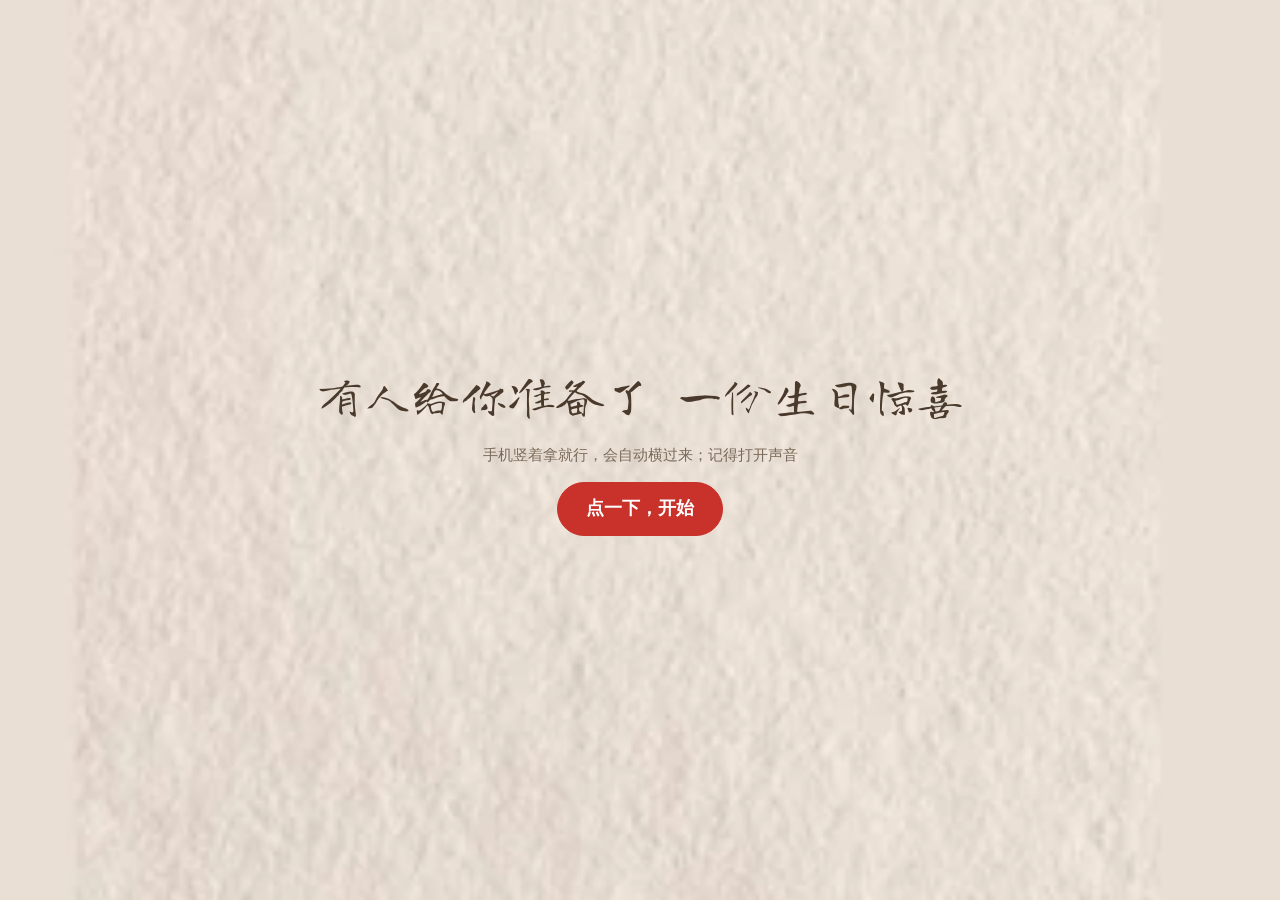
<file: index.html>
<!doctype html><html><head><meta charset=utf8><meta name=viewport content="width=device-width,initial-scale=1,viewport-fit=cover"><style>:root{color-scheme:light;box-sizing:border-box;padding-top:env(safe-area-inset-top,0px);padding-bottom:env(safe-area-inset-bottom,0px)}html{scroll-padding-top:env(safe-area-inset-top,0px)}body{margin:0;padding:0;font:14px -apple-system,BlinkMacSystemFont,sans-serif;background:#fff;color:#000}img{max-width:100%}[hidden]:not([hidden=until-found i]){display:none!important}</style></head><body>
<title>一份专属生日惊喜 · Happy Birthday</title>
<link rel="stylesheet" href="fonts/lc.css" media="print" onload="this.media='all'">
<meta name="claude:viewport-fit-sides" content="cover">
<style>
/* 布局：上面是 16:9 的实时预览（手机上吸顶），下面是当前这一关的配置卡片，底部固定「上一关 / 下一关」；电脑上左右两栏 */
:root{
  --bg:#f8f3ea; --card:#fffdf9; --fg:#241c18; --soft:#6b5b4f; --line:#e4d8c8; --field:#fbf7f0;
  --accent:#c8322a; --accent-ink:#ffffff; --accent-soft:#fbe6e4;
  --red:#c8322a; --ok:#2a7a52; --stage:#14110f; --shade:rgba(45,25,15,.14);
  --ui:-apple-system,BlinkMacSystemFont,"PingFang SC","Hiragino Sans GB","Noto Sans SC","Microsoft YaHei",sans-serif;
  --hand:"Long Cang","Kaiti SC","STKaiti","KaiTi",cursive;
}
@media (prefers-color-scheme: dark){
  :root:not([data-theme="light"]){ --bg:#11141b; --card:#1a1f29; --fg:#e7ebf3; --soft:#9aa4b7; --line:#2d3543; --field:#141922; --accent:#8fb0f2; --accent-ink:#0e1830; --accent-soft:#1f2b45; --red:#f0766e; --ok:#6fcf9b; --stage:#000; --shade:rgba(0,0,0,.4); color-scheme:dark; }
}
:root[data-theme="dark"]{ --bg:#11141b; --card:#1a1f29; --fg:#e7ebf3; --soft:#9aa4b7; --line:#2d3543; --field:#141922; --accent:#8fb0f2; --accent-ink:#0e1830; --accent-soft:#1f2b45; --red:#f0766e; --ok:#6fcf9b; --stage:#000; --shade:rgba(0,0,0,.4); color-scheme:dark; }
*,*::before,*::after{box-sizing:border-box}
html,body{min-height:100%}
body{background:var(--bg);color:var(--fg);font:15px/1.55 var(--ui);padding-left:max(16px,env(safe-area-inset-left,0px));padding-right:max(16px,env(safe-area-inset-right,0px));padding-block:12px 96px}
button,input,textarea{font:inherit;color:inherit}
button{cursor:pointer}
button:focus-visible,input:focus-visible,textarea:focus-visible,.tile:focus-visible{outline:3px solid var(--accent);outline-offset:2px}
.app{max-width:1120px;margin:0 auto;display:flex;flex-direction:column;gap:12px}
.top{display:flex;align-items:center;gap:10px;flex-wrap:wrap}
.top h1{margin:0;font-size:18px;font-weight:700;letter-spacing:.01em}
.top .saved{font-size:12px;color:var(--ok);margin-right:auto}
.btn{border:1px solid var(--line);background:var(--card);border-radius:10px;padding:8px 14px;font-weight:600;font-size:14px}
.btn.pri{background:var(--accent);border-color:var(--accent);color:var(--accent-ink)}
.btn.ghost{background:transparent}
.btn.danger{color:var(--red)}
.btn[disabled]{opacity:.4;cursor:default}
.steps{display:flex;gap:6px;overflow-x:auto;padding-bottom:2px;scrollbar-width:none}
.steps::-webkit-scrollbar{display:none}
.steps button{flex:none;border:1px solid var(--line);background:var(--card);border-radius:999px;padding:5px 11px;font-size:13px;color:var(--soft);white-space:nowrap}
.steps button[aria-current="true"]{background:var(--accent);border-color:var(--accent);color:var(--accent-ink);font-weight:600}
.steps button.off{text-decoration:line-through;opacity:.6}
.work{display:grid;gap:14px;grid-template-columns:minmax(0,1fr)}
.stagecol{position:sticky;top:env(safe-area-inset-top,0px);z-index:20;background:var(--bg);padding-bottom:8px;min-width:0}
.pv{position:relative;width:100%;aspect-ratio:16/9;max-width:100%;background:var(--stage);border-radius:10px;overflow:hidden;box-shadow:0 6px 18px var(--shade)}
.pv.dim::after{content:"这一关已关闭";position:absolute;inset:0;display:grid;place-items:center;background:rgba(15,17,21,.72);color:#fff;font-weight:600;z-index:40}
.still{position:absolute;inset:0;width:100%;height:100%;object-fit:contain;background:#efe7da url(fused/paper.webp);z-index:30}
.seg2{display:flex;gap:8px;flex-wrap:wrap}
.seg2 .btn[aria-pressed="true"]{background:var(--accent);border-color:var(--accent);color:var(--accent-ink)}
.pvbar{display:flex;gap:8px;align-items:center;margin-top:8px;flex-wrap:wrap}
.pvbar .note{font-size:12px;color:var(--soft);margin-left:auto}
.pvbar .btn{padding:5px 11px;font-size:13px}
.panel{min-width:0;display:flex;flex-direction:column;gap:12px}
.card{background:var(--card);border:1px solid var(--line);border-radius:12px;padding:14px;display:flex;flex-direction:column;gap:12px}
.card h2{margin:0;font-size:16px;display:flex;align-items:center;gap:8px;flex-wrap:wrap}
.card h2 small{font-weight:400;font-size:12px;color:var(--soft)}
.todo{margin:0;font-size:14px;color:var(--soft)}
.todo b{color:var(--fg)}
.fld{display:flex;flex-direction:column;gap:5px;min-width:0}
.fld label,.fld .lab{font-size:13px;font-weight:600}
.fld .hint{font-size:12px;color:var(--soft);margin:0}
.fld input[type=text],.fld input[type=number],.fld textarea{width:100%;border:1px solid var(--line);background:var(--field);border-radius:8px;padding:9px 10px;font-size:16px}
.fld textarea{resize:vertical;min-height:64px}
.cnt{font-size:12px;color:var(--soft);align-self:flex-end;font-variant-numeric:tabular-nums}
.row{display:flex;gap:10px;flex-wrap:wrap;align-items:flex-start}
.grow{flex:1 1 200px;min-width:0}
.tiles{display:flex;gap:8px;flex-wrap:wrap}
.tile .spin{position:absolute;inset:0;display:grid;place-items:center;background:rgba(255,255,255,.5)}.tile .spin::after{content:"";width:26px;height:26px;border-radius:50%;border:3px solid rgba(0,0,0,.15);border-top-color:var(--accent);animation:tspin .8s linear infinite}@keyframes tspin{to{transform:rotate(360deg)}}
.tile{position:relative;flex:none;width:92px;border:1.5px dashed var(--line);border-radius:10px;background:var(--field);overflow:hidden;display:grid;place-items:center;padding:0}
.tile .plus{font-size:28px;line-height:1;color:var(--accent);font-weight:300}
.tile .cap{font-size:11px;color:var(--soft);position:absolute;left:0;right:0;bottom:6px;text-align:center}
.tile img{position:absolute;inset:0;width:100%;height:100%;object-fit:cover}
.tile.has{border-style:solid;border-color:var(--accent)}
.tilewrap{display:flex;flex-direction:column;gap:4px;align-items:stretch;width:92px}
.tilewrap .ops{display:flex;gap:4px}
.tilewrap .ops button{flex:1;border:0;background:var(--accent-soft);color:var(--accent);border-radius:6px;font-size:12px;padding:3px 0}
.tilewrap .ops button.del{background:transparent;color:var(--red)}
.sub{border-top:1px solid var(--line);padding-top:12px;display:flex;flex-direction:column;gap:10px}
.sub h3{margin:0;font-size:14px}
.chk{display:flex;gap:8px;align-items:flex-start;font-size:14px}
.chk input{width:18px;height:18px;margin-top:2px;accent-color:var(--accent)}
.offbox{display:flex;flex-direction:column;gap:10px;align-items:flex-start}
.foot{position:fixed;left:0;right:0;bottom:0;z-index:30;background:var(--card);border-top:1px solid var(--line);padding:10px max(16px,env(safe-area-inset-right,0px)) calc(10px + env(safe-area-inset-bottom,0px)) max(16px,env(safe-area-inset-left,0px))}
.foot .in{max-width:1120px;margin:0 auto;display:flex;gap:10px;align-items:center}
.foot .pos{flex:1;text-align:center;font-size:13px;color:var(--soft);font-variant-numeric:tabular-nums}
.foot .btn{min-width:104px;padding:10px 14px}
@media (min-width:900px){
  .work{grid-template-columns:minmax(0,1.15fr) minmax(0,1fr);align-items:start}
  .stagecol{top:12px}
}
/* 大屏电脑：左边预览尽量大（沉浸感），右边配置窄一条、单独滚动 */
@media (min-width:1100px){
  .app{max-width:none}
  .work{grid-template-columns:minmax(0,1fr) clamp(300px,23vw,380px)}
  .pv{width:min(100%, calc((100vh - 190px) * 16 / 9))}
  .panel{position:sticky;top:12px;max-height:calc(100vh - 24px);overflow-y:auto;overscroll-behavior:contain;padding-right:4px;scrollbar-width:thin}
  .panel .card{padding:12px;gap:10px}
}
/* ---------- 播放器（预览里的那一层 UI） ---------- */
.frame{position:absolute;inset:0;background:#efe7da;overflow:hidden}
.frame iframe{position:absolute;inset:0;width:100%;height:100%;border:0;z-index:2;transition:opacity .35s}
.frame .peek{position:absolute;z-index:12;right:3%;bottom:5%;border:1px solid rgba(138,90,60,.24);padding:.4em .95em .45em;font:400 clamp(13px,2.4cqw,26px)/1.1 var(--hand);color:#4a3626;background:rgba(255,250,242,.95);border-radius:.3em;box-shadow:0 3px 10px rgba(60,35,10,.2);transform:rotate(-2deg);display:none;text-align:center;transition:opacity .25s,transform .3s,background .25s,box-shadow .25s,border-color .25s}
.frame .peek.idle{display:block;opacity:.76;padding:.34em .82em;font-size:clamp(11px,1.75cqw,18px);background:rgba(255,250,242,.78);-webkit-backdrop-filter:blur(4px);backdrop-filter:blur(4px);box-shadow:0 2px 8px rgba(60,35,10,.14);transform:none}
.frame .peek.idle:hover,.frame .peek.idle:active{opacity:1;background:rgba(255,250,242,.96)}
.frame .peek.on{display:block;opacity:1;border:1.5px solid rgba(200,50,42,.58);background:rgba(255,250,242,.98);box-shadow:0 6px 18px rgba(200,50,42,.24);transform:rotate(-2deg) scale(1.03);animation:peekPop .42s cubic-bezier(.2,.9,.3,1.25)}
@keyframes peekPop{0%{transform:scale(.92)}65%{transform:rotate(-2deg) scale(1.08)}100%{transform:rotate(-2deg) scale(1.03)}}
.frame .peek b{font-weight:400;color:#c8322a;margin-left:.25em}
.frame .peek small{display:block;font:500 clamp(9px,1.1cqw,12px)/1.25 var(--ui);color:#8a725e;margin-top:2px}
.frame .nextcatch{position:absolute;inset:0;z-index:11;display:none;cursor:pointer}
.frame .nextcatch.on{display:block}
.frame .wsp{position:absolute;z-index:13;right:3%;top:9%;margin:0;max-width:40%;padding:.4em .85em;border-radius:.45em;background:rgba(255,252,246,.6);color:#5b4636;font:400 clamp(10px,1.75cqw,21px)/1.45 var(--ui);pointer-events:none;opacity:0;transition:opacity .5s}
.frame .wsp.on{opacity:1}
.frame .wsp.bl{left:3%;right:auto;top:auto;bottom:6%}
.frame .ghint{position:absolute;z-index:15;left:0;right:0;bottom:6%;margin:0;text-align:center;font:400 clamp(11px,2.3cqw,26px)/1.2 var(--hand);color:#4a3f36;pointer-events:none;display:none}
.frame .ghint.on{display:block}
.frame .gcatch{position:absolute;inset:0;z-index:16;display:none}
.frame .gcatch.on{display:block}
.frame .ttl2{position:absolute;z-index:9;left:3%;top:4.5%;margin:0;font:400 clamp(13px,2.9cqw,36px)/1.2 var(--hand);color:#2a2622;opacity:0;pointer-events:none;transition:opacity .5s;text-shadow:0 0 8px rgba(255,250,242,.95),0 0 2px rgba(255,250,242,.95)}
.frame .ttl2.on{opacity:1}
.frame .endc{position:absolute;z-index:14;right:4.5%;bottom:3.5%;width:min(37%,460px);pointer-events:none;opacity:0;transform:translateY(18px) rotate(-3deg);transition:opacity .6s,transform .7s}
.frame .endc.on{opacity:1;transform:rotate(-3deg)}
.frame .endc .cardp{position:relative;padding:1.4em 1.5em 1.2em;min-height:7.2em;display:flex;align-items:center;justify-content:center;background:#fffaf0 repeating-linear-gradient(transparent 0 1.55em,rgba(150,120,90,.16) 1.55em calc(1.55em + 1px));box-shadow:0 10px 24px rgba(60,35,15,.22);color:#3e2a1a;font-size:clamp(9px,1.55cqw,20px)}
.frame .endc .cardp::before{content:"";position:absolute;left:50%;top:-.7em;width:5.5em;height:1.5em;transform:translateX(-50%) rotate(2deg);background:rgba(244,186,120,.72)}
.frame .endc p{margin:0;font-family:var(--hand);line-height:1.45;word-break:break-word;white-space:pre-wrap;text-align:center;color:#c8322a}
.frame .loading{position:absolute;inset:0;display:grid;place-items:center;color:#7d6a55;font-size:13px;z-index:1}
.pv,.fullbox{container-type:inline-size}
/* ---------- 全屏预览 ---------- */
.full{position:fixed;inset:0;z-index:100;background:#000;display:none;overscroll-behavior:contain;touch-action:none}
.full.on{display:block}
.fullbox{position:absolute;left:50%;top:50%;background:#000}
.full .x{position:absolute;z-index:5;width:30px;height:30px;padding:0;border:1.5px solid #e6d3bd;border-radius:50%;background:#fbf4ea;color:#8a5a3c;font:400 20px/26px Georgia,"Songti SC",serif;text-align:center;box-shadow:0 2px 6px rgba(60,35,20,.25);opacity:.88;cursor:pointer}
.full .x:active{opacity:1;transform:scale(.94)}
/* ---------- 裁剪弹窗与通用模态框（带滚动锁与防滚动穿透） ---------- */
body.modal-open{position:fixed;left:0;right:0;width:100%;overflow:hidden}
.modal{position:fixed;inset:0;z-index:90;background:rgba(10,12,18,.72);display:none;align-items:center;justify-content:center;padding:16px;overscroll-behavior:contain}
.modal.on{display:flex}
.sheet{background:var(--card);border-radius:14px;padding:14px;width:min(560px,100%);max-height:min(86vh,100%);overflow-y:auto;overscroll-behavior:contain;-webkit-overflow-scrolling:touch;display:flex;flex-direction:column;gap:10px}
/* ---------- 素材自由排版与米奇素材库样式 ---------- */
.le-list{display:flex;flex-direction:column;gap:6px;max-height:300px;overflow-y:auto;overscroll-behavior:contain;padding-right:2px}
.le-item{display:flex;align-items:center;gap:8px;padding:6px 8px;border:1px solid var(--line);border-radius:8px;background:var(--field);font-size:13px}
.le-item.sel{border-color:var(--accent);background:var(--accent-soft)}
.le-item.hid{opacity:.5}
.le-item .th{width:34px;height:34px;border-radius:6px;background:#efe7da;object-fit:contain;flex:none;border:1px solid rgba(0,0,0,.08)}
.le-item .nm{flex:1;min-width:0;overflow:hidden;text-overflow:ellipsis;white-space:nowrap;font-weight:600}
.le-item .acts{display:flex;gap:4px;flex:none}
.le-item .acts button{border:1px solid var(--line);background:var(--card);border-radius:6px;padding:3px 7px;font-size:12px;font-weight:600}
.le-item .acts button.pri{background:var(--accent);border-color:var(--accent);color:var(--accent-ink)}
.le-insp{border:1.5px solid var(--accent);background:var(--accent-soft);border-radius:10px;padding:10px;display:flex;flex-direction:column;gap:8px}
.le-insp .rrow{display:flex;align-items:center;gap:8px;font-size:12px;font-weight:600}
.le-insp .rrow span{width:64px;flex:none}
.le-insp .rrow input[type=range]{flex:1;accent-color:var(--accent)}
.le-insp .rrow em{font-style:normal;width:44px;text-align:right;font-variant-numeric:tabular-nums}
.lib-grid{display:grid;grid-template-columns:repeat(auto-fill,minmax(96px,1fr));gap:8px;max-height:52vh;overflow-y:auto;overscroll-behavior:contain;padding:4px 2px}
.lib-cell{border:1.5px solid var(--line);border-radius:10px;background:var(--field);padding:6px;display:flex;flex-direction:column;align-items:center;gap:4px;cursor:pointer;text-align:center}
.lib-cell:hover{border-color:var(--accent);background:var(--accent-soft)}
.lib-cell img{width:72px;height:72px;object-fit:contain;background:repeating-conic-gradient(rgba(0,0,0,.04) 0 25%,transparent 0 50%) 50%/12px 12px;border-radius:6px}
.lib-cell span{font-size:11px;line-height:1.25;color:var(--fg);display:-webkit-box;-webkit-line-clamp:2;-webkit-box-orient:vertical;overflow:hidden}
/* ---------- 导出与 GitHub 部署弹窗 ---------- */
.exp-status{padding:10px 12px;border-radius:10px;border:1px solid var(--line);background:var(--field);font-size:13px;line-height:1.5}
.exp-status.ok{border-color:#a3d9b8;background:#eef9f2;color:#1e5c3a}
.exp-status.warn{border-color:#f0c36d;background:#fff8e6;color:#7a4f01}
.exp-status.err{border-color:#f2b6b2;background:#fdf0ef;color:#9d241d}
.exp-safe{padding:9px 12px;border-radius:10px;border:1px solid #b6dec5;background:#f0faf4;color:#1c5938;font-size:12.5px;line-height:1.55}
.exp-urlbox{display:flex;gap:8px;align-items:center;flex-wrap:wrap;padding:10px;border-radius:10px;background:var(--card);border:1.5px solid #2a7a52}
.exp-urlbox input{flex:1 1 220px;min-width:0;border:0;background:transparent;font:600 13.5px/1.4 ui-monospace,SFMono-Regular,Menlo,monospace;color:#1c5938;padding:4px 2px}
.exp-card{border:1px solid var(--line);border-radius:12px;padding:12px;background:var(--field);display:flex;flex-direction:column;gap:8px}
.exp-card.main{border-color:var(--accent);background:var(--card)}
.exp-card h4{margin:0;font-size:14px;display:flex;align-items:center;justify-content:space-between;gap:8px;flex-wrap:wrap}
.exp-card h4 small{font-weight:500;font-size:12px;color:var(--soft)}
.exp-card .desc{margin:0;font-size:12.5px;color:var(--soft);line-height:1.5}
.exp-btns{display:flex;gap:8px;flex-wrap:wrap}
.exp-btns a.btn{text-decoration:none;display:inline-flex;align-items:center;justify-content:center}
.exp-steps{margin:0;padding-left:18px;font-size:12.5px;color:var(--fg);line-height:1.65}
.exp-code{margin:0;padding:10px;border-radius:8px;background:#1c1917;color:#f5ede0;font:12px/1.55 ui-monospace,SFMono-Regular,Menlo,monospace;overflow-x:auto;white-space:pre}
.exp-grid2{display:grid;grid-template-columns:1fr 1fr;gap:8px}
@media (max-width:520px){.exp-grid2{grid-template-columns:1fr}}
.exp-inp{width:100%;border:1px solid var(--line);background:var(--card);border-radius:8px;padding:7px 9px;font-size:13px;color:var(--fg)}
.sheet h3{margin:0;font-size:16px}
.sheet p{margin:0;font-size:13px;color:var(--soft)}
.cropbox{position:relative;margin:0 auto;overflow:hidden;background:#000;touch-action:none;border-radius:8px;cursor:grab}
.cropbox img{position:absolute;left:0;top:0;transform-origin:0 0;max-width:none;-webkit-user-drag:none;user-select:none;pointer-events:none}
.cropbox .guide{position:absolute;inset:0;pointer-events:none}
.cropbox .guide.ellipse{border-radius:50%;box-shadow:0 0 0 999px rgba(0,0,0,.5);border:2px dashed rgba(255,255,255,.9)}
.cropbox .guide.mask{background:rgba(0,0,0,.6);-webkit-mask-size:100% 100%;mask-size:100% 100%;-webkit-mask-repeat:no-repeat;mask-repeat:no-repeat;-webkit-mask-composite:xor;mask-composite:exclude}
.sheet input[type=range]{width:100%;accent-color:var(--accent)}
.sheet .acts{display:flex;gap:8px;justify-content:flex-end}
.toast{position:fixed;left:50%;bottom:calc(84px + env(safe-area-inset-bottom,0px));transform:translateX(-50%);z-index:120;background:rgba(20,24,34,.92);color:#fff;border-radius:999px;padding:8px 16px;font-size:13px;opacity:0;pointer-events:none;transition:opacity .3s;max-width:calc(100% - 32px);text-align:center}
.toast.on{opacity:1}
@media (prefers-reduced-motion:reduce){.frame iframe,.frame .wsp,.frame .ttl2,.frame .endc,.toast{transition:none}}

/* 生成链接 + 播放模式 */
.card.share h2{font-size:17px}
.sharebox{display:flex;flex-direction:column;gap:8px;margin-top:4px}
.sharebox input{width:100%;font-size:14px;padding:9px 10px;border:1px solid var(--line);border-radius:8px;background:var(--card);color:var(--fg)}
.sharebox .row{display:flex;gap:8px;flex-wrap:wrap}
.sharebox a.btn{text-decoration:none;display:inline-flex;align-items:center}
html.play .app{display:none}
html.play #fullx{display:none!important}
.playstart{position:fixed;inset:0;z-index:10000;display:flex;flex-direction:column;align-items:center;justify-content:center;gap:16px;padding:24px;text-align:center;background:#efe7da url(fused/paper.webp) center/cover;color:#4a3a2c}
.playstart .ptitle{margin:0;font-family:var(--hand);font-size:30px;font-size:clamp(26px,7.5vw,48px);line-height:1.3;white-space:pre-line}
.playstart .pmsg{margin:0;font-size:15px;color:#7a6a5a}
.playstart .pgo{font-size:18px;padding:12px 28px;border-radius:999px}
.card.share .warn{color:#b4432a}
.shareask .row{display:flex;gap:8px;flex-wrap:wrap}
.playstart .pbar{width:260px;max-width:70vw;height:6px;border-radius:9px;background:rgba(74,58,44,.15);overflow:hidden}
.playstart .pbar[hidden]{display:none}
.playstart .pbar i{display:block;height:100%;width:0;background:#c0573e;border-radius:9px;transition:width .3s}
.pspin{position:absolute;left:50%;top:50%;transform:translate(-50%,-50%);z-index:50;padding:10px 18px;border-radius:999px;background:rgba(40,30,20,.72);color:#fff;font-size:14px;white-space:nowrap;opacity:0;pointer-events:none;transition:opacity .3s}
.pspin.on{opacity:1}
.playstart .ptip{position:absolute;left:16px;right:16px;bottom:calc(18px + env(safe-area-inset-bottom,0px));margin:0;font-size:13px;color:#8a7a6a}
</style>

<div class="app">
  <div class="top">
    <h1 style="display:flex;align-items:center;gap:8px"><img src="mickey_icon.webp" alt="" style="width:28px;height:28px;object-fit:contain">生日网站配置台 · 米奇主题版</h1>
    <span class="saved" id="saved" aria-live="polite">改动会自动保存在这台设备上</span>
    <button class="btn" id="music" type="button" aria-pressed="true">音乐：开</button>
    <button class="btn" id="playAll" type="button">从头预览整站</button>
    <button class="btn pri" id="exportBtn" type="button">📦 导出 / 部署 (Cloudflare · GitHub)</button>
  </div>
  <nav class="steps" id="steps" aria-label="选择要配置的环节"></nav>
  <div class="work">
    <section class="stagecol" aria-label="这一关的效果预览">
      <div class="pv" id="pv"></div>
      <div class="pvbar">
        <button class="btn" id="replay" type="button">重播这一关</button>
        <button class="btn" id="zoom" type="button">横屏放大看</button>
        <button class="btn" id="leToggle" type="button" aria-pressed="false">✎ 自由排版 / 换素材</button>
        <button class="btn" id="leAddBtn" type="button">+ 加贴纸</button>
        <span class="note">预览可以直接点、直接拖</span>
      </div>
    </section>
    <section class="panel" id="panel"></section>
  </div>
</div>
<div class="foot"><div class="in">
  <button class="btn" id="prev" type="button">‹ 上一关</button>
  <span class="pos" id="pos"></span>
  <button class="btn pri" id="next" type="button">下一关 ›</button>
</div></div>

<div class="full" id="full"><div class="fullbox" id="fullbox"></div><button class="x" id="fullx" type="button" aria-label="关闭预览" title="关闭预览">×</button></div>
<div class="modal" id="crop" role="dialog" aria-modal="true" aria-labelledby="cropT">
  <div class="sheet">
    <h3 id="cropT">调整照片位置</h3>
    <p id="cropTip">拖动照片、双指或滑块缩放，框里的就是最后显示的部分。</p>
    <div class="cropbox" id="cropbox"><img id="cropimg" alt=""><div class="guide" id="cropguide"></div></div>
    <input type="range" id="cropz" min="100" max="400" value="100" aria-label="缩放">
    <div class="acts"><button class="btn" id="cropNo" type="button">取消</button><button class="btn pri" id="cropOk" type="button">用这张</button></div>
  </div>
</div>
<div class="modal" id="libModal" role="dialog" aria-modal="true" aria-labelledby="libT">
  <div class="sheet" style="width:min(680px,100%)">
    <div style="display:flex;align-items:center;justify-content:space-between;gap:8px">
      <h3 id="libT">选择或上传替换素材</h3>
      <button class="btn" id="libClose" type="button" style="padding:4px 10px">关闭 ×</button>
    </div>
    <p id="libTip">点选下方米奇素材库中的任意贴纸/道具/相框，或从电脑上传你的自定义透明 PNG / 照片。</p>
    <div class="seg2" id="libTabs"></div>
    <div class="lib-grid" id="libGrid"></div>
    <div class="acts" style="justify-content:space-between;align-items:center;border-top:1px solid var(--line);padding-top:10px">
      <button class="btn pri" id="libUpload" type="button">+ 从电脑上传自定义图片 (PNG/JPG)</button>
      <button class="btn" id="libCancel" type="button">取消</button>
    </div>
  </div>
</div>
<div class="modal" id="exportModal" role="dialog" aria-modal="true" aria-labelledby="expT">
  <div class="sheet" style="width:min(680px,100%)">
    <div style="display:flex;align-items:center;justify-content:space-between;gap:8px">
      <h3 id="expT">📦 导出并部署到 Cloudflare Pages / GitHub</h3>
      <button class="btn" id="expClose" type="button" style="padding:4px 10px">关闭 ×</button>
    </div>
    <div class="exp-safe">
      <b>🔒 朋友打开绝不会看到配置页面：</b>导出的网址已隐藏全部配置后台与编辑按钮，并兼容 Cloudflare Pages（<code>*.pages.dev</code> 零统计报错）。朋友手机点开后自动横屏全屏播放，每关结束后<b>点画面空白处或右下角小纸条都能直接跳下一关</b>！
    </div>
    <div class="exp-status" id="expStatus">正在打包全部配置与照片…</div>
    <div class="exp-card main">
      <h4><span>方式一：☁️ Cloudflare Pages 绑定 GitHub 自动更新（最省心）</span><small id="expSshBadge">正在检测本机 GitHub 连接…</small></h4>
      <p class="desc">先把最新纯播放版一键推到你的 GitHub 仓库，再在 Cloudflare Pages 绑定该仓库即可生成 <code>*.pages.dev</code> 地址（国内访问更快；以后改完再点一次按钮就会自动同步更新线上地址）。</p>
      <div class="exp-grid2">
        <div class="fld"><label for="expGhUser" style="font-size:12px">GitHub 用户名</label><input class="exp-inp" id="expGhUser" type="text" placeholder="例如：KIM115-git"></div>
        <div class="fld"><label for="expGhRepo" style="font-size:12px">仓库名</label><input class="exp-inp" id="expGhRepo" type="text" placeholder="birthday-gift-26"></div>
      </div>
      <div class="fld">
        <span class="lab" style="font-size:12px">推送版本选择</span>
        <div class="seg2" id="expModeSeg">
          <button class="btn" type="button" data-mode="full" aria-pressed="true" style="font-size:12.5px;padding:6px 10px">复刻原站完整版（含配置台 + 第9关生成地址，配 Cloudflare KV）</button>
          <button class="btn" type="button" data-mode="player" aria-pressed="false" style="font-size:12.5px;padding:6px 10px">纯享直达版（打开主页直接播放，免配 KV）</button>
        </div>
      </div>
      <div class="exp-btns">
        <button class="btn pri" id="expPublish" type="button">🚀 一键推送最新版到 GitHub</button>
        <a class="btn" href="https://dash.cloudflare.com/" target="_blank" rel="noopener">☁️ 打开 Cloudflare 控制台</a>
        <a class="btn" id="expPreview" href="play.html" target="_blank" rel="noopener">▶ 本地试玩纯享版</a>
      </div>
      <ol class="exp-steps" id="expCfSteps">
        <li>打开 Cloudflare 控制台 → <b>Workers &amp; Pages</b> → <b>Create</b> → 切到 <b>Pages</b> → <b>Connect to Git</b>，选仓库 <code>birthday-gift-26</code>（Build command 与 Output directory 均留空，点 <b>Save and Deploy</b>）。</li>
        <li>若选「<b>复刻原站完整版</b>」：在 Cloudflare <b>Storage &amp; Databases → KV</b> 新建一个免费命名空间，再回到 Pages 项目 <b>Settings → Bindings → Add → KV namespace</b>，Variable name 填 <code>SITES</code> 并保存，重新部署后即可在第 9 关点「生成地址」秒出 <code>/?s=随机码</code>！</li>
        <li>若选「<b>纯享直达版</b>」：无需绑定 KV，部署好后主页地址本身就是纯享播放版，直接发给朋友即可。</li>
      </ol>
      <div id="expPubBox" hidden style="display:flex;flex-direction:column;gap:8px">
        <div class="exp-urlbox">
          <input id="expLiveUrl" type="text" readonly value="">
          <button class="btn pri" id="expCopyUrl" type="button" style="padding:6px 12px;font-size:13px">📋 复制链接</button>
          <a class="btn" id="expOpenLive" href="#" target="_blank" rel="noopener" style="padding:6px 12px;font-size:13px">打开链接</a>
        </div>
        <div class="exp-status warn" id="expPubHint" hidden></div>
        <div class="exp-btns" id="expPubActions" hidden>
          <a class="btn pri" href="https://dash.cloudflare.com/" target="_blank" rel="noopener">☁️ 去 Cloudflare Pages 绑定 / 部署</a>
          <a class="btn" id="expSettingsBtn" href="#" target="_blank" rel="noopener">⚙ 或开启 GitHub Pages</a>
          <a class="btn pri" id="expCreateBtn" href="#" target="_blank" rel="noopener" hidden>+ 前往 GitHub 新建该仓库</a>
        </div>
      </div>
    </div>
    <div class="exp-card">
      <h4><span>方式二：直接下载压缩包上传 Cloudflare Pages（Direct Upload，不连 Git）</span><small id="expZipSz"></small></h4>
      <p class="desc">不想绑定 GitHub 时，在 Cloudflare 控制台选 <b>Workers &amp; Pages → Create → Pages → Direct Upload</b>，直接拖入下方 <b>.zip 压缩包</b>（或本地 <code>dist-github/</code> 文件夹，单文件最大 5.1 MB，远低于 Cloudflare 25 MB 限制）即可秒出网址！</p>
      <div class="exp-btns">
        <a class="btn pri" id="expDlZip" href="api/download/github.zip" download="mickey-birthday-pages.zip">⬇ 下载 Cloudflare 完整部署包 (.zip)</a>
        <a class="btn" id="expDlSingle" href="api/download/single.html" download="index.html">⬇ 单文件离线版 index.html (<span id="expSingleSz"></span>)</a>
      </div>
    </div>
    <div class="exp-card">
      <h4><span>开屏欢迎页文案（朋友手机点开第一眼看到的）</span><button class="btn" id="expRebuild" type="button" style="padding:4px 10px;font-size:12px">↻ 保存文案并重新打包</button></h4>
      <div class="exp-grid2">
        <div class="fld"><label for="expTitle" style="font-size:12px">主标题</label><textarea class="exp-inp" id="expTitle" rows="2" style="min-height:48px"></textarea></div>
        <div class="fld"><label for="expSub" style="font-size:12px">底部提示语</label><textarea class="exp-inp" id="expSub" rows="2" style="min-height:48px"></textarea></div>
      </div>
    </div>
    <details class="exp-card">
      <summary style="cursor:pointer;font-weight:700;font-size:13px">高级选项：查看手动 Git 推送命令</summary>
      <div style="display:flex;flex-direction:column;gap:8px;margin-top:8px">
        <div class="exp-btns">
          <button class="btn" id="expCopyGit" type="button">📋 复制 Git 命令</button>
        </div>
        <pre class="exp-code" id="expGitCmd"></pre>
        <p class="desc" id="expPagesUrl"></p>
      </div>
    </details>
    <div class="acts">
      <button class="btn" id="expDone" type="button">关闭窗口</button>
    </div>
  </div>
</div>
<input type="file" id="picker" accept="image/*" hidden>
<input type="file" id="libPicker" accept="image/*" hidden>
<audio id="bgm" src="bgm_head.mp3" preload="auto"></audio>
<div class="toast" id="toast" role="status"></div>

<script>
"use strict";
/* ============ 环节表 ============ */
var SEGS = [
  {id:"open",   name:"拆礼物 · 许愿", file:"s_open.html"},
  {id:"pola",   name:"拍立得 · 插蛋糕", file:"s_ideas.html", tab:"combo", h:"今天的寿星。", en:"给寿星拍一张"},
  {id:"film",   name:"拉胶卷", file:"s_film.html", en:"拉开我们的胶卷"},
  {id:"trip",   name:"旅行地图", file:"s_trip.html", opt:true, en:"下一卷，去更远的地方拍"},
  {id:"wish",   name:"刮刮乐", file:"s_luck.html", tab:"ticket", h:"先刮三张好运。", en:"先给以后刮个好运"},
  {id:"coupon", name:"老虎机抽券", file:"s_luck.html", tab:"coupon", h:"寿星专属券，拉一下就有。", en:"再领几张寿星专属券"},
  {id:"kids",   name:"我们的合影", file:"s_ideas.html", tab:"kids", opt:true, h:"一个你，一个我。", en:"再翻翻，我们的合影"},
  {id:"cake",   name:"拼贴蛋糕", file:"s_cake.html", opt:true, en:"最后，给你拼一个蛋糕"},
  {id:"gift",   name:"礼物到了", file:"s_ideas.html", tab:"arrive", opt:true, en:"叮咚——有人按门铃"}
];
var DEF = {
  wish:["财运滚滚来", "越来越好看", "身材越来越好"],
  coupons:["专业按摩券", "免吵架券", "空白万能券"],
  trip:["悉尼", "孟买", "开普敦", "开罗", "巴黎", "纽约", "里约", "洛杉矶"],
  strips:[["purple", "第 1 条 · 最底层（建议 40–70 字）", 80, "这一年辛苦啦。往后的每一个生日，我都想陪你一起过：一起吃蛋糕、一起许愿，一起把日子过成我们喜欢的样子。"], ["red", "第 2 条（建议 20–40 字）", 46, "如果偶尔累了，就停下来歇一歇，不用一直那么厉害，我一直都在。"], ["yellow", "第 3 条 · 左边斜的（建议 8–14 字）", 18, "新的一岁，想要的都会来。"], ["pinkd", "第 4 条 · 右边斜的（建议 4–10 字）", 12, "有你真好～"], ["green", "第 5 条（建议 10–24 字）", 28, "今天你最大，想吃什么都可以～"], ["pink", "第 6 条 · 最顶层（建议 2–7 字）", 9, "生日快乐呀！"]]
};
SEGS[1].wp = "bl";
function blank(){ return {age:21, on:{trip:true, kids:true, cake:true, gift:true}, film:["", "", ""], trip:[0, 1, 2].map(function(){ return {city:"", l:""}; }), wish:["", "", ""], coupons:["", "", ""], cakeMode:"default", cake:{purple:"", red:"", yellow:"", pinkd:"", green:"", pink:""}, card:"", door:"", coverFrame:"party", tripMap:"world", home:"", bp:{a:"", b:"", f:""}, layout:{}, exportMeta:{title:"有人给你准备了\n一份生日惊喜", sub:"手机竖着拿就行，会自动横过来；记得打开声音", ghUser:"", ghRepo:""}, lastLink:null}; }

/* ============ 存储：文字在 localStorage，照片在 IndexedDB；存不了就只留在内存里 ============ */
var state = blank(), IMG = {}, cur = 0, db = null;
function loadState(){ try { var s = JSON.parse(localStorage.getItem("bdaykit.v1") || "null"); if (s) { var b = blank(); Object.keys(b).forEach(function(k){ if (s[k] != null) b[k] = s[k]; }); b.coupons = b.coupons.map(function(x){ return typeof x === "string" ? x : (x && x.t) || ""; }); state = b; } cur = Math.max(0, Math.min(SEGS.length - 1, +(localStorage.getItem("bdaykit.cur") || 0))); } catch(e) {} }
var saveT = 0;
function saveState(){ clearTimeout(saveT); saveT = setTimeout(function(){ try { localStorage.setItem("bdaykit.v1", JSON.stringify(state)); localStorage.setItem("bdaykit.cur", String(cur)); flashSaved(); } catch(e) {} }, 250); }
function flashSaved(){ var el = document.getElementById("saved"); el.textContent = "已自动保存 ✓"; clearTimeout(flashSaved.t); flashSaved.t = setTimeout(function(){ el.textContent = "改动会自动保存在这台设备上"; }, 1600); }
function openDB(){ return new Promise(function(res){ try { var r = indexedDB.open("bdaykit", 1); r.onupgradeneeded = function(){ r.result.createObjectStore("img"); }; r.onsuccess = function(){ db = r.result; res(); }; r.onerror = function(){ res(); }; } catch(e) { res(); } }); }
function loadImgs(){ return new Promise(function(res){ if (!db) return res(); try { var tx = db.transaction("img"), st = tx.objectStore("img"), rq = st.openCursor(); rq.onsuccess = function(){ var c = rq.result; if (c) { IMG[c.key] = c.value; c.continue(); } else res(); }; rq.onerror = function(){ res(); }; } catch(e) { res(); } }); }
function putImg(key, rec){ if (rec) IMG[key] = rec; else delete IMG[key]; derived = {}; try { if (db) { var st = db.transaction("img", "readwrite").objectStore("img"); if (rec) st.put(rec, key); else st.delete(key); } } catch(e) {} flashSaved(); }

/* ============ 小工具 ============ */
function $(id){ return document.getElementById(id); }
function h(tag, attrs, kids){ var e = document.createElement(tag); if (attrs) Object.keys(attrs).forEach(function(k){ if (k === "class") e.className = attrs[k]; else if (k === "text") e.textContent = attrs[k]; else if (k === "html") e.innerHTML = attrs[k]; else if (k.slice(0, 2) === "on") e.addEventListener(k.slice(2), attrs[k]); else if (attrs[k] != null && attrs[k] !== false) e.setAttribute(k, attrs[k]); }); (kids || []).forEach(function(c){ if (c) e.appendChild(typeof c === "string" ? document.createTextNode(c) : c); }); return e; }
function toast(t){ var e = $("toast"); e.textContent = t; e.classList.add("on"); clearTimeout(toast.t); toast.t = setTimeout(function(){ e.classList.remove("on"); }, 2600); }
function clean(s){ return String(s || "").replace(/[\x00-\x1f]/g, " ").split(String.fromCharCode(8232)).join(" ").split(String.fromCharCode(8233)).join(" "); }
function loadImage(src){ return new Promise(function(res, rej){ var i = new Image(); i.onload = function(){ res(i); }; i.onerror = function(){ rej(new Error("img")); }; i.src = src; }); }
function canvas(w, hh){ var c = document.createElement("canvas"); c.width = Math.round(w); c.height = Math.round(hh); return c; }
function segOn(s){ return !s.opt || state.on[s.id] !== false; }

/* ============ 选照片 → 压缩 → 自动居中裁剪 ============ */
var KIND = {
  film: {asp:408 / 293, w:816, crop:true, tip:"框里的部分会铺满胶卷格。"},
  pola: {asp:1, w:600, crop:true, tip:"脸放在中间就好。"},
  cover:{free:true, w:1200},
  kidL:{asp:1, w:900, crop:true, tip:"框里的部分会放进拍立得。"}, kidR:{asp:1, w:900, crop:true, tip:"框里的部分会放进拍立得。"},
  trip:{asp:4 / 3, w:900, crop:true, flex:true, tip:"框里的部分会放进旅行相册。"}
};
/* 旅行照片：横的裁成 4:3，竖的裁成 3:4（按原图方向） */
function aspOf(rec){ var k = KIND[rec.kind]; return k.flex ? (rec.iw >= rec.ih ? 4 / 3 : 3 / 4) : k.asp; }
var pickCb = null;
$("picker").addEventListener("change", function(){ var f = this.files && this.files[0]; this.value = ""; if (f && pickCb) pickCb(f); });
var BUSY = {};
function pick(key, kind, after){
  var y0 = window.scrollY, back = function(){ window.scrollTo(0, y0); setTimeout(function(){ window.scrollTo(0, y0); }, 60); };
  pickCb = function(file){
    var url = URL.createObjectURL(file); BUSY[key] = url; draw(); back();
    var done = function(){ delete BUSY[key]; URL.revokeObjectURL(url); };
    var dec = loadImage(url).then(function(im){ return {s:im, w:im.naturalWidth, h:im.naturalHeight}; }).catch(function(){ if (!window.createImageBitmap) throw 0; return createImageBitmap(file).then(function(bm){ return {s:bm, w:bm.width, h:bm.height}; }); });
    dec.then(function(d){
      var max = 1400, sc = Math.min(1, max / Math.max(d.w, d.h));
      var c = canvas(d.w * sc, d.h * sc); c.getContext("2d").drawImage(d.s, 0, 0, c.width, c.height);
      var rec = {kind:kind, src:c.toDataURL("image/jpeg", .86), iw:c.width, ih:c.height, cx:.5, cy:c.height > c.width ? .42 : .5, z:1};
      return render(rec).catch(function(e){ console.warn(e); if (!rec.out) rec.out = rec.src; }).then(function(){ done(); putImg(key, rec); after(); back(); });
    }, function(){ done(); draw(); toast("这张照片打不开，换一张 JPG 或 PNG 试试"); });
  };
  $("picker").click();
}
function srcRect(rec, asp){ var fw = 1, fh = 1 / asp, s0 = Math.max(fw / rec.iw, fh / rec.ih); var s = s0 * rec.z, sw = fw / s, sh = fh / s;
  var cx = Math.max(sw / 2, Math.min(rec.iw - sw / 2, rec.cx * rec.iw)), cy = Math.max(sh / 2, Math.min(rec.ih - sh / 2, rec.cy * rec.ih)); return [cx - sw / 2, cy - sh / 2, sw, sh]; }
function cropOut(rec, im, asp, w){ var r = srcRect(rec, asp), c = canvas(w, w / asp); c.getContext("2d").drawImage(im, r[0], r[1], r[2], r[3], 0, 0, c.width, c.height); return c; }

/* 设备上直接跑的小模型：找人脸、把人从背景里抠出来。照片不会离开这台设备。 */
var MPI = {};
function loadScript(src){ return new Promise(function(res, rej){ var s = document.createElement("script"); s.src = src; s.onload = res; s.onerror = rej; document.head.appendChild(s); }); }
var MPQ = Promise.resolve();
function mp(kind){ if (!MPI[kind]) MPI[kind] = MPQ = MPQ.catch(function(){}).then(function(){ window.Module = undefined; return loadScript("mp/" + (kind === "ss" ? "selfie_segmentation" : "face_detection") + ".js"); }).then(function(){ var opt = {locateFile:function(f){ return "mp/" + f + (/\.(binarypb|tflite)$/.test(f) ? ".wasm" : ""); }}, o = kind === "ss" ? new SelfieSegmentation(opt) : new FaceDetection(opt); o.setOptions(kind === "ss" ? {modelSelection:0} : {model:"short", minDetectionConfidence:.4}); return o.initialize().then(function(){ window.Module = undefined; return o; }); }); return MPI[kind]; }
function soft(p, ms){ return Promise.race([p, new Promise(function(r){ setTimeout(function(){ r(null); }, ms); })]).catch(function(){ return null; }); }
function segment(im){ return soft(mp("ss").then(function(s){ return new Promise(function(res){ s.onResults(function(r){ var k = Math.min(1, 512 / Math.max(im.naturalWidth, im.naturalHeight)), c = canvas(im.naturalWidth * k, im.naturalHeight * k), g = c.getContext("2d"); g.drawImage(r.segmentationMask, 0, 0, c.width, c.height);
  var d = g.getImageData(0, 0, c.width, c.height), p = d.data, opaque = true, i; for (i = 3; i < p.length; i += 4) if (p[i] < 250) { opaque = false; break; } if (opaque) { for (i = 0; i < p.length; i += 4) p[i + 3] = p[i]; g.putImageData(d, 0, 0); } res(c); }); s.send({image:im}); }); }), 25000); }
function findFace(im){ return soft(mp("fd").then(function(f){ return new Promise(function(res){ f.onResults(function(r){ var d = r.detections && r.detections[0]; if (!d) return res(null); var b = d.boundingBox, W = im.naturalWidth, H = im.naturalHeight; var lm = d.landmarks || [], ey = lm.length >= 2 ? [[lm[0].x * W, lm[0].y * H], [lm[1].x * W, lm[1].y * H]] : null; res({cx:b.xCenter * W, cy:b.yCenter * H, w:b.width * W, h:b.height * H, eyes:ey}); }); f.send({image:im}); }); }), 8000); }
function alphaBox(c){ var k = 96 / c.width, w = 96, hh = Math.max(1, Math.round(c.height * k)), t = canvas(w, hh), g = t.getContext("2d"); g.drawImage(c, 0, 0, w, hh); var d = g.getImageData(0, 0, w, hh).data, x0 = w, y0 = hh, x1 = -1, y1 = -1, n = 0;
  for (var y = 0; y < hh; y++) for (var x = 0; x < w; x++) if (d[(y * w + x) * 4 + 3] > 120) { n++; if (x < x0) x0 = x; if (x > x1) x1 = x; if (y < y0) y0 = y; if (y > y1) y1 = y; }
  if (x1 < 0) return null; return {x:x0 / w, y:y0 / hh, w:(x1 - x0 + 1) / w, h:(y1 - y0 + 1) / hh, area:n / (w * hh)}; }
function cutPerson(im){ return Promise.all([cutPerson0(im), findFace(im)]).then(function(a){ return a[0] && (a[0].area >= .3 || a[1]) ? a[0] : null; }); }
function cutPerson0(im){ return segment(im).then(function(mask){ if (!mask) return null; var bb = alphaBox(mask); if (!bb || bb.area < .04 || bb.area > .96) return null;
  var W = im.naturalWidth, H = im.naturalHeight, pad = .012, x = Math.max(0, bb.x - pad) * W, y = Math.max(0, bb.y - pad) * H, w = Math.min(W - x, (bb.w + 2 * pad) * W), hh = Math.min(H - y, (bb.h + 2 * pad) * H), sc = Math.min(1, 700 / Math.max(w, hh));
  var c = canvas(w * sc, hh * sc), g = c.getContext("2d"); g.imageSmoothingQuality = "high"; g.drawImage(mask, x * mask.width / W, y * mask.height / H, w * mask.width / W, hh * mask.height / H, 0, 0, c.width, c.height);
  var d = g.getImageData(0, 0, c.width, c.height), p = d.data; for (var i = 3; i < p.length; i += 4) { var a = (p[i] - 105) * 2.8; p[i] = a < 0 ? 0 : a > 255 ? 255 : a; } g.putImageData(d, 0, 0);
  g.globalCompositeOperation = "source-in"; g.drawImage(im, x, y, w, hh, 0, 0, c.width, c.height); g.globalCompositeOperation = "source-over"; return {c:c, x:x, y:y, sc:sc, area:bb.area}; }); }
/* 小时候照片：抠出来的人 + 一圈白色描边；抠不出人就整张照片加白边 */
function outlined(pc){ var W = 420, H = 734, pad = 30, s = Math.min((W - 2 * pad) / pc.width, (H - 2 * pad) / pc.height), w = pc.width * s, hh = pc.height * s, x = (W - w) / 2, y = (H - hh) / 2, out = canvas(W, H), g = out.getContext("2d");
  var sil = canvas(W, H), sg = sil.getContext("2d"); sg.drawImage(pc, x, y, w, hh); sg.globalCompositeOperation = "source-in"; sg.fillStyle = "#fbf9f4"; sg.fillRect(0, 0, W, H);
  for (var a = 0; a < 28; a++) g.drawImage(sil, Math.cos(a / 28 * 6.2832) * 11, Math.sin(a / 28 * 6.2832) * 11); g.drawImage(sil, 0, 0); g.drawImage(pc, x, y, w, hh); return out.toDataURL("image/png"); }
function framed(im){ var W = 420, H = 734, pad = 34, s = Math.min((W - 2 * pad) / im.naturalWidth, (H - 2 * pad) / im.naturalHeight), w = im.naturalWidth * s, hh = im.naturalHeight * s, x = (W - w) / 2, y = (H - hh) / 2, out = canvas(W, H), g = out.getContext("2d");
  g.fillStyle = "#fbf9f4"; g.fillRect(x - 12, y - 12, w + 24, hh + 24); g.drawImage(im, x, y, w, hh); return out.toDataURL("image/png"); }
var FM = null;
function faceSlot(){ if (!FM) FM = loadImage("d/facemask.webp").then(function(m){ var c = canvas(m.naturalWidth, m.naturalHeight); c.getContext("2d").drawImage(m, 0, 0); var b = alphaBox(c); if (!b || b.area > .96) return {cx:.5, cy:.52, w:.6}; return {cx:b.x + b.w / 2, cy:b.y + b.h / 2, w:b.w}; }).catch(function(){ return {cx:.5, cy:.52, w:.6}; }); return FM; }
/* 眼睛在裁好的方形照片里的位置（0~1）；没找到眼睛就不给墨镜 */
function eyesOut(rec){ rec.eo = null; if (!rec.eyes) return; var r = srcRect(rec, 1), e = rec.eyes.map(function(p){ return [(p[0] - r[0]) / r[2], (p[1] - r[1]) / r[3]]; });
  if (e.every(function(p){ return p[0] > .03 && p[0] < .97 && p[1] > .03 && p[1] < .97; })) rec.eo = e; }
function render(rec){
  var k = KIND[rec.kind];
  return loadImage(rec.src).then(function(im){
    if (k.free) { var sc = Math.min(1, k.w / Math.max(rec.iw, rec.ih)), c0 = canvas(rec.iw * sc, rec.ih * sc); c0.getContext("2d").drawImage(im, 0, 0, c0.width, c0.height); rec.out = c0.toDataURL("image/jpeg", .84); rec.o = rec.iw >= rec.ih ? "l" : "p"; return; }
    if (rec.kind === "film") { rec.out = cropOut(rec, im, k.asp, k.w).toDataURL("image/jpeg", .86); return; }
    if (rec.kind === "kidL" || rec.kind === "kidR") { rec.out = cropOut(rec, im, 1, k.w).toDataURL("image/jpeg", .86); return; }
    if (rec.kind === "trip") { var a = aspOf(rec); rec.out = cropOut(rec, im, a, a >= 1 ? k.w : k.w * .75).toDataURL("image/jpeg", .86); rec.o = a >= 1 ? "l" : "p"; return; }
    if (rec.kind === "pola") { if (rec.manual) { rec.out = cropOut(rec, im, 1, k.w).toDataURL("image/jpeg", .86); eyesOut(rec); return; }
      return findFace(im).then(function(f){ if (f) { var Sd = f.w / .42; rec.z = Math.max(1, Math.min(rec.iw, rec.ih) / Sd); rec.cx = f.cx / rec.iw; rec.cy = (f.cy + f.h * .06) / rec.ih; rec.face = 1; rec.eyes = f.eyes; } else rec.eyes = null;
        rec.out = cropOut(rec, im, 1, k.w).toDataURL("image/jpeg", .86); eyesOut(rec); }); }
    if (rec.kind === "cover") return Promise.all([cutPerson(im), findFace(im)]).then(function(a){ var cu = a[0], f = a[1];
      if (cu) { rec.out = cu.c.toDataURL("image/png"); rec.cut = {ok:1, face:f ? {cx:(f.cx - cu.x) * cu.sc, cy:(f.cy - cu.y) * cu.sc, w:f.w * cu.sc} : null}; return; }
      if (f) { rec.cx = f.cx / rec.iw; rec.cy = f.cy / rec.ih; rec.z = Math.max(1, Math.min(rec.iw, rec.ih * 220 / 236) / (f.w * 1.7)); } rec.cut = {ok:0}; rec.out = cropOut(rec, im, 220 / 236, 330).toDataURL("image/jpeg", .86); });
    return cutPerson(im).then(function(cu){ rec.cut = {ok:cu ? 1 : 0}; rec.out = cu ? outlined(cu.c) : framed(im); });
  });
}

/* ============ 弹窗滚动锁（防止滚动穿透 + 记录还原 scrollTop） ============ */
var __lockY = 0, __locked = false;
function lockScroll(on){
  if (on) {
    if (!__locked) {
      __lockY = window.scrollY || document.documentElement.scrollTop || 0;
      __locked = true;
      document.body.style.top = -__lockY + "px";
      document.body.classList.add("modal-open");
    }
  } else {
    var anyOpen = document.querySelector(".modal.on, .full.on, .wall-modal");
    if (anyOpen || !__locked) return;
    __locked = false;
    document.body.classList.remove("modal-open");
    document.body.style.top = "";
    window.scrollTo(0, __lockY);
  }
}
["crop", "libModal", "exportModal", "full"].forEach(function(id){
  var el = $(id); if (!el) return;
  el.addEventListener("wheel", function(e){
    var sh = e.target.closest && e.target.closest(".sheet, .lib-grid, .le-list");
    if (!sh) e.preventDefault();
  }, {passive:false});
  el.addEventListener("touchmove", function(e){
    var sh = e.target.closest && e.target.closest(".sheet, .lib-grid, .le-list");
    if (!sh) e.preventDefault();
  }, {passive:false});
});

/* ============ 裁剪弹窗 ============ */
var CR = null;
function openCrop(key, after){
  var rec = IMG[key]; if (!rec) return; var k = KIND[rec.kind]; if (!k.crop) return;
  var box = $("cropbox"), img = $("cropimg"), guide = $("cropguide");
  var asp = aspOf(rec), maxW = Math.min(520, window.innerWidth - 60), maxH = window.innerHeight * .55, fw = maxW, fh = fw / asp; if (fh > maxH) { fh = maxH; fw = fh * asp; }
  box.style.width = fw + "px"; box.style.height = fh + "px"; $("cropTip").textContent = k.tip + " 拖动照片，双指或用滑块缩放。";
  guide.className = "guide" + (k.ellipse ? " ellipse" : k.mask ? " mask" : ""); guide.style.webkitMaskImage = guide.style.maskImage = k.mask ? "url(" + k.mask + "), linear-gradient(#000,#000)" : "";
  CR = {key:key, rec:rec, k:k, fw:fw, fh:fh, cx:rec.cx * rec.iw, cy:rec.cy * rec.ih, z:rec.z, s0:Math.max(fw / rec.iw, fh / rec.ih), after:after, pts:{}};
  img.src = rec.src; $("cropz").value = Math.round(rec.z * 100); cropDraw(); $("crop").classList.add("on"); lockScroll(true);
}
function cropDraw(){ var c = CR, s = c.s0 * c.z, sw = c.fw / s, sh = c.fh / s; c.cx = Math.max(sw / 2, Math.min(c.rec.iw - sw / 2, c.cx)); c.cy = Math.max(sh / 2, Math.min(c.rec.ih - sh / 2, c.cy));
  $("cropimg").style.width = c.rec.iw + "px"; $("cropimg").style.transform = "translate(" + (c.fw / 2 - c.cx * s) + "px," + (c.fh / 2 - c.cy * s) + "px) scale(" + s + ")"; }
(function(){
  var box = $("cropbox");
  box.addEventListener("pointerdown", function(e){ if (!CR) return; box.setPointerCapture(e.pointerId); CR.pts[e.pointerId] = [e.clientX, e.clientY]; });
  box.addEventListener("pointermove", function(e){ if (!CR || !CR.pts[e.pointerId]) return; var ids = Object.keys(CR.pts), p = CR.pts[e.pointerId], s = CR.s0 * CR.z;
    if (ids.length === 1) { CR.cx -= (e.clientX - p[0]) / s; CR.cy -= (e.clientY - p[1]) / s; }
    else { var o = CR.pts[ids[0] == e.pointerId ? ids[1] : ids[0]], d0 = Math.hypot(p[0] - o[0], p[1] - o[1]), d1 = Math.hypot(e.clientX - o[0], e.clientY - o[1]); if (d0 > 8) { CR.z = Math.max(1, Math.min(4, CR.z * d1 / d0)); $("cropz").value = Math.round(CR.z * 100); } }
    CR.pts[e.pointerId] = [e.clientX, e.clientY]; cropDraw(); });
  function up(e){ if (CR) delete CR.pts[e.pointerId]; }
  box.addEventListener("pointerup", up); box.addEventListener("pointercancel", up);
  box.addEventListener("wheel", function(e){ if (!CR) return; e.preventDefault(); CR.z = Math.max(1, Math.min(4, CR.z * (e.deltaY < 0 ? 1.06 : .94))); $("cropz").value = Math.round(CR.z * 100); cropDraw(); }, {passive:false});
  $("cropz").addEventListener("input", function(){ if (!CR) return; CR.z = this.value / 100; cropDraw(); });
  $("cropNo").addEventListener("click", function(){ $("crop").classList.remove("on"); CR = null; lockScroll(false); });
  $("cropOk").addEventListener("click", function(){ var c = CR; if (!c) return; c.rec.cx = c.cx / c.rec.iw; c.rec.cy = c.cy / c.rec.ih; c.rec.z = c.z; c.rec.manual = 1; $("crop").classList.remove("on"); CR = null; lockScroll(false); render(c.rec).then(function(){ putImg(c.key, c.rec); c.after(); }); });
})();

/* ============ 需要现拼的图：封面（年龄数字 + 头像）、锁屏壁纸 ============ */
var derived = {};
function gray(c){ var g = c.getContext("2d"), d = g.getImageData(0, 0, c.width, c.height), p = d.data; for (var i = 0; i < p.length; i += 4) { var v = p[i] * .3 + p[i + 1] * .59 + p[i + 2] * .11; v = Math.max(0, Math.min(255, (v - 128) * 1.12 + 132)); p[i] = p[i + 1] = p[i + 2] = v; } g.putImageData(d, 0, 0); }
function digits(age){
  var NB = [30, 392, 615, 472], txt = String(age), n = txt.length, face = "px 'Arial Black','Arial Rounded MT Bold','Helvetica Neue',Arial,sans-serif", fs = n === 3 ? 250 : 400, c = canvas(NB[2], NB[3]), g = c.getContext("2d");
  var slots = n === 1 ? [[txt, 150, -5, 0]] : n === 2 ? [[txt[0], 150, -5, 0], [txt[1], 462, 4, 1]] : [[txt.slice(0, 2), 128, -4, 0], [txt[2], 478, 4, 1]];
  slots.forEach(function(s){ var t = canvas(NB[2], NB[3]), q = t.getContext("2d"), f2 = fs, lim = s[0].length === 2 ? 262 : 250; q.textAlign = "center"; q.textBaseline = "middle"; q.lineJoin = "round"; q.font = "900 " + f2 + face; while (q.measureText(s[0]).width > lim && f2 > 80) { f2 -= 8; q.font = "900 " + f2 + face; }
    q.translate(s[1], NB[3] / 2 + 6); q.rotate(s[2] * Math.PI / 180); var i, x, y;
    if (!s[3]) { /* 左边：蜡笔涂出来的深蓝，留着笔触的空隙 */
      q.fillStyle = "#3f66b0"; q.fillText(s[0], 0, 0); q.lineWidth = 9; q.strokeStyle = "#2b4f9a"; q.strokeText(s[0], 0, 0); q.setTransform(1, 0, 0, 1, 0, 0); q.globalCompositeOperation = "destination-out";
      for (i = 0; i < 5200; i++) { q.globalAlpha = Math.random() * .55; x = Math.random() * NB[2]; y = Math.random() * NB[3]; q.save(); q.translate(x, y); q.rotate(-.5); q.fillRect(0, 0, 4 + Math.random() * 22, 1.4); q.restore(); } }
    else { /* 右边：浅色牛仔布纹，深色包边加一圈缝线 */
      q.fillStyle = "#a9bcd8"; q.fillText(s[0], 0, 0); q.save(); q.setTransform(1, 0, 0, 1, 0, 0); q.globalCompositeOperation = "source-atop";
      for (i = 0; i < 9000; i++) { q.globalAlpha = .1 + Math.random() * .3; q.fillStyle = Math.random() < .5 ? "#6f8fc0" : "#e6edf7"; x = Math.random() * NB[2]; y = Math.random() * NB[3]; q.fillRect(x, y, 1.6, 1 + Math.random() * 7); } q.restore();
      q.globalAlpha = 1; q.lineWidth = 12; q.strokeStyle = "#4f74b3"; q.strokeText(s[0], 0, 0); q.lineWidth = 2.2; q.setLineDash([9, 8]); q.strokeStyle = "#eef3fa"; q.strokeText(s[0], 0, 0); }
    g.drawImage(t, 0, 0); });
  return {c:c, box:NB};
}
function coverCfg(){ return Promise.resolve({photo:IMG.cover ? IMG.cover.out : null, frame:"party", age:state.age}); }
function wallCfg(){
  var L = IMG.kidL, R = IMG.kidR; if (!L && !R) return Promise.resolve(null);
  var key = "wall|" + (L ? L.out.length + ":" + L.cx + L.cy + L.z : "") + "|" + (R ? R.out.length + ":" + R.cx + R.cy + R.z : ""); if (derived[key]) return Promise.resolve(derived[key]);
  var DD = [[0, 9, 419, 496], [936, 102, 320, 491], [628, 176, 291, 287], [431, 239, 194, 186], [647, 409, 59, 144], [513, 432, 133, 125], [0, 516, 257, 264], [0, 804, 221, 231], [32, 1520, 398, 284], [931, 1541, 160, 101], [495, 1674, 312, 274], [929, 1683, 189, 140]];
  var srcs = DD.map(function(_, i){ return "d/dd" + i + ".webp"; }).concat([L ? L.out : "d/kidL.webp", R ? R.out : "d/kidR.webp"]);
  return Promise.all(srcs.map(loadImage)).then(function(im){ var k = 580 / 1268, c = canvas(580, 900), g = c.getContext("2d"); g.fillStyle = "#fefcfd"; g.fillRect(0, 0, 580, 900);
    DD.forEach(function(b, i){ g.drawImage(im[i], b[0] * k, b[1] * k, b[2] * k, b[3] * k); });
    g.drawImage(im[12], 9 * k, 458 * k, 625 * k, 1092 * k); g.drawImage(im[13], 634 * k, 458 * k, 625 * k, 1092 * k);
    derived[key] = c.toDataURL("image/jpeg", .88); return derived[key]; });
}

/* ============ 把配置交给模板 ============ */
function out(key){ return IMG[key] ? IMG[key].out : null; }
function resolveLayout(segId){
  var raw = (state.layout && state.layout[segId]) || {overrides:{}, added:[]};
  var copy = JSON.parse(JSON.stringify(raw));
  Object.keys(copy.overrides || {}).forEach(function(k){
    var o = copy.overrides[k];
    if (o && o.src && o.src.indexOf("idb:") === 0) {
      var r = IMG[o.src.slice(4)];
      o.src = r ? (r.out || r.src) : null;
    }
  });
  (copy.added || []).forEach(function(a){
    if (a && a.src && a.src.indexOf("idb:") === 0) {
      var r = IMG[a.src.slice(4)];
      a.src = r ? (r.out || r.src) : a.src;
    }
  });
  return copy;
}
function cfgFor(seg){
  var c = {_tab:seg.tab || "", _layout:resolveLayout(seg.id), _editMode:!!window.__leEditMode};
  if (seg.id === "open") return coverCfg().then(function(v){ if (v) c.cover = v; return c; });
  if (seg.id === "pola") { if (out("pola")) { c.pola = out("pola"); c.polaEyes = IMG.pola.eo || null; } }
  if (seg.id === "film") c.film = state.film.map(function(t, i){ return {img:out("film" + i), t:clean(t)}; });
  if (seg.id === "trip") return tripCfg().then(function(t){ c.trip = t; return c; });
  if (seg.id === "wish") c.wish = state.wish.map(function(w, i){ return clean(w) || DEF.wish[i]; });
  if (seg.id === "coupon") c.coupons = [0, 1, 2].map(function(i){ return {t:clean(state.coupons[i]) || DEF.coupons[i], d:"Happy Birthday", s:"寿星专属券 · 随时兑换", gold:i === 2}; });
  if (seg.id === "cake" && state.cakeMode === "custom") { c.cake = {}; Object.keys(state.cake).forEach(function(k){ if (state.cake[k]) c.cake[k] = clean(state.cake[k]); }); }
  if (seg.id === "gift" && clean(state.door)) c.door = clean(state.door);
  if (seg.id === "kids") { if (out("kidL")) c.kidA = out("kidL"); if (out("kidR")) c.kidB = out("kidR"); }
  return Promise.resolve(c);
}

/* ============ 地名 → 经纬度 → 地图上的位置 ============ */
var CITIES = null, DEFT = {world:["悉尼", "开普敦", "巴黎", "纽约", "东京", "里约", "开罗", "温哥华"], china:["北京", "成都", "厦门", "三亚", "西安", "哈尔滨", "拉萨", "大理"], rail:["成都", "东京", "大理", "厦门"]};
var FALL = {world:[[151.2, -33.9], [18.4, -33.9], [2.35, 48.86], [-74, 40.7], [139.7, 35.7], [-43.2, -22.9], [31.2, 30.04], [-123.1, 49.3]], china:[[116.4, 39.9], [104.07, 30.67], [118.08, 24.48], [109.51, 18.25], [108.94, 34.34], [126.64, 45.76], [91.11, 29.65], [100.23, 25.6]]};
var TRIPMAX = {world:8, china:8, rail:4};
function loadCities(){ if (!CITIES) CITIES = fetch("geo/cities.json").then(function(r){ return r.json(); }).catch(function(){ return {}; }); return CITIES; }
function geoFind(C, name, map){ var n = clean(name).trim(); if (!n) return null; var v = C[n] || C[n.replace(/[市县区]$/, "")] || C[n.toLowerCase()]; if (!v) return null; if (map === "china" && !v[2]) return null; return v; }
function proj(map, v){
  if (map === "china") { var f = Math.PI / 180, n = .576986, C = 1.309083, r = Math.sqrt(C - 2 * n * Math.sin(v[1] * f)) / n, th = n * (v[0] - 105) * f, X = r * Math.sin(th), Y = -r * Math.cos(th);
    return [Math.round(879.633 * X + 48.6297 * Y + 646.5), Math.round(41.4671 * X - 865.5218 * Y - 903.411)]; }
  var x = 366.154 + 2.0477 * v[0]; if (x < 4) x += 737.2; if (x > 731) x -= 737.2;
  return [Math.round(x), Math.round(275.815 - 152.994 * (1 + Math.SQRT1_2) * Math.tan(v[1] * Math.PI / 360))];
}
function hav(a, b){ var f = Math.PI / 180, d1 = (b[1] - a[1]) * f, d2 = (b[0] - a[0]) * f, q = Math.sin(d1 / 2) * Math.sin(d1 / 2) + Math.cos(a[1] * f) * Math.cos(b[1] * f) * Math.sin(d2 / 2) * Math.sin(d2 / 2); return 12742 * Math.asin(Math.sqrt(q)); }
function geoHint(el, name, map){ el.textContent = ""; if (map === "rail" || !clean(name).trim()) return; loadCities().then(function(C){ var r = geoFind(C, name, map); el.textContent = r ? "✓ 已在地图上找到这个地方" : (map === "china" ? "中国地图上没找到这个地名，会放在一个默认位置" : "地图上没找到这个地名，会放在一个默认位置"); el.style.color = r ? "#2f6b4f" : "#b8322a"; }); }
function tripCfg(){
  var map = state.tripMap || "world", list = state.trip.slice(0, TRIPMAX[map] || 8);
  return loadCities().then(function(C){
    var stops = list.map(function(s, i){ var g = [0, 1, 2].map(function(j){ return IMG["trip" + i + "_" + j]; }).filter(Boolean), def = !clean(s.city) && !clean(s.l) && !g.length;
      return {city:clean(s.city) || DEFT[map][i % DEFT[map].length], l:clean(s.l), g:g.map(function(r){ return r.out; }), o:g.map(function(r){ return r.o; }), def:def ? 1 : 0}; });
    var homeName = clean(state.home) || "上海";
    var bp = state.bp || {}, bpv = {p:(clean(bp.a) || "你") + " & " + (clean(bp.b) || "我"), f:clean(bp.f) || "LOVE航班"};
    if (map === "rail") return {map:map, home:{name:homeName}, stops:stops, bp:bpv};
    var hv = geoFind(C, homeName, map) || [121.47, 31.23], hp = proj(map, hv), prev = hv, km = 0;
    stops.forEach(function(st, i){ var v = geoFind(C, st.city, map) || FALL[map][i % FALL[map].length], q = proj(map, v); st.x = q[0]; st.y = q[1]; km += hav(prev, v); prev = v; });
    return {map:map, home:{name:homeName, x:hp[0], y:hp[1]}, stops:stops, bp:bpv, km:(Math.round(km / 100) * 100).toLocaleString("en-US")};
  });
}
var TPL = {};
/* 网不好时（尤其国内打开海外服务器）偶尔会断一下：失败了等一会儿自动重试，最多 3 次 */
function fetchRetry(url, opt, n){ n = n == null ? 3 : n;
  return fetch(url, opt).then(function(r){ if (!r.ok && r.status !== 404 && n > 0) throw new Error("http " + r.status); return r; })
    .catch(function(e){ if (n <= 0) throw e; return new Promise(function(ok){ setTimeout(ok, (4 - n) * 1500); }).then(function(){ return fetchRetry(url, opt, n - 1); }); }); }
function tpl(file){ if (!TPL[file]) { TPL[file] = fetchRetry(file).then(function(r){ if (!r.ok) throw new Error(file); return r.text(); }); TPL[file].catch(function(){ delete TPL[file]; }); } return TPL[file]; }
function pageFor(seg, pre){ return Promise.all([tpl(seg.id === "trip" && state.tripMap === "rail" ? "s_rail.html" : seg.file), cfgFor(seg)]).then(function(a){ if (pre) a[1]._pre = 1; var json = JSON.stringify(a[1]).replace(/</g, "\\u003c"); return a[0].replace("<!--CFG-->", function(){ return "<script>window.CFG=" + json + "<\/script><script src=\"layout_editor.js\"><\/script>"; }); }); }

/* ============ 播放器：一关一个 iframe，带「下一关」小纸条、标题、结尾卡片 ============ */
function Player(root){
  var me = this; this.root = root; this.live = null; this.list = []; this.i = -1; this.run = 0; this.done = false;
  root.innerHTML = '<div class="frame"><p class="loading">正在准备这一关…</p><div class="nextcatch" title="点击任意处进入下一关"></div><button class="peek" type="button"></button><p class="wsp"></p><p class="ttl2"></p><p class="ghint">点一下，送上生日祝福卡片</p><div class="gcatch"></div><div class="endc"><div class="cardp"><p></p></div></div></div>';
  this.frame = root.firstChild; this.nextcatch = this.frame.querySelector(".nextcatch"); this.peek = this.frame.querySelector(".peek"); this.wsp = this.frame.querySelector(".wsp"); this.ttl = this.frame.querySelector(".ttl2"); this.endc = this.frame.querySelector(".endc"); this.ghint = this.frame.querySelector(".ghint"); this.gcatch = this.frame.querySelector(".gcatch");
  this.gcatch.addEventListener("click", function(){ me.gcatch.classList.remove("on"); me.ghint.classList.remove("on"); me.endc.classList.add("on"); });
  function goNext(){ if (me.i < me.list.length - 1) me.go(me.i + 1); else me.go(me.i); }
  this.peek.addEventListener("click", goNext);
  this.nextcatch.addEventListener("click", function(){ if (me.done && me.i < me.list.length - 1 && !document.querySelector(".wall-modal")) goNext(); });
  window.addEventListener("message", function(e){ if (!me.live || !e.data || e.source !== me.live.contentWindow) return;
    if (e.data.segdone) { var last = me.i === me.list.length - 1;
      me.done = !last;
      if (!last) {
        me.peek.classList.remove("idle");
        me.peek.innerHTML = "";
        me.peek.textContent = me.list[me.i + 1].en || "下一关";
        me.peek.insertAdjacentHTML("beforeend", "<b>→</b><small>点任意处继续</small>");
        me.peek.classList.add("on");
        /* 除胶卷（可继续滑照片）与合影（可点中间手机看壁纸）外，过关 350ms 后开启全画面点击跳下一关 */
        var curId = me.list[me.i] && me.list[me.i].id;
        clearTimeout(me.ncT);
        if (curId !== "film" && curId !== "kids") {
          me.ncT = setTimeout(function(){ if (me.done) me.nextcatch.classList.add("on"); }, 350);
        }
      }
      if (me.onDone) me.onDone(last); }
    if (e.data.nextSeg && me.done && me.i < me.list.length - 1 && !document.querySelector(".wall-modal")) { me.go(me.i + 1); }
    if (e.data.wallFull) showWall(e.data.wallFull);
    if (e.data.wsp) { me.wsp.textContent = e.data.wsp; me.wsp.className = "wsp on" + (me.list[me.i].wp ? " " + me.list[me.i].wp : ""); clearTimeout(me.wt); me.wt = setTimeout(function(){ me.wsp.classList.remove("on"); }, 5000); } });
}
Player.prototype.quiet = function(){ this.done = false; clearTimeout(this.ncT); if (this.nextcatch) this.nextcatch.classList.remove("on"); this.peek.classList.remove("on", "idle"); this.wsp.classList.remove("on"); this.ttl.classList.remove("on"); this.endc.classList.remove("on"); this.ghint.classList.remove("on"); this.gcatch.classList.remove("on"); clearTimeout(this.t1); clearTimeout(this.t2); };
Player.prototype.stop = function(){ this.run++; this.quiet(); if (this.pre) { this.pre.f.remove(); this.pre = null; } if (this.live) { this.live.remove(); this.live = null; } };
Player.prototype.play = function(list, i){ this.list = list; this.go(i || 0); };
Player.prototype.mk = function(seg){ var f = document.createElement("iframe"); f.title = seg.name; f.style.opacity = "0"; f.setAttribute("allow", "autoplay; fullscreen"); f.addEventListener("load", function(){ bgmHook(f.contentWindow); }); return f; };
Player.prototype.show = function(f, seg, run){
  var me = this, old = this.live; this.live = f; f.style.pointerEvents = ""; f.style.zIndex = ""; f.style.opacity = "1";
  this.tries = 0; try { f.contentWindow.postMessage({show:1}, "*"); } catch (e) {} window.__first();
  if (old && old !== f) setTimeout(function(){ old.remove(); }, 380);
  /* 多关连播模式下（非最后一关），右下角常驻柔和「下一关 →」按钮，随时可切不卡关；过关后自动升级为高亮提示 */
  if (this.list.length > 1 && this.i < this.list.length - 1 && !this.done) {
    this.peek.innerHTML = "下一关<b>→</b>";
    this.peek.classList.remove("on");
    this.peek.classList.add("idle");
  }
  if (seg.h) { me.ttl.textContent = seg.h; me.t1 = setTimeout(function(){ me.ttl.classList.add("on"); me.t2 = setTimeout(function(){ me.ttl.classList.remove("on"); }, 4200); }, 250); }
  this.prep(this.i + 1, run);
};
/* 关卡页面一解析完（再给图片 0.8 秒）就放出来，不用等所有图片都下载完；先到的那个算数 */
/* 第一关放出来之前，别的东西（完整音乐、其他关卡）都先别下载，网速先让给第一屏 */
var FIRST = new Promise(function(r){ window.__first = r; }); setTimeout(function(){ if (!/[?&]s=/.test(location.search)) window.__first(); }, 8000);   /* 对方打开链接时：一定等第一关放出来，再下完整音乐 */
var READY_WAIT = 4000;   /* 页面解析完后最多再等多久图片（播放模式里会改长） */
function whenReady(f, cb){ var fired = false, t = 0; function fire(){ if (fired) return; fired = true; clearInterval(t); cb(); }
  f.addEventListener("load", fire);
  t = setInterval(function(){ try { var d = f.contentDocument; if (d && d.URL === "about:srcdoc" && d.readyState !== "loading") { clearInterval(t); setTimeout(fire, READY_WAIT); } } catch (e) {} }, 50); }
var COARSE = !!(window.matchMedia && matchMedia("(pointer:coarse)").matches);
/* 当前这关放出来后，在后台把下一关先加载好（藏在下面、不放声音），点「下一关」时直接换上来 */
Player.prototype.prep = function(i, run){
  var me = this, seg = this.list[i], list = this.list; if (!seg || COARSE) return;
  setTimeout(function(){ if (run !== me.run || me.pre) return;
    pageFor(seg, true).then(function(html){ if (run !== me.run) return; var f = me.mk(seg), rec = {i:i, list:list, f:f, ready:false};
      f.style.pointerEvents = "none"; f.style.zIndex = "1"; me.pre = rec; whenReady(f, function(){ rec.ready = true; if (rec.go) rec.go(); }); f.srcdoc = html; me.frame.insertBefore(f, me.peek);
      warm(SEGS.indexOf(seg) + 1); }).catch(function(){}); }, 900);
};
Player.prototype.go = function(i){
  var me = this, seg = this.list[i], run = ++this.run; if (!seg) return; this.i = i; this.quiet();
  var pre = this.pre; this.pre = null;
  if (pre && pre.i === i && pre.list === this.list && pre.f.isConnected) { if (pre.ready) this.show(pre.f, seg, run); else pre.go = function(){ if (run === me.run) me.show(pre.f, seg, run); }; return; }
  if (pre) pre.f.remove();
  pageFor(seg).then(function(html){ if (run !== me.run) return;
    var f = me.mk(seg); whenReady(f, function(){ if (run !== me.run) { f.remove(); return; } me.show(f, seg, run); });
    f.srcdoc = html; me.frame.insertBefore(f, me.peek);
  }).catch(function(){ if (run !== me.run) return; me.tries = (me.tries || 0) + 1;
    if (me.tries <= 2) setTimeout(function(){ if (run === me.run) me.go(i); }, 2000); else { me.tries = 0; toast("这一关没加载出来，点「重播这一关」再试一次"); } });
};
/* 合影那关：点手机后，在整个页面上全屏显示壁纸，方便截图 */
function showWall(src){
  var o = document.createElement("div"); o.className = "wall-modal"; o.style.cssText = "position:fixed;inset:0;z-index:9999;background:#111;display:flex;align-items:center;justify-content:center;cursor:pointer;overscroll-behavior:contain;touch-action:none";
  var im = document.createElement("img"); im.src = src; im.alt = "合影壁纸"; im.style.cssText = "max-width:100%;max-height:100%;object-fit:contain"; o.appendChild(im);
  var tip = document.createElement("div"); tip.textContent = "把手机竖过来截个图，就是一张锁屏壁纸～ 点一下返回"; tip.style.cssText = "position:absolute;left:50%;top:6%;transform:translateX(-50%);max-width:92%;padding:.5em 1em;border-radius:999px;background:rgba(60,45,35,.72);color:#fff;font-size:14px;line-height:1.4;text-align:center;transition:opacity .6s"; o.appendChild(tip);
  setTimeout(function(){ tip.style.opacity = "0"; }, 3500);
  lockScroll(true);
  o.onclick = function(){ o.remove(); lockScroll(false); }; document.body.appendChild(o);
}

/* ============ 页面 ============ */
var pv = null, fp = null, refreshT = 0, openPlay = false, PRE = null;
function warm(i){ var s = SEGS[i]; if (!s) return; tpl(s.file).catch(function(){}); if (!PRE) PRE = fetch("pre.json").then(function(r){ return r.json(); }).catch(function(){ return {}; }); PRE.then(function(m){ (m[s.file] || []).forEach(function(u){ var im = new Image(); im.src = u; }); }); }
function refresh(now){ clearTimeout(refreshT); refreshT = setTimeout(function(){ var s = SEGS[cur], still = $("still"); $("pv").classList.toggle("dim", !segOn(s)); if ($("full").classList.contains("on")) return;
  still.hidden = true; if (segOn(s)) pv.play([s], 0); else pv.stop(); FIRST.then(function(){ setTimeout(function(){ warm(cur + 1); }, 1200); }); }, now ? 0 : 900); }
function changed(){ saveState(); refresh(false); }
function setCur(i){ cur = Math.max(0, Math.min(SEGS.length - 1, i)); openPlay = false; window.__leEditMode = false; __leSel = null; saveState(); draw(); refresh(true); if (!__locked) window.scrollTo({top:0}); }
function drawSteps(){ var n = $("steps"); n.innerHTML = ""; SEGS.forEach(function(s, i){ var b = h("button", {type:"button", text:(i + 1) + " " + s.name, "aria-current":i === cur ? "true" : null, class:segOn(s) ? "" : "off", onclick:function(){ setCur(i); }}); n.appendChild(b); if (i === cur) setTimeout(function(){ var br = b.getBoundingClientRect(), nr = n.getBoundingClientRect(); n.scrollLeft += (br.left + br.width / 2) - (nr.left + nr.width / 2); }, 0); }); }
function field(label, hint, input, max){ var f = h("div", {class:"fld"}, [h("label", {for:input.id, text:label}), hint ? h("p", {class:"hint", text:hint}) : null, input]); if (max) { var c = h("span", {class:"cnt"}); var up = function(){ c.textContent = Array.from(input.value).length + " / " + max; }; input.addEventListener("input", function(ev){ if (!ev.isComposing) up(); }); input.addEventListener("compositionend", function(){ setTimeout(up, 0); }); up(); f.appendChild(c); } return f; }
/* 中文输入法：拼音还没选字（正在组字）时不截字、不保存，选好字再处理。
   以前一边打拼音一边按字数截断，拼音字母一多就把打了一半的拼音当成最终文字填进去了 */
function text(id, val, max, ph, set, area){ var e = h(area ? "textarea" : "input", {id:id, placeholder:ph || ""}); if (!area) e.type = "text"; else e.rows = 2; e.value = val || "";
  var ime = false; function commit(){ var v = Array.from(e.value).slice(0, max).join(""); if (v !== e.value) e.value = v; set(v); changed(); }
  e.addEventListener("compositionstart", function(){ ime = true; });
  e.addEventListener("compositionend", function(){ ime = false; setTimeout(commit, 0); });
  e.addEventListener("input", function(ev){ if (ime || ev.isComposing) return; commit(); });
  return e; }
function redo(){ draw(); refresh(true); }
function tile(key, kind, cap){
  var w = h("div", {class:"tilewrap"}), k = KIND[kind], rec = IMG[key];
  var t = h("button", {type:"button", class:"tile" + (rec ? " has" : ""), "aria-label":(rec ? "换一张：" : "选照片：") + cap, onclick:function(){ pick(key, kind, redo); }});
  t.style.aspectRatio = kind === "trip" ? "1" : k.crop ? String(Math.max(.62, Math.min(1.4, k.asp))) : ".7";
  if (BUSY[key]) { t.classList.add("has"); t.appendChild(h("img", {src:BUSY[key], alt:""})); t.appendChild(h("span", {class:"spin"})); }
  else if (rec) { var im = h("img", {src:rec.out, alt:""}); if (k.cut) im.style.objectFit = "contain"; t.appendChild(im); } else { t.appendChild(h("span", {class:"plus", text:"+"})); t.appendChild(h("span", {class:"cap", text:cap})); }
  w.appendChild(t);
  if (rec) w.appendChild(h("div", {class:"ops"}, [k.crop ? h("button", {type:"button", text:"调位置", onclick:function(){ openCrop(key, redo); }}) : null, h("button", {type:"button", class:"del", text:"删除", onclick:function(){ putImg(key, null); redo(); }})]));
  return w;
}
var PANEL = {
  open:function(p){
    var a = h("input", {id:"f-age", type:"number", min:1, max:120, step:1, inputmode:"numeric"}); a.value = state.age;
    a.addEventListener("input", function(){ var v = Math.round(+a.value); if (!(v >= 1)) return; v = Math.min(120, v); state.age = v; changed(); }); a.addEventListener("blur", function(){ a.value = state.age; });
    p.appendChild(field("寿星今年几岁", "填 1–120 的整数，封面上的银色气球数字会跟着变。", a));
    p.appendChild(h("div", {class:"fld"}, [h("span", {class:"lab", text:"封面照片"}), h("p", {class:"hint", text:"选一张寿星的照片，横的、竖的、方的都可以，会自动放进相机屏幕里。"}), h("div", {class:"tiles"}, [tile("cover", "cover", "选照片")])]));
  },
  pola:function(p){
    p.appendChild(h("div", {class:"fld"}, [h("span", {class:"lab", text:"拍立得里的照片"}), h("p", {class:"hint", text:"选一张寿星的照片，脸在中间就好。寿星会挑一顶帽子戴上，再剪成一枚花边小圆卡插到蛋糕上。"}), h("div", {class:"tiles"}, [tile("pola", "pola", "选照片")])]));
  },
  film:function(p){
    p.appendChild(h("p", {class:"todo", html:"<b>要做的事：</b>选 3-10张你们的日常照片，每张配一句话。"}));
    state.film.forEach(function(_, i){ p.appendChild(h("div", {class:"sub"}, [h("h3", {text:"第 " + (i + 1) + " 格"}), h("div", {class:"row"}, [tile("film" + i, "film", "选照片"), h("div", {class:"grow"}, [field("照片下面的一句话", "最多 50 个字，字多了会自动缩小排好；不写就不显示文字。", text("f-film" + i, state.film[i], 50, "比如：那天你笑得最大声", function(v){ state.film[i] = v; }, true), 50)])])])); });
    var n = state.film.length;
    p.appendChild(h("div", {class:"seg2"}, [n < 10 ? h("button", {type:"button", class:"btn", text:"+ 再加一张", onclick:function(){ state.film.push(""); saveState(); redo(); }}) : null, n > 3 ? h("button", {type:"button", class:"btn ghost danger", text:"删掉最后一格", onclick:function(){ state.film.pop(); putImg("film" + (n - 1), null); saveState(); redo(); }}) : null]));
  },
  trip:function(p){
    var mp = state.tripMap || "world", setM = function(m){ return function(){ state.tripMap = m; saveState(); redo(); }; };
    /* 默认只摆出发地 + 3 站；后面空着没填的站自动收起来，想多去几个地方再点"+ 加一站"（最多 8 站，小火车地图 4 站） */
    var emptyStop = function(i){ var t = state.trip[i]; return t && !clean(t.city) && !clean(t.l) && ![0, 1, 2].some(function(j){ return IMG["trip" + i + "_" + j]; }); };
    if (!window.__trimmed) { window.__trimmed = 1; while (state.trip.length > 3 && emptyStop(state.trip.length - 1)) state.trip.pop(); }
    var MAXN = TRIPMAX[mp] || 8;
    p.appendChild(h("div", {class:"fld"}, [h("span", {class:"lab", text:"用哪张地图"}), h("div", {class:"seg2"}, [["world", "世界地图"], ["china", "中国地图"], ["rail", "小火车手绘地图"]].map(function(x){ return h("button", {type:"button", class:"btn", "aria-pressed":mp === x[0] ? "true" : "false", text:x[1], onclick:setM(x[0])}); })),
      h("p", {class:"hint", text:mp === "rail" ? "手绘地图不对应真实位置，国内国外的地名都能写，小火车会一站站开过去。" : "填城市名，会自动放到地图上对应的位置。"})]));
    p.appendChild(field("从哪儿出发", null, text("f-home", state.home, 8, "上海", function(v){ state.home = v; }), 8));
    state.trip.forEach(function(s, i){
      if (i >= MAXN) return;
      var gh = h("p", {class:"hint"}); geoHint(gh, s.city, mp);
      p.appendChild(h("div", {class:"sub"}, [h("h3", {text:"第 " + (i + 1) + " 站"}),
        field("去的地方", null, text("f-city" + i, s.city, 8, "比如：" + DEFT[mp][i % DEFT[mp].length], function(v){ s.city = v; clearTimeout(gh.t); gh.t = setTimeout(function(){ geoHint(gh, v, mp); }, 300); }), 8), gh,
        h("div", {class:"fld"}, [h("span", {class:"lab", text:"照片（1–3 张，横竖都行）"}), h("div", {class:"tiles"}, [0, 1, 2].map(function(j){ return tile("trip" + i + "_" + j, "trip", "第 " + (j + 1) + " 张"); }))]),
        field("配文", "最多 50 个字；不写就只显示照片。", text("f-tl" + i, s.l, 50, "", function(v){ s.l = v; }, true), 50)])); });
    var n = state.trip.length;
    p.appendChild(h("div", {class:"seg2"}, [n < MAXN ? h("button", {type:"button", class:"btn", text:"+ 加一站", onclick:function(){ state.trip.push({city:"", l:""}); saveState(); redo(); }}) : null, n > 2 ? h("button", {type:"button", class:"btn ghost danger", text:"删掉最后一站", onclick:function(){ state.trip.pop(); [0, 1, 2].forEach(function(j){ putImg("trip" + (n - 1) + "_" + j, null); }); saveState(); redo(); }}) : null]));
    p.appendChild(h("p", {class:"hint", text:mp === "rail" ? (state.trip.length > 4 ? "小火车地图上只有 4 个站，只会用前 4 站。" : "小火车地图最多 4 站。") : "2–8 站，想去几站就加几站。"}));
    if (mp !== "rail") { var bp = state.bp || (state.bp = {a:"", b:"", f:""});
      p.appendChild(h("div", {class:"sub"}, [h("h3", {text:"最后的登机牌"}), h("p", {class:"hint", text:"飞完最后一站会递上一张登机牌，「乘客」写的是「寿星 & 你」。不填就写「你 & 我」。"}),
        field("寿星的名字", null, text("f-bpa", bp.a, 6, "你", function(v){ bp.a = v; }), 6),
        field("你的名字", null, text("f-bpb", bp.b, 6, "我", function(v){ bp.b = v; }), 6),
        field("航班名", "登机牌上「航班 FLIGHT」那一格。", text("f-bpf", bp.f, 8, "LOVE航班", function(v){ bp.f = v; }), 8)])); }
  },
  wish:function(p){
    [0, 1, 2].forEach(function(i){ p.appendChild(field("第 " + (i + 1) + " 签", null, text("f-wish" + i, state.wish[i], 50, DEF.wish[i], function(v){ state.wish[i] = v; }), 50)); });
  },
  coupon:function(p){
    [0, 1, 2].forEach(function(i){ p.appendChild(field("第 " + (i + 1) + " 张券的名字", i === 0 ? "最多 7 个字，字少就写大一点，字多就自动缩小；不写就用灰色的默认名字。" : null, text("f-ct" + i, state.coupons[i], 7, DEF.coupons[i], function(v){ state.coupons[i] = v; }), 7)); });
  },
  kids:function(p){
    p.appendChild(h("div", {class:"fld"}, [h("span", {class:"lab", text:"你们俩的照片"}), h("p", {class:"hint", text:"一人一张（小时候的、现在的都可以）。方的、长方形的都行，会自动裁成正方形放进拍立得，拖到一起就拼成一张合影。"}), h("div", {class:"tiles"}, [tile("kidL", "kidL", "左边：寿星"), tile("kidR", "kidR", "右边：你")])]));
  },
  cake:function(p){
    var custom = state.cakeMode === "custom", set = function(m){ return function(){ state.cakeMode = m; saveState(); redo(); }; };
    p.appendChild(h("div", {class:"fld"}, [h("span", {class:"lab", text:"纸条上的祝福"}), h("div", {class:"seg2"}, [h("button", {type:"button", class:"btn", "aria-pressed":custom ? "false" : "true", text:"用默认的手写祝福（推荐）", onclick:set("default")}), h("button", {type:"button", class:"btn", "aria-pressed":custom ? "true" : "false", text:"自己写", onclick:set("custom")})]), h("p", {class:"hint", text:custom ? "纸条会按字数自动排成蛋糕；空着的那条用灰色的默认文案。按括号里的字数写，效果最好。" : "默认的手写字排得最工整，什么都不用填。"})]));
    if (custom) DEF.strips.forEach(function(s){ p.appendChild(field(s[1], null, text("f-st-" + s[0], state.cake[s[0]], s[2], s[3], function(v){ state.cake[s[0]] = v; }), s[2])); });
  },
  gift:function(p){
    p.appendChild(field("让寿星去哪儿看礼物", "画面上那句「去门口看看？」里的「门口」，比如：快递柜、枕头下面。最多 6 个字。", text("f-door", state.door, 6, "门口", function(v){ state.door = v; }), 6));
  }
};
function draw(){
  drawSteps(); var s = SEGS[cur], p = $("panel"), keep = draw.last === cur, sc = [window.scrollY, p.scrollTop, p.parentNode ? p.parentNode.scrollTop : 0]; draw.last = cur; p.innerHTML = "";
  var card = h("div", {class:"card"}), on = segOn(s);
  var head = h("h2", null, [h("span", {text:"第 " + (cur + 1) + " 关 · " + s.name})]);
  if (s.opt && on) head.appendChild(h("button", {type:"button", class:"btn ghost danger", text:"不要这个环节", onclick:function(){ state.on[s.id] = false; saveState(); redo(); }}));
  card.appendChild(head);
  if (!on) card.appendChild(h("div", {class:"offbox"}, [h("p", {class:"todo", text:"这一关已经关掉了，寿星不会看到它，你填过的内容还留着。"}), h("button", {type:"button", class:"btn pri", text:"把这一关加回来", onclick:function(){ state.on[s.id] = true; saveState(); redo(); }})]));
  else PANEL[s.id](card);
  p.appendChild(card);
  if (on) drawLayoutCard(p, s);
  $("pos").textContent = (cur + 1) + " / " + SEGS.length; $("prev").disabled = cur === 0; $("next").textContent = cur === SEGS.length - 1 ? "从头预览整站" : "下一关 ›";
  $("replay").textContent = s.id === "open" && !openPlay ? "播放这一关" : "重播这一关";
  updateLeBtn();
  if (keep) { p.scrollTop = sc[1]; if (p.parentNode) p.parentNode.scrollTop = sc[2]; if (!__locked) window.scrollTo(0, sc[0]); }
}
/* ---------- 全屏预览：竖着拿手机时自动转成横屏 ---------- */
function fitFull(){ var W = window.innerWidth, H = window.innerHeight, b = $("fullbox"), rot = H > W, w = rot ? Math.min(H, W * 16 / 9) : Math.min(W, H * 16 / 9), hh = w * 9 / 16; b.style.width = w + "px"; b.style.height = hh + "px"; b.style.transform = "translate(-50%,-50%)" + (rot ? " rotate(90deg)" : ""); placeX(W, H, w, hh, rot); }
/* 关闭按钮：两边有黑边就放到画面外面；没有就放在画面右上角，几秒后自动隐身（录屏时看不到），点一下那个角会再出来 */
function placeX(W, H, w, hh, rot){ var x = $("fullx"), bar = rot ? (H - w) / 2 : (W - w) / 2, out = bar >= 44, sz = 30, lx = out ? w / 2 + bar / 2 : w / 2 - 10 - sz / 2, ly = -hh / 2 + 12 + sz / 2;
  var sx = rot ? W / 2 - ly : W / 2 + lx, sy = rot ? H / 2 + lx : H / 2 + ly;
  x.style.left = (sx - sz / 2) + "px"; x.style.top = (sy - sz / 2) + "px"; x.style.transform = rot ? "rotate(90deg)" : "none"; x.classList.toggle("out", out); }
function xPeek(){}   /* 关闭按钮一直留着，不再自动隐身 */
function openFull(list){ pv.stop(); $("full").classList.add("on"); lockScroll(true); fitFull(); xPeek(); fp.play(list, 0); }
function closeFull(){ fp.stop(); $("full").classList.remove("on"); lockScroll(false); refresh(true); }

/* ============ 素材自由排版与替换控制器（对接 layout_editor.js 与 mickey_lib） ============ */
window.__leEditMode = false;
var __leAssets = [], __leSel = null, __libCatalog = null, __libFilter = "all", __libTarget = null;
function liveWin(){ return pv && pv.live && pv.live.contentWindow ? pv.live.contentWindow : null; }
function postLe(msg){ var w = liveWin(); if (w) { try { w.postMessage(msg, "*"); } catch (e) {} } }
function updateLeBtn(){
  var b = $("leToggle"); if (!b) return;
  b.textContent = window.__leEditMode ? "✓ 完成排版" : "✎ 自由排版 / 换素材";
  b.setAttribute("aria-pressed", window.__leEditMode ? "true" : "false");
  b.classList.toggle("pri", !!window.__leEditMode);
}
function toggleLeMode(force){
  window.__leEditMode = force !== undefined ? !!force : !window.__leEditMode;
  updateLeBtn();
  postLe({leSetMode: window.__leEditMode});
  draw();
}
$("leToggle").addEventListener("click", function(){ toggleLeMode(); });
$("leAddBtn").addEventListener("click", function(){ openLibModal({mode:"add"}); });

window.addEventListener("message", function(e){
  var d = e.data; if (!d) return;
  if (d.leSync) {
    __leAssets = d.assets || [];
    __leSel = d.selectedId || null;
    if (d.editMode !== undefined && window.__leEditMode !== !!d.editMode) {
      window.__leEditMode = !!d.editMode;
      updateLeBtn();
    }
    if (d.save) {
      var sg = SEGS[cur];
      if (sg) {
        state.layout = state.layout || {};
        state.layout[sg.id] = {overrides: d.overrides || {}, added: d.added || []};
        saveState();
      }
    }
    renderLePanel();
  } else if (d.lePickAsset) {
    openLibModal(d.lePickAsset);
  }
});

function drawLayoutCard(p, s){
  var c = h("div", {class:"card", id:"leCard"});
  c.appendChild(h("h2", null, [
    h("span", {text:"🎨 本关素材自由排版与替换"}),
    h("small", {text:"可拖拽移动 · 缩放 · 旋转 · 调层级 · 换任意图"})
  ]));
  c.appendChild(h("div", {class:"seg2"}, [
    h("button", {type:"button", class:"btn" + (window.__leEditMode ? " pri" : ""), text:window.__leEditMode ? "✓ 退出画面排版模式" : "✎ 开启画面拖拽排版", onclick:function(){ toggleLeMode(); }}),
    h("button", {type:"button", class:"btn", text:"+ 添加米奇贴纸 / 素材", onclick:function(){ openLibModal({mode:"add"}); }}),
    (s.id === "open" || s.id === "cake") ? h("button", {type:"button", class:"btn", text:"展开本关全部元素", onclick:function(){ if (!window.__leEditMode) toggleLeMode(true); postLe({leReveal:1}); }}) : null,
    h("button", {type:"button", class:"btn ghost danger", text:"↺ 恢复本关默认排版", onclick:function(){
      if (state.layout && state.layout[s.id]) delete state.layout[s.id];
      saveState();
      postLe({leResetAll:1});
      toast("已恢复本关默认素材与排版");
    }})
  ]));
  c.appendChild(h("div", {id:"leInspWrap"}));
  c.appendChild(h("div", {id:"leListWrap"}));
  p.appendChild(c);
  renderLePanel();
  setTimeout(function(){ postLe({leQuery:1}); }, 180);
}

function renderLePanel(){
  var iw = $("leInspWrap"), lw = $("leListWrap");
  if (!iw || !lw) return;
  iw.innerHTML = ""; lw.innerHTML = "";

  var selObj = null;
  __leAssets.forEach(function(a){ if (a.id === __leSel) selObj = a; });

  if (selObj) {
    var insp = h("div", {class:"le-insp"});
    insp.appendChild(h("div", {style:"display:flex;align-items:center;justify-content:space-between;gap:8px"}, [
      h("b", {text:"当前选中：" + selObj.name, style:"font-size:13px"}),
      h("button", {type:"button", class:"btn pri", style:"padding:3px 10px;font-size:12px", text:"更换此素材", onclick:function(){ openLibModal({mode:"replace", aid:selObj.id}); }})
    ]));
    var sVal = h("em", {text:Math.round((selObj.s || 1) * 100) + "%"});
    var sInp = h("input", {type:"range", min:20, max:350, value:Math.round((selObj.s || 1) * 100)});
    sInp.addEventListener("input", function(){ var v = this.value / 100; sVal.textContent = this.value + "%"; postLe({leUpdateAsset:{aid:selObj.id, s:v}}); });
    insp.appendChild(h("div", {class:"rrow"}, [h("span", {text:"大小缩放"}), sInp, sVal]));

    var rVal = h("em", {text:(selObj.r || 0) + "°"});
    var rInp = h("input", {type:"range", min:-180, max:180, value:selObj.r || 0});
    rInp.addEventListener("input", function(){ var v = +this.value; rVal.textContent = v + "°"; postLe({leUpdateAsset:{aid:selObj.id, r:v}}); });
    insp.appendChild(h("div", {class:"rrow"}, [h("span", {text:"旋转角度"}), rInp, rVal]));

    insp.appendChild(h("div", {class:"seg2"}, [
      h("button", {type:"button", class:"btn", style:"padding:4px 9px;font-size:12px", text:"置顶图层 ⇈", onclick:function(){
        var mz = 40; __leAssets.forEach(function(x){ if (x.z > mz) mz = x.z; });
        postLe({leUpdateAsset:{aid:selObj.id, z:mz + 2}});
      }}),
      h("button", {type:"button", class:"btn", style:"padding:4px 9px;font-size:12px", text:"下移一层 ↓", onclick:function(){
        postLe({leUpdateAsset:{aid:selObj.id, z:Math.max(1, (selObj.z || 20) - 3)}});
      }}),
      h("button", {type:"button", class:"btn", style:"padding:4px 9px;font-size:12px", text:"位置复原", onclick:function(){
        postLe({leUpdateAsset:{aid:selObj.id, dx:0, dy:0, s:1, r:0}});
      }}),
      h("button", {type:"button", class:"btn ghost danger", style:"padding:4px 9px;font-size:12px", text:selObj.hide ? "恢复显示" : "隐藏此素材", onclick:function(){
        postLe({leUpdateAsset:{aid:selObj.id, hide:!selObj.hide}});
      }})
    ]));
    iw.appendChild(insp);
  }

  if (!__leAssets.length) {
    lw.appendChild(h("p", {class:"hint", text:"正在读取当前画面中的素材图层（若在第 1 关或第 8 关可点「展开本关全部元素」一次排好所有贴纸）…"}));
    return;
  }
  var listEl = h("div", {class:"le-list"});
  __leAssets.forEach(function(a){
    var row = h("div", {class:"le-item" + (a.id === __leSel ? " sel" : "") + (a.hide ? " hid" : "")});
    row.appendChild(h("img", {class:"th", src:a.src, alt:""}));
    row.appendChild(h("span", {class:"nm", text:a.name + (a.hide ? "（已隐藏）" : "")}));
    row.appendChild(h("div", {class:"acts"}, [
      h("button", {type:"button", text:"选中排版", onclick:function(){ postLe({leSelect:a.id}); }}),
      h("button", {type:"button", class:"pri", text:"换图", onclick:function(){ openLibModal({mode:"replace", aid:a.id}); }}),
      h("button", {type:"button", text:"置顶", onclick:function(){
        var mz = 40; __leAssets.forEach(function(x){ if (x.z > mz) mz = x.z; });
        postLe({leUpdateAsset:{aid:a.id, z:mz + 2}});
      }}),
      h("button", {type:"button", text:a.hide ? "显示" : "隐藏", onclick:function(){
        postLe({leUpdateAsset:{aid:a.id, hide:!a.hide}});
      }})
    ]));
    listEl.appendChild(row);
  });
  lw.appendChild(listEl);
}

/* ============ 米奇素材库与自定义图片上传弹窗 (#libModal) ============ */
function loadCatalog(){
  if (!__libCatalog) __libCatalog = fetch("mickey_lib/catalog.json").then(function(r){ return r.json(); }).catch(function(){ return []; });
  return __libCatalog;
}
function openLibModal(target){
  __libTarget = target || {mode:"add"};
  $("libT").textContent = __libTarget.mode === "replace" ? "选择或上传新素材替换当前图层" : "从米奇素材库添加贴纸或上传图片";
  $("libModal").classList.add("on");
  lockScroll(true);
  renderLibModal();
}
function closeLibModal(){
  $("libModal").classList.remove("on");
  __libTarget = null;
  lockScroll(false);
}
$("libClose").addEventListener("click", closeLibModal);
$("libCancel").addEventListener("click", closeLibModal);
$("libModal").addEventListener("click", function(e){ if (e.target === $("libModal")) closeLibModal(); });
document.addEventListener("keydown", function(e){
  if (e.key === "Escape") {
    if ($("exportModal").classList.contains("on")) closeExportModal();
    else if ($("libModal").classList.contains("on")) closeLibModal();
    else if ($("crop").classList.contains("on")) { $("crop").classList.remove("on"); CR = null; lockScroll(false); }
    else if ($("full").classList.contains("on")) closeFull();
  }
});

function applyChosenAsset(src, name){
  var t = __libTarget || {mode:"add"};
  closeLibModal();
  if (t.mode === "replace" && t.aid) {
    postLe({leUpdateAsset:{aid:t.aid, src:src, hide:false}});
    toast("已替换为：" + (name || "新素材"));
  } else {
    var id = "custom_" + Date.now().toString(36);
    var mz = 45; __leAssets.forEach(function(x){ if (x.z > mz) mz = x.z; });
    postLe({leAddAsset:{id:id, src:src, name:name || "自定义米奇贴纸", x:36 + Math.round((Math.random() - .5) * 12), y:28 + Math.round((Math.random() - .5) * 12), w:16, z:mz + 2}});
    toast("已添加「" + (name || "新贴纸") + "」，可在画面中直接拖动缩放");
  }
}

function renderLibModal(){
  var tabs = $("libTabs"), grid = $("libGrid");
  tabs.innerHTML = ""; grid.innerHTML = "正在加载米奇素材库…";
  var cats = [["all", "全部素材 (49)"], ["sticker", "米奇贴纸与气球"], ["photo", "寿星人物抠图"], ["prop", "相机/老虎机/刮刮乐/礼券"], ["frame", "相框与背景纸纹"]];
  cats.forEach(function(c){
    tabs.appendChild(h("button", {type:"button", class:"btn", "aria-pressed":__libFilter === c[0] ? "true" : "false", text:c[1], onclick:function(){ __libFilter = c[0]; renderLibModal(); }}));
  });
  loadCatalog().then(function(list){
    grid.innerHTML = "";
    list.filter(function(it){ return __libFilter === "all" || it.cat === __libFilter; }).forEach(function(it){
      var cell = h("button", {type:"button", class:"lib-cell", onclick:function(){ applyChosenAsset(it.src, it.name); }}, [
        h("img", {src:it.src, alt:it.name, loading:"lazy"}),
        h("span", {text:it.name})
      ]);
      grid.appendChild(cell);
    });
  });
}

$("libUpload").addEventListener("click", function(){ $("libPicker").click(); });
$("libPicker").addEventListener("change", function(){
  var f = this.files && this.files[0]; this.value = ""; if (!f) return;
  var url = URL.createObjectURL(f);
  loadImage(url).then(function(im){
    URL.revokeObjectURL(url);
    var max = 1000, sc = Math.min(1, max / Math.max(im.naturalWidth, im.naturalHeight));
    var c = canvas(im.naturalWidth * sc, im.naturalHeight * sc);
    c.getContext("2d").drawImage(im, 0, 0, c.width, c.height);
    var dataUrl = c.toDataURL("image/png");
    var key = "uasset_" + Date.now().toString(36);
    putImg(key, {kind:"cover", src:dataUrl, out:dataUrl, iw:c.width, ih:c.height});
    applyChosenAsset(dataUrl, f.name.replace(/\.[^.]+$/, "") || "上传素材");
  }).catch(function(){
    URL.revokeObjectURL(url);
    toast("图片读取失败，请上传 PNG、JPG 或 WEBP 格式图片");
  });
});
window.addEventListener("resize", function(){ if ($("full").classList.contains("on")) fitFull(); });
$("fullx").addEventListener("click", closeFull);
/* 全屏播放模式下，过关后点击画面外侧黑边空白处也直接跳下一关 */
$("full").addEventListener("click", function(e){
  if (e.target === $("full") && fp && fp.done && fp.i < fp.list.length - 1 && !document.querySelector(".wall-modal")) {
    fp.go(fp.i + 1);
  }
});
$("zoom").addEventListener("click", function(){ if (segOn(SEGS[cur])) openFull([SEGS[cur]]); });
$("playAll").addEventListener("click", function(){ openFull(SEGS.filter(segOn)); });
$("replay").addEventListener("click", function(){ openPlay = true; draw(); refresh(true); });
$("prev").addEventListener("click", function(){ setCur(cur - 1); });
$("next").addEventListener("click", function(){ if (cur === SEGS.length - 1) openFull(SEGS.filter(segOn)); else setCur(cur + 1); });

/* 共享声音通道：在配置台上第一次点按时打开，各关卡直接借用它。
   这样关卡里第一下就是拖动（刮刮乐、拉老虎机、拖飞机）的时候也能马上出声，不用等手指抬起来 */
(function(){ try { var P = AudioNode.prototype, oc = P.connect, M = new WeakMap();
  P.connect = function(d){ if (d && typeof AudioDestinationNode !== "undefined" && d instanceof AudioDestinationNode) { var c = d.context, m = M.get(c);
    if (!m) { m = c.createGain(); m.gain.value = 3.5; var k = c.createDynamicsCompressor(); k.threshold.value = -16; k.knee.value = 6; k.ratio.value = 14; k.attack.value = .002; k.release.value = .15;
      var ws = c.createWaveShaper(), cv = new Float32Array(1024); for (var i = 0; i < 1024; i++) { var x = i / 511.5 - 1; cv[i] = Math.tanh(1.3 * x) / Math.tanh(1.3); } ws.curve = cv; oc.call(m, k); oc.call(k, ws); oc.call(ws, d); M.set(c, m); }
    if (this !== m) { var a = [].slice.call(arguments); a[0] = m; return oc.apply(this, a); } } return oc.apply(this, arguments); }; } catch (e) {} })();
function acUnlock(){ try { var A = window.AudioContext || window.webkitAudioContext; if (!A) return; if (!window.__AC0) window.__AC0 = new A(); var c = window.__AC0; if (c.state !== "running") c.resume();
  if (!c.__k) { c.__k = 1; var b = c.createBuffer(1, 1, 22050), s = c.createBufferSource(); s.buffer = b; s.connect(c.destination); s.start(0); } } catch (e) {} }
var bgm = $("bgm"), bgmOn = true; bgm.volume = .2;
function bgmTry(){ if (bgmOn && bgm.paused) { var q = bgm.play(); if (q && q.catch) q.catch(function(){}); } }
/* 手机上 pointerdown 不算"用户手势"，要在抬手/点击时开播；预览里的点击发生在 iframe 里，也要接上 */
var BGM_EV = ["pointerup", "touchend", "click", "keydown"];
function bgmHook(w){ try { BGM_EV.forEach(function(e){ w.addEventListener(e, bgmTry, true); w.addEventListener(e, acUnlock, true); }); } catch (e) {} }
bgmHook(window);
$("music").addEventListener("click", function(){ bgmOn = !bgmOn; this.textContent = bgmOn ? "音乐：开" : "音乐：关"; this.setAttribute("aria-pressed", bgmOn ? "true" : "false"); if (bgmOn) bgmTry(); else bgm.pause(); });
var SHARE_DAYS = 60, PLAYID = (function(){ var m = /[?&]s=([A-Za-z0-9]{6,16})/.exec(location.search); return m ? m[1] : "embedded"; })();
if (PLAYID) document.documentElement.classList.add("play");
fp = new Player($("fullbox"));
if (!PLAYID) {
  loadState(); pv = new Player($("pv")); $("pv").insertAdjacentHTML("beforeend", '<img class="still" id="still" alt="封面效果" hidden>'); draw();
  openDB().then(loadImgs).catch(function(){}).then(function(){ draw(); refresh(true);
    /* 其余关卡的模板等首屏放出来以后再一个个慢慢拿，不和当前这关抢网速 */
    FIRST.then(function(){ setTimeout(function(){ try { loadCities(); } catch (e) {} }, 1200); });   /* 旅行那关要用的城市坐标表，提前拿好 */
    FIRST.then(function(){ setTimeout(function(){ SEGS.reduce(function(q, s){ return q.then(function(){ return tpl(s.file).catch(function(){}); }); }, Promise.resolve()); }, 2500); }); });
} else {
  pv = {stop:function(){}};
}
/* 音乐提前悄悄下载好，第一次点屏幕就能立刻响 */
/* 音乐分两段：先放开头 22 秒的小文件（很快就能响），完整的那首在后台下好，放到第 22 秒时无缝接上，之后循环完整版 */
var HEADLEN = 22, FULL = null, onFull = false;
function toFull(at){ if (onFull) return; onFull = true; var wasOn = !bgm.paused || at != null; bgm.src = FULL || "bgm.mp3"; bgm.loop = true;
  bgm.addEventListener("loadedmetadata", function f(){ bgm.removeEventListener("loadedmetadata", f); try { bgm.currentTime = at || 0; } catch (e) {} }, false);
  if (wasOn && bgmOn) { var q = bgm.play(); if (q && q.catch) q.catch(function(){}); } }
bgm.addEventListener("timeupdate", function(){ if (!onFull && FULL && bgm.currentTime > HEADLEN - .35) toFull(bgm.currentTime); });
bgm.addEventListener("ended", function(){ if (onFull) return; if (FULL) toFull(HEADLEN); else { try { bgm.currentTime = 0; } catch (e) {} if (bgmOn) { var q = bgm.play(); if (q && q.catch) q.catch(function(){}); } } });
if (window.__ASSETS && !window.__ASSETS["bgm.mp3"]) {
  bgm.loop = true;
} else {
  FIRST.then(function(){ return new Promise(function(r){ setTimeout(r, 600); }); }).then(function(){ return fetchRetry("bgm.mp3", null, 4); }).then(function(r){ if (!r.ok) throw new Error("bgm"); return r.blob(); }).then(function(b){ FULL = URL.createObjectURL(b); if (bgm.paused && !onFull && bgm.currentTime < .1) toFull(null); }).catch(function(){ bgm.loop = true; });
}

/* ==== 生成链接 BEGIN ====
   纯静态播放模式（PLAYID = "embedded"）：彻底隐藏配置界面，点一下开始，自动横屏全屏从头放到尾。 */
/* 纯静态站点（Cloudflare Pages / GitHub Pages / 本地）均无后端统计接口，永久关闭外部埋点上报避免 404/405 */
var __IS_REMOTE_HOST = false;
if (!PLAYID && __IS_REMOTE_HOST) { try { var SEEN = new Date(Date.now() + 8 * 3600e3).toISOString().slice(0, 10); if (localStorage.getItem("bday_seen") !== SEEN) { localStorage.setItem("bday_seen", SEEN); if (navigator.sendBeacon) navigator.sendBeacon("api/hit", "cfg"); else fetch("api/hit", {method: "POST", body: "cfg", keepalive: true}); } } catch (e) {} }
/* ---------- 统计埋点 ---------- */
var BJDAY = function(t){ return new Date((t || Date.now()) + 8 * 3600e3).toISOString().slice(0, 10); };
function bdT(k, id, many){ if (!__IS_REMOTE_HOST) return; try { var b = id ? k + "|" + id : k;
    if (!many) { var key = "bdt:" + BJDAY() + ":" + b; try { if (localStorage.getItem(key)) return; localStorage.setItem(key, "1"); } catch (e) {} }
    if (navigator.sendBeacon && navigator.sendBeacon("api/ev", b)) return; fetch("api/ev", {method: "POST", body: b, keepalive: true}).catch(function(){}); } catch (e) {} }
window.bdT = bdT;
try { var today0 = "bdt:" + BJDAY() + ":"; for (var li = localStorage.length - 1; li >= 0; li--) { var lk = localStorage.key(li); if (lk && lk.indexOf("bdt:") === 0 && lk.indexOf(today0) !== 0) localStorage.removeItem(lk); } } catch (e) {}
if (!PLAYID) (function(){
  bdT("c_ready"); try { if (!localStorage.getItem("bday_first")) localStorage.setItem("bday_first", String(Date.now())); } catch (e) {}
  /* 做的人真的动手改了哪一关、关掉了哪个环节（只在点按 / 输入之后的保存才算，避免页面自己保存时误报） */
  var act = 0; ["input", "change", "click", "pointerup", "drop", "keyup"].forEach(function(ev){ document.addEventListener(ev, function(){ act = Date.now(); }, true); });
  var snap = function(){ try { var o = {}; Object.keys(state).forEach(function(k){ if (k !== "on" && k !== "lastLink") o[k] = state[k]; }); return JSON.stringify(o); } catch (e) { return ""; } };
  var prev = snap(), prevOn = JSON.parse(JSON.stringify(state.on || {})), st0 = 0, sv = saveState;
  saveState = function(){ sv.apply(this, arguments); clearTimeout(st0); st0 = setTimeout(function(){
    var on = state.on || {}; Object.keys(on).forEach(function(id){ if (on[id] === false && prevOn[id] !== false) bdT("c_off_" + id); }); prevOn = JSON.parse(JSON.stringify(on));
    var s = snap(); if (s === prev) return; prev = s; if (Date.now() - act > 3000) return;
    var sg = SEGS[cur]; bdT("c_touch"); if (sg) bdT("c_seg_" + sg.id); }, 400); };
  var of0 = openFull; openFull = function(list){ if (list && list.length > 1) bdT("c_preview"); return of0.apply(this, arguments); };
})();
function genDone(){ try { var f = +localStorage.getItem("bday_first") || Date.now(), m = (Date.now() - f) / 6e4;
  bdT("c_dur_" + (m < 15 ? "a" : m < 30 ? "b" : m < 60 ? "c" : m < 180 ? "d" : m < 1440 ? "e" : "f"));
  var dd = Math.round((Date.parse(BJDAY()) - Date.parse(BJDAY(f))) / 864e5); bdT("c_days_" + (dd <= 0 ? "0" : dd === 1 ? "1" : "2")); } catch (e) {} }
var API_OK = null;
function apiCheck(){ if (API_OK === null) API_OK = fetch("api/ping", {cache:"no-store"}).then(function(r){ return r.ok; }, function(){ return false; }); return API_OK; }
function shareData(){
  var wasEdit = !!window.__leEditMode;
  window.__leEditMode = false;
  var list = SEGS.filter(segOn);
  return Promise.all(list.map(function(sg){ return cfgFor(sg).then(function(c){
    c._editMode = false;
    return {id:sg.id, file:sg.id === "trip" && state.tripMap === "rail" ? "s_rail.html" : sg.file, tab:sg.tab || "", name:sg.name, h:sg.h || "", en:sg.en || "", wp:sg.wp || "", cfg:c}; }); }))
    .then(function(segs){
      window.__leEditMode = wasEdit;
      var m = state.exportMeta || {};
      return {v:1, meta:{title:clean(m.title) || "有人给你准备了\n一份生日惊喜", sub:clean(m.sub) || "手机竖着拿就行，会自动横过来；记得打开声音"}, segs:segs};
    });
}

/* ============ 导出与部署到 GitHub Pages 窗口 (#exportModal) ============ */
function fmtMB(bytes){ return (bytes / 1048576).toFixed(2) + " MB"; }
function copyText(txt, okMsg){
  function fallback(){
    try {
      var ta = document.createElement("textarea");
      ta.value = txt; ta.setAttribute("readonly", "");
      ta.style.cssText = "position:fixed;left:-9999px;top:0;opacity:0";
      document.body.appendChild(ta); ta.focus(); ta.select();
      var ok = document.execCommand("copy");
      ta.remove();
      toast(ok ? okMsg : "请手动框选内容复制");
    } catch (e) { toast("请手动框选内容复制"); }
  }
  if (navigator.clipboard && navigator.clipboard.writeText) {
    navigator.clipboard.writeText(txt).then(function(){ toast(okMsg); }, fallback);
  } else {
    fallback();
  }
}
function updateGitCmd(){
  var m = state.exportMeta || (state.exportMeta = {});
  var rawUser = ($("expGhUser").value || "").trim();
  var rawRepo = ($("expGhRepo").value || "").trim();
  var user = rawUser || "<你的GitHub用户名>";
  var repo = rawRepo || "birthday-gift-26";
  m.ghUser = rawUser;
  m.ghRepo = rawRepo;
  saveState();
  var cmd =
    "cd dist-github\n" +
    "git init && git branch -M main\n" +
    "git add . && git commit -m \"Deploy Mickey birthday website\"\n" +
    "git remote add origin https://github.com/" + user + "/" + repo + ".git\n" +
    "git push -f origin main";
  $("expGitCmd").textContent = cmd;
  $("expPagesUrl").innerHTML = "推送后在 GitHub 仓库 <b>Settings → Pages</b> 选择 <b>main / (root)</b>，最终访问地址为：<code>https://" + user.replace(/</g,"&lt;") + ".github.io/" + repo.replace(/</g,"&lt;") + "/</code>";
}
function setExportReady(on, info){
  var st = $("expStatus");
  if (!on) {
    st.className = "exp-status";
    st.textContent = info || "正在打包全部 9 关配置、照片与米奇排版（已彻底隐藏配置界面）…";
    ["expDlSingle", "expDlZip", "expPreview"].forEach(function(id){ $(id).style.pointerEvents = "none"; $(id).style.opacity = ".5"; });
    $("expPublish").disabled = true;
    return;
  }
  if (info && info.ok) {
    st.className = "exp-status ok";
    st.innerHTML = "✓ <b>纯播放版已打包就绪！</b> 共包含 <b>" + info.segsCount + "</b> 个关卡。点下方<b>「🚀 一键发布到 GitHub」</b>即可同步到线上生成永久访问地址。";
    $("expSingleSz").textContent = "约 " + fmtMB(info.singleSize);
    $("expZipSz").textContent = info.distFiles + " 个文件 · 约 " + fmtMB(info.zipSize);
    var ts = Date.now();
    $("expDlSingle").href = "api/download/single.html?t=" + ts;
    $("expDlZip").href = "api/download/github.zip?t=" + ts;
    $("expPreview").href = "play.html?t=" + ts;
    ["expDlSingle", "expDlZip", "expPreview"].forEach(function(id){ $(id).style.pointerEvents = ""; $(id).style.opacity = ""; });
    $("expPublish").disabled = false;
  } else {
    st.className = "exp-status err";
    st.textContent = "打包失败：" + ((info && info.error) || "本地导出服务未响应，请确认 server.py 正在运行");
    $("expPublish").disabled = false;
  }
}
function runExport(){
  var m = state.exportMeta || (state.exportMeta = {});
  m.title = $("expTitle").value;
  m.sub = $("expSub").value;
  saveState();
  setExportReady(false);
  return shareData().then(function(d){
    d.rawState = state;
    return fetch("api/export", {method:"POST", headers:{"content-type":"application/json"}, body:JSON.stringify(d)});
  }).then(function(r){ return r.json(); }).then(function(res){
    if (!res || !res.ok) throw new Error((res && res.error) || "导出接口异常");
    setExportReady(true, res);
  }).catch(function(e){
    setExportReady(false);
    $("expStatus").className = "exp-status err";
    $("expStatus").textContent = "打包失败：" + (e && e.message || "网络或服务错误");
    $("expPublish").disabled = false;
  });
}
function loadGithubStatus(){
  var u = ($("expGhUser").value || "").trim(), r = ($("expGhRepo").value || "").trim();
  if (r === "mickey-birthday") r = "";
  return fetch("api/github/status?user=" + encodeURIComponent(u) + "&repo=" + encodeURIComponent(r || "birthday-gift-26"), {cache:"no-store"})
    .then(function(res){ return res.json(); })
    .then(function(s){
      if (!s || !s.ok) return;
      if (s.sshOk) $("expSshBadge").innerHTML = '<span style="color:#1e5c3a">✓ 本机 SSH 已认证：' + s.sshUser + '</span>';
      else $("expSshBadge").innerHTML = '<span style="color:#9d241d">未检测到本机 GitHub SSH 登录</span>';
      if (!$("expGhUser").value.trim() && s.sshUser) $("expGhUser").value = s.sshUser;
      var curRepo = $("expGhRepo").value.trim();
      if ((!curRepo || curRepo === "mickey-birthday") && s.repo) $("expGhRepo").value = s.repo;
      updateGitCmd();
      if (s.repoInfo && s.repoInfo.hasPages) {
        $("expLiveUrl").value = s.repoInfo.pagesUrl;
        $("expOpenLive").href = s.repoInfo.pagesUrl;
        $("expPubBox").hidden = false;
        $("expPubHint").hidden = false;
        $("expPubHint").className = "exp-status ok";
        $("expPubHint").innerHTML = "检测到该仓库已启用 GitHub Pages！如果你在配置台做过新改动，点上方<b>「🚀 一键发布到 GitHub」</b>即可把最新版直接推上去更新。";
        $("expPubActions").hidden = true;
      }
    }).catch(function(){ $("expSshBadge").textContent = "未连接导出服务"; });
}
var __expDeployMode = "full";
function setDeployMode(mode){
  __expDeployMode = mode === "player" ? "player" : "full";
  var seg = $("expModeSeg");
  if (seg) Array.prototype.forEach.call(seg.querySelectorAll("button[data-mode]"), function(b){
    b.setAttribute("aria-pressed", b.getAttribute("data-mode") === __expDeployMode ? "true" : "false");
  });
}
function publishToGithub(){
  var ghUser = ($("expGhUser").value || "").trim();
  var ghRepo = ($("expGhRepo").value || "").trim() || "birthday-gift-26";
  if (!ghUser) { toast("请先填写你的 GitHub 用户名"); $("expGhUser").focus(); return; }
  var m = state.exportMeta || (state.exportMeta = {});
  m.title = $("expTitle").value; m.sub = $("expSub").value; m.ghUser = ghUser; m.ghRepo = ghRepo; m.deployMode = __expDeployMode;
  saveState();
  var btn = $("expPublish");
  btn.disabled = true; btn.textContent = "⏳ 正在打包并推送到 GitHub…";
  $("expStatus").className = "exp-status";
  $("expStatus").textContent = __expDeployMode === "full"
    ? "正在把完整复刻版（含配置台 + 第9关生成地址 + Cloudflare Functions）推送至 " + ghUser + "/" + ghRepo + " …"
    : "正在把纯享直达版（首页直接播放，不含配置页面）推送至 " + ghUser + "/" + ghRepo + " …";
  shareData().then(function(d){
    d.rawState = state;
    return fetch("api/github/publish", {method:"POST", headers:{"content-type":"application/json"}, body:JSON.stringify({siteData:d, ghUser:ghUser, ghRepo:ghRepo, deployMode:__expDeployMode})});
  }).then(function(r){ return r.json(); }).then(function(res){
    btn.disabled = false; btn.textContent = "🚀 一键推送最新版到 GitHub";
    if (res && res.export && res.export.ok) {
      $("expSingleSz").textContent = "约 " + fmtMB(res.export.singleSize);
      $("expZipSz").textContent = res.export.distFiles + " 个文件 · 约 " + fmtMB(res.export.zipSize);
    }
    var pagesUrl = (res && res.pagesUrl) || ("https://" + ghUser.toLowerCase() + ".github.io/" + ghRepo + "/");
    $("expLiveUrl").value = pagesUrl;
    $("expOpenLive").href = pagesUrl;
    $("expPubBox").hidden = false;
    if (res && res.ok) {
      $("expStatus").className = "exp-status ok";
      $("expStatus").innerHTML = __expDeployMode === "full"
        ? "🎉 <b>已成功推送完整复刻版至 GitHub！</b> Cloudflare Pages 会自动同步更新；在 Cloudflare 绑定 KV <code>SITES</code> 后，即可在你的 <code>*.pages.dev</code> 第 9 关直接点「生成地址」！"
        : "🎉 <b>已成功推送纯享直达版至 GitHub！</b> Cloudflare Pages 自动部署完成后，主页链接即可直接发给朋友打开播放。";
      $("expPubHint").hidden = false;
      $("expCreateBtn").hidden = true;
      $("expPubHint").className = "exp-status ok";
      $("expPubHint").innerHTML = __expDeployMode === "full"
        ? "✓ <b>Cloudflare Pages 说明：</b>在 Cloudflare 绑定仓库 <code>" + ghRepo + "</code> 并添加 KV 绑定（变量名 <code>SITES</code>）后，访问你的 <code>*.pages.dev</code> 翻到第 9 关即可随时生成 <code>/?s=随机码</code> 地址发给朋友。"
        : "✓ <b>Cloudflare Pages 说明：</b>在 Cloudflare 绑定仓库 <code>" + ghRepo + "</code> 后无需配 KV，约 30 秒自动上线 <code>*.pages.dev</code> 纯享播放页。";
      $("expSettingsBtn").href = res.settingsPagesUrl || ("https://github.com/" + ghUser + "/" + ghRepo + "/settings/pages");
      $("expSettingsBtn").hidden = false;
      $("expPubActions").hidden = false;
    } else {
      $("expStatus").className = "exp-status err";
      $("expStatus").textContent = (res && res.error) || "推送失败";
      $("expPubHint").hidden = false;
      $("expPubHint").className = "exp-status err";
      $("expPubHint").textContent = (res && res.error) || "推送失败，请检查仓库名或网络";
      if (res && res.repoMissing && res.createUrl) {
        $("expCreateBtn").href = res.createUrl;
        $("expCreateBtn").hidden = false;
        $("expSettingsBtn").hidden = true;
        $("expPubActions").hidden = false;
      } else {
        $("expPubActions").hidden = true;
      }
    }
  }).catch(function(e){
    btn.disabled = false; btn.textContent = "🚀 一键推送最新版到 GitHub";
    $("expStatus").className = "exp-status err";
    $("expStatus").textContent = "推送失败：" + (e && e.message || "网络或本地服务未响应");
  });
}
function openExportModal(){
  var m = state.exportMeta || (state.exportMeta = {});
  $("expTitle").value = m.title != null ? m.title : "有人给你准备了\n一份生日惊喜";
  $("expSub").value = m.sub != null ? m.sub : "手机竖着拿就行，会自动横过来；记得打开声音";
  $("expGhUser").value = m.ghUser || "";
  $("expGhRepo").value = m.ghRepo || "";
  setDeployMode(m.deployMode || "full");
  $("expPubBox").hidden = true;
  $("expPubHint").hidden = true;
  $("expPubActions").hidden = true;
  updateGitCmd();
  $("exportModal").classList.add("on");
  lockScroll(true);
  loadGithubStatus();
  runExport();
}
function closeExportModal(){
  $("exportModal").classList.remove("on");
  lockScroll(false);
}
if (!PLAYID) {
  if (!/^(127\.0\.0\.1|localhost)$/i.test(location.hostname)) $("exportBtn").hidden = true;
  $("exportBtn").addEventListener("click", openExportModal);
  $("expClose").addEventListener("click", closeExportModal);
  $("expDone").addEventListener("click", closeExportModal);
  $("exportModal").addEventListener("click", function(e){ if (e.target === $("exportModal")) closeExportModal(); });
  $("expRebuild").addEventListener("click", function(){ runExport(); });
  $("expPublish").addEventListener("click", publishToGithub);
  $("expCopyUrl").addEventListener("click", function(){ copyText($("expLiveUrl").value, "已复制朋友访问地址 ✓"); });
  $("expGhUser").addEventListener("input", updateGitCmd);
  $("expGhRepo").addEventListener("input", updateGitCmd);
  $("expCopyGit").addEventListener("click", function(){ copyText($("expGitCmd").textContent, "已复制 GitHub 推送命令 ✓"); });
  if ($("expModeSeg")) {
    Array.prototype.forEach.call($("expModeSeg").querySelectorAll("button[data-mode]"), function(b){
      b.addEventListener("click", function(){ setDeployMode(b.getAttribute("data-mode")); });
    });
  }
}

/* ============ 完整复刻原站第 9 关「生成地址，发给 TA」卡片 ============ */
var SHARED_KEY = "bday_shared_v1";
function sharedGet(){ try { var v = JSON.parse(localStorage.getItem(SHARED_KEY) || "null"); if (v && v.u) return v; } catch (e) {} return state.lastLink && state.lastLink.u ? state.lastLink : null; }
function sharedSet(v){ try { localStorage.setItem(SHARED_KEY, JSON.stringify(v)); } catch (e) {} state.lastLink = v; saveState(); }
function shareCard(panel){
  var box = h("div", {class:"card share"}), st = h("p", {class:"hint"}), out = h("div", {class:"sharebox", hidden:true});
  var btn = h("button", {type:"button", class:"btn pri", text:"生成地址"}), ask = h("div", {class:"shareask", hidden:true});
  box.appendChild(h("h2", null, [h("span", {text:"生成地址，发给 TA"})]));
  box.appendChild(h("p", {class:"hint", text:"把现在配好的整个网站生成一个地址。TA 用手机打开就能从头看到尾，不会看到配置页面。"}));
  function showLink(u){
    out.innerHTML = ""; out.hidden = false;
    var inp = h("input", {type:"text", readonly:true, value:u, "aria-label":"地址"});
    inp.addEventListener("focus", function(){ inp.select(); });
    var cp = h("button", {type:"button", class:"btn pri", text:"复制地址", onclick:function(){
      bdT("c_copy");
      var done = function(){ cp.textContent = "已复制 ✓"; setTimeout(function(){ cp.textContent = "复制地址"; }, 1600); };
      if (navigator.clipboard && navigator.clipboard.writeText) navigator.clipboard.writeText(u).then(done, function(){ inp.select(); document.execCommand("copy"); done(); });
      else { inp.select(); document.execCommand("copy"); done(); }
    }});
    out.appendChild(inp);
    out.appendChild(h("div", {class:"row"}, [
      cp,
      h("a", {class:"btn", href:u, target:"_blank", rel:"noopener", text:"打开看看", onclick:function(){ bdT("c_openlink"); }})
    ]));
    out.appendChild(h("p", {class:"hint", text:"发到微信后，TA 直接点开就行；如果打不开或没有声音，让 TA 点右上角「···」选「在浏览器打开」。"}));
  }
  var yes = h("button", {type:"button", class:"btn pri", text:"确认生成"}), no = h("button", {type:"button", class:"btn", text:"再检查一下"});
  ask.appendChild(h("p", {class:"hint", text:"确定都检查好了吗？点击后会打包当前所有 9 关照片、文字与米奇排版并生成专属播放链接。"}));
  ask.appendChild(h("div", {class:"row"}, [yes, no]));
  var had = sharedGet();
  if (had) {
    var left = Math.ceil((had.t + SHARE_DAYS * 864e5 - Date.now()) / 864e5);
    btn.textContent = "改好了，重新生成新地址";
    btn.className = "btn";
    st.textContent = left > 0 ? "上次生成的地址还能用 " + left + " 天；如果你刚改过内容，可点击下方按钮重新生成。" : "上次生成的地址已过期，点击下方按钮重新生成。";
    showLink(had.u);
  } else {
    box.appendChild(h("p", {class:"hint warn", text:"生成前可先点右上角「从头预览整站」检查一遍。生成的链接默认保留 " + SHARE_DAYS + " 天，改完内容可随时重新生成。"}));
  }
  box.appendChild(out);
  box.appendChild(btn);
  box.appendChild(ask);
  box.appendChild(st);
  /* 仅本地配置台额外显示一行快捷入口，方便将整站同步到 Cloudflare / GitHub */
  if (/^(127\.0\.0\.1|localhost)$/i.test(location.hostname)) {
    box.appendChild(h("p", {class:"hint", html:"💡 当前为本机预览地址（仅本机可打开）；要让朋友手机访问，点右上角 <b>📦 导出 / 部署</b> 推上你的 Cloudflare Pages 即可在线生成公网地址。"}));
  }
  btn.addEventListener("click", function(){ bdT("c_gen_click"); btn.hidden = true; ask.hidden = false; st.textContent = ""; });
  no.addEventListener("click", function(){ bdT("c_gen_back"); ask.hidden = true; btn.hidden = false; });
  yes.addEventListener("click", function(){
    bdT("c_gen_confirm"); yes.disabled = no.disabled = true; st.textContent = "正在打包照片和文字…";
    shareData().then(function(d){
      var body = JSON.stringify(d);
      st.textContent = "正在上传（约 " + Math.max(1, Math.round(body.length / 1048576)) + " MB）…";
      return fetch("api/sites", {method:"POST", headers:{"content-type":"application/json"}, body:body});
    }).then(function(r){
      return r.json().then(function(j){ if (!r.ok) throw new Error(j && j.error || r.status); return j; });
    }).then(function(j){
      var u = location.origin + location.pathname.replace(/[^/]*$/, "") + "?s=" + j.id;
      sharedSet({u:u, t:Date.now()}); bdT("c_gen_ok"); genDone();
      ask.hidden = true; yes.disabled = no.disabled = false;
      btn.textContent = "改好了，重新生成新地址"; btn.className = "btn"; btn.hidden = false;
      showLink(u);
      st.textContent = "生成好了！把上面的地址发给 TA（" + SHARE_DAYS + " 天内有效，对方点开直接全屏播放）。";
    }).catch(function(e){
      bdT("c_genfail_" + (/too_big/.test(String(e)) ? "big" : /fetch|network|load|net/i.test(String(e && e.message || e)) ? "net" : "other"), null, true);
      yes.disabled = no.disabled = false;
      st.textContent = /too_big/.test(String(e)) ? "照片太多太大了，删掉几张再试试。" : "没生成成功：" + (e && e.message || "网络问题");
    });
  });
  panel.appendChild(box);
}
/* 只在最后一步、并且当前站点存在上传接口（本地 server.py 或 Cloudflare Pages Functions）时出现 */
var draw0 = draw;
draw = function(){ draw0(); if (PLAYID || cur !== SEGS.length - 1) return; apiCheck().then(function(ok){ if (ok && cur === SEGS.length - 1 && !document.querySelector(".card.share")) shareCard($("panel")); }); };
if (cur === SEGS.length - 1) draw();
/* ---------- 播放模式（对方打开链接时） ---------- */
if (PLAYID) (function(){
  document.documentElement.classList.add("play"); state = blank(); IMG = {};
  refresh = function(){}; saveState = function(){}; pv.stop();
  var OWN = false; try { var _sv = JSON.parse(localStorage.getItem("bday_shared_v1") || "null"); OWN = !!(_sv && _sv.u && _sv.u.indexOf("s=" + PLAYID) >= 0); } catch (e) {}
  var P = OWN ? "o_" : "v_", shownGo = false, quitSent = false;
  var secB = function(t){ return t < 5 ? "a" : t < 15 ? "b" : t < 30 ? "c" : t < 60 ? "d" : "e"; };
  var quit = function(){ if (shownGo || quitSent) return; quitSent = true; bdT(P + "quit_" + secB(performance.now() / 1000), PLAYID, true); };
  document.addEventListener("visibilitychange", function(){ if (document.visibilityState === "hidden") quit(); }); window.addEventListener("pagehide", quit);
  READY_WAIT = 15000;   /* 播放时：图片没下完就多等一会儿（最多 15 秒），不放出缺图的半成品 */
  var cover = h("div", {class:"playstart"}), msg = h("p", {class:"pmsg", text:"正在打开…"}), bar = h("div", {class:"pbar"}), barIn = h("i"),
      go = h("button", {type:"button", class:"btn pri pgo", text:"点一下，开始", hidden:true});
  bar.appendChild(barIn); bar.hidden = true;
  cover.appendChild(h("p", {class:"ptitle", text:"有人给你准备了\n一份生日惊喜"})); cover.appendChild(msg); cover.appendChild(bar); cover.appendChild(go);
  if (/MicroMessenger/i.test(navigator.userAgent)) cover.appendChild(h("p", {class:"ptip", text:"在微信里如果没有声音或卡住，点右上角「···」→「在浏览器打开」"}));
  document.body.appendChild(cover);

  /* 下一关还没准备好时，画面中间显示「正在加载」，不再弹「没加载出来」 */
  var spin = h("div", {class:"pspin", text:"加载中，稍等一下…"}); $("fullbox").appendChild(spin);
  var go0 = Player.prototype.go, show0 = Player.prototype.show;
  Player.prototype.go = function(i){ var me = this; clearTimeout(me.spT); clearTimeout(me.spT2);
    me.spT = setTimeout(function(){ spin.classList.add("on"); }, 1200); me.spT2 = setTimeout(function(){ spin.classList.remove("on"); }, 45000);
    var sg = list && list[i]; if (sg) { bdT(P + "seg_" + sg.id, PLAYID); if (i === list.length - 1) bdT(P + "end", PLAYID); }
    return go0.call(this, i); };
  var shown1, SHOWN = new Promise(function(r){ shown1 = r; });   /* 第一关真正放出来了 */
  Player.prototype.show = function(){ clearTimeout(this.spT); clearTimeout(this.spT2); spin.classList.remove("on"); shown1(); return show0.apply(this, arguments); };

  /* 提前下载：按 manifest.json（每关会用到的图片、音效、字体），先把前两关和开头音乐下好再开始，其余的边看边在后台按顺序下 */
  var MAN = fetchRetry("manifest.json").then(function(r){ return r.ok ? r.json() : {}; }).catch(function(){ return {}; }), got = {};
  function grab(u){ if (!got[u]) got[u] = fetchRetry(u, null, 3).then(function(r){ return r.ok ? r.blob() : null; }).catch(function(){ return null; }); return got[u]; }
  function filesFor(man, segs){ var out = [], seen = {}; segs.forEach(function(sg){ (man[sg.id] || []).forEach(function(u){ if (!seen[u]) { seen[u] = 1; out.push(u); } }); }); return out; }
  function pool(jobs, k, onOne){ return new Promise(function(done){ var i = 0, act = 0, left = jobs.length; if (!left) return done();
    function next(){ while (act < k && i < jobs.length) { var job = jobs[i++]; act++; job().then(null, function(){}).then(function(){ act--; left--; if (onOne) onOne(); if (!left) done(); else next(); }); } } next(); }); }

  var list = null, t0 = Date.now(), started = false, customSub = null;
  function ready(early){ if (!shownGo) { shownGo = true; bdT(P + "ready", PLAYID); bdT(P + "load_" + secB(performance.now() / 1000), PLAYID); } if (early) { if (go.hidden) { msg.textContent = "网络有点慢，可以先开始，后面边看边加载"; go.hidden = false; } return; }
    bar.hidden = true; msg.textContent = customSub || "手机竖着拿就行，会自动横过来；记得打开声音"; go.hidden = false; }
  (PLAYID === "embedded" ? fetchRetry("default_site.json", {cache:"no-store"}).then(function(r){ if (!r.ok) throw new Error("net"); return r.json(); }) : fetchRetry("api/sites/" + PLAYID + (OWN ? "?o=1" : ""), {cache:"no-store"}).then(function(r){ if (r.status === 404) throw new Error("gone"); if (!r.ok) throw new Error("net"); return r.json(); })).then(function(d){
    if (d && d.meta) {
      var pt = cover.querySelector(".ptitle");
      if (pt && d.meta.title) {
        pt.textContent = d.meta.title;
        document.title = d.meta.title.replace(/\s+/g, " ").trim();
      }
      if (d.meta.sub) customSub = d.meta.sub;
    }
    list = (d.segs || []).map(function(x){ var base = SEGS.filter(function(sg){ return sg.id === x.id; })[0] || {}; var sg = {}; Object.keys(base).forEach(function(k){ sg[k] = base[k]; }); Object.keys(x).forEach(function(k){ sg[k] = x[k]; }); return sg; });
    if (!list.length) throw new Error("gone");
    cfgFor = function(sg){ return Promise.resolve(sg.cfg || {_tab:sg.tab || ""}); };
    /* 关卡里的图片偶尔下载失败（网不稳）：隔一会儿自动重新下载，最多 3 次 */
    var IMGRETRY = '<script>document.addEventListener("error",function(e){var t=e.target;if(!t||t.tagName!=="IMG"||!t.src||/^data:/.test(t.src))return;var n=+(t.getAttribute("data-rt")||0);if(n>=3)return;t.setAttribute("data-rt",n+1);setTimeout(function(){var s=t.src;t.src="";t.src=s;},1500*(n+1));},true);<\/script>';
    pageFor = function(sg, pre){ return tpl(sg.file).then(function(t){ var c = JSON.parse(JSON.stringify(sg.cfg || {})); if (pre) c._pre = 1; var json = JSON.stringify(c).replace(/</g, "\\u003c"); return t.replace("<!--CFG-->", function(){ return IMGRETRY + "<script>window.CFG=" + json + "<\/script><script src=\"layout_editor.js\"><\/script>"; }); }); };
    return MAN;
  }).then(function(man){
    var first = list.slice(0, 2), rest = list.slice(2);
    var jobs = first.map(function(sg){ return function(){ return tpl(sg.file); }; })
      .concat(filesFor(man, first).concat(["bgm_head.mp3"]).map(function(u){ return function(){ return grab(u); }; }));
    var n = jobs.length, k = 0; msg.textContent = "正在准备惊喜…"; bar.hidden = false;
    var slow = setTimeout(function(){ if (go.hidden) msg.textContent = "网络有点慢，再等一下下…"; }, 12000);
    var early = setTimeout(function(){ ready(true); }, 40000);
    return pool(jobs, 4, function(){ k++; barIn.style.width = Math.round(k / n * 100) + "%"; if (go.hidden && Date.now() - t0 > 12000) msg.textContent = "网络有点慢，再等一下下… " + Math.round(k / n * 100) + "%"; })
      .then(function(){ clearTimeout(slow); clearTimeout(early); ready(false);
        /* 剩下的关卡：等第一关放出来以后，按播放顺序在后台慢慢下（同时最多 3 个，不和正在看的这一关抢网速） */
        return SHOWN; }).then(function(){
        var later = rest.map(function(sg){ return function(){ return tpl(sg.file).then(null, function(){}); }; })
          .concat(filesFor(man, rest).filter(function(u){ return !got[u]; }).map(function(u){ return function(){ return grab(u); }; }));
        return pool(later, 3); });
  }).catch(function(e){ bdT(P + "fail_" + (/gone/.test(String(e)) ? "gone" : "net"), PLAYID); msg.textContent = /gone/.test(String(e)) ? "这个链接已经失效了（链接生成 " + SHARE_DAYS + " 天后会自动删除）。" : "网络有点慢，没打开。刷新一下再试试。"; bar.hidden = true; });
  go.addEventListener("click", function(){ if (started || !list) return; started = true; bdT(P + "start", PLAYID); acUnlock(); bgmTry(); cover.parentNode.removeChild(cover); openFull(list); });
})();
/* ==== 生成链接 END ==== */
</script>

</body></html>
</file>
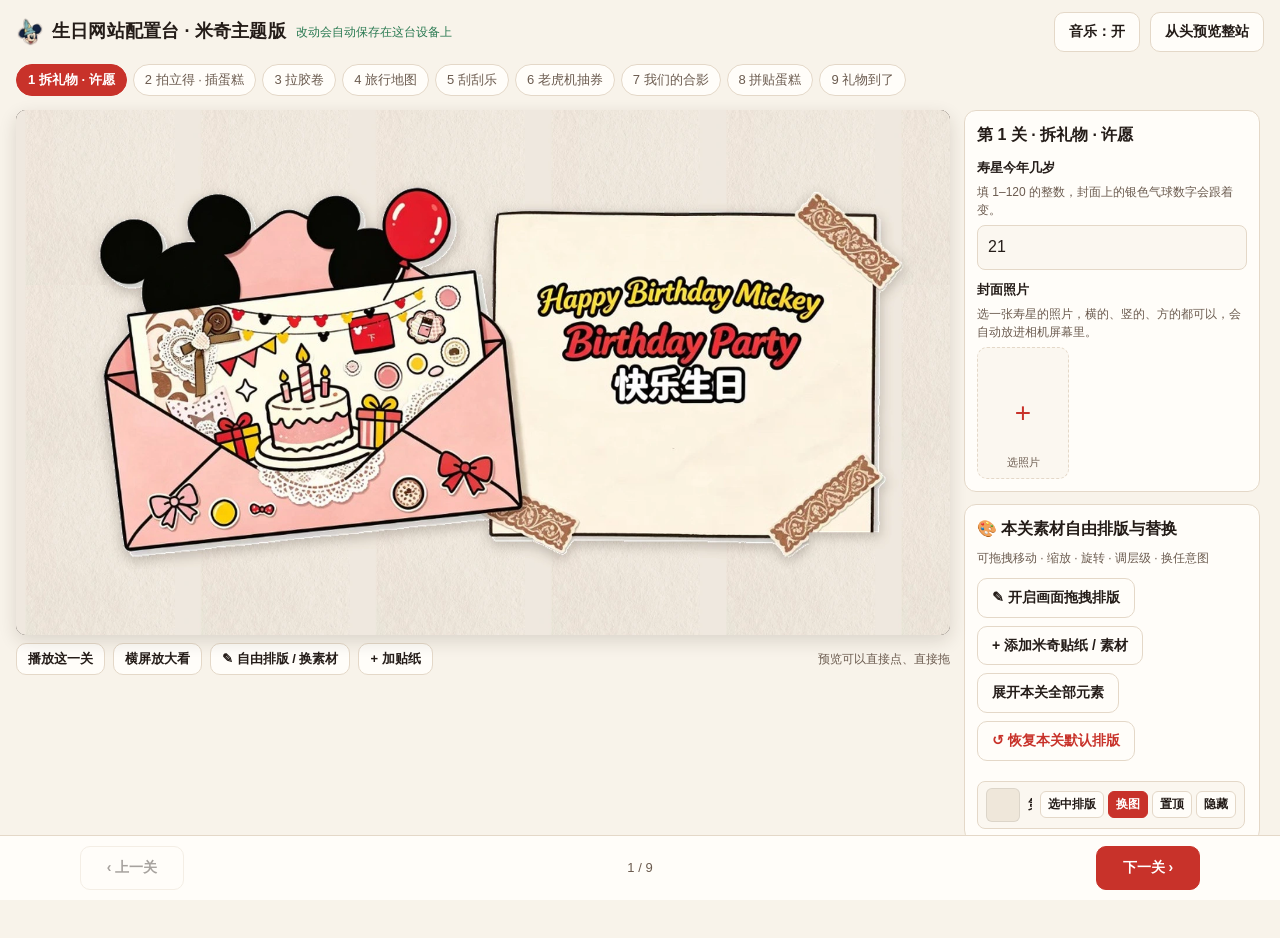
<file: edit.html>
<!doctype html><html><head><meta charset=utf8><meta name=viewport content="width=device-width,initial-scale=1,viewport-fit=cover"><style>:root{color-scheme:light;box-sizing:border-box;padding-top:env(safe-area-inset-top,0px);padding-bottom:env(safe-area-inset-bottom,0px)}html{scroll-padding-top:env(safe-area-inset-top,0px)}body{margin:0;padding:0;font:14px -apple-system,BlinkMacSystemFont,sans-serif;background:#fff;color:#000}img{max-width:100%}[hidden]:not([hidden=until-found i]){display:none!important}</style></head><body>
<title>生日网站配置台 · 米奇生日主题版</title>
<link rel="stylesheet" href="fonts/lc.css" media="print" onload="this.media='all'">
<meta name="claude:viewport-fit-sides" content="cover">
<style>
/* 布局：上面是 16:9 的实时预览（手机上吸顶），下面是当前这一关的配置卡片，底部固定「上一关 / 下一关」；电脑上左右两栏 */
:root{
  --bg:#f8f3ea; --card:#fffdf9; --fg:#241c18; --soft:#6b5b4f; --line:#e4d8c8; --field:#fbf7f0;
  --accent:#c8322a; --accent-ink:#ffffff; --accent-soft:#fbe6e4;
  --red:#c8322a; --ok:#2a7a52; --stage:#14110f; --shade:rgba(45,25,15,.14);
  --ui:-apple-system,BlinkMacSystemFont,"PingFang SC","Hiragino Sans GB","Noto Sans SC","Microsoft YaHei",sans-serif;
  --hand:"Long Cang","Kaiti SC","STKaiti","KaiTi",cursive;
}
@media (prefers-color-scheme: dark){
  :root:not([data-theme="light"]){ --bg:#11141b; --card:#1a1f29; --fg:#e7ebf3; --soft:#9aa4b7; --line:#2d3543; --field:#141922; --accent:#8fb0f2; --accent-ink:#0e1830; --accent-soft:#1f2b45; --red:#f0766e; --ok:#6fcf9b; --stage:#000; --shade:rgba(0,0,0,.4); color-scheme:dark; }
}
:root[data-theme="dark"]{ --bg:#11141b; --card:#1a1f29; --fg:#e7ebf3; --soft:#9aa4b7; --line:#2d3543; --field:#141922; --accent:#8fb0f2; --accent-ink:#0e1830; --accent-soft:#1f2b45; --red:#f0766e; --ok:#6fcf9b; --stage:#000; --shade:rgba(0,0,0,.4); color-scheme:dark; }
*,*::before,*::after{box-sizing:border-box}
html,body{min-height:100%}
body{background:var(--bg);color:var(--fg);font:15px/1.55 var(--ui);padding-left:max(16px,env(safe-area-inset-left,0px));padding-right:max(16px,env(safe-area-inset-right,0px));padding-block:12px 96px}
button,input,textarea{font:inherit;color:inherit}
button{cursor:pointer}
button:focus-visible,input:focus-visible,textarea:focus-visible,.tile:focus-visible{outline:3px solid var(--accent);outline-offset:2px}
.app{max-width:1120px;margin:0 auto;display:flex;flex-direction:column;gap:12px}
.top{display:flex;align-items:center;gap:10px;flex-wrap:wrap}
.top h1{margin:0;font-size:18px;font-weight:700;letter-spacing:.01em}
.top .saved{font-size:12px;color:var(--ok);margin-right:auto}
.btn{border:1px solid var(--line);background:var(--card);border-radius:10px;padding:8px 14px;font-weight:600;font-size:14px}
.btn.pri{background:var(--accent);border-color:var(--accent);color:var(--accent-ink)}
.btn.ghost{background:transparent}
.btn.danger{color:var(--red)}
.btn[disabled]{opacity:.4;cursor:default}
.steps{display:flex;gap:6px;overflow-x:auto;padding-bottom:2px;scrollbar-width:none}
.steps::-webkit-scrollbar{display:none}
.steps button{flex:none;border:1px solid var(--line);background:var(--card);border-radius:999px;padding:5px 11px;font-size:13px;color:var(--soft);white-space:nowrap}
.steps button[aria-current="true"]{background:var(--accent);border-color:var(--accent);color:var(--accent-ink);font-weight:600}
.steps button.off{text-decoration:line-through;opacity:.6}
.work{display:grid;gap:14px;grid-template-columns:minmax(0,1fr)}
.stagecol{position:sticky;top:env(safe-area-inset-top,0px);z-index:20;background:var(--bg);padding-bottom:8px;min-width:0}
.pv{position:relative;width:100%;aspect-ratio:16/9;max-width:100%;background:var(--stage);border-radius:10px;overflow:hidden;box-shadow:0 6px 18px var(--shade)}
.pv.dim::after{content:"这一关已关闭";position:absolute;inset:0;display:grid;place-items:center;background:rgba(15,17,21,.72);color:#fff;font-weight:600;z-index:40}
.still{position:absolute;inset:0;width:100%;height:100%;object-fit:contain;background:#efe7da url(fused/paper.webp);z-index:30}
.seg2{display:flex;gap:8px;flex-wrap:wrap}
.seg2 .btn[aria-pressed="true"]{background:var(--accent);border-color:var(--accent);color:var(--accent-ink)}
.pvbar{display:flex;gap:8px;align-items:center;margin-top:8px;flex-wrap:wrap}
.pvbar .note{font-size:12px;color:var(--soft);margin-left:auto}
.pvbar .btn{padding:5px 11px;font-size:13px}
.panel{min-width:0;display:flex;flex-direction:column;gap:12px}
.card{background:var(--card);border:1px solid var(--line);border-radius:12px;padding:14px;display:flex;flex-direction:column;gap:12px}
.card h2{margin:0;font-size:16px;display:flex;align-items:center;gap:8px;flex-wrap:wrap}
.card h2 small{font-weight:400;font-size:12px;color:var(--soft)}
.todo{margin:0;font-size:14px;color:var(--soft)}
.todo b{color:var(--fg)}
.fld{display:flex;flex-direction:column;gap:5px;min-width:0}
.fld label,.fld .lab{font-size:13px;font-weight:600}
.fld .hint{font-size:12px;color:var(--soft);margin:0}
.fld input[type=text],.fld input[type=number],.fld textarea{width:100%;border:1px solid var(--line);background:var(--field);border-radius:8px;padding:9px 10px;font-size:16px}
.fld textarea{resize:vertical;min-height:64px}
.cnt{font-size:12px;color:var(--soft);align-self:flex-end;font-variant-numeric:tabular-nums}
.row{display:flex;gap:10px;flex-wrap:wrap;align-items:flex-start}
.grow{flex:1 1 200px;min-width:0}
.tiles{display:flex;gap:8px;flex-wrap:wrap}
.tile .spin{position:absolute;inset:0;display:grid;place-items:center;background:rgba(255,255,255,.5)}.tile .spin::after{content:"";width:26px;height:26px;border-radius:50%;border:3px solid rgba(0,0,0,.15);border-top-color:var(--accent);animation:tspin .8s linear infinite}@keyframes tspin{to{transform:rotate(360deg)}}
.tile{position:relative;flex:none;width:92px;border:1.5px dashed var(--line);border-radius:10px;background:var(--field);overflow:hidden;display:grid;place-items:center;padding:0}
.tile .plus{font-size:28px;line-height:1;color:var(--accent);font-weight:300}
.tile .cap{font-size:11px;color:var(--soft);position:absolute;left:0;right:0;bottom:6px;text-align:center}
.tile img{position:absolute;inset:0;width:100%;height:100%;object-fit:cover}
.tile.has{border-style:solid;border-color:var(--accent)}
.tilewrap{display:flex;flex-direction:column;gap:4px;align-items:stretch;width:92px}
.tilewrap .ops{display:flex;gap:4px}
.tilewrap .ops button{flex:1;border:0;background:var(--accent-soft);color:var(--accent);border-radius:6px;font-size:12px;padding:3px 0}
.tilewrap .ops button.del{background:transparent;color:var(--red)}
.sub{border-top:1px solid var(--line);padding-top:12px;display:flex;flex-direction:column;gap:10px}
.sub h3{margin:0;font-size:14px}
.chk{display:flex;gap:8px;align-items:flex-start;font-size:14px}
.chk input{width:18px;height:18px;margin-top:2px;accent-color:var(--accent)}
.offbox{display:flex;flex-direction:column;gap:10px;align-items:flex-start}
.foot{position:fixed;left:0;right:0;bottom:0;z-index:30;background:var(--card);border-top:1px solid var(--line);padding:10px max(16px,env(safe-area-inset-right,0px)) calc(10px + env(safe-area-inset-bottom,0px)) max(16px,env(safe-area-inset-left,0px))}
.foot .in{max-width:1120px;margin:0 auto;display:flex;gap:10px;align-items:center}
.foot .pos{flex:1;text-align:center;font-size:13px;color:var(--soft);font-variant-numeric:tabular-nums}
.foot .btn{min-width:104px;padding:10px 14px}
@media (min-width:900px){
  .work{grid-template-columns:minmax(0,1.15fr) minmax(0,1fr);align-items:start}
  .stagecol{top:12px}
}
/* 大屏电脑：左边预览尽量大（沉浸感），右边配置窄一条、单独滚动 */
@media (min-width:1100px){
  .app{max-width:none}
  .work{grid-template-columns:minmax(0,1fr) clamp(300px,23vw,380px)}
  .pv{width:min(100%, calc((100vh - 190px) * 16 / 9))}
  .panel{position:sticky;top:12px;max-height:calc(100vh - 24px);overflow-y:auto;overscroll-behavior:contain;padding-right:4px;scrollbar-width:thin}
  .panel .card{padding:12px;gap:10px}
}
/* ---------- 播放器（预览里的那一层 UI） ---------- */
.frame{position:absolute;inset:0;background:#efe7da;overflow:hidden}
.frame iframe{position:absolute;inset:0;width:100%;height:100%;border:0;z-index:2;transition:opacity .35s}
.frame .peek{position:absolute;z-index:12;right:3%;bottom:5%;border:1px solid rgba(138,90,60,.24);padding:.4em .95em .45em;font:400 clamp(13px,2.4cqw,26px)/1.1 var(--hand);color:#4a3626;background:rgba(255,250,242,.95);border-radius:.3em;box-shadow:0 3px 10px rgba(60,35,10,.2);transform:rotate(-2deg);display:none;text-align:center;transition:opacity .25s,transform .3s,background .25s,box-shadow .25s,border-color .25s}
.frame .peek.idle{display:block;opacity:.76;padding:.34em .82em;font-size:clamp(11px,1.75cqw,18px);background:rgba(255,250,242,.78);-webkit-backdrop-filter:blur(4px);backdrop-filter:blur(4px);box-shadow:0 2px 8px rgba(60,35,10,.14);transform:none}
.frame .peek.idle:hover,.frame .peek.idle:active{opacity:1;background:rgba(255,250,242,.96)}
.frame .peek.on{display:block;opacity:1;border:1.5px solid rgba(200,50,42,.58);background:rgba(255,250,242,.98);box-shadow:0 6px 18px rgba(200,50,42,.24);transform:rotate(-2deg) scale(1.03);animation:peekPop .42s cubic-bezier(.2,.9,.3,1.25)}
@keyframes peekPop{0%{transform:scale(.92)}65%{transform:rotate(-2deg) scale(1.08)}100%{transform:rotate(-2deg) scale(1.03)}}
.frame .peek b{font-weight:400;color:#c8322a;margin-left:.25em}
.frame .peek small{display:block;font:500 clamp(9px,1.1cqw,12px)/1.25 var(--ui);color:#8a725e;margin-top:2px}
.frame .nextcatch{position:absolute;inset:0;z-index:11;display:none;cursor:pointer}
.frame .nextcatch.on{display:block}
.frame .wsp{position:absolute;z-index:13;right:3%;top:9%;margin:0;max-width:40%;padding:.4em .85em;border-radius:.45em;background:rgba(255,252,246,.6);color:#5b4636;font:400 clamp(10px,1.75cqw,21px)/1.45 var(--ui);pointer-events:none;opacity:0;transition:opacity .5s}
.frame .wsp.on{opacity:1}
.frame .wsp.bl{left:3%;right:auto;top:auto;bottom:6%}
.frame .ghint{position:absolute;z-index:15;left:0;right:0;bottom:6%;margin:0;text-align:center;font:400 clamp(11px,2.3cqw,26px)/1.2 var(--hand);color:#4a3f36;pointer-events:none;display:none}
.frame .ghint.on{display:block}
.frame .gcatch{position:absolute;inset:0;z-index:16;display:none}
.frame .gcatch.on{display:block}
.frame .ttl2{position:absolute;z-index:9;left:3%;top:4.5%;margin:0;font:400 clamp(13px,2.9cqw,36px)/1.2 var(--hand);color:#2a2622;opacity:0;pointer-events:none;transition:opacity .5s;text-shadow:0 0 8px rgba(255,250,242,.95),0 0 2px rgba(255,250,242,.95)}
.frame .ttl2.on{opacity:1}
.frame .endc{position:absolute;z-index:14;right:4.5%;bottom:3.5%;width:min(37%,460px);pointer-events:none;opacity:0;transform:translateY(18px) rotate(-3deg);transition:opacity .6s,transform .7s}
.frame .endc.on{opacity:1;transform:rotate(-3deg)}
.frame .endc .cardp{position:relative;padding:1.4em 1.5em 1.2em;min-height:7.2em;display:flex;align-items:center;justify-content:center;background:#fffaf0 repeating-linear-gradient(transparent 0 1.55em,rgba(150,120,90,.16) 1.55em calc(1.55em + 1px));box-shadow:0 10px 24px rgba(60,35,15,.22);color:#3e2a1a;font-size:clamp(9px,1.55cqw,20px)}
.frame .endc .cardp::before{content:"";position:absolute;left:50%;top:-.7em;width:5.5em;height:1.5em;transform:translateX(-50%) rotate(2deg);background:rgba(244,186,120,.72)}
.frame .endc p{margin:0;font-family:var(--hand);line-height:1.45;word-break:break-word;white-space:pre-wrap;text-align:center;color:#c8322a}
.frame .loading{position:absolute;inset:0;display:grid;place-items:center;color:#7d6a55;font-size:13px;z-index:1}
.pv,.fullbox{container-type:inline-size}
/* ---------- 全屏预览 ---------- */
.full{position:fixed;inset:0;z-index:100;background:#000;display:none;overscroll-behavior:contain;touch-action:none}
.full.on{display:block}
.fullbox{position:absolute;left:50%;top:50%;background:#000}
.full .x{position:absolute;z-index:5;width:30px;height:30px;padding:0;border:1.5px solid #e6d3bd;border-radius:50%;background:#fbf4ea;color:#8a5a3c;font:400 20px/26px Georgia,"Songti SC",serif;text-align:center;box-shadow:0 2px 6px rgba(60,35,20,.25);opacity:.88;cursor:pointer}
.full .x:active{opacity:1;transform:scale(.94)}
/* ---------- 裁剪弹窗与通用模态框（带滚动锁与防滚动穿透） ---------- */
body.modal-open{position:fixed;left:0;right:0;width:100%;overflow:hidden}
.modal{position:fixed;inset:0;z-index:90;background:rgba(10,12,18,.72);display:none;align-items:center;justify-content:center;padding:16px;overscroll-behavior:contain}
.modal.on{display:flex}
.sheet{background:var(--card);border-radius:14px;padding:14px;width:min(560px,100%);max-height:min(86vh,100%);overflow-y:auto;overscroll-behavior:contain;-webkit-overflow-scrolling:touch;display:flex;flex-direction:column;gap:10px}
/* ---------- 素材自由排版与米奇素材库样式 ---------- */
.le-list{display:flex;flex-direction:column;gap:6px;max-height:300px;overflow-y:auto;overscroll-behavior:contain;padding-right:2px}
.le-item{display:flex;align-items:center;gap:8px;padding:6px 8px;border:1px solid var(--line);border-radius:8px;background:var(--field);font-size:13px}
.le-item.sel{border-color:var(--accent);background:var(--accent-soft)}
.le-item.hid{opacity:.5}
.le-item .th{width:34px;height:34px;border-radius:6px;background:#efe7da;object-fit:contain;flex:none;border:1px solid rgba(0,0,0,.08)}
.le-item .nm{flex:1;min-width:0;overflow:hidden;text-overflow:ellipsis;white-space:nowrap;font-weight:600}
.le-item .acts{display:flex;gap:4px;flex:none}
.le-item .acts button{border:1px solid var(--line);background:var(--card);border-radius:6px;padding:3px 7px;font-size:12px;font-weight:600}
.le-item .acts button.pri{background:var(--accent);border-color:var(--accent);color:var(--accent-ink)}
.le-insp{border:1.5px solid var(--accent);background:var(--accent-soft);border-radius:10px;padding:10px;display:flex;flex-direction:column;gap:8px}
.le-insp .rrow{display:flex;align-items:center;gap:8px;font-size:12px;font-weight:600}
.le-insp .rrow span{width:64px;flex:none}
.le-insp .rrow input[type=range]{flex:1;accent-color:var(--accent)}
.le-insp .rrow em{font-style:normal;width:44px;text-align:right;font-variant-numeric:tabular-nums}
.lib-grid{display:grid;grid-template-columns:repeat(auto-fill,minmax(96px,1fr));gap:8px;max-height:52vh;overflow-y:auto;overscroll-behavior:contain;padding:4px 2px}
.lib-cell{border:1.5px solid var(--line);border-radius:10px;background:var(--field);padding:6px;display:flex;flex-direction:column;align-items:center;gap:4px;cursor:pointer;text-align:center}
.lib-cell:hover{border-color:var(--accent);background:var(--accent-soft)}
.lib-cell img{width:72px;height:72px;object-fit:contain;background:repeating-conic-gradient(rgba(0,0,0,.04) 0 25%,transparent 0 50%) 50%/12px 12px;border-radius:6px}
.lib-cell span{font-size:11px;line-height:1.25;color:var(--fg);display:-webkit-box;-webkit-line-clamp:2;-webkit-box-orient:vertical;overflow:hidden}
/* ---------- 导出与 GitHub 部署弹窗 ---------- */
.exp-status{padding:10px 12px;border-radius:10px;border:1px solid var(--line);background:var(--field);font-size:13px;line-height:1.5}
.exp-status.ok{border-color:#a3d9b8;background:#eef9f2;color:#1e5c3a}
.exp-status.warn{border-color:#f0c36d;background:#fff8e6;color:#7a4f01}
.exp-status.err{border-color:#f2b6b2;background:#fdf0ef;color:#9d241d}
.exp-safe{padding:9px 12px;border-radius:10px;border:1px solid #b6dec5;background:#f0faf4;color:#1c5938;font-size:12.5px;line-height:1.55}
.exp-urlbox{display:flex;gap:8px;align-items:center;flex-wrap:wrap;padding:10px;border-radius:10px;background:var(--card);border:1.5px solid #2a7a52}
.exp-urlbox input{flex:1 1 220px;min-width:0;border:0;background:transparent;font:600 13.5px/1.4 ui-monospace,SFMono-Regular,Menlo,monospace;color:#1c5938;padding:4px 2px}
.exp-card{border:1px solid var(--line);border-radius:12px;padding:12px;background:var(--field);display:flex;flex-direction:column;gap:8px}
.exp-card.main{border-color:var(--accent);background:var(--card)}
.exp-card h4{margin:0;font-size:14px;display:flex;align-items:center;justify-content:space-between;gap:8px;flex-wrap:wrap}
.exp-card h4 small{font-weight:500;font-size:12px;color:var(--soft)}
.exp-card .desc{margin:0;font-size:12.5px;color:var(--soft);line-height:1.5}
.exp-btns{display:flex;gap:8px;flex-wrap:wrap}
.exp-btns a.btn{text-decoration:none;display:inline-flex;align-items:center;justify-content:center}
.exp-steps{margin:0;padding-left:18px;font-size:12.5px;color:var(--fg);line-height:1.65}
.exp-code{margin:0;padding:10px;border-radius:8px;background:#1c1917;color:#f5ede0;font:12px/1.55 ui-monospace,SFMono-Regular,Menlo,monospace;overflow-x:auto;white-space:pre}
.exp-grid2{display:grid;grid-template-columns:1fr 1fr;gap:8px}
@media (max-width:520px){.exp-grid2{grid-template-columns:1fr}}
.exp-inp{width:100%;border:1px solid var(--line);background:var(--card);border-radius:8px;padding:7px 9px;font-size:13px;color:var(--fg)}
.sheet h3{margin:0;font-size:16px}
.sheet p{margin:0;font-size:13px;color:var(--soft)}
.cropbox{position:relative;margin:0 auto;overflow:hidden;background:#000;touch-action:none;border-radius:8px;cursor:grab}
.cropbox img{position:absolute;left:0;top:0;transform-origin:0 0;max-width:none;-webkit-user-drag:none;user-select:none;pointer-events:none}
.cropbox .guide{position:absolute;inset:0;pointer-events:none}
.cropbox .guide.ellipse{border-radius:50%;box-shadow:0 0 0 999px rgba(0,0,0,.5);border:2px dashed rgba(255,255,255,.9)}
.cropbox .guide.mask{background:rgba(0,0,0,.6);-webkit-mask-size:100% 100%;mask-size:100% 100%;-webkit-mask-repeat:no-repeat;mask-repeat:no-repeat;-webkit-mask-composite:xor;mask-composite:exclude}
.sheet input[type=range]{width:100%;accent-color:var(--accent)}
.sheet .acts{display:flex;gap:8px;justify-content:flex-end}
.toast{position:fixed;left:50%;bottom:calc(84px + env(safe-area-inset-bottom,0px));transform:translateX(-50%);z-index:120;background:rgba(20,24,34,.92);color:#fff;border-radius:999px;padding:8px 16px;font-size:13px;opacity:0;pointer-events:none;transition:opacity .3s;max-width:calc(100% - 32px);text-align:center}
.toast.on{opacity:1}
@media (prefers-reduced-motion:reduce){.frame iframe,.frame .wsp,.frame .ttl2,.frame .endc,.toast{transition:none}}

/* 生成链接 + 播放模式 */
.card.share h2{font-size:17px}
.sharebox{display:flex;flex-direction:column;gap:8px;margin-top:4px}
.sharebox input{width:100%;font-size:14px;padding:9px 10px;border:1px solid var(--line);border-radius:8px;background:var(--card);color:var(--fg)}
.sharebox .row{display:flex;gap:8px;flex-wrap:wrap}
.sharebox a.btn{text-decoration:none;display:inline-flex;align-items:center}
html.play .app{display:none}
html.play #fullx{display:none!important}
.playstart{position:fixed;inset:0;z-index:10000;display:flex;flex-direction:column;align-items:center;justify-content:center;gap:16px;padding:24px;text-align:center;background:#efe7da url(fused/paper.webp) center/cover;color:#4a3a2c}
.playstart .ptitle{margin:0;font-family:var(--hand);font-size:30px;font-size:clamp(26px,7.5vw,48px);line-height:1.3;white-space:pre-line}
.playstart .pmsg{margin:0;font-size:15px;color:#7a6a5a}
.playstart .pgo{font-size:18px;padding:12px 28px;border-radius:999px}
.card.share .warn{color:#b4432a}
.shareask .row{display:flex;gap:8px;flex-wrap:wrap}
.playstart .pbar{width:260px;max-width:70vw;height:6px;border-radius:9px;background:rgba(74,58,44,.15);overflow:hidden}
.playstart .pbar[hidden]{display:none}
.playstart .pbar i{display:block;height:100%;width:0;background:#c0573e;border-radius:9px;transition:width .3s}
.pspin{position:absolute;left:50%;top:50%;transform:translate(-50%,-50%);z-index:50;padding:10px 18px;border-radius:999px;background:rgba(40,30,20,.72);color:#fff;font-size:14px;white-space:nowrap;opacity:0;pointer-events:none;transition:opacity .3s}
.pspin.on{opacity:1}
.playstart .ptip{position:absolute;left:16px;right:16px;bottom:calc(18px + env(safe-area-inset-bottom,0px));margin:0;font-size:13px;color:#8a7a6a}
</style>

<div class="app">
  <div class="top">
    <h1 style="display:flex;align-items:center;gap:8px"><img src="mickey_icon.webp" alt="" style="width:28px;height:28px;object-fit:contain">生日网站配置台 · 米奇主题版</h1>
    <span class="saved" id="saved" aria-live="polite">改动会自动保存在这台设备上</span>
    <button class="btn" id="music" type="button" aria-pressed="true">音乐：开</button>
    <button class="btn" id="playAll" type="button">从头预览整站</button>
    <button class="btn pri" id="exportBtn" type="button">📦 导出 / 部署 (Cloudflare · GitHub)</button>
  </div>
  <nav class="steps" id="steps" aria-label="选择要配置的环节"></nav>
  <div class="work">
    <section class="stagecol" aria-label="这一关的效果预览">
      <div class="pv" id="pv"></div>
      <div class="pvbar">
        <button class="btn" id="replay" type="button">重播这一关</button>
        <button class="btn" id="zoom" type="button">横屏放大看</button>
        <button class="btn" id="leToggle" type="button" aria-pressed="false">✎ 自由排版 / 换素材</button>
        <button class="btn" id="leAddBtn" type="button">+ 加贴纸</button>
        <span class="note">预览可以直接点、直接拖</span>
      </div>
    </section>
    <section class="panel" id="panel"></section>
  </div>
</div>
<div class="foot"><div class="in">
  <button class="btn" id="prev" type="button">‹ 上一关</button>
  <span class="pos" id="pos"></span>
  <button class="btn pri" id="next" type="button">下一关 ›</button>
</div></div>

<div class="full" id="full"><div class="fullbox" id="fullbox"></div><button class="x" id="fullx" type="button" aria-label="关闭预览" title="关闭预览">×</button></div>
<div class="modal" id="crop" role="dialog" aria-modal="true" aria-labelledby="cropT">
  <div class="sheet">
    <h3 id="cropT">调整照片位置</h3>
    <p id="cropTip">拖动照片、双指或滑块缩放，框里的就是最后显示的部分。</p>
    <div class="cropbox" id="cropbox"><img id="cropimg" alt=""><div class="guide" id="cropguide"></div></div>
    <input type="range" id="cropz" min="100" max="400" value="100" aria-label="缩放">
    <div class="acts"><button class="btn" id="cropNo" type="button">取消</button><button class="btn pri" id="cropOk" type="button">用这张</button></div>
  </div>
</div>
<div class="modal" id="libModal" role="dialog" aria-modal="true" aria-labelledby="libT">
  <div class="sheet" style="width:min(680px,100%)">
    <div style="display:flex;align-items:center;justify-content:space-between;gap:8px">
      <h3 id="libT">选择或上传替换素材</h3>
      <button class="btn" id="libClose" type="button" style="padding:4px 10px">关闭 ×</button>
    </div>
    <p id="libTip">点选下方米奇素材库中的任意贴纸/道具/相框，或从电脑上传你的自定义透明 PNG / 照片。</p>
    <div class="seg2" id="libTabs"></div>
    <div class="lib-grid" id="libGrid"></div>
    <div class="acts" style="justify-content:space-between;align-items:center;border-top:1px solid var(--line);padding-top:10px">
      <button class="btn pri" id="libUpload" type="button">+ 从电脑上传自定义图片 (PNG/JPG)</button>
      <button class="btn" id="libCancel" type="button">取消</button>
    </div>
  </div>
</div>
<div class="modal" id="exportModal" role="dialog" aria-modal="true" aria-labelledby="expT">
  <div class="sheet" style="width:min(680px,100%)">
    <div style="display:flex;align-items:center;justify-content:space-between;gap:8px">
      <h3 id="expT">📦 导出并部署到 Cloudflare Pages / GitHub</h3>
      <button class="btn" id="expClose" type="button" style="padding:4px 10px">关闭 ×</button>
    </div>
    <div class="exp-safe">
      <b>🔒 朋友打开绝不会看到配置页面：</b>导出的网址已隐藏全部配置后台与编辑按钮，并兼容 Cloudflare Pages（<code>*.pages.dev</code> 零统计报错）。朋友手机点开后自动横屏全屏播放，每关结束后<b>点画面空白处或右下角小纸条都能直接跳下一关</b>！
    </div>
    <div class="exp-status" id="expStatus">正在打包全部配置与照片…</div>
    <div class="exp-card main">
      <h4><span>方式一：☁️ Cloudflare Pages 绑定 GitHub 自动更新（最省心）</span><small id="expSshBadge">正在检测本机 GitHub 连接…</small></h4>
      <p class="desc">先把最新纯播放版一键推到你的 GitHub 仓库，再在 Cloudflare Pages 绑定该仓库即可生成 <code>*.pages.dev</code> 地址（国内访问更快；以后改完再点一次按钮就会自动同步更新线上地址）。</p>
      <div class="exp-grid2">
        <div class="fld"><label for="expGhUser" style="font-size:12px">GitHub 用户名</label><input class="exp-inp" id="expGhUser" type="text" placeholder="例如：KIM115-git"></div>
        <div class="fld"><label for="expGhRepo" style="font-size:12px">仓库名</label><input class="exp-inp" id="expGhRepo" type="text" placeholder="birthday-gift-26"></div>
      </div>
      <div class="fld">
        <span class="lab" style="font-size:12px">推送版本选择</span>
        <div class="seg2" id="expModeSeg">
          <button class="btn" type="button" data-mode="full" aria-pressed="true" style="font-size:12.5px;padding:6px 10px">复刻原站完整版（含配置台 + 第9关生成地址，配 Cloudflare KV）</button>
          <button class="btn" type="button" data-mode="player" aria-pressed="false" style="font-size:12.5px;padding:6px 10px">纯享直达版（打开主页直接播放，免配 KV）</button>
        </div>
      </div>
      <div class="exp-btns">
        <button class="btn pri" id="expPublish" type="button">🚀 一键推送最新版到 GitHub</button>
        <a class="btn" href="https://dash.cloudflare.com/" target="_blank" rel="noopener">☁️ 打开 Cloudflare 控制台</a>
        <a class="btn" id="expPreview" href="play.html" target="_blank" rel="noopener">▶ 本地试玩纯享版</a>
      </div>
      <ol class="exp-steps" id="expCfSteps">
        <li>打开 Cloudflare 控制台 → <b>Workers &amp; Pages</b> → <b>Create</b> → 切到 <b>Pages</b> → <b>Connect to Git</b>，选仓库 <code>birthday-gift-26</code>（Build command 与 Output directory 均留空，点 <b>Save and Deploy</b>）。</li>
        <li>若选「<b>复刻原站完整版</b>」：在 Cloudflare <b>Storage &amp; Databases → KV</b> 新建一个免费命名空间，再回到 Pages 项目 <b>Settings → Bindings → Add → KV namespace</b>，Variable name 填 <code>SITES</code> 并保存，重新部署后即可在第 9 关点「生成地址」秒出 <code>/?s=随机码</code>！</li>
        <li>若选「<b>纯享直达版</b>」：无需绑定 KV，部署好后主页地址本身就是纯享播放版，直接发给朋友即可。</li>
      </ol>
      <div id="expPubBox" hidden style="display:flex;flex-direction:column;gap:8px">
        <div class="exp-urlbox">
          <input id="expLiveUrl" type="text" readonly value="">
          <button class="btn pri" id="expCopyUrl" type="button" style="padding:6px 12px;font-size:13px">📋 复制链接</button>
          <a class="btn" id="expOpenLive" href="#" target="_blank" rel="noopener" style="padding:6px 12px;font-size:13px">打开链接</a>
        </div>
        <div class="exp-status warn" id="expPubHint" hidden></div>
        <div class="exp-btns" id="expPubActions" hidden>
          <a class="btn pri" href="https://dash.cloudflare.com/" target="_blank" rel="noopener">☁️ 去 Cloudflare Pages 绑定 / 部署</a>
          <a class="btn" id="expSettingsBtn" href="#" target="_blank" rel="noopener">⚙ 或开启 GitHub Pages</a>
          <a class="btn pri" id="expCreateBtn" href="#" target="_blank" rel="noopener" hidden>+ 前往 GitHub 新建该仓库</a>
        </div>
      </div>
    </div>
    <div class="exp-card">
      <h4><span>方式二：直接下载压缩包上传 Cloudflare Pages（Direct Upload，不连 Git）</span><small id="expZipSz"></small></h4>
      <p class="desc">不想绑定 GitHub 时，在 Cloudflare 控制台选 <b>Workers &amp; Pages → Create → Pages → Direct Upload</b>，直接拖入下方 <b>.zip 压缩包</b>（或本地 <code>dist-github/</code> 文件夹，单文件最大 5.1 MB，远低于 Cloudflare 25 MB 限制）即可秒出网址！</p>
      <div class="exp-btns">
        <a class="btn pri" id="expDlZip" href="api/download/github.zip" download="mickey-birthday-pages.zip">⬇ 下载 Cloudflare 完整部署包 (.zip)</a>
        <a class="btn" id="expDlSingle" href="api/download/single.html" download="index.html">⬇ 单文件离线版 index.html (<span id="expSingleSz"></span>)</a>
      </div>
    </div>
    <div class="exp-card">
      <h4><span>开屏欢迎页文案（朋友手机点开第一眼看到的）</span><button class="btn" id="expRebuild" type="button" style="padding:4px 10px;font-size:12px">↻ 保存文案并重新打包</button></h4>
      <div class="exp-grid2">
        <div class="fld"><label for="expTitle" style="font-size:12px">主标题</label><textarea class="exp-inp" id="expTitle" rows="2" style="min-height:48px"></textarea></div>
        <div class="fld"><label for="expSub" style="font-size:12px">底部提示语</label><textarea class="exp-inp" id="expSub" rows="2" style="min-height:48px"></textarea></div>
      </div>
    </div>
    <details class="exp-card">
      <summary style="cursor:pointer;font-weight:700;font-size:13px">高级选项：查看手动 Git 推送命令</summary>
      <div style="display:flex;flex-direction:column;gap:8px;margin-top:8px">
        <div class="exp-btns">
          <button class="btn" id="expCopyGit" type="button">📋 复制 Git 命令</button>
        </div>
        <pre class="exp-code" id="expGitCmd"></pre>
        <p class="desc" id="expPagesUrl"></p>
      </div>
    </details>
    <div class="acts">
      <button class="btn" id="expDone" type="button">关闭窗口</button>
    </div>
  </div>
</div>
<input type="file" id="picker" accept="image/*" hidden>
<input type="file" id="libPicker" accept="image/*" hidden>
<audio id="bgm" src="bgm_head.mp3" preload="auto"></audio>
<div class="toast" id="toast" role="status"></div>

<script>
"use strict";
/* ============ 环节表 ============ */
var SEGS = [
  {id:"open",   name:"拆礼物 · 许愿", file:"s_open.html"},
  {id:"pola",   name:"拍立得 · 插蛋糕", file:"s_ideas.html", tab:"combo", h:"今天的寿星。", en:"给寿星拍一张"},
  {id:"film",   name:"拉胶卷", file:"s_film.html", en:"拉开我们的胶卷"},
  {id:"trip",   name:"旅行地图", file:"s_trip.html", opt:true, en:"下一卷，去更远的地方拍"},
  {id:"wish",   name:"刮刮乐", file:"s_luck.html", tab:"ticket", h:"先刮三张好运。", en:"先给以后刮个好运"},
  {id:"coupon", name:"老虎机抽券", file:"s_luck.html", tab:"coupon", h:"寿星专属券，拉一下就有。", en:"再领几张寿星专属券"},
  {id:"kids",   name:"我们的合影", file:"s_ideas.html", tab:"kids", opt:true, h:"一个你，一个我。", en:"再翻翻，我们的合影"},
  {id:"cake",   name:"拼贴蛋糕", file:"s_cake.html", opt:true, en:"最后，给你拼一个蛋糕"},
  {id:"gift",   name:"礼物到了", file:"s_ideas.html", tab:"arrive", opt:true, en:"叮咚——有人按门铃"}
];
var DEF = {
  wish:["财运滚滚来", "越来越好看", "身材越来越好"],
  coupons:["专业按摩券", "免吵架券", "空白万能券"],
  trip:["悉尼", "孟买", "开普敦", "开罗", "巴黎", "纽约", "里约", "洛杉矶"],
  strips:[["purple", "第 1 条 · 最底层（建议 40–70 字）", 80, "这一年辛苦啦。往后的每一个生日，我都想陪你一起过：一起吃蛋糕、一起许愿，一起把日子过成我们喜欢的样子。"], ["red", "第 2 条（建议 20–40 字）", 46, "如果偶尔累了，就停下来歇一歇，不用一直那么厉害，我一直都在。"], ["yellow", "第 3 条 · 左边斜的（建议 8–14 字）", 18, "新的一岁，想要的都会来。"], ["pinkd", "第 4 条 · 右边斜的（建议 4–10 字）", 12, "有你真好～"], ["green", "第 5 条（建议 10–24 字）", 28, "今天你最大，想吃什么都可以～"], ["pink", "第 6 条 · 最顶层（建议 2–7 字）", 9, "生日快乐呀！"]]
};
SEGS[1].wp = "bl";
function blank(){ return {age:21, on:{trip:true, kids:true, cake:true, gift:true}, film:["", "", ""], trip:[0, 1, 2].map(function(){ return {city:"", l:""}; }), wish:["", "", ""], coupons:["", "", ""], cakeMode:"default", cake:{purple:"", red:"", yellow:"", pinkd:"", green:"", pink:""}, card:"", door:"", coverFrame:"party", tripMap:"world", home:"", bp:{a:"", b:"", f:""}, layout:{}, exportMeta:{title:"有人给你准备了\n一份生日惊喜", sub:"手机竖着拿就行，会自动横过来；记得打开声音", ghUser:"", ghRepo:""}, lastLink:null}; }

/* ============ 存储：文字在 localStorage，照片在 IndexedDB；存不了就只留在内存里 ============ */
var state = blank(), IMG = {}, cur = 0, db = null;
function loadState(){ try { var s = JSON.parse(localStorage.getItem("bdaykit.v1") || "null"); if (s) { var b = blank(); Object.keys(b).forEach(function(k){ if (s[k] != null) b[k] = s[k]; }); b.coupons = b.coupons.map(function(x){ return typeof x === "string" ? x : (x && x.t) || ""; }); state = b; } cur = Math.max(0, Math.min(SEGS.length - 1, +(localStorage.getItem("bdaykit.cur") || 0))); } catch(e) {} }
var saveT = 0;
function saveState(){ clearTimeout(saveT); saveT = setTimeout(function(){ try { localStorage.setItem("bdaykit.v1", JSON.stringify(state)); localStorage.setItem("bdaykit.cur", String(cur)); flashSaved(); } catch(e) {} }, 250); }
function flashSaved(){ var el = document.getElementById("saved"); el.textContent = "已自动保存 ✓"; clearTimeout(flashSaved.t); flashSaved.t = setTimeout(function(){ el.textContent = "改动会自动保存在这台设备上"; }, 1600); }
function openDB(){ return new Promise(function(res){ try { var r = indexedDB.open("bdaykit", 1); r.onupgradeneeded = function(){ r.result.createObjectStore("img"); }; r.onsuccess = function(){ db = r.result; res(); }; r.onerror = function(){ res(); }; } catch(e) { res(); } }); }
function loadImgs(){ return new Promise(function(res){ if (!db) return res(); try { var tx = db.transaction("img"), st = tx.objectStore("img"), rq = st.openCursor(); rq.onsuccess = function(){ var c = rq.result; if (c) { IMG[c.key] = c.value; c.continue(); } else res(); }; rq.onerror = function(){ res(); }; } catch(e) { res(); } }); }
function putImg(key, rec){ if (rec) IMG[key] = rec; else delete IMG[key]; derived = {}; try { if (db) { var st = db.transaction("img", "readwrite").objectStore("img"); if (rec) st.put(rec, key); else st.delete(key); } } catch(e) {} flashSaved(); }

/* ============ 小工具 ============ */
function $(id){ return document.getElementById(id); }
function h(tag, attrs, kids){ var e = document.createElement(tag); if (attrs) Object.keys(attrs).forEach(function(k){ if (k === "class") e.className = attrs[k]; else if (k === "text") e.textContent = attrs[k]; else if (k === "html") e.innerHTML = attrs[k]; else if (k.slice(0, 2) === "on") e.addEventListener(k.slice(2), attrs[k]); else if (attrs[k] != null && attrs[k] !== false) e.setAttribute(k, attrs[k]); }); (kids || []).forEach(function(c){ if (c) e.appendChild(typeof c === "string" ? document.createTextNode(c) : c); }); return e; }
function toast(t){ var e = $("toast"); e.textContent = t; e.classList.add("on"); clearTimeout(toast.t); toast.t = setTimeout(function(){ e.classList.remove("on"); }, 2600); }
function clean(s){ return String(s || "").replace(/[\x00-\x1f]/g, " ").split(String.fromCharCode(8232)).join(" ").split(String.fromCharCode(8233)).join(" "); }
function loadImage(src){ return new Promise(function(res, rej){ var i = new Image(); i.onload = function(){ res(i); }; i.onerror = function(){ rej(new Error("img")); }; i.src = src; }); }
function canvas(w, hh){ var c = document.createElement("canvas"); c.width = Math.round(w); c.height = Math.round(hh); return c; }
function segOn(s){ return !s.opt || state.on[s.id] !== false; }

/* ============ 选照片 → 压缩 → 自动居中裁剪 ============ */
var KIND = {
  film: {asp:408 / 293, w:816, crop:true, tip:"框里的部分会铺满胶卷格。"},
  pola: {asp:1, w:600, crop:true, tip:"脸放在中间就好。"},
  cover:{free:true, w:1200},
  kidL:{asp:1, w:900, crop:true, tip:"框里的部分会放进拍立得。"}, kidR:{asp:1, w:900, crop:true, tip:"框里的部分会放进拍立得。"},
  trip:{asp:4 / 3, w:900, crop:true, flex:true, tip:"框里的部分会放进旅行相册。"}
};
/* 旅行照片：横的裁成 4:3，竖的裁成 3:4（按原图方向） */
function aspOf(rec){ var k = KIND[rec.kind]; return k.flex ? (rec.iw >= rec.ih ? 4 / 3 : 3 / 4) : k.asp; }
var pickCb = null;
$("picker").addEventListener("change", function(){ var f = this.files && this.files[0]; this.value = ""; if (f && pickCb) pickCb(f); });
var BUSY = {};
function pick(key, kind, after){
  var y0 = window.scrollY, back = function(){ window.scrollTo(0, y0); setTimeout(function(){ window.scrollTo(0, y0); }, 60); };
  pickCb = function(file){
    var url = URL.createObjectURL(file); BUSY[key] = url; draw(); back();
    var done = function(){ delete BUSY[key]; URL.revokeObjectURL(url); };
    var dec = loadImage(url).then(function(im){ return {s:im, w:im.naturalWidth, h:im.naturalHeight}; }).catch(function(){ if (!window.createImageBitmap) throw 0; return createImageBitmap(file).then(function(bm){ return {s:bm, w:bm.width, h:bm.height}; }); });
    dec.then(function(d){
      var max = 1400, sc = Math.min(1, max / Math.max(d.w, d.h));
      var c = canvas(d.w * sc, d.h * sc); c.getContext("2d").drawImage(d.s, 0, 0, c.width, c.height);
      var rec = {kind:kind, src:c.toDataURL("image/jpeg", .86), iw:c.width, ih:c.height, cx:.5, cy:c.height > c.width ? .42 : .5, z:1};
      return render(rec).catch(function(e){ console.warn(e); if (!rec.out) rec.out = rec.src; }).then(function(){ done(); putImg(key, rec); after(); back(); });
    }, function(){ done(); draw(); toast("这张照片打不开，换一张 JPG 或 PNG 试试"); });
  };
  $("picker").click();
}
function srcRect(rec, asp){ var fw = 1, fh = 1 / asp, s0 = Math.max(fw / rec.iw, fh / rec.ih); var s = s0 * rec.z, sw = fw / s, sh = fh / s;
  var cx = Math.max(sw / 2, Math.min(rec.iw - sw / 2, rec.cx * rec.iw)), cy = Math.max(sh / 2, Math.min(rec.ih - sh / 2, rec.cy * rec.ih)); return [cx - sw / 2, cy - sh / 2, sw, sh]; }
function cropOut(rec, im, asp, w){ var r = srcRect(rec, asp), c = canvas(w, w / asp); c.getContext("2d").drawImage(im, r[0], r[1], r[2], r[3], 0, 0, c.width, c.height); return c; }

/* 设备上直接跑的小模型：找人脸、把人从背景里抠出来。照片不会离开这台设备。 */
var MPI = {};
function loadScript(src){ return new Promise(function(res, rej){ var s = document.createElement("script"); s.src = src; s.onload = res; s.onerror = rej; document.head.appendChild(s); }); }
var MPQ = Promise.resolve();
function mp(kind){ if (!MPI[kind]) MPI[kind] = MPQ = MPQ.catch(function(){}).then(function(){ window.Module = undefined; return loadScript("mp/" + (kind === "ss" ? "selfie_segmentation" : "face_detection") + ".js"); }).then(function(){ var opt = {locateFile:function(f){ return "mp/" + f + (/\.(binarypb|tflite)$/.test(f) ? ".wasm" : ""); }}, o = kind === "ss" ? new SelfieSegmentation(opt) : new FaceDetection(opt); o.setOptions(kind === "ss" ? {modelSelection:0} : {model:"short", minDetectionConfidence:.4}); return o.initialize().then(function(){ window.Module = undefined; return o; }); }); return MPI[kind]; }
function soft(p, ms){ return Promise.race([p, new Promise(function(r){ setTimeout(function(){ r(null); }, ms); })]).catch(function(){ return null; }); }
function segment(im){ return soft(mp("ss").then(function(s){ return new Promise(function(res){ s.onResults(function(r){ var k = Math.min(1, 512 / Math.max(im.naturalWidth, im.naturalHeight)), c = canvas(im.naturalWidth * k, im.naturalHeight * k), g = c.getContext("2d"); g.drawImage(r.segmentationMask, 0, 0, c.width, c.height);
  var d = g.getImageData(0, 0, c.width, c.height), p = d.data, opaque = true, i; for (i = 3; i < p.length; i += 4) if (p[i] < 250) { opaque = false; break; } if (opaque) { for (i = 0; i < p.length; i += 4) p[i + 3] = p[i]; g.putImageData(d, 0, 0); } res(c); }); s.send({image:im}); }); }), 25000); }
function findFace(im){ return soft(mp("fd").then(function(f){ return new Promise(function(res){ f.onResults(function(r){ var d = r.detections && r.detections[0]; if (!d) return res(null); var b = d.boundingBox, W = im.naturalWidth, H = im.naturalHeight; var lm = d.landmarks || [], ey = lm.length >= 2 ? [[lm[0].x * W, lm[0].y * H], [lm[1].x * W, lm[1].y * H]] : null; res({cx:b.xCenter * W, cy:b.yCenter * H, w:b.width * W, h:b.height * H, eyes:ey}); }); f.send({image:im}); }); }), 8000); }
function alphaBox(c){ var k = 96 / c.width, w = 96, hh = Math.max(1, Math.round(c.height * k)), t = canvas(w, hh), g = t.getContext("2d"); g.drawImage(c, 0, 0, w, hh); var d = g.getImageData(0, 0, w, hh).data, x0 = w, y0 = hh, x1 = -1, y1 = -1, n = 0;
  for (var y = 0; y < hh; y++) for (var x = 0; x < w; x++) if (d[(y * w + x) * 4 + 3] > 120) { n++; if (x < x0) x0 = x; if (x > x1) x1 = x; if (y < y0) y0 = y; if (y > y1) y1 = y; }
  if (x1 < 0) return null; return {x:x0 / w, y:y0 / hh, w:(x1 - x0 + 1) / w, h:(y1 - y0 + 1) / hh, area:n / (w * hh)}; }
function cutPerson(im){ return Promise.all([cutPerson0(im), findFace(im)]).then(function(a){ return a[0] && (a[0].area >= .3 || a[1]) ? a[0] : null; }); }
function cutPerson0(im){ return segment(im).then(function(mask){ if (!mask) return null; var bb = alphaBox(mask); if (!bb || bb.area < .04 || bb.area > .96) return null;
  var W = im.naturalWidth, H = im.naturalHeight, pad = .012, x = Math.max(0, bb.x - pad) * W, y = Math.max(0, bb.y - pad) * H, w = Math.min(W - x, (bb.w + 2 * pad) * W), hh = Math.min(H - y, (bb.h + 2 * pad) * H), sc = Math.min(1, 700 / Math.max(w, hh));
  var c = canvas(w * sc, hh * sc), g = c.getContext("2d"); g.imageSmoothingQuality = "high"; g.drawImage(mask, x * mask.width / W, y * mask.height / H, w * mask.width / W, hh * mask.height / H, 0, 0, c.width, c.height);
  var d = g.getImageData(0, 0, c.width, c.height), p = d.data; for (var i = 3; i < p.length; i += 4) { var a = (p[i] - 105) * 2.8; p[i] = a < 0 ? 0 : a > 255 ? 255 : a; } g.putImageData(d, 0, 0);
  g.globalCompositeOperation = "source-in"; g.drawImage(im, x, y, w, hh, 0, 0, c.width, c.height); g.globalCompositeOperation = "source-over"; return {c:c, x:x, y:y, sc:sc, area:bb.area}; }); }
/* 小时候照片：抠出来的人 + 一圈白色描边；抠不出人就整张照片加白边 */
function outlined(pc){ var W = 420, H = 734, pad = 30, s = Math.min((W - 2 * pad) / pc.width, (H - 2 * pad) / pc.height), w = pc.width * s, hh = pc.height * s, x = (W - w) / 2, y = (H - hh) / 2, out = canvas(W, H), g = out.getContext("2d");
  var sil = canvas(W, H), sg = sil.getContext("2d"); sg.drawImage(pc, x, y, w, hh); sg.globalCompositeOperation = "source-in"; sg.fillStyle = "#fbf9f4"; sg.fillRect(0, 0, W, H);
  for (var a = 0; a < 28; a++) g.drawImage(sil, Math.cos(a / 28 * 6.2832) * 11, Math.sin(a / 28 * 6.2832) * 11); g.drawImage(sil, 0, 0); g.drawImage(pc, x, y, w, hh); return out.toDataURL("image/png"); }
function framed(im){ var W = 420, H = 734, pad = 34, s = Math.min((W - 2 * pad) / im.naturalWidth, (H - 2 * pad) / im.naturalHeight), w = im.naturalWidth * s, hh = im.naturalHeight * s, x = (W - w) / 2, y = (H - hh) / 2, out = canvas(W, H), g = out.getContext("2d");
  g.fillStyle = "#fbf9f4"; g.fillRect(x - 12, y - 12, w + 24, hh + 24); g.drawImage(im, x, y, w, hh); return out.toDataURL("image/png"); }
var FM = null;
function faceSlot(){ if (!FM) FM = loadImage("d/facemask.webp").then(function(m){ var c = canvas(m.naturalWidth, m.naturalHeight); c.getContext("2d").drawImage(m, 0, 0); var b = alphaBox(c); if (!b || b.area > .96) return {cx:.5, cy:.52, w:.6}; return {cx:b.x + b.w / 2, cy:b.y + b.h / 2, w:b.w}; }).catch(function(){ return {cx:.5, cy:.52, w:.6}; }); return FM; }
/* 眼睛在裁好的方形照片里的位置（0~1）；没找到眼睛就不给墨镜 */
function eyesOut(rec){ rec.eo = null; if (!rec.eyes) return; var r = srcRect(rec, 1), e = rec.eyes.map(function(p){ return [(p[0] - r[0]) / r[2], (p[1] - r[1]) / r[3]]; });
  if (e.every(function(p){ return p[0] > .03 && p[0] < .97 && p[1] > .03 && p[1] < .97; })) rec.eo = e; }
function render(rec){
  var k = KIND[rec.kind];
  return loadImage(rec.src).then(function(im){
    if (k.free) { var sc = Math.min(1, k.w / Math.max(rec.iw, rec.ih)), c0 = canvas(rec.iw * sc, rec.ih * sc); c0.getContext("2d").drawImage(im, 0, 0, c0.width, c0.height); rec.out = c0.toDataURL("image/jpeg", .84); rec.o = rec.iw >= rec.ih ? "l" : "p"; return; }
    if (rec.kind === "film") { rec.out = cropOut(rec, im, k.asp, k.w).toDataURL("image/jpeg", .86); return; }
    if (rec.kind === "kidL" || rec.kind === "kidR") { rec.out = cropOut(rec, im, 1, k.w).toDataURL("image/jpeg", .86); return; }
    if (rec.kind === "trip") { var a = aspOf(rec); rec.out = cropOut(rec, im, a, a >= 1 ? k.w : k.w * .75).toDataURL("image/jpeg", .86); rec.o = a >= 1 ? "l" : "p"; return; }
    if (rec.kind === "pola") { if (rec.manual) { rec.out = cropOut(rec, im, 1, k.w).toDataURL("image/jpeg", .86); eyesOut(rec); return; }
      return findFace(im).then(function(f){ if (f) { var Sd = f.w / .42; rec.z = Math.max(1, Math.min(rec.iw, rec.ih) / Sd); rec.cx = f.cx / rec.iw; rec.cy = (f.cy + f.h * .06) / rec.ih; rec.face = 1; rec.eyes = f.eyes; } else rec.eyes = null;
        rec.out = cropOut(rec, im, 1, k.w).toDataURL("image/jpeg", .86); eyesOut(rec); }); }
    if (rec.kind === "cover") return Promise.all([cutPerson(im), findFace(im)]).then(function(a){ var cu = a[0], f = a[1];
      if (cu) { rec.out = cu.c.toDataURL("image/png"); rec.cut = {ok:1, face:f ? {cx:(f.cx - cu.x) * cu.sc, cy:(f.cy - cu.y) * cu.sc, w:f.w * cu.sc} : null}; return; }
      if (f) { rec.cx = f.cx / rec.iw; rec.cy = f.cy / rec.ih; rec.z = Math.max(1, Math.min(rec.iw, rec.ih * 220 / 236) / (f.w * 1.7)); } rec.cut = {ok:0}; rec.out = cropOut(rec, im, 220 / 236, 330).toDataURL("image/jpeg", .86); });
    return cutPerson(im).then(function(cu){ rec.cut = {ok:cu ? 1 : 0}; rec.out = cu ? outlined(cu.c) : framed(im); });
  });
}

/* ============ 弹窗滚动锁（防止滚动穿透 + 记录还原 scrollTop） ============ */
var __lockY = 0, __locked = false;
function lockScroll(on){
  if (on) {
    if (!__locked) {
      __lockY = window.scrollY || document.documentElement.scrollTop || 0;
      __locked = true;
      document.body.style.top = -__lockY + "px";
      document.body.classList.add("modal-open");
    }
  } else {
    var anyOpen = document.querySelector(".modal.on, .full.on, .wall-modal");
    if (anyOpen || !__locked) return;
    __locked = false;
    document.body.classList.remove("modal-open");
    document.body.style.top = "";
    window.scrollTo(0, __lockY);
  }
}
["crop", "libModal", "exportModal", "full"].forEach(function(id){
  var el = $(id); if (!el) return;
  el.addEventListener("wheel", function(e){
    var sh = e.target.closest && e.target.closest(".sheet, .lib-grid, .le-list");
    if (!sh) e.preventDefault();
  }, {passive:false});
  el.addEventListener("touchmove", function(e){
    var sh = e.target.closest && e.target.closest(".sheet, .lib-grid, .le-list");
    if (!sh) e.preventDefault();
  }, {passive:false});
});

/* ============ 裁剪弹窗 ============ */
var CR = null;
function openCrop(key, after){
  var rec = IMG[key]; if (!rec) return; var k = KIND[rec.kind]; if (!k.crop) return;
  var box = $("cropbox"), img = $("cropimg"), guide = $("cropguide");
  var asp = aspOf(rec), maxW = Math.min(520, window.innerWidth - 60), maxH = window.innerHeight * .55, fw = maxW, fh = fw / asp; if (fh > maxH) { fh = maxH; fw = fh * asp; }
  box.style.width = fw + "px"; box.style.height = fh + "px"; $("cropTip").textContent = k.tip + " 拖动照片，双指或用滑块缩放。";
  guide.className = "guide" + (k.ellipse ? " ellipse" : k.mask ? " mask" : ""); guide.style.webkitMaskImage = guide.style.maskImage = k.mask ? "url(" + k.mask + "), linear-gradient(#000,#000)" : "";
  CR = {key:key, rec:rec, k:k, fw:fw, fh:fh, cx:rec.cx * rec.iw, cy:rec.cy * rec.ih, z:rec.z, s0:Math.max(fw / rec.iw, fh / rec.ih), after:after, pts:{}};
  img.src = rec.src; $("cropz").value = Math.round(rec.z * 100); cropDraw(); $("crop").classList.add("on"); lockScroll(true);
}
function cropDraw(){ var c = CR, s = c.s0 * c.z, sw = c.fw / s, sh = c.fh / s; c.cx = Math.max(sw / 2, Math.min(c.rec.iw - sw / 2, c.cx)); c.cy = Math.max(sh / 2, Math.min(c.rec.ih - sh / 2, c.cy));
  $("cropimg").style.width = c.rec.iw + "px"; $("cropimg").style.transform = "translate(" + (c.fw / 2 - c.cx * s) + "px," + (c.fh / 2 - c.cy * s) + "px) scale(" + s + ")"; }
(function(){
  var box = $("cropbox");
  box.addEventListener("pointerdown", function(e){ if (!CR) return; box.setPointerCapture(e.pointerId); CR.pts[e.pointerId] = [e.clientX, e.clientY]; });
  box.addEventListener("pointermove", function(e){ if (!CR || !CR.pts[e.pointerId]) return; var ids = Object.keys(CR.pts), p = CR.pts[e.pointerId], s = CR.s0 * CR.z;
    if (ids.length === 1) { CR.cx -= (e.clientX - p[0]) / s; CR.cy -= (e.clientY - p[1]) / s; }
    else { var o = CR.pts[ids[0] == e.pointerId ? ids[1] : ids[0]], d0 = Math.hypot(p[0] - o[0], p[1] - o[1]), d1 = Math.hypot(e.clientX - o[0], e.clientY - o[1]); if (d0 > 8) { CR.z = Math.max(1, Math.min(4, CR.z * d1 / d0)); $("cropz").value = Math.round(CR.z * 100); } }
    CR.pts[e.pointerId] = [e.clientX, e.clientY]; cropDraw(); });
  function up(e){ if (CR) delete CR.pts[e.pointerId]; }
  box.addEventListener("pointerup", up); box.addEventListener("pointercancel", up);
  box.addEventListener("wheel", function(e){ if (!CR) return; e.preventDefault(); CR.z = Math.max(1, Math.min(4, CR.z * (e.deltaY < 0 ? 1.06 : .94))); $("cropz").value = Math.round(CR.z * 100); cropDraw(); }, {passive:false});
  $("cropz").addEventListener("input", function(){ if (!CR) return; CR.z = this.value / 100; cropDraw(); });
  $("cropNo").addEventListener("click", function(){ $("crop").classList.remove("on"); CR = null; lockScroll(false); });
  $("cropOk").addEventListener("click", function(){ var c = CR; if (!c) return; c.rec.cx = c.cx / c.rec.iw; c.rec.cy = c.cy / c.rec.ih; c.rec.z = c.z; c.rec.manual = 1; $("crop").classList.remove("on"); CR = null; lockScroll(false); render(c.rec).then(function(){ putImg(c.key, c.rec); c.after(); }); });
})();

/* ============ 需要现拼的图：封面（年龄数字 + 头像）、锁屏壁纸 ============ */
var derived = {};
function gray(c){ var g = c.getContext("2d"), d = g.getImageData(0, 0, c.width, c.height), p = d.data; for (var i = 0; i < p.length; i += 4) { var v = p[i] * .3 + p[i + 1] * .59 + p[i + 2] * .11; v = Math.max(0, Math.min(255, (v - 128) * 1.12 + 132)); p[i] = p[i + 1] = p[i + 2] = v; } g.putImageData(d, 0, 0); }
function digits(age){
  var NB = [30, 392, 615, 472], txt = String(age), n = txt.length, face = "px 'Arial Black','Arial Rounded MT Bold','Helvetica Neue',Arial,sans-serif", fs = n === 3 ? 250 : 400, c = canvas(NB[2], NB[3]), g = c.getContext("2d");
  var slots = n === 1 ? [[txt, 150, -5, 0]] : n === 2 ? [[txt[0], 150, -5, 0], [txt[1], 462, 4, 1]] : [[txt.slice(0, 2), 128, -4, 0], [txt[2], 478, 4, 1]];
  slots.forEach(function(s){ var t = canvas(NB[2], NB[3]), q = t.getContext("2d"), f2 = fs, lim = s[0].length === 2 ? 262 : 250; q.textAlign = "center"; q.textBaseline = "middle"; q.lineJoin = "round"; q.font = "900 " + f2 + face; while (q.measureText(s[0]).width > lim && f2 > 80) { f2 -= 8; q.font = "900 " + f2 + face; }
    q.translate(s[1], NB[3] / 2 + 6); q.rotate(s[2] * Math.PI / 180); var i, x, y;
    if (!s[3]) { /* 左边：蜡笔涂出来的深蓝，留着笔触的空隙 */
      q.fillStyle = "#3f66b0"; q.fillText(s[0], 0, 0); q.lineWidth = 9; q.strokeStyle = "#2b4f9a"; q.strokeText(s[0], 0, 0); q.setTransform(1, 0, 0, 1, 0, 0); q.globalCompositeOperation = "destination-out";
      for (i = 0; i < 5200; i++) { q.globalAlpha = Math.random() * .55; x = Math.random() * NB[2]; y = Math.random() * NB[3]; q.save(); q.translate(x, y); q.rotate(-.5); q.fillRect(0, 0, 4 + Math.random() * 22, 1.4); q.restore(); } }
    else { /* 右边：浅色牛仔布纹，深色包边加一圈缝线 */
      q.fillStyle = "#a9bcd8"; q.fillText(s[0], 0, 0); q.save(); q.setTransform(1, 0, 0, 1, 0, 0); q.globalCompositeOperation = "source-atop";
      for (i = 0; i < 9000; i++) { q.globalAlpha = .1 + Math.random() * .3; q.fillStyle = Math.random() < .5 ? "#6f8fc0" : "#e6edf7"; x = Math.random() * NB[2]; y = Math.random() * NB[3]; q.fillRect(x, y, 1.6, 1 + Math.random() * 7); } q.restore();
      q.globalAlpha = 1; q.lineWidth = 12; q.strokeStyle = "#4f74b3"; q.strokeText(s[0], 0, 0); q.lineWidth = 2.2; q.setLineDash([9, 8]); q.strokeStyle = "#eef3fa"; q.strokeText(s[0], 0, 0); }
    g.drawImage(t, 0, 0); });
  return {c:c, box:NB};
}
function coverCfg(){ return Promise.resolve({photo:IMG.cover ? IMG.cover.out : null, frame:"party", age:state.age}); }
function wallCfg(){
  var L = IMG.kidL, R = IMG.kidR; if (!L && !R) return Promise.resolve(null);
  var key = "wall|" + (L ? L.out.length + ":" + L.cx + L.cy + L.z : "") + "|" + (R ? R.out.length + ":" + R.cx + R.cy + R.z : ""); if (derived[key]) return Promise.resolve(derived[key]);
  var DD = [[0, 9, 419, 496], [936, 102, 320, 491], [628, 176, 291, 287], [431, 239, 194, 186], [647, 409, 59, 144], [513, 432, 133, 125], [0, 516, 257, 264], [0, 804, 221, 231], [32, 1520, 398, 284], [931, 1541, 160, 101], [495, 1674, 312, 274], [929, 1683, 189, 140]];
  var srcs = DD.map(function(_, i){ return "d/dd" + i + ".webp"; }).concat([L ? L.out : "d/kidL.webp", R ? R.out : "d/kidR.webp"]);
  return Promise.all(srcs.map(loadImage)).then(function(im){ var k = 580 / 1268, c = canvas(580, 900), g = c.getContext("2d"); g.fillStyle = "#fefcfd"; g.fillRect(0, 0, 580, 900);
    DD.forEach(function(b, i){ g.drawImage(im[i], b[0] * k, b[1] * k, b[2] * k, b[3] * k); });
    g.drawImage(im[12], 9 * k, 458 * k, 625 * k, 1092 * k); g.drawImage(im[13], 634 * k, 458 * k, 625 * k, 1092 * k);
    derived[key] = c.toDataURL("image/jpeg", .88); return derived[key]; });
}

/* ============ 把配置交给模板 ============ */
function out(key){ return IMG[key] ? IMG[key].out : null; }
function resolveLayout(segId){
  var raw = (state.layout && state.layout[segId]) || {overrides:{}, added:[]};
  var copy = JSON.parse(JSON.stringify(raw));
  Object.keys(copy.overrides || {}).forEach(function(k){
    var o = copy.overrides[k];
    if (o && o.src && o.src.indexOf("idb:") === 0) {
      var r = IMG[o.src.slice(4)];
      o.src = r ? (r.out || r.src) : null;
    }
  });
  (copy.added || []).forEach(function(a){
    if (a && a.src && a.src.indexOf("idb:") === 0) {
      var r = IMG[a.src.slice(4)];
      a.src = r ? (r.out || r.src) : a.src;
    }
  });
  return copy;
}
function cfgFor(seg){
  var c = {_tab:seg.tab || "", _layout:resolveLayout(seg.id), _editMode:!!window.__leEditMode};
  if (seg.id === "open") return coverCfg().then(function(v){ if (v) c.cover = v; return c; });
  if (seg.id === "pola") { if (out("pola")) { c.pola = out("pola"); c.polaEyes = IMG.pola.eo || null; } }
  if (seg.id === "film") c.film = state.film.map(function(t, i){ return {img:out("film" + i), t:clean(t)}; });
  if (seg.id === "trip") return tripCfg().then(function(t){ c.trip = t; return c; });
  if (seg.id === "wish") c.wish = state.wish.map(function(w, i){ return clean(w) || DEF.wish[i]; });
  if (seg.id === "coupon") c.coupons = [0, 1, 2].map(function(i){ return {t:clean(state.coupons[i]) || DEF.coupons[i], d:"Happy Birthday", s:"寿星专属券 · 随时兑换", gold:i === 2}; });
  if (seg.id === "cake" && state.cakeMode === "custom") { c.cake = {}; Object.keys(state.cake).forEach(function(k){ if (state.cake[k]) c.cake[k] = clean(state.cake[k]); }); }
  if (seg.id === "gift" && clean(state.door)) c.door = clean(state.door);
  if (seg.id === "kids") { if (out("kidL")) c.kidA = out("kidL"); if (out("kidR")) c.kidB = out("kidR"); }
  return Promise.resolve(c);
}

/* ============ 地名 → 经纬度 → 地图上的位置 ============ */
var CITIES = null, DEFT = {world:["悉尼", "开普敦", "巴黎", "纽约", "东京", "里约", "开罗", "温哥华"], china:["北京", "成都", "厦门", "三亚", "西安", "哈尔滨", "拉萨", "大理"], rail:["成都", "东京", "大理", "厦门"]};
var FALL = {world:[[151.2, -33.9], [18.4, -33.9], [2.35, 48.86], [-74, 40.7], [139.7, 35.7], [-43.2, -22.9], [31.2, 30.04], [-123.1, 49.3]], china:[[116.4, 39.9], [104.07, 30.67], [118.08, 24.48], [109.51, 18.25], [108.94, 34.34], [126.64, 45.76], [91.11, 29.65], [100.23, 25.6]]};
var TRIPMAX = {world:8, china:8, rail:4};
function loadCities(){ if (!CITIES) CITIES = fetch("geo/cities.json").then(function(r){ return r.json(); }).catch(function(){ return {}; }); return CITIES; }
function geoFind(C, name, map){ var n = clean(name).trim(); if (!n) return null; var v = C[n] || C[n.replace(/[市县区]$/, "")] || C[n.toLowerCase()]; if (!v) return null; if (map === "china" && !v[2]) return null; return v; }
function proj(map, v){
  if (map === "china") { var f = Math.PI / 180, n = .576986, C = 1.309083, r = Math.sqrt(C - 2 * n * Math.sin(v[1] * f)) / n, th = n * (v[0] - 105) * f, X = r * Math.sin(th), Y = -r * Math.cos(th);
    return [Math.round(879.633 * X + 48.6297 * Y + 646.5), Math.round(41.4671 * X - 865.5218 * Y - 903.411)]; }
  var x = 366.154 + 2.0477 * v[0]; if (x < 4) x += 737.2; if (x > 731) x -= 737.2;
  return [Math.round(x), Math.round(275.815 - 152.994 * (1 + Math.SQRT1_2) * Math.tan(v[1] * Math.PI / 360))];
}
function hav(a, b){ var f = Math.PI / 180, d1 = (b[1] - a[1]) * f, d2 = (b[0] - a[0]) * f, q = Math.sin(d1 / 2) * Math.sin(d1 / 2) + Math.cos(a[1] * f) * Math.cos(b[1] * f) * Math.sin(d2 / 2) * Math.sin(d2 / 2); return 12742 * Math.asin(Math.sqrt(q)); }
function geoHint(el, name, map){ el.textContent = ""; if (map === "rail" || !clean(name).trim()) return; loadCities().then(function(C){ var r = geoFind(C, name, map); el.textContent = r ? "✓ 已在地图上找到这个地方" : (map === "china" ? "中国地图上没找到这个地名，会放在一个默认位置" : "地图上没找到这个地名，会放在一个默认位置"); el.style.color = r ? "#2f6b4f" : "#b8322a"; }); }
function tripCfg(){
  var map = state.tripMap || "world", list = state.trip.slice(0, TRIPMAX[map] || 8);
  return loadCities().then(function(C){
    var stops = list.map(function(s, i){ var g = [0, 1, 2].map(function(j){ return IMG["trip" + i + "_" + j]; }).filter(Boolean), def = !clean(s.city) && !clean(s.l) && !g.length;
      return {city:clean(s.city) || DEFT[map][i % DEFT[map].length], l:clean(s.l), g:g.map(function(r){ return r.out; }), o:g.map(function(r){ return r.o; }), def:def ? 1 : 0}; });
    var homeName = clean(state.home) || "上海";
    var bp = state.bp || {}, bpv = {p:(clean(bp.a) || "你") + " & " + (clean(bp.b) || "我"), f:clean(bp.f) || "LOVE航班"};
    if (map === "rail") return {map:map, home:{name:homeName}, stops:stops, bp:bpv};
    var hv = geoFind(C, homeName, map) || [121.47, 31.23], hp = proj(map, hv), prev = hv, km = 0;
    stops.forEach(function(st, i){ var v = geoFind(C, st.city, map) || FALL[map][i % FALL[map].length], q = proj(map, v); st.x = q[0]; st.y = q[1]; km += hav(prev, v); prev = v; });
    return {map:map, home:{name:homeName, x:hp[0], y:hp[1]}, stops:stops, bp:bpv, km:(Math.round(km / 100) * 100).toLocaleString("en-US")};
  });
}
var TPL = {};
/* 网不好时（尤其国内打开海外服务器）偶尔会断一下：失败了等一会儿自动重试，最多 3 次 */
function fetchRetry(url, opt, n){ n = n == null ? 3 : n;
  return fetch(url, opt).then(function(r){ if (!r.ok && r.status !== 404 && n > 0) throw new Error("http " + r.status); return r; })
    .catch(function(e){ if (n <= 0) throw e; return new Promise(function(ok){ setTimeout(ok, (4 - n) * 1500); }).then(function(){ return fetchRetry(url, opt, n - 1); }); }); }
function tpl(file){ if (!TPL[file]) { TPL[file] = fetchRetry(file).then(function(r){ if (!r.ok) throw new Error(file); return r.text(); }); TPL[file].catch(function(){ delete TPL[file]; }); } return TPL[file]; }
function pageFor(seg, pre){ return Promise.all([tpl(seg.id === "trip" && state.tripMap === "rail" ? "s_rail.html" : seg.file), cfgFor(seg)]).then(function(a){ if (pre) a[1]._pre = 1; var json = JSON.stringify(a[1]).replace(/</g, "\\u003c"); return a[0].replace("<!--CFG-->", function(){ return "<script>window.CFG=" + json + "<\/script><script src=\"layout_editor.js\"><\/script>"; }); }); }

/* ============ 播放器：一关一个 iframe，带「下一关」小纸条、标题、结尾卡片 ============ */
function Player(root){
  var me = this; this.root = root; this.live = null; this.list = []; this.i = -1; this.run = 0; this.done = false;
  root.innerHTML = '<div class="frame"><p class="loading">正在准备这一关…</p><div class="nextcatch" title="点击任意处进入下一关"></div><button class="peek" type="button"></button><p class="wsp"></p><p class="ttl2"></p><p class="ghint">点一下，送上生日祝福卡片</p><div class="gcatch"></div><div class="endc"><div class="cardp"><p></p></div></div></div>';
  this.frame = root.firstChild; this.nextcatch = this.frame.querySelector(".nextcatch"); this.peek = this.frame.querySelector(".peek"); this.wsp = this.frame.querySelector(".wsp"); this.ttl = this.frame.querySelector(".ttl2"); this.endc = this.frame.querySelector(".endc"); this.ghint = this.frame.querySelector(".ghint"); this.gcatch = this.frame.querySelector(".gcatch");
  this.gcatch.addEventListener("click", function(){ me.gcatch.classList.remove("on"); me.ghint.classList.remove("on"); me.endc.classList.add("on"); });
  function goNext(){ if (me.i < me.list.length - 1) me.go(me.i + 1); else me.go(me.i); }
  this.peek.addEventListener("click", goNext);
  this.nextcatch.addEventListener("click", function(){ if (me.done && me.i < me.list.length - 1 && !document.querySelector(".wall-modal")) goNext(); });
  window.addEventListener("message", function(e){ if (!me.live || !e.data || e.source !== me.live.contentWindow) return;
    if (e.data.segdone) { var last = me.i === me.list.length - 1;
      me.done = !last;
      if (!last) {
        me.peek.classList.remove("idle");
        me.peek.innerHTML = "";
        me.peek.textContent = me.list[me.i + 1].en || "下一关";
        me.peek.insertAdjacentHTML("beforeend", "<b>→</b><small>点任意处继续</small>");
        me.peek.classList.add("on");
        /* 除胶卷（可继续滑照片）与合影（可点中间手机看壁纸）外，过关 350ms 后开启全画面点击跳下一关 */
        var curId = me.list[me.i] && me.list[me.i].id;
        clearTimeout(me.ncT);
        if (curId !== "film" && curId !== "kids") {
          me.ncT = setTimeout(function(){ if (me.done) me.nextcatch.classList.add("on"); }, 350);
        }
      }
      if (me.onDone) me.onDone(last); }
    if (e.data.nextSeg && me.done && me.i < me.list.length - 1 && !document.querySelector(".wall-modal")) { me.go(me.i + 1); }
    if (e.data.wallFull) showWall(e.data.wallFull);
    if (e.data.wsp) { me.wsp.textContent = e.data.wsp; me.wsp.className = "wsp on" + (me.list[me.i].wp ? " " + me.list[me.i].wp : ""); clearTimeout(me.wt); me.wt = setTimeout(function(){ me.wsp.classList.remove("on"); }, 5000); } });
}
Player.prototype.quiet = function(){ this.done = false; clearTimeout(this.ncT); if (this.nextcatch) this.nextcatch.classList.remove("on"); this.peek.classList.remove("on", "idle"); this.wsp.classList.remove("on"); this.ttl.classList.remove("on"); this.endc.classList.remove("on"); this.ghint.classList.remove("on"); this.gcatch.classList.remove("on"); clearTimeout(this.t1); clearTimeout(this.t2); };
Player.prototype.stop = function(){ this.run++; this.quiet(); if (this.pre) { this.pre.f.remove(); this.pre = null; } if (this.live) { this.live.remove(); this.live = null; } };
Player.prototype.play = function(list, i){ this.list = list; this.go(i || 0); };
Player.prototype.mk = function(seg){ var f = document.createElement("iframe"); f.title = seg.name; f.style.opacity = "0"; f.setAttribute("allow", "autoplay; fullscreen"); f.addEventListener("load", function(){ bgmHook(f.contentWindow); }); return f; };
Player.prototype.show = function(f, seg, run){
  var me = this, old = this.live; this.live = f; f.style.pointerEvents = ""; f.style.zIndex = ""; f.style.opacity = "1";
  this.tries = 0; try { f.contentWindow.postMessage({show:1}, "*"); } catch (e) {} window.__first();
  if (old && old !== f) setTimeout(function(){ old.remove(); }, 380);
  /* 多关连播模式下（非最后一关），右下角常驻柔和「下一关 →」按钮，随时可切不卡关；过关后自动升级为高亮提示 */
  if (this.list.length > 1 && this.i < this.list.length - 1 && !this.done) {
    this.peek.innerHTML = "下一关<b>→</b>";
    this.peek.classList.remove("on");
    this.peek.classList.add("idle");
  }
  if (seg.h) { me.ttl.textContent = seg.h; me.t1 = setTimeout(function(){ me.ttl.classList.add("on"); me.t2 = setTimeout(function(){ me.ttl.classList.remove("on"); }, 4200); }, 250); }
  this.prep(this.i + 1, run);
};
/* 关卡页面一解析完（再给图片 0.8 秒）就放出来，不用等所有图片都下载完；先到的那个算数 */
/* 第一关放出来之前，别的东西（完整音乐、其他关卡）都先别下载，网速先让给第一屏 */
var FIRST = new Promise(function(r){ window.__first = r; }); setTimeout(function(){ if (!/[?&]s=/.test(location.search)) window.__first(); }, 8000);   /* 对方打开链接时：一定等第一关放出来，再下完整音乐 */
var READY_WAIT = 4000;   /* 页面解析完后最多再等多久图片（播放模式里会改长） */
function whenReady(f, cb){ var fired = false, t = 0; function fire(){ if (fired) return; fired = true; clearInterval(t); cb(); }
  f.addEventListener("load", fire);
  t = setInterval(function(){ try { var d = f.contentDocument; if (d && d.URL === "about:srcdoc" && d.readyState !== "loading") { clearInterval(t); setTimeout(fire, READY_WAIT); } } catch (e) {} }, 50); }
var COARSE = !!(window.matchMedia && matchMedia("(pointer:coarse)").matches);
/* 当前这关放出来后，在后台把下一关先加载好（藏在下面、不放声音），点「下一关」时直接换上来 */
Player.prototype.prep = function(i, run){
  var me = this, seg = this.list[i], list = this.list; if (!seg || COARSE) return;
  setTimeout(function(){ if (run !== me.run || me.pre) return;
    pageFor(seg, true).then(function(html){ if (run !== me.run) return; var f = me.mk(seg), rec = {i:i, list:list, f:f, ready:false};
      f.style.pointerEvents = "none"; f.style.zIndex = "1"; me.pre = rec; whenReady(f, function(){ rec.ready = true; if (rec.go) rec.go(); }); f.srcdoc = html; me.frame.insertBefore(f, me.peek);
      warm(SEGS.indexOf(seg) + 1); }).catch(function(){}); }, 900);
};
Player.prototype.go = function(i){
  var me = this, seg = this.list[i], run = ++this.run; if (!seg) return; this.i = i; this.quiet();
  var pre = this.pre; this.pre = null;
  if (pre && pre.i === i && pre.list === this.list && pre.f.isConnected) { if (pre.ready) this.show(pre.f, seg, run); else pre.go = function(){ if (run === me.run) me.show(pre.f, seg, run); }; return; }
  if (pre) pre.f.remove();
  pageFor(seg).then(function(html){ if (run !== me.run) return;
    var f = me.mk(seg); whenReady(f, function(){ if (run !== me.run) { f.remove(); return; } me.show(f, seg, run); });
    f.srcdoc = html; me.frame.insertBefore(f, me.peek);
  }).catch(function(){ if (run !== me.run) return; me.tries = (me.tries || 0) + 1;
    if (me.tries <= 2) setTimeout(function(){ if (run === me.run) me.go(i); }, 2000); else { me.tries = 0; toast("这一关没加载出来，点「重播这一关」再试一次"); } });
};
/* 合影那关：点手机后，在整个页面上全屏显示壁纸，方便截图 */
function showWall(src){
  var o = document.createElement("div"); o.className = "wall-modal"; o.style.cssText = "position:fixed;inset:0;z-index:9999;background:#111;display:flex;align-items:center;justify-content:center;cursor:pointer;overscroll-behavior:contain;touch-action:none";
  var im = document.createElement("img"); im.src = src; im.alt = "合影壁纸"; im.style.cssText = "max-width:100%;max-height:100%;object-fit:contain"; o.appendChild(im);
  var tip = document.createElement("div"); tip.textContent = "把手机竖过来截个图，就是一张锁屏壁纸～ 点一下返回"; tip.style.cssText = "position:absolute;left:50%;top:6%;transform:translateX(-50%);max-width:92%;padding:.5em 1em;border-radius:999px;background:rgba(60,45,35,.72);color:#fff;font-size:14px;line-height:1.4;text-align:center;transition:opacity .6s"; o.appendChild(tip);
  setTimeout(function(){ tip.style.opacity = "0"; }, 3500);
  lockScroll(true);
  o.onclick = function(){ o.remove(); lockScroll(false); }; document.body.appendChild(o);
}

/* ============ 页面 ============ */
var pv = null, fp = null, refreshT = 0, openPlay = false, PRE = null;
function warm(i){ var s = SEGS[i]; if (!s) return; tpl(s.file).catch(function(){}); if (!PRE) PRE = fetch("pre.json").then(function(r){ return r.json(); }).catch(function(){ return {}; }); PRE.then(function(m){ (m[s.file] || []).forEach(function(u){ var im = new Image(); im.src = u; }); }); }
function refresh(now){ clearTimeout(refreshT); refreshT = setTimeout(function(){ var s = SEGS[cur], still = $("still"); $("pv").classList.toggle("dim", !segOn(s)); if ($("full").classList.contains("on")) return;
  still.hidden = true; if (segOn(s)) pv.play([s], 0); else pv.stop(); FIRST.then(function(){ setTimeout(function(){ warm(cur + 1); }, 1200); }); }, now ? 0 : 900); }
function changed(){ saveState(); refresh(false); }
function setCur(i){ cur = Math.max(0, Math.min(SEGS.length - 1, i)); openPlay = false; window.__leEditMode = false; __leSel = null; saveState(); draw(); refresh(true); if (!__locked) window.scrollTo({top:0}); }
function drawSteps(){ var n = $("steps"); n.innerHTML = ""; SEGS.forEach(function(s, i){ var b = h("button", {type:"button", text:(i + 1) + " " + s.name, "aria-current":i === cur ? "true" : null, class:segOn(s) ? "" : "off", onclick:function(){ setCur(i); }}); n.appendChild(b); if (i === cur) setTimeout(function(){ var br = b.getBoundingClientRect(), nr = n.getBoundingClientRect(); n.scrollLeft += (br.left + br.width / 2) - (nr.left + nr.width / 2); }, 0); }); }
function field(label, hint, input, max){ var f = h("div", {class:"fld"}, [h("label", {for:input.id, text:label}), hint ? h("p", {class:"hint", text:hint}) : null, input]); if (max) { var c = h("span", {class:"cnt"}); var up = function(){ c.textContent = Array.from(input.value).length + " / " + max; }; input.addEventListener("input", function(ev){ if (!ev.isComposing) up(); }); input.addEventListener("compositionend", function(){ setTimeout(up, 0); }); up(); f.appendChild(c); } return f; }
/* 中文输入法：拼音还没选字（正在组字）时不截字、不保存，选好字再处理。
   以前一边打拼音一边按字数截断，拼音字母一多就把打了一半的拼音当成最终文字填进去了 */
function text(id, val, max, ph, set, area){ var e = h(area ? "textarea" : "input", {id:id, placeholder:ph || ""}); if (!area) e.type = "text"; else e.rows = 2; e.value = val || "";
  var ime = false; function commit(){ var v = Array.from(e.value).slice(0, max).join(""); if (v !== e.value) e.value = v; set(v); changed(); }
  e.addEventListener("compositionstart", function(){ ime = true; });
  e.addEventListener("compositionend", function(){ ime = false; setTimeout(commit, 0); });
  e.addEventListener("input", function(ev){ if (ime || ev.isComposing) return; commit(); });
  return e; }
function redo(){ draw(); refresh(true); }
function tile(key, kind, cap){
  var w = h("div", {class:"tilewrap"}), k = KIND[kind], rec = IMG[key];
  var t = h("button", {type:"button", class:"tile" + (rec ? " has" : ""), "aria-label":(rec ? "换一张：" : "选照片：") + cap, onclick:function(){ pick(key, kind, redo); }});
  t.style.aspectRatio = kind === "trip" ? "1" : k.crop ? String(Math.max(.62, Math.min(1.4, k.asp))) : ".7";
  if (BUSY[key]) { t.classList.add("has"); t.appendChild(h("img", {src:BUSY[key], alt:""})); t.appendChild(h("span", {class:"spin"})); }
  else if (rec) { var im = h("img", {src:rec.out, alt:""}); if (k.cut) im.style.objectFit = "contain"; t.appendChild(im); } else { t.appendChild(h("span", {class:"plus", text:"+"})); t.appendChild(h("span", {class:"cap", text:cap})); }
  w.appendChild(t);
  if (rec) w.appendChild(h("div", {class:"ops"}, [k.crop ? h("button", {type:"button", text:"调位置", onclick:function(){ openCrop(key, redo); }}) : null, h("button", {type:"button", class:"del", text:"删除", onclick:function(){ putImg(key, null); redo(); }})]));
  return w;
}
var PANEL = {
  open:function(p){
    var a = h("input", {id:"f-age", type:"number", min:1, max:120, step:1, inputmode:"numeric"}); a.value = state.age;
    a.addEventListener("input", function(){ var v = Math.round(+a.value); if (!(v >= 1)) return; v = Math.min(120, v); state.age = v; changed(); }); a.addEventListener("blur", function(){ a.value = state.age; });
    p.appendChild(field("寿星今年几岁", "填 1–120 的整数，封面上的银色气球数字会跟着变。", a));
    p.appendChild(h("div", {class:"fld"}, [h("span", {class:"lab", text:"封面照片"}), h("p", {class:"hint", text:"选一张寿星的照片，横的、竖的、方的都可以，会自动放进相机屏幕里。"}), h("div", {class:"tiles"}, [tile("cover", "cover", "选照片")])]));
  },
  pola:function(p){
    p.appendChild(h("div", {class:"fld"}, [h("span", {class:"lab", text:"拍立得里的照片"}), h("p", {class:"hint", text:"选一张寿星的照片，脸在中间就好。寿星会挑一顶帽子戴上，再剪成一枚花边小圆卡插到蛋糕上。"}), h("div", {class:"tiles"}, [tile("pola", "pola", "选照片")])]));
  },
  film:function(p){
    p.appendChild(h("p", {class:"todo", html:"<b>要做的事：</b>选 3-10张你们的日常照片，每张配一句话。"}));
    state.film.forEach(function(_, i){ p.appendChild(h("div", {class:"sub"}, [h("h3", {text:"第 " + (i + 1) + " 格"}), h("div", {class:"row"}, [tile("film" + i, "film", "选照片"), h("div", {class:"grow"}, [field("照片下面的一句话", "最多 50 个字，字多了会自动缩小排好；不写就不显示文字。", text("f-film" + i, state.film[i], 50, "比如：那天你笑得最大声", function(v){ state.film[i] = v; }, true), 50)])])])); });
    var n = state.film.length;
    p.appendChild(h("div", {class:"seg2"}, [n < 10 ? h("button", {type:"button", class:"btn", text:"+ 再加一张", onclick:function(){ state.film.push(""); saveState(); redo(); }}) : null, n > 3 ? h("button", {type:"button", class:"btn ghost danger", text:"删掉最后一格", onclick:function(){ state.film.pop(); putImg("film" + (n - 1), null); saveState(); redo(); }}) : null]));
  },
  trip:function(p){
    var mp = state.tripMap || "world", setM = function(m){ return function(){ state.tripMap = m; saveState(); redo(); }; };
    /* 默认只摆出发地 + 3 站；后面空着没填的站自动收起来，想多去几个地方再点"+ 加一站"（最多 8 站，小火车地图 4 站） */
    var emptyStop = function(i){ var t = state.trip[i]; return t && !clean(t.city) && !clean(t.l) && ![0, 1, 2].some(function(j){ return IMG["trip" + i + "_" + j]; }); };
    if (!window.__trimmed) { window.__trimmed = 1; while (state.trip.length > 3 && emptyStop(state.trip.length - 1)) state.trip.pop(); }
    var MAXN = TRIPMAX[mp] || 8;
    p.appendChild(h("div", {class:"fld"}, [h("span", {class:"lab", text:"用哪张地图"}), h("div", {class:"seg2"}, [["world", "世界地图"], ["china", "中国地图"], ["rail", "小火车手绘地图"]].map(function(x){ return h("button", {type:"button", class:"btn", "aria-pressed":mp === x[0] ? "true" : "false", text:x[1], onclick:setM(x[0])}); })),
      h("p", {class:"hint", text:mp === "rail" ? "手绘地图不对应真实位置，国内国外的地名都能写，小火车会一站站开过去。" : "填城市名，会自动放到地图上对应的位置。"})]));
    p.appendChild(field("从哪儿出发", null, text("f-home", state.home, 8, "上海", function(v){ state.home = v; }), 8));
    state.trip.forEach(function(s, i){
      if (i >= MAXN) return;
      var gh = h("p", {class:"hint"}); geoHint(gh, s.city, mp);
      p.appendChild(h("div", {class:"sub"}, [h("h3", {text:"第 " + (i + 1) + " 站"}),
        field("去的地方", null, text("f-city" + i, s.city, 8, "比如：" + DEFT[mp][i % DEFT[mp].length], function(v){ s.city = v; clearTimeout(gh.t); gh.t = setTimeout(function(){ geoHint(gh, v, mp); }, 300); }), 8), gh,
        h("div", {class:"fld"}, [h("span", {class:"lab", text:"照片（1–3 张，横竖都行）"}), h("div", {class:"tiles"}, [0, 1, 2].map(function(j){ return tile("trip" + i + "_" + j, "trip", "第 " + (j + 1) + " 张"); }))]),
        field("配文", "最多 50 个字；不写就只显示照片。", text("f-tl" + i, s.l, 50, "", function(v){ s.l = v; }, true), 50)])); });
    var n = state.trip.length;
    p.appendChild(h("div", {class:"seg2"}, [n < MAXN ? h("button", {type:"button", class:"btn", text:"+ 加一站", onclick:function(){ state.trip.push({city:"", l:""}); saveState(); redo(); }}) : null, n > 2 ? h("button", {type:"button", class:"btn ghost danger", text:"删掉最后一站", onclick:function(){ state.trip.pop(); [0, 1, 2].forEach(function(j){ putImg("trip" + (n - 1) + "_" + j, null); }); saveState(); redo(); }}) : null]));
    p.appendChild(h("p", {class:"hint", text:mp === "rail" ? (state.trip.length > 4 ? "小火车地图上只有 4 个站，只会用前 4 站。" : "小火车地图最多 4 站。") : "2–8 站，想去几站就加几站。"}));
    if (mp !== "rail") { var bp = state.bp || (state.bp = {a:"", b:"", f:""});
      p.appendChild(h("div", {class:"sub"}, [h("h3", {text:"最后的登机牌"}), h("p", {class:"hint", text:"飞完最后一站会递上一张登机牌，「乘客」写的是「寿星 & 你」。不填就写「你 & 我」。"}),
        field("寿星的名字", null, text("f-bpa", bp.a, 6, "你", function(v){ bp.a = v; }), 6),
        field("你的名字", null, text("f-bpb", bp.b, 6, "我", function(v){ bp.b = v; }), 6),
        field("航班名", "登机牌上「航班 FLIGHT」那一格。", text("f-bpf", bp.f, 8, "LOVE航班", function(v){ bp.f = v; }), 8)])); }
  },
  wish:function(p){
    [0, 1, 2].forEach(function(i){ p.appendChild(field("第 " + (i + 1) + " 签", null, text("f-wish" + i, state.wish[i], 50, DEF.wish[i], function(v){ state.wish[i] = v; }), 50)); });
  },
  coupon:function(p){
    [0, 1, 2].forEach(function(i){ p.appendChild(field("第 " + (i + 1) + " 张券的名字", i === 0 ? "最多 7 个字，字少就写大一点，字多就自动缩小；不写就用灰色的默认名字。" : null, text("f-ct" + i, state.coupons[i], 7, DEF.coupons[i], function(v){ state.coupons[i] = v; }), 7)); });
  },
  kids:function(p){
    p.appendChild(h("div", {class:"fld"}, [h("span", {class:"lab", text:"你们俩的照片"}), h("p", {class:"hint", text:"一人一张（小时候的、现在的都可以）。方的、长方形的都行，会自动裁成正方形放进拍立得，拖到一起就拼成一张合影。"}), h("div", {class:"tiles"}, [tile("kidL", "kidL", "左边：寿星"), tile("kidR", "kidR", "右边：你")])]));
  },
  cake:function(p){
    var custom = state.cakeMode === "custom", set = function(m){ return function(){ state.cakeMode = m; saveState(); redo(); }; };
    p.appendChild(h("div", {class:"fld"}, [h("span", {class:"lab", text:"纸条上的祝福"}), h("div", {class:"seg2"}, [h("button", {type:"button", class:"btn", "aria-pressed":custom ? "false" : "true", text:"用默认的手写祝福（推荐）", onclick:set("default")}), h("button", {type:"button", class:"btn", "aria-pressed":custom ? "true" : "false", text:"自己写", onclick:set("custom")})]), h("p", {class:"hint", text:custom ? "纸条会按字数自动排成蛋糕；空着的那条用灰色的默认文案。按括号里的字数写，效果最好。" : "默认的手写字排得最工整，什么都不用填。"})]));
    if (custom) DEF.strips.forEach(function(s){ p.appendChild(field(s[1], null, text("f-st-" + s[0], state.cake[s[0]], s[2], s[3], function(v){ state.cake[s[0]] = v; }), s[2])); });
  },
  gift:function(p){
    p.appendChild(field("让寿星去哪儿看礼物", "画面上那句「去门口看看？」里的「门口」，比如：快递柜、枕头下面。最多 6 个字。", text("f-door", state.door, 6, "门口", function(v){ state.door = v; }), 6));
  }
};
function draw(){
  drawSteps(); var s = SEGS[cur], p = $("panel"), keep = draw.last === cur, sc = [window.scrollY, p.scrollTop, p.parentNode ? p.parentNode.scrollTop : 0]; draw.last = cur; p.innerHTML = "";
  var card = h("div", {class:"card"}), on = segOn(s);
  var head = h("h2", null, [h("span", {text:"第 " + (cur + 1) + " 关 · " + s.name})]);
  if (s.opt && on) head.appendChild(h("button", {type:"button", class:"btn ghost danger", text:"不要这个环节", onclick:function(){ state.on[s.id] = false; saveState(); redo(); }}));
  card.appendChild(head);
  if (!on) card.appendChild(h("div", {class:"offbox"}, [h("p", {class:"todo", text:"这一关已经关掉了，寿星不会看到它，你填过的内容还留着。"}), h("button", {type:"button", class:"btn pri", text:"把这一关加回来", onclick:function(){ state.on[s.id] = true; saveState(); redo(); }})]));
  else PANEL[s.id](card);
  p.appendChild(card);
  if (on) drawLayoutCard(p, s);
  $("pos").textContent = (cur + 1) + " / " + SEGS.length; $("prev").disabled = cur === 0; $("next").textContent = cur === SEGS.length - 1 ? "从头预览整站" : "下一关 ›";
  $("replay").textContent = s.id === "open" && !openPlay ? "播放这一关" : "重播这一关";
  updateLeBtn();
  if (keep) { p.scrollTop = sc[1]; if (p.parentNode) p.parentNode.scrollTop = sc[2]; if (!__locked) window.scrollTo(0, sc[0]); }
}
/* ---------- 全屏预览：竖着拿手机时自动转成横屏 ---------- */
function fitFull(){ var W = window.innerWidth, H = window.innerHeight, b = $("fullbox"), rot = H > W, w = rot ? Math.min(H, W * 16 / 9) : Math.min(W, H * 16 / 9), hh = w * 9 / 16; b.style.width = w + "px"; b.style.height = hh + "px"; b.style.transform = "translate(-50%,-50%)" + (rot ? " rotate(90deg)" : ""); placeX(W, H, w, hh, rot); }
/* 关闭按钮：两边有黑边就放到画面外面；没有就放在画面右上角，几秒后自动隐身（录屏时看不到），点一下那个角会再出来 */
function placeX(W, H, w, hh, rot){ var x = $("fullx"), bar = rot ? (H - w) / 2 : (W - w) / 2, out = bar >= 44, sz = 30, lx = out ? w / 2 + bar / 2 : w / 2 - 10 - sz / 2, ly = -hh / 2 + 12 + sz / 2;
  var sx = rot ? W / 2 - ly : W / 2 + lx, sy = rot ? H / 2 + lx : H / 2 + ly;
  x.style.left = (sx - sz / 2) + "px"; x.style.top = (sy - sz / 2) + "px"; x.style.transform = rot ? "rotate(90deg)" : "none"; x.classList.toggle("out", out); }
function xPeek(){}   /* 关闭按钮一直留着，不再自动隐身 */
function openFull(list){ pv.stop(); $("full").classList.add("on"); lockScroll(true); fitFull(); xPeek(); fp.play(list, 0); }
function closeFull(){ fp.stop(); $("full").classList.remove("on"); lockScroll(false); refresh(true); }

/* ============ 素材自由排版与替换控制器（对接 layout_editor.js 与 mickey_lib） ============ */
window.__leEditMode = false;
var __leAssets = [], __leSel = null, __libCatalog = null, __libFilter = "all", __libTarget = null;
function liveWin(){ return pv && pv.live && pv.live.contentWindow ? pv.live.contentWindow : null; }
function postLe(msg){ var w = liveWin(); if (w) { try { w.postMessage(msg, "*"); } catch (e) {} } }
function updateLeBtn(){
  var b = $("leToggle"); if (!b) return;
  b.textContent = window.__leEditMode ? "✓ 完成排版" : "✎ 自由排版 / 换素材";
  b.setAttribute("aria-pressed", window.__leEditMode ? "true" : "false");
  b.classList.toggle("pri", !!window.__leEditMode);
}
function toggleLeMode(force){
  window.__leEditMode = force !== undefined ? !!force : !window.__leEditMode;
  updateLeBtn();
  postLe({leSetMode: window.__leEditMode});
  draw();
}
$("leToggle").addEventListener("click", function(){ toggleLeMode(); });
$("leAddBtn").addEventListener("click", function(){ openLibModal({mode:"add"}); });

window.addEventListener("message", function(e){
  var d = e.data; if (!d) return;
  if (d.leSync) {
    __leAssets = d.assets || [];
    __leSel = d.selectedId || null;
    if (d.editMode !== undefined && window.__leEditMode !== !!d.editMode) {
      window.__leEditMode = !!d.editMode;
      updateLeBtn();
    }
    if (d.save) {
      var sg = SEGS[cur];
      if (sg) {
        state.layout = state.layout || {};
        state.layout[sg.id] = {overrides: d.overrides || {}, added: d.added || []};
        saveState();
      }
    }
    renderLePanel();
  } else if (d.lePickAsset) {
    openLibModal(d.lePickAsset);
  }
});

function drawLayoutCard(p, s){
  var c = h("div", {class:"card", id:"leCard"});
  c.appendChild(h("h2", null, [
    h("span", {text:"🎨 本关素材自由排版与替换"}),
    h("small", {text:"可拖拽移动 · 缩放 · 旋转 · 调层级 · 换任意图"})
  ]));
  c.appendChild(h("div", {class:"seg2"}, [
    h("button", {type:"button", class:"btn" + (window.__leEditMode ? " pri" : ""), text:window.__leEditMode ? "✓ 退出画面排版模式" : "✎ 开启画面拖拽排版", onclick:function(){ toggleLeMode(); }}),
    h("button", {type:"button", class:"btn", text:"+ 添加米奇贴纸 / 素材", onclick:function(){ openLibModal({mode:"add"}); }}),
    (s.id === "open" || s.id === "cake") ? h("button", {type:"button", class:"btn", text:"展开本关全部元素", onclick:function(){ if (!window.__leEditMode) toggleLeMode(true); postLe({leReveal:1}); }}) : null,
    h("button", {type:"button", class:"btn ghost danger", text:"↺ 恢复本关默认排版", onclick:function(){
      if (state.layout && state.layout[s.id]) delete state.layout[s.id];
      saveState();
      postLe({leResetAll:1});
      toast("已恢复本关默认素材与排版");
    }})
  ]));
  c.appendChild(h("div", {id:"leInspWrap"}));
  c.appendChild(h("div", {id:"leListWrap"}));
  p.appendChild(c);
  renderLePanel();
  setTimeout(function(){ postLe({leQuery:1}); }, 180);
}

function renderLePanel(){
  var iw = $("leInspWrap"), lw = $("leListWrap");
  if (!iw || !lw) return;
  iw.innerHTML = ""; lw.innerHTML = "";

  var selObj = null;
  __leAssets.forEach(function(a){ if (a.id === __leSel) selObj = a; });

  if (selObj) {
    var insp = h("div", {class:"le-insp"});
    insp.appendChild(h("div", {style:"display:flex;align-items:center;justify-content:space-between;gap:8px"}, [
      h("b", {text:"当前选中：" + selObj.name, style:"font-size:13px"}),
      h("button", {type:"button", class:"btn pri", style:"padding:3px 10px;font-size:12px", text:"更换此素材", onclick:function(){ openLibModal({mode:"replace", aid:selObj.id}); }})
    ]));
    var sVal = h("em", {text:Math.round((selObj.s || 1) * 100) + "%"});
    var sInp = h("input", {type:"range", min:20, max:350, value:Math.round((selObj.s || 1) * 100)});
    sInp.addEventListener("input", function(){ var v = this.value / 100; sVal.textContent = this.value + "%"; postLe({leUpdateAsset:{aid:selObj.id, s:v}}); });
    insp.appendChild(h("div", {class:"rrow"}, [h("span", {text:"大小缩放"}), sInp, sVal]));

    var rVal = h("em", {text:(selObj.r || 0) + "°"});
    var rInp = h("input", {type:"range", min:-180, max:180, value:selObj.r || 0});
    rInp.addEventListener("input", function(){ var v = +this.value; rVal.textContent = v + "°"; postLe({leUpdateAsset:{aid:selObj.id, r:v}}); });
    insp.appendChild(h("div", {class:"rrow"}, [h("span", {text:"旋转角度"}), rInp, rVal]));

    insp.appendChild(h("div", {class:"seg2"}, [
      h("button", {type:"button", class:"btn", style:"padding:4px 9px;font-size:12px", text:"置顶图层 ⇈", onclick:function(){
        var mz = 40; __leAssets.forEach(function(x){ if (x.z > mz) mz = x.z; });
        postLe({leUpdateAsset:{aid:selObj.id, z:mz + 2}});
      }}),
      h("button", {type:"button", class:"btn", style:"padding:4px 9px;font-size:12px", text:"下移一层 ↓", onclick:function(){
        postLe({leUpdateAsset:{aid:selObj.id, z:Math.max(1, (selObj.z || 20) - 3)}});
      }}),
      h("button", {type:"button", class:"btn", style:"padding:4px 9px;font-size:12px", text:"位置复原", onclick:function(){
        postLe({leUpdateAsset:{aid:selObj.id, dx:0, dy:0, s:1, r:0}});
      }}),
      h("button", {type:"button", class:"btn ghost danger", style:"padding:4px 9px;font-size:12px", text:selObj.hide ? "恢复显示" : "隐藏此素材", onclick:function(){
        postLe({leUpdateAsset:{aid:selObj.id, hide:!selObj.hide}});
      }})
    ]));
    iw.appendChild(insp);
  }

  if (!__leAssets.length) {
    lw.appendChild(h("p", {class:"hint", text:"正在读取当前画面中的素材图层（若在第 1 关或第 8 关可点「展开本关全部元素」一次排好所有贴纸）…"}));
    return;
  }
  var listEl = h("div", {class:"le-list"});
  __leAssets.forEach(function(a){
    var row = h("div", {class:"le-item" + (a.id === __leSel ? " sel" : "") + (a.hide ? " hid" : "")});
    row.appendChild(h("img", {class:"th", src:a.src, alt:""}));
    row.appendChild(h("span", {class:"nm", text:a.name + (a.hide ? "（已隐藏）" : "")}));
    row.appendChild(h("div", {class:"acts"}, [
      h("button", {type:"button", text:"选中排版", onclick:function(){ postLe({leSelect:a.id}); }}),
      h("button", {type:"button", class:"pri", text:"换图", onclick:function(){ openLibModal({mode:"replace", aid:a.id}); }}),
      h("button", {type:"button", text:"置顶", onclick:function(){
        var mz = 40; __leAssets.forEach(function(x){ if (x.z > mz) mz = x.z; });
        postLe({leUpdateAsset:{aid:a.id, z:mz + 2}});
      }}),
      h("button", {type:"button", text:a.hide ? "显示" : "隐藏", onclick:function(){
        postLe({leUpdateAsset:{aid:a.id, hide:!a.hide}});
      }})
    ]));
    listEl.appendChild(row);
  });
  lw.appendChild(listEl);
}

/* ============ 米奇素材库与自定义图片上传弹窗 (#libModal) ============ */
function loadCatalog(){
  if (!__libCatalog) __libCatalog = fetch("mickey_lib/catalog.json").then(function(r){ return r.json(); }).catch(function(){ return []; });
  return __libCatalog;
}
function openLibModal(target){
  __libTarget = target || {mode:"add"};
  $("libT").textContent = __libTarget.mode === "replace" ? "选择或上传新素材替换当前图层" : "从米奇素材库添加贴纸或上传图片";
  $("libModal").classList.add("on");
  lockScroll(true);
  renderLibModal();
}
function closeLibModal(){
  $("libModal").classList.remove("on");
  __libTarget = null;
  lockScroll(false);
}
$("libClose").addEventListener("click", closeLibModal);
$("libCancel").addEventListener("click", closeLibModal);
$("libModal").addEventListener("click", function(e){ if (e.target === $("libModal")) closeLibModal(); });
document.addEventListener("keydown", function(e){
  if (e.key === "Escape") {
    if ($("exportModal").classList.contains("on")) closeExportModal();
    else if ($("libModal").classList.contains("on")) closeLibModal();
    else if ($("crop").classList.contains("on")) { $("crop").classList.remove("on"); CR = null; lockScroll(false); }
    else if ($("full").classList.contains("on")) closeFull();
  }
});

function applyChosenAsset(src, name){
  var t = __libTarget || {mode:"add"};
  closeLibModal();
  if (t.mode === "replace" && t.aid) {
    postLe({leUpdateAsset:{aid:t.aid, src:src, hide:false}});
    toast("已替换为：" + (name || "新素材"));
  } else {
    var id = "custom_" + Date.now().toString(36);
    var mz = 45; __leAssets.forEach(function(x){ if (x.z > mz) mz = x.z; });
    postLe({leAddAsset:{id:id, src:src, name:name || "自定义米奇贴纸", x:36 + Math.round((Math.random() - .5) * 12), y:28 + Math.round((Math.random() - .5) * 12), w:16, z:mz + 2}});
    toast("已添加「" + (name || "新贴纸") + "」，可在画面中直接拖动缩放");
  }
}

function renderLibModal(){
  var tabs = $("libTabs"), grid = $("libGrid");
  tabs.innerHTML = ""; grid.innerHTML = "正在加载米奇素材库…";
  var cats = [["all", "全部素材 (49)"], ["sticker", "米奇贴纸与气球"], ["photo", "寿星人物抠图"], ["prop", "相机/老虎机/刮刮乐/礼券"], ["frame", "相框与背景纸纹"]];
  cats.forEach(function(c){
    tabs.appendChild(h("button", {type:"button", class:"btn", "aria-pressed":__libFilter === c[0] ? "true" : "false", text:c[1], onclick:function(){ __libFilter = c[0]; renderLibModal(); }}));
  });
  loadCatalog().then(function(list){
    grid.innerHTML = "";
    list.filter(function(it){ return __libFilter === "all" || it.cat === __libFilter; }).forEach(function(it){
      var cell = h("button", {type:"button", class:"lib-cell", onclick:function(){ applyChosenAsset(it.src, it.name); }}, [
        h("img", {src:it.src, alt:it.name, loading:"lazy"}),
        h("span", {text:it.name})
      ]);
      grid.appendChild(cell);
    });
  });
}

$("libUpload").addEventListener("click", function(){ $("libPicker").click(); });
$("libPicker").addEventListener("change", function(){
  var f = this.files && this.files[0]; this.value = ""; if (!f) return;
  var url = URL.createObjectURL(f);
  loadImage(url).then(function(im){
    URL.revokeObjectURL(url);
    var max = 1000, sc = Math.min(1, max / Math.max(im.naturalWidth, im.naturalHeight));
    var c = canvas(im.naturalWidth * sc, im.naturalHeight * sc);
    c.getContext("2d").drawImage(im, 0, 0, c.width, c.height);
    var dataUrl = c.toDataURL("image/png");
    var key = "uasset_" + Date.now().toString(36);
    putImg(key, {kind:"cover", src:dataUrl, out:dataUrl, iw:c.width, ih:c.height});
    applyChosenAsset(dataUrl, f.name.replace(/\.[^.]+$/, "") || "上传素材");
  }).catch(function(){
    URL.revokeObjectURL(url);
    toast("图片读取失败，请上传 PNG、JPG 或 WEBP 格式图片");
  });
});
window.addEventListener("resize", function(){ if ($("full").classList.contains("on")) fitFull(); });
$("fullx").addEventListener("click", closeFull);
/* 全屏播放模式下，过关后点击画面外侧黑边空白处也直接跳下一关 */
$("full").addEventListener("click", function(e){
  if (e.target === $("full") && fp && fp.done && fp.i < fp.list.length - 1 && !document.querySelector(".wall-modal")) {
    fp.go(fp.i + 1);
  }
});
$("zoom").addEventListener("click", function(){ if (segOn(SEGS[cur])) openFull([SEGS[cur]]); });
$("playAll").addEventListener("click", function(){ openFull(SEGS.filter(segOn)); });
$("replay").addEventListener("click", function(){ openPlay = true; draw(); refresh(true); });
$("prev").addEventListener("click", function(){ setCur(cur - 1); });
$("next").addEventListener("click", function(){ if (cur === SEGS.length - 1) openFull(SEGS.filter(segOn)); else setCur(cur + 1); });

/* 共享声音通道：在配置台上第一次点按时打开，各关卡直接借用它。
   这样关卡里第一下就是拖动（刮刮乐、拉老虎机、拖飞机）的时候也能马上出声，不用等手指抬起来 */
(function(){ try { var P = AudioNode.prototype, oc = P.connect, M = new WeakMap();
  P.connect = function(d){ if (d && typeof AudioDestinationNode !== "undefined" && d instanceof AudioDestinationNode) { var c = d.context, m = M.get(c);
    if (!m) { m = c.createGain(); m.gain.value = 3.5; var k = c.createDynamicsCompressor(); k.threshold.value = -16; k.knee.value = 6; k.ratio.value = 14; k.attack.value = .002; k.release.value = .15;
      var ws = c.createWaveShaper(), cv = new Float32Array(1024); for (var i = 0; i < 1024; i++) { var x = i / 511.5 - 1; cv[i] = Math.tanh(1.3 * x) / Math.tanh(1.3); } ws.curve = cv; oc.call(m, k); oc.call(k, ws); oc.call(ws, d); M.set(c, m); }
    if (this !== m) { var a = [].slice.call(arguments); a[0] = m; return oc.apply(this, a); } } return oc.apply(this, arguments); }; } catch (e) {} })();
function acUnlock(){ try { var A = window.AudioContext || window.webkitAudioContext; if (!A) return; if (!window.__AC0) window.__AC0 = new A(); var c = window.__AC0; if (c.state !== "running") c.resume();
  if (!c.__k) { c.__k = 1; var b = c.createBuffer(1, 1, 22050), s = c.createBufferSource(); s.buffer = b; s.connect(c.destination); s.start(0); } } catch (e) {} }
var bgm = $("bgm"), bgmOn = true; bgm.volume = .2;
function bgmTry(){ if (bgmOn && bgm.paused) { var q = bgm.play(); if (q && q.catch) q.catch(function(){}); } }
/* 手机上 pointerdown 不算"用户手势"，要在抬手/点击时开播；预览里的点击发生在 iframe 里，也要接上 */
var BGM_EV = ["pointerup", "touchend", "click", "keydown"];
function bgmHook(w){ try { BGM_EV.forEach(function(e){ w.addEventListener(e, bgmTry, true); w.addEventListener(e, acUnlock, true); }); } catch (e) {} }
bgmHook(window);
$("music").addEventListener("click", function(){ bgmOn = !bgmOn; this.textContent = bgmOn ? "音乐：开" : "音乐：关"; this.setAttribute("aria-pressed", bgmOn ? "true" : "false"); if (bgmOn) bgmTry(); else bgm.pause(); });
var SHARE_DAYS = 60, PLAYID = (function(){ var m = /[?&]s=([A-Za-z0-9]{6,16})/.exec(location.search); return m ? m[1] : null; })();
if (PLAYID) document.documentElement.classList.add("play");
fp = new Player($("fullbox"));
if (!PLAYID) {
  loadState(); pv = new Player($("pv")); $("pv").insertAdjacentHTML("beforeend", '<img class="still" id="still" alt="封面效果" hidden>'); draw();
  openDB().then(loadImgs).catch(function(){}).then(function(){ draw(); refresh(true);
    /* 其余关卡的模板等首屏放出来以后再一个个慢慢拿，不和当前这关抢网速 */
    FIRST.then(function(){ setTimeout(function(){ try { loadCities(); } catch (e) {} }, 1200); });   /* 旅行那关要用的城市坐标表，提前拿好 */
    FIRST.then(function(){ setTimeout(function(){ SEGS.reduce(function(q, s){ return q.then(function(){ return tpl(s.file).catch(function(){}); }); }, Promise.resolve()); }, 2500); }); });
} else {
  pv = {stop:function(){}};
}
/* 音乐提前悄悄下载好，第一次点屏幕就能立刻响 */
/* 音乐分两段：先放开头 22 秒的小文件（很快就能响），完整的那首在后台下好，放到第 22 秒时无缝接上，之后循环完整版 */
var HEADLEN = 22, FULL = null, onFull = false;
function toFull(at){ if (onFull) return; onFull = true; var wasOn = !bgm.paused || at != null; bgm.src = FULL || "bgm.mp3"; bgm.loop = true;
  bgm.addEventListener("loadedmetadata", function f(){ bgm.removeEventListener("loadedmetadata", f); try { bgm.currentTime = at || 0; } catch (e) {} }, false);
  if (wasOn && bgmOn) { var q = bgm.play(); if (q && q.catch) q.catch(function(){}); } }
bgm.addEventListener("timeupdate", function(){ if (!onFull && FULL && bgm.currentTime > HEADLEN - .35) toFull(bgm.currentTime); });
bgm.addEventListener("ended", function(){ if (onFull) return; if (FULL) toFull(HEADLEN); else { try { bgm.currentTime = 0; } catch (e) {} if (bgmOn) { var q = bgm.play(); if (q && q.catch) q.catch(function(){}); } } });
if (window.__ASSETS && !window.__ASSETS["bgm.mp3"]) {
  bgm.loop = true;
} else {
  FIRST.then(function(){ return new Promise(function(r){ setTimeout(r, 600); }); }).then(function(){ return fetchRetry("bgm.mp3", null, 4); }).then(function(r){ if (!r.ok) throw new Error("bgm"); return r.blob(); }).then(function(b){ FULL = URL.createObjectURL(b); if (bgm.paused && !onFull && bgm.currentTime < .1) toFull(null); }).catch(function(){ bgm.loop = true; });
}

/* ==== 生成链接 BEGIN ====
   纯静态播放模式（PLAYID = "embedded"）：彻底隐藏配置界面，点一下开始，自动横屏全屏从头放到尾。 */
/* 纯静态站点（Cloudflare Pages / GitHub Pages / 本地）均无后端统计接口，永久关闭外部埋点上报避免 404/405 */
var __IS_REMOTE_HOST = false;
if (!PLAYID && __IS_REMOTE_HOST) { try { var SEEN = new Date(Date.now() + 8 * 3600e3).toISOString().slice(0, 10); if (localStorage.getItem("bday_seen") !== SEEN) { localStorage.setItem("bday_seen", SEEN); if (navigator.sendBeacon) navigator.sendBeacon("api/hit", "cfg"); else fetch("api/hit", {method: "POST", body: "cfg", keepalive: true}); } } catch (e) {} }
/* ---------- 统计埋点 ---------- */
var BJDAY = function(t){ return new Date((t || Date.now()) + 8 * 3600e3).toISOString().slice(0, 10); };
function bdT(k, id, many){ if (!__IS_REMOTE_HOST) return; try { var b = id ? k + "|" + id : k;
    if (!many) { var key = "bdt:" + BJDAY() + ":" + b; try { if (localStorage.getItem(key)) return; localStorage.setItem(key, "1"); } catch (e) {} }
    if (navigator.sendBeacon && navigator.sendBeacon("api/ev", b)) return; fetch("api/ev", {method: "POST", body: b, keepalive: true}).catch(function(){}); } catch (e) {} }
window.bdT = bdT;
try { var today0 = "bdt:" + BJDAY() + ":"; for (var li = localStorage.length - 1; li >= 0; li--) { var lk = localStorage.key(li); if (lk && lk.indexOf("bdt:") === 0 && lk.indexOf(today0) !== 0) localStorage.removeItem(lk); } } catch (e) {}
if (!PLAYID) (function(){
  bdT("c_ready"); try { if (!localStorage.getItem("bday_first")) localStorage.setItem("bday_first", String(Date.now())); } catch (e) {}
  /* 做的人真的动手改了哪一关、关掉了哪个环节（只在点按 / 输入之后的保存才算，避免页面自己保存时误报） */
  var act = 0; ["input", "change", "click", "pointerup", "drop", "keyup"].forEach(function(ev){ document.addEventListener(ev, function(){ act = Date.now(); }, true); });
  var snap = function(){ try { var o = {}; Object.keys(state).forEach(function(k){ if (k !== "on" && k !== "lastLink") o[k] = state[k]; }); return JSON.stringify(o); } catch (e) { return ""; } };
  var prev = snap(), prevOn = JSON.parse(JSON.stringify(state.on || {})), st0 = 0, sv = saveState;
  saveState = function(){ sv.apply(this, arguments); clearTimeout(st0); st0 = setTimeout(function(){
    var on = state.on || {}; Object.keys(on).forEach(function(id){ if (on[id] === false && prevOn[id] !== false) bdT("c_off_" + id); }); prevOn = JSON.parse(JSON.stringify(on));
    var s = snap(); if (s === prev) return; prev = s; if (Date.now() - act > 3000) return;
    var sg = SEGS[cur]; bdT("c_touch"); if (sg) bdT("c_seg_" + sg.id); }, 400); };
  var of0 = openFull; openFull = function(list){ if (list && list.length > 1) bdT("c_preview"); return of0.apply(this, arguments); };
})();
function genDone(){ try { var f = +localStorage.getItem("bday_first") || Date.now(), m = (Date.now() - f) / 6e4;
  bdT("c_dur_" + (m < 15 ? "a" : m < 30 ? "b" : m < 60 ? "c" : m < 180 ? "d" : m < 1440 ? "e" : "f"));
  var dd = Math.round((Date.parse(BJDAY()) - Date.parse(BJDAY(f))) / 864e5); bdT("c_days_" + (dd <= 0 ? "0" : dd === 1 ? "1" : "2")); } catch (e) {} }
var API_OK = null;
function apiCheck(){ if (API_OK === null) API_OK = fetch("api/ping", {cache:"no-store"}).then(function(r){ return r.ok; }, function(){ return false; }); return API_OK; }
function shareData(){
  var wasEdit = !!window.__leEditMode;
  window.__leEditMode = false;
  var list = SEGS.filter(segOn);
  return Promise.all(list.map(function(sg){ return cfgFor(sg).then(function(c){
    c._editMode = false;
    return {id:sg.id, file:sg.id === "trip" && state.tripMap === "rail" ? "s_rail.html" : sg.file, tab:sg.tab || "", name:sg.name, h:sg.h || "", en:sg.en || "", wp:sg.wp || "", cfg:c}; }); }))
    .then(function(segs){
      window.__leEditMode = wasEdit;
      var m = state.exportMeta || {};
      return {v:1, meta:{title:clean(m.title) || "有人给你准备了\n一份生日惊喜", sub:clean(m.sub) || "手机竖着拿就行，会自动横过来；记得打开声音"}, segs:segs};
    });
}

/* ============ 导出与部署到 GitHub Pages 窗口 (#exportModal) ============ */
function fmtMB(bytes){ return (bytes / 1048576).toFixed(2) + " MB"; }
function copyText(txt, okMsg){
  function fallback(){
    try {
      var ta = document.createElement("textarea");
      ta.value = txt; ta.setAttribute("readonly", "");
      ta.style.cssText = "position:fixed;left:-9999px;top:0;opacity:0";
      document.body.appendChild(ta); ta.focus(); ta.select();
      var ok = document.execCommand("copy");
      ta.remove();
      toast(ok ? okMsg : "请手动框选内容复制");
    } catch (e) { toast("请手动框选内容复制"); }
  }
  if (navigator.clipboard && navigator.clipboard.writeText) {
    navigator.clipboard.writeText(txt).then(function(){ toast(okMsg); }, fallback);
  } else {
    fallback();
  }
}
function updateGitCmd(){
  var m = state.exportMeta || (state.exportMeta = {});
  var rawUser = ($("expGhUser").value || "").trim();
  var rawRepo = ($("expGhRepo").value || "").trim();
  var user = rawUser || "<你的GitHub用户名>";
  var repo = rawRepo || "birthday-gift-26";
  m.ghUser = rawUser;
  m.ghRepo = rawRepo;
  saveState();
  var cmd =
    "cd dist-github\n" +
    "git init && git branch -M main\n" +
    "git add . && git commit -m \"Deploy Mickey birthday website\"\n" +
    "git remote add origin https://github.com/" + user + "/" + repo + ".git\n" +
    "git push -f origin main";
  $("expGitCmd").textContent = cmd;
  $("expPagesUrl").innerHTML = "推送后在 GitHub 仓库 <b>Settings → Pages</b> 选择 <b>main / (root)</b>，最终访问地址为：<code>https://" + user.replace(/</g,"&lt;") + ".github.io/" + repo.replace(/</g,"&lt;") + "/</code>";
}
function setExportReady(on, info){
  var st = $("expStatus");
  if (!on) {
    st.className = "exp-status";
    st.textContent = info || "正在打包全部 9 关配置、照片与米奇排版（已彻底隐藏配置界面）…";
    ["expDlSingle", "expDlZip", "expPreview"].forEach(function(id){ $(id).style.pointerEvents = "none"; $(id).style.opacity = ".5"; });
    $("expPublish").disabled = true;
    return;
  }
  if (info && info.ok) {
    st.className = "exp-status ok";
    st.innerHTML = "✓ <b>纯播放版已打包就绪！</b> 共包含 <b>" + info.segsCount + "</b> 个关卡。点下方<b>「🚀 一键发布到 GitHub」</b>即可同步到线上生成永久访问地址。";
    $("expSingleSz").textContent = "约 " + fmtMB(info.singleSize);
    $("expZipSz").textContent = info.distFiles + " 个文件 · 约 " + fmtMB(info.zipSize);
    var ts = Date.now();
    $("expDlSingle").href = "api/download/single.html?t=" + ts;
    $("expDlZip").href = "api/download/github.zip?t=" + ts;
    $("expPreview").href = "play.html?t=" + ts;
    ["expDlSingle", "expDlZip", "expPreview"].forEach(function(id){ $(id).style.pointerEvents = ""; $(id).style.opacity = ""; });
    $("expPublish").disabled = false;
  } else {
    st.className = "exp-status err";
    st.textContent = "打包失败：" + ((info && info.error) || "本地导出服务未响应，请确认 server.py 正在运行");
    $("expPublish").disabled = false;
  }
}
function runExport(){
  var m = state.exportMeta || (state.exportMeta = {});
  m.title = $("expTitle").value;
  m.sub = $("expSub").value;
  saveState();
  setExportReady(false);
  return shareData().then(function(d){
    d.rawState = state;
    return fetch("api/export", {method:"POST", headers:{"content-type":"application/json"}, body:JSON.stringify(d)});
  }).then(function(r){ return r.json(); }).then(function(res){
    if (!res || !res.ok) throw new Error((res && res.error) || "导出接口异常");
    setExportReady(true, res);
  }).catch(function(e){
    setExportReady(false);
    $("expStatus").className = "exp-status err";
    $("expStatus").textContent = "打包失败：" + (e && e.message || "网络或服务错误");
    $("expPublish").disabled = false;
  });
}
function loadGithubStatus(){
  var u = ($("expGhUser").value || "").trim(), r = ($("expGhRepo").value || "").trim();
  if (r === "mickey-birthday") r = "";
  return fetch("api/github/status?user=" + encodeURIComponent(u) + "&repo=" + encodeURIComponent(r || "birthday-gift-26"), {cache:"no-store"})
    .then(function(res){ return res.json(); })
    .then(function(s){
      if (!s || !s.ok) return;
      if (s.sshOk) $("expSshBadge").innerHTML = '<span style="color:#1e5c3a">✓ 本机 SSH 已认证：' + s.sshUser + '</span>';
      else $("expSshBadge").innerHTML = '<span style="color:#9d241d">未检测到本机 GitHub SSH 登录</span>';
      if (!$("expGhUser").value.trim() && s.sshUser) $("expGhUser").value = s.sshUser;
      var curRepo = $("expGhRepo").value.trim();
      if ((!curRepo || curRepo === "mickey-birthday") && s.repo) $("expGhRepo").value = s.repo;
      updateGitCmd();
      if (s.repoInfo && s.repoInfo.hasPages) {
        $("expLiveUrl").value = s.repoInfo.pagesUrl;
        $("expOpenLive").href = s.repoInfo.pagesUrl;
        $("expPubBox").hidden = false;
        $("expPubHint").hidden = false;
        $("expPubHint").className = "exp-status ok";
        $("expPubHint").innerHTML = "检测到该仓库已启用 GitHub Pages！如果你在配置台做过新改动，点上方<b>「🚀 一键发布到 GitHub」</b>即可把最新版直接推上去更新。";
        $("expPubActions").hidden = true;
      }
    }).catch(function(){ $("expSshBadge").textContent = "未连接导出服务"; });
}
var __expDeployMode = "full";
function setDeployMode(mode){
  __expDeployMode = mode === "player" ? "player" : "full";
  var seg = $("expModeSeg");
  if (seg) Array.prototype.forEach.call(seg.querySelectorAll("button[data-mode]"), function(b){
    b.setAttribute("aria-pressed", b.getAttribute("data-mode") === __expDeployMode ? "true" : "false");
  });
}
function publishToGithub(){
  var ghUser = ($("expGhUser").value || "").trim();
  var ghRepo = ($("expGhRepo").value || "").trim() || "birthday-gift-26";
  if (!ghUser) { toast("请先填写你的 GitHub 用户名"); $("expGhUser").focus(); return; }
  var m = state.exportMeta || (state.exportMeta = {});
  m.title = $("expTitle").value; m.sub = $("expSub").value; m.ghUser = ghUser; m.ghRepo = ghRepo; m.deployMode = __expDeployMode;
  saveState();
  var btn = $("expPublish");
  btn.disabled = true; btn.textContent = "⏳ 正在打包并推送到 GitHub…";
  $("expStatus").className = "exp-status";
  $("expStatus").textContent = __expDeployMode === "full"
    ? "正在把完整复刻版（含配置台 + 第9关生成地址 + Cloudflare Functions）推送至 " + ghUser + "/" + ghRepo + " …"
    : "正在把纯享直达版（首页直接播放，不含配置页面）推送至 " + ghUser + "/" + ghRepo + " …";
  shareData().then(function(d){
    d.rawState = state;
    return fetch("api/github/publish", {method:"POST", headers:{"content-type":"application/json"}, body:JSON.stringify({siteData:d, ghUser:ghUser, ghRepo:ghRepo, deployMode:__expDeployMode})});
  }).then(function(r){ return r.json(); }).then(function(res){
    btn.disabled = false; btn.textContent = "🚀 一键推送最新版到 GitHub";
    if (res && res.export && res.export.ok) {
      $("expSingleSz").textContent = "约 " + fmtMB(res.export.singleSize);
      $("expZipSz").textContent = res.export.distFiles + " 个文件 · 约 " + fmtMB(res.export.zipSize);
    }
    var pagesUrl = (res && res.pagesUrl) || ("https://" + ghUser.toLowerCase() + ".github.io/" + ghRepo + "/");
    $("expLiveUrl").value = pagesUrl;
    $("expOpenLive").href = pagesUrl;
    $("expPubBox").hidden = false;
    if (res && res.ok) {
      $("expStatus").className = "exp-status ok";
      $("expStatus").innerHTML = __expDeployMode === "full"
        ? "🎉 <b>已成功推送完整复刻版至 GitHub！</b> Cloudflare Pages 会自动同步更新；在 Cloudflare 绑定 KV <code>SITES</code> 后，即可在你的 <code>*.pages.dev</code> 第 9 关直接点「生成地址」！"
        : "🎉 <b>已成功推送纯享直达版至 GitHub！</b> Cloudflare Pages 自动部署完成后，主页链接即可直接发给朋友打开播放。";
      $("expPubHint").hidden = false;
      $("expCreateBtn").hidden = true;
      $("expPubHint").className = "exp-status ok";
      $("expPubHint").innerHTML = __expDeployMode === "full"
        ? "✓ <b>Cloudflare Pages 说明：</b>在 Cloudflare 绑定仓库 <code>" + ghRepo + "</code> 并添加 KV 绑定（变量名 <code>SITES</code>）后，访问你的 <code>*.pages.dev</code> 翻到第 9 关即可随时生成 <code>/?s=随机码</code> 地址发给朋友。"
        : "✓ <b>Cloudflare Pages 说明：</b>在 Cloudflare 绑定仓库 <code>" + ghRepo + "</code> 后无需配 KV，约 30 秒自动上线 <code>*.pages.dev</code> 纯享播放页。";
      $("expSettingsBtn").href = res.settingsPagesUrl || ("https://github.com/" + ghUser + "/" + ghRepo + "/settings/pages");
      $("expSettingsBtn").hidden = false;
      $("expPubActions").hidden = false;
    } else {
      $("expStatus").className = "exp-status err";
      $("expStatus").textContent = (res && res.error) || "推送失败";
      $("expPubHint").hidden = false;
      $("expPubHint").className = "exp-status err";
      $("expPubHint").textContent = (res && res.error) || "推送失败，请检查仓库名或网络";
      if (res && res.repoMissing && res.createUrl) {
        $("expCreateBtn").href = res.createUrl;
        $("expCreateBtn").hidden = false;
        $("expSettingsBtn").hidden = true;
        $("expPubActions").hidden = false;
      } else {
        $("expPubActions").hidden = true;
      }
    }
  }).catch(function(e){
    btn.disabled = false; btn.textContent = "🚀 一键推送最新版到 GitHub";
    $("expStatus").className = "exp-status err";
    $("expStatus").textContent = "推送失败：" + (e && e.message || "网络或本地服务未响应");
  });
}
function openExportModal(){
  var m = state.exportMeta || (state.exportMeta = {});
  $("expTitle").value = m.title != null ? m.title : "有人给你准备了\n一份生日惊喜";
  $("expSub").value = m.sub != null ? m.sub : "手机竖着拿就行，会自动横过来；记得打开声音";
  $("expGhUser").value = m.ghUser || "";
  $("expGhRepo").value = m.ghRepo || "";
  setDeployMode(m.deployMode || "full");
  $("expPubBox").hidden = true;
  $("expPubHint").hidden = true;
  $("expPubActions").hidden = true;
  updateGitCmd();
  $("exportModal").classList.add("on");
  lockScroll(true);
  loadGithubStatus();
  runExport();
}
function closeExportModal(){
  $("exportModal").classList.remove("on");
  lockScroll(false);
}
if (!PLAYID) {
  if (!/^(127\.0\.0\.1|localhost)$/i.test(location.hostname)) $("exportBtn").hidden = true;
  $("exportBtn").addEventListener("click", openExportModal);
  $("expClose").addEventListener("click", closeExportModal);
  $("expDone").addEventListener("click", closeExportModal);
  $("exportModal").addEventListener("click", function(e){ if (e.target === $("exportModal")) closeExportModal(); });
  $("expRebuild").addEventListener("click", function(){ runExport(); });
  $("expPublish").addEventListener("click", publishToGithub);
  $("expCopyUrl").addEventListener("click", function(){ copyText($("expLiveUrl").value, "已复制朋友访问地址 ✓"); });
  $("expGhUser").addEventListener("input", updateGitCmd);
  $("expGhRepo").addEventListener("input", updateGitCmd);
  $("expCopyGit").addEventListener("click", function(){ copyText($("expGitCmd").textContent, "已复制 GitHub 推送命令 ✓"); });
  if ($("expModeSeg")) {
    Array.prototype.forEach.call($("expModeSeg").querySelectorAll("button[data-mode]"), function(b){
      b.addEventListener("click", function(){ setDeployMode(b.getAttribute("data-mode")); });
    });
  }
}

/* ============ 完整复刻原站第 9 关「生成地址，发给 TA」卡片 ============ */
var SHARED_KEY = "bday_shared_v1";
function sharedGet(){ try { var v = JSON.parse(localStorage.getItem(SHARED_KEY) || "null"); if (v && v.u) return v; } catch (e) {} return state.lastLink && state.lastLink.u ? state.lastLink : null; }
function sharedSet(v){ try { localStorage.setItem(SHARED_KEY, JSON.stringify(v)); } catch (e) {} state.lastLink = v; saveState(); }
function shareCard(panel){
  var box = h("div", {class:"card share"}), st = h("p", {class:"hint"}), out = h("div", {class:"sharebox", hidden:true});
  var btn = h("button", {type:"button", class:"btn pri", text:"生成地址"}), ask = h("div", {class:"shareask", hidden:true});
  box.appendChild(h("h2", null, [h("span", {text:"生成地址，发给 TA"})]));
  box.appendChild(h("p", {class:"hint", text:"把现在配好的整个网站生成一个地址。TA 用手机打开就能从头看到尾，不会看到配置页面。"}));
  function showLink(u){
    out.innerHTML = ""; out.hidden = false;
    var inp = h("input", {type:"text", readonly:true, value:u, "aria-label":"地址"});
    inp.addEventListener("focus", function(){ inp.select(); });
    var cp = h("button", {type:"button", class:"btn pri", text:"复制地址", onclick:function(){
      bdT("c_copy");
      var done = function(){ cp.textContent = "已复制 ✓"; setTimeout(function(){ cp.textContent = "复制地址"; }, 1600); };
      if (navigator.clipboard && navigator.clipboard.writeText) navigator.clipboard.writeText(u).then(done, function(){ inp.select(); document.execCommand("copy"); done(); });
      else { inp.select(); document.execCommand("copy"); done(); }
    }});
    out.appendChild(inp);
    out.appendChild(h("div", {class:"row"}, [
      cp,
      h("a", {class:"btn", href:u, target:"_blank", rel:"noopener", text:"打开看看", onclick:function(){ bdT("c_openlink"); }})
    ]));
    out.appendChild(h("p", {class:"hint", text:"发到微信后，TA 直接点开就行；如果打不开或没有声音，让 TA 点右上角「···」选「在浏览器打开」。"}));
  }
  var yes = h("button", {type:"button", class:"btn pri", text:"确认生成"}), no = h("button", {type:"button", class:"btn", text:"再检查一下"});
  ask.appendChild(h("p", {class:"hint", text:"确定都检查好了吗？点击后会打包当前所有 9 关照片、文字与米奇排版并生成专属播放链接。"}));
  ask.appendChild(h("div", {class:"row"}, [yes, no]));
  var had = sharedGet();
  if (had) {
    var left = Math.ceil((had.t + SHARE_DAYS * 864e5 - Date.now()) / 864e5);
    btn.textContent = "改好了，重新生成新地址";
    btn.className = "btn";
    st.textContent = left > 0 ? "上次生成的地址还能用 " + left + " 天；如果你刚改过内容，可点击下方按钮重新生成。" : "上次生成的地址已过期，点击下方按钮重新生成。";
    showLink(had.u);
  } else {
    box.appendChild(h("p", {class:"hint warn", text:"生成前可先点右上角「从头预览整站」检查一遍。生成的链接默认保留 " + SHARE_DAYS + " 天，改完内容可随时重新生成。"}));
  }
  box.appendChild(out);
  box.appendChild(btn);
  box.appendChild(ask);
  box.appendChild(st);
  /* 仅本地配置台额外显示一行快捷入口，方便将整站同步到 Cloudflare / GitHub */
  if (/^(127\.0\.0\.1|localhost)$/i.test(location.hostname)) {
    box.appendChild(h("p", {class:"hint", html:"💡 当前为本机预览地址（仅本机可打开）；要让朋友手机访问，点右上角 <b>📦 导出 / 部署</b> 推上你的 Cloudflare Pages 即可在线生成公网地址。"}));
  }
  btn.addEventListener("click", function(){ bdT("c_gen_click"); btn.hidden = true; ask.hidden = false; st.textContent = ""; });
  no.addEventListener("click", function(){ bdT("c_gen_back"); ask.hidden = true; btn.hidden = false; });
  yes.addEventListener("click", function(){
    bdT("c_gen_confirm"); yes.disabled = no.disabled = true; st.textContent = "正在打包照片和文字…";
    shareData().then(function(d){
      var body = JSON.stringify(d);
      st.textContent = "正在上传（约 " + Math.max(1, Math.round(body.length / 1048576)) + " MB）…";
      return fetch("api/sites", {method:"POST", headers:{"content-type":"application/json"}, body:body});
    }).then(function(r){
      return r.json().then(function(j){ if (!r.ok) throw new Error(j && j.error || r.status); return j; });
    }).then(function(j){
      var u = location.origin + location.pathname.replace(/[^/]*$/, "") + "?s=" + j.id;
      sharedSet({u:u, t:Date.now()}); bdT("c_gen_ok"); genDone();
      ask.hidden = true; yes.disabled = no.disabled = false;
      btn.textContent = "改好了，重新生成新地址"; btn.className = "btn"; btn.hidden = false;
      showLink(u);
      st.textContent = "生成好了！把上面的地址发给 TA（" + SHARE_DAYS + " 天内有效，对方点开直接全屏播放）。";
    }).catch(function(e){
      bdT("c_genfail_" + (/too_big/.test(String(e)) ? "big" : /fetch|network|load|net/i.test(String(e && e.message || e)) ? "net" : "other"), null, true);
      yes.disabled = no.disabled = false;
      st.textContent = /too_big/.test(String(e)) ? "照片太多太大了，删掉几张再试试。" : "没生成成功：" + (e && e.message || "网络问题");
    });
  });
  panel.appendChild(box);
}
/* 只在最后一步、并且当前站点存在上传接口（本地 server.py 或 Cloudflare Pages Functions）时出现 */
var draw0 = draw;
draw = function(){ draw0(); if (PLAYID || cur !== SEGS.length - 1) return; apiCheck().then(function(ok){ if (ok && cur === SEGS.length - 1 && !document.querySelector(".card.share")) shareCard($("panel")); }); };
if (cur === SEGS.length - 1) draw();
/* ---------- 播放模式（对方打开链接时） ---------- */
if (PLAYID) (function(){
  document.documentElement.classList.add("play"); state = blank(); IMG = {};
  refresh = function(){}; saveState = function(){}; pv.stop();
  var OWN = false; try { var _sv = JSON.parse(localStorage.getItem("bday_shared_v1") || "null"); OWN = !!(_sv && _sv.u && _sv.u.indexOf("s=" + PLAYID) >= 0); } catch (e) {}
  var P = OWN ? "o_" : "v_", shownGo = false, quitSent = false;
  var secB = function(t){ return t < 5 ? "a" : t < 15 ? "b" : t < 30 ? "c" : t < 60 ? "d" : "e"; };
  var quit = function(){ if (shownGo || quitSent) return; quitSent = true; bdT(P + "quit_" + secB(performance.now() / 1000), PLAYID, true); };
  document.addEventListener("visibilitychange", function(){ if (document.visibilityState === "hidden") quit(); }); window.addEventListener("pagehide", quit);
  READY_WAIT = 15000;   /* 播放时：图片没下完就多等一会儿（最多 15 秒），不放出缺图的半成品 */
  var cover = h("div", {class:"playstart"}), msg = h("p", {class:"pmsg", text:"正在打开…"}), bar = h("div", {class:"pbar"}), barIn = h("i"),
      go = h("button", {type:"button", class:"btn pri pgo", text:"点一下，开始", hidden:true});
  bar.appendChild(barIn); bar.hidden = true;
  cover.appendChild(h("p", {class:"ptitle", text:"有人给你准备了\n一份生日惊喜"})); cover.appendChild(msg); cover.appendChild(bar); cover.appendChild(go);
  if (/MicroMessenger/i.test(navigator.userAgent)) cover.appendChild(h("p", {class:"ptip", text:"在微信里如果没有声音或卡住，点右上角「···」→「在浏览器打开」"}));
  document.body.appendChild(cover);

  /* 下一关还没准备好时，画面中间显示「正在加载」，不再弹「没加载出来」 */
  var spin = h("div", {class:"pspin", text:"加载中，稍等一下…"}); $("fullbox").appendChild(spin);
  var go0 = Player.prototype.go, show0 = Player.prototype.show;
  Player.prototype.go = function(i){ var me = this; clearTimeout(me.spT); clearTimeout(me.spT2);
    me.spT = setTimeout(function(){ spin.classList.add("on"); }, 1200); me.spT2 = setTimeout(function(){ spin.classList.remove("on"); }, 45000);
    var sg = list && list[i]; if (sg) { bdT(P + "seg_" + sg.id, PLAYID); if (i === list.length - 1) bdT(P + "end", PLAYID); }
    return go0.call(this, i); };
  var shown1, SHOWN = new Promise(function(r){ shown1 = r; });   /* 第一关真正放出来了 */
  Player.prototype.show = function(){ clearTimeout(this.spT); clearTimeout(this.spT2); spin.classList.remove("on"); shown1(); return show0.apply(this, arguments); };

  /* 提前下载：按 manifest.json（每关会用到的图片、音效、字体），先把前两关和开头音乐下好再开始，其余的边看边在后台按顺序下 */
  var MAN = fetchRetry("manifest.json").then(function(r){ return r.ok ? r.json() : {}; }).catch(function(){ return {}; }), got = {};
  function grab(u){ if (!got[u]) got[u] = fetchRetry(u, null, 3).then(function(r){ return r.ok ? r.blob() : null; }).catch(function(){ return null; }); return got[u]; }
  function filesFor(man, segs){ var out = [], seen = {}; segs.forEach(function(sg){ (man[sg.id] || []).forEach(function(u){ if (!seen[u]) { seen[u] = 1; out.push(u); } }); }); return out; }
  function pool(jobs, k, onOne){ return new Promise(function(done){ var i = 0, act = 0, left = jobs.length; if (!left) return done();
    function next(){ while (act < k && i < jobs.length) { var job = jobs[i++]; act++; job().then(null, function(){}).then(function(){ act--; left--; if (onOne) onOne(); if (!left) done(); else next(); }); } } next(); }); }

  var list = null, t0 = Date.now(), started = false, customSub = null;
  function ready(early){ if (!shownGo) { shownGo = true; bdT(P + "ready", PLAYID); bdT(P + "load_" + secB(performance.now() / 1000), PLAYID); } if (early) { if (go.hidden) { msg.textContent = "网络有点慢，可以先开始，后面边看边加载"; go.hidden = false; } return; }
    bar.hidden = true; msg.textContent = customSub || "手机竖着拿就行，会自动横过来；记得打开声音"; go.hidden = false; }
  fetchRetry("api/sites/" + PLAYID + (OWN ? "?o=1" : ""), {cache:"no-store"}).then(function(r){ if (r.status === 404) throw new Error("gone"); if (!r.ok) throw new Error("net"); return r.json(); }).then(function(d){
    if (d && d.meta) {
      var pt = cover.querySelector(".ptitle");
      if (pt && d.meta.title) {
        pt.textContent = d.meta.title;
        document.title = d.meta.title.replace(/\s+/g, " ").trim();
      }
      if (d.meta.sub) customSub = d.meta.sub;
    }
    list = (d.segs || []).map(function(x){ var base = SEGS.filter(function(sg){ return sg.id === x.id; })[0] || {}; var sg = {}; Object.keys(base).forEach(function(k){ sg[k] = base[k]; }); Object.keys(x).forEach(function(k){ sg[k] = x[k]; }); return sg; });
    if (!list.length) throw new Error("gone");
    cfgFor = function(sg){ return Promise.resolve(sg.cfg || {_tab:sg.tab || ""}); };
    /* 关卡里的图片偶尔下载失败（网不稳）：隔一会儿自动重新下载，最多 3 次 */
    var IMGRETRY = '<script>document.addEventListener("error",function(e){var t=e.target;if(!t||t.tagName!=="IMG"||!t.src||/^data:/.test(t.src))return;var n=+(t.getAttribute("data-rt")||0);if(n>=3)return;t.setAttribute("data-rt",n+1);setTimeout(function(){var s=t.src;t.src="";t.src=s;},1500*(n+1));},true);<\/script>';
    pageFor = function(sg, pre){ return tpl(sg.file).then(function(t){ var c = JSON.parse(JSON.stringify(sg.cfg || {})); if (pre) c._pre = 1; var json = JSON.stringify(c).replace(/</g, "\\u003c"); return t.replace("<!--CFG-->", function(){ return IMGRETRY + "<script>window.CFG=" + json + "<\/script><script src=\"layout_editor.js\"><\/script>"; }); }); };
    return MAN;
  }).then(function(man){
    var first = list.slice(0, 2), rest = list.slice(2);
    var jobs = first.map(function(sg){ return function(){ return tpl(sg.file); }; })
      .concat(filesFor(man, first).concat(["bgm_head.mp3"]).map(function(u){ return function(){ return grab(u); }; }));
    var n = jobs.length, k = 0; msg.textContent = "正在准备惊喜…"; bar.hidden = false;
    var slow = setTimeout(function(){ if (go.hidden) msg.textContent = "网络有点慢，再等一下下…"; }, 12000);
    var early = setTimeout(function(){ ready(true); }, 40000);
    return pool(jobs, 4, function(){ k++; barIn.style.width = Math.round(k / n * 100) + "%"; if (go.hidden && Date.now() - t0 > 12000) msg.textContent = "网络有点慢，再等一下下… " + Math.round(k / n * 100) + "%"; })
      .then(function(){ clearTimeout(slow); clearTimeout(early); ready(false);
        /* 剩下的关卡：等第一关放出来以后，按播放顺序在后台慢慢下（同时最多 3 个，不和正在看的这一关抢网速） */
        return SHOWN; }).then(function(){
        var later = rest.map(function(sg){ return function(){ return tpl(sg.file).then(null, function(){}); }; })
          .concat(filesFor(man, rest).filter(function(u){ return !got[u]; }).map(function(u){ return function(){ return grab(u); }; }));
        return pool(later, 3); });
  }).catch(function(e){ bdT(P + "fail_" + (/gone/.test(String(e)) ? "gone" : "net"), PLAYID); msg.textContent = /gone/.test(String(e)) ? "这个链接已经失效了（链接生成 " + SHARE_DAYS + " 天后会自动删除）。" : "网络有点慢，没打开。刷新一下再试试。"; bar.hidden = true; });
  go.addEventListener("click", function(){ if (started || !list) return; started = true; bdT(P + "start", PLAYID); acUnlock(); bgmTry(); cover.parentNode.removeChild(cover); openFull(list); });
})();
/* ==== 生成链接 END ==== */
</script>

</body></html>
</file>
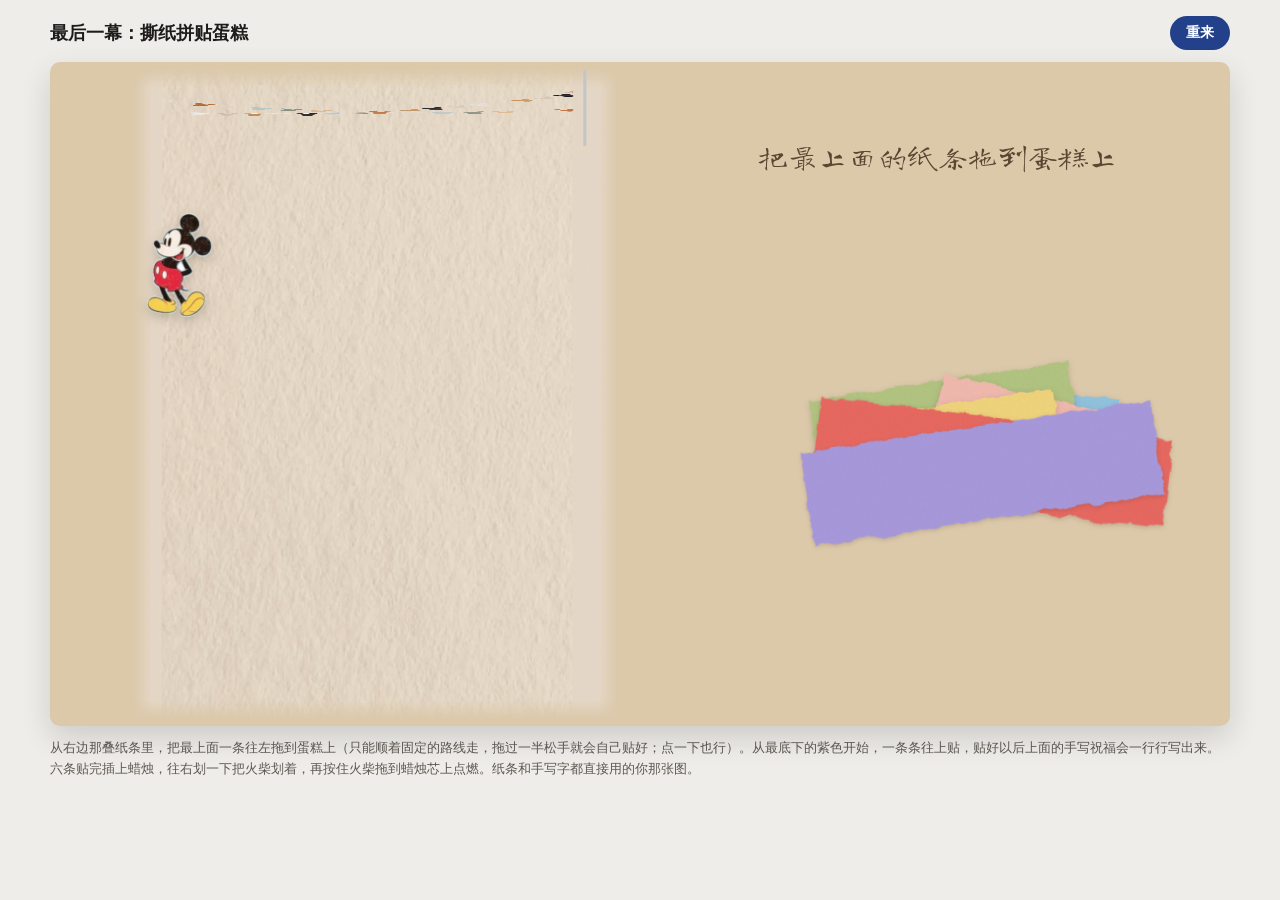
<file: s_cake.html>
<!doctype html><html><head><meta charset="utf-8"><meta name="viewport" content="width=device-width,initial-scale=1">
<!--CFG--><style>html,body{touch-action:none;overscroll-behavior:none}</style><script>(function(){var A=window.AudioContext||window.webkitAudioContext;if(!A)return;var L=[];function W(o){try{var P=window.parent;if(P!==window&&P.__AC0){L.push(P.__AC0);return P.__AC0}}catch(e){}var c=o?new A(o):new A();L.push(c);return c}W.prototype=A.prototype;window.AudioContext=window.webkitAudioContext=W;function r(){L.forEach(function(c){if(c.state==="suspended")c.resume().catch(function(){})})}["pointerdown","touchstart","touchend","mousedown","keydown","click"].forEach(function(e){window.addEventListener(e,r,true)});setInterval(r,500);})();</script><script>window.CFG=window.CFG||{};(function(){try{var P=AudioNode.prototype,oc=P.connect,M=new WeakMap();P.connect=function(d){if(d&&typeof AudioDestinationNode!=='undefined'&&d instanceof AudioDestinationNode){var c=d.context,m=M.get(c);if(!m){m=c.createGain();m.gain.value=3.5;var k=c.createDynamicsCompressor();k.threshold.value=-16;k.knee.value=6;k.ratio.value=14;k.attack.value=.002;k.release.value=.15;var ws=c.createWaveShaper(),cv=new Float32Array(1024);for(var i=0;i<1024;i++){var x=i/511.5-1;cv[i]=Math.tanh(1.3*x)/Math.tanh(1.3);}ws.curve=cv;oc.call(m,k);oc.call(k,ws);oc.call(ws,d);M.set(c,m);}if(this!==m){var a=[].slice.call(arguments);a[0]=m;return oc.apply(this,a);}}return oc.apply(this,arguments);};}catch(e){}})();window.__shown=!(window.parent!==window&&(/[?&]pre=1/.test(location.search)||(window.CFG&&CFG._pre)));window.__sq=[];(function(){var R=0.8,st=window.setTimeout;window.setTimeout=function(f,d){var a=[].slice.call(arguments);a[1]=(+d||0)*R;return st.apply(window,a);};var an=Element.prototype.animate;Element.prototype.animate=function(){var x=an.apply(this,arguments);try{x.playbackRate=1/R;}catch(e){}return x;};})();window.wsp=function(t,ms){if(!/敲可爱/.test(t))return;if(window.parent===window)return;window.onShow(function(){try{parent.postMessage({wsp:t,ms:ms||0},'*')}catch(e){}});};window.onShow=function(f){if(window.__shown)setTimeout(f,0);else window.__sq.push(f);};addEventListener('message',function(e){if(e.data&&e.data.show&&!window.__shown){window.__shown=true;window.__sq.splice(0).forEach(function(f){try{f()}catch(x){}});}});if(window.parent!==window){document.documentElement.classList.add('embed');window.segDone=function(){if(window.__sd)return;window.__sd=1;try{parent.postMessage({segdone:1},'*')}catch(e){}};try{Object.defineProperty(window,'innerHeight',{configurable:true,get:function(){return document.documentElement.clientHeight+600;}});}catch(e){}}</script>
<style>.embed body{padding:0!important;margin:0!important;background:#000!important;overflow:hidden}.embed .bar,.embed h1,.embed h2,.embed .tip,.embed #tabs,.embed [role=group],.embed .prog2,.embed .titles,.embed .covers{display:none!important}.embed .wrap{max-width:none!important;gap:0!important;margin:0!important;padding:0!important}.embed .stage{border-radius:0!important;box-shadow:none!important;max-height:none!important}.embed *{cursor:url(f15/hand2.webp) 23 1,pointer!important}</style></head><body>
<title>撕纸拼贴蛋糕</title>
<meta name="claude:viewport-fit-sides" content="cover">
<link rel="stylesheet" href="fonts/lc.css" media="print" onload="this.media='all'">
<style>
:root{
  --bg:#efede9; --fg:#1e1c1a; --soft:#5d5852; --line:#d8d3cb; --card:#faf9f6;
  --accent:#23408a; --accent-ink:#ffffff;
  --ui:-apple-system,BlinkMacSystemFont,"PingFang SC","Hiragino Sans GB","Noto Sans SC","Microsoft YaHei",sans-serif;
  --hand:"Long Cang","Kaiti SC","STKaiti","KaiTi",cursive;
}
@media (prefers-color-scheme: dark){
  :root:not([data-theme="light"]){ --bg:#151413; --fg:#ece8e2; --soft:#a9a29a; --line:#34312d; --card:#1f1d1b; --accent:#8fa8ec; --accent-ink:#10172e; color-scheme:dark; }
}
:root[data-theme="dark"]{ --bg:#151413; --fg:#ece8e2; --soft:#a9a29a; --line:#34312d; --card:#1f1d1b; --accent:#8fa8ec; --accent-ink:#10172e; color-scheme:dark; }
*,*::before,*::after{box-sizing:border-box}
body{margin:0;background:var(--bg);color:var(--fg);font-family:var(--ui);padding-left:max(16px,env(safe-area-inset-left,0px));padding-right:max(16px,env(safe-area-inset-right,0px));padding-block:16px 32px}
button{font-family:inherit}
button:focus-visible{outline:3px solid var(--accent);outline-offset:3px}
.wrap{max-width:1180px;margin:0 auto;display:flex;flex-direction:column;gap:12px}
.bar{display:flex;flex-wrap:wrap;gap:8px;align-items:center}
.bar h1{margin:0 12px 0 0;font-size:18px}
.btn{border:0;border-radius:999px;padding:8px 16px;font-size:14px;font-weight:600;cursor:pointer;background:var(--accent);color:var(--accent-ink);margin-left:auto}
.tip{margin:0;font-size:13px;color:var(--soft);line-height:1.6}
.holder{width:100%;display:flex;justify-content:center}

.stage{position:relative;overflow:hidden;isolation:isolate;border-radius:10px;box-shadow:0 12px 30px rgba(0,0,0,.14);-webkit-user-select:none;user-select:none;-webkit-touch-callout:none;touch-action:none;cursor:grab}
.stage img{-webkit-user-drag:none;pointer-events:none;display:block;position:absolute;max-width:none}
.base{-webkit-mask-image:linear-gradient(90deg,transparent,#000 4%,#000 96%,transparent),linear-gradient(transparent,#000 3%,#000 97%,transparent);-webkit-mask-composite:source-in;mask-image:linear-gradient(90deg,transparent,#000 4%,#000 96%,transparent),linear-gradient(transparent,#000 3%,#000 97%,transparent);mask-composite:intersect}
.strip{position:absolute;will-change:transform;filter:drop-shadow(0 2px 3px rgba(60,40,20,.18))}
.strip img{left:0;top:0;width:100%;height:100%}
.strip.lift{filter:drop-shadow(0 14px 18px rgba(60,40,20,.3))}
.band{position:absolute;overflow:hidden;contain:strict}
.rot{position:absolute;width:0;height:0;transform-origin:0 0}
.band .sl{position:absolute;left:0;top:0;width:100%;height:100%;overflow:hidden;will-change:transform;transform:translateX(-100%)}
.band img{will-change:transform;transform-origin:0 0}
.hint{position:absolute;margin:0;font-family:var(--hand);color:#5a4632;pointer-events:none;transition:opacity .35s;z-index:80}
.match{position:absolute;z-index:70;width:7%;height:1.2%;border-radius:3px;background:linear-gradient(#e9cf9a,#c9a56a);transform-origin:0 50%}
.match::after{content:"";position:absolute;right:-12%;top:-55%;width:22%;height:210%;border-radius:50%;background:#b8322a}
.match i{position:absolute;right:-24%;top:-260%;width:32%;height:420%;border-radius:50% 50% 45% 45%/60% 60% 40% 40%;background:radial-gradient(ellipse at 50% 70%,#fff3b0,#ffb43a 45%,#ff6a2a 75%,transparent 80%);opacity:0;transform-origin:50% 90%}
.glow{position:absolute;border-radius:50%;pointer-events:none;background:radial-gradient(circle,rgba(255,214,120,.75),rgba(255,170,80,.25) 40%,rgba(255,160,80,0) 70%);mix-blend-mode:screen;opacity:0;z-index:12}
.flame{transform-origin:50% 95%}
.flame.on{animation:flick 1.3s ease-in-out infinite}
@keyframes flick{0%,100%{transform:scale(1) skewX(0)}30%{transform:scale(1.05,.96) skewX(2deg)}60%{transform:scale(.97,1.04) skewX(-2deg)}}
.target{position:absolute;z-index:33;border-radius:50%;border:2px dashed rgba(255,190,90,.95);pointer-events:none;animation:tpulse 1.1s ease-in-out infinite}
@keyframes tpulse{0%,100%{transform:scale(.85);opacity:.55}50%{transform:scale(1.1);opacity:1}}
.dim{position:absolute;inset:0;pointer-events:none;z-index:11;opacity:0}
.endt{position:absolute;margin:0;font-family:var(--hand);color:#fff5e4;line-height:1.5;text-shadow:0 2px 10px rgba(0,0,0,.4);z-index:20;opacity:0}
.save{position:absolute;z-index:21;border:0;border-radius:999px;padding:.6em 1.2em;font-size:15px;font-weight:600;background:#fff5e4;color:#5a3a22;cursor:pointer;opacity:0;box-shadow:0 6px 16px rgba(0,0,0,.25)}
.toast{position:absolute;z-index:22;font-size:13px;color:#fff5e4;opacity:0;transition:opacity .3s}
@media (prefers-reduced-motion: reduce){ .flame.on{animation:none} }
</style>
<style>
.cs{position:absolute;inset:0}
.cs .pp{position:absolute;inset:0;background:var(--c);filter:url(#torn)}
.cs .pp::after{content:"";position:absolute;inset:0;mix-blend-mode:multiply;opacity:.35;background:url("data:image/svg+xml;utf8,<svg xmlns='http://www.w3.org/2000/svg' width='200' height='200'><filter id='n'><feTurbulence type='fractalNoise' baseFrequency='.8' numOctaves='3'/><feColorMatrix values='0 0 0 0 .55  0 0 0 0 .48  0 0 0 0 .4  0 0 0 .55 0'/></filter><rect width='200' height='200' filter='url(%23n)'/></svg>")}
.ctx{position:relative;margin:0;padding:.42em .9em .48em;font-family:var(--hand);line-height:1.3;color:#2a2320;text-align:left;word-break:break-all;box-sizing:border-box}
.cs .ctx{width:100%;top:50%;transform:translateY(-50%)}
.ctx span{opacity:0;transition:opacity .12s}
.ctx.on span{opacity:1}
#cfg{display:grid;grid-template-columns:repeat(auto-fill,minmax(250px,1fr));gap:8px}
#cfg label{display:flex;flex-direction:column;gap:3px;font-size:12px;color:var(--soft)}
#cfg textarea{font:14px/1.4 var(--ui);padding:6px 8px;border:1px solid var(--line);border-radius:8px;background:var(--card);color:var(--fg);resize:vertical}
#cfg em{font-style:normal;color:#b8322a}
.seg2{display:flex;flex-wrap:wrap;gap:6px;align-items:center}
.seg2 button{border:1px solid var(--line);background:var(--card);color:var(--fg);border-radius:999px;padding:6px 12px;font-size:13px;cursor:pointer}
.seg2 button.on{background:var(--accent);color:var(--accent-ink);border-color:var(--accent)}
</style>
<svg width="0" height="0" style="position:absolute" aria-hidden="true"><filter id="torn" x="-4%" y="-12%" width="108%" height="124%"><feTurbulence type="fractalNoise" baseFrequency=".035" numOctaves="4" seed="3"/><feDisplacementMap in="SourceGraphic" scale="12" xChannelSelector="R" yChannelSelector="G"/></filter></svg>
<div class="wrap">
  <div class="bar">
    <h1>最后一幕：撕纸拼贴蛋糕</h1>
    <button class="btn" id="again">重来</button>
  </div>
  <div class="holder"><div class="stage" id="stage" tabindex="0" aria-label="拼贴蛋糕演示"></div></div>
  <p class="tip">从右边那叠纸条里，把最上面一条往左拖到蛋糕上（只能顺着固定的路线走，拖过一半松手就会自己贴好；点一下也行）。从最底下的紫色开始，一条条往上贴，贴好以后上面的手写祝福会一行行写出来。六条贴完插上蜡烛，往右划一下把火柴划着，再按住火柴拖到蜡烛芯上点燃。纸条和手写字都直接用的你那张图。</p>
</div>

<script>
var M = {"size": [1228, 1604], "strips": [{"k": "purple", "box": [52, 1030, 1066, 374], "ink": [56, 1032, 1020, 364], "bands": [{"v": [47, 99], "q": [93.0, 107.0, 116.0, 137.0, 157.0, 171.0, 181.0, 199.0, 213.0, 220.0, 274.0, 363.0, 372.0, 383.0, 407.0], "mass": 2726}, {"v": [99, 165], "q": [109.0, 225.0, 282.0, 337.0, 400.0, 475.0, 532.0, 586.0, 638.0, 694.0, 765.0, 823.0, 874.0, 936.0, 993.0], "mass": 12790}, {"v": [171, 230], "q": [76.0, 108.0, 156.0, 190.0, 247.0, 274.0, 303.0, 352.0, 410.0, 441.0, 494.0, 537.0, 577.0, 625.0, 898.0], "mass": 9796}, {"v": [220, 291], "q": [84.0, 208.0, 293.0, 362.0, 411.0, 460.0, 511.0, 563.0, 628.0, 715.0, 774.0, 838.0, 900.0, 954.0, 1012.0], "mass": 14021}, {"v": [288, 350], "q": [66.0, 101.0, 132.0, 166.0, 199.0, 249.0, 289.0, 329.0, 363.0, 404.0, 461.0, 499.0, 538.0, 579.0, 615.0], "mass": 9026}], "a": 0.0}, {"k": "red", "box": [149, 735, 921, 343], "ink": [154, 739, 909, 338], "bands": [{"v": [104, 164], "q": [75.0, 107.0, 136.0, 164.0, 193.0, 245.0, 258.0, 603.0, 638.0, 670.0, 731.0, 757.0, 799.0, 825.0, 858.0], "mass": 5390}, {"v": [167, 232], "q": [55.0, 92.0, 121.0, 201.0, 252.0, 301.0, 344.0, 389.0, 433.0, 509.0, 620.0, 682.0, 723.0, 828.0, 866.0], "mass": 8223}, {"v": [245, 303], "q": [52.0, 75.0, 114.0, 120.0, 129.0, 150.0, 314.0, 347.0, 357.0, 378.0, 388.0, 402.0, 415.0, 436.0, 709.0], "mass": 3139}], "a": 0.0}, {"k": "yellow", "box": [247, 617, 492, 286], "ink": [248, 620, 459, 279], "bands": [{"v": [7, 49], "q": [33.7, 88.4, 103.4, 119.2, 129.7, 143.0, 158.2, 170.7, 186.9, 359.6, 375.4, 417.7, 449.4, 463.3, 496.9], "mass": 2323}, {"v": [50, 100], "q": [42.2, 149.9, 169.3, 188.8, 212.8, 232.5, 250.6, 274.2, 331.5, 344.0, 389.9, 412.6, 430.6, 444.2, 493.6], "mass": 3217}, {"v": [90, 143], "q": [74.9, 98.5, 120.4, 153.5, 182.8, 221.2, 244.4, 274.6, 300.2, 330.5, 374.3, 397.5, 421.0, 445.4, 485.4], "mass": 5835}], "a": 19.0}, {"k": "pinkd", "box": [445, 626, 454, 192], "ink": [446, 630, 452, 187], "bands": [{"v": [7, 61], "q": [93.0, 124.0, 149.0, 186.0, 200.0, 226.0, 249.0, 282.0, 294.0, 325.0, 337.0, 362.0, 385.0, 406.0, 433.0], "mass": 5144}, {"v": [58, 102], "q": [211.0, 239.0, 257.0, 276.0, 287.0, 304.0, 324.0, 337.0, 349.0, 365.0, 373.0, 391.0, 406.0, 421.0, 434.0], "mass": 2947}, {"v": [104, 148], "q": [302.0, 307.0, 316.0, 323.0, 329.0, 340.0, 354.0, 370.0, 376.0, 381.0, 385.0, 397.0, 404.0, 408.0, 445.0], "mass": 1460}, {"v": [151, 187], "q": [306.0, 311.0, 316.0, 320.0, 331.0, 336.0, 340.0, 350.0, 354.0, 365.0, 372.0, 376.0, 388.0, 395.0, 407.0], "mass": 995}], "a": 0.0}, {"k": "green", "box": [332, 456, 469, 189], "ink": [339, 484, 445, 158], "bands": [{"v": [-2, 49], "q": [68.0, 94.0, 124.0, 152.0, 173.0, 196.0, 211.0, 242.0, 271.0, 291.0, 332.0, 347.0, 380.0, 405.0, 433.0], "mass": 4447}, {"v": [51, 100], "q": [18.0, 39.0, 69.0, 99.0, 127.0, 170.0, 191.0, 226.0, 258.0, 284.0, 312.0, 357.0, 381.0, 406.0, 429.0], "mass": 5084}, {"v": [100, 140], "q": [41.0, 45.0, 50.0, 62.0, 69.0, 74.0, 84.0, 90.0, 93.0, 97.0, 102.0, 122.0, 127.0, 135.0, 174.0], "mass": 1106}], "a": 0.0}, {"k": "pink", "box": [383, 318, 353, 167], "ink": [384, 322, 329, 159], "bands": [{"v": [68, 143], "q": [-11.8, 70.8, 79.3, 105.3, 118.0, 145.1, 165.8, 198.8, 209.7, 217.6, 226.5, 231.4, 243.4, 252.6, 314.1], "mass": 2880}], "a": -9.5}], "cat": [919, 955, 125, 116], "cakesticker": [204, 780, 68, 73], "stick": [528, 264, 55, 65], "flame": [502, 149, 92, 114], "title": [66, 145, 1039, 185], "crop": [0, 90, 1112, 1490], "paper": "#cfbfa3", "bg": "#dcc9aa", "titleq": [10, 102, 202, 302, 402, 502, 603, 703, 803, 903, 1003]};
var stage = document.getElementById("stage"), L = {}, S = null;
function el(tag, cls, parent){ var e = document.createElement(tag); if (cls) e.className = cls; if (parent) parent.appendChild(e); return e; }
function later(fn, ms){ var me = S; S.timers.push(setTimeout(function(){ if (!me.dead) fn(); }, ms)); }
var AC = null;
function ac(){ try { AC = AC || new (window.AudioContext || window.webkitAudioContext)(); if (AC.state === "suspended") AC.resume(); } catch(e) {} }
function noise(dur, freq, q, vol, type){
  var a = AC; if (!a) return; if (a.state !== "running") { try { a.resume(); } catch (e) {} }
  try { var t = a.currentTime, n = Math.max(1, Math.floor(a.sampleRate * dur)), b = a.createBuffer(1, n, a.sampleRate), d = b.getChannelData(0);
    for (var i = 0; i < n; i++) d[i] = (Math.random() * 2 - 1) * Math.pow(1 - i / n, 2);
    var s = a.createBufferSource(); s.buffer = b; var f = a.createBiquadFilter(); f.type = type || "bandpass"; f.frequency.value = freq; f.Q.value = q;
    var g = a.createGain(); g.gain.setValueAtTime(vol, t); g.gain.exponentialRampToValueAtTime(.0005, t + dur); s.connect(f); f.connect(g); g.connect(a.destination); s.start(t); } catch(e) {}
}
function pat(){ noise(.09, 600, .7, .45, "lowpass"); setTimeout(function(){ noise(.12, 3000, .6, .06, "highpass"); }, 30); }
function scratch(){ noise(.04, 3600, 2, .03); }
function strike(){ noise(.25, 2600, .8, .25); setTimeout(function(){ noise(.6, 700, .4, .12, "lowpass"); }, 150); }

function measure(){
  var w = stage.parentNode.clientWidth, maxH = Math.max(240, window.innerHeight - 160);
  var h = Math.min(w * 9 / 16, maxH); w = h * 16 / 9;
  stage.style.width = w + "px"; stage.style.height = h + "px"; L = {W:w, H:h};
}
function X(x){ return S.px + (x - M.crop[0]) * S.k; } function Y(y){ return S.py + (y - M.crop[1]) * S.k; }
function pic(src, b, z){ var i = el("img", "", stage); i.alt = ""; i.src = "c/" + src; i.style.left = X(b[0]) + "px"; i.style.top = Y(b[1]) + "px"; i.style.width = b[2] * S.k + "px"; i.style.height = b[3] * S.k + "px"; if (z) i.style.zIndex = z; return i; }
var PROT = [-7, 5, -3, 8, -6, 3];
/* ===== 代码纸条：文案可自定义，纸条按字数自动变高；默认还能切回 V1 原图纸条 ===== */
var M0 = JSON.parse(JSON.stringify(M)), MODE = window.parent !== window ? (window.CFG && CFG.cake ? "code" : "img") : (/mode=img/.test(location.search) ? "img" : "code");
var DEF = ["这一年辛苦啦。往后的每一个生日，我都想陪你一起过：一起吃蛋糕、一起许愿，一起把日子过成我们喜欢的样子。", "如果偶尔累了，就停下来歇一歇，不用一直那么厉害，我一直都在。", "新的一岁，想要的都会来。", "有你真好～", "今天你最大，想吃什么都可以～", "生日快乐呀！"];
var TXT = DEF.slice(), REC = [[40, 70], [20, 40], [8, 14], [4, 10], [10, 24], [2, 7]];
var TIER = [{k:"purple", w:1050, cx:585, a:-1.5, c:"#a99be0"}, {k:"red", w:900, cx:572, a:2, c:"#ea6a63"}, {k:"yellow", w:440, cx:425, a:-5, c:"#f2d77e"}, {k:"pinkd", w:360, cx:782, a:6, c:"#f3bcb2"}, {k:"green", w:600, cx:575, a:-2.5, c:"#b4c784"}, {k:"pink", w:400, cx:585, a:3, c:"#93c6e2"}];
if (window.CFG && CFG.cake) TIER.forEach(function(t, i){ if (CFG.cake[t.k]) TXT[i] = CFG.cake[t.k]; });
function codeLayout(){
  M = JSON.parse(JSON.stringify(M0)); if (MODE !== "code") return;
  var MG = 16, SN = TIER.map(function(t){ return Math.abs(Math.sin(t.a * Math.PI / 180)) * t.w / 2; });
  var ABOVE = [[1], [2, 3], [4], [4], [5], []], G = [[1], [2, 3], [4], [5]];
  /* 上面那层会压住下面这条的上沿：给下面这条留出顶部空白，字就不会被盖住 */
  var PT = TIER.map(function(t, i){ return ABOVE[i].length ? 2 * Math.max.apply(null, ABOVE[i].map(function(u){ return SN[u]; })) + SN[i] + MG + 8 : 0; });
  var meas = document.createElement("div"), f, hs, tops, pts; meas.style.cssText = "position:absolute;left:-9999px;top:0;visibility:hidden"; document.body.appendChild(meas);
  for (f = 48; f >= 20; f--) {
    pts = PT.map(function(v){ return Math.max(.42 * f, v); });
    hs = TIER.map(function(t, i){ var q = document.createElement("p"); q.className = "ctx"; q.style.width = t.w + "px"; q.style.fontSize = f + "px"; q.style.paddingTop = pts[i] + "px"; q.textContent = TXT[i] || " "; meas.appendChild(q); var h = q.offsetHeight; q.remove(); return h; });
    hs[2] = hs[3] = Math.max(hs[2], hs[3]);
    tops = []; tops[0] = 1404 - hs[0]; var prev = [0];
    G.forEach(function(g){ var base = Math.max.apply(null, prev.map(function(l){ return tops[l] + SN[l]; })); g.forEach(function(u){ tops[u] = base + SN[u] + MG - hs[u]; }); prev = g; });
    if (1404 - (tops[5] - SN[5]) <= 1074) break;
  }
  meas.remove(); var bx = TIER.map(function(t, i){ return [t.cx - t.w / 2, tops[i], t.w, hs[i]]; });
  M.strips = TIER.map(function(t, i){ return {k:t.k, box:bx[i], code:true, a:t.a, c:t.c, f:f, pt:pts[i], text:TXT[i]}; });
  var top = bx[5], dx = top[0] + top[2] / 2 - 559.5, dy = top[1] - 318;
  M.stick[0] += dx; M.stick[1] += dy; M.flame[0] += dx; M.flame[1] += dy;
  M.cat = [bx[1][0] + bx[1][2] - 105, bx[1][1] - 40, 125, 116]; M.cakesticker = [bx[2][0] - 30, bx[2][1] - 4, 68, 73]; M.hat = [bx[4][0] + bx[4][2] - 6, bx[4][1] - 98, 68, 109];
  S_FS = f;
}
var S_FS = 0;
function codeStrip(e, st){
  st.el = e; e.innerHTML = '<div class="cs" style="rotate:' + st.a + 'deg;--c:' + st.c + '"><i class="pp"></i><p class="ctx" style="font-size:' + st.f * S.k + 'px;padding-top:' + st.pt * S.k + 'px">' + st.text.split("").map(function(c){ return "<span>" + c + "</span>"; }).join("") + "</p></div>";
}
function showAll(){
  if (!S || S.phase !== "paste") return;
  S.strips.forEach(function(o, i){ o.e.style.transform = "none"; o.e.style.zIndex = 10 + i; o.e.classList.remove("lift"); var p = o.e.querySelector(".ctx"); if (p) { p.querySelectorAll("span").forEach(function(sp){ sp.style.transitionDelay = "0ms"; }); p.classList.add("on"); } });
  S.i = S.strips.length; S.phase = "done"; S.hint.style.opacity = "0";
  sticker("cat.webp", M.cat); sticker("cakest.webp", M.cakesticker); if (M.hat) sticker("hat.webp", M.hat); later(candle, 300);
}


function reset(){
  if (S) { S.dead = true; S.timers.forEach(clearTimeout); }
  stage.innerHTML = ""; measure(); codeLayout();
  S = {timers:[], i:0, phase:"paste"};
  var c = M.crop; S.k = L.H * .98 / c[3]; S.px = L.W * .07; S.py = L.H * .01;
  stage.style.background = M.bg;
  var b = el("img", "base", stage); b.alt = "纸"; b.src = "c/base.webp"; b.style.left = S.px + "px"; b.style.top = S.py + "px"; b.style.width = c[2] * S.k + "px"; b.style.height = c[3] * S.k + "px";
  var mBunt = pic("bunting.webp", [70, 92, 970, 175], 36); mBunt.dataset.assetId = "cake_bunting";
  var mStand = pic("mickey_stand.webp", [34, 420, 148, 240], 37); mStand.dataset.assetId = "cake_mickey"; mStand.style.filter = "drop-shadow(0 4px 6px rgba(40,25,10,.2))";
  S.strips = M.strips.map(function(st, i){
    var e = el("div", "strip", stage), bx = st.box; e.style.left = X(bx[0]) + "px"; e.style.top = Y(bx[1]) + "px"; e.style.width = bx[2] * S.k + "px"; e.style.height = bx[3] * S.k + "px"; e.style.zIndex = 30 - i;
    if (st.code) codeStrip(e, st); else { var im = el("img", "", e); im.alt = ""; im.src = "c/st_" + st.k + ".webp"; }
    var w = bx[2] * S.k, ps = Math.min(1, L.W * .3 / w), P2 = [X(bx[0]) + w / 2, Y(bx[1]) + bx[3] * S.k / 2];
    var o = {e:e, st:st, w:w, h:bx[3] * S.k, ps:ps, pr:PROT[i], P2:P2, t:0};
    return o;
  });
  layoutPile(false);
  S.hint = el("p", "hint", stage); S.hint.style.left = (L.W * .6) + "px"; S.hint.style.top = (L.H * .12) + "px"; S.hint.style.fontSize = Math.max(15, L.H * .045) + "px";
  S.hint.textContent = "把最上面的纸条拖到蛋糕上";
}
/* 右边的纸条堆：还没贴的都叠在这里，最上面是下一条 */
function layoutPile(anim){
  var left = S.strips.slice(S.i);
  left.forEach(function(o, j){
    o.P0 = [L.W * .79 + (j % 2 ? 1 : -1) * j * L.W * .008, L.H * .62 - j * L.H * .018];
    o.e.style.zIndex = 40 - j;
    if (j > 0 || !anim) setT(o, 0);
  });
}
function bez(o, t){ var P0 = o.P0, P2 = o.P2, P1 = [(P0[0] + P2[0]) / 2, Math.min(P0[1], P2[1]) - L.H * .14], u = 1 - t;
  return [u * u * P0[0] + 2 * u * t * P1[0] + t * t * P2[0], u * u * P0[1] + 2 * u * t * P1[1] + t * t * P2[1]]; }
function setT(o, t){
  o.t = t; var p = bez(o, t), s = o.ps + (1 - o.ps) * t, lift = 1 + .06 * Math.sin(Math.PI * t), r = o.pr * (1 - t);
  o.e.style.transform = "translate(" + (p[0] - o.P2[0]) + "px," + (p[1] - o.P2[1]) + "px) rotate(" + r + "deg) scale(" + s * lift + ")";
}
function tween(o, to, ms, done){
  var from = o.t, t0 = performance.now(), me = S; S.busy = true;
  (function f(now){ if (me.dead) return; var q = Math.min(1, (now - t0) / ms), e = 1 - Math.pow(1 - q, 3); setT(o, from + (to - from) * e); if (q < 1) requestAnimationFrame(f); else { S.busy = false; done && done(); } })(t0);
}
function stick(o){ if (!S.w1) { S.w1 = 1; window.wsp && wsp("每一条纸都是手撕的，写着我想对他说的话🎂"); }
  o.e.classList.remove("lift"); o.e.style.zIndex = 10 + S.i; pat();
  o.e.animate([{transform:"scale(1.04,.95)"}, {transform:"scale(.99,1.02)"}, {transform:"none"}], {duration:260, easing:"ease-out"});
  var i = S.i; S.i++; S.phase = "write"; S.hint.style.opacity = "0";
  if (S.i < S.strips.length) layoutPile(true);
  writeInk(o.st, function(){
    if (o.st.k === "red") sticker("cat.webp", M.cat);
    if (o.st.k === "yellow") sticker("cakest.webp", M.cakesticker); if (o.st.k === "green" && M.hat) sticker("hat.webp", M.hat);
    if (S.i < S.strips.length) { S.phase = "paste"; S.hint.textContent = ["再贴一条", "继续往上贴", "快到顶了", "再来一条", "最后一条"][Math.min(4, S.i - 1)]; S.hint.style.opacity = "1"; }
    else later(candle, 400);
  });
}
/* 写字：窗口不动、里面一层往右滑、图片反向滑 —— 全是 transform，不掉帧；
   关键帧按「这一行墨水的累计分布」排，笔划多的地方慢、空白处一带而过，像真的在匀速写 */
/* 一行 = 一个窗口。窗口按这行字的倾斜角转正（斜着写的黄纸条也能一行一行出），
   里面一层往右滑、图片反向滑抵消 —— 只动 transform，不掉帧 */
function wipe(src, ib, ang, bd, dur, delay, z, alt){
  var k = S.k, u0 = bd.q[0] - 6, u1 = bd.q[bd.q.length - 1] + 6, bw = (u1 - u0) * k;
  var rot = el("div", "rot", stage); rot.style.left = X(ib[0]) + "px"; rot.style.top = Y(ib[1]) + "px"; rot.style.zIndex = z; rot.style.transform = "rotate(" + ang + "deg)";
  var w = el("div", "band", rot); w.style.left = u0 * k + "px"; w.style.top = bd.v[0] * k + "px"; w.style.width = bw + "px"; w.style.height = (bd.v[1] - bd.v[0]) * k + "px";
  var sl = el("div", "sl", w), im = el("img", "", sl); im.alt = alt || ""; im.src = "c/" + src;
  im.style.left = -u0 * k + "px"; im.style.top = -bd.v[0] * k + "px"; im.style.width = ib[2] * k + "px"; im.style.height = ib[3] * k + "px";
  var n = bd.q.length - 1, A = [], B = [];
  bd.q.forEach(function(uq, i){
    var r = i === 0 ? 0 : i === n ? bw : (Math.min(u1, Math.max(u0, uq)) - u0) * k, tx = r - bw;
    A.push({transform:"translateX(" + tx + "px)", offset:i / n}); B.push({transform:"translateX(" + (-tx) + "px) rotate(" + (-ang) + "deg)", offset:i / n});
  });
  var o = {duration:dur, delay:delay, easing:"linear", fill:"both"};
  sl.animate(A, o); im.animate(B, o);
  for (var t = 0; t < dur; t += 150) later(scratch, delay + t);
}
function writeInk(st, done){ if (st.code) { var sp = st.el.querySelectorAll(".ctx span"), dt = Math.max(14, Math.min(40, 1500 / sp.length)); sp.forEach(function(x, i){ x.style.transitionDelay = (160 + i * dt) + "ms"; }); st.el.querySelector(".ctx").classList.add("on"); for (var t = 0; t < sp.length * dt; t += 150) later(scratch, 160 + t); later(done, 160 + sp.length * dt + 150); return; }
  var ct = window.CFG && CFG.cake && CFG.cake[st.k];
  if (ct) { var ib = st.ink, k = S.k, bw = ib[2] * k, bh = ib[3] * k, n = Array.from(ct).length;
    var r = el("div", "rot", stage); r.style.left = X(ib[0]) + "px"; r.style.top = Y(ib[1]) + "px"; r.style.zIndex = 35; r.style.transform = "rotate(" + (st.a || 0) + "deg)";
    var fs = Math.max(8, Math.min(bh * .4, Math.sqrt(bw * bh * .3 / n)));
    var tx = el("div", "", r); tx.textContent = ct; tx.style.cssText = "position:absolute;left:0;top:0;width:" + bw + "px;height:" + bh + "px;box-sizing:border-box;padding:" + bh * .08 + "px " + bw * .06 + "px;display:flex;align-items:center;justify-content:center;text-align:center;font-family:\"Long Cang\",\"Kaiti SC\",\"STKaiti\",\"KaiTi\",cursive;color:#3a241a;line-height:1.2;overflow:hidden;font-size:" + fs + "px;word-break:break-all";
    var dur = Math.min(1800, 500 + n * 45); tx.animate([{clipPath:"inset(0 100% 0 0)"}, {clipPath:"inset(0 0% 0 0)"}], {duration:dur, delay:160, easing:"linear", fill:"both"});
    for (var t = 0; t < dur; t += 150) later(scratch, 160 + t); later(done, dur + 200); return; }
  if (!st.ink) { done(); return; }
  /* 手写字图片很大，手机上可能还没下载完：等这张图解码好再开始擦出字和放打字声，两者才对得上 */
  var me = S;
  inkReady(st.k).then(function(){ if (me.dead) return;
    var delay = 160;
    st.bands.forEach(function(bd){
      var dur = Math.round(Math.min(650, 130 + bd.mass * .025)); wipe("ink_" + st.k + ".webp", st.ink, st.a || 0, bd, dur, delay, 35); delay += dur + 25;
    });
    later(done, delay); });
}
var INKP = {};
function inkReady(k){ if (!INKP[k]) INKP[k] = new Promise(function(res){ var i = new Image(); i.onload = function(){ (i.decode ? i.decode() : Promise.resolve()).then(res, res); }; i.onerror = res; i.src = "c/ink_" + k + ".webp"; setTimeout(res, 15000); }); return INKP[k]; }
if (MODE === "img") ["purple", "red", "yellow", "pinkd", "green", "pink"].forEach(inkReady);
function sticker(src, b){
  var s = pic(src, b, 36); s.style.filter = "drop-shadow(0 3px 3px rgba(0,0,0,.2))";
  s.animate([{transform:"scale(0) rotate(-30deg)"}, {transform:"scale(1.25) rotate(8deg)", offset:.6}, {transform:"scale(1) rotate(0deg)"}], {duration:450, easing:"cubic-bezier(.3,.7,.4,1.4)"});
  pat();
}
/* 插蜡烛，划火柴点亮 */
function candle(){
  var st = pic("stick.webp", M.stick, 34); st.style.transformOrigin = "50% 100%";
  st.animate([{transform:"translateY(-180%)", opacity:0}, {transform:"translateY(8%)", opacity:1, offset:.75}, {transform:"none", opacity:1}], {duration:500, easing:"cubic-bezier(.5,0,.6,1)"});
  later(pat, 380);
  var m = el("div", "match", stage); m.style.left = (L.W * .66) + "px"; m.style.top = (L.H * .58) + "px"; m.style.transform = "rotate(-12deg)"; el("i", "", m); S.match = m;
  S.mp = [0, 0]; S.mr = -12;
  m.animate([{opacity:0, transform:"translateY(30px) rotate(-12deg)"}, {opacity:1, transform:"rotate(-12deg)"}], {duration:400, delay:500, fill:"backwards"});
  later(function(){ S.phase = "match"; S.hint.textContent = "往右划一下，把火柴划着"; S.hint.style.opacity = "1"; }, 700);
}
/* 划着火柴 → 用手拖着火柴到蜡烛芯 → 点燃 */
function placeMatch(ms){
  var tf = "translate(" + S.mp[0] + "px," + S.mp[1] + "px) rotate(" + S.mr + "deg)";
  if (ms) S.match.animate([{transform:S.match.style.transform}, {transform:tf}], {duration:ms, easing:"ease-out"});
  S.match.style.transform = tf;
}
function tip(){ var r = S.match.querySelector("i").getBoundingClientRect(), sr = stage.getBoundingClientRect(); return [r.left - sr.left + r.width / 2, r.top - sr.top + r.height * .78]; }
function strikeMatch(){
  S.phase = "carry"; S.hint.style.opacity = "0"; strike();
  S.match.querySelector("i").animate([{opacity:0, transform:"scale(.2)"}, {opacity:1, transform:"scale(1.25)"}, {opacity:1, transform:"scale(1)"}], {duration:380, fill:"forwards"});
  S.mp = [L.W * .035, -5]; S.mr = -16; placeMatch(200);
  var fl = M.flame; S.wick = [X(fl[0] + fl[2] / 2), Y(fl[1] + fl[3] * .9)];
  var tg = el("div", "target", stage), ts = L.H * .1; tg.style.left = (S.wick[0] - ts / 2) + "px"; tg.style.top = (S.wick[1] - ts / 2) + "px"; tg.style.width = tg.style.height = ts + "px"; S.target = tg;
  later(function(){ if (S.phase === "carry") { S.hint.textContent = "按住火柴，拖到蜡烛芯上"; S.hint.style.opacity = "1"; } }, 450);
}
function lightCandle(){
  S.phase = "lit"; S.drag = null; S.hint.style.opacity = "0"; stage.style.cursor = "";
  var t = tip(); S.mp = [S.mp[0] + S.wick[0] - t[0], S.mp[1] + S.wick[1] - t[1]]; placeMatch(160);
  S.target.animate([{opacity:1, transform:"scale(1)"}, {opacity:0, transform:"scale(1.8)"}], {duration:400, fill:"forwards"});
  var fl = M.flame, fx = S.wick[0], fy = S.wick[1];
  later(function(){
    noise(.35, 900, .5, .2, "lowpass");
    var f = pic("flame.webp", fl, 37); f.className = "flame on";
    f.animate([{transform:"scale(0)"}, {transform:"scale(1.3)"}, {transform:"scale(1)"}], {duration:500, easing:"ease-out"});
    var g = el("div", "glow", stage), gs = L.H * .55; g.style.left = (fx - gs / 2) + "px"; g.style.top = (fy - gs / 2 - fl[3] * S.k * .5) + "px"; g.style.width = g.style.height = gs + "px";
    g.animate([{opacity:0}, {opacity:1}], {duration:900, fill:"forwards"});
    later(function(){ g.animate([{opacity:1, transform:"scale(1)"}, {opacity:.8, transform:"scale(.96)"}, {opacity:1, transform:"scale(1.02)"}], {duration:1600, iterations:Infinity}); }, 900);
    S.mp = [S.mp[0] + L.W * .05, S.mp[1] + L.H * .1]; S.mr = -30; placeMatch(600);
    S.match.animate([{opacity:1}, {opacity:0}], {duration:500, delay:250, fill:"forwards"});
    later(finale, 900);
  }, 220);
}
function finale(){ setTimeout(function(){ window.wsp && wsp("拼起来，就是一个生日蛋糕～（之前看到很火的纸条创意，这次动手改成vibe coding啦）"); }, 2600);
  var d = el("div", "dim", stage), cx = X(560), cy = Y(780);
  d.style.background = "radial-gradient(ellipse " + (L.H * .62) + "px " + (L.H * .7) + "px at " + cx + "px " + cy + "px, rgba(40,22,10,0) 55%, rgba(30,16,8,.72) 100%)";
  d.animate([{opacity:0}, {opacity:1}], {duration:1600, fill:"forwards"});
  /* 标题一个字一个字写出来 */
  later(function(){
    var t = M.title;
    wipe("title.webp", t, 0, {v:[0, t[3]], q:M.titleq.map(function(v, i){ return i === 0 ? v + 6 : i === M.titleq.length - 1 ? v - 6 : v; })}, 1100, 0, 36, "亲爱的你，要天天开心"); }, 500);
  later(function(){
    var e = el("p", "endt", stage); e.innerHTML = "生日快乐。<br>以后的每一个生日，<br>都想陪你过。"; e.style.left = (L.W * .62) + "px"; e.style.top = (L.H * .32) + "px"; e.style.fontSize = Math.max(18, L.H * .062) + "px";
    e.animate([{opacity:0, transform:"translateY(12px)"}, {opacity:1, transform:"none"}], {duration:1000, fill:"forwards"});
    setTimeout(function(){ window.segDone&&segDone(); }, 600);
  }, 3800);
}

/* ---------- 手势：沿固定路线拖 ---------- */
function pt(ev){ var r = stage.getBoundingClientRect(); return [ev.clientX - r.left, ev.clientY - r.top]; }
stage.addEventListener("pointerdown", function(ev){
  ac(); if (!S || S.busy) return; stage.setPointerCapture(ev.pointerId); var p = pt(ev);
  if (S.phase === "paste") { var o = S.strips[S.i]; o.e.classList.add("lift"); o.e.style.zIndex = 60; S.drag = {o:o, x:p[0], y:p[1], moved:0}; noise(.12, 2800, .6, .05, "highpass"); }
  else if (S.phase === "match") S.drag = {match:true, x:p[0], moved:0};
  else if (S.phase === "carry") { S.drag = {carry:true, x:p[0], y:p[1], mx:S.mp[0], my:S.mp[1]}; S.mr = -24; placeMatch(120); stage.style.cursor = "grabbing"; S.hint.style.opacity = "0"; }
});
stage.addEventListener("pointermove", function(ev){
  if (!S || !S.drag) return; var p = pt(ev), d = S.drag; d.moved = Math.max(d.moved, Math.hypot(p[0] - d.x, p[1] - (d.y || p[1])));
  if (d.o) { var o = d.o, vx = o.P2[0] - o.P0[0], vy = o.P2[1] - o.P0[1], t = ((p[0] - d.x) * vx + (p[1] - d.y) * vy) / (vx * vx + vy * vy); setT(o, Math.max(0, Math.min(1, t))); }
  else if (d.match && p[0] - d.x > L.W * .05) { S.drag = null; strikeMatch(); }
  else if (d.carry) {
    S.mp = [d.mx + p[0] - d.x, d.my + p[1] - d.y]; placeMatch(0);
    var t = tip(); if (Math.hypot(t[0] - S.wick[0], t[1] - S.wick[1]) < L.H * .065) lightCandle();
  }
});
stage.addEventListener("pointerup", function(){
  if (!S || !S.drag) return; var d = S.drag; S.drag = null;
  if (d.o) { if (d.moved < 6 || d.o.t > .4) tween(d.o, 1, 380 + (1 - d.o.t) * 400, function(){ stick(d.o); }); else tween(d.o, 0, 300, function(){ d.o.e.classList.remove("lift"); layoutPile(false); }); }
  else if (d.match) strikeMatch();
  else if (d.carry) { if ((d.moved || 0) < 10) lightCandle(); else { S.mr = -16; placeMatch(160); stage.style.cursor = ""; } }
});
stage.addEventListener("pointercancel", function(){ if (S && S.drag && S.drag.carry) lightCandle(); else if (S && S.drag && S.drag.match) { S.drag = null; strikeMatch(); } if (S) S.drag = null; });
window.addEventListener("resize", function(){ clearTimeout(window.__rz); window.__rz = setTimeout(reset, 150); });
document.getElementById("again").addEventListener("click", reset);
(document.fonts ? document.fonts.load('40px "Long Cang"', TXT.join("")) : Promise.resolve()).catch(function(){}).then(reset);
</script>

</body></html>
</file>
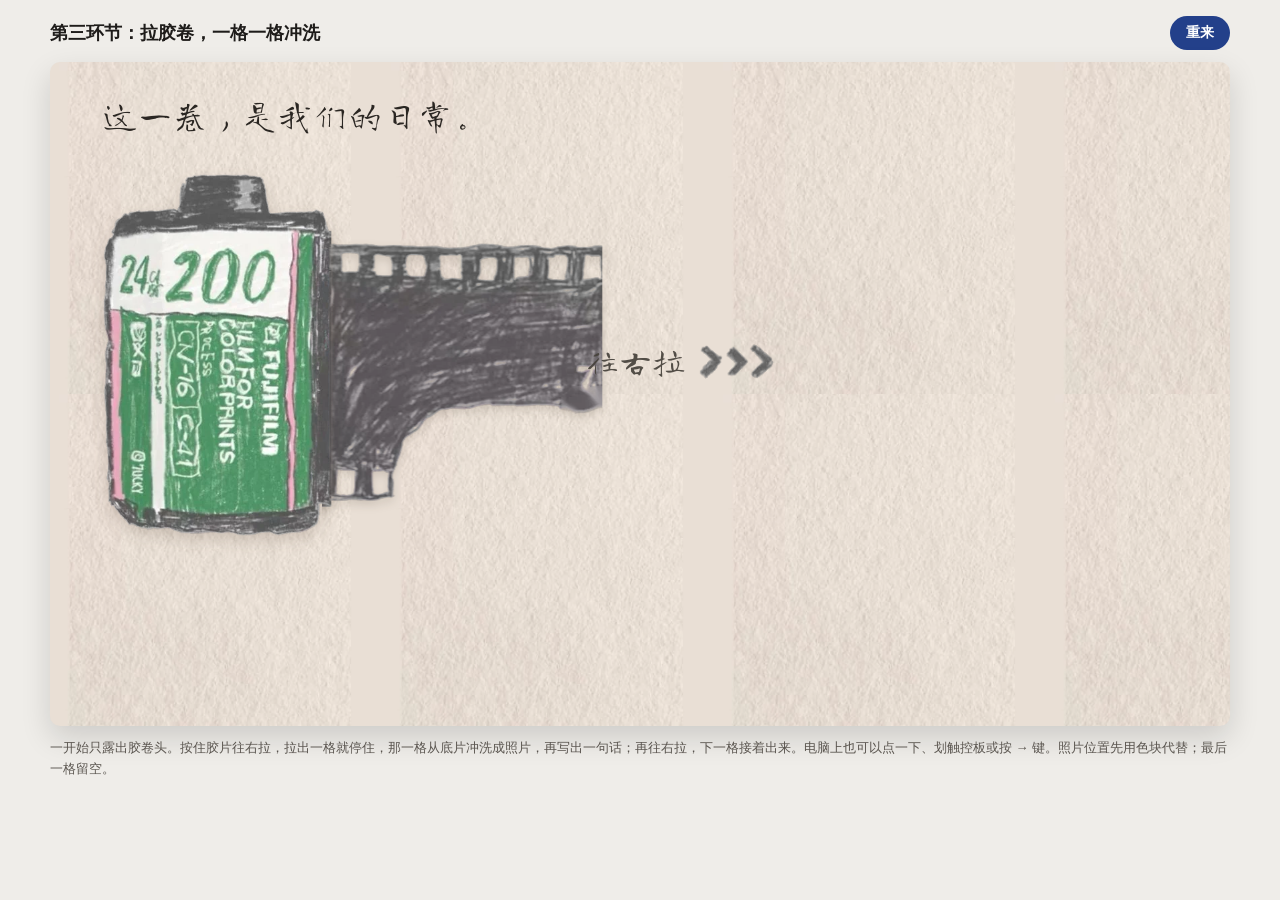
<file: s_film.html>
<!doctype html><html><head><meta charset="utf-8"><meta name="viewport" content="width=device-width,initial-scale=1">
<!--CFG--><style>html,body{touch-action:none;overscroll-behavior:none}</style><script>(function(){var A=window.AudioContext||window.webkitAudioContext;if(!A)return;var L=[];function W(o){try{var P=window.parent;if(P!==window&&P.__AC0){L.push(P.__AC0);return P.__AC0}}catch(e){}var c=o?new A(o):new A();L.push(c);return c}W.prototype=A.prototype;window.AudioContext=window.webkitAudioContext=W;function r(){L.forEach(function(c){if(c.state==="suspended")c.resume().catch(function(){})})}["pointerdown","touchstart","touchend","mousedown","keydown","click"].forEach(function(e){window.addEventListener(e,r,true)});setInterval(r,500);})();</script><script>window.CFG=window.CFG||{};(function(){try{var P=AudioNode.prototype,oc=P.connect,M=new WeakMap();P.connect=function(d){if(d&&typeof AudioDestinationNode!=='undefined'&&d instanceof AudioDestinationNode){var c=d.context,m=M.get(c);if(!m){m=c.createGain();m.gain.value=3.5;var k=c.createDynamicsCompressor();k.threshold.value=-16;k.knee.value=6;k.ratio.value=14;k.attack.value=.002;k.release.value=.15;var ws=c.createWaveShaper(),cv=new Float32Array(1024);for(var i=0;i<1024;i++){var x=i/511.5-1;cv[i]=Math.tanh(1.3*x)/Math.tanh(1.3);}ws.curve=cv;oc.call(m,k);oc.call(k,ws);oc.call(ws,d);M.set(c,m);}if(this!==m){var a=[].slice.call(arguments);a[0]=m;return oc.apply(this,a);}}return oc.apply(this,arguments);};}catch(e){}})();window.__shown=!(window.parent!==window&&(/[?&]pre=1/.test(location.search)||(window.CFG&&CFG._pre)));window.__sq=[];(function(){var R=0.8,st=window.setTimeout;window.setTimeout=function(f,d){var a=[].slice.call(arguments);a[1]=(+d||0)*R;return st.apply(window,a);};var an=Element.prototype.animate;Element.prototype.animate=function(){var x=an.apply(this,arguments);try{x.playbackRate=1/R;}catch(e){}return x;};})();window.progVis=function(v){try{if(window.parent!==window)parent.postMessage({prog:v},'*')}catch(e){}};window.wsp=function(t,ms){if(!/敲可爱/.test(t))return;if(window.parent===window)return;window.onShow(function(){try{parent.postMessage({wsp:t,ms:ms||0},'*')}catch(e){}});};window.onShow=function(f){if(window.__shown)setTimeout(f,0);else window.__sq.push(f);};addEventListener('message',function(e){if(e.data&&e.data.show&&!window.__shown){window.__shown=true;window.__sq.splice(0).forEach(function(f){try{f()}catch(x){}});}});if(window.parent!==window){document.documentElement.classList.add('embed');window.segDone=function(){if(window.__sd)return;window.__sd=1;try{parent.postMessage({segdone:1},'*')}catch(e){}};try{Object.defineProperty(window,'innerHeight',{configurable:true,get:function(){return document.documentElement.clientHeight+600;}});}catch(e){}}</script>
<style>.embed body{padding:0!important;margin:0!important;background:#000!important;overflow:hidden}.embed .bar,.embed h1,.embed h2,.embed .tip,.embed #tabs,.embed [role=group],.embed .prog2,.embed .titles,.embed .covers{display:none!important}.embed .wrap{max-width:none!important;gap:0!important;margin:0!important;padding:0!important}.embed .stage{border-radius:0!important;box-shadow:none!important;max-height:none!important}.embed *{cursor:url(f15/hand2.webp) 23 1,pointer!important}</style></head><body>
<title>第三环节 · 拉胶卷</title>
<meta name="claude:viewport-fit-sides" content="cover">
<link rel="stylesheet" href="fonts/lc.css" media="print" onload="this.media='all'">
<style>
/* 上面一排标题和重来；下面一块 16:9 横屏舞台（固定的米色纸），外框跟随明暗 */
:root{
  --bg:#efede9; --fg:#1e1c1a; --soft:#5d5852; --line:#d8d3cb; --card:#faf9f6;
  --accent:#23408a; --accent-ink:#ffffff;
  --ui:-apple-system,BlinkMacSystemFont,"PingFang SC","Hiragino Sans GB","Noto Sans SC","Microsoft YaHei",sans-serif;
  --hand:"Long Cang","Kaiti SC","STKaiti","KaiTi",cursive;
}
@media (prefers-color-scheme: dark){
  :root:not([data-theme="light"]){ --bg:#151413; --fg:#ece8e2; --soft:#a9a29a; --line:#34312d; --card:#1f1d1b; --accent:#8fa8ec; --accent-ink:#10172e; color-scheme:dark; }
}
:root[data-theme="dark"]{ --bg:#151413; --fg:#ece8e2; --soft:#a9a29a; --line:#34312d; --card:#1f1d1b; --accent:#8fa8ec; --accent-ink:#10172e; color-scheme:dark; }
*,*::before,*::after{box-sizing:border-box}
body{margin:0;background:var(--bg);color:var(--fg);font-family:var(--ui);padding-left:max(16px,env(safe-area-inset-left,0px));padding-right:max(16px,env(safe-area-inset-right,0px));padding-block:16px 32px}
button{font-family:inherit}
button:focus-visible{outline:3px solid var(--accent);outline-offset:3px}
.wrap{max-width:1180px;margin:0 auto;display:flex;flex-direction:column;gap:12px}
.bar{display:flex;flex-wrap:wrap;gap:8px;align-items:center}
.bar h1{margin:0 12px 0 0;font-size:18px}
.btn{border:0;border-radius:999px;padding:8px 16px;font-size:14px;font-weight:600;cursor:pointer;background:var(--accent);color:var(--accent-ink);margin-left:auto}
.tip{margin:0;font-size:13px;color:var(--soft);line-height:1.6}
.holder{width:100%;display:flex;justify-content:center}

/* ---------- 舞台 ---------- */
.stage{position:relative;overflow:hidden;isolation:isolate;border-radius:10px;background:#ece6dc url('f/paper.webp') repeat;background-size:var(--tile,300px);color:#2a2622;box-shadow:0 12px 30px rgba(0,0,0,.14);-webkit-user-select:none;user-select:none;-webkit-touch-callout:none;touch-action:none;cursor:grab}
.stage.drag{cursor:grabbing}
.stage img{-webkit-user-drag:none;pointer-events:none}
.title,.end{position:absolute;margin:0;font-family:var(--hand);color:#2a2622;line-height:1.2;z-index:5;transition:opacity .6s}
.end{opacity:0}
.end.on{opacity:1}
.can{position:absolute;z-index:10;filter:drop-shadow(0 6px 8px rgba(60,40,20,.18));opacity:0;transform-origin:70% 60%}
.film{position:absolute;overflow:hidden;z-index:6}
.tape{position:absolute;left:0;top:0;will-change:transform;filter:drop-shadow(0 4px 5px rgba(50,35,20,.16))}
.strip{position:absolute;left:0;top:0;background-image:url('f/strip.webp');background-repeat:repeat-x}
.leader{position:absolute;top:0}
.win{position:absolute;overflow:hidden;border-radius:3px;background:#1d1a17;box-shadow:inset 0 0 0 1px rgba(0,0,0,.35)}
.ph{position:absolute;inset:0;background:var(--g);filter:sepia(1) saturate(1.7) hue-rotate(-8deg) brightness(.34) contrast(.78) blur(1.2px)}
.ph span{position:absolute;left:0;right:0;bottom:7%;text-align:center;font-size:var(--lab,11px);color:rgba(255,255,255,.9);letter-spacing:.08em;text-shadow:0 1px 2px rgba(0,0,0,.3)}
.ph b{position:absolute;inset:0;display:grid;place-items:center;font-family:var(--hand);font-weight:400;color:#b9afa2;font-size:var(--q,40px)}
.base{position:absolute;inset:0;background:#d4772d;mix-blend-mode:multiply;opacity:.8}
.flare{position:absolute;inset:-20%;background:radial-gradient(ellipse at 40% 45%,rgba(255,170,90,.95),rgba(255,90,40,.55) 35%,transparent 62%);mix-blend-mode:screen;opacity:0}
.cap{position:absolute;font-family:var(--hand);color:#2b2724;line-height:1.35;clip-path:inset(0 100% 0 0)}
.cap .d{display:block;font-family:var(--ui);font-size:.55em;letter-spacing:.06em;color:#7d7368;margin-bottom:.15em}
.hint{position:absolute;z-index:12;display:flex;align-items:center;gap:.4em;font-family:var(--hand);color:#45403a;opacity:0;transition:opacity .5s;pointer-events:none}
.hint img{height:1.05em;width:auto}
.hint.on{opacity:.92;animation:nudge 1.5s ease-in-out infinite}
@keyframes nudge{0%,100%{transform:translateX(0)}50%{transform:translateX(12px)}}
@media (prefers-reduced-motion: reduce){ .hint.on{animation:none} }
.ph span{display:none}.cap .t,.cap .d{filter:none}</style>

<div class="wrap">
  <div class="bar">
    <h1>第三环节：拉胶卷，一格一格冲洗</h1>
    <button class="btn" id="again">重来</button>
  </div>
  <div class="holder"><div class="stage" id="stage" tabindex="0" aria-label="拉胶卷演示，往右拖或按右方向键拉出下一格"></div></div>
  <p class="tip">一开始只露出胶卷头。按住胶片往右拉，拉出一格就停住，那一格从底片冲洗成照片，再写出一句话；再往右拉，下一格接着出来。电脑上也可以点一下、划触控板或按 → 键。照片位置先用色块代替；最后一格留空。</p>
</div>

<script>
var M3 = {"can": [152, 215, 339, 540], "hint": [83, 97, 352, 39], "tile": {"w": 448, "h": 416, "win": [20, 64, 408, 293]}, "tail": {"w": 252, "h": 416}, "leader": {"w": 416, "h": 416}, "chev": {"w": 85, "h": 39}};
var FR = [
  {d:"第一次见面 · 朋友的生日局", t:"那天你捧着小蛋糕笑得最大声，我就记住你了。", g:"url(ph/f1.webp) center/cover"},
  {d:"第一次约会 · 美术馆", t:"你站得笔直，我比了个耶，那时候还不太熟。", g:"url(ph/f2.webp) center/cover"},
  {d:"下雨天 · 只有一把伞", t:"伞一直往我这边歪，你的半边肩膀全湿了。", g:"url(ph/f3.webp) center/cover"},
  {d:"明天 · ？", t:"这一格还空着，等我们一起去拍。", g:"linear-gradient(#f3eee5,#e9e2d6)", blank:true}
];
(function(){ document.head.insertAdjacentHTML("beforeend", "<style>.cap{text-align:center}</style>"); var f = window.CFG && CFG.film; if (!f) return; var blankF = FR[FR.length - 1], base = FR.slice(0, 3), out = []; f.forEach(function(c, i){ var b = base[i]; if (c && c.img) out.push({d:"", t:c.t || "", g:"url(" + c.img + ") center/cover", user:1}); else if (b) { if (c && c.t) { b.d = ""; b.t = c.t; b.user = 1; } out.push(b); } }); while (out.length < 3) out.push(base[out.length]); out.push(blankF); FR = out; })();
var N = FR.length;
var T = M3.tile, TW = T.w, WIN = T.win, LD = M3.leader.w, OV = 12;
/* 胶片从右往左排：[罐子里多出来的一格][第N格]…[第1格][胶卷头]，最右边是胶卷头 */
var E = (N + 1) * TW - OV + LD;            /* 整条长度（格子单位） */
var BASE = LD - OV + 14;                   /* 只露出胶卷头时拉出来的长度 */
function outOf(i){ return BASE + (i + 1) * TW; }   /* 第 i 格完整拉出来时的长度，i=-1 是只有胶卷头 */
function tileOf(i){ return N - i; }               /* 第 i 格在整条里是第几格（从左数） */
/* 没显影时是一格暗暗的琥珀色胶片（不做反色，免得人脸像鬼影），显影时由暗到亮、由暖到正常 */
var NEG  = "sepia(1) saturate(1.7) hue-rotate(-8deg) brightness(.34) contrast(.78) blur(1.2px)";
var DARK = "sepia(.8) saturate(1.45) hue-rotate(-6deg) brightness(.55) contrast(.82) blur(.6px)";
var MID  = "sepia(.32) saturate(1.12) hue-rotate(-2deg) brightness(.88) contrast(.95) blur(0px)";
var POS  = "sepia(0) saturate(1) hue-rotate(0deg) brightness(1) contrast(1) blur(0px)";

var stage = document.getElementById("stage");
var L = {}, S = null;
function el(tag, cls, parent){ var e = document.createElement(tag); if (cls) e.className = cls; if (parent) parent.appendChild(e); return e; }

/* ---------- 声音（第一次点/拖之后才会响） ---------- */
var AC = null;
function ac(){ try { AC = AC || new (window.AudioContext || window.webkitAudioContext)(); if (AC.state === "suspended") AC.resume(); } catch(e) {} return AC; }
function noise(dur, freq, q, vol, type){
  var a = AC; if (!a) return; if (a.state !== "running") { try { a.resume(); } catch (e) {} }
  try {
    var t = a.currentTime, n = Math.max(1, Math.floor(a.sampleRate * dur)), b = a.createBuffer(1, n, a.sampleRate), d = b.getChannelData(0);
    for (var i = 0; i < n; i++) d[i] = (Math.random() * 2 - 1) * Math.pow(1 - i / n, 2);
    var s = a.createBufferSource(); s.buffer = b;
    var f = a.createBiquadFilter(); f.type = type || "bandpass"; f.frequency.value = freq; f.Q.value = q;
    var g = a.createGain(); g.gain.setValueAtTime(vol, t); g.gain.exponentialRampToValueAtTime(.0005, t + dur);
    s.connect(f); f.connect(g); g.connect(a.destination); s.start(t);
  } catch(e) {}
}
function tick(){ noise(.012, 4200, 1.2, .18); }
function clack(){ noise(.03, 2600, 1, .5); setTimeout(function(){ noise(.02, 1800, 1, .35); }, 40); }
function shh(){ noise(1.3, 900, .4, .05, "lowpass"); }

/* ---------- 尺寸 ---------- */
function measure(){
  var w = stage.parentNode.clientWidth, maxH = Math.max(240, window.innerHeight - 150);
  var h = Math.min(w * 9 / 16, maxH); w = h * 16 / 9;
  stage.style.width = w + "px"; stage.style.height = h + "px";
  stage.style.setProperty("--tile", Math.round(h * .5) + "px");
  var stripH = h * .42, k = stripH / T.h, can = M3.can;
  var stripTop = h * .25, canLeft = w * .045, canTop = stripTop - (296 - can[1]) * k;
  var filmLeft = canLeft + (478 - can[0]) * k;
  L = {W:w, H:h, k:k, stripH:stripH, stripTop:stripTop, canLeft:canLeft, canTop:canTop, filmLeft:filmLeft};
  if (!S) return;
  var c = S.can; c.style.left = canLeft + "px"; c.style.top = canTop + "px"; c.style.width = can[2] * k + "px"; c.style.height = can[3] * k + "px";
  var f = S.film; f.style.left = filmLeft + "px"; f.style.top = stripTop + "px"; f.style.right = "0"; f.style.height = (stripH + h * .26) + "px";
  S.tape.style.width = E * k + "px"; S.tape.style.height = stripH + "px";
  S.strip.style.width = (N + 1) * TW * k + "px"; S.strip.style.height = stripH + "px"; S.strip.style.backgroundSize = (TW * k) + "px " + stripH + "px";
  S.leader.style.left = ((N + 1) * TW - OV) * k + "px"; S.leader.style.width = LD * k + "px"; S.leader.style.height = stripH + "px";
  S.wins.forEach(function(wn, j){
    wn.style.left = (j * TW + WIN[0]) * k + "px"; wn.style.top = WIN[1] * k + "px";
    wn.style.width = WIN[2] * k + "px"; wn.style.height = WIN[3] * k + "px";
  });
  stage.style.setProperty("--lab", Math.max(9, h * .02) + "px");
  stage.style.setProperty("--q", (h * .12) + "px");
  /* 照片下面的字最多 50 个：按字数自动缩小，保证排进胶卷下面那块空白（一两行时字最大、紧贴照片） */
  var capW = WIN[2] * k, capH = h * .22, base = Math.max(11, h * .042), lo = Math.max(7, base * .42);
  S.caps.forEach(function(cp, i){
    var n = Array.from(FR[i].t || "").length, extra = FR[i].d ? .75 : 0, fs = base;
    for (; fs > lo; fs -= .5) { var per = Math.max(1, Math.floor(capW / (fs * 1.02))); if ((Math.ceil(n / per) + extra) * fs * 1.35 <= capH) break; }
    cp.style.left = (tileOf(i) * TW + WIN[0]) * k + "px"; cp.style.top = (stripH + h * .03) + "px";
    cp.style.width = capW + "px"; cp.style.fontSize = fs + "px";
  });
  [S.title, S.end].forEach(function(t){ t.style.left = canLeft + "px"; t.style.top = (h * .05) + "px"; t.style.fontSize = Math.max(16, h * .052) + "px"; });
  S.hint.style.fontSize = Math.max(15, h * .05) + "px";
  S.hint.style.left = (filmLeft + LD * k + h * .03) + "px"; S.hint.style.top = (stripTop + stripH * .5 - h * .035) + "px";
  render();
}
window.addEventListener("resize", function(){ clearTimeout(window.__rz); window.__rz = setTimeout(measure, 100); });

/* ---------- 搭场景 ---------- */
function reset(){
  if (S) { S.dead = true; cancelAnimationFrame(S.raf); S.timers.forEach(clearTimeout); clearTimeout(S.idle); }
  stage.innerHTML = "";
  S = {out:0, cur:-1, dev:[], maxDev:-1, caps:[], wins:[], phs:[], timers:[], tug:0};
  S.title = el("p", "title", stage); S.title.textContent = "这一卷，是我们的日常。";
  S.end = el("p", "end", stage); S.end.textContent = "这一卷，还没拍完。";
  S.film = el("div", "film", stage);
  S.tape = el("div", "tape", S.film);
  S.strip = el("div", "strip", S.tape);
  S.leader = el("img", "leader", S.tape); S.leader.alt = ""; S.leader.src = "f/leader.webp";
  for (var j = 0; j <= N; j++) {                       /* j=0 是罐子里多出来的空白格 */
    var wn = el("div", "win", S.tape), ph = el("div", "ph", wn), i = N - j;
    if (j > 0) {
      ph.style.setProperty("--g", FR[i].g);
      if (FR[i].blank) { var q = el("b", "", ph); q.textContent = "?"; }
      else { var sp = el("span", "", ph); sp.textContent = "这里放你们的照片"; }
    } else ph.style.setProperty("--g", "#ece3d4");
    el("div", "base", wn); el("div", "flare", wn);
    S.wins.push(wn); S.phs.push(ph);
  }
  for (var i2 = 0; i2 < N; i2++) {
    var cp = el("div", "cap", S.tape);
    cp.innerHTML = '<span class="d"></span><span class="t"></span>'; if (FR[i2].blank || FR[i2].user) cp.classList.add("clear");
    cp.querySelector(".d").textContent = FR[i2].d; cp.querySelector(".t").textContent = FR[i2].t;
    S.caps.push(cp);
  }
  S.can = el("img", "can", stage); S.can.alt = "胶卷罐"; S.can.src = "f/can.webp";
  S.hint = el("div", "hint", stage);
  S.hint.innerHTML = '<span>往右拉</span><img alt="" src="f/chev.webp">';
  measure();
  intro();
}
function later(fn, ms){ var me = S; S.timers.push(setTimeout(function(){ if (!me.dead) fn(); }, ms)); }

function render(){
  S.tape.style.transform = "translateX(" + ((S.out - E) * L.k) + "px)";
  S.can.style.transform = S.tug ? "translateX(" + S.tug + "px) rotate(" + (S.tug * .35) + "deg)" : "";
  var perf = Math.floor(S.out / (TW / 8));             /* 每过一个齿孔响一下 */
  if (S.perf !== undefined && perf !== S.perf && S.moving) tick();
  S.perf = perf;
}

/* ---------- 开场：罐子落下，胶卷头探出来 ---------- */
function intro(){
  S.busy = true; S.out = 0; render();
  later(function(){
    S.can.animate([{opacity:0, transform:"translateY(-6%) rotate(-7deg) scale(1.06)"}, {opacity:1, transform:"rotate(1deg) scale(.99)", offset:.7}, {opacity:1, transform:"none"}], {duration:520, easing:"cubic-bezier(.2,.9,.3,1.2)"}).onfinish = function(){ S.can.style.opacity = "1"; };
  }, 200);
  later(function(){ tween(outOf(-1), 800, easeOutBack, function(){ S.busy = false; }); }, 700);
  later(function(){ showHint(true); }, 1700);
}
function easeOutCubic(t){ return 1 - Math.pow(1 - t, 3); }
function easeOutBack(t){ var c = 1.25; return 1 + (c + 1) * Math.pow(t - 1, 3) + c * Math.pow(t - 1, 2); }
function tween(to, ms, ease, done){
  cancelAnimationFrame(S.raf);
  var from = S.out, t0 = performance.now(), me = S, tug0 = S.tug;
  S.moving = true;
  function f(now){
    if (me.dead) return;
    var p = Math.min(1, (now - t0) / ms);
    S.out = from + (to - from) * ease(p); S.tug = tug0 * (1 - p); render();
    if (p < 1) S.raf = requestAnimationFrame(f);
    else { S.moving = false; S.tug = 0; render(); if (done) done(); }
  }
  S.raf = requestAnimationFrame(f);
}

/* ---------- 冲洗 ---------- */
function develop(i){   if (S.dev[i]) return; if (i === 0) { window.wsp && wsp("这里放了一件我们之间印象深刻的小事（比如是怎么认识、有好感、在一起的~）"); }
  S.dev[i] = true; S.maxDev = Math.max(S.maxDev, i);
  var j = tileOf(i), wn = S.wins[j], ph = S.phs[j];
  shh();
  ph.animate([{filter:NEG}, {filter:DARK, offset:.3}, {filter:MID, offset:.68}, {filter:POS}], {duration:2300, easing:"ease-in-out", fill:"forwards"});
  wn.querySelector(".base").animate([{opacity:.8}, {opacity:.8, offset:.1}, {opacity:0}], {duration:1100, fill:"forwards"});
  wn.querySelector(".flare").animate([{opacity:0, transform:"translateX(-25%)"}, {opacity:.85, transform:"translateX(0)", offset:.35}, {opacity:0, transform:"translateX(25%)"}], {duration:1500, easing:"ease-out", fill:"forwards"});
  var cp = S.caps[i];
  later(function(){ cp.animate([{clipPath:"inset(0 100% 0 0)"}, {clipPath:"inset(0 0% 0 0)"}], {duration:1000, easing:"ease-out", fill:"forwards"}); }, 0);
  if (i === N - 1) later(function(){ S.title.style.opacity = "0"; S.end.classList.add("on"); showHint(false); S.finished = true; setTimeout(function(){ window.segDone&&segDone(); }, 400); }, 2300);
}

/* ---------- 提示 ---------- */
function showHint(on){
  if (on && (S.finished || S.maxDev >= N - 1)) return;
  if (on) {                         /* 提示跟着胶片最右边走，跑出画面就放在右上方 */
    var tip = L.filmLeft + S.out * L.k + L.H * .03, maxX = L.W - L.H * .3;
    S.hint.style.left = Math.min(tip, maxX) + "px";
    S.hint.style.top = (tip > maxX ? L.stripTop - L.H * .1 : L.stripTop + L.stripH * .5 - L.H * .035) + "px";
  }
  S.hint.classList.toggle("on", !!on);
}
function idleHint(){
  clearTimeout(S.idle); var me = S;
  S.idle = setTimeout(function(){ if (!me.dead && !drag) showHint(true); }, 6000);
}

/* ---------- 拉 ---------- */
function allowedMax(){ return Math.min(S.maxDev + 1, N - 1); }
function clampSoft(o){
  var lo = outOf(-1), hi = outOf(allowedMax());
  if (o < lo) return lo - Math.pow(lo - o, .8) * .35;
  if (o > hi) return hi + Math.pow(o - hi, .8) * .35;     /* 还没冲洗的那格后面拉不动，只能一格一格来 */
  return o;
}
function goTo(i){
  i = Math.max(-1, Math.min(allowedMax(), i));
  var target = outOf(i), dist = Math.abs(target - S.out) / TW;
  tween(target, 320 + Math.min(1, dist) * 260, easeOutBack, function(){
    if (i !== S.cur || (i >= 0 && !S.dev[i])) clack();
    S.cur = i;
    if (i >= 0 && !S.dev[i]) develop(i);
  });
}
var drag = null;
stage.addEventListener("pointerdown", function(ev){
  ac();
  if (!S || S.busy) return;
  cancelAnimationFrame(S.raf); S.moving = true;
  drag = {x:ev.clientX, o:S.out, hist:[[performance.now(), ev.clientX]], moved:0};
  stage.setPointerCapture(ev.pointerId); stage.classList.add("drag");
  showHint(false); clearTimeout(S.idle);
});
stage.addEventListener("pointermove", function(ev){
  if (!drag) return;
  var dx = ev.clientX - drag.x; drag.moved = Math.max(drag.moved, Math.abs(dx));
  S.out = clampSoft(drag.o + dx / L.k);
  drag.hist.push([performance.now(), ev.clientX]); if (drag.hist.length > 6) drag.hist.shift();
  var h = drag.hist, v = (h[h.length - 1][1] - h[0][1]) / Math.max(16, h[h.length - 1][0] - h[0][0]);
  S.tug = Math.max(-3, Math.min(5, v * 4));          /* 罐子被拽得轻轻晃一下 */
  render();
});
function endDrag(){
  if (!drag) return;
  stage.classList.remove("drag");
  var d = drag; drag = null;
  if (d.moved < 6) { goTo(S.cur + 1); idleHint(); return; }      /* 点一下 = 拉出下一格 */
  var h = d.hist, a = h[0], b = h[h.length - 1], dt = Math.max(16, b[0] - a[0]);
  var v = (b[1] - a[1]) / dt / L.k;                               /* 往右为正 */
  var proj = S.out + v * 170;
  var i = Math.round((proj - BASE) / TW) - 1;
  if (i === S.cur && Math.abs(v) > .25) i += v > 0 ? 1 : -1;      /* 轻轻一甩也能换格 */
  goTo(i); idleHint();
}
stage.addEventListener("pointerup", endDrag);
stage.addEventListener("pointercancel", endDrag);

/* 触控板 / 滚轮 / 方向键 */
var wheelAcc = 0, wheelLock = 0;
stage.addEventListener("wheel", function(ev){
  ev.preventDefault(); ac();
  if (!S || S.busy) return;
  var now = performance.now(); if (now < wheelLock) return;
  wheelAcc += Math.abs(ev.deltaX) > Math.abs(ev.deltaY) ? -ev.deltaX : ev.deltaY;
  if (Math.abs(wheelAcc) > 40) { goTo(S.cur + (wheelAcc > 0 ? 1 : -1)); wheelAcc = 0; wheelLock = now + 480; showHint(false); idleHint(); }
}, {passive:false});
stage.addEventListener("keydown", function(ev){
  if (!S || S.busy) return;
  if (ev.key === "ArrowRight" || ev.key === " ") { ev.preventDefault(); ac(); goTo(S.cur + 1); showHint(false); idleHint(); }
  if (ev.key === "ArrowLeft") { ev.preventDefault(); ac(); goTo(S.cur - 1); }
});

document.getElementById("again").addEventListener("click", function(){ reset(); });
reset();
</script>

</body></html>
</file>
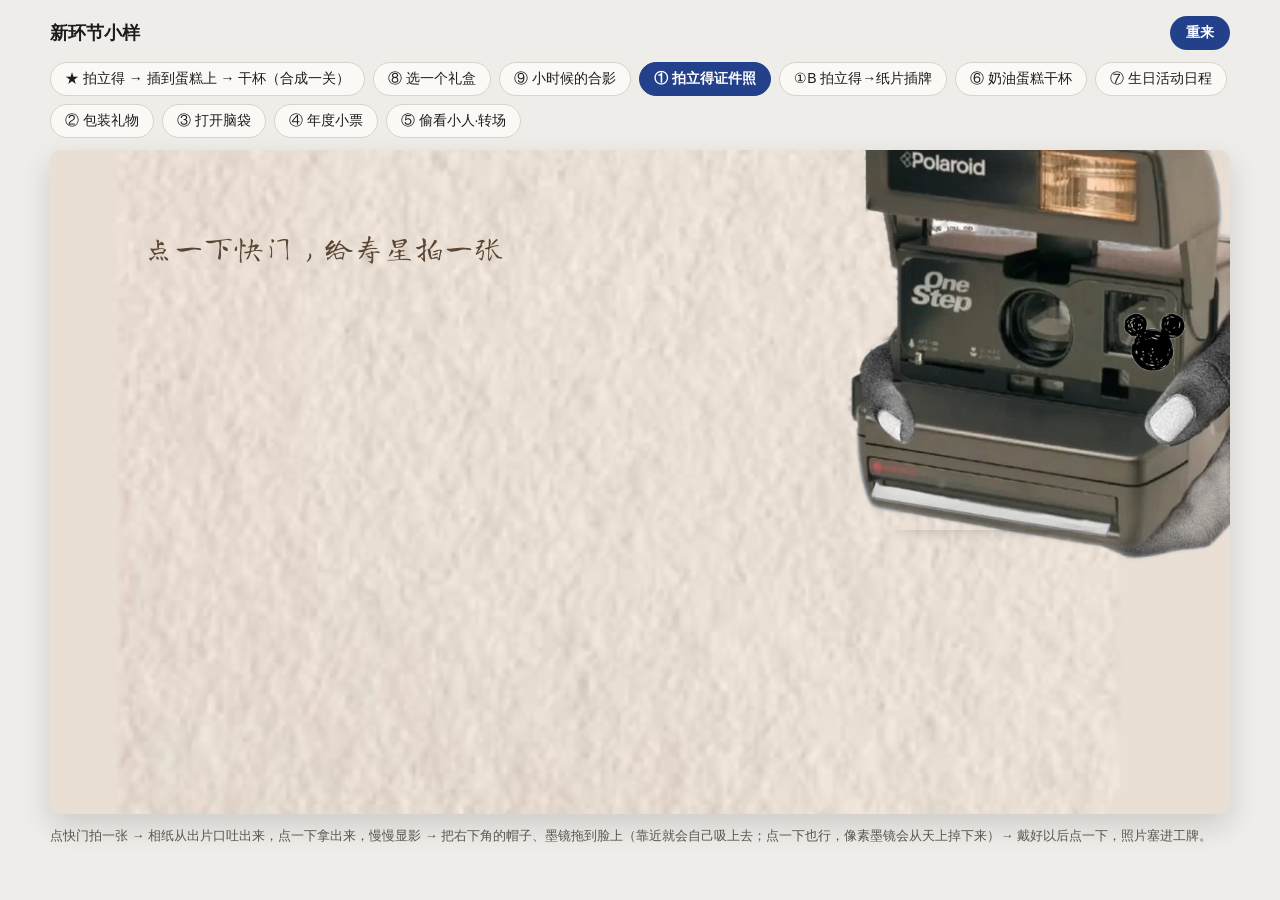
<file: s_ideas.html>
<!doctype html><html><head><meta charset="utf-8"><meta name="viewport" content="width=device-width,initial-scale=1">
<!--CFG--><style>html,body{touch-action:none;overscroll-behavior:none}</style><script>(function(){var A=window.AudioContext||window.webkitAudioContext;if(!A)return;var L=[];function W(o){try{var P=window.parent;if(P!==window&&P.__AC0){L.push(P.__AC0);return P.__AC0}}catch(e){}var c=o?new A(o):new A();L.push(c);return c}W.prototype=A.prototype;window.AudioContext=window.webkitAudioContext=W;function r(){L.forEach(function(c){if(c.state==="suspended")c.resume().catch(function(){})})}["pointerdown","touchstart","touchend","mousedown","keydown","click"].forEach(function(e){window.addEventListener(e,r,true)});setInterval(r,500);})();</script><script>window.CFG=window.CFG||{};(function(){try{var P=AudioNode.prototype,oc=P.connect,M=new WeakMap();P.connect=function(d){if(d&&typeof AudioDestinationNode!=='undefined'&&d instanceof AudioDestinationNode){var c=d.context,m=M.get(c);if(!m){m=c.createGain();m.gain.value=3.5;var k=c.createDynamicsCompressor();k.threshold.value=-16;k.knee.value=6;k.ratio.value=14;k.attack.value=.002;k.release.value=.15;var ws=c.createWaveShaper(),cv=new Float32Array(1024);for(var i=0;i<1024;i++){var x=i/511.5-1;cv[i]=Math.tanh(1.3*x)/Math.tanh(1.3);}ws.curve=cv;oc.call(m,k);oc.call(k,ws);oc.call(ws,d);M.set(c,m);}if(this!==m){var a=[].slice.call(arguments);a[0]=m;return oc.apply(this,a);}}return oc.apply(this,arguments);};}catch(e){}})();window.__shown=!(window.parent!==window&&(/[?&]pre=1/.test(location.search)||(window.CFG&&CFG._pre)));window.__sq=[];(function(){var R=0.8,st=window.setTimeout;window.setTimeout=function(f,d){var a=[].slice.call(arguments);a[1]=(+d||0)*R;return st.apply(window,a);};var an=Element.prototype.animate;Element.prototype.animate=function(){var x=an.apply(this,arguments);try{x.playbackRate=1/R;}catch(e){}return x;};})();window.progVis=function(v){try{if(window.parent!==window)parent.postMessage({prog:v},'*')}catch(e){}};window.wsp=function(t,ms){if(!/敲可爱/.test(t))return;if(window.parent===window)return;window.onShow(function(){try{parent.postMessage({wsp:t,ms:ms||0},'*')}catch(e){}});};window.onShow=function(f){if(window.__shown)setTimeout(f,0);else window.__sq.push(f);};addEventListener('message',function(e){if(e.data&&e.data.show&&!window.__shown){window.__shown=true;window.__sq.splice(0).forEach(function(f){try{f()}catch(x){}});}});if(window.parent!==window){document.documentElement.classList.add('embed');window.segDone=function(){if(window.__sd)return;window.__sd=1;try{parent.postMessage({segdone:1},'*')}catch(e){}};try{Object.defineProperty(window,'innerHeight',{configurable:true,get:function(){return document.documentElement.clientHeight+600;}});}catch(e){}}</script>
<style>.embed body{padding:0!important;margin:0!important;background:#000!important;overflow:hidden}.embed .bar,.embed h1,.embed h2,.embed .tip,.embed #tabs,.embed [role=group],.embed .prog2,.embed .titles,.embed .covers{display:none!important}.embed .wrap{max-width:none!important;gap:0!important;margin:0!important;padding:0!important}.embed .stage{border-radius:0!important;box-shadow:none!important;max-height:none!important}.embed *{cursor:url(f15/hand2.webp) 23 1,pointer!important}</style></head><body>
<title>新环节小样</title>
<meta name="claude:viewport-fit-sides" content="cover">
<link rel="stylesheet" href="fonts/lc.css" media="print" onload="this.media='all'">
<style>
:root{
  --bg:#efede9; --fg:#1e1c1a; --soft:#5d5852; --line:#d8d3cb; --card:#faf9f6;
  --accent:#23408a; --accent-ink:#ffffff;
  --ui:-apple-system,BlinkMacSystemFont,"PingFang SC","Hiragino Sans GB","Noto Sans SC","Microsoft YaHei",sans-serif;
  --hand:"Long Cang","Kaiti SC","STKaiti","KaiTi",cursive;
}
@media (prefers-color-scheme: dark){
  :root:not([data-theme="light"]){ --bg:#151413; --fg:#ece8e2; --soft:#a9a29a; --line:#34312d; --card:#1f1d1b; --accent:#8fa8ec; --accent-ink:#10172e; color-scheme:dark; }
}
:root[data-theme="dark"]{ --bg:#151413; --fg:#ece8e2; --soft:#a9a29a; --line:#34312d; --card:#1f1d1b; --accent:#8fa8ec; --accent-ink:#10172e; color-scheme:dark; }
*,*::before,*::after{box-sizing:border-box}
body{margin:0;background:var(--bg);color:var(--fg);font-family:var(--ui);padding-left:max(16px,env(safe-area-inset-left,0px));padding-right:max(16px,env(safe-area-inset-right,0px));padding-block:16px 32px}
button{font-family:inherit}
button:focus-visible{outline:3px solid var(--accent);outline-offset:3px}
.wrap{max-width:1180px;margin:0 auto;display:flex;flex-direction:column;gap:12px}
.bar{display:flex;flex-wrap:wrap;gap:8px;align-items:center}
.bar h1{margin:0 12px 0 0;font-size:18px}
.tab{border:1px solid var(--line);background:var(--card);color:var(--fg);border-radius:999px;padding:7px 14px;font-size:14px;cursor:pointer}
.tab[aria-pressed="true"]{background:var(--accent);border-color:var(--accent);color:var(--accent-ink);font-weight:600}
.btn{border:0;border-radius:999px;padding:8px 16px;font-size:14px;font-weight:600;cursor:pointer;background:var(--accent);color:var(--accent-ink);margin-left:auto}
.tip{margin:0;font-size:13px;color:var(--soft);line-height:1.6;min-height:3.2em}
.holder{width:100%;display:flex;justify-content:center}
.stage{cursor:url(d/hand2.webp) 23 1,pointer;position:relative;overflow:hidden;isolation:isolate;border-radius:10px;box-shadow:0 12px 30px rgba(0,0,0,.14);-webkit-user-select:none;user-select:none;-webkit-touch-callout:none;touch-action:none;cursor:pointer}
.stage img{-webkit-user-drag:none;pointer-events:none;display:block;position:absolute;max-width:none}
.hint{position:absolute;margin:0;font-family:var(--hand);color:#5a4632;pointer-events:none;transition:opacity .15s;z-index:90;white-space:nowrap}
.cap{position:absolute;margin:0;font-family:var(--hand);color:#4a3626;pointer-events:none;z-index:85;line-height:1.35;opacity:0}
.grp{position:absolute;left:0;top:0;width:100%;height:100%;pointer-events:none}
.clip{position:absolute;overflow:hidden;pointer-events:none}
.flash{position:absolute;inset:0;background:#fff;opacity:0;z-index:80;pointer-events:none}
/* 拍立得相纸 */
.print{position:absolute;background:#fbfaf6;box-shadow:0 4px 14px rgba(0,0,0,.22);border-radius:2px}
.ph{position:absolute;left:6%;top:5%;width:88%;aspect-ratio:1;background:#2f2c28}
.ph > img.pic{left:0;top:0;width:100%;height:100%}
.ph .dev{position:absolute;inset:0;background:#3a3631}
.ph img.stk{filter:drop-shadow(0 2px 2px rgba(0,0,0,.25))}
.card{position:absolute;border-radius:7%;background:linear-gradient(160deg,#f08aa3,#df5779);display:flex;flex-direction:column;align-items:center;color:#fff;text-align:center;line-height:1.25;font-weight:700}
.card .slot{position:relative;width:76%;aspect-ratio:1;margin-top:9%;background:rgba(255,255,255,.35);border-radius:4%}
.card b{display:block;margin-top:6%;letter-spacing:.08em}
.card small{display:block;font-weight:600;opacity:.92}
/* 礼物 */
.item{position:absolute;z-index:20;box-shadow:0 3px 8px rgba(0,0,0,.22);cursor:grab}
.mini{background:#fbfaf6}
.stage .mini img{left:7%;top:6%;width:86%;height:73%;object-fit:cover}
.stub{background:#fbfaf6;border-left:9px solid #c8322c;font-weight:700;color:#3a2a22;display:flex;flex-direction:column;justify-content:center;padding:0 .8em;line-height:1.35;white-space:nowrap}
.stub small{display:block;font-weight:500;color:#8a7b70}
.book{white-space:nowrap;background:#b8322a;color:#fff6e8;display:flex;flex-direction:column;justify-content:center;align-items:center;text-align:center;font-weight:700;line-height:1.3;border-radius:3px}
.book i{font-style:normal;border:2px solid #fff6e8;border-radius:50%;padding:.3em;margin-top:.4em;font-size:.7em}
.tag{position:absolute;z-index:9;transform-origin:50% 0;pointer-events:none}
.tag::before{content:"";position:absolute;left:50%;top:-60%;height:60%;border-left:1.5px solid #8a6b45}
.tag div{background:#e6cd9c;color:#4a3420;font-family:var(--hand);padding:.35em .7em;border-radius:4px;box-shadow:0 2px 5px rgba(0,0,0,.2);white-space:nowrap;line-height:1.25;text-align:center}
/* 脑袋 */
.ptag{position:absolute;z-index:6;background:#fffaf0;color:#3d2b1f;font-family:var(--hand);padding:.15em .55em;box-shadow:0 3px 8px rgba(0,0,0,.18);white-space:nowrap;pointer-events:none}
.ptag em{font-style:normal;color:#c8322c}
.stage .ptag img{position:static;display:inline-block;vertical-align:middle;height:1.4em;width:auto;margin-right:.15em}
.sgl{flex:1;border-bottom:1px solid #2a2622;min-width:5em;height:1.3em}
/* 小票 */
.scr{position:absolute;z-index:6;background:#0d1611;border-radius:9%/14%;color:#7dff9a;font-family:"Courier New",ui-monospace,monospace;display:flex;flex-direction:column;justify-content:center;align-items:center;text-align:center;line-height:1.5;text-shadow:0 0 6px rgba(125,255,154,.6)}
.scr .cur{animation:blink 1s steps(2) infinite}
@keyframes blink{50%{opacity:0}}
.rcpt{position:absolute;left:0;top:0;width:100%;background:#fbfaf5;color:#2a2622;font-family:"Courier New",ui-monospace,"PingFang SC",monospace;padding:1.2em .9em 1.6em;white-space:nowrap;line-height:1.55;box-shadow:0 2px 6px rgba(0,0,0,.12)}
.rcpt .row{display:flex;justify-content:space-between;gap:.6em}
.rcpt .c{text-align:center}
.rcpt .t{text-align:center;font-weight:700;letter-spacing:.06em}
.rcpt .hr{border-top:1px dashed #8a837a;margin:.35em 0}
.rcpt .bc{height:2.6em;margin-top:.5em;background:repeating-linear-gradient(90deg,#222 0 2px,transparent 2px 4px,#222 4px 5px,transparent 5px 8px,#222 8px 11px,transparent 11px 12px)}
/* 偷看 */
.bubble{position:absolute;z-index:8;font-family:var(--hand);color:#3d2b1f;background:#fffaf0;border-radius:1em;padding:.2em .7em;box-shadow:0 3px 8px rgba(0,0,0,.15);opacity:0;white-space:nowrap}
.wipe{position:absolute;inset:0;z-index:20;background:#23408a;color:#fff;display:flex;align-items:center;justify-content:center;font-family:var(--hand);transform:translateX(102%)}
.prev{position:absolute;inset:0;display:flex;align-items:center;justify-content:center;font-family:var(--hand);color:#8a7b62;margin:0}
@media (prefers-reduced-motion: reduce){ .scr .cur{animation:none} }
</style>
<style>
.pol{position:absolute;z-index:5}
.pol .tb,.pol .fr{position:absolute;transition:left .38s cubic-bezier(.5,0,.7,1),right .38s cubic-bezier(.5,0,.7,1)}
.pol .tb{top:calc(-22px*var(--k));bottom:calc(-22px*var(--k));background:#fbfaf7;box-shadow:inset 0 0 0 calc(7px*var(--k)) #ddd7ce;filter:url(#torn)}
.pol.l .tb{left:calc(-22px*var(--k));right:calc(-55px*var(--k))}.pol.r .tb{right:calc(-22px*var(--k));left:calc(-55px*var(--k))}
.pol.l.j .tb{right:calc(-10px*var(--k));box-shadow:inset calc(7px*var(--k)) 0 0 0 #ddd7ce,inset 0 calc(7px*var(--k)) 0 0 #ddd7ce,inset 0 calc(-7px*var(--k)) 0 0 #ddd7ce}.pol.r.j .tb{left:calc(8px*var(--k));box-shadow:inset calc(-7px*var(--k)) 0 0 0 #ddd7ce,inset 0 calc(7px*var(--k)) 0 0 #ddd7ce,inset 0 calc(-7px*var(--k)) 0 0 #ddd7ce}
.pol .fr{top:0;bottom:0;background:#fffefb}
.pol.l .fr{left:0;right:calc(-33px*var(--k))}.pol.r .fr{right:0;left:calc(-33px*var(--k))}
.pol.l.j .fr{right:calc(-2px)}.pol.r.j .fr{left:calc(-1px)}
.pol .ph{position:absolute;top:calc(40px*var(--k));width:calc(500px*var(--k));height:calc(500px*var(--k));background:#ddd center 30%/cover no-repeat;box-shadow:inset 0 0 0 1px rgba(0,0,0,.06)}
.pol.l .ph{left:calc(40px*var(--k))}.pol.r .ph{left:calc(7px*var(--k))}
.pol .hat{position:absolute;top:calc(-205px*var(--k));height:calc(270px*var(--k));transform-origin:50% 100%;filter:drop-shadow(0 3px 4px rgba(0,0,0,.15))}
.pol.l .hat{left:calc(310px*var(--k));rotate:16deg}.pol.r .hat{left:calc(45px*var(--k));rotate:-16deg}
label.btn{cursor:pointer}
</style>
<svg width="0" height="0" style="position:absolute" aria-hidden="true"><filter id="torn" x="-6%" y="-6%" width="112%" height="112%"><feTurbulence type="fractalNoise" baseFrequency=".045" numOctaves="4" seed="7" result="n"/><feDisplacementMap in="SourceGraphic" in2="n" scale="14" xChannelSelector="R" yChannelSelector="G"/></filter></svg>
<div class="wrap">
  <div class="bar">
    <h1>新环节小样</h1>
    <button class="btn" id="again">重来</button>
  </div>
  <div class="bar" id="tabs" role="group" aria-label="选环节"></div>
  <div class="holder"><div class="stage" id="stage" tabindex="0" aria-label="新环节演示"></div></div>
  <p class="tip" id="tip"></p>
</div>

<script>
var M = {"cam": [218, 0, 518, 555], "slot": [255, 512, 585], "hat1": [235, 290, 191, 269], "hat2": [350, 305, 176, 203], "glass1": [130, 350, 480, 98], "glass2": [439, 152, 224, 51], "badge": [243, 73, 250, 591], "card": [[314, 405], [454, 440], [414, 625], [269, 595]], "lid": [149, 216, 338, 79], "body": [149, 219, 338, 306], "inner": [147, 216, 343, 79], "band": [197, 218, 287, 304], "bow": [183, 103, 314, 162], "gifts": [23, 42, 689, 852], "htop": [0, 98, 465, 373], "hbot": [163, 469, 307, 171], "flies": [[439, 338, 88, 55], [133, 377, 53, 67], [377, 396, 56, 45], [239, 411, 45, 40]], "hbg": "#fbe1c6", "pc": [87, 298, 444, 529], "pcslot": [292, 666, 490], "screen": [140, 388, 471, 549], "peek": [130, 292, 471, 186], "pbg": "#ece5cb", "letters": [[267, 766, 767, 669], [438, 792, 121, 89], [604, 792, 106, 96], [728, 792, 106, 85], [864, 769, 118, 78], [179, 954, 90, 181]], "cream": {"crop": [0, 60, 1290, 1640], "size": [1290, 1700], "topper": [326, 106, 557, 657]}, "mugs": [595, 1755, 605, 310], "facepoly": [[0.083, 0.0], [0.022, 0.058], [0.0, 0.122], [0.0, 0.189], [0.0, 0.258], [0.0, 0.325], [0.0, 0.392], [0.0, 0.461], [0.0, 0.528], [0.0, 0.594], [0.0, 0.661], [0.008, 0.731], [0.072, 0.786], [0.139, 0.8], [0.131, 0.869], [0.142, 0.936], [0.178, 0.997], [0.247, 0.997], [0.314, 0.997], [0.381, 0.997], [0.447, 0.997], [0.517, 0.997], [0.583, 0.997], [0.65, 0.997], [0.714, 0.95], [0.769, 0.889], [0.806, 0.822], [0.819, 0.753], [0.819, 0.686], [0.819, 0.619], [0.822, 0.553], [0.819, 0.483], [0.822, 0.417], [0.828, 0.35], [0.817, 0.281], [0.808, 0.214], [0.789, 0.147], [0.75, 0.078], [0.692, 0.017], [0.628, 0.0], [0.561, 0.0], [0.492, 0.0], [0.425, 0.0], [0.358, 0.0], [0.289, 0.0], [0.222, 0.0], [0.156, 0.0], [0.086, 0.0]], "topperB": [331, 629], "cal": {"crop": [58, 70, 646, 900], "doors": [[120, 439, 85, 116], [265, 439, 122, 116], [405, 442, 78, 117], [502, 442, 126, 114], [120, 611, 85, 120], [263, 611, 120, 122], [405, 611, 76, 124], [502, 611, 126, 124]]}, "creamcake": [178, 676, 848, 756], "cakeTop": [602.0, 790.0, 422.0, 112.0], "kidL": [9, 458, 625, 1092], "kidR": [634, 458, 625, 1092], "doodles": [[0, 9, 419, 496], [936, 102, 320, 491], [628, 176, 291, 287], [431, 239, 194, 186], [647, 409, 59, 144], [513, 432, 133, 125], [0, 516, 257, 264], [0, 804, 221, 231], [32, 1520, 398, 284], [931, 1541, 160, 101], [495, 1674, 312, 274], [929, 1683, 189, 140]], "babbg": "#fefcfd"};
var stage = document.getElementById("stage"), L = {}, S = null;
var TABS = [["combo", "★ 拍立得 → 插到蛋糕上 → 干杯（合成一关）"], ["pick", "⑧ 选一个礼盒"], ["kids", "⑨ 小时候的合影"], ["cam", "① 拍立得证件照"], ["cam2", "①B 拍立得→纸片插牌"], ["cream", "⑥ 奶油蛋糕干杯"], ["cal", "⑦ 生日活动日程"], ["gift", "② 包装礼物"], ["head", "③ 打开脑袋"], ["bill", "④ 年度小票"], ["peek", "⑤ 偷看小人·转场"]];
var TIPS = {
  pick: "右边依次选：盒子 → 丝带颜色 → 蝴蝶结，每点一个，中间的礼盒就跟着变。选完点「就要这个」：盖章「打包中 · 今晚送达」，礼盒飞走；接着演示网站最后一幕「叮咚——你选的礼物到了」，同一个礼盒从下面升上来。（小样里盒子用原图同一个盒子换色，蝴蝶结是同一个结的大小和角度；正式版从你的两张水彩礼物图里各抠一个）",
      wrap: "亲手包礼物：纸片礼品柜台，选盒子 → 贴纸 → 吊牌一句话，自动贴快递单、盖章、飞走。",
  arrive: "最后一关：叮咚——你的礼物到了，礼盒从下面升上来，去门口看看？",
  door: "最后：叮咚，开门，门口就是他自己挑的那个礼盒，贴着「收件人：阿哲 · 你亲手挑的」。",
  kids: "（新）拼成合影 → 涂鸦一笔笔画出来 → 点一下设成手机壁纸：存到相册，锁屏上是这张合影，00:00、11月7日，弹出小鹿的消息。旧说明：1996 小时候的阿哲、1998 小时候的小鹿从两边滑进来 → 把两张往中间拖（点一下也行），「啪」地拼成一张合影 → 插着蜡烛的蛋糕推到他俩面前 → 按住画面一起吹蜡烛 → 四周的手绘涂鸦一笔一笔画出来 →「错过的那些生日，以后一起补上。」",
  combo: "点快门拍一张 → 拿出照片显影 → 把帽子、墨镜拖到脸上（点一下也行）→ 戴好以后点空白处，剪刀沿着头外一圈剪下来，粘上竹签 → 一个完整的奶油蛋糕升上来 → 点一下，纸片寿星斜着插进蛋糕 → 点一下关灯 → 按住酒杯往上推（点一下也行），干一杯。",
  cam: "点快门拍一张 → 相纸从出片口吐出来，点一下拿出来，慢慢显影 → 把右下角的帽子、墨镜拖到脸上（靠近就会自己吸上去；点一下也行，像素墨镜会从天上掉下来）→ 戴好以后点一下，照片塞进工牌。",
  gift: "把右边三样东西（前面环节留下的拍立得、登机牌票根、兑换券本）拖进盒子（点一下也行）→ 点一下盖上盖子 → 按住往下一拉系上丝带 → 点一下打蝴蝶结 → 礼物飞到礼物堆上。",
  head: "点一下他的脑袋：头盖掀开，飞出 11 样东西（带小贴纸和百分比），右边「脑容量」一路涨到 117%，红灯「内存不足」；再点一下：全部被挤出去，「小鹿」变大到占满画面，再「嗖」地钻回脑袋里，头盖咔哒合上，弹出「已保存」。",
  bill: "点一下打印年度账单 → 按住小票往下一拉撕下来 → 在「顾客签名」那里用鼠标签名（点一下自动签「阿哲」）→ 红章「已结清 · PAID」重重盖下来，画面一震 → 屏幕「交易完成 ♥」→「这一年的账，结清了。明年的，继续记我这儿。」",
  cam2: "和 ① 一样拍照、戴帽子墨镜；戴好以后点空白处：沿着脑袋外面一圈虚线，剪刀咔嚓咔嚓剪下来，带白边的纸片大头粘上竹签，飞过去插到拼贴蛋糕上。",
  cream: "点一下，戴生日帽的纸片大头插到奶油蛋糕上 → 点一下关灯 → 两杯啤酒从下面冒出来，按住往上推（点一下也行）干杯，「叮」一声泡沫溅出来。",
  cal: "原图的日历改成「2026 生日季 · 生日月活动日程」。按住任意一扇红色小门往左撕（点一下也行），门翻开，右边弹出那天的纪念卡片；27 号那扇留到最后，翻开是「今天」。",
  peek: "环节之间的 1 秒转场：两个小脑袋从底边冒出来，左右看一眼，说一句「嘘——下一关」就缩回去。点一下重播。"
};
var cur = "cam"; try { cur = (window.CFG && CFG._tab) || localStorage.getItem("seg13-tab") || "cam"; } catch(e) {}
if (!TIPS[cur]) cur = "cam";

function el(tag, cls, parent){ var e = document.createElement(tag); if (cls) e.className = cls; if (parent) parent.appendChild(e); return e; }
function later(fn, ms){ var me = S; S.timers.push(setTimeout(function(){ if (!me.dead) fn(); }, ms)); }
function pic(src, b, k, ox, oy, z, par){ var i = el("img", "", par || stage); i.alt = ""; i.src = (window.CFG && CFG.img && CFG.img[src]) || ("d/" + src); i.style.left = (ox + b[0] * k) + "px"; i.style.top = (oy + b[1] * k) + "px"; i.style.width = b[2] * k + "px"; i.style.height = b[3] * k + "px"; if (z != null) i.style.zIndex = z; return i; }
function hint(t, x, y){ var h = S.hint; if (!h) h = S.hint = el("p", "hint", stage); if (t == null) { h.style.opacity = "0"; return; }
  var base = Math.max(15, L.H * .045), room = L.W - x - L.W * .025, n = Array.from(t).length, fs = base, lines = 1;
  if (n * fs > room) { fs = Math.max(11, room / n); if (n * fs > room) { lines = 2; fs = Math.min(base, Math.max(10, room * 2 / n * .96)); } }
  h.style.fontSize = fs + "px"; h.style.whiteSpace = lines > 1 ? "normal" : "nowrap"; h.style.maxWidth = room + "px"; h.style.lineHeight = "1.25";
  h.textContent = t; h.style.left = x + "px"; h.style.top = (y - (lines - 1) * fs * 1.25) + "px"; h.style.opacity = "1"; }
function cap(html, x, y, fs){ var c = el("p", "cap", stage); c.innerHTML = html; c.style.left = x + "px"; c.style.top = y + "px"; c.style.fontSize = (fs || L.H * .07) + "px"; c.animate([{opacity:0, transform:"translateY(10px)"}, {opacity:1, transform:"none"}], {duration:350, fill:"forwards"}); return c; }
function rect(e){ var r = e.getBoundingClientRect(), s = stage.getBoundingClientRect(); return {x:r.left - s.left, y:r.top - s.top, w:r.width, h:r.height}; }
/* 声音：全部现场合成 */
var AC = null;
function ac(){ try { AC = AC || new (window.AudioContext || window.webkitAudioContext)(); if (AC.state === "suspended") AC.resume(); } catch(e) {} }
function noise(dur, freq, q, vol, type){
  var a = AC; if (!a) return; if (a.state !== "running") { try { a.resume(); } catch (e) {} }
  try { var t = a.currentTime, n = Math.max(1, Math.floor(a.sampleRate * dur)), b = a.createBuffer(1, n, a.sampleRate), d = b.getChannelData(0);
    for (var i = 0; i < n; i++) d[i] = (Math.random() * 2 - 1) * Math.pow(1 - i / n, 2);
    var s = a.createBufferSource(); s.buffer = b; var f = a.createBiquadFilter(); f.type = type || "bandpass"; f.frequency.value = freq; f.Q.value = q;
    var g = a.createGain(); g.gain.setValueAtTime(vol * 2.4, t); g.gain.exponentialRampToValueAtTime(.0005, t + dur); s.connect(f); f.connect(g); g.connect(OUTN(a)); s.start(t); } catch(e) {}
}
function tone(f0, f1, dur, vol, type){
  var a = AC; if (!a) return; if (a.state !== "running") { try { a.resume(); } catch (e) {} }
  try { var t = a.currentTime, o = a.createOscillator(), g = a.createGain(); o.type = type || "sine"; o.frequency.setValueAtTime(f0, t); o.frequency.exponentialRampToValueAtTime(f1, t + dur);
    g.gain.setValueAtTime(vol * 2.4, t); g.gain.exponentialRampToValueAtTime(.0005, t + dur); o.connect(g); g.connect(OUTN(a)); o.start(t); o.stop(t + dur); } catch(e) {}
}
function pop(){ tone(500, 1100, .12, .18); }
function thump(){ noise(.12, 300, .7, .5, "lowpass"); }
function measure(){
  var w = stage.parentNode.clientWidth, maxH = Math.max(240, window.innerHeight - 200);
  var h = Math.min(w * 9 / 16, maxH); w = h * 16 / 9;
  stage.style.width = w + "px"; stage.style.height = h + "px"; L = {W:w, H:h};
}
function swing(e, deg, ms){ return e.animate([{transform:"rotate(0)"}, {transform:"rotate(" + deg + "deg)"}, {transform:"rotate(" + (-deg * .6) + "deg)"}, {transform:"rotate(" + (deg * .3) + "deg)"}, {transform:"rotate(0)"}], {duration:ms, easing:"ease-in-out"}); }

/* ================= ① 拍立得证件照 ================= */
var STK = [
  {k:"hat1", cat:"hat", ax:.55, ay:.93, w:.6, tx:.47, ty:.12},
  {k:"hat2", cat:"hat", ax:.32, ay:.9, w:.55, tx:.5, ty:.11},
  {k:"glass1", cat:"glass", ax:.5, ay:.42, w:.78, tx:.593, ty:.585},
  {k:"glass2", cat:"glass", ax:.5, ay:.5, w:.62, tx:.593, ty:.59, drop:true}
];
/* 配置台里（任何人的照片）：帽子戴在相纸右上角，不管脸在哪都合适；
   墨镜按识别到的两只眼睛放（位置、大小、角度都跟着眼睛），认不出眼睛就不给墨镜 */
var GEN = !!window.CFG, DEF_EYES = [[.45, .59], [.73, .578]];
var EYES = GEN ? (CFG.pola ? (CFG.polaEyes || null) : DEF_EYES) : null;
/* 帽子戴在头顶上：w = 帽子宽度（几个眼距）；lean = 图片里帽子本来就歪的角度；t = 戴上后往一边歪多少度 */
var GHAT = {hat1:{w:1.75, lean:-13, t:14}, hat2:{w:1.85, lean:27, t:14}, hatY:{w:1.6, lean:-4, t:14}, crown:{w:1.55, lean:0, t:4}, hatB:{w:1.5, lean:-13, t:14}}, GLS = {glass1:.41, glass2:.5};
var GSTK = [
  {k:"hat1", cat:"hat", ax:.5, ay:.95, alt:"米奇魔法帽"}, {k:"hat2", cat:"hat", ax:.5, ay:.85, alt:"米妮波点蝴蝶结"},
  {k:"hatY", cat:"hat", ax:.55, ay:.86, src:"k/hatY.webp", alt:"米奇魔法贴纸"}, {k:"crown", cat:"hat", ax:.5, ay:.95, src:"k/crown.webp", alt:"米奇生日喇叭"},
  {k:"hatB", cat:"hat", ax:.5, ay:.93, src:"d/hatB.webp", alt:"红条纹派对帽"}];
M.hatY = [0, 0, 105, 150]; M.crown = [0, 0, 175, 239]; M.hatB = [0, 0, 202, 322];
var CARD = {cx:.5, cy:.5, r:.46};   /* 剪出来的是一枚花边圆卡片（相对照片的位置） */
var HSIDE = EYES && (EYES[0][0] + EYES[1][0]) / 2 > .52 ? -1 : 1;   /* 脸偏右，帽子往左歪；反之往右 */
function genFit(d){
  if (d.cat === "hat") {
    /* 认出了眼睛就按眼睛找头顶；认不出（或者小工具版）就当脸在照片正中间 */
    var g = GHAT[d.k], e = EYES || [[.37, .5], [.63, .5]], a = e[0], b = e[1]; if (a[0] > b[0]) { var t0 = a; a = b; b = t0; }
    var dist = Math.max(.14, Math.min(.42, Math.hypot(b[0] - a[0], b[1] - a[1]))), th = Math.atan2(b[1] - a[1], b[0] - a[0]);
    var up = dist * 1.35, hx = (a[0] + b[0]) / 2 + Math.sin(th) * up + HSIDE * dist * (d.k === "crown" ? .04 : .18), hy = (a[1] + b[1]) / 2 - Math.cos(th) * up;
    hy = Math.max(.1, Math.min(.42, hy)); hx = Math.max(.22, Math.min(.78, hx));
    return {tx:hx, ty:hy, w:Math.min(.6, dist * g.w), r:th * 180 / Math.PI + HSIDE * g.t - g.lean}; }
  var a = EYES[0], b = EYES[1]; if (a[0] > b[0]) { var t = a; a = b; b = t; }
  var dist = Math.hypot(b[0] - a[0], b[1] - a[1]); return {tx:(a[0] + b[0]) / 2, ty:(a[1] + b[1]) / 2, w:dist / GLS[d.k], r:Math.atan2(b[1] - a[1], b[0] - a[0]) * 180 / Math.PI};
}
function buildCam(){ var W = L.W, H = L.H; stage.style.background = "#efe6d6 url(fused/paper.webp) center/cover";
  var kc = .62 * H / 555, ox = W - 736 * kc, oy = 0;
  S.cam = pic("cam.webp", M.cam, kc, ox, oy, 10);
  var sx0 = ox + M.slot[0] * kc, sx1 = ox + M.slot[2] * kc, sy = oy + M.slot[1] * kc, pw = (sx1 - sx0) * .78;
  var c = el("div", "clip", stage); c.style.left = ((sx0 + sx1) / 2 - pw / 2 - 6) + "px"; c.style.top = sy + "px"; c.style.width = (pw + 12) + "px"; c.style.height = (pw * 1.2 + 24) + "px"; c.style.zIndex = 11;
  var pr = el("div", "print", c); pr.style.left = "6px"; pr.style.top = "0"; pr.style.width = pw + "px"; pr.style.height = pw * 1.18 + "px"; pr.style.transform = "translateY(-102%)";
  var ph = el("div", "ph", pr), im = el("img", "pic", ph); im.alt = "寿星"; im.src = (window.CFG && CFG.pola) || "d/photo.webp"; el("div", "dev", ph);
  S.pr = pr; S.ph = ph; S.phase = "shoot"; S.placed = {};
  hint("点一下快门，给寿星拍一张", W * .08, H * .12);
  S.down = function(p){
    if (S.phase !== "dress" && S.phase !== "ready") return null;
    for (var i = 0; i < S.tray.length; i++) { var r = rect(S.tray[i].e); if (p[0] > r.x && p[0] < r.x + r.w && p[1] > r.y && p[1] < r.y + r.h) {
      var st = S.tray[i], g = el("img", "", stage); g.src = st.e.src; g.alt = ""; g.style.left = r.x + "px"; g.style.top = r.y + "px"; g.style.width = r.w + "px"; g.style.height = r.h + "px"; g.style.zIndex = 60;
      g.style.filter = "drop-shadow(0 8px 10px rgba(0,0,0,.25))"; noise(.08, 3000, .6, .05, "highpass");
      return {st:st, g:g, ox:p[0] - r.x, oy:p[1] - r.y, w:r.w, h:r.h}; } }
    return null;
  };
  S.move = function(d, p){ if (d.g) { d.g.style.left = (p[0] - d.ox) + "px"; d.g.style.top = (p[1] - d.oy) + "px"; } };
  S.up = function(d, p, moved){
    if (d && d.g) {
      var tg = target(d.st.def), ax = p[0] - d.ox + d.st.def.ax * d.w, ay = p[1] - d.oy + d.st.def.ay * d.h;
      var pr0 = rect(S.pr), onPr = GEN && p[0] > pr0.x - 20 && p[0] < pr0.x + pr0.w + 20 && p[1] > pr0.y - 40 && p[1] < pr0.y + pr0.h + 20;
      if (moved < 6 || onPr || Math.hypot(ax - tg.x, ay - tg.y) < tg.P * .28) attach(d.st.def, d.g, moved >= 6); else d.g.animate([{opacity:1}, {opacity:0, transform:"scale(.6)"}], {duration:250, fill:"forwards"}).onfinish = function(){ d.g.remove(); };
      return;
    }
    if (S.phase === "shoot") shoot(); else if (S.phase === "take") takeOut(); else if (S.phase === "ready") (S.topper ? toTopper : toBadge)();
  };
}
function shoot(){
  S.phase = "busy"; hint(null);
  noise(.05, 4000, .8, .3, "highpass"); setTimeout(function(){ noise(.08, 1500, .7, .25); }, 60);
  var f = el("div", "flash", stage); f.animate([{opacity:0}, {opacity:.95, offset:.12}, {opacity:0}], {duration:520, fill:"forwards"});
  S.cam.animate([{transform:"none"}, {transform:"translate(-3px,2px) rotate(-.6deg)"}, {transform:"none"}], {duration:200});
  later(function(){
    for (var t = 0; t < 1400; t += 110) later(function(){ noise(.1, 180, 1.2, .07, "lowpass"); }, t);
    S.pr.animate([{transform:"translateY(-102%)"}, {transform:"translateY(-14%)"}], {duration:1500, easing:"cubic-bezier(.3,.1,.4,1)", fill:"forwards"});
    later(function(){ S.phase = "take"; hint("照片吐出来了，点一下拿出来", L.W * .08, L.H * .12); }, 650);
  }, 380);
}
function takeOut(){ if (S.combo) { window.wsp && wsp("这里大家可以换成真的npy小时候照片～"); }
  S.phase = "busy"; hint(null);
  var W = L.W, H = L.H, r = rect(S.pr), pr = S.pr;
  stage.appendChild(pr); pr.getAnimations().forEach(function(a){ a.cancel(); });
  pr.style.transform = "none"; pr.style.left = r.x + "px"; pr.style.top = r.y + "px"; pr.style.zIndex = 20;
  var bw = H * .44, to = {left:(W * .33 - bw / 2) + "px", top:(H * .5 - bw * .59) + "px", width:bw + "px", height:bw * 1.18 + "px"};
  pr.animate([{left:r.x + "px", top:r.y + "px", width:r.w + "px", height:r.h + "px", transform:"rotate(0)"}, {left:to.left, top:to.top, width:to.width, height:to.height, transform:"rotate(-3deg)"}], {duration:650, easing:"cubic-bezier(.3,.7,.3,1)"});
  Object.assign(pr.style, to); pr.style.transform = "rotate(-3deg)";
  noise(.15, 2600, .6, .06, "highpass");
  var dv = S.ph.querySelector(".dev"), im = S.ph.querySelector("img");
  dv.animate([{opacity:1}, {opacity:0}], {duration:1200, delay:200, easing:"ease-in", fill:"forwards"}); im.animate([{filter:"sepia(.9) brightness(.55) contrast(.7) blur(1.5px)"}, {filter:"none"}], {duration:1300, delay:200, fill:"forwards"}); later(tray, 1000);
}
function tray(){
  var W = L.W, H = L.H; S.tray = [];
  var list = GEN ? GSTK : STK;
  list.forEach(function(d, i){
    var b = M[d.k], s = H * (GEN ? .13 : .15) / Math.max(b[2], b[3] * .9), x = GEN ? W * (.56 + i * .083) : W * (.6 + i * .095), y = H * .8 - b[3] * s / 2;
    var e = el("img", "", stage); e.src = d.src || "d/" + d.k + ".webp"; e.alt = d.alt || ["蓝色派对帽", "黄色派对帽", "紫色墨镜", "像素墨镜"][i];
    e.style.left = x + "px"; e.style.top = y + "px"; e.style.width = b[2] * s + "px"; e.style.height = b[3] * s + "px"; e.style.zIndex = 30;
    e.animate([{opacity:0, transform:"translateY(20px) scale(.7)"}, {opacity:1, transform:"none"}], {duration:400, delay:i * 90, fill:"backwards", easing:"cubic-bezier(.3,1.4,.5,1)"});
    S.tray.push({e:e, def:d});
  });
  S.phase = "dress"; hint(GEN ? "挑一顶帽子给照片戴上（拖过去或点一下）" : "把帽子和墨镜拖到他脸上", W * .58, H * .64);
}
function target(d){ var r = rect(S.ph), P = r.w, f = GEN ? genFit(d) : d; return {x:r.x + f.tx * P, y:r.y + f.ty * P, P:P, r:r}; }
function attach(d, g, dragged){ if (S.topper && window.wsp) { S.ws = S.ws || {}; if (!S.ws[d.cat]) { S.ws[d.cat] = 1; if (d.cat === "hat") { window.wsp && wsp("不好意思，给他戴了一顶绿帽子，但真的好可爱奥~"); } else { window.wsp && wsp("黑色墨镜也拽拽的，像他一贯想营造的风格hhhh，满足他一次叭"); } } }
  var b = M[d.k], tg = target(d), P = tg.P, gf = GEN ? genFit(d) : {tx:d.tx, ty:d.ty, w:d.w, r:0}, w = gf.w * P, h = w * b[3] / b[2], lx = gf.tx * P - d.ax * w, ly = gf.ty * P - d.ay * h;
  if (GEN) { g.style.transformOrigin = (d.ax * 100) + "% " + (d.ay * 100) + "%"; g.style.rotate = gf.r + "deg"; if (d.src) g.src = d.src; }
  var fx = tg.r.x + lx, fy = tg.r.y + ly;
  if (S.placed[d.cat]) { var old = S.placed[d.cat]; old.animate([{opacity:1}, {opacity:0, transform:"translateY(-30px) rotate(20deg)"}], {duration:300, fill:"forwards"}).onfinish = function(){ old.remove(); }; }
  var cr = rect(g), kf;
  if (d.drop && !dragged) {   /* 像素墨镜：从天上掉下来卡在眼睛上 */
    g.style.left = fx + "px"; g.style.width = w + "px"; g.style.height = h + "px"; g.style.top = fy + "px";
    kf = g.animate([{transform:"translateY(" + (-fy - h - 20) + "px)"}, {transform:"translateY(0)", offset:.7}, {transform:"translateY(-6%)", offset:.82}, {transform:"translateY(0)"}], {duration:900, easing:"cubic-bezier(.5,0,.8,.4)"});
    later(function(){ thump(); tone(220, 110, .25, .12, "square"); }, 620);
  } else {
    kf = g.animate([{left:cr.x + "px", top:cr.y + "px", width:cr.w + "px", height:cr.h + "px"}, {left:fx + "px", top:fy + "px", width:w + "px", height:h + "px"}], {duration:260, easing:"ease-out"});
    g.style.left = fx + "px"; g.style.top = fy + "px"; g.style.width = w + "px"; g.style.height = h + "px";
    later(pop, 220);
  }
  S.placed[d.cat] = g; S.phase = "busy";
  kf.onfinish = function(){
    if (S.dead) return;
    S.ph.appendChild(g); g.className = "stk"; g.style.filter = ""; g.style.zIndex = d.cat === "hat" ? 3 : 2;
    g.style.left = (lx / P * 100) + "%"; g.style.top = (ly / P * 100) + "%"; g.style.width = (w / P * 100) + "%"; g.style.height = (h / P * 100) + "%";
    g.animate([{transform:"scale(1.12)"}, {transform:"none"}], {duration:200});
    if (S.placed.hat && (S.placed.glass || GEN)) { S.phase = "ready"; hint(S.topper ? "戴好了？点空白处，剪下来" : "戴好了？点空白处挂上工牌", L.W * .58, L.H * .66); }
    else S.phase = "dress";
  };
}
function toBadge(){
  S.phase = "busy"; hint(null); var W = L.W, H = L.H;
  S.tray.forEach(function(t){ t.e.animate([{opacity:1}, {opacity:0, transform:"translateY(30px)"}], {duration:300, fill:"forwards"}); });
  S.cam.animate([{transform:"none"}, {transform:"translateY(-110%)"}], {duration:600, easing:"ease-in", fill:"forwards"});
  var kb = .42 * H / 195, cx = 362.75, cy = 516.25, bx = W * .66 - cx * kb, by = H * .5 - cy * kb;
  var bc = el("div", "grp", stage); bc.style.left = bx + "px"; bc.style.top = by + "px"; bc.style.width = 736 * kb + "px"; bc.style.height = 736 * kb + "px"; bc.style.zIndex = 40; bc.style.transformOrigin = (372 * kb) + "px " + (80 * kb) + "px";
  pic("badge.webp", M.badge, kb, 0, 0, 1, bc);
  var cw = 144 * kb * .93, ch = 195 * kb * .93, card = el("div", "card", bc);
  card.style.left = (cx * kb - cw / 2) + "px"; card.style.top = (cy * kb - ch / 2) + "px"; card.style.width = cw + "px"; card.style.height = ch + "px"; card.style.transform = "rotate(14deg)"; card.style.zIndex = 2;
  var slot = el("div", "slot", card); var b1 = el("b", "", card); b1.textContent = "今日寿星 · 阿哲"; b1.style.fontSize = cw * .1 + "px";
  var sm = el("small", "", card); sm.textContent = "全天通行"; sm.style.fontSize = cw * .085 + "px";
  bc.animate([{transform:"translateY(-120%)"}, {transform:"translateY(0)"}], {duration:700, delay:250, easing:"cubic-bezier(.3,1.3,.5,1)", fill:"backwards"});
  later(function(){ swing(bc, 7, 1500); noise(.2, 2200, .5, .05); }, 950);
  later(function(){   /* 照片塞进卡套 */
    var r = rect(S.ph), sr = rect(slot), ph = S.ph;
    var scx = sr.x + sr.w / 2, scy = sr.y + sr.h / 2, sw = slot.offsetWidth, s = sw / r.w;
    stage.appendChild(ph); ph.style.left = r.x + "px"; ph.style.top = r.y + "px"; ph.style.width = r.w + "px"; ph.style.zIndex = 45; ph.style.transformOrigin = "50% 50%";
    S.pr.animate([{opacity:1}, {opacity:0}], {duration:400, fill:"forwards"});
    var a = ph.animate([{transform:"rotate(-3deg)"}, {transform:"translate(" + (scx - r.x - r.w / 2) + "px," + (scy - r.y - r.h / 2) + "px) rotate(14deg) scale(" + s + ")"}], {duration:700, easing:"cubic-bezier(.4,0,.2,1)", fill:"forwards"});
    a.onfinish = function(){
      if (S.dead) return; a.cancel(); slot.appendChild(ph); ph.style.left = "0"; ph.style.top = "0"; ph.style.width = "100%"; ph.style.transform = "none"; ph.style.zIndex = "";
      thump(); tone(900, 1300, .1, .1);
      cap("今日寿星<br><span style='font-size:.6em'>有效期：今天一整天</span>", W * .06, H * .14, H * .09);
    };
  }, 2300);
}

/* ================= ② 包装礼物 ================= */
var LIDOPEN;
function buildGift(){
  var W = L.W, H = L.H; stage.style.background = "#f3ece0";
  var k = .5 * H / 305, ox = W * .34 - 318 * k, oy = H * .88 - 524 * k; S.k = k; S.ox = ox; S.oy = oy;
  var g = el("div", "grp", stage); g.style.zIndex = 5; S.g = g;
  pic("inner.webp", M.inner, k, ox, oy, 2, g); pic("body.webp", M.body, k, ox, oy, 4, g);
  S.band = pic("band.webp", M.band, k, ox, oy, 5, g); S.band.style.clipPath = "inset(0 0 100% 0)";
  LIDOPEN = "translate(" + (-H * .1) + "px," + (-H * .27) + "px) rotate(-14deg)";
  S.lid = pic("lid.webp", M.lid, k, ox, oy, 6, g); S.lid.style.transform = LIDOPEN;
  S.bow = pic("bow.webp", M.bow, k, ox, oy, 7, g); S.bow.style.transform = "scale(0)"; S.bow.style.transformOrigin = "45% 85%";
  var s = H * .17, defs = [
    function(e){ e.className = "item mini"; var i = el("img", "", e); i.src = "d/photo.webp"; i.alt = "拍立得"; e.style.width = s * .85 + "px"; e.style.height = s + "px"; },
    function(e){ e.className = "item stub"; e.innerHTML = "登机牌票根<small>目的地：我们的以后</small>"; e.style.width = s * 1.25 + "px"; e.style.height = s * .62 + "px"; e.style.fontSize = s * .12 + "px"; },
    function(e){ e.className = "item book"; e.innerHTML = "阿哲专属<br>兑换券<i>永久有效</i>"; e.style.width = s * .8 + "px"; e.style.height = s * 1.05 + "px"; e.style.fontSize = s * .13 + "px"; }
  ];
  S.items = defs.map(function(f, i){ var e = el("div", "", stage); f(e); e.style.left = (W * [.66, .8, .7][i]) + "px"; e.style.top = (H * [.12, .42, .62][i]) + "px"; e.style.transform = "rotate(" + [-6, 4, -3][i] + "deg)"; return e; });
  S.left = 3; S.phase = "items"; hint("把右边的东西拖进盒子里", W * .6, H * .04);
  S.down = function(p){
    if (S.phase === "items") { for (var i = 0; i < S.items.length; i++) { var e = S.items[i]; if (!e || e.done) continue; var r = rect(e); if (p[0] > r.x && p[0] < r.x + r.w && p[1] > r.y && p[1] < r.y + r.h) { e.style.zIndex = 30; return {e:e, sx:p[0], sy:p[1], l:parseFloat(e.style.left), t:parseFloat(e.style.top)}; } } }
    if (S.phase === "ribbon") return {rib:true, sy:p[1], p:0};
    return null;
  };
  S.move = function(d, p){
    if (d.e) { d.e.style.left = (d.l + p[0] - d.sx) + "px"; d.e.style.top = (d.t + p[1] - d.sy) + "px"; }
    else if (d.rib) { d.p = Math.max(0, Math.min(1, (p[1] - d.sy) / (L.H * .3))); S.band.style.clipPath = "inset(0 0 " + (1 - d.p) * 100 + "% 0)"; }
  };
  S.up = function(d, p, moved){
    if (d && d.e) { var r = rect(d.e); if (moved < 6 || r.x < L.W * .55) dropIn(d.e); else d.e.animate([{left:d.e.style.left, top:d.e.style.top}, {left:d.l + "px", top:d.t + "px"}], {duration:250}).onfinish = function(){ d.e.style.left = d.l + "px"; d.e.style.top = d.t + "px"; }; return; }
    if (d && d.rib) { if (moved < 6 || d.p > .4) tie(d.p); else S.band.animate([{clipPath:S.band.style.clipPath}, {clipPath:"inset(0 0 100% 0)"}], {duration:200, fill:"forwards"}); return; }
    if (S.phase === "lid") closeLid(); else if (S.phase === "bow") bowUp();
  };
}
function dropIn(e){
  e.done = true; var H = L.H, k = S.k, cx = S.ox + 318 * k, cy = S.oy + 250 * k, r = rect(e), w = e.offsetWidth, h = e.offsetHeight;
  var x0 = r.x + r.w / 2, y0 = r.y + r.h / 2;
  var a = e.animate([{transform:e.style.transform}, {transform:"translate(" + (cx - x0) + "px," + (cy - H * .12 - y0) + "px) rotate(0) scale(.62)"}], {duration:380, easing:"ease-out", fill:"forwards"});
  a.onfinish = function(){
    if (S.dead) return;
    S.g.appendChild(e); e.style.zIndex = 3;
    e.animate([{transform:"translate(" + (cx - x0) + "px," + (cy - H * .12 - y0) + "px) scale(.62)"}, {transform:"translate(" + (cx - x0) + "px," + (cy + H * .2 - y0) + "px) scale(.55) rotate(8deg)"}], {duration:380, easing:"cubic-bezier(.6,0,.9,.6)", fill:"forwards"});
    later(function(){ thump(); }, 300);
    S.left--; if (!S.left) later(function(){ S.phase = "lid"; hint("点一下，盖上盖子", L.W * .6, L.H * .1); }, 450);
  };
}
function closeLid(){
  S.phase = "busy"; hint(null);
  S.lid.animate([{transform:LIDOPEN}, {transform:"translate(0,-14px) rotate(-2deg)", offset:.8}, {transform:"none"}], {duration:520, easing:"cubic-bezier(.5,0,.75,0)"}); S.lid.style.transform = "none";
  later(function(){ thump(); S.g.animate([{transform:"none"}, {transform:"scaleY(.97)"}, {transform:"none"}], {duration:220}); }, 430);
  later(function(){ S.phase = "ribbon"; hint("按住，往下一拉，系上丝带", L.W * .6, L.H * .1); }, 700);
}
function tie(p){
  S.phase = "busy"; hint(null); noise(.4, 1800, .5, .08);
  S.band.animate([{clipPath:"inset(0 0 " + (1 - p) * 100 + "% 0)"}, {clipPath:"inset(0 0 0% 0)"}], {duration:420 * (1 - p) + 120, fill:"forwards"});
  later(function(){ S.phase = "bow"; hint("点一下，打个蝴蝶结", L.W * .6, L.H * .1); }, 600);
}
function bowUp(){
  S.phase = "busy"; hint(null); pop(); setTimeout(pop, 90);
  S.bow.animate([{transform:"scale(0) rotate(-20deg)"}, {transform:"scale(1.2) rotate(6deg)", offset:.6}, {transform:"none"}], {duration:520, easing:"cubic-bezier(.3,.7,.4,1.4)", fill:"forwards"});
  var k = S.k, t = el("div", "tag", S.g), d = el("div", "", t); d.innerHTML = "To 阿哲<br>From 小鹿"; d.style.fontSize = L.H * .042 + "px";
  t.style.left = (S.ox + 392 * k) + "px"; t.style.top = (S.oy + 300 * k) + "px";
  t.animate([{opacity:0, transform:"rotate(-50deg)"}, {opacity:1, transform:"rotate(14deg)", offset:.45}, {transform:"rotate(-7deg)", offset:.75}, {transform:"rotate(0)"}], {duration:1100, delay:350, fill:"backwards", easing:"ease-out"});
  later(stack, 1900);
}
function stack(){
  var W = L.W, H = L.H, b = M.gifts, kg = .7 * H / b[3], sx = W * .96 - (b[0] + b[2]) * kg, sy = H * .97 - (b[1] + b[3]) * kg;
  var st = pic("gifts.webp", b, kg, sx, sy, 4); st.animate([{transform:"translateX(60%)", opacity:0}, {transform:"none", opacity:1}], {duration:600, easing:"cubic-bezier(.3,1.2,.5,1)", fill:"backwards"});
  var k = S.k, ox0 = S.ox + 318 * k, oy0 = S.oy + 524 * k, tx = sx + 445 * kg, ty = sy + 112 * kg, s = 230 * kg / (336 * k);
  S.g.style.transformOrigin = ox0 + "px " + oy0 + "px";
  later(function(){
    S.g.animate([{transform:"none"}, {transform:"translate(" + (tx - ox0) * .5 + "px," + ((ty - oy0) * .5 - H * .25) + "px) scale(" + (1 + s) / 2 + ") rotate(8deg)", offset:.55}, {transform:"translate(" + (tx - ox0) + "px," + (ty - oy0) + "px) scale(" + s + ") rotate(-4deg)"}], {duration:1100, easing:"ease-in-out", fill:"forwards"});
    later(function(){ thump(); cap("这一年想送你的，<br>都包好了。", W * .05, H * .1); }, 1050);
  }, 700);
}

/* ================= ③ 打开脑袋 ================= */
var PT = [["火锅", 38, .55, .08, -5], ["游戏", 27, .76, .1, 4], ["睡觉", 20, .6, .23, -3, null], ["楼下的猫", 6, .8, .27, 5, "st_cat"], ["生日蛋糕", 5, .53, .38, -4, "st_cake"], ["派对帽", 4, .71, .42, 3, "hat1"],
  ["耍帅", 3, .86, .47, -6, "glass2"], ["今晚吃什么", "∞", .55, .55, 4], ["下班倒计时", 9, .73, .62, -3], ["老板说的话", .1, .52, .72, 3], ["小鹿", 15, .74, .79, 5]];
function buildHead(){
  var W = L.W, H = L.H, k = H / 640; stage.style.background = M.hbg; S.k = k; S.D = 228 * k;
  S.top = pic("htop.webp", M.htop, k, 0, 0, 2); S.top.style.transformOrigin = "35% 80%"; S.top.style.transform = "translateY(" + S.D + "px)";
  pic("hbot.webp", M.hbot, k, 0, 0, 3);
  S.flies = M.flies.map(function(b, i){ var f = pic("fly" + i + ".webp", b, k, 0, 0, 1); var dx = (310 - b[0] - b[2] / 2) * k, dy = (500 - b[1] - b[3] / 2) * k; f.dataset.t = "translate(" + dx + "px," + dy + "px) scale(.1)"; f.style.transform = f.dataset.t; return f; });
  var bar = el("div", "", stage); bar.style.cssText = "position:absolute;z-index:8;right:" + W * .025 + "px;top:" + H * .22 + "px;width:" + H * .05 + "px;height:" + H * .6 + "px;border:2px solid #3d2b1f;border-radius:" + H * .025 + "px;background:#fffaf0;overflow:hidden";
  S.fill = el("div", "", bar); S.fill.style.cssText = "position:absolute;left:0;right:0;bottom:0;height:0;background:#7bc47f;transition:height .35s cubic-bezier(.3,1.4,.5,1),background .3s";
  S.barl = el("div", "", stage); S.barl.style.cssText = "position:absolute;z-index:8;right:" + W * .005 + "px;top:" + H * .11 + "px;width:" + H * .2 + "px;text-align:center;font-family:var(--hand);color:#3d2b1f;font-size:" + H * .04 + "px;line-height:1.1";
  S.barl.innerHTML = "脑容量<br><b style='font-size:1.2em'>0%</b>"; S.pct = 0;
  S.phase = "open"; hint("点一下他的脑袋，看看里面装着什么", W * .5, H * .93);
  S.up = function(){ if (S.phase === "open") openHead(); else if (S.phase === "love") love(); else if (S.phase === "her") herHead(); };
}
function setBar(v, txt, col){ S.fill.style.height = Math.min(100, v / 1.17) + "%"; if (col) S.fill.style.background = col; S.barl.querySelector("b").textContent = txt || Math.round(v) + "%"; }
function openHead(){
  S.phase = "busy"; hint(null); var W = L.W, H = L.H, k = S.k;
  noise(.3, 600, .5, .5, "lowpass"); tone(300, 700, .25, .2);
  S.top.animate([{transform:"translateY(" + S.D + "px)"}, {transform:"translateY(" + (-H * .04) + "px) rotate(-3deg)", offset:.7}, {transform:"none"}], {duration:800, easing:"cubic-bezier(.3,0,.2,1)"}); S.top.style.transform = "none";
  S.flies.forEach(function(f, i){ f.animate([{transform:f.dataset.t}, {transform:"translate(0,-10px) rotate(12deg)", offset:.6}, {transform:"none"}], {duration:1000, delay:350 + i * 110, easing:"ease-out", fill:"backwards"}); f.style.transform = "none"; });
  var tot = 0; PT.forEach(function(t){ tot += t[1] === "∞" ? 9 : t[1]; });
  S.tags = PT.map(function(t, i){
    var e = el("div", "ptag", stage); e.innerHTML = (t[5] ? "<img src='d/" + t[5] + ".webp' alt=''>" : "") + t[0] + " <em>" + (t[1] === "∞" ? "∞" : t[1] + "%") + "</em>"; e.style.fontSize = H * .052 + "px";
    e.style.left = W * t[2] + "px"; e.style.top = H * t[3] + "px"; e.style.opacity = "0"; e.dataset.r = t[4];
    later(function(){
      var r = rect(e), dx = 310 * k - r.x, dy = 470 * k - r.y; e.style.opacity = "1"; pop();
      e.animate([{transform:"translate(" + dx + "px," + dy + "px) scale(.2)"}, {transform:"rotate(" + t[4] + "deg) scale(1.1)", offset:.75}, {transform:"rotate(" + t[4] + "deg)"}], {duration:550, easing:"cubic-bezier(.3,.8,.4,1.2)", fill:"forwards"});
      S.pct += (t[1] === "∞" ? 9 : t[1]) / tot * 117; setBar(S.pct, null, S.pct > 100 ? "#e3241b" : S.pct > 70 ? "#f0b43c" : "#7bc47f");
      if (i === PT.length - 1) later(function(){ setBar(117, "117%", "#e3241b"); tone(880, 440, .3, .25, "square"); later(function(){ tone(880, 440, .3, .25, "square"); }, 350);
        var w = el("div", "", stage); w.textContent = "内存不足！"; w.style.cssText = "position:absolute;z-index:9;right:" + W * .09 + "px;top:" + H * .42 + "px;background:#e3241b;color:#fff;font-weight:900;padding:.2em .6em;border-radius:6px;font-size:" + H * .045 + "px";
        w.animate([{opacity:0}, {opacity:1}, {opacity:.2}, {opacity:1}], {duration:900, fill:"forwards"}); S.warn = w; }, 500);
    }, 1000 + i * 330);
    return e;
  });
  later(function(){ S.phase = "love"; hint("再点一下", W * .4, H * .93); }, 1000 + PT.length * 330 + 1100);
}
function love(){
  S.phase = "busy"; hint(null); var W = L.W, H = L.H, k = S.k, me = S;
  if (S.warn) S.warn.remove();
  S.tags.forEach(function(e, i){ if (i === PT.length - 1) return; e.animate([{transform:"rotate(" + e.dataset.r + "deg)"}, {transform:"translate(" + (W * .7) + "px," + (-H * .4 + i * H * .1) + "px) rotate(60deg)"}], {duration:650, delay:i * 50, easing:"cubic-bezier(.5,0,.9,.5)", fill:"forwards"}); });
  S.flies.forEach(function(f, i){ f.getAnimations().forEach(function(a){ a.cancel(); }); f.animate([{transform:"none", opacity:1}, {transform:"translate(" + (W * .3) + "px," + (-H * .8) + "px) rotate(40deg)", opacity:0}], {duration:900, delay:i * 60, fill:"forwards", easing:"ease-in"}); });
  noise(.6, 1200, .4, .3); setBar(0, "0%", "#f19bb0");
  var e = S.tags[PT.length - 1], r = rect(e), em = e.querySelector("em"), tx = W * .5 - r.x - r.w / 2, ty = H * .5 - r.y - r.h / 2;
  later(function(){
    e.style.zIndex = 20; e.animate([{transform:"rotate(5deg)"}, {transform:"translate(" + tx + "px," + ty + "px) rotate(-2deg) scale(3.2)"}], {duration:1100, easing:"cubic-bezier(.3,1.1,.5,1)", fill:"forwards"});
    var t0 = performance.now(); (function f(now){ if (me.dead) return; var q = Math.min(1, (now - t0) / 1100); em.textContent = Math.round(15 + 85 * q * q) + "%"; setBar(117 * q, "小鹿 " + Math.round(15 + 85 * q * q) + "%"); if (q < 1) requestAnimationFrame(f); else tone(600, 1200, .3, .3); })(t0);
  }, 500);
  later(function(){   /* 「嗖」地钻回脑袋里，头盖咔哒合上 */
    var hx = 310 * k - r.x - r.w / 2, hy = 470 * k - r.y - r.h / 2; noise(.4, 1500, .5, .25, "bandpass", 500);
    e.animate([{transform:"translate(" + tx + "px," + ty + "px) rotate(-2deg) scale(3.2)"}, {transform:"translate(" + hx + "px," + hy + "px) scale(.2)", opacity:.2}], {duration:700, easing:"cubic-bezier(.5,0,.8,.4)", fill:"forwards"});
    later(function(){ S.top.animate([{transform:"none"}, {transform:"translateY(" + S.D + "px)"}], {duration:380, easing:"cubic-bezier(.5,0,.9,.6)", fill:"forwards"}); }, 600);
    later(function(){ thump(); noise(.08, 3000, 2, .6, "highpass"); setBar(117, "小鹿 100%", "#e3241b");
      var c = el("div", "", stage); c.textContent = "✓ 已保存"; c.style.cssText = "position:absolute;z-index:9;left:" + 330 * k + "px;top:" + H * .12 + "px;background:#fffaf0;color:#3d2b1f;font-weight:800;padding:.3em .8em;border-radius:8px;box-shadow:0 4px 12px rgba(0,0,0,.2);font-size:" + H * .05 + "px";
      c.animate([{opacity:0, transform:"scale(.5)"}, {opacity:1, transform:"none"}], {duration:400, easing:"cubic-bezier(.3,1.6,.5,1)", fill:"forwards"});
      later(function(){ cap("现在，脑子里全是我。", W * .5, H * .44, H * .075); setTimeout(function(){ window.segDone&&segDone(); }, 900); }, 600); }, 1000);
  }, 2400);
}


/* 反转：那我的脑袋里呢？ */
function herHead(){
  S.phase = "busy"; hint(null); var W = L.W, H = L.H;
  Array.prototype.forEach.call(stage.children, function(c){ if (c !== S.hint) c.animate([{opacity:1}, {opacity:0}], {duration:500, fill:"forwards"}); });
  var bg = el("div", "", stage); bg.style.cssText = "position:absolute;inset:0;z-index:50;background:#fbf3e6";
  bg.animate([{opacity:0}, {opacity:1}], {duration:600, fill:"forwards"});
  later(function(){ var t = cap("那我的脑袋里呢？", W * .07, H * .07, H * .075); t.style.zIndex = 86; }, 350);
  var N = [["他不吃香菜", "#fff1a0", -5, .07, .25], ["他加班最晚到 2 点", "#ffd8de", 4, .43, .22], ["上次随口说想要的那副耳机", "#d6eeff", -3, .1, .4], ["他妈妈的生日：3 月 12 日", "#e3f5cf", 5, .5, .38], ["他喝咖啡不加糖", "#ffe3c2", -4, .15, .56], ["他打游戏输了会假装不在意", "#ecdcff", 3, .45, .54], ["他说过，以后想养一只橘猫", "#fff1a0", -6, .12, .72]];
  N.forEach(function(n, i){ later(function(){
    var e = el("div", "", stage); e.textContent = n[0];
    e.style.cssText = "position:absolute;z-index:" + (55 + i) + ";left:" + W * n[3] + "px;top:" + H * n[4] + "px;background:" + n[1] + ";padding:.45em .8em;font-family:var(--hand);font-size:" + H * .05 + "px;color:#4a3626;box-shadow:0 4px 8px rgba(80,50,20,.18);white-space:nowrap;transform:rotate(" + n[2] + "deg)";
    e.animate([{opacity:0, transform:"translateY(-40px) rotate(" + n[2] * 3 + "deg) scale(1.25)"}, {opacity:1, transform:"rotate(" + n[2] + "deg)"}], {duration:380, easing:"cubic-bezier(.3,1.4,.5,1)", fill:"backwards"});
    noise(.06, 2500, .7, .25, "highpass");
  }, 800 + i * 360); });
  later(function(){ var c = cap("你的脑子里装着全世界，<br>我的脑子里，全是你。", W * .56, H * .74, H * .062); c.style.zIndex = 86; setTimeout(function(){ window.segDone&&segDone(); }, 1500); }, 800 + N.length * 360 + 400);
}
/* ===== 年度小票：签收 + 盖章 ===== */
function billSign(){
  var W = L.W, H = L.H, r = rect(S.sgl); S.phase = "sign";
  var cv = el("canvas", "", stage), pad = r.h * 1.2; cv.width = (r.w + 20) * 2; cv.height = (r.h + pad) * 2;
  cv.style.cssText = "position:absolute;z-index:31;left:" + (r.x - 10) + "px;top:" + (r.y - pad) + "px;width:" + (r.w + 20) + "px;height:" + (r.h + pad) + "px";
  var g = cv.getContext("2d"); g.scale(2, 2); g.strokeStyle = "#1d3a8a"; g.lineWidth = 2.6; g.lineCap = g.lineJoin = "round"; S.sg = {cv:cv, g:g, len:0};
  hint("签个名吧（点一下自动签上「阿哲」）", W * .1, H * .9);
  S.down = function(p){ var c = rect(cv); return S.phase === "sign" ? {x:p[0] - c.x, y:p[1] - c.y, c:c} : null; };
  S.move = function(d, p){ if (!d || S.phase !== "sign") return; var x = p[0] - d.c.x, y = p[1] - d.c.y; g.beginPath(); g.moveTo(d.x, d.y); g.lineTo(x, y); g.stroke(); S.sg.len += Math.hypot(x - d.x, y - d.y); d.x = x; d.y = y; if (Math.random() < .3) noise(.04, 2500, 1, .1); };
  S.up = function(d, p, moved){ if (S.phase !== "sign") return; if (moved < 6 && S.sg.len < 20) autoSign(); else if (S.sg.len > 30) billStamp(); };
}
function autoSign(){
  S.phase = "busy"; var cv = S.sg.cv, g = S.sg.g, w = cv.width / 2, h = cv.height / 2;
  g.font = h * .75 + "px " + getComputedStyle(document.body).getPropertyValue("--hand"); g.fillStyle = "#1d3a8a"; g.textBaseline = "alphabetic"; g.fillText("阿哲", w * .08, h * .92);
  cv.animate([{clipPath:"inset(0 100% 0 0)"}, {clipPath:"inset(0 0 0 0)"}], {duration:700, easing:"linear"}); noise(.7, 2500, 1, .12);
  later(billStamp, 800);
}
function billStamp(){
  S.phase = "busy"; hint(null); var W = L.W, H = L.H, r = rect(S.rc), cx = r.x + r.w * .55, cy = r.y + r.h * .72;
  var st = el("div", "", stage); st.innerHTML = "已结清<br><small>PAID</small>"; st.style.cssText = "position:absolute;z-index:32;left:" + (cx - H * .14) + "px;top:" + (cy - H * .14) + "px;width:" + H * .28 + "px;height:" + H * .28 + "px;border-radius:50%;border:6px double #d1322b;color:#d1322b;display:flex;flex-direction:column;align-items:center;justify-content:center;font-weight:900;font-size:" + H * .06 + "px;line-height:1.05;letter-spacing:.06em;mix-blend-mode:multiply";
  st.querySelector("small").style.fontSize = ".55em";
  st.animate([{transform:"scale(3.2) rotate(-25deg)", opacity:0}, {transform:"scale(.92) rotate(-14deg)", opacity:.95, offset:.75}, {transform:"scale(1) rotate(-14deg)", opacity:.9}], {duration:380, easing:"ease-in", fill:"forwards"});
  later(function(){ thump(); noise(.25, 200, .7, .9, "lowpass"); stage.animate([{transform:"translate(0,0)"}, {transform:"translate(-6px,4px)"}, {transform:"translate(5px,-3px)"}, {transform:"translate(-2px,1px)"}, {transform:"none"}], {duration:300}); }, 290);
  later(function(){ S.scr.innerHTML = "交易完成<br>♥"; tone(1320, 1320, .3, .25); later(function(){ tone(1760, 1760, .5, .25); }, 160); }, 800);
  later(function(){ cap("这一年的账，结清了。<br>明年的，继续记我这儿。", W * .04, H * .72, H * .055); }, 1500);
}

/* ================= ④ 年度小票 ================= */
var BILL = [
  ["t", "LOVE MART 恋爱便利店"], ["c", "阿哲的 2026 年度账单"], ["c", "2026.01.01—12.31"], ["hr"],
  ["r", "陪我吃火锅", "×37"], ["r", "偷吃我的薯条", "×∞"], ["r", "说「都行」", "×412"], ["r", "半夜陪我看月亮", "×3"], ["r", "伞往我这边歪", "×每次"], ["r", "「到家了吗？」", "×365"], ["hr"],
  ["r", "合计", "¥ 无价"], ["r", "支付方式", "以后的每一天"], ["r", "找零", "一个拥抱"], ["hr"],
  ["c", "谢谢惠顾 · 明年再来"], ["sig"], ["bc"]
];
function buildBill(){
  var W = L.W, H = L.H, b = M.pc; stage.style.background = "#e9e1d3";
  var k = .7 * H / b[3], ox = W * .27 - (b[0] + b[2] / 2) * k, oy = H * .02 - b[1] * k; S.k = k;
  pic("pc.webp", b, k, ox, oy, 5);
  var sc = M.screen, scr = el("div", "scr", stage); scr.style.left = (ox + sc[0] * k) + "px"; scr.style.top = (oy + sc[1] * k) + "px"; scr.style.width = (sc[2] - sc[0]) * k + "px"; scr.style.height = (sc[3] - sc[1]) * k + "px"; scr.style.fontSize = H * .028 + "px";
  scr.innerHTML = "阿哲 · 2026<br>年度账单<br>按任意键打印<span class='cur'>▌</span>"; S.scr = scr;
  var sx0 = ox + M.pcslot[0] * k, sx1 = ox + M.pcslot[2] * k, sy = oy + M.pcslot[1] * k;
  var c = el("div", "clip", stage); c.style.left = (sx0 + 5) + "px"; c.style.top = sy + "px"; c.style.width = (sx1 - sx0 - 10) + "px"; c.style.height = (H * 2) + "px"; c.style.zIndex = 7; S.clipE = c;
  var rc = el("div", "rcpt", c); rc.style.fontSize = Math.max(7, (sx1 - sx0) * .066) + "px";
  BILL.forEach(function(l){
    var d;
    if (l[0] === "hr") d = el("div", "hr", rc); else if (l[0] === "bc") d = el("div", "bc", rc); else if (l[0] === "sig") { d = el("div", "row", rc); el("span", "", d).textContent = "顾客签名："; S.sgl = el("span", "sgl", d); }
    else if (l[0] === "r") { d = el("div", "row", rc); el("span", "", d).textContent = l[1]; el("span", "", d).textContent = l[2]; }
    else { d = el("div", l[0], rc); d.textContent = l[1]; }
    d.classList.add("ln");
  });
  S.rc = rc; S.phase = "print"; hint("点一下，打印阿哲的年度账单", W * .58, H * .1);
  rc.style.transform = "translateY(-100%)";
  S.down = function(p){ return S.phase === "tear" ? {sy:p[1]} : null; };
  S.move = function(d, p){ if (d && d.sy != null && p[1] - d.sy > L.H * .06) { S.drag = null; tear(); } };
  S.up = function(d, p, moved){ if (S.phase === "print") printBill(); else if (S.phase === "tear") tear(); };
}
function printBill(){
  S.phase = "busy"; hint(null); S.scr.innerHTML = "正在打印……<span class='cur'>▌</span>";
  var rc = S.rc, RH = rc.offsetHeight, lines = rc.querySelectorAll(".ln"), t = 200, last = -RH;
  lines.forEach(function(ln){
    var bottom = ln.offsetTop + ln.offsetHeight + 4, y = -(RH - bottom);
    (function(from, to, at){ later(function(){ rc.animate([{transform:"translateY(" + from + "px)"}, {transform:"translateY(" + to + "px)"}], {duration:170, easing:"linear", fill:"forwards"}); for (var j = 0; j < 4; j++) setTimeout(function(){ noise(.03, 2400 + Math.random() * 800, 3, .07); }, j * 40); }, at); })(last, y, t);
    last = y; t += 240;
  });
  later(function(){ rc.animate([{transform:"translateY(" + last + "px)"}, {transform:"translateY(0)"}], {duration:400, fill:"forwards"}); S.scr.innerHTML = "打印完成<br>请撕下小票"; }, t);
  later(function(){ S.phase = "tear"; hint("按住小票往下一拉，撕下来", L.W * .5, L.H * .1); }, t + 450);
}
function tear(){
  if (S.phase !== "tear") return; S.phase = "done"; hint(null); var W = L.W, H = L.H, rc = S.rc, r = rect(rc);
  noise(.35, 3200, .4, .18, "highpass"); setTimeout(function(){ noise(.2, 1800, .6, .1); }, 120);
  rc.getAnimations().forEach(function(a){ a.cancel(); });
  stage.appendChild(rc); rc.style.left = r.x + "px"; rc.style.top = r.y + "px"; rc.style.width = r.w + "px"; rc.style.zIndex = 30; rc.style.transform = "none";
  var n = 18, pts = []; for (var i = 0; i <= n; i++) pts.push((i / n * 100) + "% " + (i % 2 ? 0 : 1.2) + "%"); rc.style.clipPath = "polygon(" + pts.join(",") + ",100% 100%,0 100%)";
  var s = Math.min(2.4, H * .92 / r.h), cx = W * .72, cy = H * .5;
  rc.animate([{transform:"none"}, {transform:"translate(0," + H * .05 + "px) rotate(4deg)", offset:.25}, {transform:"translate(" + (cx - r.x - r.w / 2) + "px," + (cy - r.y - r.h / 2) + "px) rotate(-3deg) scale(" + s + ")"}], {duration:900, easing:"cubic-bezier(.4,0,.2,1)", fill:"forwards"});
  S.scr.innerHTML = "已打印 1 张<br>欢迎明年再来"; S.rc = rc; later(billSign, 1100);
}

/* ================= ⑤ 偷看小人 ================= */
function buildPeek(){
  var W = L.W, H = L.H, b = M.peek, k = .46 * W / b[2]; stage.style.background = M.pbg;
  var pv = el("p", "prev", stage); pv.textContent = "……（上一环节的结尾画面）"; pv.style.fontSize = H * .05 + "px";
  var bx = el("div", "clip", stage); bx.style.left = (W / 2 - b[2] * k / 2) + "px"; bx.style.top = (H - b[3] * k) + "px"; bx.style.width = b[2] * k + "px"; bx.style.height = b[3] * k + "px"; bx.style.zIndex = 5;
  var im = pic("peek.webp", b, k, -b[0] * k, -b[1] * k, 1, bx); im.style.transformOrigin = "50% 100%"; im.style.transform = "translateY(105%)";
  var bu = el("div", "bubble", stage); bu.textContent = "嘘——下一关"; bu.style.fontSize = H * .06 + "px"; bu.style.left = (W / 2 + b[2] * k * .3) + "px"; bu.style.top = (H - b[3] * k - H * .1) + "px";
  var wp = el("div", "wipe", stage); wp.textContent = "下一关：包装礼物"; wp.style.fontSize = H * .09 + "px";
  later(function(){ im.animate([{transform:"translateY(105%)"}, {transform:"translateY(-4%)", offset:.75}, {transform:"translateY(0)"}], {duration:650, easing:"ease-out", fill:"forwards"}); tone(200, 520, .3, .12); }, 350);
  later(function(){ im.animate([{transform:"rotate(0)"}, {transform:"rotate(-6deg)"}, {transform:"rotate(6deg)"}, {transform:"rotate(0)"}], {duration:1300, easing:"ease-in-out", composite:"add"}); }, 1050);
  later(function(){ bu.animate([{opacity:0, transform:"scale(.6)"}, {opacity:1, transform:"none"}], {duration:300, fill:"forwards", easing:"cubic-bezier(.3,1.5,.5,1)"}); }, 1500);
  later(function(){ bu.animate([{opacity:1}, {opacity:0}], {duration:200, fill:"forwards"}); im.animate([{transform:"translateY(0)"}, {transform:"translateY(-6%)", offset:.3}, {transform:"translateY(105%)"}], {duration:380, easing:"ease-in", fill:"forwards"}); tone(520, 180, .25, .1); }, 2900);
  later(function(){ wp.animate([{transform:"translateX(102%)"}, {transform:"none"}], {duration:450, easing:"cubic-bezier(.6,0,.3,1)", fill:"forwards"}); noise(.4, 1500, .4, .08); }, 3400);
  S.up = function(){ reset(); };
}

/* ================= ①B 拍立得 → 剪成纸片插牌，插到拼贴蛋糕上 ================= */
function buildCam2(){ buildCam(); S.topper = true; }
function toTopper(){ if (S.combo) { window.wsp && wsp("用剪刀剪下来～"); }
  S.phase = "busy"; hint(null); var W = L.W, H = L.H;
  S.tray.forEach(function(t){ t.e.animate([{opacity:1}, {opacity:0, transform:"translateY(30px)"}], {duration:300, fill:"forwards"}); });
  S.cam.animate([{transform:"none"}, {transform:"translateY(-110%)"}], {duration:600, easing:"ease-in", fill:"forwards"});
  S.pr.animate([{transform:"rotate(-3deg)"}, {transform:"rotate(0deg)"}], {duration:350, fill:"forwards"}); S.pr.style.transform = "none";
  later(cutOut, 450);
}
function outline(){
  var pts = M.facepoly.map(function(p){ return [p[0], p[1]]; });
  ["hat", "glass"].forEach(function(c){ var g = S.placed[c]; if (!g) return;
    var l = parseFloat(g.style.left) / 100, t = parseFloat(g.style.top) / 100, w = parseFloat(g.style.width) / 100, h = parseFloat(g.style.height) / 100;
    for (var i = 0; i <= 6; i++) for (var j = 0; j <= 6; j++) { var x = l + w * i / 6, y = t + h * j / 6;
      if (c === "hat") { var cx0 = l + w * .3, top = t; if (Math.abs(x - (l + w * (.15 + .55 * (1 - j / 6)))) > w * .5 * j / 6 + .02) continue; }
      pts.push([x, y]); } });
  var cx = 0, cy = 0; M.facepoly.forEach(function(p){ cx += p[0]; cy += p[1]; }); cx /= M.facepoly.length; cy /= M.facepoly.length; cy -= .05;
  var N = 90, R = new Array(N).fill(0);
  pts.forEach(function(p){ var a = Math.atan2(p[1] - cy, p[0] - cx), r = Math.hypot(p[0] - cx, p[1] - cy), b = Math.round((a + Math.PI) / (2 * Math.PI) * N) % N; if (r > R[b]) R[b] = r; });
  for (var k = 0; k < 3; k++) R = R.map(function(r, i){ var a = R[(i + N - 1) % N] || r, b = R[(i + 1) % N] || r; return Math.max(r, (a + b) / 2 * .98); });
  return R.map(function(r, i){ var a = i / N * 2 * Math.PI - Math.PI; return [cx + Math.cos(a) * (r + .035), cy + Math.sin(a) * (r + .035)]; });
}
function genTopper(){
  var H = L.H, pr = rect(S.pr), ph = rect(S.ph), K = 2, bw = Math.max(5, H * .012), m = bw + 4, items = [];
  ["glass", "hat"].forEach(function(c){ var g = S.placed[c]; if (!g) return;
    var x = ph.x + parseFloat(g.style.left) / 100 * ph.w, y = ph.y + parseFloat(g.style.top) / 100 * ph.h, w = parseFloat(g.style.width) / 100 * ph.w, h = parseFloat(g.style.height) / 100 * ph.h;
    var o = (g.style.transformOrigin || "50% 50%").split(" ").map(function(v){ return parseFloat(v) / 100; }), rr = (parseFloat(g.style.rotate) || 0) * Math.PI / 180;
    items.push({im:g, x:x, y:y, w:w, h:h, ox:o[0], oy:o[1], r:rr}); });
  var ccx = ph.x + CARD.cx * ph.w, ccy = ph.y + CARD.cy * ph.h, CR = CARD.r * ph.w, NB = 16;
  function scallop(g){ g.beginPath(); for (var i = 0; i <= 720; i++) { var t = i / 720 * 6.2832, rr = CR * (1 + .045 * Math.cos(NB * t)), X = ccx + rr * Math.cos(t), Y = ccy + rr * Math.sin(t); if (i) g.lineTo(X, Y); else g.moveTo(X, Y); } g.closePath(); }
  var x0 = ccx - CR * 1.05, y0 = ccy - CR * 1.05, x1 = ccx + CR * 1.05, y1 = ccy + CR * 1.05;
  items.forEach(function(it){ var px = it.x + it.ox * it.w, py = it.y + it.oy * it.h; [[0, 0], [1, 0], [0, 1], [1, 1]].forEach(function(c){ var dx = (c[0] - it.ox) * it.w, dy = (c[1] - it.oy) * it.h, X = px + dx * Math.cos(it.r) - dy * Math.sin(it.r), Y = py + dx * Math.sin(it.r) + dy * Math.cos(it.r);
    x0 = Math.min(x0, X); y0 = Math.min(y0, Y); x1 = Math.max(x1, X); y1 = Math.max(y1, Y); }); });
  x0 -= m; y0 -= m; x1 += m; y1 += m;
  var cw = Math.ceil((x1 - x0) * K), ch = Math.ceil((y1 - y0) * K);
  function cv(){ var c = document.createElement("canvas"); c.width = cw; c.height = ch; return c; }
  function drawAll(g, sil){ g.save(); g.scale(K, K); g.translate(-x0, -y0);
    g.fillStyle = "#fbfaf6"; scallop(g); g.fill();
    if (!sil) { var pi = S.ph.querySelector("img.pic"); g.save(); scallop(g); g.clip(); try { g.drawImage(pi, ph.x, ph.y, ph.w, ph.h); } catch (e) {} g.restore(); }
    items.forEach(function(it){ g.save(); g.translate(it.x + it.ox * it.w, it.y + it.oy * it.h); g.rotate(it.r); try { g.drawImage(it.im, -it.ox * it.w, -it.oy * it.h, it.w, it.h); } catch (e) {} g.restore(); });
    g.restore(); }
  var sil = cv(), sg = sil.getContext("2d"); drawAll(sg, true); sg.globalCompositeOperation = "source-in"; sg.fillStyle = "#fff"; sg.fillRect(0, 0, cw, ch);
  var out = cv(), og = out.getContext("2d"), R = bw * K; for (var a = 0; a < 32; a++) og.drawImage(sil, Math.cos(a / 32 * 6.2832) * R, Math.sin(a / 32 * 6.2832) * R);
  og.drawImage(sil, 0, 0); var bord = cv(); bord.getContext("2d").drawImage(out, 0, 0); drawAll(og, false);
  /* 从白边的形状描出外轮廓 */
  var q = Math.min(1, 200 / Math.max(cw, ch)), gw = Math.max(2, Math.round(cw * q)), gh = Math.max(2, Math.round(ch * q)), sm = document.createElement("canvas"); sm.width = gw; sm.height = gh;
  var smg = sm.getContext("2d"); smg.drawImage(bord, 0, 0, gw, gh); var dd = smg.getImageData(0, 0, gw, gh).data, M2 = new Uint8Array(gw * gh);
  for (var i = 0; i < gw * gh; i++) M2[i] = dd[i * 4 + 3] > 110 ? 1 : 0;
  var pts = traceOut(M2, gw, gh), sx = (x1 - x0) / gw, sy = (y1 - y0) / gh;
  pts = pts.filter(function(p, i){ return i % 2 === 0; }).map(function(p){ return [x0 + (p[0] + .5) * sx, y0 + (p[1] + .5) * sy]; });
  for (var k = 0; k < 2; k++) pts = pts.map(function(p, i){ var a = pts[(i + pts.length - 1) % pts.length], b = pts[(i + 1) % pts.length]; return [(a[0] + p[0] * 2 + b[0]) / 4, (a[1] + p[1] * 2 + b[1]) / 4]; });
  return {img:out, box:{x:x0, y:y0, w:x1 - x0, h:y1 - y0}, path:pts, pr:pr, card:{x:ccx, y:ccy, r:CR}};
}
function traceOut(m, w, h){
  var DX = [1, 1, 0, -1, -1, -1, 0, 1], DY = [0, 1, 1, 1, 0, -1, -1, -1], sx = -1, sy = -1, x, y;
  function fg(a, b){ return a >= 0 && b >= 0 && a < w && b < h && m[b * w + a]; }
  for (y = 0; y < h && sx < 0; y++) for (x = 0; x < w; x++) if (m[y * w + x]) { sx = x; sy = y; break; }
  if (sx < 0) return [[0, 0], [w, 0], [w, h], [0, h]];
  var pts = [], d = 0, guard = 0; x = sx; y = sy;
  do { pts.push([x, y]); var k0 = (d + 6) % 8, ok = false;
    for (var i = 0; i < 8; i++) { var kk = (k0 + i) % 8; if (fg(x + DX[kk], y + DY[kk])) { x += DX[kk]; y += DY[kk]; d = kk; ok = true; break; } }
    if (!ok) break; } while ((x !== sx || y !== sy) && ++guard < 40000);
  return pts;
}
function cutOut(){
  if (GEN) S.gt = genTopper();
  var W = L.W, H = L.H, r = rect(S.ph), P = r.w, ol = GEN ? S.gt.path.slice() : outline().map(function(p){ return [r.x + p[0] * P, r.y + p[1] * P]; });
  ol.push(ol[0]);
  var ns = "http://www.w3.org/2000/svg", sv = document.createElementNS(ns, "svg"); sv.setAttribute("width", W); sv.setAttribute("height", H); sv.style.cssText = "position:absolute;left:0;top:0;z-index:50;pointer-events:none;overflow:visible";
  var d = "M" + ol.map(function(p){ return p[0].toFixed(1) + " " + p[1].toFixed(1); }).join(" L");
  var dash = document.createElementNS(ns, "path"); dash.setAttribute("d", d); dash.setAttribute("fill", "none"); dash.setAttribute("stroke", "#6b6158"); dash.setAttribute("stroke-width", 1.6); dash.setAttribute("stroke-dasharray", "6 5"); sv.appendChild(dash);
  var cut = document.createElementNS(ns, "path"); cut.setAttribute("d", d); cut.setAttribute("fill", "none"); cut.setAttribute("stroke", "#fff"); cut.setAttribute("stroke-width", 2.4); sv.appendChild(cut);
  stage.appendChild(sv); dash.animate([{opacity:0}, {opacity:1}], {duration:300});
  var len = cut.getTotalLength(); cut.style.strokeDasharray = len + " " + len; cut.style.strokeDashoffset = len;
  var sc = el("div", "", stage); sc.textContent = "✂"; sc.style.cssText = "position:absolute;z-index:55;font-size:" + H * .075 + "px;line-height:1;color:#3a3330;pointer-events:none;transform-origin:50% 50%";
  var T = 2000, t0 = performance.now(), me = S, lastSnip = 0;
  (function f(now){
    if (me.dead) return; var q = Math.min(1, (now - t0) / T), at = len * q, p = cut.getPointAtLength(at), p2 = cut.getPointAtLength(Math.min(len, at + 2));
    var ang = Math.atan2(p2.y - p.y, p2.x - p.x) * 180 / Math.PI; sc.style.left = (p.x - H * .037) + "px"; sc.style.top = (p.y - H * .042) + "px";
    sc.style.transform = "rotate(" + ang + "deg) scaleY(" + (Math.floor(now / 90) % 2 ? .82 : 1) + ")"; cut.style.strokeDashoffset = len - at;
    if (now - lastSnip > 140) { lastSnip = now; noise(.05, 3800, 2, .1, "highpass"); }
    if (q < 1) requestAnimationFrame(f); else afterCut(sv, sc);
  })(t0);
}
function afterCut(sv, sc){
  if (GEN) return afterCutGen(sv, sc);
  var W = L.W, H = L.H, r = rect(S.ph);
  sc.animate([{opacity:1}, {opacity:0}], {duration:250, fill:"forwards"});
  var wrap = el("div", "", stage); wrap.style.cssText = "position:absolute;z-index:46;left:" + r.x + "px;top:" + r.y + "px;width:" + r.w + "px;height:" + r.h + "px;transform-origin:50% 100%";
  var tp = S.ph.cloneNode(true); tp.style.cssText = "position:absolute;left:0;top:0;width:100%;aspect-ratio:1;background:transparent";
  var dv = tp.querySelector(".dev"); if (dv) dv.remove();
  var pi = tp.querySelector("img.pic"); pi.getAnimations().forEach(function(a){ a.cancel(); }); pi.style.filter = "none";
  pi.style.webkitMaskImage = pi.style.maskImage = "url(d/facemask.webp)"; pi.style.webkitMaskSize = pi.style.maskSize = "100% 100%";
  var bd = el("div", "", wrap); bd.style.cssText = "position:absolute;inset:0;filter:drop-shadow(5px 0 0 #fff) drop-shadow(-5px 0 0 #fff) drop-shadow(0 5px 0 #fff) drop-shadow(0 -5px 0 #fff) drop-shadow(0 4px 6px rgba(0,0,0,.25))";
  bd.appendChild(tp);
  S.pr.animate([{opacity:1, transform:"none"}, {opacity:0, transform:"translateY(25%) rotate(10deg)"}], {duration:650, easing:"ease-in", fill:"forwards"});
  sv.animate([{opacity:1}, {opacity:0}], {duration:300, fill:"forwards"});
  noise(.3, 1500, .5, .1);
  wrap.animate([{transform:"none"}, {transform:"translateY(-6%) rotate(-4deg)"}, {transform:"none"}], {duration:600, delay:200});
  later(function(){   /* 插上竹签，飞到拼贴蛋糕上 */
    var st = el("div", "", wrap); st.style.cssText = "position:absolute;left:47%;top:88%;width:" + H * .012 + "px;height:" + H * .22 + "px;background:linear-gradient(90deg,#d8b98a,#f0dcb6,#c9a372);border-radius:2px;z-index:-1";
    st.animate([{transform:"translateY(-60%)", opacity:0}, {transform:"none", opacity:1}], {duration:350, fill:"backwards"});
    if (S.combo) { comboCake(wrap, r); return; }
    var kc = H * .96 / 894, cx0 = W * .05, cake = el("img", "", stage); cake.src = "d/cake_collage.webp"; cake.alt = "拼贴蛋糕";
    cake.style.cssText += ";left:" + cx0 + "px;top:" + H * .1 + "px;width:" + 667 * kc + "px;height:" + 894 * kc + "px;z-index:4;border-radius:6px;box-shadow:0 6px 20px rgba(0,0,0,.15)";
    cake.animate([{opacity:0, transform:"translateX(-30%)"}, {opacity:1, transform:"none"}], {duration:600, delay:300, fill:"backwards"});
    var ix = cx0 + 690 * .6 * kc, iy = H * .1 + 350 * .6 * kc, s = H * .2 / r.w;
    var bx = r.x + r.w * .5, by = r.y + r.h * .88 + H * .22;
    later(function(){
      wrap.animate([{transform:"none"}, {transform:"translate(" + (ix - bx) + "px," + (iy - by - H * .06) + "px) scale(" + s + ") rotate(6deg)", offset:.8}, {transform:"translate(" + (ix - bx) + "px," + (iy - by) + "px) scale(" + s + ") rotate(0deg)"}], {duration:1000, easing:"ease-in-out", fill:"forwards"});
      wrap.style.transformOrigin = (r.w * .5) + "px " + (r.h * .88 + H * .22) + "px";
      later(function(){ thump(); cap("今天的寿星，插上去。<br><span style='font-size:.55em'>（接在拼贴蛋糕点亮蜡烛之后）</span>", W * .56, H * .4, H * .075); }, 950);
    }, 700);
  }, 900);
}

function afterCutGen(sv, sc){
  var W = L.W, H = L.H, t = S.gt, b = t.box, pr = t.pr, cd = t.card;
  sc.animate([{opacity:1}, {opacity:0}], {duration:250, fill:"forwards"});
  var wrap = el("div", "", stage); wrap.style.cssText = "position:absolute;z-index:46;left:" + b.x + "px;top:" + b.y + "px;width:" + b.w + "px;height:" + b.h + "px";
  var im = t.img; im.style.cssText = "position:absolute;left:0;top:0;width:100%;height:100%;filter:drop-shadow(0 4px 6px rgba(0,0,0,.25))"; wrap.appendChild(im);
  S.pr.animate([{opacity:1, transform:"none"}, {opacity:0, transform:"translateY(25%) rotate(10deg)"}], {duration:650, easing:"ease-in", fill:"forwards"});
  sv.animate([{opacity:1}, {opacity:0}], {duration:300, fill:"forwards"});
  noise(.3, 1500, .5, .1);
  wrap.animate([{transform:"none"}, {transform:"translateY(-6%) rotate(-4deg)"}, {transform:"none"}], {duration:600, delay:200});
  later(function(){
    /* 糖果条纹的小棍 + 一个粉色小蝴蝶结，卡片在蛋糕上小一点 */
    var sx = cd.x - b.x, sy = cd.y + cd.r * .9 - b.y, sl = H * .26, sw = H * .016;
    var st = el("div", "", wrap); st.style.cssText = "position:absolute;left:" + (sx - sw / 2) + "px;top:" + sy + "px;width:" + sw + "px;height:" + sl + "px;background:repeating-linear-gradient(160deg,#ff9fb8 0 " + sw * .7 + "px,#fffaf5 " + sw * .7 + "px " + sw * 1.4 + "px);border-radius:" + sw + "px;box-shadow:0 0 0 1px rgba(200,90,120,.25);z-index:-1";
    st.animate([{transform:"translateY(-60%)", opacity:0}, {transform:"none", opacity:1}], {duration:350, fill:"backwards"});
    var bw2 = cd.r * .62, bo = el("div", "", wrap); bo.style.cssText = "position:absolute;left:" + (sx - bw2 / 2) + "px;top:" + (cd.y + cd.r * .86 - b.y) + "px;width:" + bw2 + "px;height:" + bw2 * .6 + "px;z-index:2;filter:drop-shadow(0 2px 2px rgba(0,0,0,.2))";
    bo.innerHTML = '<svg viewBox="0 0 60 36" width="100%" height="100%"><path d="M30 17C21 3 5 3 6 17C5 31 21 31 30 17Z" fill="#ff8fab"/><path d="M30 17C39 3 55 3 54 17C55 31 39 31 30 17Z" fill="#ff8fab"/><path d="M30 17C24 8 12 8 12 17" fill="none" stroke="#ffc2d1" stroke-width="2.4" stroke-linecap="round"/><path d="M27 21L21 34M33 21L39 34" stroke="#ff8fab" stroke-width="5" stroke-linecap="round"/><circle cx="30" cy="17" r="6.5" fill="#ff6f91"/></svg>';
    bo.animate([{transform:"scale(0)"}, {transform:"scale(1.15)", offset:.7}, {transform:"none"}], {duration:420, delay:250, fill:"backwards", easing:"cubic-bezier(.3,1.4,.5,1)"});
    comboCake(wrap, {x:b.x, y:b.y, w:b.w, h:b.h, sb:[sx, sy + sl], s:H * .19 / (cd.r * 2)});
  }, 900);
}

/* ================= ⑥ 奶油蛋糕 + 干杯 ================= */
function buildCream(){
  var W = L.W, H = L.H; stage.style.background = "#efe6d6";
  var b = M.creamcake, k = .6 * H / b[3], cx = W * .38, by = H * .95, ox = cx - b[2] * k / 2, oy = by - b[3] * k; S.k = k; S.ox = ox; S.oy = oy;
  var ck = el("img", "", stage); ck.src = "d/creamcake.webp"; ck.alt = "奶油蛋糕"; ck.style.left = ox + "px"; ck.style.top = oy + "px"; ck.style.width = b[2] * k + "px"; ck.style.height = b[3] * k + "px"; ck.style.zIndex = 5; ck.style.filter = "drop-shadow(0 10px 14px rgba(60,40,20,.2))";
  var th = H * .46, tw = th * M.topperB[0] / M.topperB[1];
  var tp = el("div", "", stage); tp.style.cssText = "position:absolute;z-index:6;width:" + tw + "px;height:" + (th * .95 + H * .08) + "px;left:" + (ox + (600 - b[0]) * k - tw / 2) + "px;top:" + (oy + (748 - b[1]) * k - th * .95 - H * .08) + "px;transform-origin:50% 100%";
  var stick = el("div", "", tp); stick.style.cssText = "position:absolute;left:50%;top:" + th * .9 + "px;width:" + H * .012 + "px;height:" + (H * .08 + th * .05) + "px;background:linear-gradient(90deg,#d8b98a,#f0dcb6,#c9a372);border-radius:2px";
  var ti = el("img", "", tp); ti.src = "d/topperB.webp"; ti.alt = "阿哲的纸片大头"; ti.style.left = "0"; ti.style.top = "0"; ti.style.width = tw + "px"; ti.style.height = th + "px"; ti.style.filter = "drop-shadow(0 4px 6px rgba(0,0,0,.2))";
  tp.style.transform = "translateY(" + (-H * 1.2) + "px)"; S.tp = tp;
  var dk = el("div", "", stage); dk.style.cssText = "position:absolute;inset:0;z-index:20;pointer-events:none;opacity:0;background:radial-gradient(ellipse 34% 52% at 38% 48%, rgba(255,200,130,.05), rgba(12,8,18,.78) 70%)"; S.dk = dk;
  var mb = M.mugs, mk = W * .44 / mb[2]; var mg = el("img", "", stage); mg.src = "d/mugs.webp"; mg.alt = "两杯啤酒"; mg.style.cssText += ";-webkit-mask-image:linear-gradient(90deg,#000 80%,transparent);mask-image:linear-gradient(90deg,#000 80%,transparent);z-index:25;left:" + (W * .5 - mb[2] * mk / 2) + "px;top:" + (H - mb[3] * mk * .98) + "px;width:" + mb[2] * mk + "px;height:" + mb[3] * mk + "px;transform:translateY(110%)"; S.mg = mg;
  S.phase = "insert"; hint("点一下，把寿星插到蛋糕上", W * .62, H * .1);
  S.down = function(p){ return S.phase === "toast" ? {y:p[1], d:0} : null; };
  S.move = function(d, p){ if (S.phase !== "toast") return; d.d = Math.max(0, d.y - p[1]); S.mg.style.transform = "translateY(" + (-Math.min(d.d, H * .3)) + "px)"; if (d.d > H * .16) { S.drag = null; toast(); } };
  S.up = function(d, p, moved){ if (S.phase === "insert") insertB(); else if (S.phase === "dark") lightsOff(); else if (S.phase === "toast") { if (moved < 6) toast(); else S.mg.animate([{transform:S.mg.style.transform}, {transform:"none"}], {duration:250, fill:"forwards"}).onfinish = function(){ S.mg.style.transform = "none"; }; } };
}
function insertB(){
  S.phase = "busy"; hint(null); var H = L.H;
  S.tp.animate([{transform:"translateY(" + (-H * 1.2) + "px)"}, {transform:"translateY(" + H * .02 + "px)", offset:.75}, {transform:"translateY(0)"}], {duration:850, easing:"cubic-bezier(.5,0,.7,1)", fill:"forwards"});
  later(function(){ thump(); noise(.2, 400, .6, .25, "lowpass"); S.tp.animate([{transform:"rotate(0)"}, {transform:"rotate(5deg)"}, {transform:"rotate(-3deg)"}, {transform:"rotate(0)"}], {duration:600}); }, 700);
  later(function(){ S.phase = "dark"; hint("点一下，关灯", L.W * .62, L.H * .1); }, 1400);
}
function lightsOff(){ window.progVis && progVis(0);
  S.phase = "busy"; hint(null); noise(.06, 1800, 3, .25);
  S.dk.animate([{opacity:0}, {opacity:1}], {duration:700, fill:"forwards"});
  later(function(){ S.mg.animate([{transform:"translateY(110%)"}, {transform:"none"}], {duration:600, easing:"cubic-bezier(.3,1.2,.5,1)", fill:"forwards"}); S.mg.style.transform = "none"; }, 600);
  later(function(){ S.phase = "toast"; var h = S.hint || null; hint("按住酒杯往上推，干一杯", L.W * .62, L.H * .1); S.hint.style.color = "#fff3e0"; }, 500);
}
function toast(){ setTimeout(function(){ window.segDone&&segDone(); }, 2300);
  S.phase = "done"; hint(null); var W = L.W, H = L.H, mg = S.mg;
  mg.getAnimations().forEach(function(a){ a.cancel(); });
  mg.animate([{transform:mg.style.transform || "none"}, {transform:"translateY(" + (-H * .22) + "px) rotate(-3deg)", offset:.45}, {transform:"translateY(" + (-H * .25) + "px) rotate(4deg)", offset:.6}, {transform:"translateY(" + (-H * .2) + "px)"}], {duration:700, easing:"ease-out", fill:"forwards"});
  later(function(){
    tone(2600, 2500, .5, .12, "sine"); tone(3400, 3300, .4, .06, "sine"); bigFoam(); fireworks(2); var r = rect(mg); for (var i = 0; i < 14; i++) { var f = el("div", "", stage), sz = H * (.01 + Math.random() * .02); f.style.cssText = "position:absolute;z-index:26;border-radius:50%;background:#fffaf0;width:" + sz + "px;height:" + sz + "px;left:" + (r.x + r.w * .32 + Math.random() * r.w * .12) + "px;top:" + (r.y + r.h * .08) + "px;opacity:.95";
      f.animate([{transform:"none", opacity:.95}, {transform:"translate(" + ((Math.random() - .5) * H * .4) + "px," + (-H * (.08 + Math.random() * .2)) + "px)", opacity:0}], {duration:700 + Math.random() * 500, easing:"cubic-bezier(.2,.7,.4,1)", fill:"forwards"}); }
    var t = el("p", "cap", stage); t.innerHTML = "Happy Birthday"; t.style.cssText += ";font-family:Georgia,'Times New Roman',serif;color:#fff;left:" + W * .58 + "px;top:" + H * .2 + "px;font-size:" + H * .075 + "px;z-index:30";
    t.animate([{opacity:0, transform:"translateY(10px)"}, {opacity:1, transform:"none"}], {duration:700, fill:"forwards"});
    var t2 = cap("干杯！", W * .6, H * .34, H * .09); t2.style.color = "#ffe2b0"; t2.style.zIndex = 30;
  }, 330);
}

/* ================= ★ 合成一关：拍立得 → 剪成纸片 → 斜着插进真蛋糕 → 关灯 → 干杯 ================= */
function buildCombo(){ buildCam(); S.topper = true; S.combo = true; }
function comboCake(wrap, r){
  var W = L.W, H = L.H, b = M.creamcake, k = .55 * H / b[3], cx = W * .36, by = H * .97, ox = cx - b[2] * k / 2, oy = by - b[3] * k;
  var ck = el("img", "", stage); ck.src = "d/creamcake.webp"; ck.alt = "奶油蛋糕";
  ck.style.cssText += ";left:" + ox + "px;top:" + oy + "px;width:" + b[2] * k + "px;height:" + b[3] * k + "px;z-index:5;filter:drop-shadow(0 12px 16px rgba(60,40,20,.22))";
  ck.animate([{opacity:0, transform:"translateY(25%)"}, {opacity:1, transform:"none"}], {duration:800, easing:"cubic-bezier(.3,1.15,.5,1)", fill:"backwards"});
  var sb = r.sb || [r.w * .5, r.h * .88 + H * .22], s = r.s || H * .25 / r.w, T = M.cakeTop;
  wrap.style.transformOrigin = sb[0] + "px " + sb[1] + "px";
  function at(x, y, rot){ return "translate(" + (x - r.x - sb[0]) + "px," + (y - r.y - sb[1]) + "px) scale(" + s + ") rotate(" + rot + "deg)"; }
  var tx = ox + (T[0] - 30 - b[0]) * k, ty = oy + (T[1] + 8 - b[1]) * k;
  S.wait = at(W * .76, H * .78, 6); S.insUp = at(tx + W * .02, ty - H * .12, -16); S.ins = at(tx, ty, -14);
  S.insA = at(tx, ty, -11); S.insB = at(tx, ty, -15.5);
  wrap.animate([{transform:"none"}, {transform:S.wait}], {duration:800, easing:"ease-in-out", fill:"forwards"});
  var dk = el("div", "", stage); dk.style.cssText = "position:absolute;inset:0;z-index:20;pointer-events:none;opacity:0;background:radial-gradient(ellipse 30% 50% at 36% 50%, rgba(255,200,130,.06), rgba(12,8,18,.8) 72%)"; S.dk = dk;
  var mb = M.mugs, mk = W * .44 / mb[2], mg = el("img", "", stage); mg.src = "d/mugs.webp"; mg.alt = "两杯啤酒";
  mg.style.cssText += ";-webkit-mask-image:linear-gradient(90deg,#000 80%,transparent);mask-image:linear-gradient(90deg,#000 80%,transparent);z-index:25;left:" + (W * .5 - mb[2] * mk / 2) + "px;top:" + (H - mb[3] * mk * .98) + "px;width:" + mb[2] * mk + "px;height:" + mb[3] * mk + "px;transform:translateY(110%)"; S.mg = mg;
  S.wrap = wrap; S.at = at; S.tpos = [tx, ty]; S.wpos = [W * .76, H * .78];
  later(function(){ S.phase = "insert"; hint("拖着寿星，插到蛋糕上（点一下也行）", W * .5, H * .06); }, 200);
  S.down = function(p){ return S.phase === "toast" ? {y:p[1], d:0} : null; };
  S.move = function(d, p){ if (!d || S.phase !== "toast") return; d.d = Math.max(0, d.y - p[1]); S.mg.style.transform = "translateY(" + (-Math.min(d.d, H * .3)) + "px)"; if (d.d > H * .16) { S.drag = null; toast(); } };
  S.up = function(d, p, moved){
    if (S.phase === "insert") comboInsert(); else if (S.phase === "dark") lightsOff();
    else if (S.phase === "toast") { if (moved < 6) toast(); else S.mg.animate([{transform:S.mg.style.transform}, {transform:"none"}], {duration:250, fill:"forwards"}).onfinish = function(){ S.mg.style.transform = "none"; }; }
  };
  comboDragSetup(H);
}
function comboInsert(){ window.wsp && wsp("插到蛋糕上，敲可爱是不是~");
  S.phase = "busy"; hint(null);
  S.wrap.animate([{transform:S.wait}, {transform:S.insUp, offset:.62}, {transform:S.ins, offset:.78}, {transform:S.insA, offset:.86}, {transform:S.insB, offset:.93}, {transform:S.ins}], {duration:1100, easing:"ease-in-out", fill:"forwards"});
  later(function(){ thump(); noise(.2, 400, .6, .25, "lowpass"); S.wrap.style.zIndex = 6; }, 860);
  later(function(){ S.phase = "dark"; hint("点一下，关灯", L.W * .5, L.H * .06); }, 700);
}

/* ===== 声音整体放大（后面要压音乐） ===== */
var _COMP = null;
function OUTN(a){ if (!_COMP) { _COMP = a.createDynamicsCompressor(); _COMP.threshold.value = -8; _COMP.ratio.value = 12; _COMP.attack.value = .002; _COMP.release.value = .15; _COMP.connect(a.destination); } return _COMP; }

/* ===== 合成一关：拖着纸片寿星插到蛋糕上 ===== */
function comboDragSetup(H){
  var oldDown = S.down, oldMove = S.move, oldUp = S.up;
  S.down = function(p){
    if (S.phase === "insert") { var r = rect(S.wrap); if (p[0] > r.x - 20 && p[0] < r.x + r.w + 20 && p[1] > r.y - 20 && p[1] < r.y + r.h + 20) return {topper:true, sx:p[0], sy:p[1]}; return null; }
    return oldDown(p);
  };
  S.move = function(d, p){
    if (d && d.topper) { var x = S.wpos[0] + p[0] - d.sx, y = S.wpos[1] + p[1] - d.sy, near = Math.max(0, 1 - Math.hypot(x - S.tpos[0], y - S.tpos[1]) / (H * .5));
      S.wrap.getAnimations().forEach(function(a){ a.cancel(); }); S.wrap.style.transform = S.at(x, y, 6 - 20 * near); S.wrap.style.zIndex = 46; d.x = x; d.y = y; return; }
    oldMove(d, p);
  };
  S.up = function(d, p, moved){
    if (d && d.topper && moved >= 6) {
      if (Math.hypot(d.x - S.tpos[0], d.y - S.tpos[1]) < H * .42) { S.wait = S.wrap.style.transform; comboInsert(); }
      else S.wrap.animate([{transform:S.wrap.style.transform}, {transform:S.wait}], {duration:350, easing:"ease-out", fill:"forwards"});
      return;
    }
    oldUp(d, p, moved);
  };
}
/* ===== 干杯：泡沫喷得更开 + 烟花 ===== */
function fireworks(n){
  var W = L.W, H = L.H, cols = ["#ffd36b", "#ff8fb1", "#fff4d6", "#ffb35c", "#c9a7ff"];
  for (var b = 0; b < n; b++) (function(b){ later(function(){
    var cx = W * (.55 + Math.random() * .38), cy = H * (.1 + Math.random() * .28), c = cols[b % cols.length];
    noise(.6, 160, .7, .55, "lowpass"); noise(.9, 4500, .5, .12, "highpass");
    for (var i = 0; i < 40; i++) { var f = el("div", "", stage), a = i / 40 * 2 * Math.PI, sp = H * (.12 + Math.random() * .1), sz = H * (.008 + Math.random() * .008);
      f.style.cssText = "position:absolute;z-index:27;border-radius:50%;pointer-events:none;left:" + cx + "px;top:" + cy + "px;width:" + sz + "px;height:" + sz + "px;background:" + c + ";box-shadow:0 0 " + sz * 2 + "px " + c;
      f.animate([{transform:"translate(0,0)", opacity:1}, {transform:"translate(" + Math.cos(a) * sp + "px," + Math.sin(a) * sp + "px)", opacity:1, offset:.6}, {transform:"translate(" + Math.cos(a) * sp * 1.15 + "px," + (Math.sin(a) * sp * 1.15 + H * .08) + "px)", opacity:0}], {duration:1400 + Math.random() * 400, easing:"cubic-bezier(.1,.7,.3,1)", fill:"forwards"}); }
  }, b * 420); })(b);
}
function bigFoam(){
  var H = L.H, r = rect(S.mg), x0 = r.x + r.w * .36, y0 = r.y + r.h * .06;
  for (var i = 0; i < 90; i++) { var f = el("div", "", stage), sz = H * (.01 + Math.random() * .035);
    f.style.cssText = "position:absolute;z-index:26;border-radius:50%;pointer-events:none;background:radial-gradient(circle at 35% 35%,#fff,#fff6e0 60%,rgba(255,240,210,.6));width:" + sz + "px;height:" + sz + "px;left:" + (x0 + (Math.random() - .5) * r.w * .2) + "px;top:" + y0 + "px";
    var a = -Math.PI / 2 + (Math.random() - .5) * 2.4, sp = H * (.2 + Math.random() * .55);
    f.animate([{transform:"translate(0,0) scale(.4)", opacity:1}, {transform:"translate(" + Math.cos(a) * sp + "px," + Math.sin(a) * sp + "px) scale(1)", opacity:1, offset:.5}, {transform:"translate(" + Math.cos(a) * sp * 1.2 + "px," + (Math.sin(a) * sp + H * .5) + "px) scale(.8)", opacity:0}], {duration:1300 + Math.random() * 700, easing:"cubic-bezier(.15,.75,.4,1)", fill:"forwards"}); }
}

/* ===== ⑧ 选一个礼盒：盒子 → 丝带 → 蝴蝶结 → 就要这个 → 礼物到了 ===== */
var BOXES = [[0, "青绿"], [140, "粉色"], [175, "红色"], [-115, "黄色"]], RIBS = [[0, "蓝"], [150, "红"], [-84, "绿"], [-150, "黄"]], BOWS = [["同色大结", 1, 0, 1, null], ["金色小结", .78, 0, 1, "sepia(1) saturate(4) hue-rotate(-12deg) brightness(1.05)"], ["白色歪头结", .92, -18, -1, "grayscale(1) brightness(1.75) contrast(.9)"]];
function boxGroup(par, k, ox, oy){
  var g = el("div", "grp", par);
  var parts = {body:pic("body.webp", M.body, k, ox, oy, 4, g), lid:pic("lid.webp", M.lid, k, ox, oy, 6, g), band:pic("band.webp", M.band, k, ox, oy, 7, g), bow:pic("bow.webp", M.bow, k, ox, oy, 8, g)};
  parts.bow.style.transformOrigin = "45% 85%"; parts.g = g; return parts;
}
function applyPick(p, c){
  var bf = "hue-rotate(" + BOXES[c.box][0] + "deg) saturate(1.15)", rf = "hue-rotate(" + RIBS[c.rib][0] + "deg) saturate(1.3)";
  p.body.style.filter = p.lid.style.filter = bf; p.band.style.filter = rf; p.bow.style.filter = BOWS[c.bow][4] || rf;
  var bw = BOWS[c.bow]; p.bow.style.transform = "scale(" + bw[1] * bw[3] + "," + bw[1] + ") rotate(" + bw[2] + "deg)";
}
function buildPick(){
  var W = L.W, H = L.H, k = .52 * H / 305; stage.style.background = "#f3ece0";
  var ox = W * .33 - 318 * k, oy = H * .9 - 524 * k; S.k = k; S.ox = ox; S.oy = oy;
  S.c = {box:0, rib:0, bow:0}; S.adv = {}; S.p = boxGroup(stage, k, ox, oy); S.p.g.style.zIndex = 5;
  S.p.band.style.visibility = "hidden"; S.p.bow.style.visibility = "hidden"; S.p.body.style.opacity = S.p.lid.style.opacity = ".35"; applyPick(S.p, S.c);
  var panel = el("div", "", stage); panel.style.cssText = "position:absolute;z-index:10;left:" + W * .6 + "px;top:" + H * .1 + "px;width:" + W * .37 + "px;font-family:var(--hand);color:#4a3626;font-size:" + H * .05 + "px";
  S.panel = panel; S.step = 0; pickRow();
}
function pickRow(){
  var W = L.W, H = L.H, labs = ["① 选一个盒子", "② 选丝带的颜色", "③ 选一个蝴蝶结"], opts = [BOXES, RIBS, BOWS][S.step];
  var row = el("div", "", S.panel); row.style.cssText = "margin-bottom:" + H * .03 + "px"; el("div", "", row).textContent = labs[S.step];
  var line = el("div", "", row); line.style.cssText = "display:flex;gap:" + H * .02 + "px;margin-top:" + H * .01 + "px";
  opts.forEach(function(o, i){
    var b = el("div", "", line), s = H * .13, bb = [M.body, M.lid, M.band, M.bow], X0 = Math.min.apply(0, bb.map(function(q){ return q[0]; })), Y0 = Math.min.apply(0, bb.map(function(q){ return q[1]; })), X1 = Math.max.apply(0, bb.map(function(q){ return q[0] + q[2]; })), Y1 = Math.max.apply(0, bb.map(function(q){ return q[1] + q[3]; })), mk = s * .74 / Math.max(X1 - X0, Y1 - Y0); b.style.cssText = "position:relative;width:" + s + "px;height:" + s + "px;border-radius:10px;background:#fffaf0;box-shadow:0 3px 8px rgba(0,0,0,.12);cursor:inherit;overflow:hidden";
    var c = {box:S.c.box, rib:S.c.rib, bow:S.c.bow}; c[["box", "rib", "bow"][S.step]] = i;
    var mini = boxGroup(b, mk, (s - (X1 - X0) * mk) / 2 - X0 * mk, s * .04 - Y0 * mk); applyPick(mini, c);
    if (S.step === 0) { mini.band.style.display = mini.bow.style.display = "none"; }
    if (S.step === 1) { mini.bow.style.display = "none"; }
    var t = el("div", "", b); t.textContent = o[1] || o[0]; t.style.cssText = "position:absolute;left:0;right:0;bottom:2px;text-align:center;font-size:" + H * .028 + "px;color:#6b5040";
    b.addEventListener("pointerdown", function(e){ e.stopPropagation(); ac(); pick(i, b, line); });
    b.animate([{opacity:0, transform:"translateY(14px)"}, {opacity:1, transform:"none"}], {duration:400, delay:i * 80, fill:"backwards"});
  });
}
function pick(i, b, line){
  if (S.busy) return; S.busy = true; var key = ["box", "rib", "bow"][S.step], p = S.p, H = L.H;
  S.c[key] = i; applyPick(p, S.c); Array.prototype.forEach.call(line.children, function(x){ x.style.outline = x === b ? "3px solid #e3241b" : "none"; });
  if (S.step === 0) { pop(); p.body.style.opacity = p.lid.style.opacity = "1"; p.g.animate([{transform:"translateY(0)"}, {transform:"translateY(-8%)"}, {transform:"translateY(0)"}], {duration:420, easing:"cubic-bezier(.3,1.4,.5,1)"}); }
  if (S.step === 1) { noise(.45, 1800, .5, .25); p.band.style.visibility = "visible"; p.band.animate([{clipPath:"inset(0 0 100% 0)"}, {clipPath:"inset(0 0 0% 0)"}], {duration:600, easing:"ease-in-out"}); }
  if (S.step === 2) { pop(); later(pop, 90); p.bow.style.visibility = "visible"; var bw = BOWS[i]; p.bow.animate([{transform:"scale(0)"}, {transform:"scale(" + bw[1] * bw[3] * 1.25 + "," + bw[1] * 1.25 + ") rotate(" + bw[2] + "deg)", offset:.6}, {transform:p.bow.style.transform}], {duration:520, easing:"cubic-bezier(.3,.7,.4,1.4)"}); }
  later(function(){ S.busy = false;
    if (S.step < 2 && !S.adv[S.step]) { S.adv[S.step] = 1; S.step++; pickRow(); }
    else if (S.step === 2 && !S.adv[2]) { S.adv[2] = 1; pickDone(); }
  }, 650);
}
function pickDone(){
  var W = L.W, H = L.H, k = S.k;
  var t = el("div", "tag", S.p.g), d = el("div", "", t); d.innerHTML = "To 阿哲"; d.style.fontSize = H * .045 + "px"; t.style.left = (S.ox + 392 * k) + "px"; t.style.top = (S.oy + 300 * k) + "px";
  t.animate([{opacity:0, transform:"rotate(-50deg)"}, {opacity:1, transform:"rotate(14deg)", offset:.45}, {transform:"rotate(-7deg)", offset:.75}, {transform:"rotate(0)"}], {duration:1100, fill:"backwards"});
  var bt = el("div", "", stage); bt.textContent = "就要这个"; bt.style.cssText = "position:absolute;z-index:12;left:" + W * .6 + "px;top:" + H * .8 + "px;padding:.35em 1.1em;border-radius:999px;background:#e3241b;color:#fff;font-weight:800;font-size:" + H * .045 + "px;box-shadow:0 6px 14px rgba(180,30,20,.3)";
  bt.animate([{opacity:0, transform:"scale(.6)"}, {opacity:1, transform:"none"}], {duration:400, delay:500, fill:"backwards", easing:"cubic-bezier(.3,1.5,.5,1)"});
  bt.addEventListener("pointerdown", function(e){ e.stopPropagation(); ac(); bt.remove(); S.panel.animate([{opacity:1}, {opacity:0}], {duration:300, fill:"forwards"}); pickSend(); });
}
function pickSend(){
  var W = L.W, H = L.H, g = S.p.g, r = rect(S.p.body), cx = r.x + r.w / 2, cy = r.y + r.h / 2;
  var st = el("div", "", stage); st.innerHTML = "打包中<br><small>今晚送达</small>"; st.style.cssText = "position:absolute;z-index:14;left:" + (cx - H * .13) + "px;top:" + (cy - H * .13) + "px;width:" + H * .26 + "px;height:" + H * .26 + "px;border-radius:50%;border:5px double #d1322b;color:#d1322b;display:flex;flex-direction:column;align-items:center;justify-content:center;font-weight:900;font-size:" + H * .05 + "px;line-height:1.1;text-align:center;opacity:.9";
  st.querySelector("small").style.fontSize = ".6em";
  st.animate([{transform:"scale(3) rotate(-20deg)", opacity:0}, {transform:"scale(.92) rotate(-12deg)", opacity:.95, offset:.7}, {transform:"scale(1) rotate(-12deg)", opacity:.9}], {duration:420, easing:"ease-in", fill:"forwards"});
  later(function(){ thump(); stage.animate([{transform:"translate(0,0)"}, {transform:"translate(-4px,3px)"}, {transform:"translate(3px,-2px)"}, {transform:"none"}], {duration:240}); }, 300);
  later(function(){ noise(.6, 900, .5, .2, "lowpass", 2600); [g, st].forEach(function(e){ e.style.transformOrigin = cx + "px " + cy + "px"; e.animate([{transform:e === st ? "rotate(-12deg)" : "none"}, {transform:"translate(" + W * .6 + "px," + (-H * .9) + "px) scale(.2) rotate(30deg)"}], {duration:900, easing:"cubic-bezier(.5,0,.8,.4)", fill:"forwards"}); }); }, 1300);
  try { localStorage.setItem("gift-choice", JSON.stringify(S.c)); } catch(e) {} later(function(){ cap("礼物在路上了，<br>今晚送到。", W * .56, H * .38, H * .07); window.segDone&&segDone(); }, 2300); }


/* ===== 亲手包礼物：纸片礼品柜台 ===== */
var WBOX = [["星星青绿", "bx0.webp", .838], ["爱心粉", "bx1.webp", .933], ["波点红", "bx2.webp", .887]];
var WST = [["星星", "star"], ["爱心", "heart"], ["阿哲章", "seal"]];
var WTAG = ["生日快乐呀", "To 阿哲", "以后每年都陪你"];
function stickerEl(kind, sz){
  var e = document.createElement("div"); e.style.cssText = "position:absolute;width:" + sz + "px;height:" + sz + "px;pointer-events:none;filter:drop-shadow(0 2px 3px rgba(0,0,0,.25))";
  if (kind === "star") e.innerHTML = '<svg viewBox="0 0 100 100" width="100%" height="100%"><path d="M50 6l12.6 28.2 30.7 3.2-23 20.7 6.5 30.2L50 72.8 23.2 88.3l6.5-30.2-23-20.7 30.7-3.2z" fill="#f4c542" stroke="#fffaf0" stroke-width="7" stroke-linejoin="round"/></svg>';
  else if (kind === "heart") e.innerHTML = '<svg viewBox="0 0 100 100" width="100%" height="100%"><path d="M50 88C22 68 8 52 8 34 8 20 19 10 32 10c8 0 14 4 18 10 4-6 10-10 18-10 13 0 24 10 24 24 0 18-14 34-42 54z" fill="#e3463f" stroke="#fffaf0" stroke-width="7" stroke-linejoin="round"/></svg>';
  else e.innerHTML = '<div style="width:100%;height:100%;box-sizing:border-box;border-radius:50%;background:#fffaf0;border:' + Math.max(2, sz * .06) + 'px double #c8322a;color:#c8322a;display:flex;align-items:center;justify-content:center;font:900 ' + sz * .28 + 'px/1 var(--ui);transform:rotate(-12deg)">阿哲</div>';
  return e;
}
function giftView(par, x, y, h, c){
  var g = el("div", "", par); g.style.cssText = "position:absolute;left:" + x + "px;top:" + y + "px;width:0;height:0";
  var w = h * WBOX[c.box][2], im = el("img", "", g); im.alt = "礼盒"; im.src = "d/" + WBOX[c.box][1];
  im.style.cssText = "position:absolute;left:" + (-w / 2) + "px;top:" + (-h) + "px;width:" + w + "px;height:" + h + "px;filter:drop-shadow(0 14px 16px rgba(70,45,20,.25))";
  var o = {g:g, im:im, w:w, h:h};
  if (c.st != null) { var s = stickerEl(WST[c.st][1], h * .2); s.style.left = (-w * .34) + "px"; s.style.top = (-h * .5) + "px"; g.appendChild(s); o.st = s; }
  if (c.tag != null) { var t = el("div", "", g); t.textContent = WTAG[c.tag]; t.style.cssText = "position:absolute;left:" + (w * .22) + "px;top:" + (-h * .78) + "px;padding:.45em .8em .4em 1.3em;background:#d9b588 url(o/kraft.webp) center/cover;color:#3e2a1a;font-family:var(--hand);font-size:" + h * .075 + "px;white-space:nowrap;clip-path:polygon(16% 0,100% 0,100% 100%,16% 100%,0 50%);transform:rotate(16deg);transform-origin:0 50%"; o.tag = t; }
  return o;
}
function labelEl(o){
  var l = el("div", "", o.g); l.innerHTML = "<b>收件人：阿哲</b><br>寄件人：小鹿<br><small style='color:#c8322a'>今晚送达</small>";
  l.style.cssText = "position:absolute;left:" + (-o.w * .12) + "px;top:" + (-o.h * .34) + "px;width:" + o.h * .4 + "px;padding:.45em .6em;background:#fffdf7;border:1px solid #d8c8b0;font:500 " + o.h * .045 + "px/1.45 var(--ui);color:#4a3626;transform:rotate(-5deg);box-shadow:0 2px 5px rgba(0,0,0,.15)";
  return l;
}
function buildWrap(){
  var W = L.W, H = L.H; stage.style.background = "#efe6d6 url(fused/paper.webp) center/cover";
  S.c = {box:null, st:null, tag:null}; S.step = 0; S.busy = false;
  var ct = el("div", "", stage); ct.style.cssText = "position:absolute;left:0;right:0;bottom:0;height:" + H * .2 + "px;background:#c99b66 url(o/kraft.webp) center/cover;box-shadow:0 -6px 14px rgba(70,40,15,.18);z-index:1";
  var lip = el("div", "", stage); lip.style.cssText = "position:absolute;left:0;right:0;bottom:" + H * .2 + "px;height:" + H * .022 + "px;background:#a87a48;z-index:1";
  S.gx = W * .27; S.gy = H * .81; S.gh = H * .5;
  S.ph = el("div", "", stage); S.ph.style.cssText = "position:absolute;z-index:2;left:" + (S.gx - H * .2) + "px;top:" + (S.gy - H * .42) + "px;width:" + H * .4 + "px;height:" + H * .42 + "px;border:3px dashed rgba(120,92,52,.35);border-radius:10px;display:flex;align-items:center;justify-content:center;font-family:var(--hand);font-size:" + H * .06 + "px;color:rgba(120,92,52,.5)"; S.ph.textContent = "？";
  var pn = el("div", "", stage); pn.style.cssText = "position:absolute;z-index:6;left:" + W * .5 + "px;top:" + H * .16 + "px;width:" + W * .47 + "px"; S.pn = pn;
  wrapStep(); setTimeout(function(){ window.wsp && wsp("主包总是搞不懂男生审美是什么，这回换他来自己选hhhh"); }, 700);
}
function wrapStep(){
  var W = L.W, H = L.H, pn = S.pn, st = S.step; pn.innerHTML = "";
  var hd = el("p", "", pn); hd.textContent = ["① 选一个盒子", "② 贴一张贴纸", "③ 吊牌上写一句"][st]; hd.style.cssText = "margin:0 0 " + H * .045 + "px;font-family:var(--hand);font-size:" + H * .065 + "px;color:#3e2a1a";
  var rope = el("div", "", pn); rope.style.cssText = "position:absolute;left:-2%;right:2%;top:" + H * .125 + "px;height:2px;background:#8a6a50;border-radius:2px;transform:rotate(-1deg)";
  var row = el("div", "", pn); row.style.cssText = "display:flex;gap:" + W * .022 + "px;align-items:flex-start;position:relative";
  var items = st === 0 ? WBOX : st === 1 ? WST : WTAG;
  items.forEach(function(it, i){
    var r = [-3, 2, -2][i], tg = el("button", "", row); tg.type = "button"; tg.setAttribute("aria-label", st === 2 ? it : it[0]);
    tg.style.cssText = "position:relative;border:0;cursor:inherit;width:" + W * .135 + "px;height:" + H * .32 + "px;padding:" + H * .055 + "px " + H * .012 + "px " + H * .02 + "px;isolation:isolate;background:none;display:flex;flex-direction:column;align-items:center;justify-content:space-between;transform-origin:50% 0;transform:rotate(" + r + "deg);font-family:var(--hand);color:#3e2a1a;font-size:" + H * .04 + "px;line-height:1.2";
    var tbg = el("i", "", tg); tbg.style.cssText = "position:absolute;inset:0;z-index:-1;background:#dcbb8f url(o/kraft.webp) center/cover;clip-path:polygon(24% 0,76% 0,100% 11%,100% 100%,0 100%,0 11%)"; var hole = el("i", "", tg); hole.style.cssText = "position:absolute;left:50%;top:" + H * .016 + "px;width:" + H * .024 + "px;height:" + H * .024 + "px;margin-left:" + (-H * .012) + "px;border-radius:50%;background:#efe6d6;box-shadow:inset 0 1px 2px rgba(0,0,0,.35)";
    if (st === 0) { var im = el("img", "", tg); im.alt = ""; im.src = "d/" + it[1]; im.style.cssText = "position:relative;left:auto;top:auto;height:" + H * .17 + "px;width:auto;margin-top:" + H * .01 + "px"; el("span", "", tg).textContent = it[0]; }
    else if (st === 1) { var sk = stickerEl(it[1], H * .13); sk.style.position = "relative"; sk.style.marginTop = H * .03 + "px"; tg.appendChild(sk); el("span", "", tg).textContent = it[0]; }
    else { var tx = el("span", "", tg); tx.textContent = it; tx.style.cssText = "margin:auto 0;font-size:" + H * .048 + "px;text-align:center"; }
    tg.animate([{transform:"rotate(" + (r - 16) + "deg)", opacity:0}, {transform:"rotate(" + (r + 6) + "deg)", opacity:1, offset:.6}, {transform:"rotate(" + r + "deg)", opacity:1}], {duration:650, delay:i * 90, easing:"ease-out", fill:"backwards"});
    tg.addEventListener("pointerdown", function(ev){ ev.stopPropagation(); ev.preventDefault(); wrapPick(i, tg, r); });
  });
}
function wrapPick(i, tg, r){
  if (S.busy) return; S.busy = true; var st = S.step;
  if (st === 0) S.c.box = i; else if (st === 1) S.c.st = i; else S.c.tag = i;
  tg.animate([{transform:"rotate(" + r + "deg)"}, {transform:"rotate(" + (r + 12) + "deg) translateY(6px)"}, {transform:"rotate(" + r + "deg)"}], {duration:380});
  if (S.view) S.view.g.remove(); if (S.ph) { S.ph.remove(); S.ph = null; }
  var v = S.view = giftView(stage, S.gx, S.gy, S.gh, S.c); v.g.style.zIndex = 3;
  if (st === 0) { v.im.animate([{transform:"translateY(-" + S.gh * .7 + "px)", opacity:0}, {transform:"translateY(" + S.gh * .04 + "px)", opacity:1, offset:.7}, {transform:"none"}], {duration:520, easing:"ease-in"}); later(thump, 380); }
  if (st === 1) { v.st.animate([{transform:"scale(2.4) rotate(-20deg)", opacity:0}, {transform:"none", opacity:1}], {duration:300, easing:"ease-in"}); later(pop, 260); }
  if (st === 2) { v.tag.animate([{transform:"rotate(60deg)", opacity:0}, {transform:"rotate(4deg)", opacity:1, offset:.6}, {transform:"rotate(16deg)"}], {duration:700, easing:"ease-out"}); noise(.15, 2600, .7, .2, "highpass"); }
  later(function(){ S.busy = false; if (st < 2) { S.step++; wrapStep(); } else wrapSend(); }, st < 2 ? 520 : 800);
}
function wrapSend(){
  var W = L.W, H = L.H, v = S.view; try { localStorage.setItem("gift-wrap", JSON.stringify(S.c)); } catch(e) {}
  S.pn.animate([{opacity:1}, {opacity:0}], {duration:300, fill:"forwards"});
  var lb = labelEl(v); lb.animate([{transform:"rotate(-5deg) scale(2.2)", opacity:0}, {transform:"rotate(-5deg)", opacity:1}], {duration:300, easing:"ease-in"}); later(thump, 280);
  later(function(){
    var stp = el("div", "", v.g); stp.innerHTML = "打包中<br><small style='font-size:.6em'>今晚送达</small>";
    stp.style.cssText = "position:absolute;left:" + (v.w * .05) + "px;top:" + (-v.h * .95) + "px;width:" + v.h * .42 + "px;height:" + v.h * .42 + "px;border-radius:50%;border:5px double #d1322b;color:#d1322b;display:flex;flex-direction:column;align-items:center;justify-content:center;font:900 " + v.h * .085 + "px/1.1 var(--ui);text-align:center;opacity:.9";
    stp.animate([{transform:"scale(3) rotate(-20deg)", opacity:0}, {transform:"rotate(-12deg)", opacity:.9}], {duration:360, easing:"ease-in", fill:"forwards"});
    later(function(){ thump(); stage.animate([{transform:"none"}, {transform:"translate(-4px,3px)"}, {transform:"translate(3px,-2px)"}, {transform:"none"}], {duration:240}); }, 300);
  }, 650);
  later(function(){ noise(.6, 900, .5, .2, "lowpass"); v.g.animate([{transform:"none"}, {transform:"translate(" + W * .95 + "px," + (-H * .08) + "px) rotate(14deg)"}], {duration:900, easing:"cubic-bezier(.5,0,.8,.4)", fill:"forwards"}); }, 1700);
  later(function(){ cap("包好了，<br>今晚就送到你手上。", W * .2, H * .3, H * .08); window.segDone && segDone(); }, 2500);
}
function buildArrive(){
  var W = L.W, H = L.H, k = .52 * H / 305; S.k = k; S.c = {box:1, rib:2, bow:1}; stage.style.background = "#efe6d6 url(fused/paper.webp) center/cover";
  S.pre = Promise.all(["body", "lid", "band", "bow"].map(function(n){ var im = new Image(); im.src = "d/" + n + ".webp"; return im.decode ? im.decode().catch(function(){}) : Promise.resolve(); })); (window.onShow || function(f){ f(); })(function(){ S.pre.then(function(){ later(pickArrive, 150); }); later(function(){ window.segDone && segDone(); }, 6800); later(function(){ window.wsp && wsp("主包是文科生，这次是全程靠AI来vibe coding 做的，照片和字都能换成你们自己的~"); }, 2900); });
}
/* ===== 最后：礼物到门口 ===== */
function buildDoor(){
  var W = L.W, H = L.H, k = .52 * H / 305; S.k = k; stage.style.background = "#f3ece0"; stage.style.perspective = "1800px";
  try { S.c = JSON.parse(localStorage.getItem("gift-choice")); } catch(e) {} if (!S.c) S.c = {box:1, rib:2, bow:1};
  var ox = W * .3 - 318 * k, oy = H * .9 - 524 * k, p = boxGroup(stage, k, ox, oy); p.g.style.zIndex = 3; applyPick(p, S.c);
  var b = M.body, lb = el("div", "", stage); lb.innerHTML = "收件人：今天的寿星<br><small style='font-size:.75em;color:#8a6a50'>备注：你亲手挑的</small>";
  lb.style.cssText = "position:absolute;z-index:4;left:" + (ox + (b[0] + b[2] * .12) * k) + "px;top:" + (oy + (b[1] + b[3] * .55) * k) + "px;background:#fffaf0;border:1px solid #d8c8b0;padding:.35em .7em;font:700 " + H * .032 + "px/1.35 var(--ui);color:#4a3626;transform:rotate(-4deg);box-shadow:0 2px 5px rgba(0,0,0,.14)";
  var dr = el("div", "", stage); dr.style.cssText = "position:absolute;z-index:10;left:0;top:0;width:" + W * .62 + "px;height:" + H + "px;background:#c99b66 url(o/kraft.webp) center/cover;box-shadow:8px 0 20px rgba(60,35,10,.35);transform-origin:0 50%;backface-visibility:hidden";
  dr.innerHTML = '<i style="position:absolute;inset:7% 9% 52% 9%;border:3px solid rgba(90,55,25,.3);border-radius:4px"></i><i style="position:absolute;inset:53% 9% 6% 9%;border:3px solid rgba(90,55,25,.3);border-radius:4px"></i><b style="position:absolute;right:5%;top:50%;width:' + H * .05 + 'px;height:' + H * .05 + 'px;border-radius:50%;background:radial-gradient(circle at 35% 35%,#fff3c8,#c9a24a 60%,#8a6a2a);box-shadow:0 3px 6px rgba(0,0,0,.3)"></b>';
  S.dr = dr;
  later(function(){ tone(1320, 1320, .35, .25); later(function(){ tone(990, 990, .5, .25); }, 260); S.ding = cap("叮咚——", W * .67, H * .22, H * .1); }, 400);
  later(function(){ S.phase = "door"; hint("有人敲门……点一下，开门", W * .66, H * .46); }, 900);
  S.up = function(){ if (S.phase === "door") giftDoor(); };
}
function giftDoor(){
  S.phase = "busy"; hint(null); var W = L.W, H = L.H;
  noise(.7, 500, .6, .3, "lowpass");
  S.dr.animate([{transform:"none"}, {transform:"rotateY(-105deg)"}], {duration:1300, easing:"cubic-bezier(.45,0,.2,1)", fill:"forwards"});
  if (S.ding) S.ding.animate([{opacity:1}, {opacity:0}], {duration:400, fill:"forwards"});
  later(function(){ thump(); cap("你挑的那个礼物，<br>到了。", W * .64, H * .26, H * .08); }, 1000);
  later(function(){ cap("生日快乐。", W * .64, H * .58, H * .065); }, 2000);
}
function pickArrive(){   /* 网站最后：礼物到了 */
  var W = L.W, H = L.H, dk = el("div", "", stage); dk.style.cssText = "position:absolute;inset:0;z-index:30;background:#efe6d6 url(fused/paper.webp) center/cover";
  dk.animate([{opacity:0}, {opacity:1}], {duration:500, fill:"forwards"});
  tone(1320, 1320, .35, .25); later(function(){ tone(990, 990, .5, .25); }, 260);
  var t = cap("叮咚——<br>你的礼物到了", W * .58, H * .2, H * .08); t.style.zIndex = 35;
  var k = S.k * 1.15, p = boxGroup(stage, k, W * .3 - 318 * k, H * .98 - 524 * k); p.g.style.zIndex = 33; applyPick(p, S.c);
  p.g.animate([{transform:"translateY(80%)"}, {transform:"translateY(-3%)", offset:.8}, {transform:"none"}], {duration:1200, delay:500, easing:"cubic-bezier(.3,1,.5,1)", fill:"backwards"});
  later(function(){ var c2 = cap("去" + ((window.CFG && CFG.door) || "门口") + "看看？", W * .58, H * .48, H * .06); c2.style.zIndex = 35; }, 1600);
}

/* ===== ⑨ 小时候的合影 ===== */

/* ===== 合影：两张方形拍立得（可各自上传），拼成一张宽幅拍立得 ===== */
var PH = [(window.CFG && CFG.kidA) || "d/pA.webp", (window.CFG && CFG.kidB) || "d/pB.webp"], HAT = ["d/hatA.webp", "d/hatB.webp"], HATA = [212 / 294, 202 / 322];
var POLB = [[83, 655, 547, 690], [630, 655, 547, 690]];
M.doodles[6][0] -= 80; M.doodles[7][0] -= 80;
function polEl(j, k, gx, gy){
  var b = POLB[j], e = el("div", "pol " + (j ? "r" : "l"), S.grp);
  e.style.cssText = "left:" + (gx + b[0] * k) + "px;top:" + (gy + b[1] * k) + "px;width:" + b[2] * k + "px;height:" + b[3] * k + "px;--k:" + k;
  e.innerHTML = '<i class="tb"></i><b class="fr"></b><span class="ph" style="background-image:url(' + PH[j] + ')"></span><img class="hat" alt="" src="' + HAT[j] + '">';
  return e;
}
function loadI(u){ return new Promise(function(r){ var i = new Image(); i.onload = function(){ r(i); }; i.onerror = function(){ r(null); }; i.src = u; }); }
function kidsWallImg(){
  var me = S; me.wall = "d/wall.webp";
  Promise.all(PH.concat(HAT).concat(M.doodles.map(function(b, i){ return "d/dd" + i + ".webp"; })).map(loadI)).then(function(a){
    function paint(g){
    M.doodles.forEach(function(b, i){ if (a[4 + i]) g.drawImage(a[4 + i], b[0], b[1], b[2], b[3]); });
    var x0 = 61, y0 = 633, x1 = 1199, y1 = 1367, pts = [], st = 16, j;
    for (j = x0; j < x1; j += st) pts.push([j, y0 + (Math.random() - .5) * 12]);
    for (j = y0; j < y1; j += st) pts.push([x1 + (Math.random() - .5) * 12, j]);
    for (j = x1; j > x0; j -= st) pts.push([j, y1 + (Math.random() - .5) * 12]);
    for (j = y1; j > y0; j -= st) pts.push([x0 + (Math.random() - .5) * 12, j]);
    g.save(); g.shadowColor = "rgba(0,0,0,.18)"; g.shadowBlur = 22; g.shadowOffsetY = 10; g.fillStyle = "#fbfaf7"; g.beginPath();
    pts.forEach(function(p, i){ i ? g.lineTo(p[0], p[1]) : g.moveTo(p[0], p[1]); }); g.closePath(); g.fill(); g.restore();
    g.fillStyle = "#fffefb"; g.fillRect(83, 655, 1094, 690);
    [123, 637].forEach(function(x, i){ var im = a[i]; if (!im) return; var r = Math.max(500 / im.naturalWidth, 500 / im.naturalHeight), w = im.naturalWidth * r, h = im.naturalHeight * r;
      g.save(); g.beginPath(); g.rect(x, 695, 500, 500); g.clip(); g.drawImage(im, x + (500 - w) / 2, 695 + (500 - h) * .3, w, h); g.restore(); });
    [[2, 393, 16], [3, 675, -16]].forEach(function(p, i){ var im = a[p[0]]; if (!im) return; var h = 270, w = h * HATA[i];
      g.save(); g.translate(p[1] + w / 2, 450 + h); g.rotate(p[2] * Math.PI / 180); g.drawImage(im, -w / 2, -h, w, h); g.restore(); });
    /* 涂鸦画在照片上面，和页面一致 */ M.doodles.forEach(function(b, i){ if (a[4 + i]) g.drawImage(a[4 + i], b[0], b[1], b[2], b[3]); });
    }
    var cv = document.createElement("canvas"); cv.width = 1259; cv.height = 1948; var g = cv.getContext("2d");
    g.fillStyle = M.babbg; g.fillRect(0, 0, 1259, 1948); paint(g);
    if (!me.dead) me.wall = cv.toDataURL("image/jpeg", .9);
  });
}
/* 锁屏出来后点一下手机：直接弹出竖版壁纸（整页竖着铺开），截图就是锁屏（横屏全屏页已去掉） */
function kidsPortrait(){ if (!S.wall) return; noise(.05, 3000, 2, .12);
  if (window.parent !== window) { try { parent.postMessage({wallFull:S.wall}, "*"); return; } catch (e) {} }
  var o = document.createElement("div"); o.style.cssText = "position:fixed;inset:0;z-index:999;background:#111;display:flex;align-items:center;justify-content:center;cursor:pointer"; var im = document.createElement("img"); im.src = S.wall; im.style.cssText = "max-width:100%;max-height:100%;object-fit:contain"; o.appendChild(im); o.onclick = function(){ o.remove(); }; document.body.appendChild(o); }
function buildKids(){
  var W = L.W, H = L.H, k = .56 * H / M.kidL[3], cx = W * .5, cy = H * .47, L0 = M.kidL, R0 = M.kidR; stage.style.background = M.babbg;
  var gx = cx - (L0[0] + (L0[2] + R0[2]) / 2) * k, gy = cy - (L0[1] + L0[3] / 2) * k; S.k = k; S.gx = gx; S.gy = gy;
  S.dds = M.doodles.map(function(b, i){ var d = pic("dd" + i + ".webp", b, k, gx, gy, 2); d.style.clipPath = "inset(0 100% 0 0)"; return d; });
  S.grp = el("div", "", stage); S.grp.style.cssText = "position:absolute;inset:0;z-index:1;filter:drop-shadow(0 6px 10px rgba(0,0,0,.18))"; S.kl = polEl(0, k, gx, gy); S.kr = polEl(1, k, gx, gy); S.off = W * .17; kidsWallImg();
  S.kl.style.transform = "translateX(" + (-S.off) + "px) rotate(-4deg)"; S.kr.style.transform = "translateX(" + S.off + "px) rotate(4deg)";
  [S.kl, S.kr].forEach(function(e, j){ e.style.filter = "none"; e.animate([{transform:"translateX(" + (j ? 1 : -1) * W * .6 + "px)"}, {transform:e.style.transform}], {duration:900, delay:j * 250, easing:"cubic-bezier(.3,1,.5,1)", fill:"backwards"}); });
  S.lbl = [["你的照片", .14], ["我的照片", .62]].map(function(x){ var c = cap(x[0], W * x[1], H * .86, H * .045); return c; });
  later(function(){ S.say = cap("一个你，一个我", W * .36, H * .04, H * .05); }, 900);
  S.phase = "apart"; later(function(){ hint("把两张照片往中间拖（点一下也行）", W * .3, H * .93); }, 1300);
  S.down = function(p){ return S.phase === "apart" ? {x:p[0]} : null; };
  S.move = function(d, p){ if (!d || S.phase !== "apart") return; var q = Math.max(0, Math.min(1, Math.abs(p[0] - d.x) / (W * .25))); d.q = q;
    S.kl.style.transform = "translateX(" + (-S.off * (1 - q)) + "px) rotate(" + (-4 * (1 - q)) + "deg)"; S.kr.style.transform = "translateX(" + (S.off * (1 - q)) + "px) rotate(" + (4 * (1 - q)) + "deg)"; if (q > .7) { S.drag = null; kidsJoin(); } };
  S.up = function(d, p, moved){ if (S.phase === "apart") kidsJoin(); else if (S.phase === "wall") kidsWall(); else if (S.phase === "wall2") {
    var b = S.phoneBox;
    if (!b || (p[0] >= b[0] && p[0] <= b[0] + b[2] && p[1] >= b[1] && p[1] <= b[1] + b[3])) kidsPortrait();
  } };
}

/* 两张小时候的照片之间一根红线，点一下红线拉紧，把两张拉到一起 */
function kidsString(){
  var NS = "http://www.w3.org/2000/svg", sv = document.createElementNS(NS, "svg"); sv.setAttribute("width", L.W); sv.setAttribute("height", L.H);
  sv.style.cssText = "position:absolute;left:0;top:0;z-index:6;pointer-events:none;overflow:visible";
  var p = document.createElementNS(NS, "path"); p.setAttribute("fill", "none"); p.setAttribute("stroke", "#d42a2a"); p.setAttribute("stroke-width", Math.max(2, L.H * .005)); p.setAttribute("stroke-linecap", "round");
  sv.appendChild(p); stage.appendChild(sv);
  var me = S, t0 = performance.now(); S.rs = {sv:sv, p:p, sag:L.H * .13, tight:0};
  (function f(now){
    if (me.dead || !sv.isConnected) return; var a = rect(me.kl), b = rect(me.kr), rs = me.rs, sag;
    if (rs.tight) { var q = Math.min(1, (now - rs.tight) / 300); sag = rs.sag * (1 - q) * (1 - q); } else sag = rs.sag * (1 + .1 * Math.sin((now - t0) / 380));
    var x1 = a.x + a.w * .88, y1 = a.y + a.h * .4, x2 = b.x + b.w * .12, y2 = b.y + b.h * .4;
    p.setAttribute("d", "M" + x1 + " " + y1 + " Q" + (x1 + x2) / 2 + " " + ((y1 + y2) / 2 + sag) + " " + x2 + " " + y2);
    requestAnimationFrame(f);
  })(t0);
}
function kidsJoin(){ if (S.phase !== "apart") return; window.wsp && wsp("用AI还原了我们两个小时候的皂片，希望能补上之前没能一起过的生日嘻嘻"); S.phase = "busy"; hint(null); S.kl.classList.add("j"); S.kr.classList.add("j"); var W = L.W, H = L.H; [S.kl, S.kr].forEach(function(e){ e.animate([{transform:e.style.transform}, {transform:"none"}], {duration:380, easing:"cubic-bezier(.5,0,.7,1)", fill:"both"}); e.style.transform = "none"; });
  later(function(){ thump(); noise(.15, 2500, .6, .3); stage.animate([{transform:"translate(0,0)"}, {transform:"translate(0,3px)"}, {transform:"none"}], {duration:180}); S.lbl.forEach(function(c){ c.animate([{opacity:1}, {opacity:0}], {duration:400, fill:"forwards"}); }); }, 370);
  S.dds.forEach(function(d, i){ later(function(){ noise(.35, 3000, .8, .12); d.animate([{clipPath:"inset(0 100% 0 0)"}, {clipPath:"inset(0 0% 0 0)"}], {duration:380, easing:"ease-out", fill:"forwards"}); }, 520 + i * 90); }); var te = 520 + S.dds.length * 90 + 250;
  later(function(){ if (S.say) S.say.remove(); S.say = cap("以后的每一个生日，<br>都想和你一起过。", W * .72, H * .34, H * .055); }, te);
  later(function(){ S.phase = "wall"; hint("点一下，看看它当锁屏的样子", W * .3, H * .93); }, te + 900);
}
function kidsWall(){ setTimeout(function(){ window.segDone&&segDone(); }, 3600); window.wsp && wsp("快保存下来，让ta设置为屏保哈哈");
  S.phase = "busy"; hint(null); var W = L.W, H = L.H;
  
  later(function(){
    [S.kl, S.kr].concat(S.dds, [S.say]).forEach(function(e){ if (e) e.animate([{opacity:1}, {opacity:0}], {duration:500, fill:"forwards"}); });
    var ph = H * .94, pw = ph * .49, px = W * .5 - pw / 2, py = H * .03, f = "-apple-system,'SF Pro Display','PingFang SC','Helvetica Neue',sans-serif";
    S.phoneBox = [px, py, pw, ph];
    var fr = el("div", "kids-phone", stage); fr.dataset.keepTap = "1"; fr.style.cssText = "position:absolute;z-index:30;left:" + px + "px;top:" + py + "px;width:" + pw + "px;height:" + ph + "px;border-radius:" + pw * .17 + "px;background:#1a1a1a;padding:" + pw * .032 + "px;box-shadow:0 24px 48px rgba(0,0,0,.35),inset 0 0 0 2px #555";
    var sc = el("div", "", fr); sc.style.cssText = "position:relative;width:100%;height:100%;border-radius:" + pw * .14 + "px;overflow:hidden;background:" + M.babbg + " url(" + (S.wall || "d/wall.webp") + ") center/cover;color:#fff;font-family:" + f + ";text-align:center";
    var di = el("div", "", sc); di.style.cssText = "position:absolute;left:50%;top:" + pw * .03 + "px;transform:translateX(-50%);width:" + pw * .3 + "px;height:" + pw * .085 + "px;border-radius:999px;background:#000";
    var tint = el("div", "", sc); tint.style.cssText = "position:absolute;inset:0;background:linear-gradient(rgba(0,0,0,.28),rgba(0,0,0,0) 30%,rgba(0,0,0,0) 70%,rgba(0,0,0,.25))";
    var dt = el("div", "", sc); dt.textContent = (function(){ var d = new Date(); return (d.getMonth() + 1) + "月" + d.getDate() + "日 星期" + "日一二三四五六".charAt(d.getDay()); })(); dt.style.cssText = "position:absolute;left:0;right:0;top:" + ph * .085 + "px;font-size:" + pw * .055 + "px;font-weight:600;text-shadow:0 1px 6px rgba(0,0,0,.35)";
    var tm = el("div", "", sc); tm.textContent = "00:00"; tm.style.cssText = "position:absolute;left:0;right:0;top:" + ph * .11 + "px;font-size:" + pw * .26 + "px;font-weight:700;letter-spacing:-.02em;line-height:1;text-shadow:0 2px 12px rgba(0,0,0,.3)";
    var nt = el("div", "", sc); nt.innerHTML = "<div style='display:flex;justify-content:space-between;font-weight:600'><span>亲爱的</span><span style='opacity:.6;font-weight:400'>现在</span></div><div style='margin-top:.2em'>生日快乐！以后的每一个生日，都想陪你过。</div>";
    nt.style.cssText = "position:absolute;left:4%;right:4%;top:" + ph * .64 + "px;padding:" + pw * .035 + "px " + pw * .045 + "px;border-radius:" + pw * .06 + "px;background:rgba(245,245,245,.72);-webkit-backdrop-filter:blur(14px);backdrop-filter:blur(14px);color:#111;text-align:left;font-size:" + pw * .042 + "px;line-height:1.35;opacity:0";
    var ico = function(svg, left){ var b = el("div", "", sc); b.innerHTML = svg; b.style.cssText = "position:absolute;bottom:" + ph * .045 + "px;" + (left ? "left" : "right") + ":" + pw * .09 + "px;width:" + pw * .14 + "px;height:" + pw * .14 + "px;border-radius:50%;background:rgba(40,40,40,.45);-webkit-backdrop-filter:blur(10px);backdrop-filter:blur(10px);display:flex;align-items:center;justify-content:center"; };
    ico('<svg viewBox="0 0 24 24" width="46%" height="46%" fill="none" stroke="#fff" stroke-width="1.8" stroke-linejoin="round"><path d="M8 2h8v4l-2 3v12h-4V9L8 6z"/></svg>', true);
    ico('<svg viewBox="0 0 24 24" width="50%" height="50%" fill="none" stroke="#fff" stroke-width="1.8" stroke-linejoin="round"><path d="M3 8h4l2-3h6l2 3h4v11H3z"/><circle cx="12" cy="13" r="3.5"/></svg>', false);
    var hb = el("div", "", sc); hb.style.cssText = "position:absolute;left:50%;bottom:" + ph * .012 + "px;transform:translateX(-50%);width:" + pw * .36 + "px;height:" + pw * .014 + "px;border-radius:9px;background:rgba(255,255,255,.85)";
    fr.animate([{transform:"translateY(110%)"}, {transform:"none"}], {duration:950, easing:"cubic-bezier(.3,1,.5,1)", fill:"backwards"});
    later(function(){ tone(1568, 1568, .25, .25); later(function(){ tone(2093, 2093, .35, .25); }, 140); nt.animate([{opacity:0, transform:"translateY(-30%) scale(.9)"}, {opacity:1, transform:"none"}], {duration:500, easing:"cubic-bezier(.3,1.4,.5,1)", fill:"forwards"}); }, 1500);
    later(function(){ cap("这张合影送你～<br>点一下手机，全屏看竖版壁纸", W * .69, H * .4, H * .05); S.phase = "wall2"; }, 2300);
  }, 900);
}

/* ================= ⑦ 生日活动日程：翻小门 ================= */
var CAL = [["3 号", "第一次约会", "三十八度的夏天，我们分一根冰棍。"], ["10 号", "第一封情书", "你憋了一晚上，最后发来一句：要不要试试？"], ["17 号", "第一次一起旅行", "第一次一起坐飞机，你把靠窗的位置让给了我。"], ["24 号", "搬进我们的家", "两个人拎了二十三个袋子，搬进第一个家。"],
  ["6 号", "第一次吵架", "吵到一半你说饿了，我们一起去吃了火锅。"], ["13 号", "第一次见家长", "你紧张得把「阿姨好」说成了「阿姨早」——晚上八点。"], ["20 号", "第一场雪", "你把我的手塞进你的口袋里，说这样就不冷了。"], ["27 号", "今天", "阿哲的生日。<br>接下来的每一天，都排进我的日程。"]];
function buildCal(){
  var W = L.W, H = L.H, C = M.cal, cr = C.crop; stage.style.background = "#cfc9c2";
  var k = H * .98 / cr[3], ox = W * .05 - cr[0] * k, oy = H * .01 - cr[1] * k; S.k = k; S.ox = ox; S.oy = oy;
  var b = el("img", "", stage); b.src = "d/cal_base.webp"; b.alt = "生日活动日程"; b.style.left = (ox + cr[0] * k) + "px"; b.style.top = (oy + cr[1] * k) + "px"; b.style.width = cr[2] * k + "px"; b.style.height = cr[3] * k + "px"; b.style.zIndex = 1;
  function tx(x, y, html, fs, css){ var e = el("div", "", stage); e.innerHTML = html; e.style.cssText = "position:absolute;z-index:3;white-space:nowrap;line-height:1;left:" + (ox + x * k) + "px;top:" + (oy + y * k) + "px;font-size:" + fs * k + "px;" + (css || ""); return e; }
  var dr = "color:#7c1f27;font-family:-apple-system,'PingFang SC','Helvetica Neue',Arial,sans-serif;";
  tx(88, 117, "A-ZHE calendar", 33, dr + "font-weight:300;letter-spacing:-.01em");
  tx(86, 152, "生日月活动日程", 45, dr + "font-weight:400");
  var y26 = tx(0, 108, "2026", 56, dr + "font-weight:300"); y26.style.left = ""; y26.style.right = (W - (ox + 676 * k)) + "px";
  var sj = tx(0, 166, "生日季", 32, dr + "font-weight:400"); sj.style.left = ""; sj.style.right = (W - (ox + 676 * k)) + "px";
  tx(212, 284, "Happy", 34, "color:#fff;font-family:var(--hand)"); tx(232, 322, "Birthday", 34, "color:#fff;font-family:var(--hand)");
  S.doors = C.doors.map(function(d, i){
    var e = el("div", "", stage); e.style.cssText = "position:absolute;z-index:5;perspective:" + 700 * k + "px;left:" + (ox + d[0] * k) + "px;top:" + (oy + d[1] * k) + "px;width:" + d[2] * k + "px;height:" + d[3] * k + "px";
    var win = el("div", "", e); win.style.cssText = "position:absolute;inset:0;background:#fbf7f2;box-shadow:inset 3px 3px 8px rgba(80,20,20,.25);display:flex;align-items:center;justify-content:center;flex-direction:column;color:#9b2a30;font-family:var(--hand);font-size:" + d[3] * k * .2 + "px;line-height:1.1";
    win.innerHTML = "<span style='display:block;width:56%;aspect-ratio:1;background:#f2d6d4;border-radius:3px;margin-bottom:6%'></span>" + CAL[i][0].replace(" 号", "");
    var fl = el("div", "", e); fl.style.cssText = "position:absolute;inset:0;transform-origin:0 50%;transform-style:preserve-3d";
    var fr = el("img", "", fl); fr.src = "d/door" + i + ".webp"; fr.alt = CAL[i][0]; fr.style.cssText += ";left:0;top:0;width:100%;height:100%;backface-visibility:hidden";
    var bk = el("div", "", fl); bk.style.cssText = "position:absolute;inset:0;background:linear-gradient(90deg,#efe9e3,#fbf8f4);transform:rotateY(180deg);backface-visibility:hidden;box-shadow:0 2px 6px rgba(0,0,0,.18)";
    if (i === 1 || i === 4) { var n = el("div", "", fl); n.textContent = i === 1 ? "10" : "6"; n.style.cssText = "position:absolute;left:12%;top:6%;color:#fff;font-family:'Arial Rounded MT Bold','Helvetica Rounded',Arial,sans-serif;font-weight:700;font-size:" + d[3] * k * .42 + "px;line-height:1;backface-visibility:hidden"; }
    return {e:e, fl:fl, d:d, i:i, open:false};
  });
  S.opened = 0; S.phase = "cal"; hint("按住小门往左一撕（点一下也行）", W * .56, H * .08);
  S.down = function(p){ for (var i = 0; i < S.doors.length; i++) { var o = S.doors[i], r = rect(o.e); if (!o.open && p[0] > r.x && p[0] < r.x + r.w && p[1] > r.y && p[1] < r.y + r.h) return {o:o, x:p[0], r:r, p:0}; } return null; };
  S.move = function(d, p){ if (!d || d.o.busy) return; if (d.o.i === 7 && S.opened < 7) return; d.p = Math.max(0, Math.min(1, (d.x - p[0]) / (d.r.w * 1.2))); d.o.fl.style.transform = "rotateY(" + (-d.p * 125) + "deg)"; };
  S.up = function(d, p, moved){ if (!d) return; if (d.o.i === 7 && S.opened < 7) { d.o.e.animate([{transform:"rotate(0)"}, {transform:"rotate(-3deg)"}, {transform:"rotate(3deg)"}, {transform:"rotate(0)"}], {duration:350}); hint("这扇留到最后，先翻别的门", L.W * .56, L.H * .08); return; }
    if (moved < 6 || d.p > .3) openDoor(d.o, d.p); else d.o.fl.animate([{transform:d.o.fl.style.transform}, {transform:"none"}], {duration:200, fill:"forwards"}).onfinish = function(){ d.o.fl.style.transform = "none"; }; };
}
function openDoor(o, p){
  o.open = true; S.opened++; noise(.25, 2400, .5, .1, "highpass"); hint(null);
  o.fl.animate([{transform:"rotateY(" + (-(p || 0) * 125) + "deg)"}, {transform:"rotateY(-125deg)"}], {duration:420, easing:"ease-out", fill:"forwards"}); o.fl.style.transform = "rotateY(-125deg)";
  var W = L.W, H = L.H, c = CAL[o.i], last = o.i === 7;
  if (S.card) { var old = S.card; old.animate([{opacity:1}, {opacity:0, transform:"translateY(20px) rotate(4deg)"}], {duration:250, fill:"forwards"}).onfinish = function(){ old.remove(); }; }
  var cd = el("div", "", stage); S.card = cd;
  var cw = H * .48, r = rect(o.e);
  cd.style.cssText = "position:absolute;z-index:30;left:" + W * .6 + "px;top:" + H * (last ? .14 : .2) + "px;width:" + cw + "px;background:#fffdf9;padding:" + cw * .06 + "px;box-shadow:0 10px 24px rgba(0,0,0,.2);border-radius:4px;color:#3a2a24;transform:rotate(" + (o.i % 2 ? 2 : -2) + "deg)";
  cd.innerHTML = "<div style='font-family:var(--hand);color:#b0282f;font-size:" + cw * .09 + "px'>" + c[0] + " · " + c[1] + "</div>" +
    (last ? "" : "<div style='margin:" + cw * .04 + "px 0;aspect-ratio:4/3;background:#f2d6d4;border-radius:3px;display:flex;align-items:center;justify-content:center;color:#b37b7b;font-size:" + cw * .05 + "px'>这里放你们的照片</div>") +
    "<div style='font-family:var(--hand);font-size:" + cw * (last ? .085 : .07) + "px;line-height:1.35;margin-top:" + cw * (last ? .05 : 0) + "px'>" + c[2] + "</div>";
  var dx = r.x + r.w / 2 - (W * .6 + cw / 2), dy = r.y + r.h / 2 - H * .4;
  cd.animate([{transform:"translate(" + dx + "px," + dy + "px) scale(.15)", opacity:.2}, {transform:"rotate(" + (o.i % 2 ? 2 : -2) + "deg)", opacity:1}], {duration:520, delay:220, easing:"cubic-bezier(.3,1.2,.5,1)", fill:"backwards"});
  if (last) later(function(){ confetti(); tone(700, 1400, .3, .12); cap("这一年的日程，<br>每一格都是你。", W * .6, H * .66, H * .07); }, 700);
  else if (S.opened === 7) later(function(){ hint("最后一扇：27 号", W * .56, H * .08); }, 800);
}
function confetti(){
  var W = L.W, H = L.H, cols = ["#c8322c", "#ffffff", "#f2b8be", "#7c1f27"];
  for (var i = 0; i < 70; i++) { var c = el("div", "", stage), sz = H * (.012 + Math.random() * .014); c.style.cssText = "position:absolute;z-index:40;top:" + (-H * .05) + "px;left:" + Math.random() * W + "px;width:" + sz + "px;height:" + sz * .6 + "px;background:" + cols[i % 4];
    c.animate([{transform:"none"}, {transform:"translate(" + (Math.random() - .5) * H * .4 + "px," + H * 1.1 + "px) rotate(" + (300 + Math.random() * 600) + "deg)"}], {duration:2200 + Math.random() * 1400, delay:Math.random() * 300, easing:"cubic-bezier(.2,.6,.4,1)", fill:"forwards"}); }
}

/* ================= 通用 ================= */
function tabs(){
  var t = document.getElementById("tabs"); t.innerHTML = "";
  TABS.forEach(function(x){ var b = el("button", "tab", t); b.type = "button"; b.textContent = x[1]; b.setAttribute("aria-pressed", String(x[0] === cur));
    b.addEventListener("click", function(){ cur = x[0]; try { localStorage.setItem("seg13-tab", cur); } catch(e) {} tabs(); reset(); }); });
  document.getElementById("tip").textContent = TIPS[cur];
}
function reset(){
  if (S) { S.dead = true; S.timers.forEach(clearTimeout); }
  stage.innerHTML = ""; measure(); S = {timers:[], phase:""};
  ({wrap:buildWrap, arrive:buildArrive, door:buildDoor, pick:buildPick, kids:buildKids, combo:buildCombo, cam:buildCam, cam2:buildCam2, cream:buildCream, cal:buildCal, gift:buildGift, head:buildHead, bill:buildBill, peek:buildPeek})[cur]();
}
function pt(ev){ var r = stage.getBoundingClientRect(); return [ev.clientX - r.left, ev.clientY - r.top]; }
stage.addEventListener("pointerdown", function(ev){ ac(); if (!S) return; try { stage.setPointerCapture(ev.pointerId); } catch(e) {} var p = pt(ev); S.drag = {d:S.down ? S.down(p) : null, x:p[0], y:p[1], moved:0}; });
stage.addEventListener("pointermove", function(ev){ if (!S || !S.drag) return; var p = pt(ev), g = S.drag; g.moved = Math.max(g.moved, Math.hypot(p[0] - g.x, p[1] - g.y)); if (g.d && S.move) S.move(g.d, p); });
stage.addEventListener("pointerup", function(ev){ if (!S || !S.drag) return; var g = S.drag; S.drag = null; if (S.up) S.up(g.d, pt(ev), g.moved); });
stage.addEventListener("pointercancel", function(){ if (S) S.drag = null; });
window.addEventListener("resize", function(){ clearTimeout(window.__rz); window.__rz = setTimeout(reset, 150); });
document.getElementById("again").addEventListener("click", reset);
tabs(); reset();
</script>

</body></html>
</file>
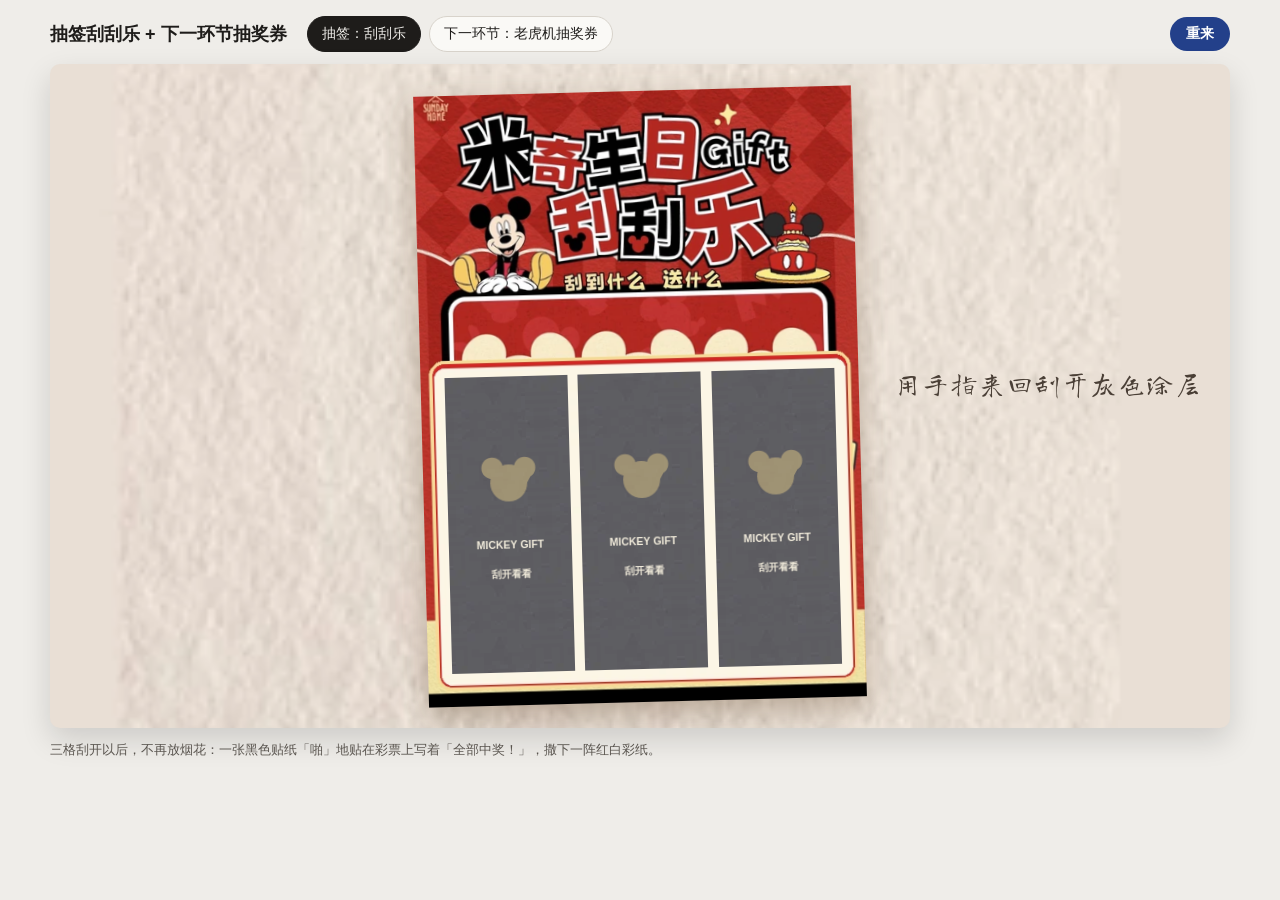
<file: s_luck.html>
<!doctype html><html><head><meta charset="utf-8"><meta name="viewport" content="width=device-width,initial-scale=1">
<!--CFG--><style>html,body{touch-action:none;overscroll-behavior:none}</style><script>(function(){var A=window.AudioContext||window.webkitAudioContext;if(!A)return;var L=[];function W(o){try{var P=window.parent;if(P!==window&&P.__AC0){L.push(P.__AC0);return P.__AC0}}catch(e){}var c=o?new A(o):new A();L.push(c);return c}W.prototype=A.prototype;window.AudioContext=window.webkitAudioContext=W;function r(){L.forEach(function(c){if(c.state==="suspended")c.resume().catch(function(){})})}["pointerdown","touchstart","touchend","mousedown","keydown","click"].forEach(function(e){window.addEventListener(e,r,true)});setInterval(r,500);})();</script><script>window.CFG=window.CFG||{};(function(){try{var P=AudioNode.prototype,oc=P.connect,M=new WeakMap();P.connect=function(d){if(d&&typeof AudioDestinationNode!=='undefined'&&d instanceof AudioDestinationNode){var c=d.context,m=M.get(c);if(!m){m=c.createGain();m.gain.value=3.5;var k=c.createDynamicsCompressor();k.threshold.value=-16;k.knee.value=6;k.ratio.value=14;k.attack.value=.002;k.release.value=.15;var ws=c.createWaveShaper(),cv=new Float32Array(1024);for(var i=0;i<1024;i++){var x=i/511.5-1;cv[i]=Math.tanh(1.3*x)/Math.tanh(1.3);}ws.curve=cv;oc.call(m,k);oc.call(k,ws);oc.call(ws,d);M.set(c,m);}if(this!==m){var a=[].slice.call(arguments);a[0]=m;return oc.apply(this,a);}}return oc.apply(this,arguments);};}catch(e){}})();window.__shown=!(window.parent!==window&&(/[?&]pre=1/.test(location.search)||(window.CFG&&CFG._pre)));window.__sq=[];(function(){var R=0.8,st=window.setTimeout;window.setTimeout=function(f,d){var a=[].slice.call(arguments);a[1]=(+d||0)*R;return st.apply(window,a);};var an=Element.prototype.animate;Element.prototype.animate=function(){var x=an.apply(this,arguments);try{x.playbackRate=1/R;}catch(e){}return x;};})();window.progVis=function(v){try{if(window.parent!==window)parent.postMessage({prog:v},'*')}catch(e){}};window.wsp=function(t,ms){if(!/敲可爱/.test(t))return;if(window.parent===window)return;window.onShow(function(){try{parent.postMessage({wsp:t,ms:ms||0},'*')}catch(e){}});};window.onShow=function(f){if(window.__shown)setTimeout(f,0);else window.__sq.push(f);};addEventListener('message',function(e){if(e.data&&e.data.show&&!window.__shown){window.__shown=true;window.__sq.splice(0).forEach(function(f){try{f()}catch(x){}});}});if(window.parent!==window){document.documentElement.classList.add('embed');window.segDone=function(){if(window.__sd)return;window.__sd=1;try{parent.postMessage({segdone:1},'*')}catch(e){}};try{Object.defineProperty(window,'innerHeight',{configurable:true,get:function(){return document.documentElement.clientHeight+600;}});}catch(e){}}</script>
<style>.embed body{padding:0!important;margin:0!important;background:#000!important;overflow:hidden}.embed .bar,.embed h1,.embed h2,.embed .tip,.embed #tabs,.embed [role=group],.embed .prog2,.embed .titles,.embed .covers{display:none!important}.embed .wrap{max-width:none!important;gap:0!important;margin:0!important;padding:0!important}.embed .stage{border-radius:0!important;box-shadow:none!important;max-height:none!important}.embed *{cursor:url(f15/hand2.webp) 23 1,pointer!important}</style></head><body>
<title>刮刮乐与抽奖券</title>
<meta name="claude:viewport-fit-sides" content="cover">
<link rel="stylesheet" href="fonts/lc.css" media="print" onload="this.media='all'"><link rel="stylesheet" href="fonts/alfa.css" media="print" onload="this.media='all'">
<style>
/* 上面一排四个玩法切换和重来；下面一块 16:9 横屏舞台（米色纸），外框跟随明暗 */
:root{
  --bg:#efede9; --fg:#1e1c1a; --soft:#5d5852; --line:#d8d3cb; --card:#faf9f6;
  --accent:#23408a; --accent-ink:#ffffff;
  --ui:-apple-system,BlinkMacSystemFont,"PingFang SC","Hiragino Sans GB","Noto Sans SC","Microsoft YaHei",sans-serif;
  --hand:"Long Cang","Kaiti SC","STKaiti","KaiTi",cursive;
}
@media (prefers-color-scheme: dark){
  :root:not([data-theme="light"]){ --bg:#151413; --fg:#ece8e2; --soft:#a9a29a; --line:#34312d; --card:#1f1d1b; --accent:#8fa8ec; --accent-ink:#10172e; color-scheme:dark; }
}
:root[data-theme="dark"]{ --bg:#151413; --fg:#ece8e2; --soft:#a9a29a; --line:#34312d; --card:#1f1d1b; --accent:#8fa8ec; --accent-ink:#10172e; color-scheme:dark; }
*,*::before,*::after{box-sizing:border-box}
body{margin:0;background:var(--bg);color:var(--fg);font-family:var(--ui);padding-left:max(16px,env(safe-area-inset-left,0px));padding-right:max(16px,env(safe-area-inset-right,0px));padding-block:16px 32px}
button{font-family:inherit}
button:focus-visible{outline:3px solid var(--accent);outline-offset:3px}
.wrap{max-width:1180px;margin:0 auto;display:flex;flex-direction:column;gap:12px}
.bar{display:flex;flex-wrap:wrap;gap:8px;align-items:center}
.bar h1{margin:0 12px 0 0;font-size:18px}
.pill{border:1px solid var(--line);background:var(--card);color:var(--fg);border-radius:999px;padding:8px 14px;font-size:14px;cursor:pointer}
.pill[aria-pressed="true"]{background:var(--fg);color:var(--bg);border-color:var(--fg)}
.btn{border:0;border-radius:999px;padding:8px 16px;font-size:14px;font-weight:600;cursor:pointer;background:var(--accent);color:var(--accent-ink);margin-left:auto}
.tip{margin:0;font-size:13px;color:var(--soft);line-height:1.6}
.holder{width:100%;display:flex;justify-content:center}

.stage{position:relative;overflow:hidden;isolation:isolate;border-radius:10px;background:#ece6dc none repeat;background-size:var(--tile,300px);color:#2a2622;box-shadow:0 12px 30px rgba(0,0,0,.14);-webkit-user-select:none;user-select:none;-webkit-touch-callout:none;touch-action:none;cursor:pointer}
.stage img{-webkit-user-drag:none;pointer-events:none;display:block;position:absolute;max-width:none}
.abs{position:absolute}
.hint{position:absolute;left:0;right:0;text-align:center;margin:0;font-family:var(--hand);color:#4a3f36;pointer-events:none;transition:opacity .35s;z-index:80}
.side{position:absolute;margin:0;font-family:var(--hand);color:#3b3027;line-height:1.5;z-index:20}
.side .t{display:block;font-family:var(--ui);letter-spacing:.14em;color:#9a7a55;margin-bottom:.5em}
.side .row{display:block;opacity:.35}
.side .row.on{opacity:1}

/* 烟花 */
.burst{position:absolute;pointer-events:none;transform-origin:50% 50%}
.light .burst{mix-blend-mode:multiply}
.dark .burst{mix-blend-mode:screen}
.rocket{position:absolute;width:6px;height:6px;margin:-3px;border-radius:50%;background:#fff6d0;box-shadow:0 0 10px 4px rgba(255,190,90,.9);pointer-events:none;z-index:50}
.trail{position:absolute;width:2px;pointer-events:none;background:linear-gradient(rgba(255,170,80,.9),rgba(255,170,80,0));transform-origin:50% 0;z-index:49}
.spark{position:absolute;left:0;top:0;border-radius:50%;pointer-events:none;z-index:45}
.fch{position:absolute;left:0;top:0;font-family:var(--hand);color:#7a1f18;text-shadow:0 0 8px rgba(255,250,240,.95),0 0 2px #fff;pointer-events:none;z-index:60;white-space:nowrap}
.dark .fch{color:#fff;text-shadow:0 0 10px rgba(225,54,80,.95),0 2px 4px rgba(0,0,0,.6)}
.dark .hint{color:#e9e4dc}

/* 彩票 */
.tk{position:absolute;filter:drop-shadow(0 18px 30px rgba(0,0,0,.6))}
.tk>img{left:0;top:0;width:100%;height:100%;z-index:1}
.pane{position:absolute;z-index:999;overflow:hidden;background:#ecebe6;background-image:linear-gradient(rgba(0,0,0,.05) 1px,transparent 1px),linear-gradient(90deg,rgba(0,0,0,.05) 1px,transparent 1px);background-size:9px 9px}
.pane .w{position:absolute;inset:0;display:flex;flex-direction:column;justify-content:center;align-items:center;text-align:center;padding:0 9%;color:#e13650;font-family:-apple-system,"Helvetica Neue","PingFang SC","Noto Sans SC",sans-serif;font-weight:900;line-height:1.08;letter-spacing:-.02em}
.pane .w small{font-weight:600;color:#3a3a3a;letter-spacing:.06em;margin-bottom:.6em;font-size:.32em}
.pane canvas{position:absolute;inset:0;width:100%;height:100%}
.flake{position:absolute;left:0;top:0;border-radius:1px;background:#5a5a5a;pointer-events:none;z-index:30}

/* 老虎机 */
.mach{position:absolute}
.mach>img{position:absolute}
.reel{position:absolute;z-index:2;background-repeat:repeat-y;will-change:background-position}
.prize-col{position:absolute;display:flex;flex-direction:column;gap:3%;z-index:20}
.ptitle{margin:0 0 .4em;font-family:var(--ui);font-weight:800;letter-spacing:.18em}
.card{position:relative;display:flex;align-items:center;gap:.7em;border-radius:10px;padding:.55em .9em;opacity:0}
.love .card{background:#f8c9cf;border:2.5px solid #e2343c;box-shadow:inset 0 0 0 3px #f8c9cf,inset 0 0 0 4.5px rgba(226,52,60,.55);color:#c4232b}
.luck .card{background:#fbf5e6;border:2.5px solid #2e2a3a;box-shadow:4px 4px 0 #2e2a3a;color:#2e2a3a}
.card .ic{flex:0 0 auto;width:2.2em;height:2.2em}
.card .tx{font-family:var(--hand);line-height:1.2}
.card .tx small{display:block;font-family:var(--ui);font-weight:700;font-size:.5em;letter-spacing:.14em;opacity:.75;margin-bottom:.2em}
.fly{position:absolute;left:0;top:0;z-index:40;pointer-events:none;filter:drop-shadow(0 6px 6px rgba(0,0,0,.25))}
.note{position:absolute;z-index:42;background:#fffdf6;border:2.5px solid #e8262f;border-radius:4px;padding:.45em .8em .55em;font-family:var(--hand);color:#2b2420;white-space:nowrap;box-shadow:0 8px 16px rgba(0,0,0,.22);pointer-events:none;opacity:0}
.note small{display:block;font-family:var(--ui);font-weight:700;font-size:.5em;letter-spacing:.12em;opacity:.65;margin-bottom:.15em}
.fruit{position:absolute;pointer-events:none}
.mask4{-webkit-mask-image:linear-gradient(90deg,transparent,#000 5%,#000 95%,transparent),linear-gradient(transparent,#000 4%,#000 96%,transparent);-webkit-mask-composite:source-in;mask-image:linear-gradient(90deg,transparent,#000 5%,#000 95%,transparent),linear-gradient(transparent,#000 4%,#000 96%,transparent);mask-composite:intersect}
.winlabel{position:absolute;left:0;top:0;z-index:60;background:#141414;color:#fff;padding:.35em .9em .45em;font-family:-apple-system,"Helvetica Neue","PingFang SC",sans-serif;text-align:center;line-height:1.1;box-shadow:0 10px 24px rgba(0,0,0,.5);white-space:nowrap;opacity:0}
.winlabel b{display:block;font-weight:900;letter-spacing:.02em}
.winlabel span{display:block;font-size:.36em;font-weight:600;margin-top:.45em;letter-spacing:.06em;opacity:.9}
.coupon-stage .hint,.stage.coupon .hint{color:#7a3d12}
.ctitle{position:absolute;margin:0;font-family:var(--ui);font-weight:800;letter-spacing:.2em;color:#c4232b}
.gift{position:absolute;left:0;top:0;z-index:40;filter:drop-shadow(0 10px 10px rgba(90,40,10,.28))}
.gift .lid{position:absolute;left:3%;top:22%;width:94%;height:auto;transform-origin:3% 96%;z-index:3}
.gift .body{position:absolute;left:8%;top:44%;width:84%;height:auto;z-index:2}
.gift .slot{position:absolute;left:50%;top:48%;width:0;height:0;z-index:1}
.coupon{position:absolute;display:flex;width:13em;background:#fff5f6;border:.12em solid #e2343c;border-radius:.4em;box-shadow:0 .5em 1em rgba(120,30,30,.22);color:#c4232b;font-family:var(--ui);white-space:nowrap}
.coupon.inbox{left:0;bottom:0;transform:translate(-22%,95%) scale(.55);transform-origin:22% 100%}
.coupon .cm{flex:1;padding:.7em .9em .75em;border-right:.12em dashed #e2343c}
.coupon .cm small{display:block;font-size:.42em;font-weight:800;letter-spacing:.18em;opacity:.75}
.coupon .cm b{display:block;font-family:var(--hand);font-weight:400;font-size:1.5em;line-height:1.15;margin:.12em 0 .1em;color:#b81d25}
.coupon .cm .d{display:block;font-size:.55em;font-weight:700;color:#7a2a2a}
.coupon .cm .s{display:block;font-size:.45em;margin-top:.35em;color:#a8585c}
.coupon .cs{width:3.6em;display:flex;flex-direction:column;align-items:center;justify-content:center;gap:.6em;background:#f8c9cf;border-radius:0 .3em .3em 0;font-size:.85em}
.coupon .cs span{font-weight:800;font-size:.5em;writing-mode:vertical-rl;letter-spacing:.1em}
.coupon .cs i{font-style:normal;font-size:.42em;text-align:center;line-height:1.3}
.coupon .cm .s:empty,.coupon .cm .d:empty{display:none}
.coupon.gold{background:#fffaea;border-color:#c9a227;color:#8a6a12;box-shadow:0 .5em 1em rgba(140,100,10,.25),0 0 1.2em rgba(255,210,80,.55)}
.coupon.gold .cm{border-right-color:#c9a227}
.coupon.gold .cm b{color:#9a7414}
.coupon.gold .cm .d,.coupon.gold .cm .s{color:#8a6a12}
.coupon.gold .cs{background:#f4e3a1}
.glowj{position:absolute;border-radius:8px;background:rgba(255,236,120,.6);mix-blend-mode:screen;opacity:0;pointer-events:none}
.bookcover{position:absolute;z-index:80;background:#e2343c;color:#fff;border-radius:.4em;box-shadow:0 .6em 1.4em rgba(120,20,20,.35);display:flex;flex-direction:column;justify-content:center;padding-left:1.6em;font-family:var(--ui)}
.bookcover small{font-size:.42em;font-weight:800;letter-spacing:.2em;opacity:.85}
.bookcover b{font-family:var(--hand);font-weight:400;font-size:1.5em;line-height:1.2;margin:.15em 0}
.bookcover span{font-size:.5em;font-weight:700;letter-spacing:.1em;opacity:.9}
.staple{position:absolute;z-index:82;border-radius:2px;background:linear-gradient(90deg,#8d9196,#e6e8ea 50%,#8d9196);box-shadow:0 1px 2px rgba(0,0,0,.35)}
.seal{position:absolute;z-index:83;border-radius:50%;border:4px double #fff3c4;color:#fff3c4;display:flex;flex-direction:column;align-items:center;justify-content:center;text-align:center;font-family:var(--hand);line-height:1.1;opacity:0}
.seal small{font-size:.7em}
.booktxt{position:absolute;z-index:84;margin:0;text-align:center;font-family:var(--hand);color:#c4232b;opacity:0}
@media (prefers-reduced-motion: reduce){ .hint{transition:none} }
@keyframes blink{50%{opacity:0}}</style>

<div class="wrap">
  <div class="bar">
    <h1>抽签刮刮乐 + 下一环节抽奖券</h1>
    <div class="bar" id="tabs" role="group" aria-label="选玩法"></div>
    <button class="btn" id="again">重来</button>
  </div>
  <div class="holder"><div class="stage" id="stage" tabindex="0" aria-label="抽签演示"></div></div>
  <p class="tip" id="tip"></p>
</div>
<script>
var M = {"ticket": {"size": [516, 720], "area": [16, 321, 484, 373], "red": "#e13650", "gray": "#464646"}, "love": {"bg": "#eeefea", "lv_knob": [556, 760, 63, 61], "lv_stick": [555, 810, 60, 283], "crop": [100, 430, 560, 878], "wins": [[[207, 832], [291, 832], [291, 998], [207, 998]], [[303, 832], [387, 832], [387, 998], [303, 998]], [[399, 832], [483, 832], [483, 998], [399, 998]]], "outlet": [350, 1290], "winbox": [[207, 832, 84, 166], [303, 832, 84, 166], [399, 832, 84, 166]]}, "mach": [138, 432, 480, 809], "fw": [{"n": "b0", "box": [0, 238, 308, 405], "c": [105, 440], "r": 205}, {"n": "b1", "box": [138, 28, 336, 336], "c": [305, 195], "r": 170}, {"n": "b2", "box": [178, 293, 385, 385], "c": [370, 485], "r": 195}, {"n": "b3", "box": [393, 238, 343, 405], "c": [595, 440], "r": 205}]};
var WISH = (window.CFG && CFG.wish) || ["财运滚滚来", "越来越好看", "身材越来越好"];
var stage = document.getElementById("stage"), L = {}, S = null;
function el(tag, cls, parent){ var e = document.createElement(tag); if (cls) e.className = cls; if (parent) parent.appendChild(e); return e; }
function later(fn, ms){ var me = S; S.timers.push(setTimeout(function(){ if (!me.dead) fn(); }, ms)); }
function pic(parent, src, x, y, w, h){ var i = el("img", "", parent); i.alt = ""; i.src = "q11/" + src; i.style.left = x + "px"; i.style.top = y + "px"; i.style.width = w + "px"; i.style.height = h + "px"; return i; }

/* ---------- 声音 ---------- */
var AC = null;
function ac(){ try { AC = AC || new (window.AudioContext || window.webkitAudioContext)(); if (AC.state === "suspended") AC.resume(); } catch(e) {} }
function noise(dur, freq, q, vol, type){
  var a = AC; if (!a) return; if (a.state !== "running") { try { a.resume(); } catch (e) {} }
  try {
    var t = a.currentTime, n = Math.max(1, Math.floor(a.sampleRate * dur)), b = a.createBuffer(1, n, a.sampleRate), d = b.getChannelData(0);
    for (var i = 0; i < n; i++) d[i] = (Math.random() * 2 - 1) * Math.pow(1 - i / n, 2);
    var s = a.createBufferSource(); s.buffer = b;
    var f = a.createBiquadFilter(); f.type = type || "bandpass"; f.frequency.value = freq; f.Q.value = q;
    var g = a.createGain(); g.gain.setValueAtTime(vol, t); g.gain.exponentialRampToValueAtTime(.0005, t + dur);
    s.connect(f); f.connect(g); g.connect(a.destination); s.start(t);
  } catch(e) {}
}
function tone(f0, f1, dur, vol, type){
  var a = AC; if (!a) return; if (a.state !== "running") { try { a.resume(); } catch (e) {} }
  try { var t = a.currentTime, o = a.createOscillator(), g = a.createGain(); o.type = type || "sine"; o.frequency.setValueAtTime(f0, t); o.frequency.exponentialRampToValueAtTime(f1, t + dur);
    g.gain.setValueAtTime(vol, t); g.gain.exponentialRampToValueAtTime(.001, t + dur); o.connect(g); g.connect(a.destination); o.start(t); o.stop(t + dur + .02); } catch(e) {}
}
function thump(v){ noise(.09, 650, .7, .5 * (v || 1), "lowpass"); }
var SCR = null;
function scrSnd(on, sp){ var a = AC; if (!a) return; try { if (a.state !== "running") a.resume();
  if (!SCR || SCR.a !== a) { var n = a.sampleRate, b = a.createBuffer(1, n, a.sampleRate), d = b.getChannelData(0); for (var i = 0; i < n; i++) d[i] = Math.random() * 2 - 1;
    var s = a.createBufferSource(); s.buffer = b; s.loop = true; var f = a.createBiquadFilter(); f.type = "bandpass"; f.frequency.value = 2600; f.Q.value = .9; var g = a.createGain(); g.gain.value = 0;
    s.connect(f); f.connect(g); g.connect(a.destination); s.start(); SCR = {a:a, g:g, f:f, s:s}; addEventListener("pagehide", function(){ try { s.stop(); g.disconnect(); } catch (e) {} }); }
  var t = a.currentTime, v = on ? Math.min(.3, .07 + (sp || 0) * .01) : 0; SCR.g.gain.cancelScheduledValues(t); SCR.g.gain.setTargetAtTime(v, t, on ? .015 : .05);
  if (on) SCR.f.frequency.setTargetAtTime(2000 + Math.random() * 1800, t, .03); } catch (e) {} }
function ding(){ tone(1320, 1320, .35, .12, "triangle"); setTimeout(function(){ tone(1760, 1760, .5, .1, "triangle"); }, 110); }
function boom(){ noise(.6, 300, .5, .5, "lowpass"); setTimeout(function(){ for (var i = 0; i < 8; i++) setTimeout(function(){ noise(.05, 3000 + Math.random() * 3000, 2, .05); }, i * 60 + Math.random() * 40); }, 120); }
function whistle(){ tone(500, 1600, .7, .05, "sine"); }

/* ---------- 尺寸 ---------- */
function measure(){
  var w = stage.parentNode.clientWidth, maxH = Math.max(240, window.innerHeight - 160);
  var h = Math.min(w * 9 / 16, maxH); w = h * 16 / 9;
  stage.style.width = w + "px"; stage.style.height = h + "px";
  stage.style.setProperty("--tile", Math.round(h * .5) + "px");
  L = {W:w, H:h};
}
function hintEl(t){ var h = el("p", "hint", stage); h.style.bottom = (L.H * .025) + "px"; h.style.fontSize = Math.max(14, L.H * .042) + "px"; h.textContent = t || ""; return h; }
function hint(t){ S.hint.textContent = t; S.hint.style.opacity = t ? "1" : "0"; }

/* ================= 烟花（第 ④ 个玩法，也是前三个的收尾） ================= */
function burst(bi, cx, cy, size, text, stay, done, hue){
  var b = M.fw[bi], k = size / (b.r * 2);
  var bx = b.box, im = el("img", "burst", stage); im.alt = ""; im.src = "q11/fw_" + b.n + ".webp";
  im.style.left = (cx - (b.c[0] - bx[0]) * k) + "px"; im.style.top = (cy - (b.c[1] - bx[1]) * k) + "px"; im.style.width = bx[2] * k + "px"; im.style.height = bx[3] * k + "px";
  im.style.transformOrigin = ((b.c[0] - bx[0]) * k) + "px " + ((b.c[1] - bx[1]) * k) + "px"; im.style.zIndex = 10; if (hue) im.style.filter = "hue-rotate(" + hue + "deg) saturate(1.1)";
  boom();
  im.animate([{transform:"scale(.08) rotate(-20deg)", opacity:0}, {transform:"scale(.85) rotate(-3deg)", opacity:1, offset:.35}, {transform:"scale(1.05) rotate(0deg)", opacity:1}], {duration:1300, easing:"cubic-bezier(.15,.8,.3,1)", fill:"forwards"});
  /* 火星 */
  var cols = ["#e8483a", "#f2a23a", "#3a8fd8", "#d95ab0", "#f6d24a", "#57b38a"];
  for (var i = 0; i < 46; i++) {
    var s = el("div", "spark", stage), a = Math.random() * Math.PI * 2, r = size * (.35 + Math.random() * .4), z = 3 + Math.random() * 4;
    s.style.width = s.style.height = z + "px"; s.style.background = cols[i % cols.length];
    s.animate([{transform:"translate(" + cx + "px," + cy + "px)", opacity:1}, {transform:"translate(" + (cx + Math.cos(a) * r) + "px," + (cy + Math.sin(a) * r) + "px)", opacity:1, offset:.45},
               {transform:"translate(" + (cx + Math.cos(a) * r * 1.1) + "px," + (cy + Math.sin(a) * r * 1.1 + L.H * .18) + "px)", opacity:0}], {duration:1800 + Math.random() * 600, easing:"cubic-bezier(.1,.7,.3,1)", fill:"forwards"}).onfinish = (function(q){ return function(){ q.remove(); }; })(s);
  }
  /* 字：从中心旋转飞出 → 停成一行 → 落下 */
  var chars = Array.from(text), fs = Math.max(20, size * .11), gap = fs * 1.02, n = chars.length, x0 = cx - (n - 1) * gap / 2, els = [];
  chars.forEach(function(c, i){
    var e = el("div", "fch", stage); e.textContent = c; e.style.fontSize = fs + "px";
    var a = (i / n) * Math.PI * 2 + Math.random() * .5, r = size * .42, tx = x0 + i * gap - fs / 2, ty = cy - fs / 2;
    var ox = cx - fs / 2, oy = cy - fs / 2, mx = ox + Math.cos(a) * r, my = oy + Math.sin(a) * r, rot = (Math.random() < .5 ? -1 : 1) * (240 + Math.random() * 240);
    var kf = [{transform:"translate(" + ox + "px," + oy + "px) rotate(0deg) scale(.2)", opacity:0}, {transform:"translate(" + mx + "px," + my + "px) rotate(" + rot + "deg) scale(1.1)", opacity:1, offset:.45},
              {transform:"translate(" + tx + "px," + ty + "px) rotate(0deg) scale(1)", opacity:1}];
    e.style.transform = "translate(" + tx + "px," + ty + "px)";
    e.animate(kf, {duration:1500, delay:120 + i * 25, easing:"cubic-bezier(.2,.75,.25,1)", fill:"both"});
    els.push({e:e, tx:tx, ty:ty});
  });
  later(function(){ thump(.5); }, 1500);
  if (stay) { later(function(){ if (done) done(); }, 1700); return; }
  later(function(){
    els.forEach(function(o, i){
      o.e.animate([{transform:"translate(" + o.tx + "px," + o.ty + "px)", opacity:1}, {transform:"translate(" + (o.tx + (Math.random() - .5) * fs) + "px," + (o.ty + L.H * .22) + "px) rotate(" + (Math.random() - .5) * 60 + "deg)", opacity:0}], {duration:1300, delay:i * 40, easing:"ease-in", fill:"forwards"});
    });
    im.animate([{opacity:1}, {opacity:.18}], {duration:1400, fill:"forwards"});
    later(function(){ if (done) done(); }, 1400);
  }, 1700 + 2000);
}
function launch(x0, cx, cy, done){
  var r = el("div", "rocket", stage), y0 = L.H * .8, dur = 900; whistle();
  r.animate([{transform:"translate(" + x0 + "px," + y0 + "px)"}, {transform:"translate(" + cx + "px," + cy + "px)"}], {duration:dur, easing:"cubic-bezier(.3,.6,.4,1)", fill:"forwards"});
  var t = el("div", "trail", stage), len = Math.hypot(cx - x0, cy - y0), ang = Math.atan2(-(cx - x0), cy - y0) * 180 / Math.PI;
  t.style.left = x0 + "px"; t.style.top = y0 + "px"; t.style.height = len + "px"; t.style.transform = "rotate(" + ang + "deg)";
  t.animate([{transform:"rotate(" + ang + "deg) scaleY(0)", opacity:1}, {transform:"rotate(" + ang + "deg) scaleY(1)", opacity:.9, offset:.9}, {transform:"rotate(" + ang + "deg) scaleY(1)", opacity:0}], {duration:dur + 300, fill:"forwards"});
  later(function(){ r.remove(); later(function(){ t.remove(); }, 400); done(); }, dur);
}
function finale(){ setTimeout(function(){ window.segDone&&segDone(); }, 2600); stage.classList.add("dark"); stage.style.transition = "background .8s"; stage.style.background = "#1d1610";
  S.phase = "end"; hint("");
  Array.prototype.forEach.call(stage.children, function(c){ if (c !== S.hint) c.animate([{opacity:1}, {opacity:.12}], {duration:700, fill:"forwards"}); });
  launch(L.W * .5, L.W * .5, L.H * .42, function(){ burst(2, L.W * .5, L.H * .42, L.H * .8, "这一年，只有上上签", true); });
}


var TABS = {
  ticket:{label:"抽签：刮刮乐", tip:"三格刮开以后，不再放烟花：一张黑色贴纸「啪」地贴在彩票上写着「全部中奖！」，撒下一阵红白彩纸。"},
  coupon:{label:"下一环节：老虎机抽奖券", tip:"拉一下拉杆，出口蹦出小礼盒，点一下拆开，奖券从盒子里升起来。拉满三次以后，机器自己抖起来、JACKPOT 闪，多掉一个金色礼盒，里面是「空白万能券」。再点一下，四张券飞到一起订成一本券册，盖上「永久有效」的章。"}
};
var COUPONS = (window.CFG && CFG.coupons) || [
  {t:"专业按摩券", d:"Happy Birthday", s:"寿星专属券 · 随时兑换"},
  {t:"免吵架券", d:"Happy Birthday", s:"寿星专属券 · 随时兑换"},
  {t:"空白万能券", d:"Happy Birthday", s:"寿星专属券 · 随时兑换", gold:true}
];
var GOLD = ["#e8b923", "#fff3c4", "#8a6a12"];
var cur = "ticket"; try { var sv = (window.CFG && CFG._tab) || localStorage.getItem("seg11-tab"); if (TABS[sv]) cur = sv; } catch(e) {}
var bgMode = "yellow"; try { var bm = localStorage.getItem("seg11-bg"); if (bm) bgMode = bm; } catch(e) {}

/* ================= 刮刮乐：三格全中以后 ================= */
function ticketWin(){ setTimeout(function(){ window.wsp && wsp("信女祈祷🙏🏻，希望这个老小子，今年3个愿望都上岸！"); }, 700); setTimeout(function(){ window.segDone&&segDone(); }, 2000);
  hint("");
  var r = S.tk.getBoundingClientRect(), sr = stage.getBoundingClientRect(), cx = r.left - sr.left + r.width / 2, cy = r.top - sr.top + r.height * .62;
  later(function(){
    var lb = el("div", "winlabel", stage); lb.innerHTML = "<b>全部中奖！</b><span>这一年，你刮开的都是好运</span>";
    lb.style.left = cx + "px"; lb.style.top = cy + "px"; lb.style.fontSize = (r.width * .1) + "px";
    lb.animate([{transform:"translate(-50%,-50%) rotate(-20deg) scale(2.2)", opacity:0}, {transform:"translate(-50%,-50%) rotate(-7deg) scale(.95)", opacity:1, offset:.75}, {transform:"translate(-50%,-50%) rotate(-7deg) scale(1)", opacity:1}], {duration:380, easing:"cubic-bezier(.5,0,.6,1)", fill:"forwards"});
    later(function(){ thump(1.2); ding(); S.tk.animate([{transform:"none"}, {transform:"translateY(.6%) rotate(.4deg)"}, {transform:"none"}], {duration:240}); rain(); }, 290);
  }, 400);
  S.phase = "end";
}
function rain(){
  var cols = ["#e13650", "#ffffff", "#141414", "#bdbdbd", "#e13650", "#ffffff"];
  for (var i = 0; i < 70; i++) {
    var p = el("div", "spark", stage), x = Math.random() * L.W, w = 5 + Math.random() * 7;
    p.style.width = w + "px"; p.style.height = w * (.35 + Math.random() * .5) + "px"; p.style.borderRadius = "1px"; p.style.background = cols[i % cols.length]; p.style.zIndex = 70;
    p.animate([{transform:"translate(" + x + "px," + (-20 - Math.random() * L.H * .3) + "px) rotate(0deg)"}, {transform:"translate(" + (x + (Math.random() - .5) * L.W * .15) + "px," + (L.H + 20) + "px) rotate(" + (Math.random() * 900) + "deg)"}], {duration:2200 + Math.random() * 1800, delay:Math.random() * 500, easing:"cubic-bezier(.3,.2,.6,1)", fill:"forwards"}).onfinish = (function(q){ return function(){ q.remove(); }; })(p);
  }
}

/* ================= 下一环节：老虎机抽奖券 ================= */
var GC = ["#e8262f", "#f8b9c4", "#a81a20"]; window.GC0 = GC;
function buildCoupon(){
  var C = M.love; stage.className = "stage light love"; stage.style.background = "#efe6d6 url(fused/paper.webp) center/cover";
  var crop = C.crop, k = L.H / crop[3], ox = L.W * .1;
  S.k = k; S.ox = ox - crop[0] * k; S.oy = -crop[1] * k; S.C = C;
  function X(x){ return S.ox + x * k; } function Y(y){ return S.oy + y * k; }
  var base = pic(stage, "love.webp", ox, 0, crop[2] * k, crop[3] * k); base.className = "mask4"; base.style.mixBlendMode = "multiply"; base.style.zIndex = 1;
  S.reels = C.winbox.map(function(b, i){
    var r = el("div", "reel", stage); r.style.left = X(b[0]) + "px"; r.style.top = Y(b[1]) + "px"; r.style.width = b[2] * k + "px"; r.style.height = b[3] * k + "px";
    r.style.backgroundImage = "url('q11/love_w" + i + ".webp')"; r.style.backgroundSize = (b[2] * k) + "px " + (b[3] * k) + "px"; return {el:r, h:b[3] * k};
  });
  var sb = C.lv_stick, kb = C.lv_knob;
  S.stick = pic(stage, "lv_stick.webp", X(sb[0]), Y(sb[1]), sb[2] * k, sb[3] * k); S.stick.style.transformOrigin = "50% 100%";
  S.knob = pic(stage, "lv_knob.webp", X(kb[0]), Y(kb[1]), kb[2] * k, kb[3] * k); S.knob.style.zIndex = 3;
  S.leverLen = (sb[1] + sb[3] - (kb[1] + kb[3] / 2)) * k; S.front = true; setLever(0);
  S.outlet = [X(C.outlet[0]), Y(C.outlet[1])];
  S.mach = [base, S.stick, S.knob].concat(S.reels.map(function(r){ return r.el; })); S.gifts = [];
  S.got = 0; S.phase = "pull";
  S.hint = hintEl("按住红色拉杆往下拉"); S.hint.style.left = (L.W * .55) + "px"; S.hint.style.right = "0"; S.hint.style.textAlign = "left";
}
function pull(){
  S.phase = "spin"; S.busy = true; hint(""); noise(.15, 500, .7, .3, "lowpass");
  var from = S.leverP || 0, t0 = performance.now(), me = S;
  (function f(now){ if (me.dead) return; var q = Math.min(1, (now - t0) / 650), v = q < .3 ? from + (1 - from) * q / .3 : (1 - (q - .3) / .7) * (1 + .12 * Math.sin((q - .3) / .7 * Math.PI * 3)); setLever(Math.max(0, Math.min(1, v))); if (q < 1) requestAnimationFrame(f); else setLever(0); })(t0);
  S.reels.forEach(function(rl, i){
    var dur = 1300 + i * 450; rl.el.style.filter = "blur(1.2px)";
    var a = rl.el.animate([{backgroundPosition:"0px 0px"}, {backgroundPosition:"0px " + ((14 + i * 5) * rl.h) + "px"}], {duration:dur, easing:"cubic-bezier(.2,.6,.35,1.03)"});
    var tk = setInterval(function(){ noise(.02, 2500, 1.5, .05); }, 70);
    a.onfinish = function(){ clearInterval(tk); rl.el.style.filter = ""; thump(.6); if (i === 2) popOne(); };
  });
}
function couponEl(c, i){
  var e = el("div", "coupon" + (c.gold ? " gold" : ""), stage);
  e.innerHTML = '<div class="cm" style="position:relative;overflow:hidden"><small>DISNEYWORLD · 米奇礼券</small><b></b><span class="d"></span><span class="s"></span><img src="q11/mickey_badge.webp" alt="" style="position:absolute;right:.25em;bottom:-.08em;height:2.1em;width:auto;opacity:.92;pointer-events:none"></div><div class="cs"><span>No.052' + i + '</span><i>有效期<br>永久</i></div>';
  e.querySelector("b").textContent = c.t; e.querySelector(".d").textContent = c.d; e.querySelector(".s").textContent = c.s;
  var n = Array.from(c.t || "").length; if (n > 4) e.querySelector("b").style.fontSize = Math.max(.95, Math.min(1.5, 6.6 / n)) + "em";   /* 券名最多 7 个字，字多自动变小 */
  return e;
}
var SPOTS = [[.53, .8, -6], [.53, .8, 5], [.53, .8, -4], [.53, .8, 5]];
function dropGift(){
  ding(); var i = S.got, sp = SPOTS[i], z = L.H * .17, tx = L.W * sp[0] - z / 2, ty = L.H * sp[1] - z / 2, src = S.outlet, top = Math.min(src[1], ty) - L.H * .22, rot = sp[2];
  var GC = COUPONS[i].gold ? GOLD : window.GC0;
  var g = el("div", "gift", stage); g.style.width = g.style.height = z + "px"; g.style.zIndex = 40 + i;
  g.innerHTML = '<svg class="lid" viewBox="0 0 44 22"><path d="M22 12 C14 1 7 5 12 11 Z M22 12 C30 1 37 5 32 11 Z" fill="' + GC[1] + '" stroke="' + GC[2] + '" stroke-width="1.4"/><rect x="1" y="11" width="42" height="10" rx="2" fill="' + GC[0] + '" stroke="' + GC[2] + '" stroke-width="1.6"/><rect x="18.5" y="11" width="7" height="10" fill="' + GC[1] + '" stroke="' + GC[2] + '" stroke-width="1.2"/></svg>'
    + '<div class="slot"></div>'
    + '<svg class="body" viewBox="0 0 40 26"><rect x="1" y="1" width="38" height="24" rx="1.5" fill="' + GC[0] + '" stroke="' + GC[2] + '" stroke-width="1.6"/><rect x="16.5" y="1" width="7" height="24" fill="' + GC[1] + '" stroke="' + GC[2] + '" stroke-width="1.2"/><path d="M1 5 H39" stroke="rgba(0,0,0,.18)" stroke-width="2"/></svg>';
  noise(.25, 1800, .6, .12);
  g.animate([{transform:"translate(" + (src[0] - z / 2) + "px," + (src[1] - z / 2) + "px) scale(.25) rotate(-30deg)"},
             {transform:"translate(" + ((src[0] + tx + z / 2) / 2 - z / 2) + "px," + top + "px) scale(.9) rotate(" + rot * 1.5 + "deg)", offset:.5},
             {transform:"translate(" + tx + "px," + ty + "px) scale(1.03,.97) rotate(" + rot + "deg)", offset:.86},
             {transform:"translate(" + tx + "px," + (ty - z * .06) + "px) scale(.99,1.01) rotate(" + rot + "deg)", offset:.94},
             {transform:"translate(" + tx + "px," + ty + "px) scale(1) rotate(" + rot + "deg)"}], {duration:1100, easing:"cubic-bezier(.35,.1,.45,1)", fill:"forwards"});
  later(function(){ thump(.6);  }, 950);
  S.gift = {el:g, x:tx, y:ty, z:z, rot:rot, i:i}; S.gifts = S.gifts || []; S.gifts.push(S.gift);
  later(function(){ openGift(); }, 1250);
}
/* 拆开：盖子掀开但还连在盒子上，奖券从盒子里升起来 */

/* 券从礼盒里升起来以后，单独飞到右边排好，盒子淡出：看得清字 */
function detachCoupon(g, c, i){ if (i === 0) { window.wsp && wsp("券的内容，对应着我们日常开玩笑的梗，还有他之前想要但还没满足的愿望hhhh"); }
  var cp = g.cp, sr = stage.getBoundingClientRect(), r0 = cp.getBoundingClientRect(), F = L.H * .034;
  var nc = couponEl(c, i); nc.style.fontSize = F + "px"; nc.style.left = "0"; nc.style.top = "0"; nc.style.zIndex = 60 + i;
  var w = nc.offsetWidth, s0 = r0.width / w, tx = L.W * .63, ty = L.H * (.1 + i * .2), rr = [-2, 1.5, -1.5, 2][i];
  nc.animate([{transform:"translate(" + (r0.left - sr.left) + "px," + (r0.top - sr.top) + "px) scale(" + s0 + ")", transformOrigin:"0 0"}, {transform:"translate(" + tx + "px," + ty + "px) scale(1) rotate(" + rr + "deg)", transformOrigin:"0 0"}], {duration:850, easing:"cubic-bezier(.3,.7,.25,1)", fill:"forwards"});
  cp.style.visibility = "hidden"; g.cp = nc;
  g.el.animate([{opacity:1}, {opacity:0}], {duration:500, delay:250, fill:"forwards"});
}
function openGift(){
  var g = S.gift, i = g.i, c = COUPONS[i]; S.phase = "busy"; S.busy = true; hint("");
  g.el.getAnimations().forEach(function(a){ if (a.iterations === 3) a.cancel(); });
  g.el.querySelector(".lid").animate([{transform:"none"}, {transform:"rotate(-112deg)", offset:.6}, {transform:"rotate(-100deg)"}], {duration:600, fill:"forwards", easing:"cubic-bezier(.2,.8,.3,1.2)"});
  noise(.3, 2600, .6, .12, "highpass");
  var cp = couponEl(c, i); g.el.querySelector(".slot").appendChild(cp); cp.classList.add("inbox"); g.cp = cp;
  cp.style.fontSize = Math.max(11, L.H * .026) + "px";
  cp.animate([{transform:"translate(-22%,95%) scale(.55) rotate(0deg)"}, {transform:"translate(-22%,2%) scale(1.04) rotate(" + (4 - rot2(g.rot)) + "deg)", offset:.75}, {transform:"translate(-22%,12%) scale(1) rotate(" + (4 - rot2(g.rot)) + "deg)"}], {duration:900, delay:150, easing:"cubic-bezier(.25,.8,.3,1)", fill:"forwards"}); later(function(){ detachCoupon(g, c, i); }, 1150);
  var cx = g.x + g.z / 2, cy = g.y + g.z * .4, cols = ["#e8262f", "#f6d24a", "#f8b9c4", "#ffffff", "#2a9d8f"];
  for (var j = 0; j < 22; j++) { var p = el("div", "spark", stage), a = -Math.PI / 2 + (Math.random() - .5) * 2.4, r = L.H * (.12 + Math.random() * .14), zz = 4 + Math.random() * 5; p.style.width = zz + "px"; p.style.height = zz * .6 + "px"; p.style.borderRadius = "1px"; p.style.background = cols[j % cols.length]; p.style.zIndex = 45;
    p.animate([{transform:"translate(" + cx + "px," + cy + "px)", opacity:1}, {transform:"translate(" + (cx + Math.cos(a) * r) + "px," + (cy + Math.sin(a) * r) + "px) rotate(" + Math.random() * 360 + "deg)", opacity:1, offset:.4}, {transform:"translate(" + (cx + Math.cos(a) * r * 1.2) + "px," + (cy + Math.sin(a) * r + L.H * .2) + "px) rotate(" + Math.random() * 720 + "deg)", opacity:0}], {duration:1400 + Math.random() * 400, easing:"cubic-bezier(.1,.7,.3,1)", fill:"forwards"}).onfinish = (function(q){ return function(){ q.remove(); }; })(p); }
  later(function(){ ding(); }, 600);
  S.got++;
  later(function(){
    if (S.got < 2) { S.busy = false; S.phase = "pull"; hint("再拉一次"); }     else if (S.got === 2) { S.busy = false; S.phase = "pull"; hint("最后一次，再拉一下"); }     else { if (COUPONS[2].gold) goldEnd(); else plainEnd(); } }, 2000);
}
function rot2(r){ return r * .5; }
/* 彩蛋：机器自己抖起来，JACKPOT 闪，多掉一个金色礼盒 */
function bonus(){
  var k = S.k, gj = el("div", "glowj", stage); gj.style.left = (S.ox + 160 * k) + "px"; gj.style.top = (S.oy + 690 * k) + "px"; gj.style.width = 370 * k + "px"; gj.style.height = 90 * k + "px"; gj.style.zIndex = 8;
  gj.animate([{opacity:0}, {opacity:1}, {opacity:.1}, {opacity:1}, {opacity:.1}, {opacity:1}, {opacity:0}], {duration:1400});
  S.mach.forEach(function(m){ m.animate([{translate:"0 0"}, {translate:"-6px 2px"}, {translate:"6px -2px"}, {translate:"-5px 0"}, {translate:"5px 1px"}, {translate:"0 0"}], {duration:160, iterations:6}); });
  for (var i = 0; i < 6; i++) later(function(){ noise(.03, 2200, 1.5, .12); }, i * 160);
  later(function(){ ding(); later(ding, 160); }, 600);
  S.reels.forEach(function(rl, i){ rl.el.style.filter = "blur(1.2px)"; rl.el.animate([{backgroundPosition:"0px 0px"}, {backgroundPosition:"0px " + ((10 + i * 3) * rl.h) + "px"}], {duration:900 + i * 200, easing:"cubic-bezier(.2,.6,.35,1.03)"}).onfinish = function(){ rl.el.style.filter = ""; }; });
  hint("咦？机器还没停……");
  later(dropGift, 1500);
}


/* 金色万能券：拆出来直接放大、盖章、到账，不用再写字 */

/* 拉三次：每拉一次，从出口蹦出一张券，并排落好；第三张落好后来一个小仪式 */
function popLayout(){
  if (S.cl) return S.cl;
  var F = L.H * .038, pr = couponEl(COUPONS[0], 0); pr.style.fontSize = F + "px"; var w = pr.offsetWidth, h = pr.offsetHeight; pr.remove();
  var gap = L.H * .03, x0 = L.W * .56, lim = L.H * .66;
  if (3 * h + 2 * gap > lim) { var sc = (lim - 2 * gap) / (3 * h); F *= sc; w *= sc; h *= sc; }
  S.cl = {F:F, w:w, h:h, gap:gap, x0:x0, ty:L.H * .1, total:w}; S.cs = []; return S.cl;
}
function popOne(){
  var i = S.got || 0, c = popLayout(), src = S.outlet; S.phase = "busy"; S.busy = true; hint("");
  var e = couponEl(COUPONS[i], i); e.style.fontSize = c.F + "px"; e.style.left = "0"; e.style.top = "0"; e.style.zIndex = 60 + i; e.style.transformOrigin = "0 0";
  var tx = c.x0, cty = c.ty + i * (c.h + c.gap), rr = [-2, 1.5, -1.5][i], mx = (src[0] + tx) / 2, my = Math.min(src[1], cty) - L.H * .1;
  e.animate([{transform:"translate(" + src[0] + "px," + src[1] + "px) scale(.25) rotate(-20deg)", opacity:0}, {transform:"translate(" + mx + "px," + my + "px) scale(.8) rotate(" + rr * 3 + "deg)", opacity:1, offset:.5}, {transform:"translate(" + tx + "px," + cty + "px) scale(1) rotate(" + rr + "deg)", opacity:1}], {duration:800, easing:"cubic-bezier(.3,.6,.3,1)", fill:"forwards"});
  ding(); noise(.2, 2600, .6, .12, "highpass"); S.cs.push(e);
  if (i === 0) { window.wsp && wsp("券的内容，对应着我们日常开玩笑的梗，还有他之前想要但还没满足的愿望hhhh"); }
  S.got = i + 1;
  later(function(){
    if (S.got < 3) { S.busy = false; S.phase = "pull"; hint(S.got === 1 ? "再拉一次" : "最后一次，再拉一下"); }
    else popRitual();
  }, 850);
}
function popRitual(){
  var c = S.cl, cx = c.x0 + c.total / 2, cy = c.ty + c.h / 2, cols = ["#f6d24a", "#e8262f", "#ffffff", "#f8b9c4"];
  S.cs.forEach(function(e, i){ e.animate([{translate:"0 0"}, {translate:"0 " + (-L.H * .03) + "px"}, {translate:"0 0"}], {duration:420, delay:i * 90, easing:"ease-out"}); });
  for (var j = 0; j < 26; j++) { var sp = el("div", "spark", stage), a = Math.random() * Math.PI * 2, r = L.H * (.16 + Math.random() * .18); sp.style.cssText += ";width:7px;height:4px;border-radius:1px;z-index:95;background:" + cols[j % 4];
    sp.animate([{transform:"translate(" + cx + "px," + cy + "px)", opacity:1}, {transform:"translate(" + (cx + Math.cos(a) * r) + "px," + (cy + Math.sin(a) * r * .7) + "px) rotate(" + Math.random() * 540 + "deg)", opacity:0}], {duration:1100, easing:"cubic-bezier(.1,.7,.3,1)", fill:"forwards"}).onfinish = (function(q){ return function(){ q.remove(); }; })(sp); }
  ding(); later(ding, 160);
  var st = el("div", "", stage); st.innerHTML = "已到账";
  st.style.cssText = "position:absolute;z-index:70;left:" + (cx + c.w * .42) + "px;top:" + (c.ty + c.h * .55) + "px;width:" + L.H * .15 + "px;height:" + L.H * .15 + "px;border-radius:50%;border:4px double #d1322b;color:#d1322b;display:flex;flex-direction:column;align-items:center;justify-content:center;font:900 " + L.H * .036 + "px/1.1 var(--ui);text-align:center;opacity:.9;background:rgba(255,250,242,.55)";
  st.animate([{transform:"scale(3) rotate(-25deg)", opacity:0}, {transform:"rotate(-12deg)", opacity:.9}], {duration:380, delay:250, easing:"ease-in", fill:"backwards"}); st.style.transform = "rotate(-12deg)";
  later(function(){ thump(); }, 600);
  var t = el("p", "", stage); t.textContent = "券已到账，随时找我兑换。"; t.style.cssText = "position:absolute;z-index:96;left:" + cx + "px;top:" + (c.ty + 3 * c.h + 2 * c.gap + L.H * .035) + "px;transform:translateX(-50%);margin:0;white-space:nowrap;font-family:var(--hand);font-size:" + L.H * .06 + "px;color:#4a3626";
  t.animate([{opacity:0, translate:"0 10px"}, {opacity:1, translate:"0 0"}], {duration:600, delay:500, fill:"backwards"});
  setTimeout(function(){ window.segDone && segDone(); }, 1400);
}
/* 拉一下：三张券依次从出口蹦出来，并排落好，再来一个小仪式 */
function pop3(){
  S.phase = "busy"; S.busy = true; hint("");
  var F = L.H * .024, src = S.outlet, cs = [];
  var pr = couponEl(COUPONS[0], 0); pr.style.fontSize = F + "px"; var w = pr.offsetWidth, h = pr.offsetHeight; pr.remove();
  var gap = L.H * .025, x0 = L.W * .47, lim = L.W * .97;
  if (x0 + 3 * w + 2 * gap > lim) { var sc = (lim - x0 - 2 * gap) / (3 * w); F *= sc; w *= sc; h *= sc; }
  var ty = L.H * .4, total = 3 * w + 2 * gap;
  COUPONS.slice(0, 3).forEach(function(c, i){ later(function(){
    var e = couponEl(c, i); e.style.fontSize = F + "px"; e.style.left = "0"; e.style.top = "0"; e.style.zIndex = 60 + i; e.style.transformOrigin = "0 0";
    var tx = x0 + i * (w + gap), rr = [-3, 1.5, -1.5][i], mx = (src[0] + tx) / 2, my = Math.min(src[1], ty) - L.H * .16;
    e.animate([{transform:"translate(" + src[0] + "px," + src[1] + "px) scale(.25) rotate(-20deg)", opacity:0}, {transform:"translate(" + mx + "px," + my + "px) scale(.8) rotate(" + rr * 3 + "deg)", opacity:1, offset:.5}, {transform:"translate(" + tx + "px," + ty + "px) scale(1) rotate(" + rr + "deg)", opacity:1}], {duration:800, easing:"cubic-bezier(.3,.6,.3,1)", fill:"forwards"});
    ding(); noise(.2, 2600, .6, .12, "highpass");
    if (i === 0) { window.wsp && wsp("券的内容，对应着我们日常开玩笑的梗，还有他之前想要但还没满足的愿望hhhh"); }
    cs.push(e);
  }, i * 420); });
  later(function(){
    cs.forEach(function(e, i){ e.animate([{translate:"0 0"}, {translate:"0 " + (-L.H * .03) + "px"}, {translate:"0 0"}], {duration:420, delay:i * 90, easing:"ease-out"}); });
    var cx = x0 + total / 2, cy = ty + h / 2, cols = ["#f6d24a", "#e8262f", "#ffffff", "#f8b9c4"];
    for (var j = 0; j < 26; j++) { var sp = el("div", "spark", stage), a = Math.random() * Math.PI * 2, r = L.H * (.16 + Math.random() * .18); sp.style.cssText += ";width:7px;height:4px;border-radius:1px;z-index:95;background:" + cols[j % 4];
      sp.animate([{transform:"translate(" + cx + "px," + cy + "px)", opacity:1}, {transform:"translate(" + (cx + Math.cos(a) * r) + "px," + (cy + Math.sin(a) * r * .7) + "px) rotate(" + Math.random() * 540 + "deg)", opacity:0}], {duration:1100, easing:"cubic-bezier(.1,.7,.3,1)", fill:"forwards"}).onfinish = (function(q){ return function(){ q.remove(); }; })(sp); }
    ding(); later(ding, 160);
    var st = el("div", "", stage); st.innerHTML = "已到账";
    st.style.cssText = "position:absolute;z-index:70;left:" + (cx + w * .2) + "px;top:" + (ty - L.H * .2) + "px;width:" + L.H * .15 + "px;height:" + L.H * .15 + "px;border-radius:50%;border:4px double #d1322b;color:#d1322b;display:flex;flex-direction:column;align-items:center;justify-content:center;font:900 " + L.H * .036 + "px/1.1 var(--ui);text-align:center;opacity:.9;background:rgba(255,250,242,.55)";
    st.animate([{transform:"scale(3) rotate(-25deg)", opacity:0}, {transform:"rotate(-12deg)", opacity:.9}], {duration:380, delay:250, easing:"ease-in", fill:"backwards"}); st.style.transform = "rotate(-12deg)";
    later(function(){ thump(); }, 600);
    var t = el("p", "", stage); t.textContent = "券已到账，随时找我兑换。"; t.style.cssText = "position:absolute;z-index:96;left:" + cx + "px;top:" + (ty + h + L.H * .07) + "px;transform:translateX(-50%);margin:0;white-space:nowrap;font-family:var(--hand);font-size:" + L.H * .06 + "px;color:#4a3626";
    t.animate([{opacity:0, translate:"0 10px"}, {opacity:1, translate:"0 0"}], {duration:600, delay:500, fill:"backwards"});
    setTimeout(function(){ window.segDone && segDone(); }, 1400);
  }, 2 * 420 + 900);
}

function plainEnd(){ hint(""); var t = el("p", "", stage); t.textContent = "券已到账，随时找我兑换。"; t.style.cssText = "position:absolute;z-index:96;left:66%;top:" + L.H * .8 + "px;transform:translateX(-50%);margin:0;white-space:nowrap;font-family:var(--hand);font-size:" + L.H * .062 + "px;color:#4a3626"; t.animate([{opacity:0, translate:"0 10px"}, {opacity:1, translate:"0 0"}], {duration:600, delay:300, fill:"backwards"}); setTimeout(function(){ window.segDone && segDone(); }, 1100); }
function goldEnd(){
  writeCoupon();
  later(function(){ hint(""); if (S.wc) { S.wc.wr.textContent = "想要什么，都可以"; finishWrite(); } }, 480);
}
/* 空白万能券：自己写上想要的，小鹿盖章批准 */
function writeCoupon(){
  S.phase = "busy"; S.busy = true; hint("");
  var F = L.H * .1, dim = el("div", "", stage); dim.style.cssText = "position:absolute;inset:0;z-index:90;background:rgba(40,25,15,.45)";
  dim.animate([{opacity:0}, {opacity:1}], {duration:300, fill:"forwards"});
  var c = couponEl(COUPONS[2], 3); c.style.fontSize = F + "px"; c.style.zIndex = 91;
  var w = c.offsetWidth, h = c.offsetHeight; c.style.left = (L.W - w) / 2 + "px"; c.style.top = ((L.H - h) / 2 - L.H * .04) + "px";
  c.animate([{transform:"scale(.3) rotate(-8deg)", opacity:0}, {transform:"scale(1.04) rotate(-2deg)", opacity:1, offset:.7}, {transform:"rotate(-2deg)", opacity:1}], {duration:500, easing:"cubic-bezier(.3,1.3,.5,1)", fill:"forwards"});
  var d = c.querySelector(".d"); d.innerHTML = '<span class="wr"></span><i class="caret" style="font-style:normal;animation:blink 1s steps(1) infinite">｜</i>';
  d.style.cssText = "display:block;min-width:7em;min-height:1.3em;margin:.15em 0;border-bottom:.06em dashed #c4232b;font-family:var(--hand);font-weight:400;font-size:.8em;color:#5a1d1d";
  c.querySelector(".s").textContent = "";
  var wr = d.querySelector(".wr"), inp = document.createElement("input"); inp.setAttribute("aria-label", "写上你想要的"); inp.style.cssText = "position:absolute;left:-9999px;top:0;opacity:0"; stage.appendChild(inp);
  inp.addEventListener("input", function(){ wr.textContent = inp.value.slice(0, 14); tone(1800, 1700, .03, .05); });
  inp.addEventListener("keydown", function(e){ if (e.key === "Enter" && !e.isComposing) finishWrite(); });
  S.wc = {dim:dim, c:c, wr:wr, inp:inp};
  later(function(){ try { inp.focus(); } catch(e) {} S.phase = "typing"; S.busy = false; hint("可以直接打字；或者点一下，帮你写一句"); }, 450);
}
function finishWrite(){
  if (S.phase !== "typing") return; S.phase = "busy"; hint(""); var w = S.wc; try { w.inp.blur(); } catch(e) {}
  var txt = w.wr.textContent.trim(), i = 0;
  function stamp(){
    var cr = w.c.querySelector(".caret"); if (cr) cr.remove();
    var st = el("div", "", w.c); st.innerHTML = "批准";
    st.style.cssText = "position:absolute;right:4.6em;top:50%;width:2.4em;height:2.4em;margin-top:-1.2em;border-radius:50%;border:.1em double #d1322b;color:#d1322b;display:flex;flex-direction:column;align-items:center;justify-content:center;font:900 .5em/1.05 var(--ui);text-align:center;z-index:3;opacity:.92";
    st.animate([{transform:"scale(3) rotate(-30deg)", opacity:0}, {transform:"scale(.92) rotate(-14deg)", opacity:.95, offset:.7}, {transform:"rotate(-14deg)", opacity:.92}], {duration:380, easing:"ease-in", fill:"forwards"});
    later(function(){ thump(); w.c.animate([{translate:"0 0"}, {translate:"0 6px"}, {translate:"0 0"}], {duration:200}); }, 280); later(ding, 520);
    COUPONS[2] = {t:COUPONS[2].t, d:txt, s:"", gold:COUPONS[2].gold};
    later(function(){
      w.inp.remove(); w.dim.animate([{opacity:1}, {opacity:0}], {duration:600, fill:"forwards"});
      w.c.animate([{transform:"rotate(-2deg)"}, {transform:"translateY(" + (-L.H * .07) + "px) scale(.85) rotate(-2deg)"}], {duration:700, easing:"cubic-bezier(.3,.8,.3,1)", fill:"forwards"});
      var cx = L.W / 2, cy = L.H * .42, cols = ["#f6d24a", "#e8262f", "#ffffff", "#f8b9c4"];
      for (var j = 0; j < 28; j++) { var sp = el("div", "spark", stage), a = Math.random() * Math.PI * 2, r = L.H * (.2 + Math.random() * .2); sp.style.cssText += ";width:7px;height:4px;border-radius:1px;z-index:95;background:" + cols[j % 4];
        sp.animate([{transform:"translate(" + cx + "px," + cy + "px)", opacity:1}, {transform:"translate(" + (cx + Math.cos(a) * r) + "px," + (cy + Math.sin(a) * r * .7) + "px) rotate(" + Math.random() * 540 + "deg)", opacity:0}], {duration:1200, easing:"cubic-bezier(.1,.7,.3,1)", fill:"forwards"}).onfinish = (function(q){ return function(){ q.remove(); }; })(sp); }
      ding(); later(ding, 180);
      var t = el("p", "", stage); t.textContent = "券已到账，随时找我兑换。"; t.style.cssText = "position:absolute;z-index:96;left:66%;top:" + L.H * .8 + "px;transform:translateX(-50%);margin:0;white-space:nowrap;font-family:var(--hand);font-size:" + L.H * .062 + "px;color:#4a3626";
      t.animate([{opacity:0, translate:"0 10px"}, {opacity:1, translate:"0 0"}], {duration:600, delay:300, fill:"backwards"});
      setTimeout(function(){ window.segDone && segDone(); }, 1100);
    }, 1100);
  }
  if (txt) { stamp(); return; }
  txt = "陪我打一整天游戏";
  (function type(){ if (i < txt.length) { w.wr.textContent = txt.slice(0, ++i); tone(1800, 1700, .03, .05); later(type, 110); } else later(stamp, 250); })();
}
/* 四张券叠成一本：订书钉、封面、盖章 */ function bindBook(){
  S.phase = "busy"; S.busy = true; hint("");
  var F = L.H * .05, sr = stage.getBoundingClientRect(), cx = L.W * .66, cy = L.H * .48, books = [];
  S.gifts.forEach(function(g, i){
    var r = g.cp.getBoundingClientRect(), c = couponEl(COUPONS[i], i); c.style.fontSize = F + "px"; c.style.left = "0"; c.style.top = "0"; c.style.zIndex = 70 + i;
    var w = c.offsetWidth, h = c.offsetHeight, s0 = r.width / w; g.cp.style.visibility = "hidden";
    var tx = cx - w / 2 + (i - 1.5) * F * .25, ty = cy - h / 2 + (i - 1.5) * F * .18, rr = [-4, 3, -2, 2][i];
    c.animate([{transform:"translate(" + (r.left - sr.left) + "px," + (r.top - sr.top) + "px) scale(" + s0 + ")", transformOrigin:"0 0"}, {transform:"translate(" + tx + "px," + ty + "px) scale(1) rotate(" + rr + "deg)", transformOrigin:"0 0"}], {duration:650, delay:i * 160, easing:"cubic-bezier(.3,.8,.3,1)", fill:"forwards"});
    later(function(){ noise(.12, 2800, .6, .07, "highpass"); }, i * 160 + 500);
    g.el.animate([{opacity:1}, {opacity:0}], {duration:400, delay:i * 160, fill:"forwards"});
    books.push({w:w, h:h});
  });
  var W0 = books[0].w, H0 = books[0].h;
  later(function(){
    var cv = el("div", "bookcover", stage); cv.style.fontSize = F + "px"; cv.style.width = W0 + "px"; cv.style.height = H0 + "px"; cv.style.left = (cx - W0 / 2) + "px"; cv.style.top = (cy - H0 / 2) + "px";
    cv.innerHTML = "<small>DISNEYWORLD · 兑换券册</small><b>寿星专属兑换券</b><span>永久有效</span>";
    cv.animate([{transform:"translateY(-40%) rotate(-6deg)", opacity:0}, {transform:"translateY(3%) rotate(-1deg)", opacity:1, offset:.8}, {transform:"rotate(-1deg)", opacity:1}], {duration:450, easing:"cubic-bezier(.5,0,.6,1)", fill:"forwards"});
    later(function(){ thump(.8); }, 360);
    later(function(){
      for (var j = 0; j < 2; j++) { var st = el("div", "staple", stage); st.style.left = (cx - W0 / 2 + F * .6) + "px"; st.style.top = (cy - H0 / 2 + H0 * (j ? .68 : .2)) + "px"; st.style.width = F * .22 + "px"; st.style.height = H0 * .14 + "px";
        st.animate([{transform:"scale(1.6)", opacity:0}, {transform:"scale(1)", opacity:1}], {duration:180, fill:"forwards"}); }
      noise(.03, 3500, 2, .35); later(function(){ noise(.03, 3000, 2, .3); }, 90);
    }, 650);
    later(function(){
      var sz = H0 * .82, sp = el("div", "seal", stage); sp.style.width = sp.style.height = sz + "px"; sp.style.left = (cx + W0 * .44 - sz / 2) + "px"; sp.style.top = (cy + H0 * .45 - sz / 2) + "px"; sp.style.background = "#e2343c"; sp.style.boxShadow = "0 4px 10px rgba(120,20,20,.35)"; sp.style.fontSize = sz * .17 + "px";
      sp.innerHTML = "永久有效<br><small>不限次数</small>";
      sp.animate([{opacity:0, transform:"rotate(-30deg) scale(2)"}, {opacity:1, transform:"rotate(-14deg) scale(.95)", offset:.75}, {opacity:1, transform:"rotate(-14deg) scale(1)"}], {duration:380, easing:"cubic-bezier(.5,0,.6,1)", fill:"forwards"});
      later(function(){ thump(1.2); ding(); }, 290);
    }, 1200);
    later(function(){
      var t = el("p", "booktxt", stage); t.textContent = "券已到账，随时找我兑换。"; setTimeout(function(){ window.segDone&&segDone(); }, 700); t.style.left = (cx - W0 * .6) + "px"; t.style.width = (W0 * 1.2) + "px"; t.style.top = (cy + H0 * .95) + "px"; t.style.fontSize = Math.max(16, L.H * .05) + "px";
      t.animate([{opacity:0, transform:"translateY(10px)"}, {opacity:1, transform:"none"}], {duration:700, fill:"forwards"});
      S.phase = "end";
    }, 1900);
  }, 4 * 160 + 700);
}

/* ================= ① 刮刮乐（原图样式） ================= */
function buildTicket(){
  stage.className = "stage"; stage.style.background = "#efe6d6 url(fused/paper.webp) center/cover";   var T = M.ticket, th = L.H * .92, k = th / T.size[1], tw = T.size[0] * k, tx = (L.W - tw) / 2, ty = (L.H - th) / 2;
  var t = el("div", "tk", stage); t.style.left = tx + "px"; t.style.top = ty + "px"; t.style.width = tw + "px"; t.style.height = th + "px"; t.style.transform = "rotate(-1.5deg)"; t.style.filter = "drop-shadow(0 12px 16px rgba(80,50,20,.32))";
  var bi = el("img", "", t); bi.alt = "intangible lottery ticket"; bi.src = "q11/ticket.webp";
  var a = T.area, ax = a[0] * k, ay = a[1] * k, aw = a[2] * k, ah = a[3] * k, g = 12 * k, pw = (aw - g * 4) / 3, ph = ah - g * 2;
  var coat = new Image(); coat.src = "q11/coat.webp";
  S.wins = [];
  WISH.forEach(function(w, i){
    var pn = el("div", "pane", t); pn.style.left = (ax + g + i * (pw + g)) + "px"; pn.style.top = (ay + g) + "px"; pn.style.width = pw + "px"; pn.style.height = ph + "px";
    var c = el("div", "w", pn); c.style.fontSize = pw * (w.length > 36 ? .07 : w.length > 24 ? .085 : w.length > 14 ? .105 : w.length > 8 ? .13 : w.length > 5 ? .16 : .2) + "px";
    c.innerHTML = "<small>No." + (i + 1) + "  上上签</small><span></span>"; c.querySelector("span").textContent = w;
    var cv = el("canvas", "", pn), dpr = Math.min(2, window.devicePixelRatio || 1); cv.width = Math.round(pw * dpr); cv.height = Math.round(ph * dpr);
    var gx = cv.getContext("2d");
    function paint(){
      gx.globalCompositeOperation = "source-over";
      if (coat.complete && coat.naturalWidth) { gx.fillStyle = gx.createPattern(coat, "repeat"); } else gx.fillStyle = T.gray;
      gx.fillRect(0, 0, cv.width, cv.height);
      var mcx = cv.width / 2, mcy = cv.height * .36, mr = pw * .15 * dpr;
      gx.fillStyle = "rgba(248,220,140,.42)";
      gx.beginPath(); gx.arc(mcx, mcy, mr, 0, Math.PI * 2); gx.arc(mcx - mr * .88, mcy - mr * .82, mr * .58, 0, Math.PI * 2); gx.arc(mcx + mr * .88, mcy - mr * .82, mr * .58, 0, Math.PI * 2); gx.fill();
      gx.fillStyle = "rgba(255,248,230,.92)"; gx.font = "700 " + (pw * .085 * dpr) + "px -apple-system,'Helvetica Neue',sans-serif"; gx.textAlign = "center";
      gx.fillText("MICKEY GIFT", cv.width / 2, cv.height * .58); gx.font = "600 " + (pw * .078 * dpr) + "px 'PingFang SC',sans-serif"; gx.fillText("刮开看看", cv.width / 2, cv.height * .68);
    }
    paint(); coat.addEventListener("load", paint);
    S.wins.push({pn:pn, cv:cv, g:gx, dpr:dpr, done:false, moves:0, c:c, cells:{}, pw:pw, ph:ph});
  });
  S.tk = t; S.got = 0; S.phase = "scratch";
  S.hint = hintEl("用手指来回刮开灰色涂层"); S.hint.style.left = (tx + tw + L.W * .03) + "px"; S.hint.style.right = "auto"; S.hint.style.textAlign = "left"; S.hint.style.bottom = "auto"; S.hint.style.top = (L.H * .46) + "px"; S.hint.style.width = (L.W - tx - tw - L.W * .05) + "px";
}
function scratchAt(w, x, y, px, py){
  var g = w.g, d = w.dpr; g.globalCompositeOperation = "destination-out"; g.lineCap = "round"; g.lineJoin = "round";
  g.lineWidth = w.cv.width * (.16 + Math.random() * .08);
  g.beginPath(); g.moveTo((px == null ? x : px) * d, (py == null ? y : py) * d); g.lineTo(x * d + .1, y * d + (Math.random() - .5) * 4); g.stroke();
  if (Math.random() < .55) { var r = w.pn.getBoundingClientRect(), sr = stage.getBoundingClientRect(); flake(r.left - sr.left + x, r.top - sr.top + y); }
  if (Math.random() < .35) noise(.04, 4200, 1.2, .05);
  /* 记下刮过的格子（10×14 的格子），刮开一半就整格显出来 */
  var r0 = g.lineWidth / d / 2, sx = px == null ? x : px, sy = py == null ? y : py;
  for (var s2 = 0; s2 <= 1; s2 += .25) { var cx = sx + (x - sx) * s2, cy = sy + (y - sy) * s2;
    for (var gx2 = 0; gx2 < 10; gx2++) for (var gy2 = 0; gy2 < 14; gy2++) { var mx = (gx2 + .5) * w.pw / 10, my = (gy2 + .5) * w.ph / 14; if (Math.hypot(mx - cx, my - cy) < r0) w.cells[gx2 + "," + gy2] = 1; } }
  if (Object.keys(w.cells).length / 140 > .5) revealWin(w);
}
function flake(x, y){
  var f = el("div", "flake", stage), z = 2 + Math.random() * 4; f.style.width = z + "px"; f.style.height = z * .7 + "px";
  f.animate([{transform:"translate(" + x + "px," + y + "px) rotate(0deg)", opacity:1}, {transform:"translate(" + (x + (Math.random() - .5) * 40) + "px," + (y + L.H * (.12 + Math.random() * .15)) + "px) rotate(" + Math.random() * 400 + "deg)", opacity:0}], {duration:700 + Math.random() * 500, easing:"ease-in", fill:"forwards"}).onfinish = function(){ f.remove(); };
}
function revealWin(w){
  if (w.done) return; w.done = true; S.got++;
  w.cv.animate([{opacity:1}, {opacity:0}], {duration:350, fill:"forwards"});
  if (w.jack) { jackWin(); return; }
  w.c.animate([{transform:"scale(1)"}, {transform:"scale(1.08)"}, {transform:"scale(1)"}], {duration:420, delay:200});
  ding();
  if (S.got === 3) ticketWin();
}

function setLever(p){
  var st = Math.floor(p * 6); if (S.phase === "pull" && st !== S.lvSt && p > 0) { S.lvSt = st; noise(.03, 1800, 3, .18, "bandpass"); }
  S.leverP = p;
  if (S.front) { var s = 1 - .7 * p; S.stick.style.transform = "scaleY(" + s + ")"; S.knob.style.transform = "translateY(" + (S.leverLen * (1 - s)) + "px)"; }
  else S.lever.style.transform = "rotate(" + (p * 115) + "deg)";
}
/* ---------- 手势 ---------- */
function pt(ev){ var r = stage.getBoundingClientRect(); return [ev.clientX - r.left, ev.clientY - r.top]; }
stage.addEventListener("pointerdown", function(ev){
  ac(); if (!S || S.busy) return; stage.setPointerCapture(ev.pointerId);
  var p = pt(ev); S.down = {x:p[0], y:p[1], moved:0};
  if (S.phase === "fin") { finale(); S.down = null; return; }
  if (S.phase === "open") { openGift(); S.down = null; return; }
  if (S.phase === "keep") { keepCoupon(); S.down = null; return; }
  if (S.phase === "write") { writeCoupon(); S.down = null; return; }   if (S.phase === "typing") { finishWrite(); S.down = null; return; }   if (S.phase === "bind") { bindBook(); S.down = null; return; }
  if (cur === "ticket" && S.phase === "scratch") { S.down.last = null; scratchMove(p); }
});
function winAt(p){
  for (var i = 0; i < S.wins.length; i++) { var w = S.wins[i]; if (w.done) continue; var r = w.pn.getBoundingClientRect(), sr = stage.getBoundingClientRect(), x = p[0] - (r.left - sr.left), y = p[1] - (r.top - sr.top);
    if (w.jack) { var cx0 = r.left - sr.left + r.width / 2, cy0 = r.top - sr.top + r.height / 2, dx = p[0] - cx0, dy = p[1] - cy0, an = -w.rot * Math.PI / 180;
      x = dx * Math.cos(an) - dy * Math.sin(an) + w.pw / 2; y = dx * Math.sin(an) + dy * Math.cos(an) + w.ph / 2; }
    else if (false) {}
    if (x >= 0 && y >= 0 && x <= (w.jack ? w.pw : r.width) && y <= (w.jack ? w.ph : r.height)) return {w:w, x:x, y:y}; }
  return null;
}
function scratchMove(p){
  var h = winAt(p);
  if (h) { var sp = S.down.lp ? Math.hypot(p[0] - S.down.lp[0], p[1] - S.down.lp[1]) : 4; S.down.lp = p; scrSnd(true, sp); clearTimeout(S.scrT); S.scrT = setTimeout(function(){ scrSnd(false); }, 110); }
  if (h) { var l = S.down.last && S.down.last.w === h.w ? S.down.last : null; scratchAt(h.w, h.x, h.y, l ? l.x : null, l ? l.y : null); S.down.last = h; } else S.down.last = null;
}
stage.addEventListener("pointermove", function(ev){
  if (!S || !S.down) return; var p = pt(ev), d = S.down; d.moved = Math.max(d.moved, Math.hypot(p[0] - d.x, p[1] - d.y));
  if (cur === "ticket" && S.phase === "scratch") scratchMove(p);
  if (S.phase === "pull") { var v = Math.max(0, Math.min(1, (p[1] - d.y) / (L.H * .25))); setLever(v); if (v >= 1) { S.down = null; pull(); } }
});
stage.addEventListener("pointerup", function(){
  scrSnd(false); if (!S || !S.down) return; var d = S.down; S.down = null;
  if (cur === "ticket" && S.phase === "scratch" && d.moved < 6) { var h = winAt([d.x, d.y]); if (h) revealWin(h.w); }
  if (S.phase === "pull") { if (d.moved < 6 || (S.leverP || 0) > .35) pull(); else setLever(0); }
});
stage.addEventListener("pointercancel", function(){ if (S) S.down = null; });

/* ---------- 切换 ---------- */
function tabs(){
  var t = document.getElementById("tabs"); t.innerHTML = "";
  Object.keys(TABS).forEach(function(k){
    var b = el("button", "pill", t); b.type = "button"; b.textContent = TABS[k].label; b.setAttribute("aria-pressed", k === cur ? "true" : "false");
    b.addEventListener("click", function(){ cur = k; try { localStorage.setItem("seg11-tab", k); } catch(e) {} tabs(); reset(); });
  });
  document.getElementById("tip").textContent = TABS[cur].tip;
}
function reset(){
  if (S) { S.dead = true; S.timers.forEach(clearTimeout); }
  stage.innerHTML = ""; stage.style.background = ""; measure(); S = {timers:[]};
  if (cur === "ticket") buildTicket(); else buildCoupon();
}
window.addEventListener("resize", function(){ clearTimeout(window.__rz); window.__rz = setTimeout(reset, 150); });
document.getElementById("again").addEventListener("click", reset);
tabs(); reset();

</script>

</body></html>
</file>
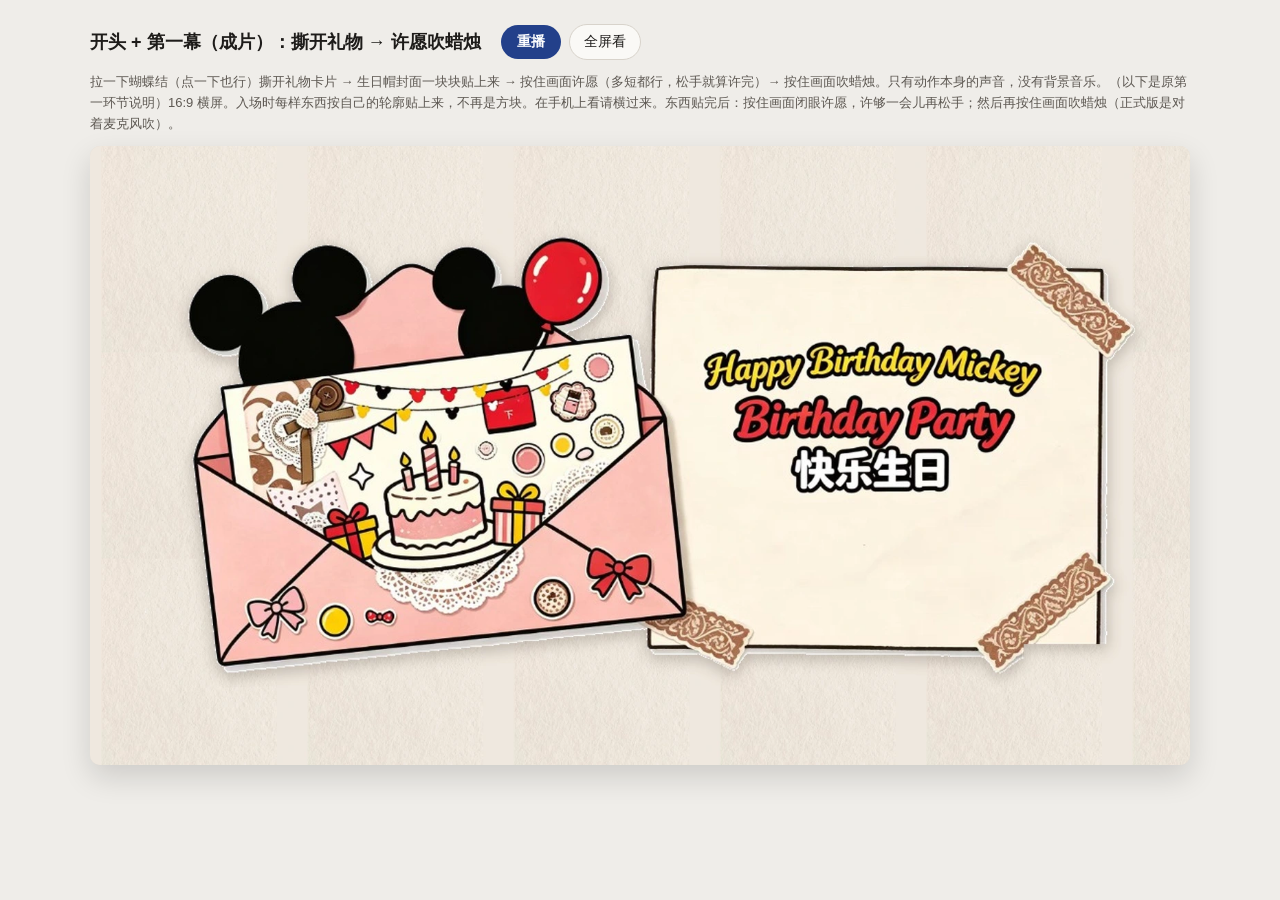
<file: s_open.html>
<!doctype html><html><head><meta charset="utf-8"><link rel="stylesheet" href="fonts/zk.css" media="print" onload="this.media='all'"><meta name="viewport" content="width=device-width,initial-scale=1">
<!--CFG--><style>html,body{touch-action:none;overscroll-behavior:none}</style><script>(function(){var A=window.AudioContext||window.webkitAudioContext;if(!A)return;var L=[];function W(o){try{var P=window.parent;if(P!==window&&P.__AC0){L.push(P.__AC0);return P.__AC0}}catch(e){}var c=o?new A(o):new A();L.push(c);return c}W.prototype=A.prototype;window.AudioContext=window.webkitAudioContext=W;function r(){L.forEach(function(c){if(c.state==="suspended")c.resume().catch(function(){})})}["pointerdown","touchstart","touchend","mousedown","keydown","click"].forEach(function(e){window.addEventListener(e,r,true)});setInterval(r,500);})();</script><script>window.CFG=window.CFG||{};(function(){try{var P=AudioNode.prototype,oc=P.connect,M=new WeakMap();P.connect=function(d){if(d&&typeof AudioDestinationNode!=='undefined'&&d instanceof AudioDestinationNode){var c=d.context,m=M.get(c);if(!m){m=c.createGain();m.gain.value=3.5;var k=c.createDynamicsCompressor();k.threshold.value=-16;k.knee.value=6;k.ratio.value=14;k.attack.value=.002;k.release.value=.15;var ws=c.createWaveShaper(),cv=new Float32Array(1024);for(var i=0;i<1024;i++){var x=i/511.5-1;cv[i]=Math.tanh(1.3*x)/Math.tanh(1.3);}ws.curve=cv;oc.call(m,k);oc.call(k,ws);oc.call(ws,d);M.set(c,m);}if(this!==m){var a=[].slice.call(arguments);a[0]=m;return oc.apply(this,a);}}return oc.apply(this,arguments);};}catch(e){}})();window.__shown=!(window.parent!==window&&(/[?&]pre=1/.test(location.search)||(window.CFG&&CFG._pre)));window.__sq=[];(function(){var R=0.8,st=window.setTimeout;window.setTimeout=function(f,d){var a=[].slice.call(arguments);a[1]=(+d||0)*R;return st.apply(window,a);};var an=Element.prototype.animate;Element.prototype.animate=function(){var x=an.apply(this,arguments);try{x.playbackRate=1/R;}catch(e){}return x;};})();window.progVis=function(v){try{if(window.parent!==window)parent.postMessage({prog:v},'*')}catch(e){}};window.wsp=function(t,ms){if(!/敲可爱/.test(t))return;if(window.parent===window)return;window.onShow(function(){try{parent.postMessage({wsp:t,ms:ms||0},'*')}catch(e){}});};window.onShow=function(f){if(window.__shown)setTimeout(f,0);else window.__sq.push(f);};addEventListener('message',function(e){if(e.data&&e.data.show&&!window.__shown){window.__shown=true;window.__sq.splice(0).forEach(function(f){try{f()}catch(x){}});}});if(window.parent!==window){document.documentElement.classList.add('embed');window.segDone=function(){if(window.__sd)return;window.__sd=1;try{parent.postMessage({segdone:1},'*')}catch(e){}};try{Object.defineProperty(window,'innerHeight',{configurable:true,get:function(){return document.documentElement.clientHeight+600;}});}catch(e){}}</script>
<style>.embed body{padding:0!important;margin:0!important;background:#000!important;overflow:hidden}.embed .bar,.embed h1,.embed h2,.embed .tip,.embed #tabs,.embed [role=group],.embed .prog2,.embed .titles,.embed .covers{display:none!important}.embed .wrap{max-width:none!important;gap:0!important;margin:0!important;padding:0!important}.embed .stage{border-radius:0!important;box-shadow:none!important;max-height:none!important}.embed *{cursor:url(f15/hand2.webp) 23 1,pointer!important}</style></head><body>
<title>融合版生日封面</title>
<meta name="claude:viewport-fit-sides" content="cover">
<link rel="stylesheet" href="fonts/lc.css" media="print" onload="this.media='all'">
<style>
/* 布局：上面一排切封面和重播，下面一块 16:9 横屏舞台，像电脑全屏录屏。舞台里是固定的纸面世界，页面外框跟随明暗 */
:root{
  --bg:#efede9; --fg:#1e1c1a; --soft:#5d5852; --line:#d8d3cb; --card:#faf9f6;
  --accent:#23408a; --accent-ink:#ffffff;
  --ui:-apple-system,BlinkMacSystemFont,"PingFang SC","Hiragino Sans GB","Noto Sans SC","Microsoft YaHei",sans-serif;
  --hand:"Long Cang","Kaiti SC","STKaiti","KaiTi",cursive;
}
@media (prefers-color-scheme: dark){
  :root:not([data-theme="light"]){ --bg:#151413; --fg:#ece8e2; --soft:#a9a29a; --line:#34312d; --card:#1f1d1b; --accent:#8fa8ec; --accent-ink:#10172e; color-scheme:dark; }
}
:root[data-theme="dark"]{ --bg:#151413; --fg:#ece8e2; --soft:#a9a29a; --line:#34312d; --card:#1f1d1b; --accent:#8fa8ec; --accent-ink:#10172e; color-scheme:dark; }

*,*::before,*::after{box-sizing:border-box}
body{background:var(--bg);color:var(--fg);font-family:var(--ui);padding-left:max(16px,env(safe-area-inset-left,0px));padding-right:max(16px,env(safe-area-inset-right,0px));padding-block:16px 32px}
button{font-family:inherit}
button:focus-visible{outline:3px solid var(--accent);outline-offset:3px}
.wrap{max-width:1100px;margin:0 auto;display:flex;flex-direction:column;gap:12px}
.bar{display:flex;flex-wrap:wrap;gap:8px;align-items:center}
.bar h1{margin:0 12px 0 0;font-size:18px}
.pill{border:1px solid var(--line);background:var(--card);color:var(--fg);border-radius:999px;padding:8px 14px;font-size:14px;cursor:pointer}
.pill[aria-pressed="true"]{background:var(--fg);color:var(--bg);border-color:var(--fg)}
.btn{border:0;border-radius:999px;padding:8px 16px;font-size:14px;font-weight:600;cursor:pointer;background:var(--accent);color:var(--accent-ink)}
.tip{margin:0;font-size:13px;color:var(--soft);line-height:1.6}

/* ---------- 横屏舞台 ---------- */
.stage{position:relative;width:100%;aspect-ratio:16/9;max-height:calc(100svh - 120px);margin:0 auto;overflow:hidden;isolation:isolate;border-radius:10px;background-color:#ece6dc;background-repeat:repeat;-webkit-user-select:none;user-select:none;-webkit-touch-callout:none;touch-action:none;color:#2a2622;box-shadow:0 12px 30px rgba(0,0,0,.14)}
.stage:fullscreen{border-radius:0;max-height:none;aspect-ratio:auto;width:100vw;height:100vh}
.art{position:absolute;top:0;height:100%;aspect-ratio:675/1200;-webkit-mask-image:linear-gradient(to right,transparent 0,#000 3%,#000 97%,transparent 100%);mask-image:linear-gradient(to right,transparent 0,#000 3%,#000 97%,transparent 100%)}
.art > img{position:absolute;inset:0;width:100%;height:100%;display:block}
.full,.base{opacity:0}
.full{position:absolute;z-index:8}
.flames{z-index:9}
.full.on{opacity:1;transition:opacity .35s}
.base.on{opacity:1}
.pc{position:absolute;overflow:hidden;opacity:0;will-change:transform}
.pc img,.fl img{position:absolute;display:block;max-width:none}
.pc.gone{display:none}
.pc.lay{overflow:visible;filter:drop-shadow(0 3px 4px rgba(40,30,20,.12))}


.pc.in.slap{animation:slap .5s cubic-bezier(.2,.9,.25,1.25) forwards}
@keyframes slap{0%{opacity:0;transform:rotate(-12deg) scale(1.6)}65%{opacity:1;transform:rotate(1deg) scale(.95)}100%{opacity:1;transform:none}}
.pc.in.drop{animation:drop .6s cubic-bezier(.2,.9,.3,1.25) forwards}
@keyframes drop{0%{opacity:0;transform:translateY(-110%)}100%{opacity:1;transform:none}}
.pc.in.up{animation:upin .6s cubic-bezier(.2,.9,.3,1.15) forwards}
@keyframes upin{0%{opacity:0;transform:translateY(45%)}100%{opacity:1;transform:none}}
.pc.in.pop{animation:pop .45s cubic-bezier(.2,.9,.3,1.5) forwards}
@keyframes pop{0%{opacity:0;transform:scale(.2)}100%{opacity:1;transform:none}}
.pc.in.wipe{animation:wipe .9s steps(18,end) forwards}
@keyframes wipe{0%{opacity:1;clip-path:inset(0 100% 0 0)}100%{opacity:1;clip-path:inset(0 0 0 0)}}

.flames{position:absolute;inset:0;opacity:0;pointer-events:none}
.flames.on{opacity:1}
.fl{position:absolute;overflow:hidden;transform-origin:50% 100%;-webkit-mask-image:radial-gradient(ellipse 60% 62% at 50% 55%,#000 58%,transparent 100%);mask-image:radial-gradient(ellipse 60% 62% at 50% 55%,#000 58%,transparent 100%);transition:transform .1s linear,opacity .35s}
.fl i{position:absolute;inset:0;animation:flick 1.3s ease-in-out infinite;transform-origin:50% 100%}
.fl:nth-child(2n) i{animation-duration:1.55s}
.fl:nth-child(3n) i{animation-duration:1.1s}
@keyframes flick{0%,100%{transform:rotate(-2.5deg) scaleY(1)}50%{transform:rotate(2.5deg) scaleY(1.07)}}
.fl.out{opacity:0;transform:scale(.25) translateY(10%) !important}
.gw{position:absolute;border-radius:50%;background:radial-gradient(circle,rgba(255,196,110,.55),rgba(255,160,70,.18) 45%,transparent 70%);mix-blend-mode:screen;pointer-events:none;animation:glow 1.4s ease-in-out infinite;transition:opacity .4s}
@keyframes glow{50%{opacity:.65}}
.gw.out{opacity:0;animation:none}
.sm{position:absolute;pointer-events:none;opacity:0;overflow:visible}
.sm path{fill:none;stroke:#8a837a;stroke-width:1.4;stroke-linecap:round}
.sm.go{animation:smoke 2s ease-out forwards}
@keyframes smoke{0%{opacity:.85;transform:translateY(0) scale(.7)}100%{opacity:0;transform:translateY(-120%) scale(1.5)}}

.say{position:absolute;top:0;bottom:0;display:flex;flex-direction:column;justify-content:center;gap:.4em;z-index:30;pointer-events:none}
.say p{margin:0;font-family:var(--hand);font-size:var(--fs);line-height:1.25;color:#2a2622;transform:rotate(-2deg)}
.say small{display:block;font-family:var(--hand);font-size:calc(var(--fs) * .62);line-height:1.35;color:#6a6159;transform:rotate(-2deg)}
.reveal{animation:write 1s steps(16,end) both}
@keyframes write{from{clip-path:inset(0 100% 0 0)}to{clip-path:inset(0 0 0 0)}}
.fadein{animation:fadeup .5s ease both}
@keyframes fadeup{from{opacity:0;transform:translateY(8px)}}

.lid{position:absolute;left:-6%;right:-6%;height:53%;z-index:60;background:#140b07;pointer-events:none;will-change:transform}
.lid.t{top:0;border-radius:0 0 50% 50%/0 0 34% 34%;transform:translateY(calc(-100% * (1 - var(--p,0))))}
.lid.b{bottom:0;border-radius:50% 50% 0 0/34% 34% 0 0;transform:translateY(calc(100% * (1 - var(--p,0))))}
.closed{position:absolute;inset:0;z-index:61;display:grid;place-items:center;pointer-events:none;opacity:0;transition:opacity .4s}
.closed.on{opacity:1}
.closed .glow{position:absolute;inset:0;background:radial-gradient(circle at 40% 62%,rgba(255,130,60,.3),rgba(120,40,20,.14) 36%,transparent 64%);animation:glow 1.6s ease-in-out infinite}
.closed p{position:relative;margin:0;font-family:var(--hand);font-size:var(--fs);color:#f4d9bf}

.cf{position:absolute;top:-4%;z-index:50;pointer-events:none;animation:fall var(--t,2.6s) cubic-bezier(.2,.6,.4,1) forwards}
@keyframes fall{to{transform:translate(var(--dx,0px),var(--dy,600px)) rotate(var(--rot,540deg))}}

@media (prefers-reduced-motion: reduce){
  *,*::before,*::after{animation-duration:.01ms !important;animation-iteration-count:1 !important;transition-duration:.01ms !important}
}
.stage{cursor:url(f15/hand2.webp) 23 1,pointer}
.gate{position:absolute;inset:0;z-index:70}
.lay2{position:absolute;inset:0}
.half2{position:absolute;inset:0;will-change:transform}
.pkg2{position:absolute;top:0;height:100%;-webkit-mask-image:linear-gradient(90deg,transparent,#000 6%,#000 94%,transparent);mask-image:linear-gradient(90deg,transparent,#000 6%,#000 94%,transparent)}
.pkg2 > img{position:absolute;left:0;top:0;width:100%;height:100%;display:block}
.cardin2{position:absolute;inset:0}
.ov{position:absolute;transform-origin:0 0;white-space:nowrap;line-height:1;color:#151515}
.tw{font-family:"Courier New",Courier,ui-monospace,monospace;font-weight:600}
.brand b{color:#e3241b;font-weight:800;letter-spacing:-.02em}
.brand sup{color:#e3241b;font-weight:700;font-size:.55em;vertical-align:.7em;margin:0 .05em}
.brand span{font-weight:700}
.brand small{display:block;font-size:.32em;font-weight:500;margin-top:.35em;letter-spacing:.01em}
.big{font-family:-apple-system,"Helvetica Neue",Arial,sans-serif;font-weight:800;letter-spacing:.01em}
.hand{font-family:var(--hand)}
.cap2{position:absolute;z-index:90;right:3%;bottom:5%;margin:0;max-width:46%;padding:.4em .85em;border-radius:.45em;background:rgba(255,252,246,.42);-webkit-backdrop-filter:blur(6px);backdrop-filter:blur(6px);color:#5b4636;font-family:"ZCOOL KuaiLe",var(--ui);font-weight:400;letter-spacing:.04em;line-height:1.4;pointer-events:none;opacity:0;box-shadow:0 2px 10px rgba(60,40,20,.08)}
.prog2{position:absolute;z-index:85;right:3%;top:4%;display:flex;align-items:center;gap:.6em;padding:.45em .8em;border-radius:999px;background:rgba(255,250,242,.92);box-shadow:0 4px 12px rgba(0,0,0,.15);color:#2a211b;font-weight:700;pointer-events:none;font-family:var(--ui)}
.prog2 .dots{display:flex;gap:.28em}
.prog2 .dots i{display:block;width:.5em;height:.5em;border-radius:50%;background:#d8cfc3}
.prog2 .dots i.done{background:#e3241b}
.prog2 .dots i.cur{background:#fff;box-shadow:0 0 0 2px #e3241b}
.prog2 em{font-style:normal;font-variant-numeric:tabular-nums}
</style>
<style>.fl{-webkit-mask-image:none!important;mask-image:none!important;overflow:visible!important;filter:drop-shadow(0 0 2px #ffbe5c) drop-shadow(0 0 7px rgba(255,150,40,.8))}.fl i svg{display:block;width:100%;height:100%}.fl i{animation:flk .14s ease-in-out infinite alternate!important;transform-origin:50% 90%}.fl:nth-child(3n) i{animation-duration:.11s!important}.fl:nth-child(4n) i{animation-duration:.17s!important}@keyframes flk{0%{transform:scale(1,1) skewX(0)}35%{transform:scale(.93,1.07) skewX(3deg)}70%{transform:scale(1.05,.95) skewX(-2deg)}100%{transform:scale(.96,1.09) skewX(1deg)}}</style>
<svg width="0" height="0" style="position:absolute" aria-hidden="true"><defs><radialGradient id="fg" cx=".5" cy=".74" r=".64"><stop offset="0" stop-color="#fff"/><stop offset=".22" stop-color="#fff6cf"/><stop offset=".5" stop-color="#ffc44d"/><stop offset=".8" stop-color="#ff7a1a" stop-opacity=".85"/><stop offset="1" stop-color="#ff5a00" stop-opacity="0"/></radialGradient><symbol id="flame" viewBox="0 0 20 36"><path d="M10 0C13 9 19 15 19 24A9 9 0 0 1 1 24C1 15 7 9 10 0Z" fill="url(#fg)"/><ellipse cx="10" cy="30" rx="3" ry="4.5" fill="#6aa8ff" opacity=".4"/></symbol></defs></svg>
<div class="wrap">
  <div class="bar" role="group" aria-label="播放控制">
    <h1>开头 + 第一幕（成片）：撕开礼物 → 许愿吹蜡烛</h1>
    <button class="btn" type="button" id="replay">重播</button>
    <button class="pill" type="button" id="fs">全屏看</button>
  </div>
  <p class="tip">拉一下蝴蝶结（点一下也行）撕开礼物卡片 → 生日帽封面一块块贴上来 → 按住画面许愿（多短都行，松手就算许完）→ 按住画面吹蜡烛。只有动作本身的声音，没有背景音乐。（以下是原第一环节说明）16:9 横屏。入场时每样东西按自己的轮廓贴上来，不再是方块。在手机上看请横过来。东西贴完后：按住画面闭眼许愿，许够一会儿再松手；然后再按住画面吹蜡烛（正式版是对着麦克风吹）。</p>
  <div class="stage" id="stage" tabindex="0" aria-label="生日封面舞台"></div>
</div>

<script>
(function(){
"use strict";
/* 每张封面：原图上的拼贴块（贴上来的顺序）、蜡烛火苗的位置。坐标都是原图像素（675×1200） */
var COVERS = [ { src:"", off:"", paper:"fused/paper.webp", tile:[300,300], layers:[], flames:[] } ];
  /* ===== 通用封面：用户照片 → 拍立得相纸 / 拍立得相机；数字按年龄拼 ===== */
  var CC = (window.CFG && CFG.cover) || {}, PHOTO = CC.photo || "d/cover_def.webp", FR = CC.frame || "party", AGE = String(CC.age || 21);
  var DGA = {"0":.8188, "1":.6563, "2":.7806, "3":.689, "4":1.0068, "5":.8522, "6":.7175, "7":.8179, "8":.7342, "9":.7868};
  var CK = {w:637, h:691, wk:[[.3477,.0883],[.387,.1172],[.4529,.0883],[.5055,.0912],[.5447,.0868],[.617,.1071]]};
  var CAMI = {w:406, h:276, scr:[30, 88, 196, 147]}, CAKE = [127, 744, 420, 420 * 691 / 637];
  function loadImg(u){ return new Promise(function(res, rej){ var im = new Image(); im.onload = function(){ res(im); }; im.onerror = rej; im.src = u; }); }
  function blobURL(cv){ return new Promise(function(res){ cv.toBlob(function(b){ res(URL.createObjectURL(b)); }, "image/png"); }); }
  function canvas(w, h){ var cv = document.createElement("canvas"); cv.width = Math.round(w); cv.height = Math.round(h); return cv; }
  function coverFit(g, im, x, y, w, h){ var r = Math.max(w / im.naturalWidth, h / im.naturalHeight), dw = im.naturalWidth * r, dh = im.naturalHeight * r;
    g.save(); g.beginPath(); g.rect(x, y, w, h); g.clip(); g.drawImage(im, x + (w - dw) / 2, y + (h - dh) * .3, dw, dh); g.restore(); }
  async function makeFrame(ph){
    var S2 = 2, ar = Math.max(.75, Math.min(1.34, ph.naturalWidth / ph.naturalHeight));
    if (FR === "cam") {
      var cam = await loadImg("cam/camera.webp"), w = 410, h = w * CAMI.h / CAMI.w, cv = canvas(w * S2, h * S2), g = cv.getContext("2d"), k = w * S2 / CAMI.w, sc = CAMI.scr;
      coverFit(g, ph, sc[0] * k, sc[1] * k, sc[2] * k, sc[3] * k); g.drawImage(cam, 0, 0, w * S2, h * S2);
      return {url: await blobURL(cv), b:[337 - w / 2, 560, w, h]};
    }
    var pw, phh; if (280 / 300 > ar) { phh = 300; pw = 300 * ar; } else { pw = 280; phh = 280 / ar; }
    var cw = pw + 28, ch = phh + 66, m = 36, W = cw + 2 * m, H = ch + 2 * m, cv2 = canvas(W * S2, H * S2), g2 = cv2.getContext("2d");
    g2.scale(S2, S2); g2.translate(W / 2, H / 2); g2.rotate(-4 * Math.PI / 180); g2.translate(-cw / 2, -ch / 2);
    g2.shadowColor = "rgba(60,40,20,.30)"; g2.shadowBlur = 16; g2.shadowOffsetY = 8; g2.fillStyle = "#fffdf7"; g2.fillRect(0, 0, cw, ch);
    g2.shadowColor = "transparent"; coverFit(g2, ph, 14, 14, pw, phh);
    g2.strokeStyle = "rgba(0,0,0,.08)"; g2.lineWidth = 1; g2.strokeRect(14.5, 14.5, pw - 1, phh - 1);
    return {url: await blobURL(cv2), b:[337 - W / 2, 490 - m, W, H]};
  }
  function digitLayers(){
    var d = AGE.replace(/\D/g, "").slice(0, 3).split(""); if (!d.length) d = ["2", "1"];
    var n = d.length, cxs = n === 1 ? [175] : n === 2 ? [170, 512] : [118, 337, 556];
    return d.map(function(ch, i){ var h = n === 3 ? 330 : (i ? 440 : 420), w = h * DGA[ch], x = Math.max(6, Math.min(669 - w, cxs[i] - w / 2));
      return {n:"num" + i, src:"n/P" + ch + ".webp", b:[x, n === 3 ? 420 : (i ? 374 : 392), w, h], a:"slap", z:2}; });
  }
  /* ===== 相机封面的几种风格：贴纸都从参考图里抠出来，数字是银色铝膜气球 ===== */
  var DGS = {"0":.7688, "1":.5417, "2":.788, "3":.7688, "4":.7628, "5":.694, "6":.7215, "7":.7613, "8":.7352, "9":.7238};
  var CAM2 = {w:624, h:410, scr:[35, 126, 312, 236]};
  var STYS = {"party":{"dg":"top","hat":0,"L":[["k/flags.webp",120,-26,724,0,2],["k/starGoldBig.webp",24,92,80,-10,2],["k/crown.webp",806,126,126,10,3],["k/starDenim.webp",44,276,92,-12,3],["k/starNavy.webp",880,352,54,8,3],["DIG",0,0,0,0,3],["CAM",150,468,660,-3,5],["k/hatY.webp",106,378,116,-20,6],["k/fav.webp",754,386,196,7,6],["k/starBlue.webp",52,660,64,10,4],["k/starGold.webp",886,668,50,0,4],["k/starRed.webp",752,792,100,-8,6],["CAKE",294,800,372,0,7],["d/hatB.webp",26,930,128,-22,6],["d/hatA.webp",142,968,104,14,6],["k/starFelt.webp",70,1086,86,-6,7],["k/starDoodle.webp",22,1150,46,0,7],["k/cupcake.webp",700,988,84,4,8],["k/heart.webp",804,1060,100,8,6],["k/starGoldBig.webp",858,926,58,12,5]],"w":960,"dh":290},"silver":{"dg":"top","hat":0,"L":[["k/hbs.webp",96,52,484,0,2],["k/star4.webp",26,40,66,-8,3],["k/disco.webp",552,14,112,6,3],["k/bear.webp",548,196,124,4,6],["DIG",0,0,0,0,4],["CAM",68,478,540,-3,5],["k/cstar.webp",22,420,128,-14,6],["k/bow.webp",22,728,170,-6,6],["k/cstar2.webp",532,738,108,10,6],["CAKE",158,806,360,0,7],["k/heart.webp",560,1066,98,8,6],["k/star4.webp",40,1010,52,12,6]]},"flags":{"dg":"top","hat":1,"L":[["k/flags.webp",18,-6,640,0,2],["k/starF1.webp",28,318,72,-10,2],["k/starF2.webp",570,322,80,12,2],["DIG",0,0,0,0,3],["CAM",76,522,526,-6,5],["k/cstar.webp",50,478,110,-8,6],["k/star4.webp",62,800,70,-18,6],["k/cstar2.webp",522,792,104,12,6],["CAKE",168,828,340,0,7],["k/starF1.webp",18,940,70,8,4],["k/starF2.webp",586,986,70,-6,4],["k/starF1.webp",70,1140,40,0,4]]},"disco":{"dg":"cake","hat":0,"L":[["k/disco.webp",-46,-34,214,-8,2],["k/discoR.webp",522,4,168,6,2],["k/hbk.webp",132,98,420,-2,3],["k/heartK.webp",584,246,74,12,3],["k/star4.webp",132,262,62,-6,3],["k/starRed.webp",216,26,60,10,3],["CAM",56,388,566,0,5],["k/cstar.webp",470,330,96,14,6],["k/cstar2.webp",20,690,92,-14,6],["DIG",0,0,0,0,6],["CAKE",160,812,356,0,7],["k/star4.webp",318,770,46,8,8],["k/cheart.webp",556,1110,84,-8,8]]},"zine":{"dg":"cake","hat":0,"L":[["fused/bunting.webp",0,0,675,0,2],["fused/happy.webp",160,168,317,-2,3],["fused/birthday.webp",178,232,317,1,3],["k/crown.webp",512,150,128,10,3],["k/starDenim.webp",26,170,86,-12,3],["k/starGold.webp",112,270,50,0,3],["CAM",70,388,540,4,5],["k/hatY.webp",70,300,96,-18,6],["k/fav.webp",470,316,170,6,6],["k/starRed.webp",540,700,84,-8,6],["k/starBlue.webp",30,742,64,10,6],["DIG",0,0,0,0,6],["CAKE",160,812,356,0,7],["k/cupcake.webp",586,1036,64,4,8],["k/starDoodle.webp",40,1110,66,0,8]]}};
  if (FR === "cam") FR = "silver";
  if (STYS[FR] && STYS[FR].w) window.__IW = STYS[FR].w;   /* 新版画布更宽，把左边空着的地方也用上 */
  function camFrame(ph, w){ var S2 = 2, h = w * CAM2.h / CAM2.w, cv = canvas(w * S2, h * S2), g = cv.getContext("2d"), k = w * S2 / CAM2.w, sc = CAM2.scr;
    return loadImg("k/cam.webp").then(function(cam){ coverFit(g, ph, sc[0] * k, sc[1] * k, sc[2] * k, sc[3] * k); g.drawImage(cam, 0, 0, w * S2, h * S2); return blobURL(cv); }).then(function(u){ return {url:u, h:h}; }); }
  function balloonDigits(v, cam, z){
    var d = AGE.replace(/\D/g, "").slice(0, 3).split(""); if (!d.length) d = ["2", "1"]; var n = d.length, out = [], i, h, w;
    if (v.dg === "top") { h = (v.dh || 270) * (n < 3 ? 1 : .74) * (v.hat ? .93 : 1); var y = cam[2] - h * .7, gap = -14, ws = d.map(function(c){ return h * DGS[c]; }), tot = ws.reduce(function(a, b){ return a + b; }, 0) + gap * (n - 1), x = cam[1] + cam[3] / 2 - tot / 2, rots = n > 1 ? [-7, 6, -4] : [-4];
      for (i = 0; i < n; i++) { out.push({n:"num" + i, src:"n/S" + d[i] + ".webp", b:[x, y + (i % 2) * 10, ws[i], h], r:rots[i], a:"slap", z:z}); x += ws[i] + gap; }
      if (v.hat) { var f = out[0].b; out.push({n:"hat", src:"d/hatA.webp", b:[f[0] + f[2] * .3, f[1] - 112, 90, 90 * 294 / 212], r:-14, a:"pop", z:z + 1}); }
    } else { h = n < 3 ? 300 : 215; var cx = n === 1 ? [520] : n === 2 ? [118, 560] : [85, 195, 590], rr = n === 3 ? [-9, -4, 8] : [-9, 8];
      for (i = 0; i < n; i++) { w = h * DGS[d[i]]; out.push({n:"num" + i, src:"n/S" + d[i] + ".webp", b:[cx[i] - w / 2, 1180 - h, w, h], r:rr[i], a:"slap", z:z}); } }
    return out;
  }
  async function prepareV(c, v, ph){
    var cam = null, ls = [], i, t; v.L.forEach(function(t){ if (t[0] === "CAM") cam = t; });
    for (i = 0; i < v.L.length; i++) { t = v.L[i]; var z = Math.round(t[5] * 2);
      if (t[0] === "DIG") { ls = ls.concat(balloonDigits(v, cam, z)); continue; }
      if (t[0] === "CAM") { var fr = await camFrame(ph, t[3]); ls.push({n:"frame", src:fr.url, b:[t[1], t[2], t[3], fr.h], r:t[4], a:"slap", z:z}); continue; }
      if (t[0] === "CAKE") { ls.push({n:"cake", src:"n/cake.webp", b:[t[1], t[2], t[3], t[3] * CK.h / CK.w], r:0, a:"up", z:z}); continue; }
      var im = await loadImg(t[0]); ls.push({n:"s" + i, src:t[0], b:[t[1], t[2], t[3], t[3] * im.naturalHeight / im.naturalWidth], r:t[4], a:/bunting|flags/.test(t[0]) ? "drop" : /hb|happy|birthday/.test(t[0]) ? "slap" : "pop", z:z}); }
    c.layers = ls; var ck = ls.filter(function(p){ return p.n === "cake"; })[0].b;
    c.flames = CK.wk.map(function(k){ var x = ck[0] + k[0] * ck[2], y = ck[1] + k[1] * ck[3]; return [x - 6.5, y - 24, 13, 23, x, y]; });
    var cv = canvas(IW, IH), g = cv.getContext("2d"), so = ls.map(function(p, j){ return [p, j]; }).sort(function(a, b){ return a[0].z - b[0].z || a[1] - b[1]; });
    for (i = 0; i < so.length; i++) { var p = so[i][0], im2 = await loadImg(p.src), b = p.b; g.save(); g.translate(b[0] + b[2] / 2, b[1] + b[3] / 2); g.rotate((p.r || 0) * Math.PI / 180); g.drawImage(im2, -b[2] / 2, -b[3] / 2, b[2], b[3]); g.restore(); }
    g.fillStyle = "#2b1b12"; c.flames.forEach(function(f){ g.fillRect(f[4] - 1.2, f[5] - 6, 2.4, 6.5); });
    c.src = c.off = await blobURL(cv);
  }
  async function prepare(){
    var c = COVERS[0], ph; try { ph = await loadImg(PHOTO); } catch (e) { ph = await loadImg("d/cover_def.webp"); }
    if (STYS[FR]) return prepareV(c, STYS[FR], ph);
    var fr = await makeFrame(ph);
    c.layers = [{n:"bunting",b:[0,0,675,135],a:"drop",z:1},{n:"happy",b:[177,175,317,68],a:"slap",z:1},{n:"birthday",b:[177,237,317,73],a:"slap",z:1}]
      .concat(digitLayers(), [{n:"frame",src:fr.url,b:fr.b,a:"slap",z:3},{n:"cake",src:"n/cake.webp",b:CAKE,a:"up",z:5}]);
    c.flames = CK.wk.map(function(k){ var x = CAKE[0] + k[0] * CAKE[2], y = CAKE[1] + k[1] * CAKE[3]; return [x - 6.5, y - 24, 13, 23, x, y]; });
    var cv = canvas(IW, IH), g = cv.getContext("2d"), ls = c.layers.slice().sort(function(a, b){ return a.z - b.z; });
    for (var q = 0; q < ls.length; q++) { var p = ls[q], im = await loadImg(p.src || ("fused/" + p.n + ".webp")); g.drawImage(im, p.b[0], p.b[1], p.b[2], p.b[3]); }
    g.fillStyle = "#2b1b12"; c.flames.forEach(function(f){ g.fillRect(f[4] - 1.2, f[5] - 6, 2.4, 6.5); });
    c.src = c.off = await blobURL(cv);
  }
var IW = window.__IW || 675, IH = 1200;
var stage = document.getElementById("stage");
var cur = 0;

var reduce = window.matchMedia && matchMedia("(prefers-reduced-motion: reduce)").matches;
var run = 0, timers = [], cleanups = [];
function later(fn, ms){ var t = setTimeout(fn, reduce ? Math.min(ms, 40) : ms); timers.push(t); return t; }
function sleep(ms){ return new Promise(function(r){ later(r, ms); }); }
function h(html){ var t = document.createElement("template"); t.innerHTML = html.trim(); return t.content.firstElementChild; }
function $(s){ return stage.querySelector(s); }
function pct(a, b){ return (a / b * 100) + "%"; }

/* 从原图里裁一块：外框放在原图位置，里面放整张原图并偏移 */
function crop(src, x, y, w, hh, cls){
  var d = document.createElement("div");
  d.className = cls;
  d.style.left = pct(x, IW); d.style.top = pct(y, IH); d.style.width = pct(w, IW); d.style.height = pct(hh, IH);
  var img = document.createElement("img");
  img.src = src; img.alt = ""; img.draggable = false;
  img.style.width = pct(IW, w); img.style.left = pct(-x, w); img.style.top = pct(-y, hh);
  return { box: d, img: img };
}

var layout = { W:0, H:0, artW:0, left:0 };
function measure(){
  var W = stage.clientWidth, H = stage.clientHeight;
  var artW = H * IW / IH;
  var left = Math.max(W * .03, W * (IW > 700 ? .28 : .36) - artW / 2);
  layout = { W:W, H:H, artW:artW, left:left };
  var art = $(".art"); if (art) art.style.left = left + "px";
  var say = $(".say");
  if (say) { say.style.left = (left + artW + W * .05) + "px"; say.style.right = (W * .05) + "px"; }
  stage.style.setProperty("--fs", Math.max(16, H * .062) + "px");
  var c = COVERS[cur], sc = H / IH;
  stage.style.backgroundSize = (c.tile[0] * sc) + "px " + (c.tile[1] * sc) + "px";
}
window.addEventListener("resize", function(){ clearTimeout(window.__rz); window.__rz = setTimeout(measure, 120); });
document.addEventListener("fullscreenchange", function(){ setTimeout(measure, 60); });

function build(){
  var c = COVERS[cur], keepGate = stage.querySelector(".gate");
  stage.style.backgroundImage = "url('" + c.paper + "')";
  stage.innerHTML = ""; if (keepGate) setTimeout(function(){ stage.appendChild(keepGate); }, 0);
  var art = h('<div class="art"></div>'); art.style.aspectRatio = IW + "/" + IH;
  var base = h('<img class="base" alt="" src="' + c.off + '">');
  art.appendChild(base);
  c.layers.forEach(function(p){
    var img = document.createElement("img");
    img.className = "pc lay " + p.a; img.alt = ""; img.draggable = false; img.src = p.src || ("fused/" + p.n + ".webp"); img.dataset.n = p.n;
    img.style.left = pct(p.b[0], IW); img.style.top = pct(p.b[1], IH); img.style.width = pct(p.b[2], IW); img.style.height = pct(p.b[3], IH); img.style.zIndex = p.z; if (p.r) img.style.rotate = p.r + "deg";
    art.appendChild(img);
  });
  var full = h('<img class="full" alt="生日封面" src="' + c.src + '">');
  art.appendChild(full);
  var fls = h('<div class="flames"></div>');
  c.flames.forEach(function(f){
    var x = f[0] - 3, y = f[1] - 3, w = f[2] + 6, hh = f[3] + 3;
    var fb = h('<div class="fl"><i><svg viewBox="0 0 20 36" preserveAspectRatio="none"><use href="#flame"/></svg></i></div>'); fb.style.left = pct(f[0], IW); fb.style.top = pct(f[1], IH); fb.style.width = pct(f[2], IW); fb.style.height = pct(f[3], IH); fls.appendChild(fb);
    var g = document.createElement("div"); g.className = "gw";
    var gs = f[3] * 2.4;
    g.style.left = pct(f[0] + f[2] / 2 - gs / 2, IW); g.style.top = pct(f[1] + f[3] * .45 - gs / 2, IH);
    g.style.width = pct(gs, IW); g.style.height = pct(gs, IH);
    fls.appendChild(g);
    var sm = h('<svg class="sm" viewBox="0 0 24 60" aria-hidden="true"><path d="M12 58 C4 48 20 40 12 30 S4 14 12 4"/></svg>');
    sm.style.left = pct(f[0] + f[2] / 2 - 10, IW); sm.style.top = pct(f[1] - 40, IH);
    sm.style.width = pct(20, IW); sm.style.height = pct(50, IH);
    fls.appendChild(sm);
  });
  art.appendChild(fls);
  stage.appendChild(art);
  stage.appendChild(h('<div class="say" id="say" aria-live="polite"></div>'));
  measure();
}
function say(html, cls){
  var s = $("#say"); if (!s) return;
  s.innerHTML = html;
  Array.prototype.forEach.call(s.children, function(el){ el.classList.add(cls || "reveal"); });
}
function confetti(n){
  var cols = ["#24408f","#d9a7a0","#e2b04a","#2f5d50","#b55a3c","#f6f1e6","#ef7fa6","#4a9be8"];
  var W = layout.W, H = layout.H;
  for (var i = 0; i < n; i++) {
    var c = document.createElement("span"); c.className = "cf";
    var sz = (6 + Math.random() * 8) * Math.max(.7, H / 540);
    c.style.width = sz + "px"; c.style.height = (sz * (.6 + Math.random())) + "px";
    c.style.left = (Math.random() * W) + "px"; c.style.background = cols[i % cols.length];
    if (i % 3 === 0) c.style.clipPath = "polygon(50% 0,100% 100%,0 90%)";
    c.style.setProperty("--dx", ((Math.random() - .5) * 200) + "px");
    c.style.setProperty("--dy", (H * 1.15) + "px");
    c.style.setProperty("--rot", (300 + Math.random() * 900) + "deg");
    c.style.setProperty("--t", (2 + Math.random() * 1.5) + "s");
    c.style.animationDelay = (Math.random() * .35) + "s";
    stage.appendChild(c);
  }
}

/* 按住整块舞台 */
function holdStage(ms, o){
  var t0 = 0, raf = 0, active = false, done = false, id = run;
  function step(t){
    if (!active || id !== run) return;
    var p = Math.min(1, (t - t0) / ms);
    if (o.progress) o.progress(p);
    if (p >= 1 && !o.keep) { active = false; done = true; detach(); o.done(); return; }
    raf = requestAnimationFrame(step);
  }
  function down(e){
    if (done || active || id !== run) return;
    if (e.cancelable) e.preventDefault();
    active = true; t0 = performance.now();
    if (e.pointerId !== undefined) { try { stage.setPointerCapture(e.pointerId); } catch (x) {} }
    raf = requestAnimationFrame(step);
  }
  function up(){
    if (!active) return;
    active = false; cancelAnimationFrame(raf);
    if (o.release) { if (o.release(performance.now() - t0)) { done = true; detach(); } }
    else if (o.progress) o.progress(0);
  }
  function key(e){ if ((e.key === " " || e.key === "Enter") && !e.repeat) { e.preventDefault(); down(e); } }
  function keyup(e){ if (e.key === " " || e.key === "Enter") up(); }
  function detach(){ stage.removeEventListener("pointerdown", down); stage.removeEventListener("pointerup", up); stage.removeEventListener("pointercancel", up); stage.removeEventListener("keydown", key); stage.removeEventListener("keyup", keyup); }
  stage.addEventListener("pointerdown", down); stage.addEventListener("pointerup", up); stage.addEventListener("pointercancel", up);
  stage.addEventListener("keydown", key); stage.addEventListener("keyup", keyup);
  cleanups.push(detach);
}

function wish(alive){ return new Promise(function(res){ capOff(); window.progVis && progVis(0); say('<p>闭上眼睛，许个愿吧</p><small>按住画面，许完再松手</small>');
    var lt = h('<div class="lid t"></div>'), lb = h('<div class="lid b"></div>');
    var cl = h('<div class="closed"><div class="glow"></div><p id="cltext">许个愿……</p></div>');
    stage.appendChild(lt); stage.appendChild(lb); stage.appendChild(cl);
    var closedAt = 0, hint = 0;
    function setP(p){ lt.style.setProperty("--p", p); lb.style.setProperty("--p", p); }
    function reopen(msg){
      var s0 = performance.now(), from = parseFloat(lt.style.getPropertyValue("--p")) || 1;
      cl.classList.remove("on");
      (function an(t){ var q = Math.min(1, (t - s0) / 450); setP(from * (1 - q)); if (q < 1) requestAnimationFrame(an); })(s0);
      if (msg) say('<p>' + msg + '</p><small>按住画面，许完再松手</small>', "fadein");
    }
    holdStage(900, {
      keep: true,
      progress: function(p){
        setP(1 - Math.pow(1 - p, 2));
        if (p >= 1 && !closedAt) {
          closedAt = performance.now(); cl.classList.add("on"); snd("chime"); capOff();
          clearTimeout(hint); hint = later(function(){ var t = document.getElementById("cltext"); if (t) t.textContent = "许好了就松手"; }, 1400);
        }
      },
      release: function(held){
        clearTimeout(hint);
        var closedFor = closedAt ? performance.now() - closedAt : 0; closedAt = 0;
        var t = document.getElementById("cltext"); if (t) t.textContent = "许个愿……";
        if (true) { window.progVis && progVis(1); reopen(""); later(function(){ lt.remove(); lb.remove(); cl.remove(); res(); }, 500); return true; }
        reopen(held < 300 ? "闭上眼睛，许个愿吧" : "再多许一会儿～");
        return false;
      }
    });
  });
}

/* ===== 开头：拆礼物卡片（C 从中间撕开）+ 声音 + 小字 + 进度条 ===== */
var AC2 = null, BUF2 = {}, SG = {tear:1.6, whoosh:1.2, drop0:1.4, drop1:1.4, drop2:1.4, chime:1.1, blow:1.6, pop:1.2, ding:1.2}, NOTES = [1, 1.125, 1.25, 1.5, 1.667, 2, 2.25, 2.5], COMP2 = null;
function ac2(){ if (!AC2) { try { AC2 = new (window.AudioContext || window.webkitAudioContext)(); Object.keys(SG).forEach(function(n){ fetch("f15/" + n + ".mp3").then(function(r){ return r.arrayBuffer(); }).then(function(b){ AC2.decodeAudioData(b, function(d){ BUF2[n] = d; }); }).catch(function(){}); }); } catch(e) {} } if (AC2 && AC2.state === "suspended") AC2.resume(); }
setTimeout(function(){ try { ac2(); } catch(e) {} }, 0); function snd(n, i){ if (!AC2 || !BUF2[n]) return; if (!COMP2) { COMP2 = AC2.createDynamicsCompressor(); COMP2.threshold.value = -8; COMP2.ratio.value = 12; COMP2.connect(AC2.destination); } var s = AC2.createBufferSource(), g = AC2.createGain(); s.buffer = BUF2[n]; s.playbackRate.value = i != null ? NOTES[i % 8] : (n.indexOf("drop") === 0 ? .92 + Math.random() * .16 : 1); g.gain.value = SG[n]; s.connect(g); g.connect(COMP2); s.start(); }
function cap(t){ var c = $(".cap2"); if (!c) { c = document.createElement("p"); c.className = "cap2"; stage.appendChild(c); } c.textContent = t; c.style.fontSize = Math.max(12, stage.clientHeight * .032) + "px"; c.animate([{opacity:0, transform:"translateY(8px)"}, {opacity:1, transform:"none"}], {duration:700, easing:"ease-out", fill:"forwards"}); }
function capOff(){ var c = $(".cap2"); if (c) c.animate([{opacity:1}, {opacity:0}], {duration:500, fill:"forwards"}); }
function prog(i, done){ var p = $(".prog2"); if (!p) { p = document.createElement("div"); p.className = "prog2"; p.innerHTML = '<span class="dots">' + new Array(13).join("<i></i>") + '</span><em></em>'; stage.appendChild(p); p.animate([{opacity:0, transform:"translateY(-30%)"}, {opacity:1, transform:"none"}], {duration:500, fill:"forwards"}); }
  p.style.fontSize = Math.max(11, stage.clientHeight * .028) + "px"; var ds = p.querySelectorAll("i"); ds.forEach(function(d, j){ d.className = j < i - 1 || (done && j === i - 1) ? "done" : j === i - 1 ? "cur" : ""; }); p.querySelector("em").textContent = i + " / 12"; }
var IW2 = 1600, IH2 = 900, ANG2 = 0;
function ov2(card, k, x, y, html, cls, fs){ var e = document.createElement("div"); e.className = "ov " + (cls || ""); e.innerHTML = html; e.style.left = x * k + "px"; e.style.top = y * k + "px"; e.style.fontSize = fs * k + "px"; if (ANG2) e.style.transform = "rotate(" + ANG2 + "deg)"; card.appendChild(e); return e; }
function makeLid(par, W, H){
  var lid = document.createElement("div"); lid.className = "lay2"; par.appendChild(lid);
  lid.style.backgroundImage = "url('fused/paper.webp')"; lid.style.backgroundSize = "300px 300px";
  var pkg = document.createElement("div"); pkg.className = "pkg2"; pkg.style.left = "0"; pkg.style.width = W + "px"; pkg.style.height = H + "px"; pkg.style.webkitMaskImage = pkg.style.maskImage = "none"; lid.appendChild(pkg);
  var cl = document.createElement("img"); cl.src = "o/closed.webp"; cl.alt = "米奇生日封面"; cl.dataset.assetId = "open_cover"; cl.style.objectFit = "cover"; pkg.appendChild(cl);
  return lid;
}
function tearGate(alive, ready){
  return new Promise(function(res){
    var W = stage.clientWidth, H = stage.clientHeight, cx = W / 2, gate = document.createElement("div"); gate.className = "gate"; stage.appendChild(gate);
    var pts = [], n = 26; for (var i = 0; i <= n; i++) pts.push([cx + (i % 2 ? 1 : -1) * W * .009 + (Math.random() - .5) * W * .006, i / n * H]); pts[0][1] = -2; pts[n][1] = H + 2;
    var zz = pts.map(function(p){ return p[0].toFixed(1) + "px " + p[1].toFixed(1) + "px"; });
    var halves = ["polygon(-2px -2px," + zz.join(",") + ",-2px " + (H + 2) + "px)", "polygon(" + (W + 2) + "px -2px," + zz.join(",") + "," + (W + 2) + "px " + (H + 2) + "px)"].map(function(cp, j){
      var h = document.createElement("div"); h.className = "half2"; h.style.visibility = "hidden"; h.style.transformOrigin = j ? "0% 100%" : "100% 100%"; gate.appendChild(h);
      var c = document.createElement("div"); c.className = "lay2"; c.style.clipPath = cp; h.appendChild(c); makeLid(c, W, H); return h; });
    var whole = document.createElement("div"); whole.className = "half2"; whole.style.zIndex = 2; gate.appendChild(whole); makeLid(whole, W, H);
    
    var d0 = null, done = false;
    function go(){ if (done || !alive()) return; done = true; off(); ac2(); capOff(); Promise.resolve(ready).then(function(){ if (!alive()) return;
      whole.animate([{transform:"none"}, {transform:"translateY(-1%)"}, {transform:"none"}], {duration:260});
      later(function(){ whole.remove(); snd("tear");
        halves.forEach(function(h, j){ var sg = j ? 1 : -1; h.style.visibility = "visible"; h.style.filter = "drop-shadow(0 0 1.6px rgba(255,250,240,.95)) drop-shadow(" + sg * 6 + "px 8px 12px rgba(0,0,0,.35))";
          h.animate([{transform:"none"}, {transform:"translateX(" + sg * 3 + "%) rotate(" + sg * 6 + "deg)", offset:.4}, {transform:"translateX(" + sg * 78 + "%) translateY(12%) rotate(" + sg * 24 + "deg)"}], {duration:1200, easing:"cubic-bezier(.4,0,.75,.55)", fill:"forwards"}); });
        later(function(){ snd("whoosh"); }, 500); later(function(){ prog(1); res(); }, 650); later(function(){ gate.remove(); }, 1500); }, 260); });
    }
    function dn(e){ ac2(); d0 = [e.clientX, e.clientY]; }
    function mv(e){ if (d0 && Math.hypot(e.clientX - d0[0], e.clientY - d0[1]) > W * .03) go(); }
    function up(){ if (d0) go(); d0 = null; }
    function off(){ stage.removeEventListener("pointerdown", dn); stage.removeEventListener("pointermove", mv); stage.removeEventListener("pointerup", up); }
    stage.addEventListener("pointerdown", dn); stage.addEventListener("pointermove", mv); stage.addEventListener("pointerup", up); cleanups.push(off);
  });
}

async function play(){
  run++; var me = run;
  timers.forEach(clearTimeout); timers = [];
  cleanups.forEach(function(f){ f(); }); cleanups = [];
  function alive(){ return me === run; }
  /* 礼物包装马上露出来；封面在后面同时准备，撕开的那一下再等它准备好（最多 6 秒） */
  if (!READY) READY = prepare();
  var built = READY.then(function(){ if (!alive()) return; build();
    var imgs = Array.prototype.slice.call(stage.querySelectorAll("img"));
    return Promise.race([Promise.all(imgs.map(function(im){ return im.decode ? im.decode().catch(function(){}) : Promise.resolve(); })), sleep(6000)]); });
  if (!stage.querySelector(".gate")) { stage.innerHTML = ""; stage.style.backgroundImage = "url('" + COVERS[cur].paper + "')"; }
  await tearGate(alive, built); if (!alive()) return;
  var pcs = Array.prototype.slice.call(stage.querySelectorAll(".pc"));
  for (var i = 0; i < pcs.length; i++) {
    pcs[i].classList.add("in"); if (/frame/.test((pcs[i].src || "") + pcs[i].innerHTML + pcs[i].className + JSON.stringify(pcs[i].dataset) + (pcs[i].style.backgroundImage || ""))) void 0; 
    await sleep(pcs[i].classList.contains("wipe") ? 650 : pcs[i].classList.contains("pop") ? 110 : 330); if (!alive()) return;
  }
  await sleep(350); if (!alive()) return;
  $(".flames").style.zIndex = "25";
  $(".flames").classList.add("on");
  var fullEl = $(".full"), baseEl = $(".base");
  if (fullEl) fullEl.remove();
  if (baseEl) baseEl.remove();
  await sleep(500); if (!alive()) return;

  await wish(alive); if (!alive()) return;

  say('<p>许好了！现在，吹蜡烛</p><small>对着屏幕吹一口气</small>', "fadein"); cap("试着按住屏幕，真的吹一口气吧，蜡烛真的会灭哦~");
  var fl = Array.prototype.slice.call(stage.querySelectorAll(".fl"));
  var gw = Array.prototype.slice.call(stage.querySelectorAll(".gw"));
  var sm = Array.prototype.slice.call(stage.querySelectorAll(".sm"));
  await new Promise(function(res){
    holdStage(1000, {
      progress: function(p){
        fl.forEach(function(f, i){ var q = Math.max(0, Math.min(1, p * 1.2 - i * .02)); f.style.transform = q ? "rotate(" + (-q * 42) + "deg) scale(" + (1 - q * .3) + "," + (1 - q * .2) + ")" : ""; });
        gw.forEach(function(g){ g.style.opacity = String(1 - p * .6); });
      },
      done: res
    });
  });
  if (!alive()) return; snd("blow");
  for (var k = 0; k < fl.length; k++) {
    fl[k].style.transform = ""; fl[k].classList.add("out"); gw[k].classList.add("out"); sm[k].classList.add("go");
    await sleep(70); if (!alive()) return;
  }
  say('', "fadein");
  await sleep(450); if (!alive()) return;
  confetti(90); snd("pop"); capOff(); later(function(){ snd("ding"); prog(1, true); }, 900); later(function(){ prog(2); }, 1700);
  await sleep(500); if (!alive()) return;
  say('<p>从今天起，</p><p>每个生日我都陪你过。</p>'); setTimeout(function(){ window.segDone&&segDone(); }, 700);
}

document.getElementById("replay").onclick = play;
document.getElementById("fs").onclick = function(){
  var p = stage.requestFullscreen ? stage.requestFullscreen() : (stage.webkitRequestFullscreen ? stage.webkitRequestFullscreen() : null);
  if (p && p.catch) p.catch(function(){});
};
stage.addEventListener("contextmenu", function(e){ e.preventDefault(); }); var READY = null; play(); })();
</script>

</body></html>
</file>
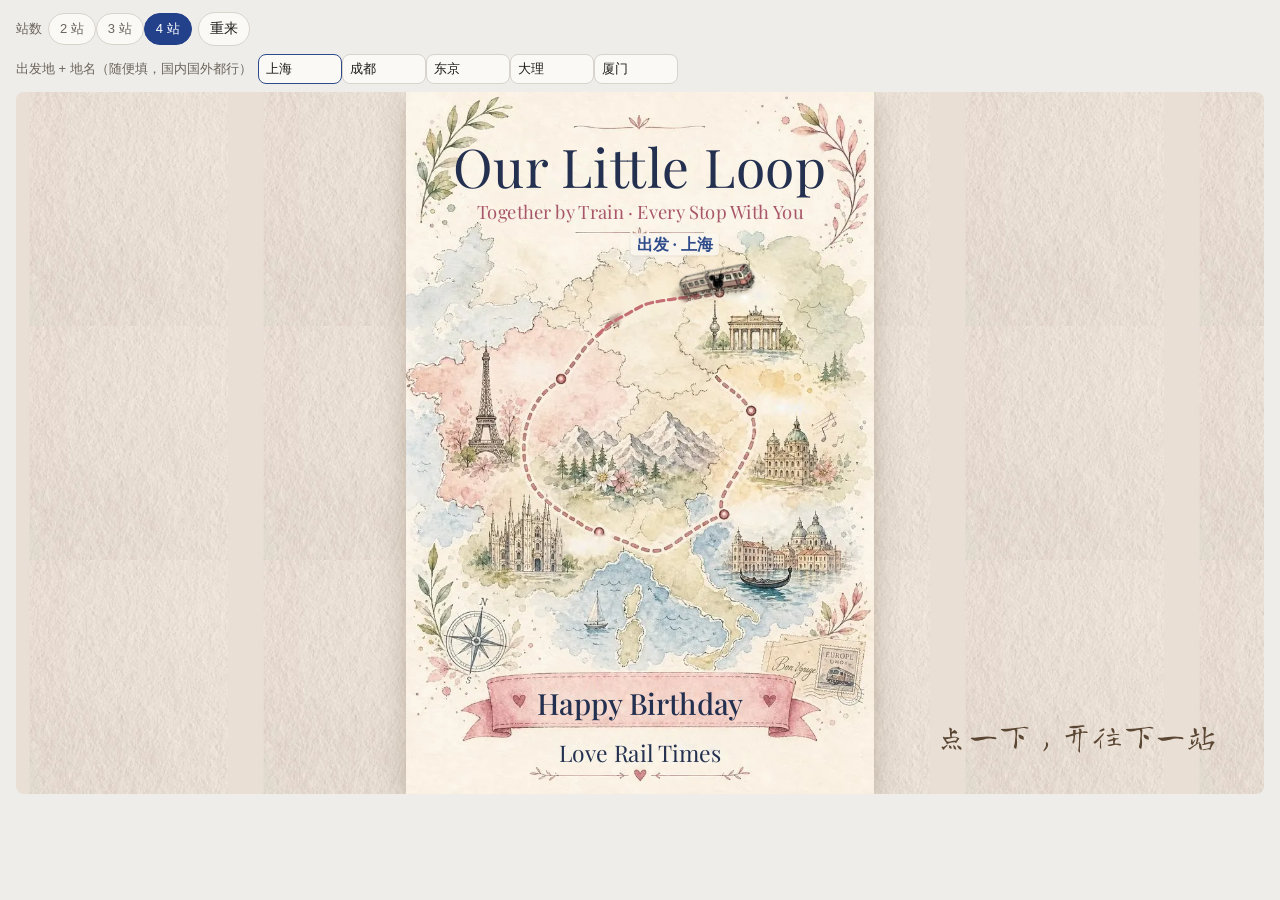
<file: s_rail.html>
<!doctype html>
<html lang="zh"><head><meta charset="utf-8">
<!--CFG--><style>html,body{touch-action:none;overscroll-behavior:none}.embed body{padding:0!important;margin:0!important;background:#000!important;overflow:hidden}
.embed .bar{display:none!important}
.embed #wrap{position:fixed;inset:0;margin:auto;width:min(100vw,177.78vh);height:min(56.25vw,100vh);border-radius:0}
.veil{position:absolute;inset:0;background:rgba(48,34,20,.42);opacity:0;transition:opacity .35s;pointer-events:none;z-index:40}
.veil.on{opacity:1}
.memo{position:absolute;z-index:50;border-radius:8px;background:#f6efe2 url(fused/paper.webp) center/cover;box-shadow:inset 0 0 0 7px #f3e8cd,inset 0 0 0 8px rgba(120,92,52,.22),0 22px 50px rgba(0,0,0,.38)}
.memo::before{content:"";position:absolute;left:50%;top:-1.2%;width:3.2%;aspect-ratio:1;margin-left:-1.6%;border-radius:50%;background:radial-gradient(circle at 35% 35%,#ff9c8c,#d23c2c 55%,#8f1f15);box-shadow:0 3px 4px rgba(0,0,0,.35);z-index:5}
.memo .txt{position:absolute;left:54%;top:20%;width:39%;color:#3b3027;font-family:"Long Cang","Kaiti SC",cursive}
.memo .txt .c{display:block;line-height:1.1;white-space:nowrap}
.memo .txt .d{display:block;font-family:-apple-system,"PingFang SC",sans-serif;letter-spacing:.08em;color:#9a7a55;margin:.5em 0 .9em}
.memo .txt .l{display:block;line-height:1.55;color:#4a3d32}
.memo .txt .k{display:inline-block;margin-top:1.1em;font-family:-apple-system,"PingFang SC",sans-serif;color:#fff;background:#2c3e6b;border-radius:4px;padding:.45em .9em;letter-spacing:.04em}
.memo .cap{position:absolute;left:8%;right:8%;bottom:5%;line-height:1.35;text-align:center;font-family:"Long Cang","Kaiti SC",cursive;color:#3b3027;opacity:0}
.memo .hd{position:absolute;left:5%;top:5.5%;font-family:-apple-system,"PingFang SC",sans-serif;letter-spacing:.1em;color:#9a7a55;opacity:0}
.pol{position:absolute;left:0;top:0;background:#fdfcf8;border-radius:2px;box-shadow:0 1px 0 rgba(0,0,0,.05),0 7px 16px rgba(40,28,14,.28);will-change:transform}
.pol i{position:absolute;left:5%;top:5%;width:90%;height:78%;display:block;background:var(--g)}
#wrap{cursor:pointer}
</style><script>(function(){var A=window.AudioContext||window.webkitAudioContext;if(!A)return;var L=[];function W(o){try{var P=window.parent;if(P!==window&&P.__AC0){L.push(P.__AC0);return P.__AC0}}catch(e){}var c=o?new A(o):new A();L.push(c);return c}W.prototype=A.prototype;window.AudioContext=window.webkitAudioContext=W;function r(){L.forEach(function(c){if(c.state==="suspended")c.resume().catch(function(){})})}["pointerdown","touchstart","touchend","mousedown","keydown","click"].forEach(function(e){window.addEventListener(e,r,true)});setInterval(r,500);})();</script><script>window.CFG=window.CFG||{};(function(){try{var P=AudioNode.prototype,oc=P.connect,M=new WeakMap();P.connect=function(d){if(d&&typeof AudioDestinationNode!=='undefined'&&d instanceof AudioDestinationNode){var c=d.context,m=M.get(c);if(!m){m=c.createGain();m.gain.value=3.5;var k=c.createDynamicsCompressor();k.threshold.value=-16;k.knee.value=6;k.ratio.value=14;k.attack.value=.002;k.release.value=.15;var ws=c.createWaveShaper(),cv=new Float32Array(1024);for(var i=0;i<1024;i++){var x=i/511.5-1;cv[i]=Math.tanh(1.3*x)/Math.tanh(1.3);}ws.curve=cv;oc.call(m,k);oc.call(k,ws);oc.call(ws,d);M.set(c,m);}if(this!==m){var a=[].slice.call(arguments);a[0]=m;return oc.apply(this,a);}}return oc.apply(this,arguments);};}catch(e){}})();window.__shown=!(window.parent!==window&&(/[?&]pre=1/.test(location.search)||(window.CFG&&CFG._pre)));window.__sq=[];(function(){var R=0.8,st=window.setTimeout;window.setTimeout=function(f,d){var a=[].slice.call(arguments);a[1]=(+d||0)*R;return st.apply(window,a);};var an=Element.prototype.animate;Element.prototype.animate=function(){var x=an.apply(this,arguments);try{x.playbackRate=1/R;}catch(e){}return x;};})();window.progVis=function(v){try{if(window.parent!==window)parent.postMessage({prog:v},'*')}catch(e){}};window.wsp=function(t,ms){if(!/敲可爱/.test(t))return;if(window.parent===window)return;window.onShow(function(){try{parent.postMessage({wsp:t,ms:ms||0},'*')}catch(e){}});};window.onShow=function(f){if(window.__shown)setTimeout(f,0);else window.__sq.push(f);};addEventListener('message',function(e){if(e.data&&e.data.show&&!window.__shown){window.__shown=true;window.__sq.splice(0).forEach(function(f){try{f()}catch(x){}});}});if(window.parent!==window){document.documentElement.classList.add('embed');window.segDone=function(){if(window.__sd)return;window.__sd=1;try{parent.postMessage({segdone:1},'*')}catch(e){}};try{Object.defineProperty(window,'innerHeight',{configurable:true,get:function(){return document.documentElement.clientHeight+600;}});}catch(e){}}</script><meta name="viewport" content="width=device-width,initial-scale=1">
<title>小火车旅行地图</title>
<link rel="stylesheet" href="fonts/pf.css" media="print" onload="this.media='all'"><link rel="stylesheet" href="fonts/lc.css" media="print" onload="this.media='all'">
<style>
:root{--pg:#efede9;--fg:#1e1c1a;--soft:#6a645c;--line:#d8d3cb;--card:#faf9f6;--accent:#23408a;--accent-ink:#fff}
@media (prefers-color-scheme:dark){:root:not([data-theme="light"]){--pg:#151413;--fg:#ece8e2;--soft:#a9a29a;--line:#34312d;--card:#1f1d1b;--accent:#8fa8ec;--accent-ink:#10172e}}
:root[data-theme="dark"]{--pg:#151413;--fg:#ece8e2;--soft:#a9a29a;--line:#34312d;--card:#1f1d1b;--accent:#8fa8ec;--accent-ink:#10172e}
*{box-sizing:border-box}
body{margin:0;background:var(--pg);color:var(--fg);font:14px/1.4 -apple-system,"PingFang SC","Noto Sans CJK SC",sans-serif;padding:12px 16px 24px}
.bar{display:flex;flex-wrap:wrap;gap:6px;align-items:center;margin-bottom:8px}
.bar button{border:1px solid var(--line);background:var(--card);color:inherit;border-radius:999px;padding:6px 11px;font:inherit;cursor:pointer}
.bar button.on{background:var(--accent);color:var(--accent-ink);border-color:var(--accent)}
.bar span{color:var(--soft);font-size:13px}
.bar input{width:84px;border:1px solid var(--line);border-radius:8px;padding:5px 7px;background:var(--card);color:var(--fg);font:inherit}
#wrap{position:relative;width:min(100%,calc((100vh - 110px) * 16 / 9));aspect-ratio:16/9;margin:0 auto;overflow:hidden;border-radius:8px}
#stage{position:absolute;left:0;top:0;width:1600px;height:900px;transform-origin:0 0;overflow:hidden;background:#efe6d5 url(r/paper.webp);user-select:none;-webkit-user-select:none}
#poster{position:absolute;left:500px;top:0;width:736px;height:1104px;transform:scale(.8152);transform-origin:0 0;background:url(r/poster.webp) 0 0/736px 1104px;box-shadow:0 12px 40px rgba(80,55,25,.28)}
#poster svg{position:absolute;inset:0;overflow:visible}
.tt{position:absolute;left:0;right:0;text-align:center;white-space:nowrap;font-family:"Playfair Display",Georgia,serif;color:#24304f}
.lb{position:absolute;white-space:nowrap;font:600 25px/1 "Songti SC","STSong","Noto Serif SC","Source Han Serif SC","SimSun",serif;color:#22304f;background:rgba(251,247,239,.86);padding:5px 10px;border-radius:6px;box-shadow:0 1px 3px rgba(80,55,25,.18);opacity:0;transition:opacity .5s,transform .5s;transform:translateY(6px)}
.lb.on{opacity:1;transform:none}
.ring{position:absolute;width:34px;height:34px;margin:-17px 0 0 -17px;border-radius:50%;border:3px solid #d0575f;opacity:0}
.ring.go{animation:ring 1s ease-out}
@keyframes ring{from{opacity:1;transform:scale(.4)}to{opacity:0;transform:scale(1.6)}}
#train{position:absolute;left:0;top:0;width:136px;height:96px;margin:-60px 0 0 -68px;transform-origin:50% 62%;cursor:pointer;filter:drop-shadow(2px 4px 3px rgba(60,40,20,.25))}
#hint{position:absolute;left:1130px;top:800px;width:460px;margin:0;text-align:center;font:400 40px/1.3 "Long Cang",cursive;color:#5a4632}
#log{position:absolute;left:60px;top:150px;width:400px;margin:0;padding:0;list-style:none;font:400 40px/1.6 "Long Cang",cursive;color:#4a3626}
#log li{opacity:0;transform:translateX(-10px);transition:.5s}
#log li.on{opacity:1;transform:none}
#log b{font:600 22px Georgia,serif;color:#c0535c;margin-right:14px}
</style></head>
<body>
<div class="bar"><span>站数</span><span id="ns"></span><button id="again" type="button">重来</button></div>
<div class="bar"><span>出发地 + 地名（随便填，国内国外都行）</span><span id="nm"></span></div>
<div id="wrap"><div id="stage">
  <ul id="log"></ul>
  <div id="poster">
    <div class="tt" style="top:58px;font-size:84px;font-weight:400;letter-spacing:.01em">Our Little Loop</div>
    <div class="tt" style="top:168px;font-size:29px;color:#a8566a">Together by Train · Every Stop With You</div>
    <div class="tt" style="top:928px;font-size:46px;font-weight:500">Happy Birthday</div>
    <div class="tt" style="top:1014px;font-size:36px">Love Rail Times</div>
    <svg viewBox="0 0 736 1104"><path id="fix" fill="none" stroke="#c46d73" stroke-width="5" stroke-dasharray="11 7" stroke-linecap="round"/><path id="loop" fill="none" stroke="none"/></svg>
    <div id="labels"></div>
    <img id="train" src="r/train.webp" alt="小火车">
  </div>
  <div class="veil" id="veil"></div><p id="hint"></p>
</div></div>
<script>
var P = [[377,334],[405,328],[432,324],[460,319],[492,314],[491,350],[489,390],[486,445],[505,465],[525,482],[542,500],[544,525],[542,555],[530,585],[515,615],[505,640],[500,662],[480,672],[450,690],[420,707],[395,720],[370,720],[335,705],[302,690],[270,677],[237,655],[215,630],[197,600],[190,570],[189,535],[195,505],[207,482],[225,465],[244,451],[252,435],[270,412],[287,395],[302,382],[320,365],[350,348],[377,334]];
/* 5 个站：在路线上的位置、地名标签放哪边 */
P = P.slice(0, 5).reverse().concat(P.slice(10, 40).reverse());   /* 从右上角宫殿旁的圆点出发，逆时针：左边 → 下边 → 右下 → 右边 */
var HOME = {i:0, dx:0, dy:-92, al:"c"}, HOMENAME = "上海";
var ST = [{i:11, dx:-66, dy:-16, al:"r"}, {i:21, dx:0, dy:46, al:"c"}, {i:28, dx:-14, dy:-98, al:"r"}, {i:34, dx:-66, dy:-16, al:"r"}];
var NAMES = ["成都", "东京", "大理", "厦门"], N = 4, at = 0, busy = false, use = [], LEN = [];
var $ = function(id){ return document.getElementById(id); };
function fit(){ $("stage").style.transform = "scale(" + $("wrap").clientWidth / 1600 + ")"; }
addEventListener("resize", fit);
function cr(pts){ var d = "M" + pts[0][0] + " " + pts[0][1]; for (var i = 0; i < pts.length - 1; i++) { var p0 = pts[Math.max(0, i - 1)], p1 = pts[i], p2 = pts[i + 1], p3 = pts[Math.min(pts.length - 1, i + 2)];
  d += " C" + (p1[0] + (p2[0] - p0[0]) / 6).toFixed(1) + " " + (p1[1] + (p2[1] - p0[1]) / 6).toFixed(1) + " " + (p2[0] - (p3[0] - p1[0]) / 6).toFixed(1) + " " + (p2[1] - (p3[1] - p1[1]) / 6).toFixed(1) + " " + p2[0] + " " + p2[1]; } return d; }
var loop = $("loop"); loop.setAttribute("d", cr(P));
$("fix").setAttribute("d", cr([[302,382],[320,365],[350,348],[377,334],[405,328],[432,324],[460,319]]));
/* 每个路线点在整条路上的长度位置 */
(function(){ var NS = "http://www.w3.org/2000/svg", t = document.createElementNS(NS, "path"); $("poster").querySelector("svg").appendChild(t);
  for (var i = 0; i < P.length; i++) { t.setAttribute("d", cr(P.slice(0, i + 1).length > 1 ? P.slice(0, i + 1) : [P[0], P[0]])); LEN.push(i ? t.getTotalLength() : 0); } t.remove(); })();
function put(len){ var p = loop.getPointAtLength(len), q = loop.getPointAtLength(Math.min(loop.getTotalLength(), len + 3)), r = loop.getPointAtLength(Math.max(0, len - 3));
  var t = Math.atan2(q.y - r.y, q.x - r.x) * 180 / Math.PI, tf;
  /* 车身始终顺着轨道的切线；往左开时翻个面，免得倒过来 */
  tf = Math.cos(t * Math.PI / 180) >= 0 ? "rotate(" + t + "deg)" : "rotate(" + (t - 180) + "deg) scaleX(-1)";
  var tr = $("train"); tr.style.left = p.x + "px"; tr.style.top = p.y + "px"; tr.style.transform = tf; }
var RC = (window.CFG && CFG.trip && CFG.trip.map === "rail") ? CFG.trip : null;
var DEFPH = [["ph/m1.webp", "ph/m2.webp", "ph/m3.webp"], ["ph/m4.webp", "ph/m5.webp", "ph/m6.webp"], ["ph/m7.webp", "ph/m8.webp", "ph/m9.webp"], ["ph/m10.webp", "ph/m11.webp", "ph/m12.webp"]];
var STOPS = [{l:"海边看了一整场日落。"}, {l:"在雪山前比了一个心。"}, {l:"沿着湖边骑了一下午。"}, {l:"晚上找了家小酒馆。"}];
if (RC) { HOMENAME = RC.home && RC.home.name || HOMENAME; NAMES = RC.stops.map(function(x){ return x.city || ""; }); N = Math.max(2, Math.min(4, RC.stops.length)); var DL = STOPS; STOPS = RC.stops.map(function(x, i){ var own = x.g && x.g.length; return {l:x.def ? DL[i % 4].l : (x.l || ""), g:own ? x.g : DEFPH[i % 4], o:own ? x.o : null}; }); }
var AC0 = null; function toot(){ try { AC0 = AC0 || new (window.AudioContext || window.webkitAudioContext)(); if (AC0.state !== "running") AC0.resume(); var t = AC0.currentTime; [[0, 660], [.18, 784]].forEach(function(q){ var o = AC0.createOscillator(), g = AC0.createGain(); o.type = "triangle"; o.frequency.value = q[1]; g.gain.setValueAtTime(0, t + q[0]); g.gain.linearRampToValueAtTime(.18, t + q[0] + .03); g.gain.exponentialRampToValueAtTime(.001, t + q[0] + .35); o.connect(g); g.connect(AC0.destination); o.start(t + q[0]); o.stop(t + q[0] + .4); }); } catch (e) {} }
function noise(dur, f, vol){ try { AC0 = AC0 || new (window.AudioContext || window.webkitAudioContext)(); if (AC0.state !== "running") AC0.resume(); var n = Math.floor(AC0.sampleRate * dur), bf = AC0.createBuffer(1, n, AC0.sampleRate), d = bf.getChannelData(0); for (var i = 0; i < n; i++) d[i] = (Math.random() * 2 - 1) * (1 - i / n);
  var sr = AC0.createBufferSource(), fl = AC0.createBiquadFilter(), g = AC0.createGain(); fl.type = "highpass"; fl.frequency.value = f; g.gain.value = vol; sr.buffer = bf; sr.connect(fl); fl.connect(g); g.connect(AC0.destination); sr.start(); } catch (e) {} }
function deal(){ noise(.18, 3200, .09); setTimeout(function(){ noise(.14, 2800, .07); }, 70); }
/* 到站相册：和世界地图同一套——先叠着弹出来，点一下三张照片摊开，再点一下合上 */
var BOX = {x:320, y:110, w:960, h:660}, MEMO = null, PH = "ready";
var STACK = [[.245, .5, -6], [.25, .49, 5], [.255, .5, -1.5]], FIN = [[.2, .48, -7], [.485, .43, 1.5], [.775, .49, 6]];
function STK(n){ return n === 1 ? [STACK[2]] : n === 2 ? [STACK[0], STACK[2]] : STACK; }
function FINN(n){ return n === 1 ? [[.5, .44, 2]] : n === 2 ? [[.32, .46, -5], [.68, .46, 5]] : FIN; }
function cardTf(p, cw, ch){ return "translate(" + (p[0] * BOX.w - cw / 2) + "px," + (p[1] * BOX.h - ch / 2) + "px) rotate(" + p[2] + "deg)"; }
function openMemo(k){
  var st = STOPS[k] || {}, g = (st.g || DEFPH[k % 4]).slice(0, 3), or = st.o || [], city = NAMES[k] || "", m = document.createElement("div");
  m.className = "memo"; m.style.cssText = "left:" + BOX.x + "px;top:" + BOX.y + "px;width:" + BOX.w + "px;height:" + BOX.h + "px"; $("stage").appendChild(m);
  var fs = BOX.h * .05, tx = document.createElement("div"); tx.className = "txt"; tx.style.fontSize = fs + "px"; m.appendChild(tx);
  tx.innerHTML = '<span class="c"></span><span class="d"></span><span class="l"></span><span class="k">展开看看 →</span>';
  tx.querySelector(".c").textContent = city; tx.querySelector(".c").style.fontSize = Math.min(fs * 2.1, BOX.w * .36 / Math.max(1, Array.from(city).length)) + "px";
  tx.querySelector(".d").textContent = "第 " + (k + 1) + " 站 · 小火车"; tx.querySelector(".d").style.fontSize = ".62em";
  tx.querySelector(".l").textContent = st.l || ""; tx.querySelector(".k").style.fontSize = ".6em";
  var hd = document.createElement("div"); hd.className = "hd"; hd.textContent = city; hd.style.fontSize = (fs * .62) + "px"; m.appendChild(hd);
  var cap = document.createElement("div"); cap.className = "cap"; cap.textContent = st.l || ""; cap.style.fontSize = (fs * 1.05) + "px"; m.appendChild(cap);
  var ch = BOX.h * (g.length === 3 && or.indexOf("l") >= 0 ? .44 : .56), cw = ch * 54 / 86, cards = [];
  var n0 = g.length, sz = g.map(function(u, i){ return or[i] === "l" ? [ch * 1.1, ch * .8] : [cw, ch]; });
  var A = BOX.w * .9, gp = BOX.w * .025, T = sz.reduce(function(a, z){ return a + z[0]; }, 0) + gp * (n0 - 1), kk = Math.min(1, A / T);
  if (kk < 1) { sz = sz.map(function(z){ return [z[0] * kk, z[1] * kk]; }); T = A; }
  var xx = (BOX.w - T) / 2, rots = n0 === 1 ? [2] : n0 === 2 ? [-5, 5] : [-7, 1.5, 6], yv = n0 === 1 ? [.44] : n0 === 2 ? [.46, .46] : [.48, .43, .49];
  var fin = sz.map(function(z, i){ var c = xx + z[0] / 2; xx += z[0] + gp; return [c / BOX.w, yv[i], rots[i]]; });
  g.forEach(function(u, i){ var c = document.createElement("div"); c.className = "pol"; c.style.width = sz[i][0] + "px"; c.style.height = sz[i][1] + "px"; c.style.zIndex = 2 + i;
    var im = document.createElement("i"); im.style.setProperty("--g", "url(" + u + ") center/cover"); c.appendChild(im); c.style.transform = cardTf(STK(g.length)[i], sz[i][0], sz[i][1]); m.appendChild(c); cards.push(c); });
  m.animate([{opacity:0, transform:"scale(.92)"}, {opacity:1, transform:"scale(1.01)", offset:.7}, {opacity:1, transform:"none"}], {duration:340, easing:"cubic-bezier(.2,.8,.3,1)"});
  return {m:m, cards:cards, tx:tx, cap:cap, hd:hd, cw:cw, ch:ch, n:g.length, sz:sz, fin:fin};
}
function spreadMemo(o){ if (o.spread || o.closing) return; o.spread = true; deal();
  o.tx.animate([{opacity:1, transform:"none"}, {opacity:0, transform:"translateX(6%)"}], {duration:220, fill:"forwards", easing:"ease-in"});
  o.cards.forEach(function(c, i){ var a = cardTf(STK(o.n)[i], o.sz[i][0], o.sz[i][1]), b = cardTf(o.fin[i], o.sz[i][0], o.sz[i][1]); c.style.transform = b; c.animate([{transform:a}, {transform:b}], {duration:640, delay:(2 - i) * 35, easing:"cubic-bezier(.2,.9,.25,1.06)"}); });
  o.cap.animate([{opacity:0, transform:"translateY(8px)"}, {opacity:1, transform:"none"}], {duration:450, delay:520, fill:"forwards"});
  o.hd.animate([{opacity:0}, {opacity:1}], {duration:450, delay:520, fill:"forwards"});
  var bot = 0; o.fin.forEach(function(f, i){ var z = o.sz[i], r = Math.abs(f[2]) * Math.PI / 180; bot = Math.max(bot, f[1] * BOX.h + z[1] / 2 * Math.cos(r) + z[0] / 2 * Math.sin(r)); });
  var chh = o.cap.offsetHeight, free = BOX.h - bot; o.cap.style.bottom = "auto"; o.cap.style.top = Math.max(bot + 4, bot + (free - chh) / 2 - BOX.h * .01) + "px";
  setTimeout(function(){ o.ready = true; }, 700); }
function closeMemo(o, done){ o.closing = true;
  o.cap.animate([{opacity:1}, {opacity:0}], {duration:160, fill:"forwards"}); o.hd.animate([{opacity:1}, {opacity:0}], {duration:160, fill:"forwards"});
  o.cards.forEach(function(c, i){ var a = cardTf(o.fin[i], o.sz[i][0], o.sz[i][1]), b = cardTf(STK(o.n)[i], o.sz[i][0], o.sz[i][1]); c.style.transform = b; c.animate([{transform:a}, {transform:b}], {duration:380, delay:i * 30, easing:"cubic-bezier(.5,0,.3,1)"}); });
  setTimeout(function(){ o.m.animate([{opacity:1, transform:"none"}, {opacity:0, transform:"scale(.94)"}], {duration:260, fill:"forwards", easing:"ease-in"}).onfinish = function(){ o.m.remove(); if (done) done(); }; }, 420); }
function build(){
  use = ST.slice(0, N);   /* 几个地名就按顺序停前几个圆点 */
  $("labels").innerHTML = use.map(function(s, j){ var p = P[s.i], st = "top:" + (p[1] + s.dy) + "px;";
    st += s.al === "l" ? "left:" + (p[0] + s.dx) + "px" : s.al === "r" ? "right:" + (736 - p[0] - s.dx) + "px" : "left:" + (p[0] + s.dx) + "px;translate:-50% 0";
    return '<div class="ring" style="left:' + p[0] + "px;top:" + p[1] + 'px"></div><div class="lb" style="' + st + '">' + (NAMES[j] || "") + "</div>"; }).join("") + '<div class="lb on" style="top:' + (P[0][1] + HOME.dy) + "px;right:" + (736 - P[0][0] - HOME.dx) + 'px;color:#2d4a8a">出发 · ' + HOMENAME + "</div>";
  $("log").innerHTML = use.map(function(s, j){ return "<li><b>0" + (j + 1) + "</b>" + (NAMES[j] || "") + "</li>"; }).join("");
  at = 0; busy = false; PH = "ready"; if (MEMO) { MEMO.m.remove(); MEMO = null; } $("veil").classList.remove("on"); put(0); $("hint").textContent = "点一下，开往下一站";
}
function go(){
  if (busy || at >= use.length) return; busy = true; PH = "move"; $("hint").textContent = ""; toot();
  var a = at ? LEN[use[at - 1].i] : 0, b = LEN[use[at].i], t0 = performance.now(), dur = 700 + (b - a) * 4.2, k = at;
  (function f(now){ var q = Math.min(1, (now - t0) / dur), e = q < .5 ? 2 * q * q : 1 - Math.pow(-2 * q + 2, 2) / 2; put(a + (b - a) * e);
    if (q < 1) requestAnimationFrame(f); else { at++; var lb = $("labels").children; lb[k * 2].classList.add("go"); lb[k * 2 + 1].classList.add("on"); $("log").children[k].classList.add("on");
      setTimeout(function(){ $("veil").classList.add("on"); MEMO = openMemo(k); PH = "memo"; busy = false; }, 450); } })(t0);
}
function afterMemo(){ PH = "ready";
  if (at < use.length) $("hint").textContent = "点一下，开往下一站";
  else { PH = "end"; $("hint").textContent = "都到站啦 🎉"; setTimeout(function(){ window.segDone && segDone(); }, 1200); } }
function tap(){
  if (busy) return;
  if (PH === "ready") { go(); return; }
  if (PH === "memo") { var o = MEMO; if (!o.spread) { spreadMemo(o); return; } if (!o.ready || o.closing) return;
    PH = "closing"; $("veil").classList.remove("on"); closeMemo(o, function(){ MEMO = null; afterMemo(); }); }
}
$("wrap").addEventListener("pointerdown", function(e){ if (e.target.closest && e.target.closest(".bar")) return; tap(); });
[2, 3, 4].forEach(function(n){ var b = document.createElement("button"); b.type = "button"; b.textContent = n + " 站"; b.dataset.n = n; b.onclick = function(){ N = n; mark(); build(); }; $("ns").appendChild(b); });
(function(){ var h = document.createElement("input"); h.value = HOMENAME; h.title = "出发地"; h.style.borderColor = "#2d4a8a"; h.oninput = function(){ HOMENAME = h.value; build(); }; $("nm").appendChild(h); })();
NAMES.forEach(function(v, i){ var inp = document.createElement("input"); inp.value = v; inp.oninput = function(){ NAMES[i] = inp.value; build(); }; $("nm").appendChild(inp); });
function mark(){ document.querySelectorAll("[data-n]").forEach(function(x){ x.classList.toggle("on", +x.dataset.n === N); }); }
$("again").onclick = build;
fit(); mark(); build();
</script>
</body></html>
</file>
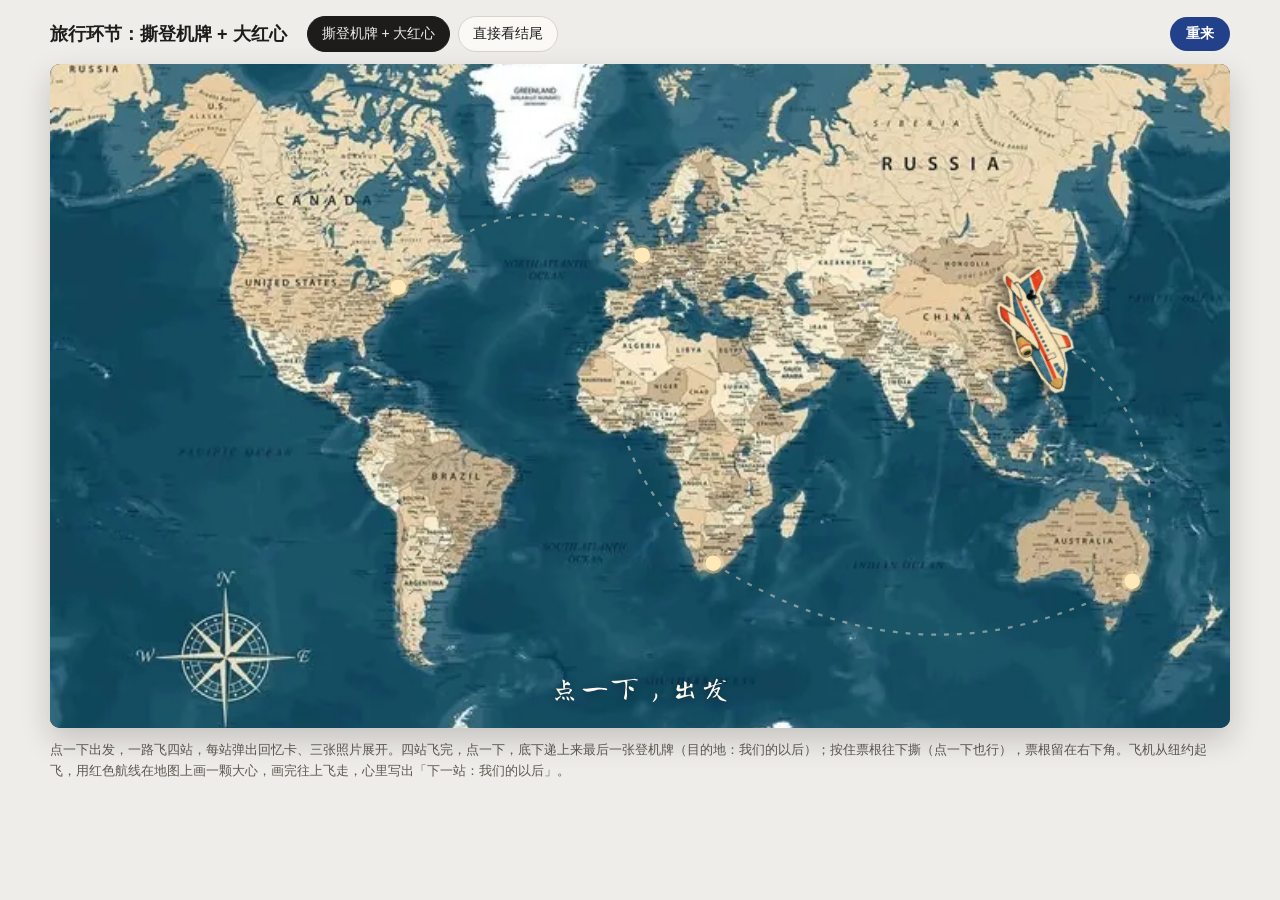
<file: s_trip.html>
<!doctype html><html><head><meta charset="utf-8"><meta name="viewport" content="width=device-width,initial-scale=1">
<!--CFG--><style>html,body{touch-action:none;overscroll-behavior:none}</style><script>(function(){var A=window.AudioContext||window.webkitAudioContext;if(!A)return;var L=[];function W(o){try{var P=window.parent;if(P!==window&&P.__AC0){L.push(P.__AC0);return P.__AC0}}catch(e){}var c=o?new A(o):new A();L.push(c);return c}W.prototype=A.prototype;window.AudioContext=window.webkitAudioContext=W;function r(){L.forEach(function(c){if(c.state==="suspended")c.resume().catch(function(){})})}["pointerdown","touchstart","touchend","mousedown","keydown","click"].forEach(function(e){window.addEventListener(e,r,true)});setInterval(r,500);})();</script><script>window.CFG=window.CFG||{};(function(){try{var P=AudioNode.prototype,oc=P.connect,M=new WeakMap();P.connect=function(d){if(d&&typeof AudioDestinationNode!=='undefined'&&d instanceof AudioDestinationNode){var c=d.context,m=M.get(c);if(!m){m=c.createGain();m.gain.value=3.5;var k=c.createDynamicsCompressor();k.threshold.value=-16;k.knee.value=6;k.ratio.value=14;k.attack.value=.002;k.release.value=.15;var ws=c.createWaveShaper(),cv=new Float32Array(1024);for(var i=0;i<1024;i++){var x=i/511.5-1;cv[i]=Math.tanh(1.3*x)/Math.tanh(1.3);}ws.curve=cv;oc.call(m,k);oc.call(k,ws);oc.call(ws,d);M.set(c,m);}if(this!==m){var a=[].slice.call(arguments);a[0]=m;return oc.apply(this,a);}}return oc.apply(this,arguments);};}catch(e){}})();window.__shown=!(window.parent!==window&&(/[?&]pre=1/.test(location.search)||(window.CFG&&CFG._pre)));window.__sq=[];(function(){var R=0.8,st=window.setTimeout;window.setTimeout=function(f,d){var a=[].slice.call(arguments);a[1]=(+d||0)*R;return st.apply(window,a);};var an=Element.prototype.animate;Element.prototype.animate=function(){var x=an.apply(this,arguments);try{x.playbackRate=1/R;}catch(e){}return x;};})();window.progVis=function(v){try{if(window.parent!==window)parent.postMessage({prog:v},'*')}catch(e){}};window.wsp=function(t,ms){if(!/敲可爱/.test(t))return;if(window.parent===window)return;window.onShow(function(){try{parent.postMessage({wsp:t,ms:ms||0},'*')}catch(e){}});};window.onShow=function(f){if(window.__shown)setTimeout(f,0);else window.__sq.push(f);};addEventListener('message',function(e){if(e.data&&e.data.show&&!window.__shown){window.__shown=true;window.__sq.splice(0).forEach(function(f){try{f()}catch(x){}});}});if(window.parent!==window){document.documentElement.classList.add('embed');window.segDone=function(){if(window.__sd)return;window.__sd=1;try{parent.postMessage({segdone:1},'*')}catch(e){}};try{Object.defineProperty(window,'innerHeight',{configurable:true,get:function(){return document.documentElement.clientHeight+600;}});}catch(e){}}</script>
<style>.embed body{padding:0!important;margin:0!important;background:#000!important;overflow:hidden}.embed .bar,.embed h1,.embed h2,.embed .tip,.embed #tabs,.embed [role=group],.embed .prog2,.embed .titles,.embed .covers{display:none!important}.embed .wrap{max-width:none!important;gap:0!important;margin:0!important;padding:0!important}.embed .stage{border-radius:0!important;box-shadow:none!important;max-height:none!important}.embed *{cursor:url(f15/hand2.webp) 23 1,pointer!important}</style></head><body>
<title>旅行环节结尾</title>
<meta name="claude:viewport-fit-sides" content="cover">
<link rel="stylesheet" href="fonts/lc.css" media="print" onload="this.media='all'">
<style>
/* 上面一排两个版本切换和重来；下面一块 16:9 横屏舞台（世界地图），外框跟随明暗 */
:root{
  --bg:#efede9; --fg:#1e1c1a; --soft:#5d5852; --line:#d8d3cb; --card:#faf9f6;
  --accent:#23408a; --accent-ink:#ffffff;
  --ui:-apple-system,BlinkMacSystemFont,"PingFang SC","Hiragino Sans GB","Noto Sans SC","Microsoft YaHei",sans-serif;
  --hand:"Long Cang","Kaiti SC","STKaiti","KaiTi",cursive;
}
@media (prefers-color-scheme: dark){
  :root:not([data-theme="light"]){ --bg:#151413; --fg:#ece8e2; --soft:#a9a29a; --line:#34312d; --card:#1f1d1b; --accent:#8fa8ec; --accent-ink:#10172e; color-scheme:dark; }
}
:root[data-theme="dark"]{ --bg:#151413; --fg:#ece8e2; --soft:#a9a29a; --line:#34312d; --card:#1f1d1b; --accent:#8fa8ec; --accent-ink:#10172e; color-scheme:dark; }
*,*::before,*::after{box-sizing:border-box}
body{margin:0;background:var(--bg);color:var(--fg);font-family:var(--ui);padding-left:max(16px,env(safe-area-inset-left,0px));padding-right:max(16px,env(safe-area-inset-right,0px));padding-block:16px 32px}
button{font-family:inherit}
button:focus-visible{outline:3px solid var(--accent);outline-offset:3px}
.wrap{max-width:1180px;margin:0 auto;display:flex;flex-direction:column;gap:12px}
.bar{display:flex;flex-wrap:wrap;gap:8px;align-items:center}
.bar h1{margin:0 12px 0 0;font-size:18px}
.pill{border:1px solid var(--line);background:var(--card);color:var(--fg);border-radius:999px;padding:8px 14px;font-size:14px;cursor:pointer}
.pill[aria-pressed="true"]{background:var(--fg);color:var(--bg);border-color:var(--fg)}
.btn{border:0;border-radius:999px;padding:8px 16px;font-size:14px;font-weight:600;cursor:pointer;background:var(--accent);color:var(--accent-ink);margin-left:auto}
.ghost{border:1px solid var(--line);background:var(--card);color:var(--fg);border-radius:999px;padding:8px 14px;font-size:14px;cursor:pointer}
.tip{margin:0;font-size:13px;color:var(--soft);line-height:1.6}
.holder{width:100%;display:flex;justify-content:center}

.stage{position:relative;overflow:hidden;isolation:isolate;border-radius:10px;background:#1b2232;box-shadow:0 12px 30px rgba(0,0,0,.18);-webkit-user-select:none;user-select:none;-webkit-touch-callout:none;touch-action:none;cursor:pointer;color:#fff}
.stage img{-webkit-user-drag:none;pointer-events:none;display:block;position:absolute;max-width:none}
.say{position:absolute;margin:0;font-family:var(--hand);line-height:1.35;color:#fffaf0;text-shadow:0 2px 8px rgba(0,0,0,.45);pointer-events:none;transition:opacity .4s}
.veil{position:absolute;inset:0;background:rgba(8,18,30,.45);-webkit-backdrop-filter:blur(3px);backdrop-filter:blur(3px);opacity:0;transition:opacity .35s;pointer-events:none;z-index:40}
.veil.on{opacity:1}

/* 回忆卡 */
.memo{position:absolute;z-index:50;border-radius:8px;background:#f6efe2 url(fused/paper.webp) center/cover;box-shadow:inset 0 0 0 7px #f3e8cd,inset 0 0 0 8px rgba(120,92,52,.22),0 22px 50px rgba(0,0,0,.38)}
.memo::before{content:"";position:absolute;left:50%;top:-1.2%;width:3.2%;aspect-ratio:1;margin-left:-1.6%;border-radius:50%;background:radial-gradient(circle at 35% 35%,#ff9c8c,#d23c2c 55%,#8f1f15);box-shadow:0 3px 4px rgba(0,0,0,.35);z-index:5}
.memo .txt{position:absolute;left:54%;top:20%;width:39%;color:#3b3027;font-family:var(--hand)}
.memo .txt .c{display:block;line-height:1.1;white-space:nowrap}
.memo .txt .d{display:block;font-family:var(--ui);letter-spacing:.08em;color:#9a7a55;margin:.5em 0 .9em}
.memo .txt .l{display:block;line-height:1.55;color:#4a3d32}
.memo .txt .k{display:inline-block;margin-top:1.1em;font-family:var(--ui);color:#fff;background:#2c3e6b;border-radius:4px;padding:.45em .9em;letter-spacing:.04em}
.memo .cap{position:absolute;left:8%;right:8%;bottom:5%;line-height:1.35;text-align:center;font-family:var(--hand);color:#3b3027;opacity:0}
.memo .hd{position:absolute;left:5%;top:5.5%;font-family:var(--ui);letter-spacing:.1em;color:#9a7a55;opacity:0}
.pol{position:absolute;left:0;top:0;background:#fdfcf8;border-radius:2px;box-shadow:0 1px 0 rgba(0,0,0,.05),0 7px 16px rgba(40,28,14,.28);will-change:transform}
.pol i{position:absolute;left:5%;top:5%;width:90%;height:78%;display:block;background:var(--g);box-shadow:inset 0 0 0 1px rgba(0,0,0,.08)}
.pol i span{position:absolute;left:0;right:0;bottom:6%;text-align:center;font-style:normal;font-size:var(--lab,10px);color:rgba(255,255,255,.92);text-shadow:0 1px 2px rgba(0,0,0,.3)}

/* 地图 */
.world{position:absolute;left:0;top:0;transform-origin:0 0;will-change:transform}
.pin{position:absolute;transform:translate(-50%,-50%);pointer-events:none}
.pin .d{width:var(--d,14px);height:var(--d,14px);border-radius:50%;background:#ffe9b8;box-shadow:0 0 0 3px rgba(255,233,184,.35),0 0 14px rgba(255,214,140,.9);margin:0 auto}
.pin .ring{position:absolute;left:50%;top:50%;width:var(--d,14px);height:var(--d,14px);margin:calc(var(--d,14px) / -2) 0 0 calc(var(--d,14px) / -2);border-radius:50%;border:2px solid #ffe9b8;animation:ping 1.8s ease-out infinite}
.pin.done .ring{display:none}
.pin.done .d{background:#ff8a5c;box-shadow:0 0 0 3px rgba(255,138,92,.35)}
.pin .lb{position:absolute;left:50%;top:120%;transform:translateX(-50%);white-space:nowrap;font-family:var(--hand);color:#fff6e4;text-shadow:0 1px 4px rgba(0,0,0,.75)}
.pin.lft .lb{left:auto;right:150%;top:50%;transform:translateY(-50%)}
.pin.up .lb{top:auto;bottom:150%}
.pin.home .d{background:#fff;box-shadow:0 0 0 4px rgba(255,255,255,.3),0 0 16px rgba(255,255,255,.9)}
.pin.home .ring{display:none}
@keyframes ping{0%{transform:scale(1);opacity:.9}100%{transform:scale(3.2);opacity:0}}

/* 印章 */
.stp{position:absolute;border-radius:50%;display:flex;flex-direction:column;align-items:center;justify-content:center;text-align:center;color:var(--ink);border:3px double var(--ink);font-family:var(--hand);line-height:1.05;mix-blend-mode:multiply;opacity:.9}
.stp small{font-family:var(--ui);font-size:.42em;letter-spacing:.06em;margin-top:.25em}
/* 护照 */
.pcorner{position:absolute;z-index:45;filter:drop-shadow(0 6px 10px rgba(0,0,0,.4))}
.pcorner .cnt{position:absolute;right:-12%;top:-8%;min-width:1.7em;height:1.7em;border-radius:999px;background:#e0442c;color:#fff;font-family:var(--ui);font-weight:700;display:grid;place-items:center;font-size:var(--cf,12px);box-shadow:0 2px 6px rgba(0,0,0,.35)}
.pbook{position:absolute;z-index:55;perspective:1800px}
.ppage{position:absolute;top:0;height:100%;background:#efe7d3 url('e/paper.webp');background-size:220px;border-radius:3px;overflow:hidden}
.ppage::after{content:"";position:absolute;inset:0;pointer-events:none}
.ppage.r::after{background:linear-gradient(90deg,rgba(80,60,30,.25),rgba(80,60,30,0) 10%)}
.ppage.l::after{background:linear-gradient(270deg,rgba(80,60,30,.25),rgba(80,60,30,0) 10%)}
.ppage .ttl{position:absolute;left:0;right:0;top:6%;text-align:center;font-family:var(--ui);letter-spacing:.2em;color:#8a6d4a}
.pleaf{position:absolute;top:0;height:100%;transform-origin:0 50%;transform-style:preserve-3d}
.pface{position:absolute;inset:0;backface-visibility:hidden;-webkit-backface-visibility:hidden;border-radius:3px;overflow:hidden}
.pface.back{transform:rotateY(180deg)}
.slot{position:absolute;left:12%;right:12%;top:24%;bottom:14%;border:2px dashed rgba(138,109,74,.55);border-radius:12px;display:grid;place-items:center;text-align:center;font-family:var(--hand);color:#8a6d4a}
/* 登机牌 */
.bp{position:absolute;z-index:56}
.bpart{position:absolute;inset:0;filter:drop-shadow(0 12px 20px rgba(0,0,0,.35))}
.bpart img{left:0;top:0;width:100%;height:100%}
.f{position:absolute;color:#2a3550;white-space:nowrap}
.f b{display:block;font-family:var(--ui);font-weight:600;letter-spacing:.1em;color:#7d8aa8;font-size:.5em;margin-bottom:.15em}
.f span{font-family:var(--hand)}
.band{position:absolute;color:#fff;font-family:var(--ui);font-weight:700;letter-spacing:.18em}
/* 机票 */
.tk{position:absolute;left:0;top:0;filter:drop-shadow(0 3px 5px rgba(0,0,0,.25))}
.tk img{left:0;top:0;width:100%;height:100%}
.tk .tc{position:absolute;left:7%;top:53%;font-family:var(--ui);font-weight:800;letter-spacing:.06em;color:#b0292a;line-height:1}
.tk .tn{position:absolute;left:7%;top:77%;font-family:var(--hand);color:#3a2f2a;line-height:1;white-space:nowrap}
.pticks{position:absolute;top:0;height:100%}
.night{position:absolute;inset:0;z-index:30;background:radial-gradient(ellipse at 50% 55%,rgba(10,30,52,.38),rgba(8,22,42,.66));opacity:0;pointer-events:none}
.glow{position:absolute;z-index:31;pointer-events:none;overflow:visible}
.star{position:absolute;width:3px;height:3px;border-radius:50%;background:#f6e7c6;box-shadow:0 0 6px #f6e7c6;opacity:0}
@keyframes tw{0%,100%{opacity:.15}50%{opacity:.95}}
/* 结尾 */
.sky{position:absolute;inset:0;z-index:30;background:linear-gradient(180deg,#fde8c6 0%,#f8c49a 40%,#ee9c86 72%,#b88aa6 100%);opacity:0;pointer-events:none}
.sun{position:absolute;left:50%;top:58%;width:34%;aspect-ratio:1;margin-left:-17%;border-radius:50%;background:radial-gradient(circle,rgba(255,250,230,.95),rgba(255,236,190,.5) 40%,rgba(255,220,170,0) 70%)}
.endt{position:absolute;z-index:62;text-align:center;margin:0;font-family:var(--hand);line-height:1.25;color:#ffffff;text-shadow:0 0 16px rgba(255,90,64,.55),0 2px 8px rgba(0,0,0,.55);pointer-events:none;transform:translateX(-50%)}
.endt .ch{display:inline-block;opacity:0}
.endsub{position:absolute;left:0;right:0;z-index:62;text-align:center;margin:0;font-family:var(--hand);color:rgba(255,255,255,.9);text-shadow:0 2px 6px rgba(0,0,0,.7);opacity:0;pointer-events:none}
.keep{position:absolute;z-index:63}
@media (prefers-reduced-motion: reduce){ .pin .ring{animation:none} .veil{transition:none} }
.memo .txt,.memo .cap,.memo .hd{filter:none}</style>

<div class="wrap">
  <div class="bar">
    <h1>旅行环节：撕登机牌 + 大红心</h1>
    <div class="bar" id="tabs" role="group" aria-label="选版本"></div>
    <button class="ghost" id="skip">直接看结尾</button>
    <button class="btn" id="again">重来</button>
  </div>
  <div class="holder"><div class="stage" id="stage" tabindex="0" aria-label="旅行环节结尾演示"></div></div>
  <p class="tip" id="tip"></p>
</div>

<script>
var M = {"passport": [237, 320], "boarding": [666, 278], "seam": 498, "ticket": [627, 333], "tkWhite": [0.04784688995215311, 0.5225225225225225, 0.7272727272727273], "plane": [66, 221, 604, 292]};
var MW = 735, MH = 490;
var B_START = {x:617, y:203, name:"出发 · 上海", cls:"home up"};
var B_TRIPS = [
  {x:674, y:360, cls:"lft", city:"悉尼", code:"SYD", d:"2023.12", ink:"#2d4a8a", l:"海边看了一整场日落，又在秋千上荡到天黑。", seg:"M617 203 Q712 262 674 360", g:["url(ph/m1.webp) center/cover", "url(ph/m2.webp) center/cover", "url(ph/m3.webp) center/cover"], o:["l", "l", "p"]},
  {x:413, y:349, cls:"", city:"开普敦", code:"CPT", d:"2024.03", ink:"#2f6b4f", l:"爬山爬到起了雾，最后在雪山前比了一个心。", seg:"M674 360 Q545 432 413 349", g:["url(ph/m4.webp) center/cover", "url(ph/m5.webp) center/cover", "url(ph/m6.webp) center/cover"], o:["p", "l", "p"]},
  {x:369, y:157, cls:"up", city:"巴黎", code:"CDG", d:"2024.10", ink:"#7a3a8a", l:"租了一辆小摩托，沿着湖边骑了一下午。", seg:"M413 349 Q318 262 369 157", g:["url(ph/m7.webp) center/cover", "url(ph/m8.webp) center/cover", "url(ph/m9.webp) center/cover"], o:["p", "p", "p"]},
  {x:217, y:177, cls:"up", city:"纽约", code:"JFK", d:"2025.05", ink:"#b8322a", l:"秋天的公园里坐了一下午，晚上又找了家小酒馆。", seg:"M369 157 Q292 98 217 177", g:["url(ph/m10.webp) center/cover", "url(ph/m11.webp) center/cover", "url(ph/m12.webp) center/cover"], o:["p", "l", "p"]}
];
(function(){ var c = window.CFG && CFG.trip;
  /* 配置台算好了每一站在地图上的坐标（按真实经纬度），这里只负责连线 */
  if (!c || !c.stops || !c.stops.length) { window.__LAST = "M217 177 C330 40 610 20 840 150"; return; }
  if (c.map === "china") { MW = 1104; MH = 621; window.__MAP = "e/china.webp"; window.__HC = {x:290, y:520, k:3.4}; window.__PEAK = .3; window.__Z0 = 1.45; }   /* 中国地图：镜头一直放大跟着飞机走，不留大片空边 */
  B_START = {x:c.home.x, y:c.home.y, name:"出发 · " + c.home.name, cls:"home up"};
  var INK = ["#2d4a8a", "#2f6b4f", "#7a3a8a", "#b8322a"], base = B_TRIPS, out = [], prev = [B_START.x, B_START.y];
  c.stops.forEach(function(x, i){ var b = base[i % 4], mx = (prev[0] + x.x) / 2, my = (prev[1] + x.y) / 2, dx = x.x - prev[0], dy = x.y - prev[1], s2 = (i % 2 ? -1 : 1) * .24;
    var t = {x:x.x, y:x.y, cls:x.x > MW * .8 ? "lft" : "up", city:x.city || b.city, code:"NO." + (i + 1), d:"", ink:INK[i % 4], l:x.def ? b.l : (x.l || ""), seg:"M" + prev[0] + " " + prev[1] + " Q" + Math.round(mx - dy * s2) + " " + Math.round(my + dx * s2) + " " + x.x + " " + x.y,
      g:x.g && x.g.length ? x.g.map(function(u){ return "url(" + u + ") center/cover"; }) : b.g, o:x.g && x.g.length ? x.o : b.o, user:1};
    out.push(t); prev = [x.x, x.y]; });
  B_TRIPS = out; window.__LAST = "M" + prev[0] + " " + prev[1] + " C" + Math.round(prev[0] + 100) + " " + Math.round(prev[1] - 140) + " " + Math.round(MW * .83) + " " + Math.round(MH * .04) + " " + Math.round(MW * 1.14) + " " + Math.round(MH * .31);
  if (c.km) window.__KM = c.km; })();
var LAST = window.__LAST;
var KM = window.__KM || "34,000";
var TABS = {
  ticket:{label:"撕登机牌 + 大红心", tip:"点一下出发，一路飞四站，每站弹出回忆卡、三张照片展开。四站飞完，点一下，底下递上来最后一张登机牌（目的地：我们的以后）；按住票根往下撕（点一下也行），票根留在右下角。飞机从纽约起飞，用红色航线在地图上画一颗大心，画完往上飞走，心里写出「下一站：我们的以后」。"}
};
var cur = "ticket";
var stage = document.getElementById("stage"), L = {}, S = null;
function el(tag, cls, parent){ var e = document.createElement(tag); if (cls) e.className = cls; if (parent) parent.appendChild(e); return e; }
function later(fn, ms){ var me = S; S.timers.push(setTimeout(function(){ if (!me.dead) fn(); }, ms)); }
function ease(p){ return p < .5 ? 2 * p * p : 1 - Math.pow(-2 * p + 2, 2) / 2; }

/* ---------- 声音 ---------- */
var AC = null;
function ac(){ try { AC = AC || new (window.AudioContext || window.webkitAudioContext)(); if (AC.state === "suspended") AC.resume(); } catch(e) {} }
function noise(dur, freq, q, vol, type){
  var a = AC; if (!a) return; if (a.state !== "running") { try { a.resume(); } catch (e) {} }
  try {
    var t = a.currentTime, n = Math.max(1, Math.floor(a.sampleRate * dur)), b = a.createBuffer(1, n, a.sampleRate), d = b.getChannelData(0);
    for (var i = 0; i < n; i++) d[i] = (Math.random() * 2 - 1) * Math.pow(1 - i / n, 2);
    var s = a.createBufferSource(); s.buffer = b;
    var f = a.createBiquadFilter(); f.type = type || "bandpass"; f.frequency.value = freq; f.Q.value = q;
    var g = a.createGain(); g.gain.setValueAtTime(vol, t); g.gain.exponentialRampToValueAtTime(.0005, t + dur);
    s.connect(f); f.connect(g); g.connect(a.destination); s.start(t);
  } catch(e) {}
}
function thump(v){ noise(.09, 650, .7, .5 * (v || 1), "lowpass"); }
function whoosh(d){ noise(d || .6, 1200, .5, .14); }
function deal(){ noise(.18, 3200, .7, .09, "highpass"); setTimeout(function(){ noise(.14, 2800, .7, .07, "highpass"); }, 70); }
function tear(){ for (var i = 0; i < 6; i++) setTimeout(function(){ noise(.05, 2400 + Math.random() * 1800, 1.5, .12); }, i * 45); }

/* ================= 回忆卡 ================= */
var STACK = [[.245, .5, -6], [.25, .49, 5], [.255, .5, -1.5]];
var FIN = [[.2, .48, -7], [.485, .43, 1.5], [.775, .49, 6]];
function STK(n){ return n === 1 ? [STACK[2]] : n === 2 ? [STACK[0], STACK[2]] : STACK; }
function FINN(n){ return n === 1 ? [[.5, .44, 2]] : n === 2 ? [[.32, .46, -5], [.68, .46, 5]] : FIN; }
function cardTf(p, box, cw, ch){ return "translate(" + (p[0] * box.w - cw / 2) + "px," + (p[1] * box.h - ch / 2) + "px) rotate(" + p[2] + "deg)"; }
function openMemo(trip, box){ if (window.wsp) { if (trip.wish) { window.wsp && wsp("这里是还没有去，未来希望能一起去的旅行愿望"); } else if (!S.wv) { S.wv = 1; window.wsp && wsp("这里是我和ta一起去过的旅行地和照片"); } }
  var m = el("div", "memo" + (trip.user ? " user" : ""), stage);
  m.style.left = box.x + "px"; m.style.top = box.y + "px"; m.style.width = box.w + "px"; m.style.height = box.h + "px";
  var fs = box.h * .05;
  var tx = el("div", "txt", m); tx.style.fontSize = fs + "px";
  tx.innerHTML = '<span class="c"></span><span class="d"></span><span class="l"></span><span class="k">展开看看 →</span>';
  tx.querySelector(".c").textContent = trip.city; tx.querySelector(".c").style.fontSize = Math.min(fs * 2.1, box.w * .36 / Array.from(trip.city).length) + "px";
  tx.querySelector(".d").textContent = trip.d; tx.querySelector(".d").style.fontSize = ".62em";
  tx.querySelector(".l").textContent = trip.l; tx.querySelector(".k").style.fontSize = ".6em";
  var hd = el("div", "hd", m); hd.textContent = trip.city; hd.style.fontSize = (fs * .62) + "px";
  var cap = el("div", "cap", m); cap.textContent = trip.l; cap.style.fontSize = (fs * 1.05) + "px";
  var ch = box.h * (trip.g.length === 3 && trip.o && trip.o.indexOf("l") >= 0 ? .44 : .56), cw = ch * 54 / 86, cards = [];
  stage.style.setProperty("--lab", Math.max(8, cw * .08) + "px");
  /* 每张照片按自己的横竖算大小；摊开时一排排开，放不下就整体缩小，不出相册边框 */
  var n0 = trip.g.length, sz = trip.g.map(function(g, i){ return trip.o && trip.o[i] === "l" ? [ch * 1.1, ch * .8] : [cw, ch]; });
  var A = box.w * .9, gp = box.w * .025, T = sz.reduce(function(a, z){ return a + z[0]; }, 0) + gp * (n0 - 1), kk = Math.min(1, A / T);
  if (kk < 1) { sz = sz.map(function(z){ return [z[0] * kk, z[1] * kk]; }); T = A; }
  var xx = (box.w - T) / 2, rots = n0 === 1 ? [2] : n0 === 2 ? [-5, 5] : [-7, 1.5, 6], yv = n0 === 1 ? [.44] : n0 === 2 ? [.46, .46] : [.48, .43, .49];
  var fin = sz.map(function(z, i){ var c = xx + z[0] / 2; xx += z[0] + gp; return [c / box.w, yv[i], rots[i]]; });
  trip.g.forEach(function(g, i){
    var c = el("div", "pol", m); c.style.width = sz[i][0] + "px"; c.style.height = sz[i][1] + "px"; c.style.zIndex = 2 + i;
    var im = el("i", "", c); im.style.setProperty("--g", g); var sp = el("span", "", im); sp.textContent = trip.wish ? "等我们去拍" : ""; if (trip.wish) { c.style.outline = "2px dashed rgba(120,92,52,.55)"; c.style.outlineOffset = "-10px"; sp.style.color = "#8a6a50"; sp.style.textShadow = "none"; }
    c.style.transform = cardTf(STK(trip.g.length)[i], box, sz[i][0], sz[i][1]); cards.push(c);
  });
  m.animate([{opacity:0, transform:"scale(.92)"}, {opacity:1, transform:"scale(1.01)", offset:.7}, {opacity:1, transform:"none"}], {duration:340, easing:"cubic-bezier(.2,.8,.3,1)"});
  var o = {m:m, cards:cards, tx:tx, cap:cap, hd:hd, box:box, cw:cw, ch:ch, n:trip.g.length, sz:sz, fin:fin};
  return o;
}
function spreadMemo(o){
  if (o.spread || o.closing) return; o.spread = true; deal();
  o.tx.animate([{opacity:1, transform:"none"}, {opacity:0, transform:"translateX(6%)"}], {duration:220, fill:"forwards", easing:"ease-in"});
  o.cards.forEach(function(c, i){
    var a = cardTf(STK(o.n)[i], o.box, o.sz[i][0], o.sz[i][1]), b = cardTf(o.fin[i], o.box, o.sz[i][0], o.sz[i][1]);
    c.style.transform = b; c.animate([{transform:a}, {transform:b}], {duration:640, delay:(2 - i) * 35, easing:"cubic-bezier(.2,.9,.25,1.06)"});
  });
  /* 配文放在照片下面那块空白的正中间 */
  var bot = 0; o.fin.forEach(function(f, i){ var z = o.sz[i], r = Math.abs(f[2]) * Math.PI / 180; bot = Math.max(bot, f[1] * o.box.h + z[1] / 2 * Math.cos(r) + z[0] / 2 * Math.sin(r)); });
  var chh = o.cap.offsetHeight, free = o.box.h - bot; o.cap.style.bottom = "auto"; o.cap.style.top = Math.max(bot + 4, bot + (free - chh) / 2 - o.box.h * .01) + "px";
  o.cap.animate([{opacity:0, transform:"translateY(8px)"}, {opacity:1, transform:"none"}], {duration:450, delay:520, fill:"forwards"});
  o.hd.animate([{opacity:0}, {opacity:1}], {duration:450, delay:520, fill:"forwards"});
  later(function(){ o.ready = true; }, 700);
}
function closeMemo(o, done){
  o.closing = true;
  o.cap.animate([{opacity:1}, {opacity:0}], {duration:160, fill:"forwards"});
  o.hd.animate([{opacity:1}, {opacity:0}], {duration:160, fill:"forwards"});
  o.cards.forEach(function(c, i){
    var a = cardTf(o.fin[i], o.box, o.sz[i][0], o.sz[i][1]), b = cardTf(STK(o.n)[i], o.box, o.sz[i][0], o.sz[i][1]);
    c.style.transform = b; c.animate([{transform:a}, {transform:b}], {duration:380, delay:i * 30, easing:"cubic-bezier(.5,0,.3,1)"});
  });
  later(function(){ o.m.animate([{opacity:1, transform:"none"}, {opacity:0, transform:"scale(.94)"}], {duration:260, fill:"forwards", easing:"ease-in"}).onfinish = function(){ o.m.remove(); if (done) done(); }; }, 420);
}

/* ================= 印章 ================= */
function stamp(parent, trip, size, rot){
  var s = el("div", "stp", parent); s.style.width = s.style.height = size + "px"; s.style.setProperty("--ink", trip.ink); s.style.fontSize = (size * .26) + "px";
  s.style.transform = "rotate(" + rot + "deg)"; s.innerHTML = "<span></span><small></small>";
  s.querySelector("span").textContent = trip.city; s.querySelector("small").textContent = "入境";
  return s;
}
function heartStamp(parent, w){
  var NS = "http://www.w3.org/2000/svg", h = el("div", "", parent);
  h.style.cssText = "position:absolute;width:" + w + "px;height:" + w * .92 + "px;mix-blend-mode:multiply";
  var svg = document.createElementNS(NS, "svg"); svg.setAttribute("viewBox", "0 0 100 92"); svg.style.cssText = "position:absolute;inset:0;width:100%;height:100%;overflow:visible";
  svg.innerHTML = '<path d="M50 88 C18 64 2 46 2 27 C2 12 13 3 26 3 C37 3 45 10 50 19 C55 10 63 3 74 3 C87 3 98 12 98 27 C98 46 82 64 50 88 Z" fill="rgba(214,58,44,.12)" stroke="#c8342a" stroke-width="3.2"/><path d="M50 81 C23 60 9 45 9 28 C9 16 17 10 26 10 C36 10 44 17 50 27 C56 17 64 10 74 10 C83 10 91 16 91 28 C91 45 77 60 50 81 Z" fill="none" stroke="#c8342a" stroke-width="1.2" stroke-dasharray="2 2"/>';
  h.appendChild(svg);
  var t = el("div", "", h); t.style.cssText = "position:absolute;left:0;right:0;top:30%;text-align:center;color:#c8342a;font-family:var(--hand);line-height:1.15;font-size:" + w * .15 + "px";
  t.innerHTML = '我们的以后<br><span style="font-family:var(--ui);font-size:.5em;letter-spacing:.1em">从今天起</span>';
  return h;
}
function slam(e, rot, done){
  e.animate([{opacity:0, transform:"rotate(" + (rot - 10) + "deg) scale(1.9)"}, {opacity:1, transform:"rotate(" + rot + "deg) scale(.94)", offset:.75}, {opacity:1, transform:"rotate(" + rot + "deg) scale(1)"}], {duration:330, easing:"cubic-bezier(.5,0,.6,1)", fill:"forwards"});
  setTimeout(function(){ thump(1.2); if (done) done(); }, 250);
}

/* ---------- 尺寸 ---------- */
function measure(){
  var w = stage.parentNode.clientWidth, maxH = Math.max(240, window.innerHeight - 160);
  var h = Math.min(w * 9 / 16, maxH); w = h * 16 / 9;
  stage.style.width = w + "px"; stage.style.height = h + "px";
  L = {W:w, H:h};
}

/* ================= 世界地图 ================= */
function buildMap(){
  var mk = L.W / MW, mh = MH * mk;
  L.mk = mk; L.mx = 0; L.my = (L.H - mh) / 2; L.mw = L.W; L.mh = mh;
  S.cam = {s:1, tx:0, ty:0}; S.next = 0; (window.onShow || function(f){ f(); })(function(){ var wd = S.world; if (!wd) return; wd.animate([{transform:"scale(1.3)", filter:"blur(5px) brightness(1.08)"}, {transform:"scale(1.3)", filter:"blur(5px) brightness(1.08)", offset:.35}, {transform:Z0 > 1 ? camCalc(Z0, B_START.x, B_START.y, L.W / 2, L.H / 2).tf : "none", filter:"none"}], {duration:1700, easing:"cubic-bezier(.4,0,.2,1)"}); var ov = el("div", "", stage); ov.innerHTML = "下一卷，<br>去更远的地方拍。"; ov.style.cssText = "position:absolute;z-index:96;left:50%;top:50%;transform:translate(-50%,-50%);pointer-events:none;text-align:center;font-family:var(--hand),cursive;font-size:" + L.H * .085 + "px;line-height:1.3;color:#4a3626;background:rgba(255,250,242,.62);padding:.35em .9em;border-radius:.4em;white-space:nowrap"; ov.animate([{opacity:0}, {opacity:1, offset:.2}, {opacity:1, offset:.7}, {opacity:0}], {duration:1700, fill:"forwards"}).onfinish = function(){ ov.remove(); }; setTimeout(function(){ window.wsp && wsp("这是我最喜欢的部分：我们想有一天能携手去旅行世界"); }, 1800); }); S.phase = "ready"; S.stamps = [];
  var world = el("div", "world", stage); world.style.left = L.mx + "px"; world.style.top = L.my + "px"; world.style.width = L.mw + "px"; world.style.height = L.mh + "px"; S.world = world;
  var map = el("img", "", world); map.alt = "世界地图"; map.src = window.__MAP || "e/world.webp"; map.style.cssText += ";left:0;top:0;width:100%;height:100%";
  var NS = "http://www.w3.org/2000/svg", svg = document.createElementNS(NS, "svg");
  svg.setAttribute("viewBox", "0 0 " + MW + " " + MH); svg.style.cssText = "position:absolute;inset:0;width:100%;height:100%;overflow:visible;pointer-events:none";
  svg.innerHTML = "<defs></defs>"; world.appendChild(svg); S.svg = svg;
  var pv = document.createElementNS(NS, "path"); pv.setAttribute("d", B_TRIPS.map(function(t){ return t.seg; }).join(" ")); pv.setAttribute("fill", "none"); pv.setAttribute("stroke", "#fff3dc"); pv.setAttribute("stroke-width", "1.4"); pv.setAttribute("stroke-dasharray", "3 5"); pv.setAttribute("opacity", ".45"); svg.appendChild(pv);
  pin(B_START.x, B_START.y, "", B_START.cls);
  S.pins = B_TRIPS.map(function(t){ return pin(t.x, t.y, "", t.cls); });
  var pb = M.plane, pw = 82;
  var pl = el("img", "", world); pl.alt = "小飞机"; pl.src = "e/plane.webp"; pl.style.width = pw * mk + "px"; pl.style.height = pw * pb[3] / pb[2] * mk + "px";
  pl.style.left = (-pw * mk / 2) + "px"; pl.style.top = (-pw * pb[3] / pb[2] * mk / 2) + "px"; pl.style.zIndex = 20; S.plane = pl;
  placePlane(B_START.x, B_START.y, 60, 0);
  if (Z0 > 1) setCam(Z0, B_START.x, B_START.y, L.W / 2, L.H / 2);
  S.veil = el("div", "veil", stage);
  S.hint = el("p", "say", stage); S.hint.style.left = "0"; S.hint.style.right = "0"; S.hint.style.textAlign = "center"; S.hint.style.bottom = (L.H * .03) + "px"; S.hint.style.fontSize = Math.max(15, L.H * .045) + "px"; S.hint.style.zIndex = 70;
  S.hint.textContent = "点一下，出发";
  S.box = {w:L.W * .6, h:L.H * .72}; S.box.x = (L.W - S.box.w) / 2; S.box.y = (L.H - S.box.h) / 2;
  if (cur === "passport") {
    var ph = L.H * .2, pw2 = ph * M.passport[0] / M.passport[1];
    var pc = el("div", "pcorner", stage); pc.style.width = pw2 + "px"; pc.style.height = ph + "px"; pc.style.right = (L.W * .03) + "px"; pc.style.bottom = (L.H * .05) + "px"; pc.style.transform = "rotate(-7deg)";
    var ci = el("img", "", pc); ci.alt = "护照"; ci.src = "e/passport.webp"; ci.style.cssText += ";left:0;top:0;width:100%;height:100%;border-radius:3px";
    ci.style.zIndex = 2; S.pc = pc; S.pcw = pw2; S.pch = ph;
  }
}
function pin(x, y, name, cls){
  var p = el("div", "pin " + cls, S.world); p.style.left = x * L.mk + "px"; p.style.top = y * L.mk + "px";
  p.style.setProperty("--d", Math.max(10, L.H * .022) + "px");
  el("div", "ring", p); el("div", "d", p);
  var lb = el("div", "lb", p); lb.textContent = name; if (!name) lb.style.display = "none"; lb.style.fontSize = Math.max(13, L.H * .038) + "px";
  return p;
}
function camCalc(s, fx, fy, sx, sy){
  var tx = sx - L.mx - fx * L.mk * s, ty = sy - L.my - fy * L.mk * s;
  tx = Math.min(-L.mx, Math.max(L.W - L.mx - L.mw * s, tx)); ty = Math.min(-L.my, Math.max(L.H - L.my - L.mh * s, ty));
  return {s:s, tx:tx, ty:ty, tf:"translate(" + tx + "px," + ty + "px) scale(" + s + ")"};
}
function setCam(s, fx, fy, sx, sy){ var c = camCalc(s, fx, fy, sx, sy); S.cam = {s:c.s, tx:c.tx, ty:c.ty}; S.world.style.transform = c.tf; }
var Z0 = window.__Z0 || 1;
function placePlane(x, y, ang, alt){
  var tf = Math.cos(ang * Math.PI / 180) >= 0 ? "rotate(" + ang + "deg) scaleX(-1)" : "rotate(" + (ang - 180) + "deg)";
  if (S.fixedFace) { var r = ang * Math.PI / 180, tilt = Math.atan2(Math.sin(r), Math.abs(Math.cos(r))) * 180 / Math.PI; tilt = Math.max(-28, Math.min(28, tilt)); tf = "rotate(" + tilt + "deg) scaleX(-1)"; }
  S.plane.style.transform = "translate(" + x * L.mk + "px," + y * L.mk + "px) " + tf + " scale(" + (1 + .45 * alt) * (S.pscale || 1) + ")";
  S.plane.style.filter = "drop-shadow(" + (4 + 22 * alt) + "px " + (6 + 30 * alt) + "px " + (4 + 10 * alt) + "px rgba(0,0,0," + (.45 - .2 * alt) + "))";
}
function addTrail(d, sw){
  var NS = "http://www.w3.org/2000/svg", id = "m" + Math.random().toString(36).slice(2), p0;
  var mk = document.createElementNS(NS, "mask"); mk.setAttribute("id", id); mk.setAttribute("maskUnits", "userSpaceOnUse"); mk.setAttribute("x", "-200"); mk.setAttribute("y", "-200"); mk.setAttribute("width", MW + 400); mk.setAttribute("height", MH + 400);
  var mp = document.createElementNS(NS, "path"); mp.setAttribute("d", d); mp.setAttribute("fill", "none"); mp.setAttribute("stroke", "#fff"); mp.setAttribute("stroke-width", "12");
  mk.appendChild(mp); S.svg.querySelector("defs").appendChild(mk);
  if (sw === "none") { p0 = document.createElementNS(NS, "path"); p0.setAttribute("d", d); p0.setAttribute("fill", "none"); p0.setAttribute("stroke", "none"); S.svg.appendChild(p0); var t0 = p0.getTotalLength(); return {m:p0, tot:t0, ghost:true}; }
  var p = document.createElementNS(NS, "path"); p.setAttribute("d", d); p.setAttribute("fill", "none"); p.setAttribute("stroke", "#e0442c"); p.setAttribute("stroke-width", sw || "2.4"); p.setAttribute("stroke-dasharray", sw ? "8 5" : "5 4"); p.setAttribute("stroke-linecap", "round"); p.setAttribute("mask", "url(#" + id + ")");
  S.svg.appendChild(p);
  var tot = mp.getTotalLength(); mp.setAttribute("stroke-dasharray", tot + " " + tot); mp.setAttribute("stroke-dashoffset", tot);
  return {m:mp, tot:tot};
}
function flyAlong(d, ms, done, onP, peak, sw){ ms = ms * .7;
  var P = addTrail(d, sw), path = P.m, tot = P.tot, t0 = performance.now(), me = S; S.busy = true; whoosh(ms / 1000 * .7);
  peak = (peak == null) ? .24 : peak;
  function f(now){
    if (me.dead) return;
    var p = Math.min(1, (now - t0) / ms), e = ease(p), L0 = tot * e;
    var q = path.getPointAtLength(L0), q2 = path.getPointAtLength(Math.min(tot, L0 + 2)), q1 = path.getPointAtLength(Math.max(0, L0 - 2));
    var ang = Math.atan2(q2.y - q1.y, q2.x - q1.x) * 180 / Math.PI, alt = Math.sin(Math.PI * Math.min(p, onP ? .5 : 1));
    placePlane(q.x, q.y, ang, alt);
    if (!P.ghost) P.m.setAttribute("stroke-dashoffset", tot * (1 - e));
    var s = Z0 * (1 + peak * alt), sx = Z0 > 1 ? L.W / 2 : L.W / 2 * alt + (L.mx + q.x * L.mk) * (1 - alt), sy = Z0 > 1 ? L.H / 2 : L.H / 2 * alt + (L.my + q.y * L.mk) * (1 - alt);
    if (S.camFix) setCam(Z0, S.camFix[0], S.camFix[1], L.W / 2, L.H / 2); else setCam(s, Math.min(MW, q.x), q.y, sx, sy);
    if (onP) onP(p);
    if (p < 1) requestAnimationFrame(f); else { if (!onP && !S.camFix) { if (Z0 > 1) setCam(Z0, q.x, q.y, L.W / 2, L.H / 2); else setCam(1, 0, 0, L.mx, L.my); } S.busy = false; if (done) done(); }
  }
  requestAnimationFrame(f);
}
function hint(t){ S.hint.textContent = t; S.hint.style.opacity = t ? "1" : "0"; }
function flyNext(){
  var i = S.next, t = B_TRIPS[i]; hint(""); S.phase = "fly";
  flyAlong(t.seg, 2400, function(){
    thump(); S.pins[i].classList.add("done");
    S.pins[i].animate([{transform:"translate(-50%,-50%) scale(2.2)"}, {transform:"translate(-50%,-50%) scale(1)"}], {duration:380, easing:"cubic-bezier(.3,.7,.4,1.4)"});
    later(function(){ S.veil.classList.add("on"); S.memo = openMemo(t, S.box); S.phase = "memo"; }, 350);
  }, null, window.__PEAK);
}
/* 机票 */
var SLOT = [[.0, -14], [.07, -5], [.13, 4], [.19, 12]];
function ticketEl(parent, t, w){
  var h = w * M.ticket[1] / M.ticket[0], e = el("div", "tk", parent); e.style.width = w + "px"; e.style.height = h + "px";
  var im = el("img", "", e); im.alt = ""; im.src = "e/ticket.webp";
  var c = el("div", "tc", e); c.textContent = t.code; c.style.fontSize = h * .2 + "px";
  var n = el("div", "tn", e); n.textContent = t.city; n.style.fontSize = h * .15 + "px";
  return e;
}
function slotTf(i, cw, th){ return "translate(" + SLOT[i][0] * cw + "px," + (-th * .62) + "px) rotate(" + SLOT[i][1] + "deg)"; }
function tuck(parent, i, cw){
  var tw = cw * .82, th = tw * M.ticket[1] / M.ticket[0], e = ticketEl(parent, B_TRIPS[i], tw);
  e.style.transformOrigin = "50% 100%"; e.style.transform = slotTf(i, cw, th); e.style.zIndex = 1; return e;
}
/* 收起回忆卡以后：这一程的机票插进护照 */
function stampToPassport(i, done){
  var t = B_TRIPS[i], w0 = L.W * .26, h0 = w0 * M.ticket[1] / M.ticket[0];
  var e = ticketEl(stage, t, w0); e.style.zIndex = 60; e.style.left = (L.W / 2 - w0 / 2) + "px"; e.style.top = (L.H * .36) + "px";
  var r = S.pc.getBoundingClientRect(), sr = stage.getBoundingClientRect();
  var tw = S.pcw * .82, th = tw * M.ticket[1] / M.ticket[0], sc = tw / w0;
  var tx = r.left - sr.left + SLOT[i][0] * S.pcw + tw / 2 - L.W / 2, ty = r.top - sr.top - th * .62 + th / 2 - (L.H * .36 + h0 / 2);
  noise(.2, 3000, .6, .08, "highpass");
  e.animate([{transform:"scale(.6) rotate(-12deg)", opacity:0}, {transform:"scale(1.04) rotate(-3deg)", opacity:1, offset:.18}, {transform:"scale(1) rotate(-3deg)", opacity:1, offset:.5},
             {transform:"translate(" + tx + "px," + (ty - th * .4) + "px) scale(" + sc + ") rotate(" + SLOT[i][1] + "deg)", opacity:1, offset:.85},
             {transform:"translate(" + tx + "px," + ty + "px) scale(" + sc + ") rotate(" + SLOT[i][1] + "deg)", opacity:1}], {duration:1500, easing:"ease-in-out", fill:"forwards"}).onfinish = function(){
    e.remove(); tuck(S.pc, i, S.pcw); S.stamps.push(t);
    S.pc.animate([{transform:"rotate(-7deg) translateY(0)"}, {transform:"rotate(-5deg) translateY(4%)"}, {transform:"rotate(-7deg) translateY(0)"}], {duration:320, easing:"cubic-bezier(.3,.7,.4,1.4)"});
    thump(.6); if (done) done();
  };
}
function afterMemo(){
  S.next++;
  var go = function(){
    S.phase = "ready";
    if (S.next < B_TRIPS.length) hint("点一下，飞往下一站");
    else { S.phase = "ending0"; hint(cur === "passport" ? "机票都齐了，点一下打开护照" : "都飞完了，点一下，领取最后一张登机牌"); }
  };
  if (cur === "passport") stampToPassport(S.next - 1, go); else go();
}

/* ================= 结尾：护照 ================= */
function openPassport(){
  S.phase = "busy"; hint(""); S.veil.classList.add("on");
  var ph = L.H * .66, pw = ph * M.passport[0] / M.passport[1], bx = L.W / 2 - pw, by = (L.H - ph) / 2 - L.H * .02;
  var book = el("div", "pbook", stage); book.style.left = bx + "px"; book.style.top = by + "px"; book.style.width = pw * 2 + "px"; book.style.height = ph + "px";
  S.book = book; S.bk = {pw:pw, ph:ph, bx:bx, by:by};
  var right = el("div", "ppage r", book); right.style.left = pw + "px"; right.style.width = pw + "px";
  var t2 = el("div", "ttl", right); t2.textContent = "下一站  NEXT"; t2.style.fontSize = ph * .035 + "px";
  var slot = el("div", "slot", right); slot.style.fontSize = ph * .05 + "px"; slot.innerHTML = "这里，<br>还空着"; S.slot = slot;
  var tks = el("div", "pticks", book); tks.style.left = pw + "px"; tks.style.width = pw + "px";
  S.stamps.forEach(function(t, i){ tuck(tks, i, pw); });
  var leaf = el("div", "pleaf", book); leaf.style.left = pw + "px"; leaf.style.width = pw + "px"; leaf.style.zIndex = 3;
  var fr = el("div", "pface", leaf); var ci = el("img", "", fr); ci.alt = "护照"; ci.src = "e/passport.webp"; ci.style.cssText += ";left:0;top:0;width:100%;height:100%";
  var bk = el("div", "pface back ppage l", leaf); bk.style.position = "absolute"; bk.style.left = "0"; bk.style.width = "100%";
  var t1 = el("div", "ttl", bk); t1.textContent = "入境记录  ENTRIES"; t1.style.fontSize = ph * .035 + "px";
  var sz = pw * .4, pos = [[.08, .2], [.52, .22], [.1, .56], [.52, .58]];
  S.stamps.forEach(function(t, i){ var s = stamp(bk, t, sz, [-10, 8, 6, -6][i]); s.style.left = pos[i][0] * pw + "px"; s.style.top = pos[i][1] * ph + "px"; });
  /* 从右下角飞过来（合着），再翻开 */
  var r = S.pc.getBoundingClientRect(), sr = stage.getBoundingClientRect();
  var cx = r.left - sr.left + r.width / 2, cy = r.top - sr.top + r.height / 2, k = r.height / ph;
  var from = "translate(" + (cx - (bx + pw * 1.5)) + "px," + (cy - (by + ph / 2)) + "px) scale(" + k + ") rotate(-7deg)";
  var closed = "translate(" + (-pw / 2) + "px,0px)";
  S.pc.style.opacity = "0";
  book.style.transformOrigin = (pw * 1.5) + "px 50%";
  book.animate([{transform:from}, {transform:closed}], {duration:650, easing:"cubic-bezier(.3,.8,.3,1)", fill:"forwards"}).onfinish = function(){
    later(function(){
      book.animate([{transform:closed}, {transform:"none"}], {duration:800, easing:"cubic-bezier(.4,0,.2,1)", fill:"forwards"});
      leaf.animate([{transform:"rotateY(0deg)"}, {transform:"rotateY(-180deg)"}], {duration:800, easing:"cubic-bezier(.4,0,.2,1)", fill:"forwards"});
      noise(.3, 2200, .6, .1, "highpass");
      tks.animate([{transform:"none", opacity:1}, {transform:"translateY(-18%)", opacity:0}], {duration:600, easing:"ease-in", fill:"forwards"});
      later(function(){ S.phase = "stamp"; hint("点一下，盖下最后一个章"); }, 850);
    }, 200);
  };
}
function stampPassport(){
  S.phase = "busy"; hint("");
  var b = S.bk, w = b.pw * .62, h = heartStamp(S.book, w);
  h.style.left = (b.pw + (b.pw - w) / 2) + "px"; h.style.top = (b.ph * .3) + "px"; h.style.zIndex = 5;
  slam(h, -6, function(){ S.slot.animate([{opacity:1}, {opacity:0}], {duration:200, fill:"forwards"}); });
  later(function(){ giveTicket(true); }, 1100);
}

/* ================= 结尾：登机牌 ================= */
function buildPass(){
  var bw = L.W * .56, k = bw / M.boarding[0], bh = M.boarding[1] * k, bx = (L.W - bw) / 2, by = (L.H - bh) / 2 - L.H * .02;
  var bp = el("div", "bp", stage); bp.style.left = bx + "px"; bp.style.top = by + "px"; bp.style.width = bw + "px"; bp.style.height = bh + "px";
  var seam = M.seam * k, fs = bh * .085;
  function part(clip){
    var p = el("div", "bpart", bp); p.style.clipPath = clip;
    var im = el("img", "", p); im.alt = ""; im.src = "e/boarding.webp";
    var band = el("div", "band", p); band.textContent = "BOARDING PASS  登机牌"; band.style.left = 24 * k + "px"; band.style.top = 24 * k + "px"; band.style.fontSize = fs * .62 + "px";
    var bd2 = el("div", "band", p); bd2.textContent = "ONE WAY →"; bd2.style.left = (M.seam + 24) * k + "px"; bd2.style.top = 24 * k + "px"; bd2.style.fontSize = fs * .55 + "px";
    function f(x, y, label, val, size){ var e = el("div", "f", p); e.style.left = x * k + "px"; e.style.top = y * k + "px"; e.style.fontSize = (size || fs) + "px"; e.innerHTML = "<b></b><span></span>"; e.querySelector("b").textContent = label; e.querySelector("span").textContent = val; return e; }
    var BP = (window.CFG && CFG.trip && CFG.trip.bp) || {p:"你 & 我", f:"LOVE航班"};
    f(34, 80, "乘客 PASSENGER", BP.p);   /* 这一行一直空到撕口，两个 6 个字的名字也排得下 */
    f(34, 145, "出发 FROM", "今天");
    f(190, 145, "目的地 TO", "我们的以后", fs * 1.35);
    f(34, 205, "座位 SEAT", "12A · 12B");
    f(190, 205, "登机口 GATE", "随时");
    var ff = f(330, 205, "航班 FLIGHT", BP.f), fn = Array.from(BP.f).length; if (fn > 6) ff.querySelector("span").style.fontSize = Math.max(.6, 6 / fn) + "em";
    f(M.seam + 22, 196, "座位 SEAT", "12A · 12B", fs * .85);
    return p;
  }
  var main = part("inset(0 " + (bw - seam) + "px 0 0)"), stub = part("inset(0 0 0 " + seam + "px)");
  S.bp = {el:bp, main:main, stub:stub, bw:bw, bh:bh, bx:bx, by:by, seam:seam, k:k};
  return S.bp;
}
function giveTicket(fromPassport){
  S.phase = "busy"; hint(""); S.veil.classList.add("on");
  var p = buildPass();
  if (fromPassport) {
    p.el.style.zIndex = 54;
    p.el.animate([{transform:"translateY(-6%) scale(.55)", opacity:0}, {transform:"translateY(-6%) scale(.55)", opacity:1, offset:.15}, {transform:"translateY(28%) scale(.9)", opacity:1, offset:.55}, {transform:"none", opacity:1}], {duration:1300, easing:"cubic-bezier(.3,.7,.3,1)", fill:"forwards"});
    S.book.animate([{transform:"none", opacity:1}, {transform:"translateY(-30%) scale(.7)", opacity:.0}], {duration:900, delay:350, easing:"ease-in", fill:"forwards"});
    later(function(){ p.el.style.zIndex = 56; }, 700);
    noise(.5, 2600, .5, .08, "highpass");
    later(function(){ S.phase = "tear"; hint("按住票根，往下撕"); }, 1350);
  } else {
    p.el.animate([{transform:"translateY(" + L.H + "px) rotate(6deg)"}, {transform:"translateY(-3%) rotate(-1deg)", offset:.75}, {transform:"none"}], {duration:800, easing:"cubic-bezier(.3,.8,.3,1)", fill:"forwards"});
    noise(.4, 2600, .5, .08, "highpass");
    later(function(){ S.phase = "tear"; hint("按住票根，往下撕"); }, 850);
  }
}
function stampTicket(){
  S.phase = "busy"; hint("");
  var p = S.bp, w = p.bh * .62, h = heartStamp(p.main, w);
  h.style.left = (p.seam - w * 1.02) + "px"; h.style.top = (p.bh * .3) + "px";
  slam(h, -8);
  later(function(){ S.phase = "tear"; hint("按住票根，往下撕"); }, 800);
}
function tearDrag(dy){ var p = S.bp; dy = Math.max(0, dy); p.stub.style.transform = "translate(" + dy * .15 + "px," + dy * .6 + "px) rotate(" + dy * .08 + "deg)"; p.stub.style.transformOrigin = (p.seam) + "px 0px"; }
function tearOff(){
  S.phase = "busy"; hint(""); tear();
  var p = S.bp, cur0 = p.stub.style.transform || "none";
  p.stub.style.transformOrigin = p.seam + "px 0px";
  /* 票根落到右下角，留着当纪念 */
  var kw = L.W * .16, scale = kw / (p.bw - p.seam), tx = L.W * .97 - kw - (p.bx + p.seam), ty = L.H * .96 - p.bh * scale - p.by;
  var a = p.stub.animate([{transform:cur0}, {transform:"translate(" + p.bw * .03 + "px," + p.bh * .22 + "px) rotate(10deg)", offset:.3}, {transform:"translate(" + tx + "px," + ty + "px) scale(" + scale + ") rotate(-6deg)"}], {duration:1100, easing:"cubic-bezier(.4,0,.2,1)", fill:"forwards"});
  later(function(){ p.main.animate([{transform:"none", opacity:1}, {transform:"translateY(-14%)", opacity:0}], {duration:600, easing:"ease-in", fill:"forwards"}); S.veil.classList.remove("on"); }, 500);
  later(function(){ p.el.style.zIndex = 63; finalFlight(); }, 1300);
}

/* ================= 最后一程：画一颗大心 ================= */
var HC = window.__HC || {x:285, y:244, k:2.7};     /* 在中间这片大西洋上画心（航线都绕开了这一块） */
function heartPts(){
  var pts = [];
  for (var n = 0; n <= 160; n++) { var t = n / 160 * Math.PI * 2;
    pts.push([HC.x + HC.k * 16 * Math.pow(Math.sin(t), 3), HC.y - HC.k * (13 * Math.cos(t) - 5 * Math.cos(2 * t) - 2 * Math.cos(3 * t) - Math.cos(4 * t))]); }
  return pts;
}
function heartD(){ var p = heartPts(); return "M" + p.map(function(q){ return q[0].toFixed(1) + " " + q[1].toFixed(1); }).join(" L"); }
function finalFlight(){
  S.phase = "final";
  var pts = heartPts(), notch = pts[0];                    /* 从心顶的凹口开始画 */
  var hd = "M" + pts.map(function(q){ return q[0].toFixed(1) + " " + q[1].toFixed(1); }).join(" L");
  var e0 = B_TRIPS[B_TRIPS.length - 1], st = [e0.x, e0.y];
  Array.prototype.forEach.call(S.svg.querySelectorAll("path[stroke='#e0442c']"), function(pp){ pp.animate([{opacity:1}, {opacity:.25}], {duration:700, fill:"forwards"}); });
  flyAlong("M" + st[0] + " " + st[1] + " Q" + ((st[0] + notch[0]) / 2) + " " + (Math.min(st[1], notch[1]) - 40) + " " + notch[0].toFixed(1) + " " + notch[1].toFixed(1), 1300, function(){
    S.pscale = .55; S.fixedFace = true; if (Z0 > 1) S.camFix = [HC.x, HC.y + 2 * HC.k];
    flyAlong(hd, 3400, function(){ planeOut(); grow(); }, null, 0, "3.4");
  }, null, 0, "none");
}
/* 4. 画完心，飞机原地淡出 */
function planeOut(){ S.plane.animate([{opacity:1}, {opacity:0}], {duration:450, fill:"forwards", easing:"ease-out"}); }
function exitUp(n){
  var t0 = performance.now(), me = S;
  function f(now){
    if (me.dead) return; var p = Math.min(1, (now - t0) / 1100), e = p * p;
    var y = n[1] - e * 320; S.plane.style.transform = "translate(" + n[0] * L.mk + "px," + y * L.mk + "px) rotate(90deg) scale(" + .62 * (1 + 1.2 * e) + ")";
    S.plane.style.opacity = String(1 - Math.max(0, (p - .6) / .4));
    if (p < 1) requestAnimationFrame(f);
  }
  whoosh(.9); requestAnimationFrame(f);
}
/* 心画好以后：航线和城市点淡出，心慢慢变大到全屏 */
function grow(){
  var night = el("div", "night", stage);
  night.animate([{opacity:0}, {opacity:1}], {duration:770, fill:"forwards", easing:"ease-in-out"});
  S.svg.animate([{opacity:1}, {opacity:0}], {duration:495, fill:"forwards"});
  Array.prototype.forEach.call(S.world.querySelectorAll(".pin"), function(p){ p.animate([{opacity:1}, {opacity:0}], {duration:385, fill:"forwards"}); });
  var k = HC.k, x0 = HC.x - 16 * k - 6, x1 = HC.x + 16 * k + 6, y0 = HC.y - 12.4 * k - 6, y1 = HC.y + 17 * k + 6;
  var box = el("div", "", stage); box.style.cssText = "position:absolute;z-index:31;pointer-events:none;transform-origin:50% 50%";
  var cs = S.cam.s || 1, bl = L.mx + S.cam.tx + x0 * L.mk * cs, bt = L.my + S.cam.ty + y0 * L.mk * cs, bw = (x1 - x0) * L.mk * cs, bh = (y1 - y0) * L.mk * cs;
  box.style.left = bl + "px"; box.style.top = bt + "px"; box.style.width = bw + "px"; box.style.height = bh + "px";
  var NS = "http://www.w3.org/2000/svg", svg = document.createElementNS(NS, "svg");
  svg.setAttribute("viewBox", x0 + " " + y0 + " " + (x1 - x0) + " " + (y1 - y0)); svg.style.cssText = "position:absolute;inset:0;width:100%;height:100%;overflow:visible";
  svg.innerHTML = '<defs><filter id="gl" x="-30%" y="-30%" width="160%" height="160%"><feGaussianBlur stdDeviation="1.4" result="b"/><feMerge><feMergeNode in="b"/><feMergeNode in="SourceGraphic"/></feMerge></filter><radialGradient id="hf" cx="50%" cy="45%" r="60%"><stop offset="0" stop-color="#ff6a52" stop-opacity=".3"/><stop offset="1" stop-color="#e0442c" stop-opacity=".1"/></radialGradient></defs>';
  box.appendChild(svg);
  var dash = document.createElementNS(NS, "path"); dash.setAttribute("d", heartD() + " Z"); dash.setAttribute("fill", "none"); dash.setAttribute("stroke", "#e0442c"); dash.setAttribute("stroke-width", "3.4"); dash.setAttribute("stroke-dasharray", "8 5"); dash.setAttribute("stroke-linecap", "round");
  var solid = document.createElementNS(NS, "path"); solid.setAttribute("d", heartD() + " Z"); solid.setAttribute("fill", "url(#hf)"); solid.setAttribute("stroke", "#ff5a40"); solid.setAttribute("stroke-width", "1.5"); solid.setAttribute("filter", "url(#gl)"); solid.style.opacity = "0";
  svg.appendChild(solid); svg.appendChild(dash);
  var th = L.H * .8, sc = th / bh, dx = L.W / 2 - (bl + bw / 2), dy = L.H * .47 - (bt + bh / 2);
  later(function(){
    whoosh(1.2);
    box.animate([{transform:"none"}, {transform:"translate(" + dx + "px," + dy + "px) scale(" + sc + ")"}], {duration:935, easing:"cubic-bezier(.6,0,.25,1)", fill:"forwards"});
    dash.animate([{opacity:1}, {opacity:0}], {duration:495, delay:275, fill:"forwards"});
    solid.animate([{opacity:0}, {opacity:1}], {duration:495, delay:275, fill:"forwards"});
  }, 385);
  later(function(){
    thump(.8);
    box.animate([{transform:"translate(" + dx + "px," + dy + "px) scale(" + sc + ")"}, {transform:"translate(" + dx + "px," + dy + "px) scale(" + sc * 1.04 + ")"}, {transform:"translate(" + dx + "px," + dy + "px) scale(" + sc + ")"}], {duration:715, iterations:Infinity, easing:"ease-in-out"});
    endText();
  }, 1347);
}

/* 结尾：不画心了。地图慢慢暗下来，航线留着，飞机淡出，出字 */
function calmEnd(){
  S.phase = "final"; planeOut();
  var night = el("div", "night", stage); night.animate([{opacity:0}, {opacity:.82}], {duration:1500, fill:"forwards", easing:"ease-in-out"});
  Array.prototype.forEach.call(S.world.querySelectorAll(".pin"), function(p){ p.animate([{opacity:1}, {opacity:.3}], {duration:900, fill:"forwards"}); });
  later(endText, 1100);
}
function endText(){ if (S.bp && S.bp.el) S.bp.el.animate([{opacity:1}, {opacity:0}], {duration:700, fill:"forwards"}); setTimeout(function(){ window.wsp && wsp("总有一天我们能一起走完世界哒~（社畜心声）"); }, 1800);
  S.phase = "end";
  var cx = L.W / 2, cy = L.H * .47 + L.H * .03;
  var fsz = Math.max(24, L.H * .1);
  var t = el("p", "endt", stage); t.style.left = cx + "px"; t.style.top = (cy - fsz * 1.25) + "px"; t.style.fontSize = fsz + "px";
  var k = 0;
  ["下一站：", "我们的以后"].forEach(function(line, li){
    var row = el("div", "", t);
    Array.from(line).forEach(function(c){
      var sp = el("span", "ch", row); sp.textContent = c;
      sp.animate([{opacity:0, transform:"translateY(12px)"}, {opacity:1, transform:"none"}], {duration:280, delay:80 + k * 70, fill:"forwards", easing:"ease-out"}); k++;
    });
  });
  var sub = el("p", "endsub", stage); sub.style.top = (L.H * .9) + "px"; sub.style.fontSize = Math.max(14, L.H * .042) + "px";
  sub.textContent = ""; setTimeout(function(){ window.segDone&&segDone(); }, 900);
  sub.animate([{opacity:0}, {opacity:1}], {duration:600, delay:80 + k * 70 + 150, fill:"forwards"});
  later(function(){ thump(.7); }, 80 + k * 70);
}

/* ---------- 点击 ---------- */
function down(ev){
  if (!S || S.busy) return;
  var ph = S.phase;
  if (ph === "ready") { flyNext(); return; }
  if (ph === "memo") {
    var o = S.memo; if (!o.spread) { spreadMemo(o); return; } if (!o.ready || o.closing) return;
    S.phase = "closing"; S.veil.classList.remove("on"); closeMemo(o, afterMemo); return;
  }
  if (ph === "ending0") { if (cur === "passport") openPassport(); else giveTicket(false); return; }
  if (ph === "stamp") { if (cur === "passport" && !S.bp) stampPassport(); else stampTicket(); return; }
  if (ph === "tear") { S.tearY = ev.clientY; S.tearing = true; return; }
}
stage.addEventListener("pointerdown", function(ev){ ac(); stage.setPointerCapture(ev.pointerId); down(ev); });
stage.addEventListener("pointermove", function(ev){ if (S && S.tearing && S.phase === "tear") { var dy = ev.clientY - S.tearY; tearDrag(dy); if (dy > L.H * .12) { S.tearing = false; tearOff(); } } });
stage.addEventListener("pointerup", function(){ if (S && S.tearing && S.phase === "tear") { S.tearing = false; tearOff(); } });
stage.addEventListener("keydown", function(ev){ if (ev.key === "Enter" || ev.key === " ") { ev.preventDefault(); ac(); down(ev); if (S.tearing) { S.tearing = false; tearOff(); } } });

/* 直接跳到四站飞完 */
function skipToEnd(){
  reset();
  B_TRIPS.forEach(function(t, i){
    var P = addTrail(t.seg); P.m.setAttribute("stroke-dashoffset", 0); S.pins[i].classList.add("done");
    if (cur === "passport") S.stamps.push(t);
  });
  var e = B_TRIPS[B_TRIPS.length - 1]; placePlane(e.x, e.y, 150, 0);
  if (cur === "passport") B_TRIPS.forEach(function(t, i){ tuck(S.pc, i, S.pcw); });
  S.next = B_TRIPS.length; S.phase = "ending0";
  hint("都飞完了，点一下，领取最后一张登机牌");
}

/* ---------- 切换 ---------- */
function tabs(){
  var t = document.getElementById("tabs"); t.innerHTML = "";
  Object.keys(TABS).forEach(function(k){
    var b = el("button", "pill", t); b.type = "button"; b.textContent = TABS[k].label; b.setAttribute("aria-pressed", k === cur ? "true" : "false");
    b.addEventListener("click", function(){ cur = k; try { localStorage.setItem("trip-end-tab", k); } catch(e) {} tabs(); reset(); });
  });
  document.getElementById("tip").textContent = TABS[cur].tip;
}
function reset(){
  if (S) { S.dead = true; S.timers.forEach(clearTimeout); }
  stage.innerHTML = ""; measure();
  S = {timers:[]}; buildMap();
}
window.addEventListener("resize", function(){ clearTimeout(window.__rz); window.__rz = setTimeout(reset, 150); });
document.getElementById("again").addEventListener("click", reset);
document.getElementById("skip").addEventListener("click", skipToEnd);
tabs(); reset();
</script>

</body></html>
</file>
<file: fonts/lc.css>
/* long-cang-[5]-400-normal */
@font-face {
  font-family: 'Long Cang';
  font-style: normal;
  font-display: swap;
  font-weight: 400;
  src: url(lc/long-cang-5-400-normal.woff2) format("woff2");
  unicode-range: U+fee3,U+fef3,U+ff03-ff04,U+ff07,U+ff0a,U+ff17-ff19,U+ff1c-ff1d,U+ff20-ff3a,U+ff3c,U+ff3e-ff5b,U+ff5d,U+ff61-ff65,U+ff67-ff6a,U+ff6c,U+ff6f-ff78,U+ff7a-ff7d,U+ff80-ff84,U+ff86,U+ff89-ff8e,U+ff92,U+ff97-ff9b,U+ff9d-ff9f,U+ffe0-ffe4,U+ffe6,U+ffe9,U+ffeb,U+ffed,U+fffc,U+1f004,U+1f170-1f171,U+1f192-1f195,U+1f198-1f19a,U+1f1e6-1f1e8;
}
/* long-cang-[6]-400-normal */
@font-face {
  font-family: 'Long Cang';
  font-style: normal;
  font-display: swap;
  font-weight: 400;
  src: url(lc/long-cang-6-400-normal.woff2) format("woff2");
  unicode-range: U+f0a7,U+f0b2,U+f0b7,U+f0c9,U+f0d8,U+f0da,U+f0dc-f0dd,U+f0e0,U+f0e6,U+f0eb,U+f0fc,U+f101,U+f104-f105,U+f107,U+f10b,U+f11b,U+f14b,U+f18a,U+f193,U+f1d6-f1d7,U+f244,U+f27a,U+f296,U+f2ae,U+f471,U+f4b3,U+f610-f611,U+f880-f881,U+f8ec,U+f8f5,U+f8ff,U+f901,U+f90a,U+f92c-f92d,U+f934,U+f937,U+f941,U+f965,U+f967,U+f969,U+f96b,U+f96f,U+f974,U+f978-f979,U+f97e,U+f981,U+f98a,U+f98e,U+f997,U+f99c,U+f9b2,U+f9b5,U+f9ba,U+f9be,U+f9ca,U+f9d0-f9d1,U+f9dd,U+f9e0-f9e1,U+f9e4,U+f9f7,U+fa00-fa01,U+fa08,U+fa0a,U+fa11,U+fb01-fb02,U+fdfc,U+fe0e,U+fe30-fe31,U+fe33-fe44,U+fe49-fe52,U+fe54-fe57,U+fe59-fe66,U+fe68-fe6b,U+fe8e,U+fe92-fe93,U+feae,U+feb8,U+fecb-fecc,U+fee0;
}
/* long-cang-[21]-400-normal */
@font-face {
  font-family: 'Long Cang';
  font-style: normal;
  font-display: swap;
  font-weight: 400;
  src: url(lc/long-cang-21-400-normal.woff2) format("woff2");
  unicode-range: U+9f3d-9f3e,U+9f41,U+9f4a-9f4b,U+9f51-9f52,U+9f61-9f63,U+9f66-9f67,U+9f80-9f81,U+9f83,U+9f85-9f8d,U+9f90-9f91,U+9f94-9f96,U+9f98,U+9f9b-9f9c,U+9f9e,U+9fa0,U+9fa2,U+9ff4,U+a001,U+a007,U+a025,U+a046-a047,U+a057,U+a072,U+a078-a079,U+a083,U+a085,U+a100,U+a118,U+a132,U+a134,U+a1f4,U+a242,U+a4a6,U+a4aa,U+a4b0-a4b1,U+a4b3,U+a9c1-a9c2,U+ac00-ac01,U+ac04,U+ac08,U+ac10-ac11,U+ac13-ac16,U+ac19,U+ac1c-ac1d,U+ac24,U+ac70-ac71,U+ac74,U+ac77-ac78,U+ac80-ac81,U+ac83,U+ac8c,U+ac90,U+ac9f-aca0,U+aca8-aca9,U+acac,U+acb0,U+acbd,U+acc1,U+acc4,U+ace0-ace1,U+ace4,U+ace8,U+acf3,U+acf5,U+acfc-acfd,U+ad00,U+ad0c,U+ad11,U+ad1c,U+ad34,U+ad50,U+ad64,U+ad6c,U+ad70,U+ad74,U+ad7f,U+ad81,U+ad8c,U+adc0,U+adc8,U+addc,U+ade0,U+adf8-adf9,U+adfc,U+ae00,U+ae08-ae09,U+ae0b,U+ae30,U+ae34,U+ae38,U+ae40,U+ae4a,U+ae4c,U+ae54,U+ae68,U+aebc,U+aed8,U+af2c-af2d,U+af34;
}
/* long-cang-[22]-400-normal */
@font-face {
  font-family: 'Long Cang';
  font-style: normal;
  font-display: swap;
  font-weight: 400;
  src: url(lc/long-cang-22-400-normal.woff2) format("woff2");
  unicode-range: U+9dfa,U+9e0a,U+9e11,U+9e1a,U+9e1e,U+9e20,U+9e22,U+9e28-9e2c,U+9e2e-9e33,U+9e35-9e3b,U+9e3e,U+9e40-9e44,U+9e46-9e4e,U+9e51,U+9e53,U+9e55-9e58,U+9e5a-9e5c,U+9e5e-9e63,U+9e66-9e6e,U+9e71,U+9e73,U+9e75,U+9e78-9e79,U+9e7c-9e7e,U+9e82,U+9e86-9e88,U+9e8b-9e8c,U+9e90-9e91,U+9e93,U+9e95,U+9e97,U+9e9d,U+9ea4-9ea5,U+9ea9-9eaa,U+9eb4-9eb5,U+9eb8-9eba,U+9ebc-9ebf,U+9ec3,U+9ec9,U+9ecd,U+9ed0,U+9ed2-9ed3,U+9ed5-9ed6,U+9ed9,U+9edc-9edd,U+9edf-9ee0,U+9ee2,U+9ee5,U+9ee7-9eea,U+9eef,U+9ef1,U+9ef3-9ef4,U+9ef6,U+9ef9,U+9efb-9efc,U+9efe,U+9f0b,U+9f0d,U+9f10,U+9f14,U+9f17,U+9f19,U+9f22,U+9f29,U+9f2c,U+9f2f,U+9f31,U+9f37,U+9f39;
}
/* long-cang-[23]-400-normal */
@font-face {
  font-family: 'Long Cang';
  font-style: normal;
  font-display: swap;
  font-weight: 400;
  src: url(lc/long-cang-23-400-normal.woff2) format("woff2");
  unicode-range: U+9c3b,U+9c40,U+9c47-9c49,U+9c53,U+9c57,U+9c64,U+9c72,U+9c77-9c78,U+9c7b,U+9c7f-9c80,U+9c82-9c83,U+9c85-9c8c,U+9c8e-9c92,U+9c94-9c9b,U+9c9e-9ca3,U+9ca5-9ca7,U+9ca9,U+9cab,U+9cad-9cae,U+9cb1-9cb7,U+9cb9-9cbd,U+9cbf-9cc0,U+9cc3,U+9cc5-9cc7,U+9cc9-9cd1,U+9cd3-9cda,U+9cdc-9cdd,U+9cdf,U+9ce1-9ce3,U+9ce5,U+9ce9,U+9cee-9cef,U+9cf3-9cf4,U+9cf6,U+9cfc-9cfd,U+9d02,U+9d08-9d09,U+9d12,U+9d1b,U+9d1e,U+9d26,U+9d28,U+9d37,U+9d3b,U+9d3f,U+9d51,U+9d59,U+9d5c-9d5d,U+9d5f-9d61,U+9d6c,U+9d70,U+9d72,U+9d7a,U+9d7e,U+9d84,U+9d89,U+9d8f,U+9d92,U+9daf,U+9db4,U+9db8,U+9dbc,U+9dc4,U+9dc7,U+9dc9,U+9dd7,U+9ddf,U+9df2,U+9df9;
}
/* long-cang-[24]-400-normal */
@font-face {
  font-family: 'Long Cang';
  font-style: normal;
  font-display: swap;
  font-weight: 400;
  src: url(lc/long-cang-24-400-normal.woff2) format("woff2");
  unicode-range: U+9a5f,U+9a62,U+9a65,U+9a69,U+9a6b,U+9a6e,U+9a75,U+9a77-9a7a,U+9a7d,U+9a80,U+9a83,U+9a85,U+9a87-9a8a,U+9a8d-9a8e,U+9a90,U+9a92-9a93,U+9a95-9a96,U+9a98-9a99,U+9a9b-9aa2,U+9aa5,U+9aa7,U+9aaf-9ab1,U+9ab5-9ab6,U+9ab9-9aba,U+9abc,U+9ac0-9ac4,U+9ac8,U+9acb-9acc,U+9ace-9acf,U+9ad1-9ad2,U+9ad9,U+9adf,U+9ae1,U+9ae3,U+9aea-9aeb,U+9aed-9aef,U+9af4,U+9af9,U+9afb,U+9b03-9b04,U+9b06,U+9b08,U+9b0d,U+9b0f-9b10,U+9b13,U+9b18,U+9b1a,U+9b1f,U+9b22-9b23,U+9b25,U+9b27-9b28,U+9b2a,U+9b2f,U+9b31-9b32,U+9b3b,U+9b43,U+9b46-9b49,U+9b4d-9b4e,U+9b51,U+9b56,U+9b58,U+9b5a,U+9b5c,U+9b5f,U+9b61-9b62,U+9b6f,U+9b77,U+9b80,U+9b88,U+9b8b,U+9b8e,U+9b91,U+9b9f-9ba0,U+9ba8,U+9baa-9bab,U+9bad-9bae,U+9bb0-9bb1,U+9bb8,U+9bc9-9bca,U+9bd3,U+9bd6,U+9bdb,U+9be8,U+9bf0-9bf1,U+9c02,U+9c10,U+9c15,U+9c24,U+9c2d,U+9c32,U+9c39;
}
/* long-cang-[25]-400-normal */
@font-face {
  font-family: 'Long Cang';
  font-style: normal;
  font-display: swap;
  font-weight: 400;
  src: url(lc/long-cang-25-400-normal.woff2) format("woff2");
  unicode-range: U+98c8,U+98cf-98d6,U+98da-98db,U+98dd,U+98e1-98e2,U+98e7-98ea,U+98ec,U+98ee-98ef,U+98f2,U+98f4,U+98fc-98fe,U+9903,U+9905,U+9908,U+990a,U+990c-990d,U+9913-9914,U+9918,U+991a-991b,U+991e,U+9921,U+9928,U+992c,U+992e,U+9935,U+9938-9939,U+993d-993e,U+9945,U+994b-994c,U+9951-9952,U+9954-9955,U+9957,U+995e,U+9963,U+9966-9969,U+996b-996c,U+996f,U+9974-9975,U+9977-9979,U+997d-997e,U+9980-9981,U+9983-9984,U+9987,U+998a-998b,U+998d-9991,U+9993-9995,U+9997-9998,U+99a5,U+99ab-99ae,U+99b1,U+99b3-99b4,U+99bc,U+99bf,U+99c1,U+99c3-99c6,U+99cc,U+99d0,U+99d2,U+99d5,U+99db,U+99dd,U+99e1,U+99ed,U+99f1,U+99ff,U+9a01,U+9a03-9a04,U+9a0e-9a0f,U+9a11-9a13,U+9a19,U+9a1b,U+9a28,U+9a2b,U+9a30,U+9a32,U+9a37,U+9a40,U+9a45,U+9a4a,U+9a4d-9a4e,U+9a52,U+9a55,U+9a57,U+9a5a-9a5b;
}
/* long-cang-[26]-400-normal */
@font-face {
  font-family: 'Long Cang';
  font-style: normal;
  font-display: swap;
  font-weight: 400;
  src: url(lc/long-cang-26-400-normal.woff2) format("woff2");
  unicode-range: U+972a,U+972d,U+9730,U+973d,U+9742,U+9744,U+9748-9749,U+9750-9751,U+975a-975c,U+9763,U+9765-9766,U+976c-976d,U+9773,U+9776,U+977a,U+977c,U+9784-9785,U+978e-978f,U+9791-9792,U+9794-9795,U+9798,U+979a,U+979e,U+97a3,U+97a5-97a6,U+97a8,U+97ab-97ac,U+97ae-97af,U+97b2,U+97b4,U+97c6,U+97cb-97cc,U+97d3,U+97d8,U+97dc,U+97e1,U+97ea-97eb,U+97ee,U+97fb,U+97fe-97ff,U+9801-9803,U+9805-9806,U+9808,U+980c,U+9810-9814,U+9817-9818,U+981e,U+9820-9821,U+9824,U+9828,U+982b-982d,U+9830,U+9834,U+9838-9839,U+983c,U+9846,U+984d-984f,U+9851-9852,U+9854-9855,U+9857-9858,U+985a-985b,U+9862-9863,U+9865,U+9867,U+986b,U+986f-9871,U+9877-9878,U+987c,U+9880,U+9883,U+9885,U+9889,U+988b-988f,U+9893-9895,U+9899-989b,U+989e-989f,U+98a1-98a2,U+98a5-98a7,U+98a9,U+98af,U+98b1,U+98b6,U+98ba,U+98be,U+98c3-98c4,U+98c6-98c7;
}
/* long-cang-[27]-400-normal */
@font-face {
  font-family: 'Long Cang';
  font-style: normal;
  font-display: swap;
  font-weight: 400;
  src: url(lc/long-cang-27-400-normal.woff2) format("woff2");
  unicode-range: U+95b9-95ca,U+95cc-95cd,U+95d4-95d6,U+95d8,U+95e1-95e2,U+95e9,U+95f0-95f1,U+95f3,U+95f6,U+95fc,U+95fe-95ff,U+9602-9604,U+9606-960d,U+960f,U+9611-9613,U+9615-9617,U+9619-961b,U+961d,U+9621,U+9628,U+962f,U+963c-963e,U+9641-9642,U+9649,U+9654,U+965b-965f,U+9661,U+9663,U+9665,U+9667-9668,U+966c,U+9670,U+9672-9674,U+9678,U+967a,U+967d,U+9682,U+9685,U+9688,U+968a,U+968d-968e,U+9695,U+9697-9698,U+969e,U+96a0,U+96a3-96a4,U+96a8,U+96aa,U+96b0-96b1,U+96b3-96b4,U+96b7-96b9,U+96bb-96bd,U+96c9,U+96cb,U+96ce,U+96d1-96d2,U+96d6,U+96d9,U+96db-96dc,U+96de,U+96e0,U+96e3,U+96e9,U+96eb,U+96f0-96f2,U+96f9,U+96ff,U+9701-9702,U+9705,U+9708,U+970a,U+970e-970f,U+9711,U+9719,U+9727;
}
/* long-cang-[28]-400-normal */
@font-face {
  font-family: 'Long Cang';
  font-style: normal;
  font-display: swap;
  font-weight: 400;
  src: url(lc/long-cang-28-400-normal.woff2) format("woff2");
  unicode-range: U+94e7-94ec,U+94ee-94f1,U+94f3,U+94f5,U+94f7,U+94f9,U+94fb-94fd,U+94ff,U+9503-9504,U+9506-9507,U+9509-950a,U+950d-950f,U+9511-9518,U+951a-9520,U+9522,U+9528-952d,U+9530-953a,U+953c-953f,U+9543-9546,U+9548-9550,U+9552-9555,U+9557-955b,U+955d-9568,U+956a-956d,U+9570-9574,U+9583,U+9586,U+9589,U+958e-958f,U+9591-9592,U+9594,U+9598-9599,U+959e-95a0,U+95a2-95a6,U+95a8-95b2,U+95b4,U+95b8;
}
/* long-cang-[29]-400-normal */
@font-face {
  font-family: 'Long Cang';
  font-style: normal;
  font-display: swap;
  font-weight: 400;
  src: url(lc/long-cang-29-400-normal.woff2) format("woff2");
  unicode-range: U+9410-941a,U+941c-942b,U+942d-942e,U+9432-9433,U+9435,U+9438,U+943a,U+943e,U+9444,U+944a,U+9451-9452,U+945a,U+9462-9463,U+9465,U+9470-9487,U+948a-9492,U+9494-9498,U+949a,U+949c-949d,U+94a1,U+94a3-94a4,U+94a8,U+94aa-94ad,U+94af,U+94b2,U+94b4-94ba,U+94bc-94c0,U+94c4,U+94c6-94db,U+94de-94e6;
}
/* long-cang-[30]-400-normal */
@font-face {
  font-family: 'Long Cang';
  font-style: normal;
  font-display: swap;
  font-weight: 400;
  src: url(lc/long-cang-30-400-normal.woff2) format("woff2");
  unicode-range: U+92b7,U+92b9,U+92c1,U+92c5-92c6,U+92c8,U+92cc,U+92d0,U+92d2,U+92e4,U+92ea,U+92ec-92ed,U+92f0,U+92f3,U+92f8,U+92fc,U+9304,U+9306,U+9310,U+9312,U+9315,U+9318,U+931a,U+931e,U+9320-9322,U+9324,U+9326-9329,U+932b-932c,U+932f,U+9331-9332,U+9335-9336,U+933e,U+9340-9341,U+934a-9360,U+9362-9363,U+9365-936b,U+936e,U+9375,U+937e,U+9382,U+938a,U+938c,U+938f,U+9393-9394,U+9396-9397,U+939a,U+93a2,U+93a7,U+93ac-93cd,U+93d0-93d1,U+93d6-93d8,U+93de-93df,U+93e1-93e2,U+93e4,U+93f8,U+93fb,U+93fd,U+940e-940f;
}
/* long-cang-[31]-400-normal */
@font-face {
  font-family: 'Long Cang';
  font-style: normal;
  font-display: swap;
  font-weight: 400;
  src: url(lc/long-cang-31-400-normal.woff2) format("woff2");
  unicode-range: U+914c,U+914e-9150,U+9154,U+9157,U+915a,U+915d-915e,U+9161-9164,U+9169,U+9170,U+9172,U+9174,U+9179-917a,U+917d-917e,U+9182-9183,U+9185,U+918c-918d,U+9190-9191,U+919a,U+919c,U+91a1-91a4,U+91a8,U+91aa-91af,U+91b4-91b5,U+91b8,U+91ba,U+91be,U+91c0-91c1,U+91c6,U+91c8,U+91cb,U+91d0,U+91d2,U+91d7-91d8,U+91dd,U+91e3,U+91e6-91e7,U+91ed,U+91f0,U+91f5,U+91f9,U+9200,U+9205,U+9207-920a,U+920d-920e,U+9210,U+9214-9215,U+921c,U+921e,U+9221,U+9223-9227,U+9229-922a,U+922d,U+9234-9235,U+9237,U+9239-923a,U+923c-9240,U+9244-9246,U+9249,U+924e-924f,U+9251,U+9253,U+9257,U+925b,U+925e,U+9262,U+9264-9266,U+9268,U+926c,U+926f,U+9271,U+927b,U+927e,U+9280,U+9283,U+9285-928a,U+928e,U+9291,U+9293,U+9296,U+9298,U+929c-929d,U+92a8,U+92ab-92ae,U+92b3,U+92b6;
}
/* long-cang-[32]-400-normal */
@font-face {
  font-family: 'Long Cang';
  font-style: normal;
  font-display: swap;
  font-weight: 400;
  src: url(lc/long-cang-32-400-normal.woff2) format("woff2");
  unicode-range: U+8fe2-8fe5,U+8fe8-8fe9,U+8fee,U+8ff3-8ff4,U+8ff8,U+8ffa,U+9004,U+900b,U+9011,U+9015-9016,U+901e,U+9021,U+9026,U+902d,U+902f,U+9031,U+9035-9036,U+9039-903a,U+9041,U+9044-9046,U+904a,U+904f-9052,U+9054-9055,U+9058-9059,U+905b-905e,U+9060-9062,U+9068-9069,U+906f,U+9072,U+9074,U+9076-907a,U+907c-907d,U+9081,U+9083,U+9085,U+9087-908b,U+908f,U+9095,U+9097,U+9099-909b,U+909d,U+90a0-90a1,U+90a8-90a9,U+90ac,U+90b0,U+90b2-90b4,U+90b6,U+90b8,U+90ba,U+90bd-90be,U+90c3-90c5,U+90c7-90c8,U+90cf-90d0,U+90d3,U+90d5,U+90d7,U+90da-90dc,U+90de,U+90e2,U+90e4,U+90e6-90e7,U+90ea-90eb,U+90ef,U+90f4-90f5,U+90f7,U+90fe-9100,U+9104,U+9109,U+910c,U+9112,U+9114-9115,U+9118,U+911c,U+911e,U+9120,U+9122-9123,U+9127,U+912d,U+912f-9132,U+9139-913a,U+9143,U+9146,U+9149-914a;
}
/* long-cang-[33]-400-normal */
@font-face {
  font-family: 'Long Cang';
  font-style: normal;
  font-display: swap;
  font-weight: 400;
  src: url(lc/long-cang-33-400-normal.woff2) format("woff2");
  unicode-range: U+8e2d-8e31,U+8e34-8e35,U+8e39-8e3a,U+8e3d,U+8e40-8e42,U+8e47,U+8e49-8e4b,U+8e50-8e53,U+8e59-8e5a,U+8e5f-8e60,U+8e64,U+8e69,U+8e6c,U+8e70,U+8e74,U+8e76,U+8e7a-8e7c,U+8e7f,U+8e84-8e85,U+8e87,U+8e89,U+8e8b,U+8e8d,U+8e8f-8e90,U+8e94,U+8e99,U+8e9c,U+8e9e,U+8eaa,U+8eac,U+8eb0,U+8eb6,U+8ec0,U+8ec6,U+8eca-8ece,U+8ed2,U+8eda,U+8edf,U+8ee2,U+8eeb,U+8ef8,U+8efb-8efe,U+8f03,U+8f09,U+8f0b,U+8f12-8f15,U+8f1b,U+8f1d,U+8f1f,U+8f29-8f2a,U+8f2f,U+8f36,U+8f38,U+8f3b,U+8f3e-8f3f,U+8f44-8f45,U+8f49,U+8f4d-8f4e,U+8f5f,U+8f6b,U+8f6d,U+8f71-8f73,U+8f75-8f76,U+8f78-8f7a,U+8f7c,U+8f7e,U+8f81-8f82,U+8f84,U+8f87,U+8f8a-8f8b,U+8f8d-8f8f,U+8f94-8f95,U+8f97-8f9a,U+8fa6,U+8fad-8faf,U+8fb2,U+8fb5-8fb7,U+8fba-8fbc,U+8fbf,U+8fc2,U+8fcb,U+8fcd,U+8fd3,U+8fd5,U+8fd7,U+8fda;
}
/* long-cang-[34]-400-normal */
@font-face {
  font-family: 'Long Cang';
  font-style: normal;
  font-display: swap;
  font-weight: 400;
  src: url(lc/long-cang-34-400-normal.woff2) format("woff2");
  unicode-range: U+8caf-8cb0,U+8cb3-8cb4,U+8cb6-8cb9,U+8cbb-8cbd,U+8cbf-8cc4,U+8cc7-8cc8,U+8cca,U+8ccd,U+8cd1,U+8cd3,U+8cdb-8cdc,U+8cde,U+8ce0,U+8ce2-8ce4,U+8ce6-8ce8,U+8cea,U+8ced,U+8cf4,U+8cf8,U+8cfa,U+8cfc-8cfd,U+8d04-8d05,U+8d07-8d08,U+8d0a,U+8d0d,U+8d0f,U+8d13-8d14,U+8d16,U+8d1b,U+8d20,U+8d2e,U+8d30,U+8d32-8d33,U+8d36,U+8d3b,U+8d3d,U+8d40,U+8d42-8d43,U+8d45-8d46,U+8d48-8d4a,U+8d4d,U+8d51,U+8d53,U+8d55,U+8d59,U+8d5c-8d5d,U+8d5f,U+8d61,U+8d66-8d67,U+8d6a,U+8d6d,U+8d71,U+8d73,U+8d84,U+8d90-8d91,U+8d94-8d95,U+8d99,U+8da8,U+8daf,U+8db1,U+8db5,U+8db8,U+8dba,U+8dbc,U+8dbf,U+8dc2,U+8dc4,U+8dc6,U+8dcb,U+8dce-8dcf,U+8dd6-8dd7,U+8dda-8ddb,U+8dde,U+8de1,U+8de3-8de4,U+8de9,U+8deb-8dec,U+8df0-8df1,U+8df6-8dfd,U+8e05,U+8e07,U+8e09-8e0a,U+8e0c,U+8e0e,U+8e10,U+8e14,U+8e1d-8e1f,U+8e23,U+8e26,U+8e2b-8e2c;
}
/* long-cang-[35]-400-normal */
@font-face {
  font-family: 'Long Cang';
  font-style: normal;
  font-display: swap;
  font-weight: 400;
  src: url(lc/long-cang-35-400-normal.woff2) format("woff2");
  unicode-range: U+8b5e,U+8b60,U+8b6c,U+8b6f-8b70,U+8b72,U+8b74,U+8b77,U+8b7d,U+8b80,U+8b83,U+8b8a,U+8b8c,U+8b90,U+8b93,U+8b99-8b9a,U+8ba0,U+8ba3,U+8ba5-8ba7,U+8baa-8bac,U+8bb3-8bb5,U+8bb7,U+8bb9,U+8bc2-8bc3,U+8bc5,U+8bcb-8bcc,U+8bce-8bd0,U+8bd2-8bd4,U+8bd6,U+8bd8-8bd9,U+8bdc,U+8bdf,U+8be3-8be4,U+8be7-8be9,U+8beb-8bec,U+8bee,U+8bf0,U+8bf2-8bf3,U+8bf6,U+8bf9,U+8bfc-8bfd,U+8bff-8c00,U+8c02,U+8c04,U+8c06-8c07,U+8c0c,U+8c0f,U+8c11-8c12,U+8c14-8c1b,U+8c1d-8c21,U+8c24-8c25,U+8c27,U+8c2a-8c2c,U+8c2e-8c30,U+8c32-8c36,U+8c3f,U+8c47-8c4c,U+8c4e-8c50,U+8c54-8c56,U+8c62,U+8c68,U+8c6c,U+8c73,U+8c78,U+8c7a,U+8c82,U+8c85,U+8c89-8c8a,U+8c8d-8c8e,U+8c90,U+8c93-8c94,U+8c98,U+8c9d-8c9e,U+8ca0-8ca2,U+8ca7-8cac;
}
/* long-cang-[36]-400-normal */
@font-face {
  font-family: 'Long Cang';
  font-style: normal;
  font-display: swap;
  font-weight: 400;
  src: url(lc/long-cang-36-400-normal.woff2) format("woff2");
  unicode-range: U+8a02-8a03,U+8a07-8a0a,U+8a0e-8a0f,U+8a13,U+8a15-8a18,U+8a1a-8a1b,U+8a1d,U+8a1f,U+8a22-8a23,U+8a25,U+8a2b,U+8a2d,U+8a31,U+8a33-8a34,U+8a36-8a38,U+8a3a,U+8a3c,U+8a3e,U+8a40-8a41,U+8a46,U+8a48,U+8a50,U+8a52,U+8a54-8a55,U+8a58,U+8a5b,U+8a5d-8a63,U+8a66,U+8a69-8a6b,U+8a6d-8a6e,U+8a70,U+8a72-8a73,U+8a7a,U+8a85,U+8a87,U+8a8a,U+8a8c-8a8d,U+8a90-8a92,U+8a95,U+8a98,U+8aa0-8aa1,U+8aa3-8aa6,U+8aa8-8aa9,U+8aac-8aae,U+8ab0,U+8ab2,U+8ab8-8ab9,U+8abc,U+8abe-8abf,U+8ac7,U+8acf,U+8ad2,U+8ad6-8ad7,U+8adb-8adc,U+8adf,U+8ae1,U+8ae6-8ae8,U+8aeb,U+8aed-8aee,U+8af1,U+8af3-8af4,U+8af7-8af8,U+8afa,U+8afe,U+8b00-8b02,U+8b07,U+8b0a,U+8b0c,U+8b0e,U+8b10,U+8b17,U+8b19,U+8b1b,U+8b1d,U+8b20-8b21,U+8b26,U+8b28,U+8b2c,U+8b33,U+8b39,U+8b3e-8b3f,U+8b41,U+8b45,U+8b49,U+8b4c,U+8b4f,U+8b57-8b58,U+8b5a,U+8b5c;
}
/* long-cang-[37]-400-normal */
@font-face {
  font-family: 'Long Cang';
  font-style: normal;
  font-display: swap;
  font-weight: 400;
  src: url(lc/long-cang-37-400-normal.woff2) format("woff2");
  unicode-range: U+8869-886a,U+886e-886f,U+8872,U+8879,U+887d-887f,U+8882,U+8884-8886,U+8888,U+888f,U+8892-8893,U+889b,U+88a2,U+88a4,U+88a6,U+88a8,U+88aa,U+88ae,U+88b1,U+88b4,U+88b7,U+88bc,U+88c0,U+88c6-88c9,U+88ce-88cf,U+88d1-88d3,U+88d8,U+88db-88dd,U+88df,U+88e1-88e3,U+88e5,U+88e8,U+88ec,U+88f0-88f1,U+88f3-88f4,U+88fc-88fe,U+8900,U+8902,U+8906-8907,U+8909-890c,U+8912-8915,U+8918-891b,U+8921,U+8925,U+892b,U+8930,U+8932,U+8934,U+8936,U+893b,U+893d,U+8941,U+894c,U+8955-8956,U+8959,U+895c,U+895e-8960,U+8966,U+896a,U+896c,U+896f-8970,U+8972,U+897b,U+897e,U+8980,U+8983,U+8985,U+8987-8988,U+898c,U+898f,U+8993,U+8997,U+899a,U+89a1,U+89a7,U+89a9-89aa,U+89b2-89b3,U+89b7,U+89c0,U+89c7,U+89ca-89cc,U+89ce-89d1,U+89d6,U+89da,U+89dc,U+89de,U+89e5,U+89e7,U+89eb,U+89ef,U+89f1,U+89f3-89f4,U+89f8,U+89ff,U+8a01;
}
/* long-cang-[38]-400-normal */
@font-face {
  font-family: 'Long Cang';
  font-style: normal;
  font-display: swap;
  font-weight: 400;
  src: url(lc/long-cang-38-400-normal.woff2) format("woff2");
  unicode-range: U+86e4,U+86e6,U+86e9,U+86ed,U+86ef-86f4,U+86f8-86f9,U+86fb,U+86fe,U+8703,U+8706-870a,U+870d,U+8711-8713,U+871a,U+871e,U+8722-8723,U+8725,U+8729,U+872e,U+8731,U+8734,U+8737,U+873a-873b,U+873e-8740,U+8742,U+8747-8748,U+8753,U+8755,U+8757-8758,U+875d,U+875f,U+8762-8766,U+8768,U+876e,U+8770,U+8772,U+8775,U+8778,U+877b-877e,U+8782,U+8785,U+8788,U+878b,U+8793,U+8797,U+879a,U+879e-87a0,U+87a2-87a3,U+87a8,U+87ab-87ad,U+87af,U+87b3,U+87b5,U+87bd,U+87c0,U+87c4,U+87c6,U+87ca-87cb,U+87d1-87d2,U+87db-87dc,U+87de,U+87e0,U+87e5,U+87ea,U+87ec,U+87ee,U+87f2-87f3,U+87fb,U+87fd-87fe,U+8802-8803,U+8805,U+880a-880b,U+880d,U+8813-8816,U+8819,U+881b,U+881f,U+8821,U+8823,U+8831-8832,U+8835-8836,U+8839,U+883b-883c,U+8844,U+8846,U+884a,U+884e,U+8852-8853,U+8855,U+8859,U+885b,U+885d-885e,U+8862,U+8864;
}
/* long-cang-[39]-400-normal */
@font-face {
  font-family: 'Long Cang';
  font-style: normal;
  font-display: swap;
  font-weight: 400;
  src: url(lc/long-cang-39-400-normal.woff2) format("woff2");
  unicode-range: U+8532,U+8534-8535,U+8538-853a,U+853c,U+8543,U+8545,U+8548,U+854e,U+8553,U+8556-8557,U+8559,U+855e,U+8561,U+8564-8565,U+8568-856a,U+856d,U+856f-8570,U+8572,U+8576,U+8579-857b,U+8580,U+8585-8586,U+8588,U+858a,U+858f,U+8591,U+8594,U+8599,U+859c,U+85a2,U+85a4,U+85a6,U+85a8-85a9,U+85ab-85ac,U+85ae,U+85b7-85b9,U+85be,U+85c1,U+85c7,U+85cd,U+85d0,U+85d3,U+85d5,U+85dc-85dd,U+85df-85e0,U+85e5-85e6,U+85e8-85ea,U+85f4,U+85f9,U+85fe-85ff,U+8602,U+8605-8607,U+860a-860b,U+8616,U+8618,U+861a,U+8627,U+8629,U+862d,U+8638,U+863c,U+863f,U+864d,U+864f,U+8652-8655,U+865b-865c,U+865f,U+8662,U+8667,U+866c,U+866e,U+8671,U+8675,U+867a-867c,U+867f,U+868b,U+868d,U+8693,U+869c-869d,U+86a1,U+86a3-86a4,U+86a7-86a9,U+86ac,U+86af-86b1,U+86b4-86b6,U+86ba,U+86c0,U+86c4,U+86c6,U+86c9-86ca,U+86cd-86d1,U+86d4,U+86d8,U+86de-86df;
}
/* long-cang-[40]-400-normal */
@font-face {
  font-family: 'Long Cang';
  font-style: normal;
  font-display: swap;
  font-weight: 400;
  src: url(lc/long-cang-40-400-normal.woff2) format("woff2");
  unicode-range: U+83b4,U+83b6,U+83b8,U+83ba,U+83bc-83bd,U+83bf-83c0,U+83c2,U+83c5,U+83c8-83c9,U+83cb,U+83d1,U+83d3-83d6,U+83d8,U+83db,U+83dd,U+83df,U+83e1,U+83e5,U+83ea-83eb,U+83f0,U+83f4,U+83f8-83f9,U+83fb,U+83fd,U+83ff,U+8401,U+8406,U+840a-840b,U+840f,U+8411,U+8418,U+841c,U+8420,U+8422-8424,U+8426,U+8429,U+842c,U+8438-8439,U+843b-843c,U+843f,U+8446-8447,U+8449,U+844e,U+8451-8452,U+8456,U+8459-845a,U+845c,U+8462,U+8466,U+846d,U+846f-8470,U+8473,U+8476-8478,U+847a,U+847d,U+8484-8485,U+8487,U+8489,U+848c,U+848e,U+8490,U+8493-8494,U+8497,U+849b,U+849e-849f,U+84a1,U+84a5,U+84a8,U+84af,U+84b4,U+84b9-84bf,U+84c1-84c2,U+84c5-84c7,U+84ca-84cb,U+84cd,U+84d0-84d1,U+84d3,U+84d6,U+84df-84e0,U+84e2-84e3,U+84e5-84e7,U+84ee,U+84f3,U+84f6,U+84fa,U+84fc,U+84ff-8500,U+850c,U+8511,U+8514-8515,U+8517-8518,U+851f,U+8523,U+8525-8526,U+8529,U+852b,U+852d;
}
/* long-cang-[41]-400-normal */
@font-face {
  font-family: 'Long Cang';
  font-style: normal;
  font-display: swap;
  font-weight: 400;
  src: url(lc/long-cang-41-400-normal.woff2) format("woff2");
  unicode-range: U+82a9-82ab,U+82ae,U+82b0,U+82b2,U+82b4-82b6,U+82bc,U+82be,U+82c0-82c2,U+82c4-82c8,U+82ca-82cc,U+82ce,U+82d0,U+82d2-82d3,U+82d5-82d6,U+82d8-82d9,U+82dc-82de,U+82e0-82e4,U+82e7,U+82e9-82eb,U+82ed-82ee,U+82f3-82f4,U+82f7-82f8,U+82fa-8301,U+8306-8308,U+830c-830d,U+830f,U+8311,U+8313-8315,U+8318,U+831a-831b,U+831d,U+8324,U+8327,U+832a,U+832c-832d,U+832f,U+8331-8334,U+833a-833c,U+8340,U+8343-8345,U+8347-8348,U+834a,U+834c,U+834f,U+8351,U+8356,U+8358-835c,U+835e,U+8360,U+8364-8366,U+8368-836a,U+836c-836e,U+8373,U+8378,U+837b-837d,U+837f-8380,U+8382,U+8388,U+838a-838b,U+8392,U+8394,U+8396,U+8398-8399,U+839b-839c,U+83a0,U+83a2-83a3,U+83a8-83aa,U+83ae-83b0,U+83b3;
}
/* long-cang-[42]-400-normal */
@font-face {
  font-family: 'Long Cang';
  font-style: normal;
  font-display: swap;
  font-weight: 400;
  src: url(lc/long-cang-42-400-normal.woff2) format("woff2");
  unicode-range: U+814d-814e,U+8151,U+8153,U+8158-815a,U+815e,U+8160,U+8166-8169,U+816b,U+816d,U+8171,U+8173-8174,U+8178,U+817c-817d,U+8182,U+8188,U+8191,U+8198-819b,U+81a0,U+81a3,U+81a5-81a6,U+81a9,U+81b6,U+81ba-81bb,U+81bd,U+81bf,U+81c1,U+81c3,U+81c6,U+81c9-81ca,U+81cc-81cd,U+81d1,U+81d3-81d4,U+81d8,U+81db-81dc,U+81de-81df,U+81e5,U+81e7-81e9,U+81eb-81ec,U+81ee-81ef,U+81f5,U+81f8,U+81fa,U+81fc,U+81fe,U+8200-8202,U+8204,U+8208-820a,U+820e-8210,U+8216-8218,U+821b-821c,U+8221-8224,U+8226-8228,U+822b,U+822d,U+822f,U+8232-8234,U+8237-8238,U+823a-823b,U+823e,U+8244,U+8249,U+824b,U+824f,U+8259-825a,U+825f,U+8266,U+8268,U+826e,U+8271,U+8276-8279,U+827d,U+827f,U+8283-8284,U+8288-828a,U+828d-8291,U+8293-8294,U+8296-8298,U+829f-82a1,U+82a3-82a4,U+82a7-82a8;
}
/* long-cang-[43]-400-normal */
@font-face {
  font-family: 'Long Cang';
  font-style: normal;
  font-display: swap;
  font-weight: 400;
  src: url(lc/long-cang-43-400-normal.woff2) format("woff2");
  unicode-range: U+7ffa,U+7ffe,U+8004,U+8006,U+800b,U+800e,U+8011-8012,U+8014,U+8016,U+8018-8019,U+801c,U+801e,U+8026-802a,U+8031,U+8034-8035,U+8037,U+8043,U+804b,U+804d,U+8052,U+8056,U+8059,U+805e,U+8061,U+8068-8069,U+806e-8074,U+8076-8078,U+807c-8080,U+8082,U+8084-8085,U+8088,U+808f,U+8093,U+809c,U+809f,U+80ab,U+80ad-80ae,U+80b1,U+80b6-80b8,U+80bc-80bd,U+80c2,U+80c4,U+80ca,U+80cd,U+80d1,U+80d4,U+80d7,U+80d9-80db,U+80dd,U+80e0,U+80e4-80e5,U+80e7-80ed,U+80ef-80f1,U+80f3-80f4,U+80fc,U+8101,U+8104-8105,U+8107-8108,U+810c-810e,U+8112-8115,U+8117-8119,U+811b-811f,U+8121-8130,U+8132-8134,U+8137,U+8139,U+813f-8140,U+8142,U+8146,U+8148;
}
/* long-cang-[44]-400-normal */
@font-face {
  font-family: 'Long Cang';
  font-style: normal;
  font-display: swap;
  font-weight: 400;
  src: url(lc/long-cang-44-400-normal.woff2) format("woff2");
  unicode-range: U+7ed7,U+7edb,U+7ee0-7ee2,U+7ee5-7ee6,U+7ee8,U+7eeb,U+7ef0-7ef2,U+7ef6,U+7efa-7efb,U+7efe,U+7f01-7f04,U+7f08,U+7f0a-7f12,U+7f17,U+7f19,U+7f1b-7f1c,U+7f1f,U+7f21-7f23,U+7f25-7f28,U+7f2a-7f33,U+7f35-7f37,U+7f3d,U+7f42,U+7f44-7f45,U+7f4c-7f4d,U+7f52,U+7f54,U+7f58-7f59,U+7f5d,U+7f5f-7f61,U+7f63,U+7f65,U+7f68,U+7f70-7f71,U+7f73-7f75,U+7f77,U+7f79,U+7f7d-7f7e,U+7f85-7f86,U+7f88-7f89,U+7f8b-7f8c,U+7f90-7f91,U+7f94-7f96,U+7f98-7f9b,U+7f9d,U+7f9f,U+7fa3,U+7fa7-7fa9,U+7fac-7fb2,U+7fb4,U+7fb6,U+7fb8,U+7fbc,U+7fbf-7fc0,U+7fc3,U+7fca,U+7fcc,U+7fce,U+7fd2,U+7fd5,U+7fd9-7fdb,U+7fdf,U+7fe3,U+7fe5-7fe7,U+7fe9,U+7feb-7fec,U+7fee-7fef,U+7ff1,U+7ff3-7ff4,U+7ff9;
}
/* long-cang-[45]-400-normal */
@font-face {
  font-family: 'Long Cang';
  font-style: normal;
  font-display: swap;
  font-weight: 400;
  src: url(lc/long-cang-45-400-normal.woff2) format("woff2");
  unicode-range: U+7dc4,U+7dc7-7dc8,U+7dca-7dcd,U+7dcf,U+7dd1-7dd2,U+7dd4,U+7dd6-7dd8,U+7dda-7de0,U+7de2-7de6,U+7de8-7ded,U+7def,U+7df1-7df5,U+7df7,U+7df9,U+7dfb-7dfc,U+7dfe-7e02,U+7e04,U+7e08-7e0b,U+7e12,U+7e1b,U+7e1e,U+7e20,U+7e22-7e23,U+7e26,U+7e29,U+7e2b,U+7e2e-7e2f,U+7e31,U+7e37,U+7e39-7e3e,U+7e40,U+7e43-7e44,U+7e46-7e47,U+7e4a-7e4b,U+7e4d-7e4e,U+7e51,U+7e54-7e56,U+7e58-7e5b,U+7e5d-7e5e,U+7e61,U+7e66-7e67,U+7e69-7e6b,U+7e6d,U+7e70,U+7e73,U+7e77,U+7e79,U+7e7b-7e7d,U+7e81-7e82,U+7e8c-7e8d,U+7e8f,U+7e92-7e94,U+7e96,U+7e98,U+7e9a-7e9c,U+7e9e-7e9f,U+7ea1,U+7ea3,U+7ea5,U+7ea8-7ea9,U+7eab,U+7ead-7eae,U+7eb0,U+7ebb,U+7ebe,U+7ec0-7ec2,U+7ec9,U+7ecb-7ecc,U+7ed0,U+7ed4;
}
/* long-cang-[46]-400-normal */
@font-face {
  font-family: 'Long Cang';
  font-style: normal;
  font-display: swap;
  font-weight: 400;
  src: url(lc/long-cang-46-400-normal.woff2) format("woff2");
  unicode-range: U+7ccc-7ccd,U+7cd7,U+7cdc,U+7cde,U+7ce0,U+7ce4-7ce5,U+7ce7-7ce8,U+7cec,U+7cf0,U+7cf5-7cf9,U+7cfc,U+7cfe,U+7d00,U+7d04-7d0b,U+7d0d,U+7d10-7d14,U+7d17-7d19,U+7d1b-7d1f,U+7d21,U+7d24-7d26,U+7d28-7d2a,U+7d2c-7d2e,U+7d30-7d31,U+7d33,U+7d35-7d36,U+7d38-7d3a,U+7d40,U+7d42-7d44,U+7d46,U+7d4b-7d4c,U+7d4f,U+7d51,U+7d54-7d56,U+7d58,U+7d5b-7d5c,U+7d5e,U+7d61-7d63,U+7d66,U+7d68,U+7d6a-7d6c,U+7d6f,U+7d71-7d73,U+7d75-7d77,U+7d79-7d7a,U+7d7e,U+7d81,U+7d84-7d8b,U+7d8d,U+7d8f,U+7d91,U+7d94,U+7d96,U+7d98-7d9a,U+7d9c-7da0,U+7da2,U+7da6,U+7daa-7db1,U+7db4-7db8,U+7dba-7dbf,U+7dc1;
}
/* long-cang-[47]-400-normal */
@font-face {
  font-family: 'Long Cang';
  font-style: normal;
  font-display: swap;
  font-weight: 400;
  src: url(lc/long-cang-47-400-normal.woff2) format("woff2");
  unicode-range: U+7bc3-7bc4,U+7bc6,U+7bc8-7bcc,U+7bd1,U+7bd3-7bd4,U+7bd9-7bda,U+7bdd,U+7be0-7be1,U+7be4-7be6,U+7be9-7bea,U+7bef,U+7bf4,U+7bf6,U+7bfc,U+7bfe,U+7c01,U+7c03,U+7c07-7c08,U+7c0a-7c0d,U+7c0f,U+7c11,U+7c15-7c16,U+7c19,U+7c1e-7c21,U+7c23-7c24,U+7c26,U+7c28-7c33,U+7c35,U+7c37-7c3b,U+7c3d-7c3e,U+7c40-7c41,U+7c43,U+7c47-7c48,U+7c4c,U+7c50,U+7c53-7c54,U+7c59,U+7c5f-7c60,U+7c63-7c65,U+7c6c,U+7c6e,U+7c72,U+7c74,U+7c79-7c7a,U+7c7c,U+7c81-7c82,U+7c84-7c85,U+7c88,U+7c8a-7c91,U+7c93-7c96,U+7c99,U+7c9b-7c9e,U+7ca0-7ca2,U+7ca6-7ca9,U+7cac,U+7caf-7cb3,U+7cb5-7cb7,U+7cba-7cbd,U+7cbf-7cc2,U+7cc5,U+7cc7-7cc9;
}
/* long-cang-[48]-400-normal */
@font-face {
  font-family: 'Long Cang';
  font-style: normal;
  font-display: swap;
  font-weight: 400;
  src: url(lc/long-cang-48-400-normal.woff2) format("woff2");
  unicode-range: U+7aca,U+7ad1-7ad2,U+7ada-7add,U+7ae1,U+7ae4,U+7ae6,U+7af4-7af7,U+7afa-7afb,U+7afd-7b0a,U+7b0c,U+7b0e-7b0f,U+7b13,U+7b15-7b16,U+7b18-7b19,U+7b1e-7b20,U+7b22-7b25,U+7b29-7b2b,U+7b2d-7b2e,U+7b30-7b3b,U+7b3e-7b3f,U+7b41-7b42,U+7b44-7b47,U+7b4a,U+7b4c-7b50,U+7b58,U+7b5a,U+7b5c,U+7b60,U+7b66-7b67,U+7b69,U+7b6c-7b6f,U+7b72-7b76,U+7b7b-7b7d,U+7b7f,U+7b82,U+7b85,U+7b87,U+7b8b-7b96,U+7b98-7b99,U+7b9b-7b9f,U+7ba2-7ba4,U+7ba6-7bac,U+7bae-7bb0,U+7bb4,U+7bb7-7bb9,U+7bbb,U+7bc0-7bc1;
}
/* long-cang-[49]-400-normal */
@font-face {
  font-family: 'Long Cang';
  font-style: normal;
  font-display: swap;
  font-weight: 400;
  src: url(lc/long-cang-49-400-normal.woff2) format("woff2");
  unicode-range: U+797c,U+797e-7980,U+7982,U+7986-7987,U+7989-798e,U+7992,U+7994-7995,U+7997-7998,U+799a-799c,U+799f,U+79a3-79a6,U+79a8-79ac,U+79ae-79b1,U+79b3-79b5,U+79b8,U+79ba,U+79bf,U+79c2,U+79c6,U+79c8,U+79cf,U+79d5-79d6,U+79dd-79de,U+79e3,U+79e7-79e8,U+79eb,U+79ed,U+79f4,U+79f7-79f8,U+79fa,U+79fe,U+7a02-7a03,U+7a05,U+7a0a,U+7a14,U+7a17,U+7a19,U+7a1c,U+7a1e-7a1f,U+7a23,U+7a25-7a26,U+7a2c,U+7a2e,U+7a30-7a32,U+7a36-7a37,U+7a39,U+7a3c,U+7a40,U+7a42,U+7a47,U+7a49,U+7a4c-7a4f,U+7a51,U+7a55,U+7a5b,U+7a5d-7a5e,U+7a62-7a63,U+7a66,U+7a68-7a69,U+7a6b,U+7a70,U+7a78,U+7a80,U+7a85-7a88,U+7a8a,U+7a90,U+7a93-7a96,U+7a98,U+7a9b-7a9c,U+7a9e,U+7aa0-7aa1,U+7aa3,U+7aa8-7aaa,U+7aac-7ab0,U+7ab3,U+7ab8,U+7aba,U+7abd-7abf,U+7ac4-7ac5,U+7ac7-7ac8;
}
/* long-cang-[50]-400-normal */
@font-face {
  font-family: 'Long Cang';
  font-style: normal;
  font-display: swap;
  font-weight: 400;
  src: url(lc/long-cang-50-400-normal.woff2) format("woff2");
  unicode-range: U+783e,U+7841-7844,U+7847-7849,U+784b-784c,U+784e-7854,U+7856-7857,U+7859-785a,U+7865,U+7869-786a,U+786d,U+786f,U+7876-7877,U+787c,U+787e-787f,U+7881,U+7887-7889,U+7893-7894,U+7898-789e,U+78a1,U+78a3,U+78a5,U+78a9,U+78ad,U+78b2,U+78b4,U+78b6,U+78b9-78ba,U+78bc,U+78bf,U+78c3,U+78c9,U+78cb,U+78d0-78d2,U+78d4,U+78d9-78da,U+78dc,U+78de,U+78e1,U+78e5-78e6,U+78ea,U+78ec,U+78ef,U+78f1-78f2,U+78f4,U+78fa-78fb,U+78fe,U+7901-7902,U+7905,U+7907,U+7909,U+790b-790c,U+790e,U+7910,U+7913,U+7919-791b,U+791e-791f,U+7921,U+7924,U+7926,U+792a-792b,U+7934,U+7936,U+7939,U+793b,U+793d,U+7940,U+7942-7943,U+7945-7947,U+7949-794a,U+794c,U+794e-7951,U+7953-7955,U+7957-795a,U+795c,U+795f-7960,U+7962,U+7964,U+7966-7967,U+7969,U+796b,U+796f,U+7972,U+7974,U+7979,U+797b;
}
/* long-cang-[51]-400-normal */
@font-face {
  font-family: 'Long Cang';
  font-style: normal;
  font-display: swap;
  font-weight: 400;
  src: url(lc/long-cang-51-400-normal.woff2) format("woff2");
  unicode-range: U+770f,U+7712,U+7714,U+7716,U+7719-771b,U+771e,U+7721-7722,U+7726,U+7728,U+772b-7730,U+7732-7736,U+7739-773a,U+773d-773f,U+7743,U+7746-7747,U+774c-774f,U+7751-7752,U+7758-775a,U+775c-775e,U+7762,U+7765-7766,U+7768-776a,U+776c-776d,U+7771-7772,U+777a,U+777c-777e,U+7780,U+7785,U+7787,U+778b-778d,U+778f-7791,U+7793,U+779e-77a0,U+77a2,U+77a5,U+77ad,U+77af,U+77b4-77b7,U+77bd-77c0,U+77c2,U+77c5,U+77c7,U+77cd,U+77d6-77d7,U+77d9-77da,U+77dd-77de,U+77e7,U+77ea,U+77ec,U+77ef,U+77f8,U+77fb,U+77fd-77fe,U+7800,U+7803,U+7806,U+7809,U+780f-7812,U+7815,U+7817-7818,U+781a-781f,U+7821-7823,U+7825-7827,U+7829,U+782b-7830,U+7832-7833,U+7835,U+7837,U+7839-783c;
}
/* long-cang-[52]-400-normal */
@font-face {
  font-family: 'Long Cang';
  font-style: normal;
  font-display: swap;
  font-weight: 400;
  src: url(lc/long-cang-52-400-normal.woff2) format("woff2");
  unicode-range: U+760a-760e,U+7610-7619,U+761b-761d,U+761f-7622,U+7625,U+7627-762a,U+762e-7630,U+7632-7635,U+7638-763a,U+763c-763d,U+763f-7640,U+7642-7643,U+7647-7648,U+764d-764e,U+7652,U+7654,U+7658,U+765a,U+765c,U+765e-765f,U+7661-7663,U+7665,U+7669,U+766c,U+766e-766f,U+7671-7673,U+7675-7676,U+7678-767a,U+767f,U+7681,U+7683,U+7688,U+768a-768c,U+768e,U+7690-7692,U+7695,U+7698,U+769a-769b,U+769d-76a0,U+76a2,U+76a4-76a7,U+76ab-76ac,U+76af-76b0,U+76b2,U+76b4-76b5,U+76ba-76bb,U+76bf,U+76c2-76c3,U+76c5,U+76c9,U+76cc-76ce,U+76dc-76de,U+76e1-76ea,U+76f1,U+76f9-76fb,U+76fd,U+76ff-7700,U+7703-7704,U+7707-7708,U+770c-770e;
}
/* long-cang-[53]-400-normal */
@font-face {
  font-family: 'Long Cang';
  font-style: normal;
  font-display: swap;
  font-weight: 400;
  src: url(lc/long-cang-53-400-normal.woff2) format("woff2");
  unicode-range: U+74ef,U+74f4,U+74ff,U+7501,U+7503,U+7505,U+7508,U+750d,U+750f,U+7511,U+7513,U+7515,U+7517,U+7519,U+7521-7527,U+752a,U+752c-752d,U+752f,U+7534,U+7536,U+753a,U+753e,U+7540,U+7544,U+7547-754b,U+754d-754e,U+7550-7553,U+7556-7557,U+755a-755b,U+755d-755e,U+7560,U+7562,U+7564,U+7566-7568,U+756b-756c,U+756f-7573,U+7575,U+7579-757c,U+757e-757f,U+7581-7584,U+7587,U+7589-758e,U+7590,U+7592,U+7594,U+7596,U+7599-759a,U+759d,U+759f-75a0,U+75a3,U+75a5,U+75a8,U+75ac-75ad,U+75b0-75b1,U+75b3-75b5,U+75b8,U+75bd,U+75c1-75c4,U+75c8-75ca,U+75cc-75cd,U+75d4,U+75d6,U+75d9,U+75de,U+75e0,U+75e2-75e4,U+75e6-75ea,U+75f1-75f3,U+75f7,U+75f9-75fa,U+75fc,U+75fe-7601,U+7603,U+7605-7606,U+7608-7609;
}
/* long-cang-[54]-400-normal */
@font-face {
  font-family: 'Long Cang';
  font-style: normal;
  font-display: swap;
  font-weight: 400;
  src: url(lc/long-cang-54-400-normal.woff2) format("woff2");
  unicode-range: U+73e7-73ea,U+73ee-73f0,U+73f2,U+73f4-73f5,U+73f7,U+73f9-73fa,U+73fc-73fd,U+73ff-7402,U+7404,U+7407-7408,U+740a-740f,U+7418,U+741a-741c,U+741e,U+7424-7425,U+7428-7429,U+742c-7430,U+7432,U+7435-7436,U+7438-743b,U+743e-7441,U+7443-7446,U+7448,U+744a-744b,U+7452,U+7457,U+745b,U+745d,U+7460,U+7462-7465,U+7467-746a,U+746d,U+746f,U+7471,U+7473-7474,U+7477,U+747a,U+747e,U+7481-7482,U+7484,U+7486,U+7488-748b,U+748e-748f,U+7493,U+7498,U+749a,U+749c-74a0,U+74a3,U+74a6,U+74a9-74aa,U+74ae,U+74b0-74b2,U+74b6,U+74b8-74ba,U+74bd,U+74bf,U+74c1,U+74c3,U+74c5,U+74c8,U+74ca,U+74cc,U+74cf,U+74d1-74d2,U+74d4-74d5,U+74d8-74db,U+74de-74e0,U+74e2,U+74e4-74e5,U+74e7-74e9,U+74ee;
}
/* long-cang-[55]-400-normal */
@font-face {
  font-family: 'Long Cang';
  font-style: normal;
  font-display: swap;
  font-weight: 400;
  src: url(lc/long-cang-55-400-normal.woff2) format("woff2");
  unicode-range: U+72dd-72df,U+72e1,U+72e5-72e6,U+72e8,U+72ef-72f0,U+72f2-72f4,U+72f6-72f7,U+72f9-72fb,U+72fd,U+7300-7304,U+7307,U+730a-730c,U+7313-7317,U+731d-7322,U+7327,U+7329,U+732c-732d,U+7330-7331,U+7333,U+7335-7337,U+7339,U+733d-733e,U+7340,U+7342,U+7344-7345,U+734a,U+734d-7350,U+7352,U+7355,U+7357,U+7359,U+735f-7360,U+7362-7363,U+7365,U+7368,U+736c-736d,U+736f-7370,U+7372,U+7374-7376,U+7378,U+737a-737b,U+737d-737e,U+7382-7383,U+7386,U+7388,U+738a,U+738c-7393,U+7395,U+7397-739a,U+739c,U+739e,U+73a0-73a3,U+73a5-73a8,U+73aa,U+73ad,U+73b1,U+73b3,U+73b6-73b7,U+73b9,U+73c2,U+73c5-73c9,U+73cc,U+73ce-73d0,U+73d2,U+73d6,U+73d9,U+73db-73de,U+73e3,U+73e5-73e6;
}
/* long-cang-[56]-400-normal */
@font-face {
  font-family: 'Long Cang';
  font-style: normal;
  font-display: swap;
  font-weight: 400;
  src: url(lc/long-cang-56-400-normal.woff2) format("woff2");
  unicode-range: U+719c,U+71a0,U+71a4-71a5,U+71a8,U+71af,U+71b1-71bc,U+71be,U+71c1-71c2,U+71c4,U+71c8-71cb,U+71ce-71d0,U+71d2,U+71d4,U+71d9-71da,U+71dc,U+71df-71e0,U+71e6-71e8,U+71ea,U+71ed-71ee,U+71f4,U+71f6,U+71f9,U+71fb-71fc,U+71ff-7200,U+7207,U+720c-720d,U+7210,U+7216,U+721a-721e,U+7223,U+7228,U+722b,U+722d-722e,U+7230,U+7232,U+723a-723c,U+723e-7242,U+7246,U+724b,U+724d-724e,U+7252,U+7256,U+7258,U+725a,U+725c-725d,U+7260,U+7264-7266,U+726a,U+726c,U+726e-726f,U+7271,U+7273-7274,U+7278,U+727b,U+727d-727e,U+7281-7282,U+7284,U+7287,U+728a,U+728d,U+728f,U+7292,U+729b,U+729f-72a0,U+72a7,U+72ad-72ae,U+72b0-72b5,U+72b7-72b8,U+72ba-72be,U+72c0-72c1,U+72c3,U+72c5-72c6,U+72c8,U+72cc-72ce,U+72d2,U+72d6,U+72db;
}
/* long-cang-[57]-400-normal */
@font-face {
  font-family: 'Long Cang';
  font-style: normal;
  font-display: swap;
  font-weight: 400;
  src: url(lc/long-cang-57-400-normal.woff2) format("woff2");
  unicode-range: U+7005-7006,U+7009,U+700b,U+700d,U+7015,U+7018,U+701b,U+701d-701f,U+7023,U+7026-7028,U+702c,U+702e-7030,U+7035,U+7037,U+7039-703a,U+703c-703e,U+7044,U+7049-704b,U+704f,U+7051,U+7058,U+705a,U+705c-705e,U+7061,U+7064,U+7066,U+706c,U+707d,U+7080-7081,U+7085-7086,U+708a,U+708f,U+7091,U+7094-7095,U+7098-7099,U+709c-709d,U+709f,U+70a4,U+70a9-70aa,U+70af-70b2,U+70b4-70b7,U+70bb,U+70c0,U+70c3,U+70c7,U+70cb,U+70ce-70cf,U+70d4,U+70d9-70da,U+70dc-70dd,U+70e0,U+70e9,U+70ec,U+70f7,U+70fa,U+70fd,U+70ff,U+7104,U+7108-7109,U+710c,U+7110,U+7113-7114,U+7116-7118,U+711c,U+711e,U+7120,U+712e-712f,U+7131,U+713c,U+7142,U+7144-7147,U+7149-714b,U+7150,U+7152,U+7155-7156,U+7159-715a,U+715c,U+7161,U+7165-7166,U+7168-7169,U+716d,U+7173-7174,U+7176,U+7178,U+717a,U+717d,U+717f-7180,U+7184,U+7186-7188,U+7192,U+7198;
}
/* long-cang-[58]-400-normal */
@font-face {
  font-family: 'Long Cang';
  font-style: normal;
  font-display: swap;
  font-weight: 400;
  src: url(lc/long-cang-58-400-normal.woff2) format("woff2");
  unicode-range: U+6ed8-6ed9,U+6edb,U+6edd,U+6edf-6ee0,U+6ee2,U+6ee6,U+6eea,U+6eec,U+6eee-6eef,U+6ef2-6ef3,U+6ef7-6efa,U+6efe,U+6f01,U+6f03,U+6f08-6f09,U+6f15-6f16,U+6f19,U+6f22-6f25,U+6f28-6f2a,U+6f2c-6f2d,U+6f2f,U+6f31-6f32,U+6f36-6f38,U+6f3f,U+6f43-6f46,U+6f48,U+6f4b,U+6f4e-6f4f,U+6f51,U+6f54-6f57,U+6f59-6f5b,U+6f5e-6f5f,U+6f61,U+6f64-6f67,U+6f69-6f6c,U+6f6f-6f72,U+6f74-6f76,U+6f78-6f7e,U+6f80-6f83,U+6f86,U+6f89,U+6f8b-6f8d,U+6f90,U+6f92,U+6f94,U+6f97-6f98,U+6f9b,U+6fa3-6fa5,U+6fa7,U+6faa,U+6faf,U+6fb1,U+6fb4,U+6fb6,U+6fb9,U+6fc1-6fcb,U+6fd1-6fd3,U+6fd5,U+6fdb,U+6fde-6fe1,U+6fe4,U+6fe9,U+6feb-6fec,U+6fee-6ff1,U+6ffa,U+6ffe;
}
/* long-cang-[59]-400-normal */
@font-face {
  font-family: 'Long Cang';
  font-style: normal;
  font-display: swap;
  font-weight: 400;
  src: url(lc/long-cang-59-400-normal.woff2) format("woff2");
  unicode-range: U+6dc3,U+6dc5-6dc6,U+6dc9,U+6dcc,U+6dcf,U+6dd2-6dd3,U+6dd6,U+6dd9-6dde,U+6de0,U+6de4,U+6de6,U+6de8-6dea,U+6dec,U+6def-6df0,U+6df5-6df6,U+6df8,U+6dfa,U+6dfc,U+6e03-6e04,U+6e07-6e09,U+6e0b-6e0c,U+6e0e,U+6e11,U+6e13,U+6e15-6e16,U+6e19-6e1b,U+6e1e-6e1f,U+6e22,U+6e25-6e27,U+6e2b-6e2c,U+6e36-6e37,U+6e39-6e3a,U+6e3c-6e41,U+6e44-6e45,U+6e47,U+6e49-6e4b,U+6e4d-6e4e,U+6e51,U+6e53-6e55,U+6e5c-6e5f,U+6e61-6e63,U+6e65-6e67,U+6e6a-6e6b,U+6e6d-6e70,U+6e72-6e74,U+6e76-6e78,U+6e7c,U+6e80-6e82,U+6e86-6e87,U+6e89,U+6e8d,U+6e8f,U+6e96,U+6e98,U+6e9d-6e9f,U+6ea1,U+6ea5-6ea7,U+6eab,U+6eb1-6eb2,U+6eb4,U+6eb7,U+6ebb-6ebd,U+6ebf-6ec6,U+6ec8-6ec9,U+6ecc,U+6ecf-6ed0,U+6ed3-6ed4,U+6ed7;
}
/* long-cang-[60]-400-normal */
@font-face {
  font-family: 'Long Cang';
  font-style: normal;
  font-display: swap;
  font-weight: 400;
  src: url(lc/long-cang-60-400-normal.woff2) format("woff2");
  unicode-range: U+6cb2,U+6cb4-6cb5,U+6cb7,U+6cba,U+6cbc-6cbd,U+6cc1-6cc3,U+6cc5-6cc7,U+6cd0-6cd4,U+6cd6-6cd7,U+6cd9-6cda,U+6cde-6ce0,U+6ce4,U+6ce6,U+6ce9,U+6ceb-6cef,U+6cf1-6cf2,U+6cf6-6cf7,U+6cfa,U+6cfe,U+6d03-6d05,U+6d07-6d08,U+6d0a,U+6d0c,U+6d0e-6d11,U+6d13-6d14,U+6d16,U+6d18-6d1a,U+6d1c,U+6d1f,U+6d22-6d23,U+6d26-6d29,U+6d2b,U+6d2e-6d30,U+6d33,U+6d35-6d36,U+6d38-6d3a,U+6d3c,U+6d3f,U+6d42-6d44,U+6d48-6d49,U+6d4d,U+6d50,U+6d52,U+6d54,U+6d56-6d58,U+6d5a-6d5c,U+6d5e,U+6d60-6d61,U+6d63-6d65,U+6d67,U+6d6c-6d6d,U+6d6f,U+6d75,U+6d7b-6d7d,U+6d87,U+6d8a,U+6d8e,U+6d90-6d9a,U+6d9c-6da0,U+6da2-6da3,U+6da7,U+6daa-6dac,U+6dae,U+6db3-6db4,U+6db6,U+6db8,U+6dbc,U+6dbf,U+6dc2;
}
/* long-cang-[61]-400-normal */
@font-face {
  font-family: 'Long Cang';
  font-style: normal;
  font-display: swap;
  font-weight: 400;
  src: url(lc/long-cang-61-400-normal.woff2) format("woff2");
  unicode-range: U+6b85-6b86,U+6b89,U+6b8d,U+6b91-6b93,U+6b95,U+6b97-6b98,U+6b9a-6b9b,U+6b9e,U+6ba1-6ba4,U+6ba9-6baa,U+6bad,U+6baf-6bb0,U+6bb2-6bb3,U+6bba-6bbd,U+6bc0,U+6bc2,U+6bc6,U+6bca-6bcc,U+6bce,U+6bd0-6bd1,U+6bd3,U+6bd6-6bd8,U+6bda,U+6be1,U+6be6,U+6bec,U+6bf1,U+6bf3-6bf5,U+6bf9,U+6bfd,U+6c05-6c08,U+6c0d,U+6c10,U+6c15-6c1a,U+6c21,U+6c23-6c26,U+6c29-6c2d,U+6c30-6c33,U+6c35-6c37,U+6c39-6c3a,U+6c3c-6c3f,U+6c46,U+6c4a-6c4c,U+6c4e-6c50,U+6c54,U+6c56,U+6c59-6c5c,U+6c5e,U+6c63,U+6c67-6c69,U+6c6b,U+6c6d,U+6c6f,U+6c72-6c74,U+6c78-6c7a,U+6c7c,U+6c84-6c87,U+6c8b-6c8c,U+6c8f,U+6c91,U+6c93-6c96,U+6c98,U+6c9a,U+6c9d,U+6ca2-6ca4,U+6ca8-6ca9,U+6cac-6cae,U+6cb1;
}
/* long-cang-[62]-400-normal */
@font-face {
  font-family: 'Long Cang';
  font-style: normal;
  font-display: swap;
  font-weight: 400;
  src: url(lc/long-cang-62-400-normal.woff2) format("woff2");
  unicode-range: U+6a01,U+6a06,U+6a09,U+6a0b,U+6a11,U+6a13,U+6a17-6a19,U+6a1b,U+6a1e,U+6a23,U+6a28-6a29,U+6a2b,U+6a2f-6a30,U+6a35,U+6a38-6a40,U+6a46-6a48,U+6a4a-6a4b,U+6a4e,U+6a50,U+6a52,U+6a5b,U+6a5e,U+6a62,U+6a65-6a67,U+6a6b,U+6a79,U+6a7c,U+6a7e-6a7f,U+6a84,U+6a86,U+6a8e,U+6a90-6a91,U+6a94,U+6a97,U+6a9c,U+6a9e,U+6aa0,U+6aa2,U+6aa4,U+6aa9,U+6aab,U+6aae-6ab0,U+6ab2-6ab3,U+6ab5,U+6ab7-6ab8,U+6aba-6abb,U+6abd,U+6abf,U+6ac2-6ac4,U+6ac6,U+6ac8,U+6acc,U+6ace,U+6ad2-6ad3,U+6ad8-6adc,U+6adf-6ae0,U+6ae4-6ae5,U+6ae7-6ae8,U+6afb,U+6b04-6b05,U+6b0d-6b13,U+6b16-6b17,U+6b19,U+6b24-6b25,U+6b2c,U+6b37-6b39,U+6b3b,U+6b3d,U+6b43,U+6b46,U+6b4e,U+6b50,U+6b53-6b54,U+6b58-6b59,U+6b5b,U+6b60,U+6b69,U+6b6d,U+6b6f-6b70,U+6b73-6b74,U+6b77-6b7a,U+6b80-6b84;
}
/* long-cang-[63]-400-normal */
@font-face {
  font-family: 'Long Cang';
  font-style: normal;
  font-display: swap;
  font-weight: 400;
  src: url(lc/long-cang-63-400-normal.woff2) format("woff2");
  unicode-range: U+68e1,U+68e3-68e4,U+68e6-68ed,U+68ef-68f0,U+68f2,U+68f4,U+68f6-68f7,U+68f9,U+68fb-68fd,U+68ff-6902,U+6906-6908,U+690b,U+6910,U+691a-691c,U+691f-6920,U+6924-6925,U+692a,U+692d,U+6934,U+6939,U+693c-6945,U+694a-694b,U+6952-6954,U+6957,U+6959,U+695b,U+695d,U+695f,U+6962-6964,U+6966,U+6968-696c,U+696e-696f,U+6971,U+6973-6974,U+6978-6979,U+697d,U+697f-6980,U+6985,U+6987-698a,U+698d-698e,U+6994-6999,U+699b,U+69a3-69a4,U+69a6-69a7,U+69ab,U+69ad-69ae,U+69b1,U+69b7,U+69bb-69bc,U+69c1,U+69c3-69c5,U+69c7,U+69ca-69ce,U+69d0-69d1,U+69d3-69d4,U+69d7-69da,U+69e0,U+69e4,U+69e6,U+69ec-69ed,U+69f1-69f3,U+69f8,U+69fa-69fc,U+69fe-6a00;
}
/* long-cang-[64]-400-normal */
@font-face {
  font-family: 'Long Cang';
  font-style: normal;
  font-display: swap;
  font-weight: 400;
  src: url(lc/long-cang-64-400-normal.woff2) format("woff2");
  unicode-range: U+6792-6793,U+6796,U+6798,U+679e-67a1,U+67a5,U+67a7-67a9,U+67ac-67ad,U+67b0-67b1,U+67b3,U+67b5,U+67b7,U+67b9,U+67bb-67bc,U+67c0-67c1,U+67c3,U+67c5-67ca,U+67d1-67d2,U+67d7-67d9,U+67dd-67df,U+67e2-67e4,U+67e6-67e9,U+67f0,U+67f5,U+67f7-67f8,U+67fa-67fb,U+67fd-67fe,U+6800-6801,U+6803-6804,U+6806,U+6809-680a,U+680c,U+680e,U+6812,U+681d-681f,U+6822,U+6824-6829,U+682b-682d,U+6831-6835,U+683b,U+683e,U+6840-6841,U+6844-6845,U+6849,U+684e,U+6853,U+6855-6856,U+685c-685d,U+685f-6862,U+6864,U+6866-6868,U+686b,U+686f,U+6872,U+6874,U+6877,U+687f,U+6883,U+6886,U+688f,U+689b,U+689f-68a0,U+68a2-68a3,U+68b1,U+68b6,U+68b9-68ba,U+68bc-68bf,U+68c1-68c4,U+68c6,U+68c8,U+68ca,U+68cc,U+68d0-68d1,U+68d3,U+68d7,U+68dd,U+68df;
}
/* long-cang-[65]-400-normal */
@font-face {
  font-family: 'Long Cang';
  font-style: normal;
  font-display: swap;
  font-weight: 400;
  src: url(lc/long-cang-65-400-normal.woff2) format("woff2");
  unicode-range: U+663a-663b,U+663d,U+6641,U+6644-6645,U+6649,U+664c,U+664f,U+6654,U+6659,U+665b,U+665d-665e,U+6660-6667,U+6669,U+666b-666c,U+6671,U+6673,U+6677-6679,U+667c,U+6680-6681,U+6684-6685,U+6688-6689,U+668b-668e,U+6690,U+6692,U+6695,U+6698,U+669a,U+669d,U+669f-66a0,U+66a2-66a3,U+66a6,U+66aa-66ab,U+66b1-66b2,U+66b5,U+66b8-66b9,U+66bb,U+66be,U+66c1,U+66c6-66c9,U+66cc,U+66d5-66d8,U+66da-66dc,U+66de-66e2,U+66e8-66ea,U+66ec,U+66f1,U+66f3,U+66f7,U+66fa,U+66fd,U+6702,U+6705,U+670a,U+670f-6710,U+6713,U+6715,U+6719,U+6722-6723,U+6725-6727,U+6729,U+672d-672e,U+6732-6733,U+6736,U+6739,U+673b,U+673f,U+6744,U+6748,U+674c-674d,U+6753,U+6755,U+6762,U+6767,U+6769-676c,U+676e,U+6772-6773,U+6775,U+6777,U+677a-677d,U+6782-6783,U+6787,U+678a-678d,U+678f;
}
/* long-cang-[66]-400-normal */
@font-face {
  font-family: 'Long Cang';
  font-style: normal;
  font-display: swap;
  font-weight: 400;
  src: url(lc/long-cang-66-400-normal.woff2) format("woff2");
  unicode-range: U+64f8,U+64fa,U+64fc,U+64fe-64ff,U+6503,U+6509,U+650f,U+6514,U+6518,U+651c-651e,U+6522-6525,U+652a-652c,U+652e,U+6530-6532,U+6534-6535,U+6537-6538,U+653a,U+653c-653d,U+6542,U+6549-654b,U+654d-654e,U+6553-6555,U+6557-6558,U+655d,U+6564,U+6569,U+656b,U+656d-656f,U+6571,U+6573,U+6575-6576,U+6578-657e,U+6581-6583,U+6585-6586,U+6589,U+658e-658f,U+6592-6593,U+6595-6596,U+659b,U+659d,U+659f-65a1,U+65a3,U+65ab-65ac,U+65b2,U+65b6-65b7,U+65ba-65bb,U+65be-65c0,U+65c2-65c4,U+65c6-65c8,U+65cc,U+65ce,U+65d0,U+65d2-65d3,U+65d6,U+65db,U+65dd,U+65e1,U+65e3,U+65ee-65f0,U+65f3-65f5,U+65f8,U+65fb-65fc,U+65fe-6600,U+6603,U+6607,U+6609,U+660b,U+6610-6611,U+6619-661a,U+661c-661e,U+6621,U+6624,U+6626,U+662a-662c,U+662e,U+6630-6631,U+6633-6634,U+6636;
}
/* long-cang-[67]-400-normal */
@font-face {
  font-family: 'Long Cang';
  font-style: normal;
  font-display: swap;
  font-weight: 400;
  src: url(lc/long-cang-67-400-normal.woff2) format("woff2");
  unicode-range: U+63bc,U+63be,U+63c0,U+63c3-63c4,U+63c6,U+63c8,U+63cd-63ce,U+63d1,U+63d6,U+63da-63db,U+63de,U+63e0,U+63e3,U+63e9-63ea,U+63ee,U+63f2,U+63f5-63fa,U+63fc,U+63fe-6400,U+6406,U+640b-640d,U+6410,U+6414,U+6416-6417,U+641b,U+6420-6423,U+6425-6428,U+642a,U+6431-6432,U+6434-6437,U+643d-6442,U+6445,U+6448,U+6450-6452,U+645b-645f,U+6462,U+6465,U+6468,U+646d,U+646f-6471,U+6473,U+6477,U+6479-647d,U+6482-6485,U+6487-6488,U+648c,U+6490,U+6493,U+6496-649a,U+649d,U+64a0,U+64a5,U+64ab-64ac,U+64b1-64b7,U+64b9-64bb,U+64be-64c1,U+64c4,U+64c7,U+64c9-64cb,U+64d0,U+64d4,U+64d7-64d8,U+64da,U+64de,U+64e0-64e2,U+64e4,U+64e9,U+64ec,U+64f0-64f2,U+64f4,U+64f7;
}
/* long-cang-[68]-400-normal */
@font-face {
  font-family: 'Long Cang';
  font-style: normal;
  font-display: swap;
  font-weight: 400;
  src: url(lc/long-cang-68-400-normal.woff2) format("woff2");
  unicode-range: U+623b,U+623d-623e,U+6243,U+6246,U+6248-6249,U+624c,U+6255,U+6259,U+625e,U+6260-6261,U+6265-6266,U+626a,U+6271,U+627a,U+627c-627d,U+6283,U+6286,U+6289,U+628e,U+6294,U+629c,U+629e-629f,U+62a1,U+62a8,U+62ba-62bb,U+62bf,U+62c2,U+62c4,U+62c8,U+62ca-62cb,U+62ce-62cf,U+62d1,U+62d7,U+62d9-62da,U+62dd,U+62e0-62e1,U+62e3-62e4,U+62e7,U+62eb,U+62ee,U+62f0,U+62f4-62f6,U+6308,U+630a-630e,U+6310,U+6312-6313,U+6317,U+6319,U+631b,U+631d-631f,U+6322,U+6326,U+6329,U+6331-6332,U+6334-6337,U+6339,U+633b-633c,U+633e-6340,U+6343,U+6347,U+634b-634e,U+6354,U+635c-635d,U+6368-6369,U+636d,U+636f-6372,U+6376,U+637a-637b,U+637d,U+6382-6383,U+6387,U+638a-638b,U+638d-638e,U+6391,U+6393-6397,U+6399,U+639b,U+639e-639f,U+63a1,U+63a3-63a4,U+63ac-63ae,U+63b1-63b5,U+63b7-63bb;
}
/* long-cang-[69]-400-normal */
@font-face {
  font-family: 'Long Cang';
  font-style: normal;
  font-display: swap;
  font-weight: 400;
  src: url(lc/long-cang-69-400-normal.woff2) format("woff2");
  unicode-range: U+60fa,U+6100,U+6106,U+610d-610e,U+6112,U+6114-6115,U+6119,U+611c,U+6120,U+6122-6123,U+6126,U+6128-6130,U+6136-6137,U+613a,U+613d-613e,U+6144,U+6146-6147,U+614a-614b,U+6151,U+6153,U+6158,U+615a,U+615c-615d,U+615f,U+6161,U+6163-6165,U+616b-616c,U+616e,U+6171,U+6173-6177,U+617e,U+6182,U+6187,U+618a,U+618d-618e,U+6190-6191,U+6194,U+6199-619a,U+619c,U+619f,U+61a1,U+61a3-61a4,U+61a7-61a9,U+61ab-61ad,U+61b2-61b3,U+61b5-61b7,U+61ba-61bb,U+61bf,U+61c3-61c4,U+61c6-61c7,U+61c9-61cb,U+61d0-61d1,U+61d3-61d4,U+61d7,U+61da,U+61df-61e1,U+61e6,U+61ee,U+61f0,U+61f2,U+61f6-61f8,U+61fa,U+61fc-61fe,U+6200,U+6206-6207,U+6209,U+620b,U+620d-620e,U+6213-6215,U+6217,U+6219,U+621b-6223,U+6225-6226,U+622c,U+622e-6230,U+6232,U+6238;
}
/* long-cang-[70]-400-normal */
@font-face {
  font-family: 'Long Cang';
  font-style: normal;
  font-display: swap;
  font-weight: 400;
  src: url(lc/long-cang-70-400-normal.woff2) format("woff2");
  unicode-range: U+5fd1-5fd6,U+5fda-5fde,U+5fe1-5fe2,U+5fe4-5fe5,U+5fea,U+5fed-5fee,U+5ff1-5ff3,U+5ff6,U+5ff8,U+5ffb,U+5ffe-5fff,U+6002-6006,U+600a,U+600d,U+600f,U+6014,U+6019,U+601b,U+6020,U+6023,U+6026,U+6029,U+602b,U+602e-602f,U+6031,U+6033,U+6035,U+6039,U+603f,U+6041-6043,U+6046,U+604f,U+6053-6054,U+6058-605b,U+605d-605e,U+6060,U+6063,U+6065,U+6067,U+606a-606c,U+6075,U+6078-6079,U+607b,U+607d,U+607f,U+6083,U+6085-6087,U+608a,U+608c,U+608e-608f,U+6092-6093,U+6095-6097,U+609b-609d,U+60a2,U+60a7,U+60a9-60ab,U+60ad,U+60af-60b1,U+60b3-60b6,U+60b8,U+60bb,U+60bd-60be,U+60c0-60c3,U+60c6-60c9,U+60cb,U+60ce,U+60d3-60d4,U+60d7-60db,U+60dd,U+60e1-60e4,U+60e6,U+60ea,U+60ec-60ee,U+60f0-60f1,U+60f4,U+60f6;
}
/* long-cang-[71]-400-normal */
@font-face {
  font-family: 'Long Cang';
  font-style: normal;
  font-display: swap;
  font-weight: 400;
  src: url(lc/long-cang-71-400-normal.woff2) format("woff2");
  unicode-range: U+5ea3-5ea5,U+5ea8,U+5eab,U+5eaf,U+5eb3,U+5eb5-5eb6,U+5eb9,U+5ebe,U+5ec1-5ec3,U+5ec6,U+5ec8,U+5ecb-5ecc,U+5ed1-5ed2,U+5ed4,U+5ed9-5edb,U+5edd,U+5edf-5ee0,U+5ee2-5ee3,U+5ee8,U+5eea,U+5eec,U+5eef-5ef0,U+5ef3-5ef4,U+5ef8,U+5efb-5efc,U+5efe-5eff,U+5f01,U+5f07,U+5f0b-5f0e,U+5f10-5f12,U+5f14,U+5f1a,U+5f22,U+5f28-5f29,U+5f2c-5f2d,U+5f35-5f36,U+5f38,U+5f3b-5f43,U+5f45-5f4a,U+5f4c-5f4e,U+5f50,U+5f54,U+5f56-5f59,U+5f5b-5f5f,U+5f61,U+5f63,U+5f65,U+5f67-5f68,U+5f6b,U+5f6e-5f6f,U+5f72-5f78,U+5f7a,U+5f7e-5f7f,U+5f82-5f83,U+5f87,U+5f89-5f8a,U+5f8d,U+5f91,U+5f93,U+5f95,U+5f98-5f99,U+5f9c,U+5f9e,U+5fa0,U+5fa6-5fa9,U+5fac-5fad,U+5faf,U+5fb3-5fb5,U+5fb9,U+5fbc,U+5fc4,U+5fc9,U+5fcb,U+5fce-5fd0;
}
/* long-cang-[72]-400-normal */
@font-face {
  font-family: 'Long Cang';
  font-style: normal;
  font-display: swap;
  font-weight: 400;
  src: url(lc/long-cang-72-400-normal.woff2) format("woff2");
  unicode-range: U+5d32-5d34,U+5d3c-5d3e,U+5d41-5d44,U+5d46-5d48,U+5d4a-5d4b,U+5d4e,U+5d50,U+5d52,U+5d55-5d58,U+5d5a-5d5d,U+5d68-5d69,U+5d6b-5d6c,U+5d6f,U+5d74,U+5d7f,U+5d82-5d89,U+5d8b-5d8c,U+5d8f,U+5d92-5d93,U+5d99,U+5d9d,U+5db2,U+5db6-5db7,U+5dba,U+5dbc-5dbd,U+5dc2-5dc3,U+5dc6-5dc7,U+5dc9,U+5dcc,U+5dd2,U+5dd4,U+5dd6-5dd8,U+5ddb-5ddc,U+5de3,U+5ded,U+5def,U+5df3,U+5df6,U+5dfa-5dfd,U+5dff-5e00,U+5e07,U+5e0f,U+5e11,U+5e13-5e14,U+5e19-5e1b,U+5e22,U+5e25,U+5e28,U+5e2a,U+5e2f-5e31,U+5e33-5e34,U+5e36,U+5e39-5e3c,U+5e3e,U+5e40,U+5e44,U+5e46-5e48,U+5e4c,U+5e4f,U+5e53-5e54,U+5e57,U+5e59,U+5e5b,U+5e5e-5e5f,U+5e61,U+5e63,U+5e6a-5e6b,U+5e75,U+5e77,U+5e79-5e7a,U+5e7e,U+5e80-5e81,U+5e83,U+5e85,U+5e87,U+5e8b,U+5e91-5e92,U+5e96,U+5e98,U+5e9b,U+5e9d,U+5ea0-5ea2;
}
/* long-cang-[73]-400-normal */
@font-face {
  font-family: 'Long Cang';
  font-style: normal;
  font-display: swap;
  font-weight: 400;
  src: url(lc/long-cang-73-400-normal.woff2) format("woff2");
  unicode-range: U+5bf5-5bf6,U+5bfe,U+5c02-5c03,U+5c05,U+5c07-5c09,U+5c0b-5c0c,U+5c0e,U+5c10,U+5c12-5c13,U+5c15,U+5c17,U+5c19,U+5c1b-5c1c,U+5c1e-5c1f,U+5c22,U+5c25,U+5c28,U+5c2a-5c2b,U+5c2f-5c30,U+5c37,U+5c3b,U+5c43-5c44,U+5c46-5c47,U+5c4d,U+5c50,U+5c59,U+5c5b-5c5c,U+5c62-5c64,U+5c66,U+5c6c,U+5c6e,U+5c74,U+5c78-5c7e,U+5c80,U+5c83-5c84,U+5c88,U+5c8b-5c8d,U+5c91,U+5c94-5c96,U+5c98-5c99,U+5c9c,U+5c9e,U+5ca1-5ca3,U+5cab-5cac,U+5cb1,U+5cb5,U+5cb7,U+5cba,U+5cbd-5cbf,U+5cc1,U+5cc3-5cc4,U+5cc7,U+5ccb,U+5cd2,U+5cd8-5cd9,U+5cdf-5ce0,U+5ce3-5ce6,U+5ce8-5cea,U+5ced,U+5cef,U+5cf3-5cf4,U+5cf6,U+5cf8,U+5cfd,U+5d00-5d04,U+5d06,U+5d08,U+5d0b-5d0d,U+5d0f-5d13,U+5d15,U+5d17-5d1a,U+5d1d-5d22,U+5d24-5d27,U+5d2e-5d31;
}
/* long-cang-[74]-400-normal */
@font-face {
  font-family: 'Long Cang';
  font-style: normal;
  font-display: swap;
  font-weight: 400;
  src: url(lc/long-cang-74-400-normal.woff2) format("woff2");
  unicode-range: U+5ab2,U+5ab4-5ab5,U+5ab7-5aba,U+5abd-5abf,U+5ac3-5ac4,U+5ac6-5ac8,U+5aca-5acb,U+5acd,U+5acf-5ad2,U+5ad4,U+5ad8-5ada,U+5adc,U+5adf-5ae2,U+5ae4,U+5ae6,U+5ae8,U+5aea-5aed,U+5af0-5af3,U+5af5,U+5af9-5afb,U+5afd,U+5b01,U+5b05,U+5b08,U+5b0b-5b0c,U+5b11,U+5b16-5b17,U+5b1b,U+5b21-5b22,U+5b24,U+5b27-5b2e,U+5b30,U+5b32,U+5b34,U+5b36-5b38,U+5b3e-5b40,U+5b43,U+5b45,U+5b4a-5b4b,U+5b51-5b53,U+5b56,U+5b5a-5b5b,U+5b62,U+5b65,U+5b67,U+5b6a-5b6e,U+5b70-5b71,U+5b73,U+5b7a-5b7b,U+5b7f-5b80,U+5b84,U+5b8d,U+5b91,U+5b93-5b95,U+5b9f,U+5ba5-5ba6,U+5bac,U+5bae,U+5bb8,U+5bc0,U+5bc3,U+5bcb,U+5bd0-5bd1,U+5bd4-5bd8,U+5bda-5bdc,U+5be2,U+5be4-5be7,U+5be9,U+5beb-5bec,U+5bee-5bf0,U+5bf2-5bf3;
}
/* long-cang-[75]-400-normal */
@font-face {
  font-family: 'Long Cang';
  font-style: normal;
  font-display: swap;
  font-weight: 400;
  src: url(lc/long-cang-75-400-normal.woff2) format("woff2");
  unicode-range: U+5981,U+598f,U+5997-5998,U+599a,U+599c-599d,U+59a0-59a1,U+59a3-59a4,U+59a7,U+59aa-59ad,U+59af,U+59b2-59b3,U+59b5-59b6,U+59b8,U+59ba,U+59bd-59be,U+59c0-59c1,U+59c3-59c4,U+59c7-59ca,U+59cc-59cd,U+59cf,U+59d2,U+59d5-59d6,U+59d8-59d9,U+59db,U+59dd-59e0,U+59e2-59e7,U+59e9-59eb,U+59ee,U+59f1,U+59f3,U+59f5,U+59f7-59f9,U+59fd,U+5a06,U+5a08-5a0a,U+5a0c-5a0d,U+5a11-5a13,U+5a15-5a16,U+5a1a-5a1b,U+5a21-5a23,U+5a2d-5a2f,U+5a32,U+5a38,U+5a3c,U+5a3e-5a45,U+5a47,U+5a4a,U+5a4c-5a4d,U+5a4f-5a51,U+5a53,U+5a55-5a57,U+5a5e,U+5a60,U+5a62,U+5a65-5a67,U+5a6a,U+5a6c-5a6d,U+5a72-5a73,U+5a75-5a76,U+5a79-5a7c,U+5a81-5a84,U+5a8c,U+5a8e,U+5a93,U+5a96-5a97,U+5a9c,U+5a9e,U+5aa0,U+5aa3-5aa4,U+5aaa,U+5aae-5aaf,U+5ab1;
}
/* long-cang-[76]-400-normal */
@font-face {
  font-family: 'Long Cang';
  font-style: normal;
  font-display: swap;
  font-weight: 400;
  src: url(lc/long-cang-76-400-normal.woff2) format("woff2");
  unicode-range: U+5831,U+583a,U+583d,U+583f-5842,U+5844-5846,U+5848,U+584a,U+584d,U+5852,U+5857,U+5859-585a,U+585c-585d,U+5862,U+5868-5869,U+586c-586d,U+586f-5873,U+5875,U+5879,U+587d-587e,U+5880-5881,U+5888-588a,U+588d,U+5892,U+5896-5898,U+589a,U+589c-589d,U+58a0-58a1,U+58a3,U+58a6,U+58a9,U+58ab-58ae,U+58b0,U+58b3,U+58bb-58bf,U+58c2-58c3,U+58c5-58c8,U+58ca,U+58cc,U+58ce,U+58d1-58d3,U+58d5,U+58d8-58d9,U+58de-58df,U+58e2,U+58e9,U+58ec,U+58ef,U+58f1-58f2,U+58f5,U+58f7-58f8,U+58fa,U+58fd,U+5900,U+5902,U+5906,U+5908-590c,U+590e,U+5910,U+5914,U+5919,U+591b,U+591d-591e,U+5920,U+5922-5925,U+5928,U+592c-592d,U+592f,U+5932,U+5936,U+593c,U+593e,U+5940-5942,U+5944,U+594c-594d,U+5950,U+5953,U+5958,U+595a,U+5961,U+5966-5968,U+596a,U+596c-596e,U+5977,U+597b-597c;
}
/* long-cang-[77]-400-normal */
@font-face {
  font-family: 'Long Cang';
  font-style: normal;
  font-display: swap;
  font-weight: 400;
  src: url(lc/long-cang-77-400-normal.woff2) format("woff2");
  unicode-range: U+570a,U+570c-570d,U+570f,U+5712-5713,U+5718-5719,U+571c,U+571e,U+5725,U+5727,U+5729-572a,U+572c,U+572e-572f,U+5734-5735,U+5739,U+573b,U+5741,U+5743,U+5745,U+5749,U+574c-574d,U+575c,U+5763,U+5768-5769,U+576b,U+576d-576e,U+5770,U+5773,U+5775,U+5777,U+577b-577c,U+5785-5786,U+5788,U+578c,U+578e-578f,U+5793-5795,U+5799-57a1,U+57a3-57a4,U+57a6-57aa,U+57ac-57ad,U+57af-57b2,U+57b4-57b6,U+57b8-57b9,U+57bd-57bf,U+57c2,U+57c4-57c8,U+57cc-57cd,U+57cf,U+57d2,U+57d5-57de,U+57e1-57e2,U+57e4-57e5,U+57e7,U+57eb,U+57ed,U+57ef,U+57f4-57f8,U+57fc-57fd,U+5800-5801,U+5803,U+5805,U+5807,U+5809,U+580b-580e,U+5811,U+5814,U+5819,U+581b-5820,U+5822-5823,U+5825-5826,U+582c,U+582f;
}
/* long-cang-[78]-400-normal */
@font-face {
  font-family: 'Long Cang';
  font-style: normal;
  font-display: swap;
  font-weight: 400;
  src: url(lc/long-cang-78-400-normal.woff2) format("woff2");
  unicode-range: U+5605-5606,U+5608,U+560c-560d,U+560f,U+5614,U+5616-5617,U+561a,U+561c,U+561e,U+5621-5625,U+5627,U+5629,U+562b-5630,U+5636,U+5638-563a,U+563c,U+5640-5642,U+5649,U+564c-5650,U+5653-5655,U+5657-565b,U+5660,U+5663-5664,U+5666,U+566b,U+566f-5671,U+5673-567c,U+567e,U+5684-5687,U+568c,U+568e-5693,U+5695,U+5697,U+569b-569c,U+569e-569f,U+56a1-56a2,U+56a4-56a9,U+56ac-56af,U+56b1,U+56b4,U+56b6-56b8,U+56bf,U+56c1-56c3,U+56c9,U+56cd,U+56d1,U+56d4,U+56d6-56d9,U+56dd,U+56df,U+56e1,U+56e3-56e6,U+56e8-56ec,U+56ee-56ef,U+56f1-56f3,U+56f5,U+56f7-56f9,U+56fc,U+56ff-5700,U+5703-5704,U+5709;
}
/* long-cang-[79]-400-normal */
@font-face {
  font-family: 'Long Cang';
  font-style: normal;
  font-display: swap;
  font-weight: 400;
  src: url(lc/long-cang-79-400-normal.woff2) format("woff2");
  unicode-range: U+5519,U+551b,U+551d-551e,U+5520,U+5522-5523,U+5526-5527,U+552a-552c,U+5530,U+5532-5535,U+5537-5538,U+553b-5541,U+5543-5544,U+5547-5549,U+554b,U+554d,U+5550,U+5553,U+5555-5558,U+555b-555f,U+5567-5569,U+556b-5572,U+5574-5577,U+557b-557c,U+557e-557f,U+5581,U+5583,U+5585-5586,U+5588,U+558b-558c,U+558e-5591,U+5593,U+5599-559a,U+559f,U+55a5-55a6,U+55a8-55ac,U+55ae,U+55b0-55b3,U+55b6,U+55b9-55ba,U+55bc-55be,U+55c4,U+55c6-55c7,U+55c9,U+55cc-55d2,U+55d4-55db,U+55dd-55df,U+55e1,U+55e3-55e6,U+55ea-55ee,U+55f0-55f3,U+55f5-55f7,U+55fb,U+55fe,U+5600-5601;
}
/* long-cang-[80]-400-normal */
@font-face {
  font-family: 'Long Cang';
  font-style: normal;
  font-display: swap;
  font-weight: 400;
  src: url(lc/long-cang-80-400-normal.woff2) format("woff2");
  unicode-range: U+53fb-5400,U+5402,U+5405-5407,U+540b,U+540f,U+5412,U+5414,U+5416,U+5418-541a,U+541d,U+5420-5423,U+5425,U+5429-542a,U+542d-542e,U+5431-5433,U+5436,U+543d,U+543f,U+5442-5443,U+5449,U+544b-544c,U+544e,U+5451-5454,U+5456,U+5459,U+545b-545c,U+5461,U+5463-5464,U+546a-5472,U+5474,U+5476-5478,U+547a,U+547e-5484,U+5486,U+548a,U+548d-548e,U+5490-5491,U+5494,U+5497-5499,U+549b,U+549d,U+54a1-54a7,U+54a9,U+54ab,U+54ad,U+54b4-54b5,U+54b9,U+54bb,U+54be-54bf,U+54c2-54c3,U+54c9-54cc,U+54cf-54d0,U+54d3,U+54d5-54d6,U+54d9-54da,U+54dc-54de,U+54e2,U+54e7,U+54f3-54f4,U+54f8-54f9,U+54fd-54ff,U+5501,U+5504-5506,U+550c-550f,U+5511-5514,U+5516-5517;
}
/* long-cang-[81]-400-normal */
@font-face {
  font-family: 'Long Cang';
  font-style: normal;
  font-display: swap;
  font-weight: 400;
  src: url(lc/long-cang-81-400-normal.woff2) format("woff2");
  unicode-range: U+52a2,U+52a6-52a7,U+52ac-52ad,U+52af,U+52b4-52b5,U+52b9,U+52bb-52bc,U+52be,U+52c1,U+52c5,U+52ca,U+52cd,U+52d0,U+52d6-52d7,U+52d9,U+52db,U+52dd-52de,U+52e0,U+52e2-52e3,U+52e5,U+52e7-52f0,U+52f2-52f3,U+52f5-52f9,U+52fb-52fc,U+5302,U+5304,U+530b,U+530d,U+530f-5310,U+5315,U+531a,U+531c-531d,U+5321,U+5323,U+5326,U+532e-5331,U+5338,U+533c-533e,U+5340,U+5344-5345,U+534b-534d,U+5350,U+5354,U+5358,U+535d-535f,U+5363,U+5368-5369,U+536c,U+536e-536f,U+5372,U+5379-537b,U+537d,U+538d-538e,U+5390,U+5393-5394,U+5396,U+539b-539d,U+53a0-53a1,U+53a3-53a5,U+53a9,U+53ad-53ae,U+53b0,U+53b2-53b3,U+53b5-53b8,U+53bc,U+53be,U+53c1,U+53c3-53c7,U+53ce-53cf,U+53d2-53d3,U+53d5,U+53da,U+53de-53df,U+53e1-53e2,U+53e7-53e9,U+53f1,U+53f4-53f5,U+53fa;
}
/* long-cang-[82]-400-normal */
@font-face {
  font-family: 'Long Cang';
  font-style: normal;
  font-display: swap;
  font-weight: 400;
  src: url(lc/long-cang-82-400-normal.woff2) format("woff2");
  unicode-range: U+5110,U+5113,U+5115,U+5117-5118,U+511a-511c,U+511e-511f,U+5121,U+5128,U+512b-512d,U+5131-5135,U+5137-5139,U+513c,U+5140,U+5142,U+5147,U+514c,U+514e-5150,U+5155-5158,U+5162,U+5169,U+5172,U+517f,U+5181-5184,U+5186-5187,U+518b,U+518f,U+5191,U+5195-5197,U+519a,U+51a2-51a3,U+51a6-51ab,U+51ad-51ae,U+51b1,U+51b4,U+51bc-51bd,U+51bf,U+51c3,U+51c7-51c8,U+51ca-51cb,U+51cd-51ce,U+51d4,U+51d6,U+51db-51dc,U+51e6,U+51e8-51eb,U+51f1,U+51f5,U+51fc,U+51ff,U+5202,U+5205,U+5208,U+520b,U+520d-520e,U+5215-5216,U+5228,U+522a,U+522c-522d,U+5233,U+523c-523d,U+523f-5240,U+5245,U+5247,U+5249,U+524b-524c,U+524e,U+5250,U+525b-525f,U+5261,U+5263-5264,U+5270,U+5273,U+5275,U+5277,U+527d,U+527f,U+5281-5285,U+5287,U+5289,U+528b,U+528d,U+528f,U+5291-5293,U+529a;
}
/* long-cang-[83]-400-normal */
@font-face {
  font-family: 'Long Cang';
  font-style: normal;
  font-display: swap;
  font-weight: 400;
  src: url(lc/long-cang-83-400-normal.woff2) format("woff2");
  unicode-range: U+4fe3-4fe4,U+4fe6,U+4fe8,U+4feb-4fed,U+4ff3,U+4ff5-4ff6,U+4ff8,U+4ffe,U+5001,U+5005-5006,U+5009,U+500c,U+500f,U+5013-5018,U+501b-501e,U+5022-5025,U+5027-5028,U+502b-502e,U+5030,U+5033-5034,U+5036-5039,U+503b,U+5041-5043,U+5045-5046,U+5048-504a,U+504c-504e,U+5051,U+5053,U+5055-5057,U+505b,U+505e,U+5060,U+5062-5063,U+5067,U+506a,U+506c,U+5070-5072,U+5074-5075,U+5078,U+507b,U+507d-507e,U+5080,U+5088-5089,U+5091-5092,U+5095,U+5097-509e,U+50a2-50a3,U+50a5-50a7,U+50a9,U+50ad,U+50b3,U+50b5,U+50b7,U+50ba,U+50be,U+50c4-50c5,U+50c7,U+50ca,U+50cd,U+50d1,U+50d5-50d6,U+50da,U+50de,U+50e5-50e6,U+50ec-50ee,U+50f0-50f1,U+50f3,U+50f9-50fb,U+50fe-5102,U+5104,U+5106-5107,U+5109-510b,U+510d,U+510f;
}
/* long-cang-[84]-400-normal */
@font-face {
  font-family: 'Long Cang';
  font-style: normal;
  font-display: swap;
  font-weight: 400;
  src: url(lc/long-cang-84-400-normal.woff2) format("woff2");
  unicode-range: U+4eb8-4eb9,U+4ebb-4ebe,U+4ec2-4ec4,U+4ec8-4ec9,U+4ecc,U+4ecf-4ed0,U+4ed2,U+4eda-4edb,U+4edd-4ee1,U+4ee6-4ee9,U+4eeb,U+4eee-4eef,U+4ef3-4ef5,U+4ef8-4efa,U+4efc,U+4f00,U+4f03-4f05,U+4f08-4f09,U+4f0b,U+4f0e,U+4f12-4f13,U+4f15,U+4f1b,U+4f1d,U+4f21-4f22,U+4f25,U+4f27-4f29,U+4f2b-4f2e,U+4f31-4f33,U+4f36-4f37,U+4f39,U+4f3e,U+4f40-4f41,U+4f43,U+4f47-4f49,U+4f54,U+4f57-4f58,U+4f5d-4f5e,U+4f61-4f62,U+4f64-4f65,U+4f67,U+4f6a,U+4f6e-4f6f,U+4f72,U+4f74-4f7e,U+4f80-4f82,U+4f84,U+4f89-4f8a,U+4f8e-4f98,U+4f9e,U+4fa1,U+4fa5,U+4fa9-4faa,U+4fac,U+4fb3,U+4fb6-4fb8,U+4fbd,U+4fc2,U+4fc5-4fc6,U+4fcd-4fce,U+4fd0-4fd1,U+4fd3,U+4fda-4fdc,U+4fdf-4fe0,U+4fe2;
}
/* long-cang-[85]-400-normal */
@font-face {
  font-family: 'Long Cang';
  font-style: normal;
  font-display: swap;
  font-weight: 400;
  src: url(lc/long-cang-85-400-normal.woff2) format("woff2");
  unicode-range: U+3127-3129,U+3131,U+3134,U+3137,U+3139,U+3141-3142,U+3145,U+3147-3148,U+314b,U+314d-314e,U+315c,U+3160-3161,U+3163-3164,U+3186,U+318d,U+3192,U+3196-3198,U+319e-319f,U+3220-3229,U+3231,U+3268,U+3297,U+3299,U+32a3,U+338e-338f,U+3395,U+339c-339e,U+33c4,U+33d1-33d2,U+33d5,U+3434,U+34dc,U+34ee,U+353e,U+355d,U+3566,U+3575,U+3592,U+35a0-35a1,U+35ad,U+35ce,U+36a2,U+36ab,U+38a8,U+3dab,U+3de7,U+3deb,U+3e1a,U+3f1b,U+3f6d,U+4495,U+4723,U+48fa,U+4ca3,U+4e02,U+4e04-4e06,U+4e0c,U+4e0f,U+4e15,U+4e17,U+4e1f-4e21,U+4e26,U+4e29,U+4e2c,U+4e2f,U+4e31,U+4e35,U+4e37,U+4e3c,U+4e3f-4e42,U+4e44,U+4e46-4e47,U+4e57,U+4e5a-4e5c,U+4e64-4e65,U+4e67,U+4e69,U+4e6d,U+4e78,U+4e7f-4e82,U+4e85,U+4e87,U+4e8a,U+4e8d,U+4e93,U+4e96,U+4e98-4e99,U+4e9c,U+4e9e-4ea0,U+4ea2-4ea3,U+4ea5,U+4eb0-4eb1,U+4eb3-4eb6;
}
/* long-cang-[90]-400-normal */
@font-face {
  font-family: 'Long Cang';
  font-style: normal;
  font-display: swap;
  font-weight: 400;
  src: url(lc/long-cang-90-400-normal.woff2) format("woff2");
  unicode-range: U+207b-2083,U+208c-208e,U+2092,U+20a6,U+20a8-20ad,U+20af,U+20b1,U+20b4-20b5,U+20b8-20ba,U+20bd,U+20db,U+20dd,U+20e0,U+20e3,U+2105,U+2109,U+2113,U+2116-2117,U+2120-2121,U+2126,U+212b,U+2133,U+2139,U+2194,U+2196-2199,U+21a0,U+21a9-21aa,U+21af,U+21b3,U+21b5,U+21ba-21bb,U+21c4,U+21ca,U+21cc,U+21d0-21d4,U+21e1,U+21e6-21e9,U+2200,U+2202,U+2205-2208,U+220f,U+2211-2212,U+2215,U+2217-2219,U+221d-2220,U+2223,U+2225,U+2227-222b,U+222e,U+2234-2237,U+223c-223d,U+2248,U+224c,U+2252,U+2256,U+2260-2261,U+2266-2267,U+226a-226b,U+226e-226f,U+2282-2283,U+2295,U+2297,U+2299,U+22a5,U+22b0-22b1,U+22b9,U+22bf,U+22c5-22c6,U+22ef,U+2304,U+2307,U+230b,U+2312-2314,U+2318,U+231a-231b,U+2323,U+239b,U+239d-239e,U+23a0;
}
/* long-cang-[91]-400-normal */
@font-face {
  font-family: 'Long Cang';
  font-style: normal;
  font-display: swap;
  font-weight: 400;
  src: url(lc/long-cang-91-400-normal.woff2) format("woff2");
  unicode-range: U+1d34-1d35,U+1d38-1d3a,U+1d3c,U+1d3f-1d40,U+1d49,U+1d4e-1d4f,U+1d52,U+1d55,U+1d5b,U+1d5e,U+1d9c,U+1da0,U+1dc4-1dc5,U+1e69,U+1e73,U+1ea0-1ea9,U+1eab-1ead,U+1eaf,U+1eb1,U+1eb3,U+1eb5,U+1eb7,U+1eb9,U+1ebb,U+1ebd-1ebe,U+1ec0-1ec3,U+1ec5-1ec6,U+1ec9-1ecd,U+1ecf-1ed3,U+1ed5,U+1ed7-1edf,U+1ee1,U+1ee3,U+1ee5-1eeb,U+1eed,U+1eef-1ef1,U+1ef3,U+1ef7,U+1ef9,U+1f62,U+1f7b,U+2001-2002,U+2004-2006,U+2009-200a,U+200c-2012,U+2015-2016,U+201a,U+201e-2021,U+2023,U+2025,U+2027-2028,U+202a-202d,U+202f-2030,U+2032-2033,U+2035,U+2038,U+203c,U+203e-203f,U+2043-2044,U+2049,U+204d-204e,U+2060-2061,U+2070,U+2074-2078,U+207a;
}
/* long-cang-[97]-400-normal */
@font-face {
  font-family: 'Long Cang';
  font-style: normal;
  font-display: swap;
  font-weight: 400;
  src: url(lc/long-cang-97-400-normal.woff2) format("woff2");
  unicode-range: U+2ae-2b3,U+2b5-2bf,U+2c2-2c3,U+2c6-2d1,U+2d8-2da,U+2dc,U+2e1-2e3,U+2e5,U+2eb,U+2ee-2f0,U+2f2-2f7,U+2f9-2ff,U+302-30d,U+311,U+31b,U+321-325,U+327-329,U+32b-32c,U+32e-32f,U+331-339,U+33c-33d,U+33f,U+348,U+352,U+35c,U+35e-35f,U+361,U+363,U+368,U+36c,U+36f,U+530-540,U+55d-55e,U+561,U+563,U+565,U+56b,U+56e-579;
}
/* long-cang-[99]-400-normal */
@font-face {
  font-family: 'Long Cang';
  font-style: normal;
  font-display: swap;
  font-weight: 400;
  src: url(lc/long-cang-99-400-normal.woff2) format("woff2");
  unicode-range: U+a1-a4,U+a6-a8,U+aa,U+ac,U+af,U+b1,U+b3-b6,U+b8-ba,U+bc-d6,U+d8-de,U+e6,U+eb,U+ee-f0,U+f5,U+f7-f8,U+fb,U+fd-100,U+102,U+104-107,U+10d,U+10f-112,U+115,U+117,U+119,U+11b,U+11e-11f,U+121,U+123,U+125-127,U+129-12a,U+12d,U+12f-13f,U+141-142,U+144,U+146,U+14b-14c,U+14f-153,U+158-15b,U+15e-160,U+163-165,U+168-16a,U+16d-175;
}
/* long-cang-[100]-400-normal */
@font-face {
  font-family: 'Long Cang';
  font-style: normal;
  font-display: swap;
  font-weight: 400;
  src: url(lc/long-cang-100-400-normal.woff2) format("woff2");
  unicode-range: U+221a,U+2264,U+2464,U+25a0,U+3008,U+4e10,U+512a,U+5152,U+5201,U+5241,U+5352,U+549a,U+54b2,U+54c6,U+54d7,U+54e1,U+5509,U+55c5,U+560e,U+5618,U+565c,U+56bc,U+5716,U+576f,U+5784,U+57a2,U+589f,U+5a20,U+5a25,U+5a29,U+5a34,U+5a7f,U+5ac9,U+5ad6,U+5b09,U+5b5c,U+5bc7,U+5c27,U+5d2d,U+5dcd,U+5f1b,U+5f37,U+604d,U+6055,U+6073,U+60eb,U+61ff,U+620c,U+62c7,U+62ed,U+6320,U+6345,U+6390,U+63b0,U+64ae,U+64c2,U+64d2,U+6556,U+663c,U+667e,U+66d9,U+66f8,U+6756,U+6789,U+689d,U+68f1,U+695e,U+6975,U+6a1f,U+6b0a,U+6b61,U+6b87,U+6c5d,U+6c7e,U+6c92,U+6d31,U+6df9,U+6e0d,U+6e2d,U+6f3e,U+70b3,U+70bd,U+70ca,U+70e8,U+725f,U+72e9,U+733f,U+7396,U+739f,U+7459-745a,U+74a7,U+75a1,U+75f0,U+76cf,U+76d4,U+7729,U+77aa,U+77b0,U+77e3,U+780c,U+78d5,U+7941,U+7977,U+797a,U+79c3,U+7a20,U+7a92,U+7b71,U+7bf1,U+7c9f,U+7eb6,U+7eca,U+7ef7,U+7f07,U+7f09,U+7f15,U+7f81,U+7fb9,U+8038,U+8098,U+80b4,U+8110,U+814b-814c,U+816e,U+818a,U+8205,U+8235,U+828b,U+82a5,U+82b7,U+82d4,U+82db,U+82df,U+8317,U+8338,U+8385-8386,U+83c1,U+83cf,U+8537,U+853b,U+854a,U+8715,U+8783,U+892a,U+8a71,U+8aaa,U+8d58,U+8dbe,U+8f67,U+8fab,U+8fc4,U+8fe6,U+9023,U+9084,U+9091,U+916a,U+91c9,U+91dc,U+94b3,U+9502,U+9523,U+9551,U+956f,U+960e,U+962a,U+962e,U+9647,U+96f3,U+9739,U+97a0,U+97ed,U+983b,U+985e,U+988a,U+9a6f,U+9a8b,U+9ab7,U+9ac5,U+9e25,U+e608,U+ff06,U+ff14-ff16;
}
/* long-cang-[101]-400-normal */
@font-face {
  font-family: 'Long Cang';
  font-style: normal;
  font-display: swap;
  font-weight: 400;
  src: url(lc/long-cang-101-400-normal.woff2) format("woff2");
  unicode-range: U+161,U+926,U+928,U+939,U+93f-940,U+94d,U+e17,U+e22,U+e44,U+2463,U+25c7,U+25ce,U+2764,U+3009,U+3016-3017,U+4e4d,U+4e53,U+4f5a,U+4f70,U+4fae,U+4fd8,U+4ffa,U+5011,U+501a,U+516e,U+51c4,U+5225,U+5364,U+547b,U+5495,U+54e8,U+54ee,U+5594,U+55d3,U+55dc,U+55fd,U+5662,U+5669,U+566c,U+5742,U+5824,U+5834,U+598a,U+5992,U+59a9,U+5a04,U+5b75,U+5b7d,U+5bc5,U+5c49,U+5c90,U+5e1c,U+5e27,U+5e2b,U+5e37,U+5e90,U+618b,U+61f5,U+620a,U+6273,U+62f7,U+6342,U+6401-6402,U+6413,U+6512,U+655b,U+65a7,U+65f1,U+65f7,U+665f,U+6687,U+66a7,U+673d,U+67b8,U+6854,U+68d8,U+68fa,U+696d,U+6a02,U+6a0a,U+6a80,U+6b7c,U+6bd9,U+6c2e,U+6c76,U+6cf8,U+6d4a,U+6d85,U+6e24,U+6e32,U+6ec7,U+6ed5,U+6f88,U+700f,U+701a,U+7078,U+707c,U+70ac,U+70c1,U+7409,U+7422,U+7480,U+74a8,U+752b,U+7574,U+7656,U+7699,U+7737,U+785d,U+78be,U+79b9,U+7a3d,U+7a91,U+7a9f,U+7ae3,U+7b77,U+7c3f,U+7d1a,U+7d50,U+7d93,U+803f,U+8042,U+808b,U+8236,U+82b8-82b9,U+82ef,U+8309,U+836b,U+83ef,U+8431,U+85c9,U+865e,U+868c,U+8759,U+8760,U+8845,U+89ba,U+8a2a,U+8c41,U+8cec,U+8d2c,U+8d4e,U+8e66,U+8e6d,U+8eaf,U+902e,U+914b,U+916e,U+919b,U+949b,U+94a0,U+94b0,U+9541-9542,U+9556,U+95eb,U+95f5,U+964b,U+968b,U+96cc-96cd,U+96cf,U+9704,U+9713,U+9890,U+98a8,U+9985,U+9992,U+9a6d,U+9a81,U+9a86,U+9ab8,U+9ca4,U+9f9a,U+e606-e607,U+e60a,U+e60c,U+e60e,U+fe0f,U+ff02,U+ff1e,U+ff3d;
}
/* long-cang-[102]-400-normal */
@font-face {
  font-family: 'Long Cang';
  font-style: normal;
  font-display: swap;
  font-weight: 400;
  src: url(lc/long-cang-102-400-normal.woff2) format("woff2");
  unicode-range: U+10c,U+627-629,U+639,U+644,U+64a,U+203b,U+2265,U+2573,U+25b2,U+3448-3449,U+4e1e,U+4e5e,U+4f3a,U+4f5f,U+4fea,U+5026,U+508d,U+5189,U+5254,U+5288,U+52d8,U+52fa,U+5306,U+5308,U+5384,U+53ed,U+543c,U+5450,U+5455,U+5466,U+54c4,U+5578,U+55a7,U+561f,U+5631,U+572d,U+575f,U+57ae,U+57e0,U+5830,U+594e,U+5984,U+5993,U+5bdd,U+5c0d,U+5c7f,U+5c82,U+5e62,U+5ed3,U+5f08,U+607a,U+60bc,U+60df,U+625b,U+6292,U+62e2,U+6363,U+6467,U+6714,U+675e,U+6771,U+67a2,U+67ff,U+6805,U+6813,U+6869,U+68a7,U+68e0,U+6930,U+6986,U+69a8,U+69df,U+6a44,U+6a5f,U+6c13,U+6c1f,U+6c22,U+6c2f,U+6c40,U+6c81,U+6c9b,U+6ca5,U+6da4,U+6df3,U+6e85,U+6eba,U+6f13,U+6f33,U+6f62,U+715e,U+72c4,U+73d1,U+73fe,U+7405,U+7455,U+7487,U+7578,U+75a4,U+75eb,U+7693,U+7738,U+7741,U+776b,U+7792,U+77a7,U+77a9,U+77b3,U+788c,U+7984,U+79a7,U+79e4,U+7a1a,U+7a57,U+7aa6,U+7b0b,U+7b5d,U+7c27,U+7c7d,U+7caa,U+7cd9,U+7cef,U+7eda,U+7ede,U+7f24,U+8046,U+80fa,U+81b3,U+81fb,U+8207,U+8258,U+8335,U+8339,U+8354,U+840e,U+85b0,U+85fb,U+8695,U+86aa,U+8717,U+8749,U+874c,U+8996,U+89bd,U+89c5,U+8bdb,U+8bf5,U+8c5a,U+8d3f,U+8d9f,U+8e44,U+8fed,U+9005,U+9019,U+904e,U+9082,U+90af,U+90dd,U+90e1,U+90f8,U+9119,U+916f,U+9176,U+949e,U+94a7,U+94c2,U+9525,U+9580,U+95dc,U+96e2,U+96fb,U+9a7c,U+9a7f,U+9b41,U+9ca8,U+9cc4,U+9cde,U+9e92,U+9ede,U+e60b,U+e610,U+ff10,U+ff13,U+ff3b,U+f012b;
}
/* long-cang-[103]-400-normal */
@font-face {
  font-family: 'Long Cang';
  font-style: normal;
  font-display: swap;
  font-weight: 400;
  src: url(lc/long-cang-103-400-normal.woff2) format("woff2");
  unicode-range: U+60,U+631,U+2606,U+3014-3015,U+309c,U+33a1,U+4e52,U+4ec6,U+4f86,U+4f8d,U+4fde,U+4fef,U+500b,U+502a,U+515c,U+518a,U+51a5,U+51f3,U+5243,U+52c9,U+52d5,U+53a2,U+53ee,U+54ce,U+54fa,U+54fc,U+5580,U+5587,U+563f,U+56da,U+5792,U+5815,U+5960,U+59d7,U+5a1f,U+5b78,U+5b9b,U+5be1,U+5c4e,U+5c51,U+5c6f,U+5c9a,U+5cfb,U+5d16,U+5ed6,U+5f27,U+5f6a,U+5f6c,U+603c,U+609a,U+6168,U+61c8,U+6236,U+62d0,U+62f1,U+62fd,U+631a,U+6328,U+632b,U+6346,U+638f,U+63a0,U+63c9,U+655e,U+6590,U+6615,U+6627,U+66ae,U+66e6,U+66f0,U+6703,U+67da,U+67ec,U+6816,U+6893,U+68ad,U+68f5,U+6977,U+6984,U+69db,U+6b72,U+6bb7,U+6ce3,U+6cfb,U+6d47,U+6da1,U+6dc4,U+6e43,U+6eaf,U+6eff,U+6f8e,U+7011,U+7063,U+7076,U+7096,U+70ba,U+70db,U+70ef,U+7119-711a,U+7172,U+718f,U+7194,U+727a,U+72d9,U+72ed,U+7325,U+73ae,U+73ba,U+73c0,U+7410,U+7426,U+7554,U+7576,U+75ae,U+75b9,U+762b,U+766b,U+7682,U+7750,U+7779,U+7784,U+77eb,U+77ee,U+78f7,U+79e9,U+7a79,U+7b1b,U+7b28,U+7bf7,U+7db2,U+7ec5,U+7eee,U+7f14,U+7f1a,U+7fe1,U+8087,U+809b,U+8231,U+830e,U+835f,U+83e9,U+849c,U+851a,U+868a,U+8718,U+874e,U+8822,U+8910,U+8944,U+8a3b,U+8bb6,U+8bbc,U+8d50,U+8e72,U+8f9c,U+900d,U+904b,U+9063,U+90a2,U+90b9,U+94f2,U+952f,U+9576-9577,U+9593,U+95f8,U+961c,U+9631,U+969b,U+96a7,U+96c1,U+9716,U+9761,U+97ad,U+97e7,U+98a4,U+997a,U+9a73,U+9b44,U+9e3d,U+9ecf,U+9ed4,U+ff11-ff12,U+fffd;
}
/* long-cang-[104]-400-normal */
@font-face {
  font-family: 'Long Cang';
  font-style: normal;
  font-display: swap;
  font-weight: 400;
  src: url(lc/long-cang-104-400-normal.woff2) format("woff2");
  unicode-range: U+2003,U+2193,U+2462,U+4e19,U+4e2b,U+4e36,U+4ea8,U+4ed1,U+4ed7,U+4f51,U+4f63,U+4f83,U+50e7,U+5112,U+5167,U+51a4,U+51b6,U+5239,U+5265,U+532a,U+5351,U+537f,U+5401,U+548f,U+5492,U+54af,U+54b3,U+54bd,U+54d1,U+54df,U+554f,U+5564,U+5598,U+5632,U+56a3,U+56e7,U+574e,U+575d-575e,U+57d4,U+584c,U+58e4,U+5937,U+5955,U+5a05,U+5a49,U+5ac2,U+5bb0,U+5c39,U+5c61,U+5d0e,U+5de9,U+5e9a,U+5eb8,U+5f0a,U+5f13,U+5f8c,U+608d,U+611b,U+6127,U+62a0,U+634f,U+635e,U+63fd,U+6577,U+658b,U+65bc,U+660a,U+6643,U+6656,U+6760,U+67af,U+67c4,U+67e0,U+6817,U+68cd,U+690e,U+6960,U+69b4,U+6a71,U+6aac,U+6b67,U+6bb4,U+6c55,U+6c70,U+6c82,U+6ca6,U+6cb8,U+6cbe,U+6e9c,U+6ede,U+6ee5,U+6f4d,U+6f84,U+6f9c,U+7115,U+7121,U+722a,U+7261,U+7272,U+7280,U+72f8,U+7504,U+754f,U+75d8,U+767c,U+76ef,U+778e,U+77bb,U+77f6,U+786b,U+78b1,U+7948,U+7985,U+79be,U+7a83,U+7a8d,U+7eac,U+7eef,U+7ef8,U+7efd,U+7f00,U+803d,U+8086,U+810a,U+8165,U+819d,U+81a8,U+8214,U+829c,U+831c,U+8328,U+832b,U+8367,U+83e0,U+83f1,U+8403,U+846b,U+8475,U+84b2,U+8513,U+8574,U+85af,U+86d9,U+86db,U+8acb,U+8bbd,U+8be0-8be1,U+8c0e,U+8d29,U+8d63,U+8e81,U+8f7f,U+9032,U+9042,U+90b1,U+90b5,U+9165,U+9175,U+94a6,U+94c5,U+950c,U+9540,U+9610,U+9699,U+96c7,U+973e,U+978d,U+97ec,U+97f6,U+984c,U+987d,U+9882,U+9965,U+996a,U+9972,U+9a8f,U+9ad3,U+9ae6,U+9cb8,U+9edb,U+e600,U+e60f,U+e611,U+ff05,U+ff0b;
}
/* long-cang-[105]-400-normal */
@font-face {
  font-family: 'Long Cang';
  font-style: normal;
  font-display: swap;
  font-weight: 400;
  src: url(lc/long-cang-105-400-normal.woff2) format("woff2");
  unicode-range: U+5e,U+2190,U+250a,U+25bc,U+25cf,U+300f,U+4e56,U+4ea9,U+4f3d,U+4f6c,U+4f88,U+4fa8,U+4fcf,U+5029,U+5188,U+51f9,U+5203,U+524a,U+5256,U+529d,U+5375,U+53db,U+541f,U+5435,U+5457,U+548b,U+54b1,U+54c7,U+54d4,U+54e9,U+556a,U+5589,U+55bb,U+55e8,U+55ef,U+563b,U+566a,U+576a,U+58f9,U+598d,U+599e,U+59a8,U+5a9b,U+5ae3,U+5bde,U+5c4c,U+5c60,U+5d1b,U+5deb,U+5df7,U+5e18,U+5f26,U+5f64,U+601c,U+6084,U+60e9,U+614c,U+61be,U+6208,U+621a,U+6233,U+6254,U+62d8,U+62e6,U+62ef,U+6323,U+632a,U+633d,U+6361,U+6380,U+6405,U+640f,U+6614,U+6642,U+6657,U+67a3,U+6808,U+683d,U+6850,U+6897,U+68b3,U+68b5,U+68d5,U+6a58,U+6b47,U+6b6a,U+6c28,U+6c90,U+6ca7,U+6cf5,U+6d51,U+6da9,U+6dc7,U+6dd1,U+6e0a,U+6e5b,U+6f47,U+6f6d,U+70ad,U+70f9,U+710a,U+7130,U+71ac,U+745f,U+7476,U+7490,U+7529,U+7538,U+75d2,U+7696,U+76b1,U+76fc,U+777f,U+77dc,U+789f,U+795b,U+79bd,U+79c9,U+7a3b,U+7a46,U+7aa5,U+7ad6,U+7ca5,U+7cb9,U+7cdf,U+7d6e,U+7f06,U+7f38,U+7fa1,U+7fc1,U+8015,U+803b,U+80a2,U+80aa,U+8116,U+813e,U+82ad,U+82bd,U+8305,U+8346,U+846c,U+8549,U+859b,U+8611,U+8680,U+87f9,U+884d,U+8877,U+888d,U+88d4,U+898b,U+8a79,U+8a93,U+8c05,U+8c0d,U+8c26,U+8d1e,U+8d31,U+8d81,U+8e22,U+8f90,U+8f96,U+90ca,U+916c,U+917f,U+9187,U+918b,U+9499,U+94a9,U+9524,U+958b,U+9600,U+9640,U+96b6,U+96ef,U+98d9,U+9976,U+997f,U+9a74,U+9a84,U+9c8d,U+9e26,U+9e9f,U+ad6d,U+c5b4,U+d55c,U+ff0f;
}
/* long-cang-[106]-400-normal */
@font-face {
  font-family: 'Long Cang';
  font-style: normal;
  font-display: swap;
  font-weight: 400;
  src: url(lc/long-cang-106-400-normal.woff2) format("woff2");
  unicode-range: U+b0,U+2191,U+2460-2461,U+25c6,U+300e,U+4e1b,U+4e7e,U+4ed5,U+4ef2,U+4f10,U+4f1e,U+4f50,U+4fa6,U+4faf,U+5021,U+50f5,U+5179,U+5180,U+51d1,U+522e,U+52a3,U+52c3,U+52cb,U+5300,U+5319,U+5320,U+5349,U+5395,U+53d9,U+541e,U+5428,U+543e,U+54c0,U+54d2,U+570b,U+5858,U+58f6,U+5974,U+59a5,U+59e8,U+59ec,U+5a36,U+5a9a,U+5ab3,U+5b99,U+5baa,U+5ce1,U+5d14,U+5d4c,U+5dc5,U+5de2,U+5e99,U+5e9e,U+5f18,U+5f66,U+5f70,U+6070,U+60d5,U+60e7,U+6101,U+611a,U+6241,U+6252,U+626f,U+6296,U+62bc,U+62cc,U+63a9,U+644a,U+6454,U+64a9,U+64b8,U+6500,U+6572,U+65a5,U+65a9,U+65ec,U+660f,U+6749,U+6795,U+67ab,U+68da,U+6912,U+6bbf,U+6bef,U+6cab,U+6cca,U+6ccc,U+6cfc,U+6d3d,U+6d78,U+6dee,U+6e17,U+6e34,U+6e83,U+6ea2,U+6eb6,U+6f20,U+6fa1,U+707f,U+70d8,U+70eb,U+714c,U+714e,U+7235,U+7239,U+73ca,U+743c,U+745c,U+7624,U+763e,U+76f2,U+77db,U+77e9,U+780d,U+7838,U+7845,U+78ca,U+796d,U+7a84,U+7aed,U+7b3c,U+7eb2,U+7f05,U+7f20,U+7f34,U+7f62,U+7fc5,U+7fd8,U+7ff0,U+800d,U+8036,U+80ba,U+80be,U+80c0-80c1,U+8155,U+817a,U+8180,U+81e3,U+8206,U+8247,U+8270,U+8299,U+8304,U+8393,U+83b9,U+83ca,U+840d,U+8427,U+8469,U+8471,U+84c4,U+84ec,U+853d,U+8681-8682,U+8721,U+8854,U+88d5,U+88f9,U+8bc0,U+8c0a,U+8c29,U+8c2d,U+8d41,U+8dea,U+8eb2,U+8f9f,U+903b,U+903e,U+9102,U+9493,U+94a5,U+94f8,U+95ef,U+95f7,U+9706,U+9709,U+9774,U+9887,U+98a0,U+9e64,U+9f9f,U+e601,U+e603;
}
/* long-cang-[107]-400-normal */
@font-face {
  font-family: 'Long Cang';
  font-style: normal;
  font-display: swap;
  font-weight: 400;
  src: url(lc/long-cang-107-400-normal.woff2) format("woff2");
  unicode-range: U+200b,U+2103,U+4e18,U+4e27-4e28,U+4e38,U+4e59,U+4e8f,U+4ead,U+4ec7,U+4fe9,U+503a,U+5085,U+5146,U+51af,U+51f8,U+52ab,U+5339,U+535c,U+5378,U+538c,U+5398,U+53f9,U+5415,U+5475,U+54aa,U+54ac,U+54b8,U+5582,U+5760,U+5764,U+57cb,U+5835,U+5885,U+5951,U+5983,U+59da,U+5a77,U+5b5d,U+5b5f,U+5bb5,U+5bc2,U+5be8,U+5bfa,U+5c2c,U+5c34,U+5c41,U+5c48,U+5c65,U+5cad,U+5e06,U+5e42,U+5ef7,U+5f17,U+5f25,U+5f6d,U+5f79,U+6028,U+6064,U+6068,U+606d,U+607c,U+6094,U+6109,U+6124,U+6247,U+626d,U+6291,U+629a,U+62ac,U+62b9,U+62fe,U+6324,U+6349,U+6367,U+6398,U+6495,U+64a4,U+64b0,U+64bc,U+64ce,U+658c,U+65ed,U+6602,U+6674,U+6691,U+66a8,U+674f,U+679a,U+67ef,U+67f4,U+680b,U+6876,U+68a8,U+6a59,U+6a61,U+6b20,U+6bc5,U+6d12,U+6d46,U+6d8c,U+6dc0,U+6e14,U+6e23,U+6f06,U+7164,U+716e,U+7199,U+71e5,U+72ac,U+742a,U+755c,U+75ab,U+75b2,U+75f4,U+7897,U+78b3,U+78c5,U+7978,U+79fd,U+7a74,U+7b4b,U+7b5b,U+7ece,U+7ed2,U+7ee3,U+7ef3,U+7f50,U+7f55,U+7f9e,U+7fe0,U+809d,U+8106,U+814a,U+8154,U+817b,U+818f,U+81c2,U+81ed,U+821f,U+82a6,U+82d1,U+8302,U+83c7,U+845b,U+848b,U+84c9,U+85e4,U+86ee,U+8700,U+8774,U+886c,U+8881,U+8c1c,U+8c79,U+8d2a,U+8d3c,U+8eba,U+8f70,U+8fa9,U+8fb1,U+900a,U+9017,U+901d,U+9022,U+906e,U+946b,U+94dd,U+94ed,U+953b,U+95fa,U+95fd,U+964c,U+96c0,U+971c,U+971e,U+9753,U+9756,U+97e6,U+9881,U+9b4f,U+9e2d,U+9f0e,U+e602,U+e604-e605,U+ff5c;
}
/* long-cang-[108]-400-normal */
@font-face {
  font-family: 'Long Cang';
  font-style: normal;
  font-display: swap;
  font-weight: 400;
  src: url(lc/long-cang-108-400-normal.woff2) format("woff2");
  unicode-range: U+24,U+4e08,U+4e43,U+4e4f,U+4ef0,U+4f2a,U+507f,U+50ac,U+50bb,U+5151,U+51bb,U+51f6,U+51fd,U+5272,U+52fe,U+5362,U+53c9,U+53d4,U+53e0,U+543b,U+54f2,U+5507,U+5524,U+558a,U+55b5,U+561b,U+56ca,U+5782,U+57c3,U+5893,U+5915,U+5949,U+5962,U+59ae,U+59dc,U+59fb,U+5bd3,U+5c38,U+5cb3,U+5d07,U+5d29,U+5de1,U+5dfe,U+5e15,U+5eca,U+5f2f,U+5f7c,U+5fcc,U+6021,U+609f,U+60f9,U+6108,U+6148,U+6155,U+6170,U+61d2,U+6251,U+629b,U+62ab,U+62e8,U+62f3,U+6321,U+6350,U+6566,U+659c,U+65e8,U+6635,U+6655,U+6670,U+66f9,U+6734,U+679d,U+6851,U+6905,U+6b49,U+6b96,U+6c1b,U+6c41,U+6c6a,U+6c83,U+6cf3,U+6d9b,U+6dcb,U+6e1d,U+6e20-6e21,U+6eaa,U+6ee4,U+6ee9,U+6f58,U+70e4,U+722c,U+7262,U+7267,U+72b9,U+72e0,U+72ee,U+72f1,U+7334,U+73ab,U+7433,U+7470,U+758f,U+75d5,U+764c,U+7686,U+76c6,U+76fe,U+7720,U+77e2,U+7802,U+7816,U+788d,U+7891,U+7a00,U+7a9d,U+7b52,U+7bad,U+7c98,U+7cca,U+7eba,U+7eea,U+7ef5,U+7f1d,U+7f69,U+806a,U+809a,U+80bf,U+80c3,U+81c0,U+820c,U+82ac,U+82af,U+82cd,U+82d7,U+838e,U+839e,U+8404,U+84b8,U+852c,U+8587,U+85aa,U+8650,U+8679,U+86c7,U+8702,U+87ba,U+886b,U+8870,U+8c10,U+8c23,U+8c6b,U+8d3e,U+8d4b-8d4c,U+8d64,U+8d6b,U+8d74,U+8e29,U+8f69,U+8f74,U+8fb0,U+8fdf,U+901b,U+9038,U+9093,U+90aa,U+9171,U+9489,U+94ae,U+94c3,U+9508,U+9510,U+9601,U+9614,U+9675,U+97f5,U+9888,U+98d8,U+9971,U+9aa4,U+9e3f,U+9e45,U+9e4f,U+9e70,U+9f7f,U+e715;
}
/* long-cang-[109]-400-normal */
@font-face {
  font-family: 'Long Cang';
  font-style: normal;
  font-display: swap;
  font-weight: 400;
  src: url(lc/long-cang-109-400-normal.woff2) format("woff2");
  unicode-range: U+a5,U+2022,U+2192,U+2605,U+4e11,U+4e22,U+4e32,U+4f0d,U+4f0f,U+4f69,U+4ff1,U+50b2,U+5154,U+51dd,U+51f0,U+5211,U+5269,U+533f,U+5366-5367,U+5389,U+5413,U+5440,U+5446,U+5561,U+574a,U+5751,U+57ab,U+5806,U+5821,U+582a,U+58f3,U+5938,U+5948,U+5978,U+59d1,U+5a03,U+5a07,U+5ac1,U+5acc,U+5ae9,U+5bb4,U+5bc4,U+5c3f,U+5e3d,U+5e7d,U+5f92,U+5faa,U+5fe0,U+5ffd,U+6016,U+60a0,U+60dc,U+60e8,U+614e,U+6212,U+6284,U+62c6,U+62d3-62d4,U+63f4,U+642c,U+6478,U+6491-6492,U+64e6,U+6591,U+65a4,U+664b,U+6735,U+6746,U+67f1,U+67f3,U+6842,U+68af,U+68c9,U+68cb,U+6a31,U+6b3a,U+6bc1,U+6c0f,U+6c27,U+6c57,U+6cc4,U+6ce5,U+6d2a,U+6d66,U+6d69,U+6daf,U+6e58,U+6ecb,U+6ef4,U+707e,U+7092,U+70ab,U+71d5,U+7275,U+7384,U+73b2,U+7434,U+74e6,U+74f7,U+75bc,U+76c8,U+76d0,U+7709,U+77ac,U+7855,U+78a7,U+78c1,U+7a77,U+7b79,U+7c92,U+7cae,U+7cd5,U+7ea4,U+7eb5,U+7ebd,U+7f5a,U+7fd4,U+7ffc,U+8083,U+8096,U+80a0,U+80d6,U+80de,U+8102,U+8109,U+810f,U+8179,U+8292,U+82b3,U+8352,U+8361,U+83cc,U+841d,U+8461,U+8482,U+8521,U+857e,U+866b,U+8776,U+8896,U+889c,U+88f8,U+8a9e,U+8bc8,U+8bf8,U+8c0b,U+8c28,U+8d2b,U+8d2f,U+8d37,U+8d3a,U+8d54,U+8dc3,U+8dcc,U+8df5,U+8e0f,U+8e48,U+8f86,U+8f88,U+8f9e,U+8fc1,U+8fc8,U+8feb,U+9065,U+90a6,U+90bb,U+90c1,U+94dc,U+9521,U+9676,U+96d5,U+970d,U+9897,U+997c,U+9a70,U+9a76,U+9a9a,U+9ad4,U+9e23,U+9e7f,U+9f3b,U+e675,U+e6b9,U+ffe5;
}
/* long-cang-[110]-400-normal */
@font-face {
  font-family: 'Long Cang';
  font-style: normal;
  font-display: swap;
  font-weight: 400;
  src: url(lc/long-cang-110-400-normal.woff2) format("woff2");
  unicode-range: U+300c-300d,U+4e54,U+4e58,U+4e95,U+4ec1,U+4f2f,U+4f38,U+4fa3,U+4fca,U+503e,U+5141,U+5144,U+517c,U+51cc,U+51ed,U+5242,U+52b2,U+52d2,U+52e4,U+540a,U+5439,U+5448,U+5496,U+54ed,U+5565,U+5761,U+5766,U+58ee,U+593a,U+594b,U+594f,U+5954,U+5996,U+59c6,U+59ff,U+5b64,U+5bff,U+5c18,U+5c1d,U+5c97,U+5ca9,U+5cb8,U+5e9f,U+5ec9,U+5f04,U+5f7b,U+5fa1,U+5fcd,U+6012,U+60a6,U+60ac,U+60b2,U+60ef,U+626e,U+6270,U+6276,U+62d6,U+62dc,U+6316,U+632f,U+633a,U+6355,U+63aa,U+6447,U+649e,U+64c5,U+654c,U+65c1,U+65cb,U+65e6,U+6606,U+6731,U+675c,U+67cf,U+67dc,U+6846,U+6b8b,U+6beb,U+6c61,U+6c88,U+6cbf,U+6cdb,U+6cea,U+6d45,U+6d53,U+6d74,U+6d82,U+6da8,U+6db5,U+6deb,U+6eda,U+6ee8,U+6f0f,U+706d,U+708e,U+70ae,U+70bc,U+70c2,U+70e6,U+7237-7238,U+72fc,U+730e,U+731b,U+739b,U+73bb,U+7483,U+74dc,U+74f6,U+7586,U+7626,U+775b,U+77ff,U+788e,U+78b0,U+7956,U+7965,U+79e6,U+7af9,U+7bee,U+7c97,U+7eb1,U+7eb7,U+7ed1,U+7ed5,U+7f6a,U+7f72,U+7fbd,U+8017,U+808c,U+80a9,U+80c6,U+80ce,U+8150,U+8170,U+819c,U+820d,U+8230,U+8239,U+827e,U+8377,U+8389,U+83b2,U+8428,U+8463,U+867e,U+88c2,U+88d9,U+8986,U+8bca,U+8bde,U+8c13,U+8c8c,U+8d21,U+8d24,U+8d56,U+8d60,U+8d8b,U+8db4,U+8e2a,U+8f68,U+8f89,U+8f9b,U+8fa8,U+8fbd,U+9003,U+90ce,U+90ed,U+9189,U+94bb,U+9505,U+95f9,U+963b,U+9655,U+966a,U+9677,U+96fe,U+9896,U+99a8,U+9a71,U+9a82,U+9a91,U+9b45,U+9ece,U+9f20,U+feff,U+ff0d;
}
/* long-cang-[111]-400-normal */
@font-face {
  font-family: 'Long Cang';
  font-style: normal;
  font-display: swap;
  font-weight: 400;
  src: url(lc/long-cang-111-400-normal.woff2) format("woff2");
  unicode-range: U+4e4c,U+4e88,U+4ea1,U+4ea6,U+4ed3-4ed4,U+4eff,U+4f30,U+4fa7,U+4fc4,U+4fd7,U+500d,U+504f,U+5076-5077,U+517d,U+5192,U+51c9,U+51ef,U+5238,U+5251,U+526a,U+52c7,U+52df,U+52ff,U+53a6,U+53a8,U+53ec,U+5410,U+559d,U+55b7,U+5634,U+573e,U+5783,U+585e,U+586b,U+58a8,U+5999,U+59d3,U+5a1c,U+5a46,U+5b54-5b55,U+5b85,U+5b8b,U+5b8f,U+5bbf,U+5bd2,U+5c16,U+5c24,U+5e05,U+5e45,U+5e7c,U+5e84,U+5f03,U+5f1f,U+5f31,U+5f84,U+5f90,U+5fbd,U+5fc6,U+5fd9,U+5fe7,U+6052,U+6062,U+6089,U+60a3,U+60d1,U+6167,U+622a,U+6234,U+624e,U+6269,U+626c,U+62b5,U+62d2,U+6325,U+63e1,U+643a,U+6446,U+6562,U+656c,U+65e2,U+65fa,U+660c,U+6628,U+6652,U+6668,U+6676,U+66fc,U+66ff,U+6717,U+676d,U+67aa,U+67d4,U+6843,U+6881,U+68d2,U+695a,U+69fd,U+6a2a,U+6b8a,U+6c60,U+6c64,U+6c9f,U+6caa,U+6cc9,U+6ce1,U+6cfd,U+6d1b,U+6d1e,U+6d6e,U+6de1,U+6e10,U+6e7f,U+6f5c,U+704c,U+7070,U+7089,U+70b8,U+718a,U+71c3,U+723d,U+732a,U+73cd,U+7518,U+756a,U+75af,U+75be,U+75c7,U+76d2,U+76d7,U+7763,U+78e8,U+795d,U+79df,U+7c4d,U+7d2f,U+7ee9,U+7f13,U+7f8a,U+8000,U+8010,U+80af,U+80f6,U+80f8,U+8212,U+8273,U+82f9,U+83ab,U+83b1,U+83f2,U+8584,U+871c,U+8861,U+888b,U+88c1,U+88e4,U+8bd1,U+8bf1,U+8c31,U+8d5a,U+8d75-8d76,U+8de8,U+8f85,U+8fa3,U+8fc5,U+9006,U+903c,U+904d,U+9075,U+9178,U+9274,U+950b,U+9526,U+95ea,U+9636,U+9686,U+978b,U+987f,U+9a7e,U+9b42,U+9e1f,U+9ea6,U+9f13,U+9f84,U+ff5e;
}
/* long-cang-[112]-400-normal */
@font-face {
  font-family: 'Long Cang';
  font-style: normal;
  font-display: swap;
  font-weight: 400;
  src: url(lc/long-cang-112-400-normal.woff2) format("woff2");
  unicode-range: U+23,U+3d,U+4e01,U+4e39,U+4e73,U+4ecd,U+4ed9,U+4eea,U+4f0a,U+4f1f,U+4f5b,U+4fa0,U+4fc3,U+501f,U+50a8,U+515a,U+5175,U+51a0,U+51c0,U+51e1,U+51e4,U+5200,U+520a,U+5224,U+523a,U+52aa,U+52b1,U+52b3,U+5348,U+5353,U+5360,U+5371,U+5377,U+539a,U+541b,U+5434,U+547c,U+54e6,U+5510,U+5531,U+5609,U+56f0,U+56fa,U+5733,U+574f,U+5851,U+5854,U+5899,U+58c1,U+592e,U+5939,U+5976,U+5986,U+59bb,U+5a18,U+5a74,U+5b59,U+5b87,U+5b97,U+5ba0,U+5bab,U+5bbd-5bbe,U+5bf8,U+5c0a,U+5c3a,U+5c4a,U+5e16,U+5e1d,U+5e2d,U+5e8a,U+6015,U+602a,U+6050,U+6069,U+6162,U+61c2,U+6293,U+6297,U+62b1,U+62bd,U+62df,U+62fc,U+6302,U+635f,U+638c,U+63ed,U+6458,U+6469,U+6563,U+6620,U+6653,U+6696-6697,U+66dd,U+675f,U+676f-6770,U+67d0,U+67d3,U+684c,U+6865,U+6885,U+68b0,U+68ee,U+690d,U+6b23,U+6b32,U+6bd5,U+6c89,U+6d01,U+6d25,U+6d89,U+6da6,U+6db2,U+6df7,U+6ed1,U+6f02,U+70c8,U+70df,U+70e7,U+7126,U+7236,U+7259,U+731c,U+745e,U+74e3,U+751a,U+751c,U+7532,U+7545,U+75db,U+7761,U+7a0d,U+7b51,U+7ca4,U+7cd6,U+7d2b,U+7ea0,U+7eb9,U+7ed8,U+7f18,U+7f29,U+8033,U+804a,U+80a4-80a5,U+80e1,U+817f,U+829d,U+82e6,U+8336,U+840c,U+8499,U+864e,U+8651,U+865a,U+88ad,U+89e6,U+8bd7,U+8bfa,U+8c37,U+8d25,U+8d38,U+8ddd,U+8fea,U+9010,U+9012,U+906d,U+907f-9080,U+90d1,U+9177,U+91ca,U+94fa,U+9501,U+9634-9635,U+9694,U+9707,U+9738,U+9769,U+9a7b,U+9a97,U+9aa8,U+9b3c,U+9c81,U+9ed8;
}
/* long-cang-[113]-400-normal */
@font-face {
  font-family: 'Long Cang';
  font-style: normal;
  font-display: swap;
  font-weight: 400;
  src: url(lc/long-cang-113-400-normal.woff2) format("woff2");
  unicode-range: U+26,U+3c,U+d7,U+4e4e,U+4e61,U+4e71,U+4ebf,U+4ee4,U+4f26,U+5012,U+51ac,U+51b0,U+51b2,U+51b7,U+5218,U+521a,U+5220,U+5237,U+523b,U+526f,U+5385,U+53bf,U+53e5,U+53eb,U+53f3,U+53f6,U+5409,U+5438,U+54c8,U+54e5,U+552f,U+5584,U+5706,U+5723,U+5750,U+575a,U+5987-5988,U+59b9,U+59d0,U+59d4,U+5b88,U+5b9c,U+5bdf,U+5bfb,U+5c01,U+5c04,U+5c3e,U+5c4b,U+5c4f,U+5c9b,U+5cf0,U+5ddd,U+5de6,U+5de8,U+5e01,U+5e78,U+5e7b,U+5e9c,U+5ead,U+5ef6,U+5f39,U+5fd8,U+6000,U+6025,U+604b,U+6076,U+613f,U+6258,U+6263,U+6267,U+6298,U+62a2,U+62e5,U+62ec,U+6311,U+6377,U+6388-6389,U+63a2,U+63d2,U+641e,U+642d,U+654f,U+6551,U+6597,U+65cf,U+65d7,U+65e7,U+6682,U+66f2,U+671d,U+672b,U+6751,U+6768,U+6811,U+6863,U+6982,U+6bd2,U+6cf0,U+6d0b,U+6d17,U+6d59,U+6dd8,U+6dfb,U+6e7e,U+6f6e,U+6fb3,U+706f,U+719f,U+72af,U+72d0,U+72d7,U+732b,U+732e,U+7389,U+73e0,U+7530,U+7687,U+76d6,U+76db,U+7840,U+786c,U+79cb,U+79d2,U+7a0e,U+7a33,U+7a3f,U+7a97,U+7ade-7adf,U+7b26,U+7e41,U+7ec3,U+7f3a,U+8089,U+80dc,U+811a,U+8131,U+8138,U+821e,U+8349,U+83dc,U+8457,U+867d,U+86cb,U+8a89,U+8ba8,U+8bad,U+8bef,U+8bfe,U+8c6a,U+8d1d,U+8d4f,U+8d62,U+8dd1,U+8df3,U+8f6e,U+8ff9,U+900f,U+9014,U+9057,U+9192,U+91ce,U+9488,U+94a2,U+9547,U+955c,U+95f2,U+9644,U+964d,U+96c4-96c5,U+96e8,U+96f6-96f7,U+9732,U+9759,U+9760,U+987a,U+989c,U+9910,U+996d-996e,U+9b54,U+9e21,U+9ebb,U+9f50;
}
/* long-cang-[114]-400-normal */
@font-face {
  font-family: 'Long Cang';
  font-style: normal;
  font-display: swap;
  font-weight: 400;
  src: url(lc/long-cang-114-400-normal.woff2) format("woff2");
  unicode-range: U+7e,U+2026,U+4e03,U+4e25,U+4e30,U+4e34,U+4e45,U+4e5d,U+4e89,U+4eae,U+4ed8,U+4f11,U+4f19,U+4f24,U+4f34,U+4f59,U+4f73,U+4f9d,U+4fb5,U+5047,U+505c,U+5170,U+519c,U+51cf,U+5267,U+5356,U+5374,U+5382,U+538b,U+53e6,U+5426,U+542b,U+542f,U+5462,U+5473,U+554a,U+5566,U+5708,U+571f,U+5757,U+57df,U+57f9,U+5802,U+590f,U+591c,U+591f,U+592b,U+5965,U+5979,U+5a01,U+5a5a,U+5b69,U+5b81,U+5ba1,U+5ba3,U+5c3c,U+5c42,U+5c81,U+5de7,U+5dee,U+5e0c,U+5e10,U+5e55,U+5e86,U+5e8f,U+5ea7,U+5f02,U+5f52,U+5f81,U+5ff5,U+60ca,U+60e0,U+6279,U+62c5,U+62ff,U+63cf,U+6444,U+64cd,U+653b,U+65bd,U+65e9,U+665a,U+66b4,U+66fe,U+6728,U+6740,U+6742,U+677e,U+67b6,U+680f,U+68a6,U+68c0,U+699c,U+6b4c,U+6b66,U+6b7b,U+6bcd,U+6bdb,U+6c38,U+6c47,U+6c49,U+6cb3,U+6cb9,U+6ce2,U+6d32,U+6d3e,U+6d4f,U+6e56,U+6fc0,U+7075,U+7206,U+725b,U+72c2,U+73ed,U+7565,U+7591,U+7597,U+75c5,U+76ae,U+76d1,U+76df,U+7834,U+7968,U+7981,U+79c0,U+7a7f,U+7a81,U+7ae5,U+7b14,U+7c89,U+7d27,U+7eaf,U+7eb3,U+7eb8,U+7ec7,U+7ee7,U+7eff,U+7f57,U+7ffb,U+805a,U+80a1,U+822c,U+82cf,U+82e5,U+8363,U+836f,U+84dd,U+878d,U+8840,U+8857,U+8863,U+8865,U+8b66,U+8bb2,U+8bda,U+8c01,U+8c08,U+8c46,U+8d1f,U+8d35,U+8d5b,U+8d5e,U+8da3,U+8ddf,U+8f93,U+8fdd,U+8ff0,U+8ff7,U+8ffd,U+9000,U+9047,U+9152,U+949f,U+94c1,U+94f6,U+9646,U+9648,U+9669,U+969c,U+96ea,U+97e9,U+987b,U+987e,U+989d,U+9970,U+9986,U+9c7c,U+9c9c;
}
/* long-cang-[115]-400-normal */
@font-face {
  font-family: 'Long Cang';
  font-style: normal;
  font-display: swap;
  font-weight: 400;
  src: url(lc/long-cang-115-400-normal.woff2) format("woff2");
  unicode-range: U+25,U+4e14,U+4e1d,U+4e3d,U+4e49,U+4e60,U+4e9a,U+4eb2,U+4ec5,U+4efd,U+4f3c,U+4f4f,U+4f8b,U+4fbf,U+5019,U+5145,U+514b,U+516b,U+516d,U+5174,U+5178,U+517b,U+5199,U+519b,U+51b3,U+51b5,U+5207,U+5212,U+5219,U+521d,U+52bf,U+533b,U+5343,U+5347,U+534a,U+536b,U+5370,U+53e4,U+53f2,U+5403,U+542c,U+547d,U+54a8,U+54cd,U+54ea,U+552e,U+56f4,U+5747,U+575b,U+5883,U+589e,U+5931,U+5947,U+5956-5957,U+5a92,U+5b63,U+5b83,U+5ba4,U+5bb3,U+5bcc,U+5c14,U+5c1a,U+5c3d,U+5c40,U+5c45,U+5c5e,U+5df4,U+5e72,U+5e95,U+5f80,U+5f85,U+5fb7,U+5fd7,U+601d,U+626b,U+627f,U+62c9,U+62cd,U+6309,U+63a7,U+6545,U+65ad,U+65af,U+65c5,U+666e,U+667a,U+670b,U+671b,U+674e,U+677f,U+6781,U+6790,U+6797,U+6821,U+6838-6839,U+697c,U+6b27,U+6b62,U+6bb5,U+6c7d,U+6c99,U+6d4e,U+6d6a,U+6e29,U+6e2f,U+6ee1,U+6f14,U+6f2b,U+72b6,U+72ec,U+7387,U+7533,U+753b,U+76ca,U+76d8,U+7701,U+773c,U+77ed,U+77f3,U+7814,U+793c,U+79bb,U+79c1,U+79d8,U+79ef,U+79fb,U+7a76,U+7b11,U+7b54,U+7b56,U+7b97,U+7bc7,U+7c73,U+7d20,U+7eaa,U+7ec8,U+7edd,U+7eed,U+7efc,U+7fa4,U+804c,U+8058,U+80cc,U+8111,U+817e,U+826f,U+8303,U+843d,U+89c9,U+89d2,U+8ba2,U+8bbf,U+8bc9,U+8bcd,U+8be6,U+8c22,U+8c61,U+8d22,U+8d26-8d27,U+8d8a,U+8f6f,U+8f7b,U+8f83,U+8f91,U+8fb9,U+8fd4,U+8fdc,U+9002,U+94b1,U+9519,U+95ed,U+961f,U+9632-9633,U+963f,U+968f-9690,U+96be,U+9876,U+9884,U+98de,U+9988,U+9999,U+9ec4,U+ff1b;
}
/* long-cang-[116]-400-normal */
@font-face {
  font-family: 'Long Cang';
  font-style: normal;
  font-display: swap;
  font-weight: 400;
  src: url(lc/long-cang-116-400-normal.woff2) format("woff2");
  unicode-range: U+2b,U+40,U+3000,U+300a-300b,U+4e16,U+4e66,U+4e70,U+4e91-4e92,U+4e94,U+4e9b,U+4ec0,U+4eca,U+4f01,U+4f17-4f18,U+4f46,U+4f4e,U+4f9b,U+4fee,U+503c,U+5065,U+50cf,U+513f,U+5148,U+518d,U+51c6,U+51e0,U+5217,U+529e-529f,U+5341,U+534f,U+5361,U+5386,U+53c2,U+53c8,U+53cc,U+53d7-53d8,U+5404,U+5411,U+5417,U+5427,U+5468,U+559c,U+5668,U+56e0,U+56e2,U+56ed,U+5740,U+57fa,U+58eb,U+5904,U+592a,U+59cb,U+5a31,U+5b58,U+5b9d,U+5bc6,U+5c71,U+5dde,U+5df1,U+5e08,U+5e26,U+5e2e,U+5e93,U+5e97,U+5eb7,U+5f15,U+5f20,U+5f3a,U+5f62,U+5f69,U+5f88,U+5f8b,U+5fc5,U+600e,U+620f,U+6218,U+623f,U+627e,U+628a,U+62a4,U+62db,U+62e9,U+6307,U+6362,U+636e,U+64ad,U+6539,U+653f,U+6548,U+6574,U+6613,U+6625,U+663e,U+666f,U+672a,U+6750,U+6784,U+6a21,U+6b3e,U+6b65,U+6bcf,U+6c11,U+6c5f,U+6d4b,U+6df1,U+706b,U+7167,U+724c,U+738b,U+73a9,U+73af,U+7403,U+7537,U+754c,U+7559,U+767d,U+7740,U+786e,U+795e,U+798f,U+79f0,U+7aef,U+7b7e,U+7bb1,U+7ea2,U+7ea6,U+7ec4,U+7ec6,U+7ecd,U+7edc,U+7ef4,U+8003,U+80b2,U+81f3-81f4,U+822a,U+827a,U+82f1,U+83b7,U+8425,U+89c2,U+89c8,U+8ba9,U+8bb8,U+8bc6,U+8bd5,U+8be2,U+8be5,U+8bed,U+8c03,U+8d23,U+8d2d,U+8d34,U+8d70,U+8db3,U+8fbe,U+8fce,U+8fd1,U+8fde,U+9001,U+901f-9020,U+90a3,U+914d,U+91c7,U+94fe,U+9500,U+952e,U+9605,U+9645,U+9662,U+9664,U+9700,U+9752,U+975e,U+97f3,U+9879,U+9886,U+98df,U+9a6c,U+9a8c,U+9ed1,U+9f99;
}
/* long-cang-[117]-400-normal */
@font-face {
  font-family: 'Long Cang';
  font-style: normal;
  font-display: swap;
  font-weight: 400;
  src: url(lc/long-cang-117-400-normal.woff2) format("woff2");
  unicode-range: U+4e,U+201c-201d,U+3010-3011,U+4e07,U+4e1c,U+4e24,U+4e3e,U+4e48,U+4e50,U+4e5f,U+4e8b-4e8c,U+4ea4,U+4eab-4eac,U+4ecb,U+4ece,U+4ed6,U+4ee3,U+4ef6-4ef7,U+4efb,U+4f20,U+4f55,U+4f7f,U+4fdd,U+505a,U+5143,U+5149,U+514d,U+5171,U+5177,U+518c,U+51fb,U+521b,U+5229,U+522b,U+52a9,U+5305,U+5317,U+534e,U+5355,U+5357,U+535a,U+5373,U+539f,U+53bb,U+53ca,U+53cd,U+53d6,U+53e3,U+53ea,U+53f0,U+5458,U+5546,U+56db,U+573a,U+578b,U+57ce,U+58f0,U+590d,U+5934,U+5973,U+5b57,U+5b8c,U+5b98,U+5bb9,U+5bfc,U+5c06,U+5c11,U+5c31,U+5c55,U+5df2,U+5e03,U+5e76,U+5e94,U+5efa,U+5f71,U+5f97,U+5feb,U+6001,U+603b,U+60f3,U+611f,U+6216,U+624d,U+6253,U+6295,U+6301,U+6392,U+641c,U+652f,U+653e,U+6559,U+6599,U+661f,U+671f,U+672f,U+6761,U+67e5,U+6807,U+6837,U+683c,U+6848,U+6b22,U+6b64,U+6bd4,U+6c14,U+6c34,U+6c42,U+6ca1,U+6d41,U+6d77,U+6d88,U+6e05,U+6e38,U+6e90,U+7136,U+7231,U+7531,U+767e,U+76ee,U+76f4,U+771f,U+7801,U+793a,U+79cd,U+7a0b,U+7a7a,U+7acb,U+7ae0,U+7b2c,U+7b80,U+7ba1,U+7cbe,U+7d22,U+7ea7,U+7ed3,U+7ed9,U+7edf,U+7f16,U+7f6e,U+8001,U+800c,U+8272,U+8282,U+82b1,U+8350,U+88ab,U+88c5,U+897f,U+89c1,U+89c4,U+89e3,U+8a00,U+8ba1,U+8ba4,U+8bae-8bb0,U+8bbe,U+8bc1,U+8bc4,U+8bfb,U+8d28,U+8d39,U+8d77,U+8d85,U+8def,U+8eab,U+8f66,U+8f6c,U+8f7d,U+8fd0,U+9009,U+90ae,U+90fd,U+91cc-91cd,U+91cf,U+95fb,U+9650,U+96c6,U+9891,U+98ce,U+ff1f;
}
/* long-cang-[118]-400-normal */
@font-face {
  font-family: 'Long Cang';
  font-style: normal;
  font-display: swap;
  font-weight: 400;
  src: url(lc/long-cang-118-400-normal.woff2) format("woff2");
  unicode-range: U+d,U+3e,U+5f,U+7c,U+a0,U+a9,U+4e09-4e0b,U+4e0d-4e0e,U+4e13,U+4e1a,U+4e2a,U+4e3a-4e3b,U+4e4b,U+4e86,U+4e8e,U+4ea7,U+4eba,U+4ee5,U+4eec,U+4f1a,U+4f4d,U+4f53,U+4f5c,U+4f60,U+4fe1,U+5165,U+5168,U+516c,U+5173,U+5176,U+5185,U+51fa,U+5206,U+5230,U+5236,U+524d,U+529b,U+52a0-52a1,U+52a8,U+5316,U+533a,U+53cb,U+53d1,U+53ef,U+53f7-53f8,U+5408,U+540c-540e,U+544a,U+548c,U+54c1,U+56de,U+56fd-56fe,U+5728,U+5730,U+5907,U+5916,U+591a,U+5927,U+5929,U+597d,U+5982,U+5b50,U+5b66,U+5b89,U+5b9a,U+5b9e,U+5ba2,U+5bb6,U+5bf9,U+5c0f,U+5de5,U+5e02,U+5e38,U+5e73-5e74,U+5e7f,U+5ea6,U+5f00,U+5f0f,U+5f53,U+5f55,U+5fae,U+5fc3,U+6027,U+606f,U+60a8,U+60c5,U+610f,U+6210-6211,U+6237,U+6240,U+624b,U+6280,U+62a5,U+63a5,U+63a8,U+63d0,U+6536,U+6570,U+6587,U+65b9,U+65e0,U+65f6,U+660e,U+662d,U+662f,U+66f4,U+6700,U+670d,U+672c,U+673a,U+6743,U+6765,U+679c,U+682a,U+6b21,U+6b63,U+6cbb,U+6cd5,U+6ce8,U+6d3b,U+70ed,U+7247-7248,U+7269,U+7279,U+73b0,U+7406,U+751f,U+7528,U+7535,U+767b,U+76f8,U+770b,U+77e5,U+793e,U+79d1,U+7ad9,U+7b49,U+7c7b,U+7cfb,U+7ebf,U+7ecf,U+7f8e,U+8005,U+8054,U+80fd,U+81ea,U+85cf,U+884c,U+8868,U+8981,U+89c6,U+8bba,U+8bdd,U+8bf4,U+8bf7,U+8d44,U+8fc7,U+8fd8-8fd9,U+8fdb,U+901a,U+9053,U+90e8,U+91d1,U+957f,U+95e8,U+95ee,U+95f4,U+9762,U+9875,U+9898,U+9996,U+9ad8,U+ff01,U+ff08-ff09;
}
/* long-cang-[119]-400-normal */
@font-face {
  font-family: 'Long Cang';
  font-style: normal;
  font-display: swap;
  font-weight: 400;
  src: url(lc/long-cang-119-400-normal.woff2) format("woff2");
  unicode-range: U+20-22,U+27-2a,U+2c-3b,U+3f,U+41-4d,U+4f-5d,U+61-7b,U+7d,U+ab,U+ae,U+b2,U+b7,U+bb,U+df-e5,U+e7-ea,U+ec-ed,U+f1-f4,U+f6,U+f9-fa,U+fc,U+101,U+103,U+113,U+12b,U+148,U+14d,U+16b,U+1ce,U+1d0,U+300-301,U+1ebf,U+1ec7,U+2013-2014,U+2039-203a,U+2122,U+3001-3002,U+3042,U+3044,U+3046,U+3048,U+304a-3055,U+3057,U+3059-305b,U+305d,U+305f-3061,U+3063-306b,U+306d-3073,U+3075-3076,U+3078-3079,U+307b,U+307e-307f,U+3081-308d,U+308f,U+3092-3093,U+30a1-30a4,U+30a6-30bb,U+30bd,U+30bf-30c1,U+30c3-30c4,U+30c6-30cb,U+30cd-30d7,U+30d9-30e1,U+30e3-30e7,U+30e9-30ed,U+30ef,U+30f3,U+30fb-30fc,U+4e00,U+4e2d,U+65b0,U+65e5,U+6708-6709,U+70b9,U+7684,U+7f51,U+ff0c,U+ff0e,U+ff1a;
}
/* long-cang-latin-400-normal */
@font-face {
  font-family: 'Long Cang';
  font-style: normal;
  font-display: swap;
  font-weight: 400;
  src: url(lc/long-cang-latin-400-normal.woff2) format("woff2");
  unicode-range: U+0000-00FF,U+0131,U+0152-0153,U+02BB-02BC,U+02C6,U+02DA,U+02DC,U+0304,U+0308,U+0329,U+2000-206F,U+2074,U+20AC,U+2122,U+2191,U+2193,U+2212,U+2215,U+FEFF,U+FFFD;
}
/* 页面里固定出现的字（放最后，优先用这些小文件） */
@font-face{font-family:'Long Cang';font-style:normal;font-display:swap;font-weight:400;src:url(lc/t-99a1ce8da3.woff2) format("woff2");unicode-range:U+6BE1}
@font-face{font-family:'Long Cang';font-style:normal;font-display:swap;font-weight:400;src:url(lc/t-9f4b92a3a0.woff2) format("woff2");unicode-range:U+62CE}
@font-face{font-family:'Long Cang';font-style:normal;font-display:swap;font-weight:400;src:url(lc/t-b3576eee67.woff2) format("woff2");unicode-range:U+5693}
@font-face{font-family:'Long Cang';font-style:normal;font-display:swap;font-weight:400;src:url(lc/t-4be19c057d.woff2) format("woff2");unicode-range:U+55D6}
@font-face{font-family:'Long Cang';font-style:normal;font-display:swap;font-weight:400;src:url(lc/t-cf5eb5e8d1.woff2) format("woff2");unicode-range:U+5494,U+54A6}
@font-face{font-family:'Long Cang';font-style:normal;font-display:swap;font-weight:400;src:url(lc/t-a817d146bc.woff2) format("woff2");unicode-range:U+221E}
@font-face{font-family:'Long Cang';font-style:normal;font-display:swap;font-weight:400;src:url(lc/t-3cd675b471.woff2) format("woff2");unicode-range:U+2464,U+549A,U+5618,U+7977}
@font-face{font-family:'Long Cang';font-style:normal;font-display:swap;font-weight:400;src:url(lc/t-0e569eaaf3.woff2) format("woff2");unicode-range:U+2463,U+618B,U+8E66}
@font-face{font-family:'Long Cang';font-style:normal;font-display:swap;font-weight:400;src:url(lc/t-8f2f22cffb.woff2) format("woff2");unicode-range:U+53ED,U+5ED3,U+6E85}
@font-face{font-family:'Long Cang';font-style:normal;font-display:swap;font-weight:400;src:url(lc/t-12c17e32c7.woff2) format("woff2");unicode-range:U+53EE,U+62FD,U+70DB,U+7682}
@font-face{font-family:'Long Cang';font-style:normal;font-display:swap;font-weight:400;src:url(lc/t-237db5924e.woff2) format("woff2");unicode-range:U+2462,U+5564,U+62A0,U+68CD,U+7948,U+85AF}
@font-face{font-family:'Long Cang';font-style:normal;font-display:swap;font-weight:400;src:url(lc/t-2e21325994.woff2) format("woff2");unicode-range:U+5435,U+556A,U+563B,U+6380,U+6897,U+6A58,U+6B47,U+6B6A,U+7AD6,U+997F,U+9E26}
@font-face{font-family:'Long Cang';font-style:normal;font-display:swap;font-weight:400;src:url(lc/t-db73332688.woff2) format("woff2");unicode-range:U+2460-2461,U+4F1E,U+522E,U+54D2,U+59E8,U+6296,U+6572,U+6CAB,U+800D,U+8036,U+8180,U+8721}
@font-face{font-family:'Long Cang';font-style:normal;font-display:swap;font-weight:400;src:url(lc/t-350982d0d2.woff2) format("woff2");unicode-range:U+4FE9,U+6247,U+6324,U+6367,U+6495,U+67F4,U+755C,U+7F50,U+8774,U+FF5C}
@font-face{font-family:'Long Cang';font-style:normal;font-display:swap;font-weight:400;src:url(lc/t-2b552de323.woff2) format("woff2");unicode-range:U+24,U+5151,U+53E0,U+54F2,U+6566,U+659C,U+722C,U+7C98,U+82AF}
@font-face{font-family:'Long Cang';font-style:normal;font-display:swap;font-weight:400;src:url(lc/t-badbeec230.woff2) format("woff2");unicode-range:U+A5,U+2192,U+2605,U+5389,U+5440,U+5561,U+5806,U+5BC4,U+5E3D,U+62C6,U+642C,U+6492,U+6746,U+7CD5,U+7EBD,U+8361,U+8776,U+8D2F,U+8F86,U+9897,U+9E7F}
@font-face{font-family:'Long Cang';font-style:normal;font-display:swap;font-weight:400;src:url(lc/t-19dcf05fb7.woff2) format("woff2");unicode-range:U+300C-300D,U+4E58,U+540A,U+5439,U+5496,U+5BFF,U+5CB8,U+62D6,U+67DC,U+6CBF,U+6D82,U+6DA8,U+6EDA,U+706D,U+775B,U+7AF9,U+80A9,U+8F9B,U+94BB,U+9505,U+966A,U+96FE,U+9A91,U+9ECE,U+9F20}
@font-face{font-family:'Long Cang';font-style:normal;font-display:swap;font-weight:400;src:url(lc/t-42d48e669a.woff2) format("woff2");unicode-range:U+5076-5077,U+5192,U+5238,U+526A,U+53A6,U+5410,U+559D,U+585E,U+586B,U+58A8,U+5C16,U+5E05,U+5FC6,U+6089,U+6234,U+643A,U+66FF,U+6A2A,U+6CE1,U+6E7F,U+7070,U+71C3,U+76D2,U+795D,U+79DF,U+7D2F,U+80F6,U+888B,U+95EA,U+9EA6,U+FF5E}
@font-face{font-family:'Long Cang';font-style:normal;font-display:swap;font-weight:400;src:url(lc/t-f01ac87b8f.woff2) format("woff2");unicode-range:U+23,U+3D,U+51A0,U+5200,U+5348,U+5360,U+5377,U+54E6,U+56FA,U+58C1,U+5976,U+6162,U+61C2,U+62B1,U+62BD,U+62FC,U+6302,U+6469,U+676F,U+6ED1,U+70DF,U+7761,U+7A0D,U+7CD6,U+7D2B,U+7EB9,U+7ED8,U+7F29,U+8033,U+82E6,U+864E,U+865A,U+89E6,U+9012,U+9501,U+9635,U+9707}
@font-face{font-family:'Long Cang';font-style:normal;font-display:swap;font-weight:400;src:url(lc/t-28de3c3998.woff2) format("woff2");unicode-range:U+26,U+3C,U+D7,U+5012,U+51B0,U+51B2,U+51B7,U+523B,U+526F,U+53E5,U+53F3,U+5438,U+54C8,U+5750,U+5988,U+5C01,U+5C3E,U+5C4F,U+5DE6,U+5F39,U+604B,U+613F,U+6258,U+62E5,U+6311,U+6389,U+63D2,U+641E,U+65E7,U+6D17,U+706F,U+719F,U+732B,U+76D6,U+79CB,U+79D2,U+7A97,U+8138,U+821E,U+83DC,U+86CB,U+8F6E,U+955C,U+96E8,U+96F6,U+9732,U+9760,U+987A,U+989C,U+9F50}
@font-face{font-family:'Long Cang';font-style:normal;font-display:swap;font-weight:400;src:url(lc/t-aeca58a6eb.woff2) format("woff2");unicode-range:U+7E,U+2026,U+4E45,U+4EAE,U+4ED8,U+4F9D,U+5047,U+505C,U+5462,U+5566,U+5708,U+5757,U+590F,U+591C,U+591F,U+5965,U+5BA1,U+5C3C,U+5C42,U+5C81,U+5E0C,U+5E55,U+5EA7,U+5FF5,U+60CA,U+60E0,U+6279,U+62FF,U+65E9,U+665A,U+677E,U+67B6,U+6BDB,U+6C38,U+6CB9,U+6CE2,U+6D3E,U+6E56,U+73ED,U+7968,U+7B14,U+7C89,U+7D27,U+7EB8,U+7EE7,U+7EFF,U+7FFB,U+84DD,U+878D,U+8865,U+8DDF,U+8F93,U+9152,U+96EA,U+987E,U+9986}
@font-face{font-family:'Long Cang';font-style:normal;font-display:swap;font-weight:400;src:url(lc/t-935bde542a.woff2) format("woff2");unicode-range:U+25,U+4E1D,U+4EB2,U+4EFD,U+4F4F,U+4FBF,U+5019,U+514B,U+516B,U+516D,U+517B,U+5199,U+5212,U+5343,U+5347,U+534A,U+5370,U+5403,U+5883,U+5956,U+5B63,U+5B83,U+5BB3,U+5C14,U+5C40,U+5C5E,U+5DF4,U+5E72,U+5E95,U+5F80,U+601D,U+62C9,U+62CD,U+6309,U+63A7,U+65C5,U+666E,U+670B,U+671B,U+677F,U+6839,U+697C,U+6EE1,U+6F14,U+753B,U+773C,U+77ED,U+793C,U+7B11,U+7B97,U+7D20,U+7EAA,U+7EED,U+80CC,U+8111,U+843D,U+89C9,U+89D2,U+8BA2,U+8C22,U+8C61,U+8D22,U+8D26,U+8D8A,U+8FB9,U+8FDC,U+9519,U+95ED,U+963F,U+968F,U+9876,U+98DE,U+9999,U+9EC4,U+FF1B}
@font-face{font-family:'Long Cang';font-style:normal;font-display:swap;font-weight:400;src:url(lc/t-f99e63bce6.woff2) format("woff2");unicode-range:U+2B,U+40,U+4E16,U+4E66,U+4E94,U+4E9B,U+4EC0,U+4ECA,U+4F46,U+50CF,U+513F,U+5148,U+518D,U+51C6,U+5341,U+5361,U+5386,U+53C8,U+53D8,U+5404,U+5411,U+5417,U+5427,U+5468,U+559C,U+5668,U+56ED,U+5904,U+592A,U+59CB,U+5B58,U+5C71,U+5DF1,U+5E26,U+5E2E,U+5E97,U+5F20,U+5F69,U+5F88,U+600E,U+620F,U+627E,U+628A,U+62A4,U+6307,U+6362,U+64AD,U+6539,U+6548,U+6574,U+6613,U+663E,U+666F,U+672A,U+6750,U+6BCF,U+6DF1,U+706B,U+7167,U+724C,U+738B,U+73A9,U+73AF,U+7537,U+754C,U+7559,U+767D,U+7740,U+798F,U+7B7E,U+7EA2,U+7EA6,U+7EDC,U+822A,U+8425,U+8BA9,U+8BB8,U+8BC6,U+8BD5,U+8D34,U+8D70,U+8DB3,U+8FBE,U+8FCE,U+8FD1,U+9001,U+9020,U+90A3,U+952E,U+9752,U+97F3,U+9886,U+9ED1}
@font-face{font-family:'Long Cang';font-style:normal;font-display:swap;font-weight:400;src:url(lc/t-5c4e11e16a.woff2) format("woff2");unicode-range:U+4E,U+4E07,U+4E1C,U+4E24,U+4E48,U+4E50,U+4E5F,U+4E8B-4E8C,U+4EA4,U+4EAC,U+4ECE,U+4ED6,U+4EE3,U+4EF6-4EF7,U+4EFB,U+4FDD,U+505A,U+514D,U+518C,U+521B,U+5229,U+522B,U+5305,U+5355,U+539F,U+53BB,U+53D6,U+53E3,U+53EA,U+53F0,U+56DB,U+573A,U+58F0,U+5934,U+5973,U+5B57,U+5B8C,U+5BB9,U+5C31,U+5C55,U+5DF2,U+5E94,U+5F71,U+5F97,U+5FEB,U+603B,U+60F3,U+611F,U+6216,U+6253,U+6392,U+652F,U+653E,U+661F,U+671F,U+672F,U+6761,U+6807,U+6837,U+683C,U+6B22,U+6BD4,U+6C14,U+6C34,U+6CA1,U+6D77,U+6D88,U+6E05,U+6E38,U+7136,U+7231,U+767E,U+76EE,U+76F4,U+771F,U+793A,U+7A0B,U+7A7A,U+7ACB,U+7AE0,U+7B2C,U+7ED3,U+7ED9,U+7F6E,U+8001,U+8272,U+8282,U+82B1,U+88AB,U+88C5,U+897F,U+89C1,U+8BA1,U+8BA4,U+8BB0,U+8BBE,U+8BC1,U+8D77,U+8DEF,U+8EAB,U+8F66,U+8F6C,U+8F7D,U+8FD0,U+9009,U+90FD,U+91CC-91CD,U+91CF,U+9650,U+98CE,U+FF1F}
@font-face{font-family:'Long Cang';font-style:normal;font-display:swap;font-weight:400;src:url(lc/t-82e8ef851e.woff2) format("woff2");unicode-range:U+3E,U+5F,U+7C,U+4E09-4E0B,U+4E0D-4E0E,U+4E13,U+4E1A,U+4E2A,U+4E3A-4E3B,U+4E4B,U+4E86,U+4EBA,U+4EE5,U+4EEC,U+4F1A,U+4F4D,U+4F5C,U+4F60,U+4FE1,U+5165,U+5168,U+516C,U+5173,U+5185,U+51FA,U+5206,U+5230,U+5236,U+524D,U+52A0,U+52A8,U+53CB,U+53D1,U+53EF,U+53F7,U+5408,U+540C-540E,U+548C,U+54C1,U+56DE,U+56FD-56FE,U+5728,U+5730,U+5907,U+5916,U+591A,U+5927,U+5929,U+597D,U+5982,U+5B50,U+5B9A,U+5BA2,U+5BB6,U+5BF9,U+5C0F,U+5DE5,U+5E38,U+5E74,U+5EA6,U+5F00,U+5F0F,U+5F53,U+5F55,U+5FC3,U+606F,U+60C5,U+610F,U+6210-6211,U+624B,U+63A5,U+63A8,U+6536,U+6570,U+6587,U+65B9,U+65E0,U+65F6,U+660E,U+662F,U+66F4,U+6700,U+672C,U+673A,U+6765,U+679C,U+6B21,U+6B63,U+6CD5,U+6CE8,U+6D3B,U+7247-7248,U+7269,U+73B0,U+7406,U+751F,U+7528,U+7535,U+767B,U+76F8,U+770B,U+793E,U+79D1,U+7AD9,U+7B49,U+7CFB,U+7EBF,U+7F8E,U+8005,U+80FD,U+81EA,U+884C,U+8981,U+8BDD,U+8BF4,U+8BF7,U+8FC7,U+8FD8-8FD9,U+8FDB,U+901A,U+90E8,U+91D1,U+957F,U+95E8,U+95F4,U+9762,U+FF01,U+FF08-FF09}
@font-face{font-family:'Long Cang';font-style:normal;font-display:swap;font-weight:400;src:url(lc/t-9a615518c7.woff2) format("woff2");unicode-range:U+20-22,U+27-2A,U+2C-3B,U+3F,U+41-4D,U+4F-5D,U+61-7B,U+7D,U+B7,U+2014,U+3001-3002,U+4E00,U+4E2D,U+65B0,U+65E5,U+6708-6709,U+70B9,U+7684,U+7F51,U+FF0C,U+FF1A}
@font-face{font-family:'Long Cang';font-style:normal;font-display:swap;font-weight:400;src:url(lc/t-3138af065f.woff2) format("woff2");unicode-range:U+20-5D,U+5F,U+61-7E,U+A5,U+B7,U+D7,U+2014,U+2026}
</file>
<file: fonts/alfa.css>
/* alfa-slab-one-latin-400-normal */
@font-face {
  font-family: 'Alfa Slab One';
  font-style: normal;
  font-display: swap;
  font-weight: 400;
  src: url(en/alfa-slab-one-latin-400-normal.woff2) format("woff2");
}
</file>
<file: fonts/zk.css>
/* zcool-kuaile-[5]-400-normal */
@font-face {
  font-family: 'ZCOOL KuaiLe';
  font-style: normal;
  font-display: swap;
  font-weight: 400;
  src: url(zk/zcool-kuaile-5-400-normal.woff2) format("woff2");
  unicode-range: U+fee3,U+fef3,U+ff03-ff04,U+ff07,U+ff0a,U+ff17-ff19,U+ff1c-ff1d,U+ff20-ff3a,U+ff3c,U+ff3e-ff5b,U+ff5d,U+ff61-ff65,U+ff67-ff6a,U+ff6c,U+ff6f-ff78,U+ff7a-ff7d,U+ff80-ff84,U+ff86,U+ff89-ff8e,U+ff92,U+ff97-ff9b,U+ff9d-ff9f,U+ffe0-ffe4,U+ffe6,U+ffe9,U+ffeb,U+ffed,U+fffc,U+1f004,U+1f170-1f171,U+1f192-1f195,U+1f198-1f19a,U+1f1e6-1f1e8;
}
/* zcool-kuaile-[6]-400-normal */
@font-face {
  font-family: 'ZCOOL KuaiLe';
  font-style: normal;
  font-display: swap;
  font-weight: 400;
  src: url(zk/zcool-kuaile-6-400-normal.woff2) format("woff2");
  unicode-range: U+f0a7,U+f0b2,U+f0b7,U+f0c9,U+f0d8,U+f0da,U+f0dc-f0dd,U+f0e0,U+f0e6,U+f0eb,U+f0fc,U+f101,U+f104-f105,U+f107,U+f10b,U+f11b,U+f14b,U+f18a,U+f193,U+f1d6-f1d7,U+f244,U+f27a,U+f296,U+f2ae,U+f471,U+f4b3,U+f610-f611,U+f880-f881,U+f8ec,U+f8f5,U+f8ff,U+f901,U+f90a,U+f92c-f92d,U+f934,U+f937,U+f941,U+f965,U+f967,U+f969,U+f96b,U+f96f,U+f974,U+f978-f979,U+f97e,U+f981,U+f98a,U+f98e,U+f997,U+f99c,U+f9b2,U+f9b5,U+f9ba,U+f9be,U+f9ca,U+f9d0-f9d1,U+f9dd,U+f9e0-f9e1,U+f9e4,U+f9f7,U+fa00-fa01,U+fa08,U+fa0a,U+fa11,U+fb01-fb02,U+fdfc,U+fe0e,U+fe30-fe31,U+fe33-fe44,U+fe49-fe52,U+fe54-fe57,U+fe59-fe66,U+fe68-fe6b,U+fe8e,U+fe92-fe93,U+feae,U+feb8,U+fecb-fecc,U+fee0;
}
/* zcool-kuaile-[21]-400-normal */
@font-face {
  font-family: 'ZCOOL KuaiLe';
  font-style: normal;
  font-display: swap;
  font-weight: 400;
  src: url(zk/zcool-kuaile-21-400-normal.woff2) format("woff2");
  unicode-range: U+9f83,U+9f85-9f8d,U+9f90-9f91,U+9f94-9f96,U+9f98,U+9f9b-9f9c,U+9f9e,U+9fa0,U+9fa2,U+9ff0-9fff,U+a001,U+a007,U+a025,U+a046-a047,U+a057,U+a072,U+a078-a079,U+a083,U+a085,U+a100,U+a118,U+a132,U+a134,U+a1f4,U+a242,U+a4a6,U+a4aa,U+a4b0-a4b1,U+a4b3,U+a9c1-a9c2,U+ac00-ac01,U+ac04,U+ac08,U+ac10-ac11,U+ac13-ac16,U+ac19,U+ac1c-ac1d,U+ac24,U+ac70-ac71,U+ac74,U+ac77-ac78,U+ac80-ac81,U+ac83,U+ac8c,U+ac90,U+ac9f-aca0,U+aca8-aca9,U+acac,U+acb0,U+acbd,U+acc1,U+acc4,U+ace0-ace1,U+ace4,U+ace8,U+acf3,U+acf5,U+acfc-acfd,U+ad00,U+ad0c,U+ad11,U+ad1c,U+ad34,U+ad50,U+ad64,U+ad6c,U+ad70,U+ad74,U+ad7f,U+ad81,U+ad8c,U+adc0,U+adc8,U+addc,U+ade0,U+adf8-adf9,U+adfc,U+ae00,U+ae08-ae09,U+ae0b,U+ae30,U+ae34,U+ae38,U+ae40,U+ae4a,U+ae4c,U+ae54,U+ae68,U+aebc,U+aed8,U+af2c-af2d;
}
/* zcool-kuaile-[22]-400-normal */
@font-face {
  font-family: 'ZCOOL KuaiLe';
  font-style: normal;
  font-display: swap;
  font-weight: 400;
  src: url(zk/zcool-kuaile-22-400-normal.woff2) format("woff2");
  unicode-range: U+9e30-9e33,U+9e35-9e3b,U+9e3e,U+9e40-9e44,U+9e46-9e4e,U+9e51,U+9e53,U+9e55-9e58,U+9e5a-9e5c,U+9e5e-9e63,U+9e66-9e6e,U+9e71,U+9e73,U+9e75,U+9e78-9e79,U+9e7c-9e7e,U+9e82,U+9e86-9e88,U+9e8b-9e8c,U+9e90-9e91,U+9e93,U+9e95,U+9e97,U+9e9d,U+9ea4-9ea5,U+9ea9-9eaa,U+9eb4-9eb5,U+9eb8-9eba,U+9ebc-9ebf,U+9ec3,U+9ec9,U+9ecd,U+9ed0,U+9ed2-9ed3,U+9ed5-9ed6,U+9ed9,U+9edc-9edd,U+9edf-9ee0,U+9ee2,U+9ee5,U+9ee7-9eea,U+9eef,U+9ef1,U+9ef3-9ef4,U+9ef6,U+9ef9,U+9efb-9efc,U+9efe,U+9f0b,U+9f0d,U+9f10,U+9f14,U+9f17,U+9f19,U+9f22,U+9f29,U+9f2c,U+9f2f,U+9f31,U+9f37,U+9f39,U+9f3d-9f3e,U+9f41,U+9f4a-9f4b,U+9f51-9f52,U+9f61-9f63,U+9f66-9f67,U+9f80-9f81;
}
/* zcool-kuaile-[23]-400-normal */
@font-face {
  font-family: 'ZCOOL KuaiLe';
  font-style: normal;
  font-display: swap;
  font-weight: 400;
  src: url(zk/zcool-kuaile-23-400-normal.woff2) format("woff2");
  unicode-range: U+9c82-9c83,U+9c85-9c8c,U+9c8e-9c92,U+9c94-9c9b,U+9c9e-9ca3,U+9ca5-9ca7,U+9ca9,U+9cab,U+9cad-9cae,U+9cb1-9cb7,U+9cb9-9cbd,U+9cbf-9cc0,U+9cc3,U+9cc5-9cc7,U+9cc9-9cd1,U+9cd3-9cda,U+9cdc-9cdd,U+9cdf,U+9ce1-9ce3,U+9ce5,U+9ce9,U+9cee-9cef,U+9cf3-9cf4,U+9cf6,U+9cfc-9cfd,U+9d02,U+9d08-9d09,U+9d12,U+9d1b,U+9d1e,U+9d26,U+9d28,U+9d37,U+9d3b,U+9d3f,U+9d51,U+9d59,U+9d5c-9d5d,U+9d5f-9d61,U+9d6c,U+9d70,U+9d72,U+9d7a,U+9d7e,U+9d84,U+9d89,U+9d8f,U+9d92,U+9daf,U+9db4,U+9db8,U+9dbc,U+9dc4,U+9dc7,U+9dc9,U+9dd7,U+9ddf,U+9df2,U+9df9-9dfa,U+9e0a,U+9e11,U+9e1a,U+9e1e,U+9e20,U+9e22,U+9e28-9e2c,U+9e2e-9e2f;
}
/* zcool-kuaile-[24]-400-normal */
@font-face {
  font-family: 'ZCOOL KuaiLe';
  font-style: normal;
  font-display: swap;
  font-weight: 400;
  src: url(zk/zcool-kuaile-24-400-normal.woff2) format("woff2");
  unicode-range: U+9a80,U+9a83,U+9a85,U+9a88-9a8a,U+9a8d-9a8e,U+9a90,U+9a92-9a93,U+9a95-9a96,U+9a98-9a99,U+9a9b-9aa2,U+9aa5,U+9aa7,U+9aaf-9ab1,U+9ab5-9ab6,U+9ab9-9aba,U+9ac0-9ac4,U+9ac8,U+9acb-9acc,U+9ace-9acf,U+9ad1-9ad2,U+9ad9,U+9adf,U+9ae1,U+9ae3,U+9aea-9aeb,U+9aed-9aef,U+9af4,U+9af9,U+9afb,U+9b03-9b04,U+9b06,U+9b08,U+9b0d,U+9b0f-9b10,U+9b13,U+9b18,U+9b1a,U+9b1f,U+9b22-9b23,U+9b25,U+9b27-9b28,U+9b2a,U+9b2f,U+9b31-9b32,U+9b3b,U+9b43,U+9b46-9b49,U+9b4d-9b4e,U+9b51,U+9b56,U+9b58,U+9b5a,U+9b5c,U+9b5f,U+9b61-9b62,U+9b6f,U+9b77,U+9b80,U+9b88,U+9b8b,U+9b8e,U+9b91,U+9b9f-9ba0,U+9ba8,U+9baa-9bab,U+9bad-9bae,U+9bb0-9bb1,U+9bb8,U+9bc9-9bca,U+9bd3,U+9bd6,U+9bdb,U+9be8,U+9bf0-9bf1,U+9c02,U+9c10,U+9c15,U+9c24,U+9c2d,U+9c32,U+9c39,U+9c3b,U+9c40,U+9c47-9c49,U+9c53,U+9c57,U+9c64,U+9c72,U+9c77-9c78,U+9c7b,U+9c7f-9c80;
}
/* zcool-kuaile-[25]-400-normal */
@font-face {
  font-family: 'ZCOOL KuaiLe';
  font-style: normal;
  font-display: swap;
  font-weight: 400;
  src: url(zk/zcool-kuaile-25-400-normal.woff2) format("woff2");
  unicode-range: U+98dd,U+98e1-98e2,U+98e7-98ea,U+98ec,U+98ee-98ef,U+98f2,U+98f4,U+98fc-98fe,U+9903,U+9905,U+9908,U+990a,U+990c-990d,U+9913-9914,U+9918,U+991a-991b,U+991e,U+9921,U+9928,U+992c,U+992e,U+9935,U+9938-9939,U+993d-993e,U+9945,U+994b-994c,U+9951-9952,U+9954-9955,U+9957,U+995e,U+9963,U+9966-9969,U+996b-996c,U+996f,U+9974-9975,U+9977-9979,U+997d-997e,U+9980-9981,U+9983-9984,U+9987,U+998a-998b,U+998d-9991,U+9993-9995,U+9997-9998,U+99a5,U+99ab,U+99ad-99ae,U+99b1,U+99b3-99b4,U+99bc,U+99bf,U+99c1,U+99c3-99c6,U+99cc,U+99d0,U+99d2,U+99d5,U+99db,U+99dd,U+99e1,U+99ed,U+99f1,U+99ff,U+9a01,U+9a03-9a04,U+9a0e-9a0f,U+9a11-9a13,U+9a19,U+9a1b,U+9a28,U+9a2b,U+9a30,U+9a32,U+9a37,U+9a40,U+9a45,U+9a4a,U+9a4d-9a4e,U+9a52,U+9a55,U+9a57,U+9a5a-9a5b,U+9a5f,U+9a62,U+9a65,U+9a69,U+9a6b,U+9a6e,U+9a75,U+9a77-9a7a,U+9a7d;
}
/* zcool-kuaile-[26]-400-normal */
@font-face {
  font-family: 'ZCOOL KuaiLe';
  font-style: normal;
  font-display: swap;
  font-weight: 400;
  src: url(zk/zcool-kuaile-26-400-normal.woff2) format("woff2");
  unicode-range: U+975b-975c,U+9763,U+9765-9766,U+976c-976d,U+9773,U+9776,U+977a,U+977c,U+9784-9785,U+978e-978f,U+9791-9792,U+9794-9795,U+9798,U+979a,U+979e,U+97a3,U+97a5-97a6,U+97a8,U+97ab-97ac,U+97ae-97af,U+97b2,U+97b4,U+97c6,U+97cb-97cc,U+97d3,U+97d8,U+97dc,U+97e1,U+97ea-97eb,U+97ee,U+97fb,U+97fe-97ff,U+9801-9803,U+9805-9806,U+9808,U+980c,U+9810-9814,U+9817-9818,U+981e,U+9820-9821,U+9824,U+9828,U+982b-982d,U+9830,U+9834,U+9838-9839,U+983c,U+9846,U+984d-984f,U+9851-9852,U+9854-9855,U+9857-9858,U+985a-985b,U+9862-9863,U+9865,U+9867,U+986b,U+986f-9871,U+9877-9878,U+987c,U+9880,U+9883,U+9885,U+9889,U+988b-988f,U+9893-9895,U+9899-989b,U+989e-989f,U+98a1-98a2,U+98a5-98a7,U+98a9,U+98af,U+98b1,U+98b6,U+98ba,U+98be,U+98c3-98c4,U+98c6-98c8,U+98cf-98d6,U+98da-98db;
}
/* zcool-kuaile-[27]-400-normal */
@font-face {
  font-family: 'ZCOOL KuaiLe';
  font-style: normal;
  font-display: swap;
  font-weight: 400;
  src: url(zk/zcool-kuaile-27-400-normal.woff2) format("woff2");
  unicode-range: U+95c4-95ca,U+95cc-95cd,U+95d4-95d6,U+95d8,U+95e1-95e2,U+95e9,U+95f0-95f1,U+95f3,U+95f6,U+95fc,U+95fe-95ff,U+9602-9604,U+9606-960d,U+960f,U+9611-9613,U+9615-9617,U+9619-961b,U+961d,U+9621,U+9628,U+962f,U+963c-963e,U+9641-9642,U+9649,U+9654,U+965b-965f,U+9661,U+9663,U+9665,U+9667-9668,U+966c,U+9670,U+9672-9674,U+9678,U+967a,U+967d,U+9682,U+9685,U+9688,U+968a,U+968d-968e,U+9695,U+9697-9698,U+969e,U+96a0,U+96a3-96a4,U+96a8,U+96aa,U+96b0-96b1,U+96b3-96b4,U+96b7-96b9,U+96bb-96bd,U+96c9,U+96cb,U+96ce,U+96d1-96d2,U+96d6,U+96d9,U+96db-96dc,U+96de,U+96e0,U+96e3,U+96e9,U+96eb,U+96f0-96f2,U+96f9,U+96ff,U+9701-9702,U+9705,U+9708,U+970a,U+970e-970f,U+9711,U+9719,U+9727,U+972a,U+972d,U+9730,U+973d,U+9742,U+9744,U+9748-9749,U+9750-9751,U+975a;
}
/* zcool-kuaile-[28]-400-normal */
@font-face {
  font-family: 'ZCOOL KuaiLe';
  font-style: normal;
  font-display: swap;
  font-weight: 400;
  src: url(zk/zcool-kuaile-28-400-normal.woff2) format("woff2");
  unicode-range: U+94f5,U+94f7,U+94f9,U+94fb-94fd,U+94ff,U+9503-9504,U+9506-9507,U+9509-950a,U+950d-950f,U+9511-9518,U+951a-9520,U+9522,U+9528-952d,U+9530-953a,U+953c-953f,U+9543-9546,U+9548-9550,U+9552-9555,U+9557-955b,U+955d-9568,U+956a-956d,U+9570-9574,U+9583,U+9586,U+9589,U+958e-958f,U+9591-9592,U+9594,U+9598-9599,U+959e-95a0,U+95a2-95a6,U+95a8-95b2,U+95b4,U+95b8-95c3;
}
/* zcool-kuaile-[29]-400-normal */
@font-face {
  font-family: 'ZCOOL KuaiLe';
  font-style: normal;
  font-display: swap;
  font-weight: 400;
  src: url(zk/zcool-kuaile-29-400-normal.woff2) format("woff2");
  unicode-range: U+941c-942b,U+942d-942e,U+9432-9433,U+9435,U+9438,U+943a,U+943e,U+9444,U+944a,U+9451-9452,U+945a,U+9462-9463,U+9465,U+9470-9487,U+948a-9492,U+9494-9498,U+949a,U+949c-949d,U+94a1,U+94a3-94a4,U+94a8,U+94aa-94ad,U+94af,U+94b2,U+94b4-94ba,U+94bc-94c0,U+94c4,U+94c6-94db,U+94de-94ec,U+94ee-94f1,U+94f3;
}
/* zcool-kuaile-[30]-400-normal */
@font-face {
  font-family: 'ZCOOL KuaiLe';
  font-style: normal;
  font-display: swap;
  font-weight: 400;
  src: url(zk/zcool-kuaile-30-400-normal.woff2) format("woff2");
  unicode-range: U+92ec-92ed,U+92f0,U+92f3,U+92f8,U+92fc,U+9304,U+9306,U+9310,U+9312,U+9315,U+9318,U+931a,U+931e,U+9320-9322,U+9324,U+9326-9329,U+932b-932c,U+932f,U+9331-9332,U+9335-9336,U+933e,U+9340-9341,U+934a-9360,U+9362-9363,U+9365-936b,U+936e,U+9375,U+937e,U+9382,U+938a,U+938c,U+938f,U+9393-9394,U+9396-9397,U+939a,U+93a2,U+93a7,U+93ac-93cd,U+93d0-93d1,U+93d6-93d8,U+93de-93df,U+93e1-93e2,U+93e4,U+93f8,U+93fb,U+93fd,U+940e-941a;
}
/* zcool-kuaile-[31]-400-normal */
@font-face {
  font-family: 'ZCOOL KuaiLe';
  font-style: normal;
  font-display: swap;
  font-weight: 400;
  src: url(zk/zcool-kuaile-31-400-normal.woff2) format("woff2");
  unicode-range: U+9163-9164,U+9169,U+9170,U+9172,U+9174,U+9179-917a,U+917d-917e,U+9182-9183,U+9185,U+918c-918d,U+9190-9191,U+919a,U+919c,U+91a1-91a4,U+91a8,U+91aa-91af,U+91b4-91b5,U+91b8,U+91ba,U+91be,U+91c0-91c1,U+91c6,U+91c8,U+91cb,U+91d0,U+91d2,U+91d7-91d8,U+91dd,U+91e3,U+91e6-91e7,U+91ed,U+91f0,U+91f5,U+91f9,U+9200,U+9205,U+9207-920a,U+920d-920e,U+9210,U+9214-9215,U+921c,U+921e,U+9221,U+9223-9227,U+9229-922a,U+922d,U+9234-9235,U+9237,U+9239-923a,U+923c-9240,U+9244-9246,U+9249,U+924e-924f,U+9251,U+9253,U+9257,U+925b,U+925e,U+9262,U+9264-9266,U+9268,U+926c,U+926f,U+9271,U+927b,U+927e,U+9280,U+9283,U+9285-928a,U+928e,U+9291,U+9293,U+9296,U+9298,U+929c-929d,U+92a8,U+92ab-92ae,U+92b3,U+92b6-92b7,U+92b9,U+92c1,U+92c5-92c6,U+92c8,U+92cc,U+92d0,U+92d2,U+92e4,U+92ea;
}
/* zcool-kuaile-[32]-400-normal */
@font-face {
  font-family: 'ZCOOL KuaiLe';
  font-style: normal;
  font-display: swap;
  font-weight: 400;
  src: url(zk/zcool-kuaile-32-400-normal.woff2) format("woff2");
  unicode-range: U+9004,U+900b,U+9011,U+9015-9016,U+901e,U+9021,U+9026,U+902d,U+902f,U+9031,U+9035-9036,U+9039-903a,U+9041,U+9044-9046,U+904a,U+904f-9052,U+9054-9055,U+9058-9059,U+905b-905e,U+9060-9062,U+9068-9069,U+906f,U+9072,U+9074,U+9076-907a,U+907c-907d,U+9081,U+9083,U+9085,U+9087-908b,U+908f,U+9095,U+9097,U+9099-909b,U+909d,U+90a0-90a1,U+90a8-90a9,U+90ac,U+90b0,U+90b2-90b4,U+90b6,U+90b8,U+90ba,U+90bd-90be,U+90c3-90c5,U+90c7-90c8,U+90cf-90d0,U+90d3,U+90d5,U+90d7,U+90da-90dc,U+90de,U+90e2,U+90e4,U+90e6-90e7,U+90ea-90eb,U+90ef,U+90f4-90f5,U+90f7,U+90fe-9100,U+9104,U+9109,U+910c,U+9112,U+9114-9115,U+9118,U+911c,U+911e,U+9120,U+9122-9123,U+9127,U+912d,U+912f-9132,U+9139-913a,U+9143,U+9146,U+9149-914a,U+914c,U+914e-9150,U+9154,U+9157,U+915a,U+915d-915e,U+9161-9162;
}
/* zcool-kuaile-[33]-400-normal */
@font-face {
  font-family: 'ZCOOL KuaiLe';
  font-style: normal;
  font-display: swap;
  font-weight: 400;
  src: url(zk/zcool-kuaile-33-400-normal.woff2) format("woff2");
  unicode-range: U+8e41-8e42,U+8e47,U+8e49-8e4b,U+8e50-8e53,U+8e59-8e5a,U+8e5f-8e60,U+8e64,U+8e69,U+8e6c,U+8e70,U+8e74,U+8e76,U+8e7a-8e7c,U+8e7f,U+8e84-8e85,U+8e87,U+8e89,U+8e8b,U+8e8d,U+8e8f-8e90,U+8e94,U+8e99,U+8e9c,U+8e9e,U+8eaa,U+8eac,U+8eb0,U+8eb6,U+8ec0,U+8ec6,U+8eca-8ece,U+8ed2,U+8eda,U+8edf,U+8ee2,U+8eeb,U+8ef8,U+8efb-8efe,U+8f03,U+8f09,U+8f0b,U+8f12-8f15,U+8f1b,U+8f1d,U+8f1f,U+8f29-8f2a,U+8f2f,U+8f36,U+8f38,U+8f3b,U+8f3e-8f3f,U+8f44-8f45,U+8f49,U+8f4d-8f4e,U+8f5f,U+8f6b,U+8f6d,U+8f71-8f73,U+8f75-8f76,U+8f78-8f7a,U+8f7c,U+8f7e,U+8f81-8f82,U+8f84,U+8f87,U+8f8a-8f8b,U+8f8d-8f8f,U+8f94-8f95,U+8f97-8f9a,U+8fa6,U+8fad-8faf,U+8fb2,U+8fb5-8fb7,U+8fba-8fbc,U+8fbf,U+8fc2,U+8fcb,U+8fcd,U+8fd3,U+8fd5,U+8fd7,U+8fda,U+8fe2-8fe5,U+8fe8-8fe9,U+8fee,U+8ff3-8ff4,U+8ff8,U+8ffa;
}
/* zcool-kuaile-[34]-400-normal */
@font-face {
  font-family: 'ZCOOL KuaiLe';
  font-style: normal;
  font-display: swap;
  font-weight: 400;
  src: url(zk/zcool-kuaile-34-400-normal.woff2) format("woff2");
  unicode-range: U+8cbd,U+8cbf-8cc4,U+8cc7-8cc8,U+8cca,U+8ccd,U+8cd1,U+8cd3,U+8cdb-8cdc,U+8cde,U+8ce0,U+8ce2-8ce4,U+8ce6-8ce8,U+8cea,U+8ced,U+8cf4,U+8cf8,U+8cfa,U+8cfc-8cfd,U+8d04-8d05,U+8d07-8d08,U+8d0a,U+8d0d,U+8d0f,U+8d13-8d14,U+8d16,U+8d1b,U+8d20,U+8d30,U+8d32-8d33,U+8d36,U+8d3b,U+8d3d,U+8d40,U+8d42-8d43,U+8d45-8d46,U+8d48-8d4a,U+8d4d,U+8d51,U+8d53,U+8d55,U+8d59,U+8d5c-8d5d,U+8d5f,U+8d61,U+8d66-8d67,U+8d6a,U+8d6d,U+8d71,U+8d73,U+8d84,U+8d90-8d91,U+8d94-8d95,U+8d99,U+8da8,U+8daf,U+8db1,U+8db5,U+8db8,U+8dba,U+8dbc,U+8dbf,U+8dc2,U+8dc4,U+8dc6,U+8dcb,U+8dce-8dcf,U+8dd6-8dd7,U+8dda-8ddb,U+8dde,U+8de1,U+8de3-8de4,U+8de9,U+8deb-8dec,U+8df0-8df1,U+8df6-8dfd,U+8e05,U+8e07,U+8e09-8e0a,U+8e0c,U+8e0e,U+8e10,U+8e14,U+8e1d-8e1f,U+8e23,U+8e26,U+8e2b-8e31,U+8e34-8e35,U+8e39-8e3a,U+8e3d,U+8e40;
}
/* zcool-kuaile-[35]-400-normal */
@font-face {
  font-family: 'ZCOOL KuaiLe';
  font-style: normal;
  font-display: swap;
  font-weight: 400;
  src: url(zk/zcool-kuaile-35-400-normal.woff2) format("woff2");
  unicode-range: U+8b80,U+8b83,U+8b8a,U+8b8c,U+8b90,U+8b93,U+8b99-8b9a,U+8ba0,U+8ba3,U+8ba5-8ba7,U+8baa-8bac,U+8bb4-8bb5,U+8bb7,U+8bb9,U+8bc2-8bc3,U+8bc5,U+8bcb-8bcc,U+8bce-8bd0,U+8bd2-8bd4,U+8bd6,U+8bd8-8bd9,U+8bdc,U+8bdf,U+8be3-8be4,U+8be7-8be9,U+8beb-8bec,U+8bee,U+8bf0,U+8bf2-8bf3,U+8bf6,U+8bf9,U+8bfc-8bfd,U+8bff-8c00,U+8c02,U+8c04,U+8c06-8c07,U+8c0c,U+8c0f,U+8c11-8c12,U+8c14-8c1b,U+8c1d-8c21,U+8c24-8c25,U+8c27,U+8c2a-8c2c,U+8c2e-8c30,U+8c32-8c36,U+8c3f,U+8c47-8c4c,U+8c4e-8c50,U+8c54-8c56,U+8c62,U+8c68,U+8c6c,U+8c73,U+8c78,U+8c7a,U+8c82,U+8c85,U+8c89-8c8a,U+8c8d-8c8e,U+8c90,U+8c93-8c94,U+8c98,U+8c9d-8c9e,U+8ca0-8ca2,U+8ca7-8cac,U+8caf-8cb0,U+8cb3-8cb4,U+8cb6-8cb9,U+8cbb-8cbc;
}
/* zcool-kuaile-[36]-400-normal */
@font-face {
  font-family: 'ZCOOL KuaiLe';
  font-style: normal;
  font-display: swap;
  font-weight: 400;
  src: url(zk/zcool-kuaile-36-400-normal.woff2) format("woff2");
  unicode-range: U+8a15-8a18,U+8a1a-8a1b,U+8a1d,U+8a1f,U+8a22-8a23,U+8a25,U+8a2b,U+8a2d,U+8a31,U+8a33-8a34,U+8a36-8a38,U+8a3a,U+8a3c,U+8a3e,U+8a40-8a41,U+8a46,U+8a48,U+8a50,U+8a52,U+8a54-8a55,U+8a58,U+8a5b,U+8a5d-8a63,U+8a66,U+8a69-8a6b,U+8a6d-8a6e,U+8a70,U+8a72-8a73,U+8a7a,U+8a85,U+8a87,U+8a8a,U+8a8c-8a8d,U+8a90-8a92,U+8a95,U+8a98,U+8aa0-8aa1,U+8aa3-8aa6,U+8aa8-8aa9,U+8aac-8aae,U+8ab0,U+8ab2,U+8ab8-8ab9,U+8abc,U+8abe-8abf,U+8ac7,U+8acf,U+8ad2,U+8ad6-8ad7,U+8adb-8adc,U+8adf,U+8ae1,U+8ae6-8ae8,U+8aeb,U+8aed-8aee,U+8af1,U+8af3-8af4,U+8af7-8af8,U+8afa,U+8afe,U+8b00-8b02,U+8b07,U+8b0a,U+8b0c,U+8b0e,U+8b10,U+8b17,U+8b19,U+8b1b,U+8b1d,U+8b20-8b21,U+8b26,U+8b28,U+8b2c,U+8b33,U+8b39,U+8b3e-8b3f,U+8b41,U+8b45,U+8b49,U+8b4c,U+8b4f,U+8b57-8b58,U+8b5a,U+8b5c,U+8b5e,U+8b60,U+8b6c,U+8b6f-8b70,U+8b72,U+8b74,U+8b77,U+8b7d;
}
/* zcool-kuaile-[37]-400-normal */
@font-face {
  font-family: 'ZCOOL KuaiLe';
  font-style: normal;
  font-display: swap;
  font-weight: 400;
  src: url(zk/zcool-kuaile-37-400-normal.woff2) format("woff2");
  unicode-range: U+8882,U+8884-8886,U+8888,U+888f,U+8892-8893,U+889b,U+88a2,U+88a4,U+88a6,U+88a8,U+88aa,U+88ae,U+88b1,U+88b4,U+88b7,U+88bc,U+88c0,U+88c6-88c9,U+88ce-88cf,U+88d1-88d3,U+88d8,U+88db-88dd,U+88df,U+88e1-88e3,U+88e5,U+88e8,U+88ec,U+88f0-88f1,U+88f3-88f4,U+88fc-88fe,U+8900,U+8902,U+8906-8907,U+8909-890c,U+8912-8915,U+8918-891b,U+8921,U+8925,U+892b,U+8930,U+8932,U+8934,U+8936,U+893b,U+893d,U+8941,U+894c,U+8955-8956,U+8959,U+895c,U+895e-8960,U+8966,U+896a,U+896c,U+896f-8970,U+8972,U+897b,U+897e,U+8980,U+8983,U+8985,U+8987-8988,U+898c,U+898f,U+8993,U+8997,U+899a,U+89a1,U+89a7,U+89a9-89aa,U+89b2-89b3,U+89b7,U+89c0,U+89c7,U+89ca-89cc,U+89ce-89d1,U+89d6,U+89da,U+89dc,U+89de,U+89e5,U+89e7,U+89eb,U+89ef,U+89f1,U+89f3-89f4,U+89f8,U+89ff,U+8a01-8a03,U+8a07-8a0a,U+8a0e-8a0f,U+8a13;
}
/* zcool-kuaile-[38]-400-normal */
@font-face {
  font-family: 'ZCOOL KuaiLe';
  font-style: normal;
  font-display: swap;
  font-weight: 400;
  src: url(zk/zcool-kuaile-38-400-normal.woff2) format("woff2");
  unicode-range: U+86f4,U+86f8-86f9,U+86fb,U+86fe,U+8703,U+8706-870a,U+870d,U+8711-8713,U+871a,U+871e,U+8722-8723,U+8725,U+8729,U+872e,U+8731,U+8734,U+8737,U+873a-873b,U+873e-8740,U+8742,U+8747-8748,U+8753,U+8755,U+8757-8758,U+875d,U+875f,U+8762-8766,U+8768,U+876e,U+8770,U+8772,U+8775,U+8778,U+877b-877e,U+8782,U+8785,U+8788,U+878b,U+8793,U+8797,U+879a,U+879e-87a0,U+87a2-87a3,U+87a8,U+87ab-87ad,U+87af,U+87b3,U+87b5,U+87bd,U+87c0,U+87c4,U+87c6,U+87ca-87cb,U+87d1-87d2,U+87db-87dc,U+87de,U+87e0,U+87e5,U+87ea,U+87ec,U+87ee,U+87f2-87f3,U+87fb,U+87fd-87fe,U+8802-8803,U+8805,U+880a-880b,U+880d,U+8813-8816,U+8819,U+881b,U+881f,U+8821,U+8823,U+8831-8832,U+8835-8836,U+8839,U+883b-883c,U+8844,U+8846,U+884a,U+884e,U+8852-8853,U+8855,U+8859,U+885b,U+885d-885e,U+8862,U+8864,U+8869-886a,U+886e-886f,U+8872,U+8879,U+887d-887f;
}
/* zcool-kuaile-[39]-400-normal */
@font-face {
  font-family: 'ZCOOL KuaiLe';
  font-style: normal;
  font-display: swap;
  font-weight: 400;
  src: url(zk/zcool-kuaile-39-400-normal.woff2) format("woff2");
  unicode-range: U+8548,U+854e,U+8553,U+8556-8557,U+8559,U+855e,U+8561,U+8564-8565,U+8568-856a,U+856d,U+856f-8570,U+8572,U+8576,U+8579-857b,U+8580,U+8585-8586,U+8588,U+858a,U+858f,U+8591,U+8594,U+8599,U+859c,U+85a2,U+85a4,U+85a6,U+85a8-85a9,U+85ab-85ac,U+85ae,U+85b7-85b9,U+85be,U+85c1,U+85c7,U+85cd,U+85d0,U+85d3,U+85d5,U+85dc-85dd,U+85df-85e0,U+85e5-85e6,U+85e8-85ea,U+85f4,U+85f9,U+85fe-85ff,U+8602,U+8605-8607,U+860a-860b,U+8616,U+8618,U+861a,U+8627,U+8629,U+862d,U+8638,U+863c,U+863f,U+864d,U+864f,U+8652-8655,U+865b-865c,U+865f,U+8662,U+8667,U+866c,U+866e,U+8671,U+8675,U+867a-867c,U+867f,U+868b,U+868d,U+8693,U+869c-869d,U+86a1,U+86a3-86a4,U+86a7-86a9,U+86ac,U+86af-86b1,U+86b4-86b6,U+86ba,U+86c0,U+86c4,U+86c6,U+86c9-86ca,U+86cd-86d1,U+86d4,U+86d8,U+86de-86df,U+86e4,U+86e6,U+86e9,U+86ed,U+86ef-86f3;
}
/* zcool-kuaile-[40]-400-normal */
@font-face {
  font-family: 'ZCOOL KuaiLe';
  font-style: normal;
  font-display: swap;
  font-weight: 400;
  src: url(zk/zcool-kuaile-40-400-normal.woff2) format("woff2");
  unicode-range: U+83c5,U+83c8-83c9,U+83cb,U+83d1,U+83d3-83d6,U+83d8,U+83db,U+83dd,U+83df,U+83e1,U+83e5,U+83ea-83eb,U+83f0,U+83f4,U+83f8-83f9,U+83fb,U+83fd,U+83ff,U+8401,U+8406,U+840a-840b,U+840f,U+8411,U+8418,U+841c,U+8420,U+8422-8424,U+8426,U+8429,U+842c,U+8438-8439,U+843b-843c,U+843f,U+8446-8447,U+8449,U+844e,U+8451-8452,U+8456,U+8459-845a,U+845c,U+8462,U+8466,U+846d,U+846f-8470,U+8473,U+8476-8478,U+847a,U+847d,U+8484-8485,U+8487,U+8489,U+848c,U+848e,U+8490,U+8493-8494,U+8497,U+849b,U+849e-849f,U+84a1,U+84a5,U+84a8,U+84af,U+84b4,U+84b9-84bf,U+84c1-84c2,U+84c5-84c7,U+84ca-84cb,U+84cd,U+84d0-84d1,U+84d3,U+84d6,U+84df-84e0,U+84e2-84e3,U+84e5-84e7,U+84ee,U+84f3,U+84f6,U+84fa,U+84fc,U+84ff-8500,U+850c,U+8511,U+8514-8515,U+8517-8518,U+851f,U+8523,U+8525-8526,U+8529,U+852b,U+852d,U+8532,U+8534-8535,U+8538-853a,U+853c,U+8543,U+8545;
}
/* zcool-kuaile-[41]-400-normal */
@font-face {
  font-family: 'ZCOOL KuaiLe';
  font-style: normal;
  font-display: swap;
  font-weight: 400;
  src: url(zk/zcool-kuaile-41-400-normal.woff2) format("woff2");
  unicode-range: U+82bc,U+82be,U+82c0-82c2,U+82c4-82c8,U+82ca-82cc,U+82ce,U+82d0,U+82d2-82d3,U+82d5-82d6,U+82d8-82d9,U+82dc-82de,U+82e0-82e4,U+82e7,U+82e9-82eb,U+82ed-82ee,U+82f3-82f4,U+82f7-82f8,U+82fa-8301,U+8306-8308,U+830c-830d,U+830f,U+8311,U+8313-8315,U+8318,U+831a-831b,U+831d,U+8324,U+8327,U+832a,U+832c-832d,U+832f,U+8331-8334,U+833a-833c,U+8340,U+8343-8345,U+8347-8348,U+834a,U+834c,U+834f,U+8351,U+8356,U+8358-835c,U+835e,U+8360,U+8364-8366,U+8368-836a,U+836c-836e,U+8373,U+8378,U+837b-837d,U+837f-8380,U+8382,U+8388,U+838a-838b,U+8392,U+8394,U+8396,U+8398-8399,U+839b-839c,U+83a0,U+83a2-83a3,U+83a8-83aa,U+83ae-83b0,U+83b3-83b4,U+83b6,U+83b8,U+83ba,U+83bc-83bd,U+83bf-83c0,U+83c2;
}
/* zcool-kuaile-[42]-400-normal */
@font-face {
  font-family: 'ZCOOL KuaiLe';
  font-style: normal;
  font-display: swap;
  font-weight: 400;
  src: url(zk/zcool-kuaile-42-400-normal.woff2) format("woff2");
  unicode-range: U+8166-8169,U+816b,U+816d,U+8171,U+8173-8174,U+8178,U+817c-817d,U+8182,U+8188,U+8191,U+8198-819b,U+81a0,U+81a3,U+81a5-81a6,U+81a9,U+81b6,U+81ba-81bb,U+81bd,U+81bf,U+81c1,U+81c3,U+81c6,U+81c9-81ca,U+81cc-81cd,U+81d1,U+81d3-81d4,U+81d8,U+81db-81dc,U+81de-81df,U+81e5,U+81e7-81e9,U+81eb-81ec,U+81ee-81ef,U+81f5,U+81f8,U+81fa,U+81fc,U+81fe,U+8200-8202,U+8204,U+8208-820a,U+820e-8210,U+8216-8218,U+821b-821c,U+8221-8224,U+8226-8228,U+822b,U+822d,U+822f,U+8232-8234,U+8237-8238,U+823a-823b,U+823e,U+8244,U+8249,U+824b,U+824f,U+8259-825a,U+825f,U+8266,U+8268,U+826e,U+8271,U+8276-8279,U+827d,U+827f,U+8283-8284,U+8288-828a,U+828d-8291,U+8293-8294,U+8296-8298,U+829f-82a1,U+82a3-82a4,U+82a7-82ab,U+82ae,U+82b0,U+82b2,U+82b4-82b6;
}
/* zcool-kuaile-[43]-400-normal */
@font-face {
  font-family: 'ZCOOL KuaiLe';
  font-style: normal;
  font-display: swap;
  font-weight: 400;
  src: url(zk/zcool-kuaile-43-400-normal.woff2) format("woff2");
  unicode-range: U+8016,U+8018-8019,U+801c,U+801e,U+8026-802a,U+8031,U+8034-8035,U+8037,U+8043,U+804b,U+804d,U+8052,U+8056,U+8059,U+805e,U+8061,U+8068-8069,U+806e-8074,U+8076-8078,U+807c-8080,U+8082,U+8084-8085,U+8088,U+808f,U+8093,U+809c,U+809f,U+80ab,U+80ad-80ae,U+80b1,U+80b6-80b8,U+80bc-80bd,U+80c2,U+80c4,U+80ca,U+80cd,U+80d1,U+80d4,U+80d7,U+80d9-80db,U+80dd,U+80e0,U+80e4-80e5,U+80e7-80ed,U+80ef-80f1,U+80f3-80f4,U+80fc,U+8101,U+8104-8105,U+8107-8108,U+810c-810e,U+8112-8115,U+8117-8119,U+811b-811f,U+8121-8130,U+8132-8134,U+8137,U+8139,U+813f-8140,U+8142,U+8146,U+8148,U+814d-814e,U+8151,U+8153,U+8158-815a,U+815e,U+8160;
}
/* zcool-kuaile-[44]-400-normal */
@font-face {
  font-family: 'ZCOOL KuaiLe';
  font-style: normal;
  font-display: swap;
  font-weight: 400;
  src: url(zk/zcool-kuaile-44-400-normal.woff2) format("woff2");
  unicode-range: U+7ef0-7ef2,U+7ef6,U+7efa-7efb,U+7efe,U+7f01-7f04,U+7f08,U+7f0a-7f12,U+7f17,U+7f19,U+7f1b-7f1c,U+7f1f,U+7f21-7f23,U+7f25-7f28,U+7f2a-7f33,U+7f35-7f37,U+7f3d,U+7f42,U+7f44-7f45,U+7f4c-7f4d,U+7f52,U+7f54,U+7f58-7f59,U+7f5d,U+7f5f-7f61,U+7f63,U+7f65,U+7f68,U+7f70-7f71,U+7f73-7f75,U+7f77,U+7f79,U+7f7d-7f7e,U+7f85-7f86,U+7f88-7f89,U+7f8b-7f8c,U+7f90-7f91,U+7f94-7f96,U+7f98-7f9b,U+7f9d,U+7f9f,U+7fa3,U+7fa7-7fa9,U+7fac-7fb2,U+7fb4,U+7fb6,U+7fb8,U+7fbc,U+7fbf-7fc0,U+7fc3,U+7fca,U+7fcc,U+7fce,U+7fd2,U+7fd5,U+7fd9-7fdb,U+7fdf,U+7fe3,U+7fe5-7fe7,U+7fe9,U+7feb-7fec,U+7fee-7fef,U+7ff1,U+7ff3-7ff4,U+7ff9-7ffa,U+7ffe,U+8004,U+8006,U+800b,U+800e,U+8011-8012,U+8014;
}
/* zcool-kuaile-[45]-400-normal */
@font-face {
  font-family: 'ZCOOL KuaiLe';
  font-style: normal;
  font-display: swap;
  font-weight: 400;
  src: url(zk/zcool-kuaile-45-400-normal.woff2) format("woff2");
  unicode-range: U+7dd2,U+7dd4,U+7dd6-7dd8,U+7dda-7de0,U+7de2-7de6,U+7de8-7ded,U+7def,U+7df1-7df5,U+7df7,U+7df9,U+7dfb-7dfc,U+7dfe-7e02,U+7e04,U+7e08-7e0b,U+7e12,U+7e1b,U+7e1e,U+7e20,U+7e22-7e23,U+7e26,U+7e29,U+7e2b,U+7e2e-7e2f,U+7e31,U+7e37,U+7e39-7e3e,U+7e40,U+7e43-7e44,U+7e46-7e47,U+7e4a-7e4b,U+7e4d-7e4e,U+7e51,U+7e54-7e56,U+7e58-7e5b,U+7e5d-7e5e,U+7e61,U+7e66-7e67,U+7e69-7e6b,U+7e6d,U+7e70,U+7e73,U+7e77,U+7e79,U+7e7b-7e7d,U+7e81-7e82,U+7e8c-7e8d,U+7e8f,U+7e92-7e94,U+7e96,U+7e98,U+7e9a-7e9c,U+7e9e-7e9f,U+7ea1,U+7ea3,U+7ea5,U+7ea8-7ea9,U+7eab,U+7ead-7eae,U+7eb0,U+7ebb,U+7ebe,U+7ec0-7ec2,U+7ec9,U+7ecb-7ecc,U+7ed0,U+7ed4,U+7ed7,U+7edb,U+7ee0-7ee2,U+7ee5-7ee6,U+7ee8,U+7eeb;
}
/* zcool-kuaile-[46]-400-normal */
@font-face {
  font-family: 'ZCOOL KuaiLe';
  font-style: normal;
  font-display: swap;
  font-weight: 400;
  src: url(zk/zcool-kuaile-46-400-normal.woff2) format("woff2");
  unicode-range: U+7ce8,U+7cec,U+7cf0,U+7cf5-7cf9,U+7cfc,U+7cfe,U+7d00,U+7d04-7d0b,U+7d0d,U+7d10-7d14,U+7d17-7d19,U+7d1b-7d1f,U+7d21,U+7d24-7d26,U+7d28-7d2a,U+7d2c-7d2e,U+7d30-7d31,U+7d33,U+7d35-7d36,U+7d38-7d3a,U+7d40,U+7d42-7d44,U+7d46,U+7d4b-7d4c,U+7d4f,U+7d51,U+7d54-7d56,U+7d58,U+7d5b-7d5c,U+7d5e,U+7d61-7d63,U+7d66,U+7d68,U+7d6a-7d6c,U+7d6f,U+7d71-7d73,U+7d75-7d77,U+7d79-7d7a,U+7d7e,U+7d81,U+7d84-7d8b,U+7d8d,U+7d8f,U+7d91,U+7d94,U+7d96,U+7d98-7d9a,U+7d9c-7da0,U+7da2,U+7da6,U+7daa-7db1,U+7db4-7db8,U+7dba-7dbf,U+7dc1,U+7dc4,U+7dc7-7dc8,U+7dca-7dcd,U+7dcf,U+7dd1;
}
/* zcool-kuaile-[47]-400-normal */
@font-face {
  font-family: 'ZCOOL KuaiLe';
  font-style: normal;
  font-display: swap;
  font-weight: 400;
  src: url(zk/zcool-kuaile-47-400-normal.woff2) format("woff2");
  unicode-range: U+7bd3-7bd4,U+7bd9-7bda,U+7bdd,U+7be0-7be1,U+7be4-7be6,U+7be9-7bea,U+7bef,U+7bf4,U+7bf6,U+7bfc,U+7bfe,U+7c01,U+7c03,U+7c07-7c08,U+7c0a-7c0d,U+7c0f,U+7c11,U+7c15-7c16,U+7c19,U+7c1e-7c21,U+7c23-7c24,U+7c26,U+7c28-7c33,U+7c35,U+7c37-7c3b,U+7c3d-7c3e,U+7c40-7c41,U+7c43,U+7c47-7c48,U+7c4c,U+7c50,U+7c53-7c54,U+7c59,U+7c5f-7c60,U+7c63-7c65,U+7c6c,U+7c6e,U+7c72,U+7c74,U+7c79-7c7a,U+7c7c,U+7c81-7c82,U+7c84-7c85,U+7c88,U+7c8a-7c91,U+7c93-7c96,U+7c99,U+7c9b-7c9e,U+7ca0-7ca2,U+7ca6-7ca9,U+7cac,U+7caf-7cb3,U+7cb5-7cb7,U+7cba-7cbd,U+7cbf-7cc2,U+7cc5,U+7cc7-7cc9,U+7ccc-7ccd,U+7cd7,U+7cdc,U+7cde,U+7ce0,U+7ce4-7ce5,U+7ce7;
}
/* zcool-kuaile-[48]-400-normal */
@font-face {
  font-family: 'ZCOOL KuaiLe';
  font-style: normal;
  font-display: swap;
  font-weight: 400;
  src: url(zk/zcool-kuaile-48-400-normal.woff2) format("woff2");
  unicode-range: U+7ae6,U+7af4-7af7,U+7afa-7afb,U+7afd-7b0a,U+7b0c,U+7b0e-7b0f,U+7b13,U+7b15-7b16,U+7b18-7b19,U+7b1e-7b20,U+7b22-7b25,U+7b29-7b2b,U+7b2d-7b2e,U+7b30-7b3b,U+7b3e-7b3f,U+7b41-7b42,U+7b44-7b47,U+7b4a,U+7b4c-7b50,U+7b58,U+7b5a,U+7b5c,U+7b60,U+7b66-7b67,U+7b69,U+7b6c-7b6f,U+7b72-7b76,U+7b7b-7b7d,U+7b7f,U+7b82,U+7b85,U+7b87,U+7b8b-7b96,U+7b98-7b99,U+7b9b-7b9f,U+7ba2-7ba4,U+7ba6-7bac,U+7bae-7bb0,U+7bb4,U+7bb7-7bb9,U+7bbb,U+7bc0-7bc1,U+7bc3-7bc4,U+7bc6,U+7bc8-7bcc,U+7bd1;
}
/* zcool-kuaile-[49]-400-normal */
@font-face {
  font-family: 'ZCOOL KuaiLe';
  font-style: normal;
  font-display: swap;
  font-weight: 400;
  src: url(zk/zcool-kuaile-49-400-normal.woff2) format("woff2");
  unicode-range: U+798b-798e,U+7992,U+7994-7995,U+7997-7998,U+799a-799c,U+799f,U+79a3-79a6,U+79a8-79ac,U+79ae-79b1,U+79b3-79b5,U+79b8,U+79ba,U+79bf,U+79c2,U+79c6,U+79c8,U+79cf,U+79d5-79d6,U+79dd-79de,U+79e3,U+79e7-79e8,U+79eb,U+79ed,U+79f4,U+79f7-79f8,U+79fa,U+79fe,U+7a02-7a03,U+7a05,U+7a0a,U+7a14,U+7a17,U+7a19,U+7a1c,U+7a1e-7a1f,U+7a23,U+7a25-7a26,U+7a2c,U+7a2e,U+7a30-7a32,U+7a36-7a37,U+7a39,U+7a3c,U+7a40,U+7a42,U+7a47,U+7a49,U+7a4c-7a4f,U+7a51,U+7a55,U+7a5b,U+7a5d-7a5e,U+7a62-7a63,U+7a66,U+7a68-7a69,U+7a6b,U+7a70,U+7a78,U+7a80,U+7a85-7a88,U+7a8a,U+7a90,U+7a93-7a96,U+7a98,U+7a9b-7a9c,U+7a9e,U+7aa0-7aa1,U+7aa3,U+7aa8-7aaa,U+7aac-7ab0,U+7ab3,U+7ab8,U+7aba,U+7abd-7abf,U+7ac4-7ac5,U+7ac7-7ac8,U+7aca,U+7ad1-7ad2,U+7ada-7add,U+7ae1,U+7ae4;
}
/* zcool-kuaile-[50]-400-normal */
@font-face {
  font-family: 'ZCOOL KuaiLe';
  font-style: normal;
  font-display: swap;
  font-weight: 400;
  src: url(zk/zcool-kuaile-50-400-normal.woff2) format("woff2");
  unicode-range: U+784c,U+784e-7854,U+7856-7857,U+7859-785a,U+7865,U+7869-786a,U+786d,U+786f,U+7876-7877,U+787c,U+787e-787f,U+7881,U+7887-7889,U+7893-7894,U+7898-789e,U+78a1,U+78a3,U+78a5,U+78a9,U+78ad,U+78b2,U+78b4,U+78b6,U+78b9-78ba,U+78bc,U+78bf,U+78c3,U+78c9,U+78cb,U+78d0-78d2,U+78d4,U+78d9-78da,U+78dc,U+78de,U+78e1,U+78e5-78e6,U+78ea,U+78ec,U+78ef,U+78f1-78f2,U+78f4,U+78fa-78fb,U+78fe,U+7901-7902,U+7905,U+7907,U+7909,U+790b-790c,U+790e,U+7910,U+7913,U+7919-791b,U+791e-791f,U+7921,U+7924,U+7926,U+792a-792b,U+7934,U+7936,U+7939,U+793b,U+793d,U+7940,U+7942-7943,U+7945-7947,U+7949-794a,U+794c,U+794e-7951,U+7953-7955,U+7957-795a,U+795c,U+795f-7960,U+7962,U+7964,U+7966-7967,U+7969,U+796b,U+796f,U+7972,U+7974,U+7979,U+797b-797c,U+797e-7980,U+7982,U+7986-7987,U+7989-798a;
}
/* zcool-kuaile-[51]-400-normal */
@font-face {
  font-family: 'ZCOOL KuaiLe';
  font-style: normal;
  font-display: swap;
  font-weight: 400;
  src: url(zk/zcool-kuaile-51-400-normal.woff2) format("woff2");
  unicode-range: U+7722,U+7726,U+7728,U+772b-7730,U+7732-7736,U+7739-773a,U+773d-773f,U+7743,U+7746-7747,U+774c-774f,U+7751-7752,U+7758-775a,U+775c-775e,U+7762,U+7765-7766,U+7768-776a,U+776c-776d,U+7771-7772,U+777a,U+777c-777e,U+7780,U+7785,U+7787,U+778b-778d,U+778f-7791,U+7793,U+779e-77a0,U+77a2,U+77a5,U+77ad,U+77af,U+77b4-77b7,U+77bd-77c0,U+77c2,U+77c5,U+77c7,U+77cd,U+77d6-77d7,U+77d9-77da,U+77dd-77de,U+77e7,U+77ea,U+77ec,U+77ef,U+77f8,U+77fb,U+77fd-77fe,U+7800,U+7803,U+7806,U+7809,U+780f-7812,U+7815,U+7817-7818,U+781a-781f,U+7821-7823,U+7825-7827,U+7829,U+782b-7830,U+7832-7833,U+7835,U+7837,U+7839-783c,U+783e,U+7841-7844,U+7847-7849,U+784b;
}
/* zcool-kuaile-[52]-400-normal */
@font-face {
  font-family: 'ZCOOL KuaiLe';
  font-style: normal;
  font-display: swap;
  font-weight: 400;
  src: url(zk/zcool-kuaile-52-400-normal.woff2) format("woff2");
  unicode-range: U+7613-7619,U+761b-761d,U+761f-7622,U+7625,U+7627-762a,U+762e-7630,U+7632-7635,U+7638-763a,U+763c-763d,U+763f-7640,U+7642-7643,U+7647-7648,U+764d-764e,U+7652,U+7654,U+7658,U+765a,U+765c,U+765e-765f,U+7661-7663,U+7665,U+7669,U+766c,U+766e-766f,U+7671-7673,U+7675-7676,U+7678-767a,U+767f,U+7681,U+7683,U+7688,U+768a-768c,U+768e,U+7690-7692,U+7695,U+7698,U+769a-769b,U+769d-76a0,U+76a2,U+76a4-76a7,U+76ab-76ac,U+76af-76b0,U+76b2,U+76b4-76b5,U+76ba-76bb,U+76bf,U+76c2-76c3,U+76c5,U+76c9,U+76cc-76ce,U+76dc-76de,U+76e1-76ea,U+76f1,U+76f9-76fb,U+76fd,U+76ff-7700,U+7703-7704,U+7707-7708,U+770c-770f,U+7712,U+7714,U+7716,U+7719-771b,U+771e,U+7721;
}
/* zcool-kuaile-[53]-400-normal */
@font-face {
  font-family: 'ZCOOL KuaiLe';
  font-style: normal;
  font-display: swap;
  font-weight: 400;
  src: url(zk/zcool-kuaile-53-400-normal.woff2) format("woff2");
  unicode-range: U+750d,U+750f,U+7511,U+7513,U+7515,U+7517,U+7519,U+7521-7527,U+752a,U+752c-752d,U+752f,U+7534,U+7536,U+753a,U+753e,U+7540,U+7544,U+7547-754b,U+754d-754e,U+7550-7553,U+7556-7557,U+755a-755b,U+755d-755e,U+7560,U+7562,U+7564,U+7566-7568,U+756b-756c,U+756f-7573,U+7575,U+7579-757c,U+757e-757f,U+7581-7584,U+7587,U+7589-758e,U+7590,U+7592,U+7594,U+7596,U+7599-759a,U+759d,U+759f-75a0,U+75a3,U+75a5,U+75a8,U+75ac-75ad,U+75b0-75b1,U+75b3-75b5,U+75b8,U+75bd,U+75c1-75c4,U+75c8-75ca,U+75cc-75cd,U+75d4,U+75d6,U+75d9,U+75de,U+75e0,U+75e2-75e4,U+75e6-75ea,U+75f1-75f3,U+75f7,U+75f9-75fa,U+75fc,U+75fe-7601,U+7603,U+7605-7606,U+7608-760e,U+7610-7612;
}
/* zcool-kuaile-[54]-400-normal */
@font-face {
  font-family: 'ZCOOL KuaiLe';
  font-style: normal;
  font-display: swap;
  font-weight: 400;
  src: url(zk/zcool-kuaile-54-400-normal.woff2) format("woff2");
  unicode-range: U+73f0,U+73f2,U+73f4-73f5,U+73f7,U+73f9-73fa,U+73fc-73fd,U+73ff-7402,U+7404,U+7407-7408,U+740a-740f,U+7418,U+741a-741c,U+741e,U+7424-7425,U+7428-7429,U+742c-7430,U+7432,U+7435-7436,U+7438-743b,U+743e-7441,U+7443-7446,U+7448,U+744a-744b,U+7452,U+7457,U+745b,U+745d,U+7460,U+7462-7465,U+7467-746a,U+746d,U+746f,U+7471,U+7473-7474,U+7477,U+747a,U+747e,U+7481-7482,U+7484,U+7486,U+7488-748b,U+748e-748f,U+7493,U+7498,U+749a,U+749c-74a0,U+74a3,U+74a6,U+74a9-74aa,U+74ae,U+74b0-74b2,U+74b6,U+74b8-74ba,U+74bd,U+74bf,U+74c1,U+74c3,U+74c5,U+74c8,U+74ca,U+74cc,U+74cf,U+74d1-74d2,U+74d4-74d5,U+74d8-74db,U+74de-74e0,U+74e2,U+74e4-74e5,U+74e7-74e9,U+74ee-74ef,U+74f4,U+74ff,U+7501,U+7503,U+7505,U+7508;
}
/* zcool-kuaile-[55]-400-normal */
@font-face {
  font-family: 'ZCOOL KuaiLe';
  font-style: normal;
  font-display: swap;
  font-weight: 400;
  src: url(zk/zcool-kuaile-55-400-normal.woff2) format("woff2");
  unicode-range: U+72e6,U+72e8,U+72ef-72f0,U+72f2-72f4,U+72f6-72f7,U+72f9-72fb,U+72fd,U+7300-7304,U+7307,U+730a-730c,U+7313-7317,U+731d-7322,U+7327,U+7329,U+732c-732d,U+7330-7331,U+7333,U+7335-7337,U+7339,U+733d-733e,U+7340,U+7342,U+7344-7345,U+734a,U+734d-7350,U+7352,U+7355,U+7357,U+7359,U+735f-7360,U+7362-7363,U+7365,U+7368,U+736c-736d,U+736f-7370,U+7372,U+7374-7376,U+7378,U+737a-737b,U+737d-737e,U+7382-7383,U+7386,U+7388,U+738a,U+738c-7393,U+7395,U+7397-739a,U+739c,U+739e,U+73a0-73a3,U+73a5-73a8,U+73aa,U+73ad,U+73b1,U+73b3,U+73b6-73b7,U+73b9,U+73c2,U+73c5-73c9,U+73cc,U+73ce-73d0,U+73d2,U+73d6,U+73d9,U+73db-73de,U+73e3,U+73e5-73ea,U+73ee-73ef;
}
/* zcool-kuaile-[56]-400-normal */
@font-face {
  font-family: 'ZCOOL KuaiLe';
  font-style: normal;
  font-display: swap;
  font-weight: 400;
  src: url(zk/zcool-kuaile-56-400-normal.woff2) format("woff2");
  unicode-range: U+71a8,U+71af,U+71b1-71bc,U+71be,U+71c1-71c2,U+71c4,U+71c8-71cb,U+71ce-71d0,U+71d2,U+71d4,U+71d9-71da,U+71dc,U+71df-71e0,U+71e6-71e8,U+71ea,U+71ed-71ee,U+71f4,U+71f6,U+71f9,U+71fb-71fc,U+71ff-7200,U+7207,U+720c-720d,U+7210,U+7216,U+721a-721e,U+7223,U+7228,U+722b,U+722d-722e,U+7230,U+7232,U+723a-723c,U+723e-7242,U+7246,U+724b,U+724d-724e,U+7252,U+7256,U+7258,U+725a,U+725c-725d,U+7260,U+7264-7266,U+726a,U+726c,U+726e-726f,U+7271,U+7273-7274,U+7278,U+727b,U+727d-727e,U+7281-7282,U+7284,U+7287,U+728a,U+728d,U+728f,U+7292,U+729b,U+729f-72a0,U+72a7,U+72ad-72ae,U+72b0-72b5,U+72b7-72b8,U+72ba-72be,U+72c0-72c1,U+72c3,U+72c5-72c6,U+72c8,U+72cc-72ce,U+72d2,U+72d6,U+72db,U+72dd-72df,U+72e1,U+72e5;
}
/* zcool-kuaile-[57]-400-normal */
@font-face {
  font-family: 'ZCOOL KuaiLe';
  font-style: normal;
  font-display: swap;
  font-weight: 400;
  src: url(zk/zcool-kuaile-57-400-normal.woff2) format("woff2");
  unicode-range: U+700b,U+700d,U+7015,U+7018,U+701b,U+701d-701f,U+7023,U+7026-7028,U+702c,U+702e-7030,U+7035,U+7037,U+7039-703a,U+703c-703e,U+7044,U+7049-704b,U+704f,U+7051,U+7058,U+705a,U+705c-705e,U+7061,U+7064,U+7066,U+706c,U+707d,U+7080-7081,U+7085-7086,U+708a,U+708f,U+7091,U+7094-7095,U+7098-7099,U+709c-709d,U+709f,U+70a4,U+70a9-70aa,U+70af-70b2,U+70b4-70b7,U+70bb,U+70c0,U+70c3,U+70c7,U+70cb,U+70ce-70cf,U+70d4,U+70d9-70da,U+70dc-70dd,U+70e0,U+70e9,U+70ec,U+70f7,U+70fa,U+70fd,U+70ff,U+7104,U+7108-7109,U+710c,U+7110,U+7113-7114,U+7116-7118,U+711c,U+711e,U+7120,U+712e-712f,U+7131,U+713c,U+7142,U+7144-7147,U+7149-714b,U+7150,U+7152,U+7155-7156,U+7159-715a,U+715c,U+7161,U+7165-7166,U+7168-7169,U+716d,U+7173-7174,U+7176,U+7178,U+717a,U+717d,U+717f-7180,U+7184,U+7186-7188,U+7192,U+7198,U+719c,U+71a0,U+71a4-71a5;
}
/* zcool-kuaile-[58]-400-normal */
@font-face {
  font-family: 'ZCOOL KuaiLe';
  font-style: normal;
  font-display: swap;
  font-weight: 400;
  src: url(zk/zcool-kuaile-58-400-normal.woff2) format("woff2");
  unicode-range: U+6ed9,U+6edb,U+6edd,U+6edf-6ee0,U+6ee2,U+6ee6,U+6eea,U+6eec,U+6eee-6eef,U+6ef2-6ef3,U+6ef7-6efa,U+6efe,U+6f01,U+6f03,U+6f08-6f09,U+6f15-6f16,U+6f19,U+6f22-6f25,U+6f28-6f2a,U+6f2c-6f2d,U+6f2f,U+6f32,U+6f36-6f38,U+6f3f,U+6f43-6f46,U+6f48,U+6f4b,U+6f4e-6f4f,U+6f51,U+6f54-6f57,U+6f59-6f5b,U+6f5e-6f5f,U+6f61,U+6f64-6f67,U+6f69-6f6c,U+6f6f-6f72,U+6f74-6f76,U+6f78-6f7e,U+6f80-6f83,U+6f86,U+6f89,U+6f8b-6f8d,U+6f90,U+6f92,U+6f94,U+6f97-6f98,U+6f9b,U+6fa3-6fa5,U+6fa7,U+6faa,U+6faf,U+6fb1,U+6fb4,U+6fb6,U+6fb9,U+6fc1-6fcb,U+6fd1-6fd3,U+6fd5,U+6fdb,U+6fde-6fe1,U+6fe4,U+6fe9,U+6feb-6fec,U+6fee-6ff1,U+6ffa,U+6ffe,U+7005-7006,U+7009;
}
/* zcool-kuaile-[59]-400-normal */
@font-face {
  font-family: 'ZCOOL KuaiLe';
  font-style: normal;
  font-display: swap;
  font-weight: 400;
  src: url(zk/zcool-kuaile-59-400-normal.woff2) format("woff2");
  unicode-range: U+6dc3,U+6dc5-6dc6,U+6dc9,U+6dcc,U+6dcf,U+6dd2-6dd3,U+6dd6,U+6dd9-6dde,U+6de0,U+6de4,U+6de6,U+6de8-6dea,U+6dec,U+6def-6df0,U+6df5-6df6,U+6df8,U+6dfa,U+6dfc,U+6e03-6e04,U+6e07-6e09,U+6e0b-6e0c,U+6e0e,U+6e11,U+6e13,U+6e15-6e16,U+6e19-6e1b,U+6e1e-6e1f,U+6e22,U+6e25-6e27,U+6e2b-6e2c,U+6e36-6e37,U+6e39-6e3a,U+6e3c-6e41,U+6e44-6e45,U+6e47,U+6e49-6e4b,U+6e4d-6e4e,U+6e51,U+6e53-6e55,U+6e5c-6e5f,U+6e61-6e63,U+6e65-6e67,U+6e6a-6e6b,U+6e6d-6e70,U+6e72-6e74,U+6e76-6e78,U+6e7c,U+6e80-6e82,U+6e86-6e87,U+6e89,U+6e8d,U+6e8f,U+6e96,U+6e98,U+6e9d-6e9f,U+6ea1,U+6ea5-6ea7,U+6eab,U+6eb1-6eb2,U+6eb4,U+6eb7,U+6ebb-6ebd,U+6ebf-6ec6,U+6ec8-6ec9,U+6ecc,U+6ecf-6ed0,U+6ed3-6ed4,U+6ed7-6ed8;
}
/* zcool-kuaile-[60]-400-normal */
@font-face {
  font-family: 'ZCOOL KuaiLe';
  font-style: normal;
  font-display: swap;
  font-weight: 400;
  src: url(zk/zcool-kuaile-60-400-normal.woff2) format("woff2");
  unicode-range: U+6cb1-6cb2,U+6cb4-6cb5,U+6cb7,U+6cba,U+6cbc-6cbd,U+6cc1-6cc3,U+6cc5-6cc7,U+6cd0-6cd4,U+6cd6-6cd7,U+6cd9-6cda,U+6cde-6ce0,U+6ce4,U+6ce6,U+6ce9,U+6ceb-6cef,U+6cf1-6cf2,U+6cf6-6cf7,U+6cfa,U+6cfe,U+6d03-6d05,U+6d07-6d08,U+6d0a,U+6d0c,U+6d0e-6d11,U+6d13-6d14,U+6d16,U+6d18-6d1a,U+6d1c,U+6d1f,U+6d22-6d23,U+6d26-6d29,U+6d2b,U+6d2e-6d30,U+6d33,U+6d35-6d36,U+6d38-6d3a,U+6d3c,U+6d3f,U+6d42-6d44,U+6d48-6d49,U+6d4d,U+6d50,U+6d52,U+6d54,U+6d56-6d58,U+6d5a-6d5c,U+6d5e,U+6d60-6d61,U+6d63-6d65,U+6d67,U+6d6c-6d6d,U+6d6f,U+6d75,U+6d7b-6d7d,U+6d87,U+6d8a,U+6d8e,U+6d90-6d9a,U+6d9c-6da0,U+6da2-6da3,U+6da7,U+6daa-6dac,U+6dae,U+6db3-6db4,U+6db6,U+6db8,U+6dbc,U+6dbf,U+6dc2;
}
/* zcool-kuaile-[61]-400-normal */
@font-face {
  font-family: 'ZCOOL KuaiLe';
  font-style: normal;
  font-display: swap;
  font-weight: 400;
  src: url(zk/zcool-kuaile-61-400-normal.woff2) format("woff2");
  unicode-range: U+6b83-6b86,U+6b89,U+6b8d,U+6b91-6b93,U+6b95,U+6b97-6b98,U+6b9a-6b9b,U+6b9e,U+6ba1-6ba4,U+6ba9-6baa,U+6bad,U+6baf-6bb0,U+6bb2-6bb3,U+6bba-6bbd,U+6bc0,U+6bc2,U+6bc6,U+6bca-6bcc,U+6bce,U+6bd0-6bd1,U+6bd3,U+6bd6-6bd8,U+6bda,U+6be1,U+6be6,U+6bec,U+6bf1,U+6bf3-6bf5,U+6bf9,U+6bfd,U+6c05-6c08,U+6c0d,U+6c10,U+6c15-6c1a,U+6c21,U+6c23-6c26,U+6c29-6c2d,U+6c30-6c33,U+6c35-6c37,U+6c39-6c3a,U+6c3c-6c3f,U+6c46,U+6c4a-6c4c,U+6c4e-6c50,U+6c54,U+6c56,U+6c59-6c5c,U+6c5e,U+6c63,U+6c67-6c69,U+6c6b,U+6c6d,U+6c6f,U+6c72-6c74,U+6c78-6c7a,U+6c7c,U+6c84-6c87,U+6c8b-6c8c,U+6c8f,U+6c91,U+6c93-6c96,U+6c98,U+6c9a,U+6c9d,U+6ca2-6ca4,U+6ca8-6ca9,U+6cac-6cae;
}
/* zcool-kuaile-[62]-400-normal */
@font-face {
  font-family: 'ZCOOL KuaiLe';
  font-style: normal;
  font-display: swap;
  font-weight: 400;
  src: url(zk/zcool-kuaile-62-400-normal.woff2) format("woff2");
  unicode-range: U+69fe-6a01,U+6a06,U+6a09,U+6a0b,U+6a11,U+6a13,U+6a17-6a19,U+6a1b,U+6a1e,U+6a23,U+6a28-6a29,U+6a2b,U+6a2f-6a30,U+6a35,U+6a38-6a40,U+6a46-6a48,U+6a4a-6a4b,U+6a4e,U+6a50,U+6a52,U+6a5b,U+6a5e,U+6a62,U+6a65-6a67,U+6a6b,U+6a79,U+6a7c,U+6a7e-6a7f,U+6a84,U+6a86,U+6a8e,U+6a90-6a91,U+6a94,U+6a97,U+6a9c,U+6a9e,U+6aa0,U+6aa2,U+6aa4,U+6aa9,U+6aab,U+6aae-6ab0,U+6ab2-6ab3,U+6ab5,U+6ab7-6ab8,U+6aba-6abb,U+6abd,U+6abf,U+6ac2-6ac4,U+6ac6,U+6ac8,U+6acc,U+6ace,U+6ad2-6ad3,U+6ad8-6adc,U+6adf-6ae0,U+6ae4-6ae5,U+6ae7-6ae8,U+6afb,U+6b04-6b05,U+6b0d-6b13,U+6b16-6b17,U+6b19,U+6b24-6b25,U+6b2c,U+6b37-6b39,U+6b3b,U+6b3d,U+6b43,U+6b46,U+6b4e,U+6b50,U+6b53-6b54,U+6b58-6b59,U+6b5b,U+6b60,U+6b69,U+6b6d,U+6b6f-6b70,U+6b73-6b74,U+6b77-6b7a,U+6b80-6b82;
}
/* zcool-kuaile-[63]-400-normal */
@font-face {
  font-family: 'ZCOOL KuaiLe';
  font-style: normal;
  font-display: swap;
  font-weight: 400;
  src: url(zk/zcool-kuaile-63-400-normal.woff2) format("woff2");
  unicode-range: U+68d3,U+68d7,U+68dd,U+68df,U+68e1,U+68e3-68e4,U+68e6-68ed,U+68ef-68f0,U+68f2,U+68f4,U+68f6-68f7,U+68f9,U+68fb-68fd,U+68ff-6902,U+6906-6908,U+690b,U+6910,U+691a-691c,U+691f-6920,U+6924-6925,U+692a,U+692d,U+6934,U+6939,U+693c-6945,U+694a-694b,U+6952-6954,U+6957,U+6959,U+695b,U+695d,U+695f,U+6962-6964,U+6966,U+6968-696c,U+696e-696f,U+6971,U+6973-6974,U+6978-6979,U+697d,U+697f-6980,U+6985,U+6987-698a,U+698d-698e,U+6994-6999,U+699b,U+69a3-69a4,U+69a6-69a7,U+69ab,U+69ad-69ae,U+69b1,U+69b7,U+69bb-69bc,U+69c1,U+69c3-69c5,U+69c7,U+69ca-69ce,U+69d0-69d1,U+69d3-69d4,U+69d7-69da,U+69e0,U+69e4,U+69e6,U+69ec-69ed,U+69f1-69f3,U+69f8,U+69fa-69fc;
}
/* zcool-kuaile-[64]-400-normal */
@font-face {
  font-family: 'ZCOOL KuaiLe';
  font-style: normal;
  font-display: swap;
  font-weight: 400;
  src: url(zk/zcool-kuaile-64-400-normal.woff2) format("woff2");
  unicode-range: U+678b-678d,U+678f,U+6792-6793,U+6796,U+6798,U+679e-67a1,U+67a5,U+67a7-67a9,U+67ac-67ad,U+67b0-67b1,U+67b3,U+67b5,U+67b7,U+67b9,U+67bb-67bc,U+67c0-67c1,U+67c3,U+67c5-67ca,U+67d1-67d2,U+67d7-67d9,U+67dd-67df,U+67e2-67e4,U+67e6-67e9,U+67f0,U+67f5,U+67f7-67f8,U+67fa-67fb,U+67fd-67fe,U+6800-6801,U+6803-6804,U+6806,U+6809-680a,U+680c,U+680e,U+6812,U+681d-681f,U+6822,U+6824-6829,U+682b-682d,U+6831-6835,U+683b,U+683e,U+6840-6841,U+6844-6845,U+6849,U+684e,U+6853,U+6855-6856,U+685c-685d,U+685f-6862,U+6864,U+6866-6868,U+686b,U+686f,U+6872,U+6874,U+6877,U+687f,U+6883,U+6886,U+688f,U+689b,U+689f-68a0,U+68a2-68a3,U+68b1,U+68b6,U+68b9-68ba,U+68bc-68bf,U+68c1-68c4,U+68c6,U+68c8,U+68ca,U+68cc,U+68d0-68d1;
}
/* zcool-kuaile-[65]-400-normal */
@font-face {
  font-family: 'ZCOOL KuaiLe';
  font-style: normal;
  font-display: swap;
  font-weight: 400;
  src: url(zk/zcool-kuaile-65-400-normal.woff2) format("woff2");
  unicode-range: U+6631,U+6633-6634,U+6636,U+663a-663b,U+663d,U+6641,U+6644-6645,U+6649,U+664c,U+664f,U+6654,U+6659,U+665b,U+665d-665e,U+6660-6667,U+6669,U+666b-666c,U+6671,U+6673,U+6677-6679,U+667c,U+6680-6681,U+6684-6685,U+6688-6689,U+668b-668e,U+6690,U+6692,U+6695,U+6698,U+669a,U+669d,U+669f-66a0,U+66a2-66a3,U+66a6,U+66aa-66ab,U+66b1-66b2,U+66b5,U+66b8-66b9,U+66bb,U+66be,U+66c1,U+66c6-66c9,U+66cc,U+66d5-66d8,U+66da-66dc,U+66de-66e2,U+66e8-66ea,U+66ec,U+66f1,U+66f3,U+66f7,U+66fa,U+66fd,U+6702,U+6705,U+670a,U+670f-6710,U+6713,U+6715,U+6719,U+6722-6723,U+6725-6727,U+6729,U+672d-672e,U+6732-6733,U+6736,U+6739,U+673b,U+673f,U+6744,U+6748,U+674c-674d,U+6753,U+6755,U+6762,U+6767,U+6769-676c,U+676e,U+6772-6773,U+6775,U+6777,U+677a-677d,U+6782-6783,U+6787,U+678a;
}
/* zcool-kuaile-[66]-400-normal */
@font-face {
  font-family: 'ZCOOL KuaiLe';
  font-style: normal;
  font-display: swap;
  font-weight: 400;
  src: url(zk/zcool-kuaile-66-400-normal.woff2) format("woff2");
  unicode-range: U+64f1-64f2,U+64f4,U+64f7-64f8,U+64fa,U+64fc,U+64fe-64ff,U+6503,U+6509,U+650f,U+6514,U+6518,U+651c-651e,U+6522-6525,U+652a-652c,U+652e,U+6530-6532,U+6534-6535,U+6537-6538,U+653a,U+653c-653d,U+6542,U+6549-654b,U+654d-654e,U+6553-6555,U+6557-6558,U+655d,U+6564,U+6569,U+656b,U+656d-656f,U+6571,U+6573,U+6575-6576,U+6578-657e,U+6581-6583,U+6585-6586,U+6589,U+658e-658f,U+6592-6593,U+6595-6596,U+659b,U+659d,U+659f-65a1,U+65a3,U+65ab-65ac,U+65b2,U+65b6-65b7,U+65ba-65bb,U+65be-65c0,U+65c2-65c4,U+65c6-65c8,U+65cc,U+65ce,U+65d0,U+65d2-65d3,U+65d6,U+65db,U+65dd,U+65e1,U+65e3,U+65ee-65f0,U+65f3-65f5,U+65f8,U+65fb-65fc,U+65fe-6600,U+6603,U+6607,U+6609,U+660b,U+6610-6611,U+6619-661a,U+661c-661e,U+6621,U+6624,U+6626,U+662a-662c,U+662e,U+6630;
}
/* zcool-kuaile-[67]-400-normal */
@font-face {
  font-family: 'ZCOOL KuaiLe';
  font-style: normal;
  font-display: swap;
  font-weight: 400;
  src: url(zk/zcool-kuaile-67-400-normal.woff2) format("woff2");
  unicode-range: U+63b8-63bc,U+63be,U+63c0,U+63c3-63c4,U+63c6,U+63c8,U+63cd-63ce,U+63d1,U+63d6,U+63da-63db,U+63de,U+63e0,U+63e3,U+63e9-63ea,U+63ee,U+63f2,U+63f5-63fa,U+63fc,U+63fe-6400,U+6406,U+640b-640d,U+6410,U+6414,U+6416-6417,U+641b,U+6420-6423,U+6425-6428,U+642a,U+6431-6432,U+6434-6437,U+643d-6442,U+6445,U+6448,U+6450-6452,U+645b-645f,U+6462,U+6465,U+6468,U+646d,U+646f-6471,U+6473,U+6477,U+6479-647d,U+6482-6485,U+6487-6488,U+648c,U+6490,U+6493,U+6496-649a,U+649d,U+64a0,U+64a5,U+64ab-64ac,U+64b1-64b7,U+64b9-64bb,U+64be-64c1,U+64c4,U+64c7,U+64c9-64cb,U+64d0,U+64d4,U+64d7-64d8,U+64da,U+64de,U+64e0-64e2,U+64e4,U+64e9,U+64ec,U+64f0;
}
/* zcool-kuaile-[68]-400-normal */
@font-face {
  font-family: 'ZCOOL KuaiLe';
  font-style: normal;
  font-display: swap;
  font-weight: 400;
  src: url(zk/zcool-kuaile-68-400-normal.woff2) format("woff2");
  unicode-range: U+622c,U+622e-6230,U+6232,U+6238,U+623b,U+623d-623e,U+6243,U+6246,U+6248-6249,U+624c,U+6255,U+6259,U+625e,U+6260-6261,U+6265-6266,U+626a,U+6271,U+627a,U+627c-627d,U+6283,U+6286,U+6289,U+628e,U+6294,U+629c,U+629e-629f,U+62a1,U+62a8,U+62ba-62bb,U+62bf,U+62c2,U+62c4,U+62c8,U+62ca-62cb,U+62cf,U+62d1,U+62d7,U+62d9-62da,U+62dd,U+62e0-62e1,U+62e3-62e4,U+62e7,U+62eb,U+62ee,U+62f0,U+62f4-62f6,U+6308,U+630a-630e,U+6310,U+6312-6313,U+6317,U+6319,U+631b,U+631d-631f,U+6322,U+6326,U+6329,U+6331-6332,U+6334-6337,U+6339,U+633b-633c,U+633e-6340,U+6343,U+6347,U+634b-634e,U+6354,U+635c-635d,U+6368-6369,U+636d,U+636f-6372,U+6376,U+637a-637b,U+637d,U+6382-6383,U+6387,U+638a-638b,U+638d-638e,U+6391,U+6393-6397,U+6399,U+639b,U+639e-639f,U+63a1,U+63a3-63a4,U+63ac-63ae,U+63b1-63b5;
}
/* zcool-kuaile-[69]-400-normal */
@font-face {
  font-family: 'ZCOOL KuaiLe';
  font-style: normal;
  font-display: swap;
  font-weight: 400;
  src: url(zk/zcool-kuaile-69-400-normal.woff2) format("woff2");
  unicode-range: U+60ed-60ee,U+60f0-60f1,U+60f4,U+60f6,U+60fa,U+6100,U+6106,U+610d-610e,U+6112,U+6114-6115,U+6119,U+611c,U+6120,U+6122-6123,U+6126,U+6128-6130,U+6136-6137,U+613a,U+613d-613e,U+6144,U+6146-6147,U+614a-614b,U+6151,U+6153,U+6158,U+615a,U+615c-615d,U+615f,U+6161,U+6163-6165,U+616b-616c,U+616e,U+6171,U+6173-6177,U+617e,U+6182,U+6187,U+618a,U+618d-618e,U+6190-6191,U+6194,U+6199-619a,U+619c,U+619f,U+61a1,U+61a3-61a4,U+61a7-61a9,U+61ab-61ad,U+61b2-61b3,U+61b5-61b7,U+61ba-61bb,U+61bf,U+61c3-61c4,U+61c6-61c7,U+61c9-61cb,U+61d0-61d1,U+61d3-61d4,U+61d7,U+61da,U+61df-61e1,U+61e6,U+61ee,U+61f0,U+61f2,U+61f6-61f8,U+61fa,U+61fc-61fe,U+6200,U+6206-6207,U+6209,U+620b,U+620d-620e,U+6213-6215,U+6217,U+6219,U+621b-6223,U+6225-6226;
}
/* zcool-kuaile-[70]-400-normal */
@font-face {
  font-family: 'ZCOOL KuaiLe';
  font-style: normal;
  font-display: swap;
  font-weight: 400;
  src: url(zk/zcool-kuaile-70-400-normal.woff2) format("woff2");
  unicode-range: U+5fc4,U+5fc9,U+5fcb,U+5fce-5fd6,U+5fda-5fde,U+5fe1-5fe2,U+5fe4-5fe5,U+5fea,U+5fed-5fee,U+5ff1-5ff3,U+5ff6,U+5ff8,U+5ffb,U+5ffe-5fff,U+6002-6006,U+600a,U+600d,U+600f,U+6014,U+6019,U+601b,U+6020,U+6023,U+6026,U+6029,U+602b,U+602e-602f,U+6031,U+6033,U+6035,U+6039,U+603f,U+6041-6043,U+6046,U+604f,U+6053-6054,U+6058-605b,U+605d-605e,U+6060,U+6063,U+6065,U+6067,U+606a-606c,U+6075,U+6078-6079,U+607b,U+607d,U+607f,U+6083,U+6085-6087,U+608a,U+608c,U+608e-608f,U+6092-6093,U+6095-6097,U+609b-609d,U+60a2,U+60a7,U+60a9-60ab,U+60ad,U+60af-60b1,U+60b3-60b6,U+60b8,U+60bb,U+60bd-60be,U+60c0-60c3,U+60c6-60c9,U+60cb,U+60ce,U+60d3-60d4,U+60d7-60db,U+60dd,U+60e1-60e4,U+60e6,U+60ea,U+60ec;
}
/* zcool-kuaile-[71]-400-normal */
@font-face {
  font-family: 'ZCOOL KuaiLe';
  font-style: normal;
  font-display: swap;
  font-weight: 400;
  src: url(zk/zcool-kuaile-71-400-normal.woff2) format("woff2");
  unicode-range: U+5e98,U+5e9b,U+5e9d,U+5ea0-5ea5,U+5ea8,U+5eab,U+5eaf,U+5eb3,U+5eb5-5eb6,U+5eb9,U+5ebe,U+5ec1-5ec3,U+5ec6,U+5ec8,U+5ecb-5ecc,U+5ed1-5ed2,U+5ed4,U+5ed9-5edb,U+5edd,U+5edf-5ee0,U+5ee2-5ee3,U+5ee8,U+5eea,U+5eec,U+5eef-5ef0,U+5ef3-5ef4,U+5ef8,U+5efb-5efc,U+5efe-5eff,U+5f01,U+5f07,U+5f0b-5f0e,U+5f10-5f12,U+5f14,U+5f1a,U+5f22,U+5f28-5f29,U+5f2c-5f2d,U+5f35-5f36,U+5f38,U+5f3b-5f43,U+5f45-5f4a,U+5f4c-5f4e,U+5f50,U+5f54,U+5f56-5f59,U+5f5b-5f5f,U+5f61,U+5f63,U+5f65,U+5f67-5f68,U+5f6b,U+5f6e-5f6f,U+5f72-5f78,U+5f7a,U+5f7e-5f7f,U+5f82-5f83,U+5f87,U+5f89-5f8a,U+5f8d,U+5f91,U+5f93,U+5f95,U+5f98-5f99,U+5f9c,U+5f9e,U+5fa0,U+5fa6-5fa9,U+5fac-5fad,U+5faf,U+5fb3-5fb5,U+5fb9,U+5fbc;
}
/* zcool-kuaile-[72]-400-normal */
@font-face {
  font-family: 'ZCOOL KuaiLe';
  font-style: normal;
  font-display: swap;
  font-weight: 400;
  src: url(zk/zcool-kuaile-72-400-normal.woff2) format("woff2");
  unicode-range: U+5d26-5d27,U+5d2e-5d34,U+5d3c-5d3e,U+5d41-5d44,U+5d46-5d48,U+5d4a-5d4b,U+5d4e,U+5d50,U+5d52,U+5d55-5d58,U+5d5a-5d5d,U+5d68-5d69,U+5d6b-5d6c,U+5d6f,U+5d74,U+5d7f,U+5d82-5d89,U+5d8b-5d8c,U+5d8f,U+5d92-5d93,U+5d99,U+5d9d,U+5db2,U+5db6-5db7,U+5dba,U+5dbc-5dbd,U+5dc2-5dc3,U+5dc6-5dc7,U+5dc9,U+5dcc,U+5dd2,U+5dd4,U+5dd6-5dd8,U+5ddb-5ddc,U+5de3,U+5ded,U+5def,U+5df3,U+5df6,U+5dfa-5dfd,U+5dff-5e00,U+5e07,U+5e0f,U+5e11,U+5e13-5e14,U+5e19-5e1b,U+5e22,U+5e25,U+5e28,U+5e2a,U+5e2f-5e31,U+5e33-5e34,U+5e36,U+5e39-5e3c,U+5e3e,U+5e40,U+5e44,U+5e46-5e48,U+5e4c,U+5e4f,U+5e53-5e54,U+5e57,U+5e59,U+5e5b,U+5e5e-5e5f,U+5e61,U+5e63,U+5e6a-5e6b,U+5e75,U+5e77,U+5e79-5e7a,U+5e7e,U+5e80-5e81,U+5e83,U+5e85,U+5e87,U+5e8b,U+5e91-5e92,U+5e96;
}
/* zcool-kuaile-[73]-400-normal */
@font-face {
  font-family: 'ZCOOL KuaiLe';
  font-style: normal;
  font-display: swap;
  font-weight: 400;
  src: url(zk/zcool-kuaile-73-400-normal.woff2) format("woff2");
  unicode-range: U+5bec,U+5bee-5bf0,U+5bf2-5bf3,U+5bf5-5bf6,U+5bfe,U+5c02-5c03,U+5c05,U+5c07-5c09,U+5c0b-5c0c,U+5c0e,U+5c10,U+5c12-5c13,U+5c15,U+5c17,U+5c19,U+5c1b-5c1c,U+5c1e-5c1f,U+5c22,U+5c25,U+5c28,U+5c2a-5c2b,U+5c2f-5c30,U+5c37,U+5c3b,U+5c43-5c44,U+5c46-5c47,U+5c4d,U+5c50,U+5c59,U+5c5b-5c5c,U+5c62-5c64,U+5c66,U+5c6c,U+5c6e,U+5c74,U+5c78-5c7e,U+5c80,U+5c83-5c84,U+5c88,U+5c8b-5c8d,U+5c91,U+5c94-5c96,U+5c98-5c99,U+5c9c,U+5c9e,U+5ca1-5ca3,U+5cab-5cac,U+5cb1,U+5cb5,U+5cb7,U+5cba,U+5cbd-5cbf,U+5cc1,U+5cc3-5cc4,U+5cc7,U+5ccb,U+5cd2,U+5cd8-5cd9,U+5cdf-5ce0,U+5ce3-5ce6,U+5ce8-5cea,U+5ced,U+5cef,U+5cf3-5cf4,U+5cf6,U+5cf8,U+5cfd,U+5d00-5d04,U+5d06,U+5d08,U+5d0b-5d0d,U+5d0f-5d13,U+5d15,U+5d17-5d1a,U+5d1d-5d22,U+5d24-5d25;
}
/* zcool-kuaile-[74]-400-normal */
@font-face {
  font-family: 'ZCOOL KuaiLe';
  font-style: normal;
  font-display: swap;
  font-weight: 400;
  src: url(zk/zcool-kuaile-74-400-normal.woff2) format("woff2");
  unicode-range: U+5aa0,U+5aa3-5aa4,U+5aaa,U+5aae-5aaf,U+5ab1-5ab2,U+5ab4-5ab5,U+5ab7-5aba,U+5abd-5abf,U+5ac3-5ac4,U+5ac6-5ac8,U+5aca-5acb,U+5acd,U+5acf-5ad2,U+5ad4,U+5ad8-5ada,U+5adc,U+5adf-5ae2,U+5ae4,U+5ae6,U+5ae8,U+5aea-5aed,U+5af0-5af3,U+5af5,U+5af9-5afb,U+5afd,U+5b01,U+5b05,U+5b08,U+5b0b-5b0c,U+5b11,U+5b16-5b17,U+5b1b,U+5b21-5b22,U+5b24,U+5b27-5b2e,U+5b30,U+5b32,U+5b34,U+5b36-5b38,U+5b3e-5b40,U+5b43,U+5b45,U+5b4a-5b4b,U+5b51-5b53,U+5b56,U+5b5a-5b5b,U+5b62,U+5b65,U+5b67,U+5b6a-5b6e,U+5b70-5b71,U+5b73,U+5b7a-5b7b,U+5b7f-5b80,U+5b84,U+5b8d,U+5b91,U+5b93-5b95,U+5b9f,U+5ba5-5ba6,U+5bac,U+5bae,U+5bb8,U+5bc0,U+5bc3,U+5bcb,U+5bd0-5bd1,U+5bd4-5bd8,U+5bda-5bdc,U+5be2,U+5be4-5be5,U+5be7,U+5be9,U+5beb;
}
/* zcool-kuaile-[75]-400-normal */
@font-face {
  font-family: 'ZCOOL KuaiLe';
  font-style: normal;
  font-display: swap;
  font-weight: 400;
  src: url(zk/zcool-kuaile-75-400-normal.woff2) format("woff2");
  unicode-range: U+596a,U+596c-596e,U+5977,U+597b-597c,U+5981,U+598f,U+5997-5998,U+599a,U+599c-599d,U+59a0-59a1,U+59a3-59a4,U+59a7,U+59aa-59ad,U+59af,U+59b2-59b3,U+59b5-59b6,U+59b8,U+59ba,U+59bd-59be,U+59c0-59c1,U+59c3-59c4,U+59c7-59ca,U+59cc-59cd,U+59cf,U+59d2,U+59d5-59d6,U+59d8-59d9,U+59db,U+59dd-59e0,U+59e2-59e7,U+59e9-59eb,U+59ee,U+59f1,U+59f3,U+59f5,U+59f7-59f9,U+59fd,U+5a06,U+5a08-5a0a,U+5a0c-5a0d,U+5a11-5a13,U+5a15-5a16,U+5a1a-5a1b,U+5a21-5a23,U+5a2d-5a2f,U+5a32,U+5a38,U+5a3c,U+5a3e-5a45,U+5a47,U+5a4a,U+5a4c-5a4d,U+5a4f-5a51,U+5a53,U+5a55-5a57,U+5a5e,U+5a60,U+5a62,U+5a65-5a67,U+5a6a,U+5a6c-5a6d,U+5a72-5a73,U+5a75-5a76,U+5a79-5a7c,U+5a81-5a84,U+5a8c,U+5a8e,U+5a93,U+5a96-5a97,U+5a9c,U+5a9e;
}
/* zcool-kuaile-[76]-400-normal */
@font-face {
  font-family: 'ZCOOL KuaiLe';
  font-style: normal;
  font-display: swap;
  font-weight: 400;
  src: url(zk/zcool-kuaile-76-400-normal.woff2) format("woff2");
  unicode-range: U+5820,U+5822-5823,U+5825-5826,U+582c,U+582f,U+5831,U+583a,U+583d,U+583f-5842,U+5844-5846,U+5848,U+584a,U+584d,U+5852,U+5857,U+5859-585a,U+585c-585d,U+5862,U+5868-5869,U+586c-586d,U+586f-5873,U+5875,U+5879,U+587d-587e,U+5880-5881,U+5888-588a,U+588d,U+5892,U+5896-5898,U+589a,U+589c-589d,U+58a0-58a1,U+58a3,U+58a6,U+58a9,U+58ab-58ae,U+58b0,U+58b3,U+58bb-58bf,U+58c2-58c3,U+58c5-58c8,U+58ca,U+58cc,U+58ce,U+58d1-58d3,U+58d5,U+58d8-58d9,U+58de-58df,U+58e2,U+58e9,U+58ec,U+58ef,U+58f1-58f2,U+58f5,U+58f7-58f8,U+58fa,U+58fd,U+5900,U+5902,U+5906,U+5908-590c,U+590e,U+5910,U+5914,U+5919,U+591b,U+591d-591e,U+5920,U+5922-5925,U+5928,U+592c-592d,U+592f,U+5932,U+5936,U+593c,U+593e,U+5940-5942,U+5944,U+594c-594d,U+5950,U+5953,U+5958,U+595a,U+5961,U+5966-5968;
}
/* zcool-kuaile-[77]-400-normal */
@font-face {
  font-family: 'ZCOOL KuaiLe';
  font-style: normal;
  font-display: swap;
  font-weight: 400;
  src: url(zk/zcool-kuaile-77-400-normal.woff2) format("woff2");
  unicode-range: U+56f9,U+56fc,U+56ff-5700,U+5703-5704,U+5709-570a,U+570c-570d,U+570f,U+5712-5713,U+5718-5719,U+571c,U+571e,U+5725,U+5727,U+5729-572a,U+572c,U+572e-572f,U+5734-5735,U+5739,U+573b,U+5741,U+5743,U+5745,U+5749,U+574c-574d,U+575c,U+5763,U+5768-5769,U+576b,U+576d-576e,U+5770,U+5773,U+5775,U+5777,U+577b-577c,U+5785-5786,U+5788,U+578c,U+578e-578f,U+5793-5795,U+5799-57a1,U+57a3-57a4,U+57a6-57aa,U+57ac-57ad,U+57af-57b2,U+57b4-57b6,U+57b8-57b9,U+57bd-57bf,U+57c2,U+57c4-57c8,U+57cc-57cd,U+57cf,U+57d2,U+57d5-57de,U+57e1-57e2,U+57e4-57e5,U+57e7,U+57eb,U+57ed,U+57ef,U+57f4-57f8,U+57fc-57fd,U+5800-5801,U+5803,U+5805,U+5807,U+5809,U+580b-580e,U+5811,U+5814,U+5819,U+581b-581f;
}
/* zcool-kuaile-[78]-400-normal */
@font-face {
  font-family: 'ZCOOL KuaiLe';
  font-style: normal;
  font-display: swap;
  font-weight: 400;
  src: url(zk/zcool-kuaile-78-400-normal.woff2) format("woff2");
  unicode-range: U+55f5-55f7,U+55fb,U+55fe,U+5600-5601,U+5605-5606,U+5608,U+560c-560d,U+560f,U+5614,U+5616-5617,U+561a,U+561c,U+561e,U+5621-5625,U+5627,U+5629,U+562b-5630,U+5636,U+5638-563a,U+563c,U+5640-5642,U+5649,U+564c-5650,U+5653-5655,U+5657-565b,U+5660,U+5663-5664,U+5666,U+566b,U+566f-5671,U+5673-567c,U+567e,U+5684-5687,U+568c,U+568e-5693,U+5695,U+5697,U+569b-569c,U+569e-569f,U+56a1-56a2,U+56a4-56a9,U+56ac-56af,U+56b1,U+56b4,U+56b6-56b8,U+56bf,U+56c1-56c3,U+56c9,U+56cd,U+56d1,U+56d4,U+56d6-56d9,U+56dd,U+56df,U+56e1,U+56e3-56e6,U+56e8-56ec,U+56ee-56ef,U+56f1-56f3,U+56f5,U+56f7-56f8;
}
/* zcool-kuaile-[79]-400-normal */
@font-face {
  font-family: 'ZCOOL KuaiLe';
  font-style: normal;
  font-display: swap;
  font-weight: 400;
  src: url(zk/zcool-kuaile-79-400-normal.woff2) format("woff2");
  unicode-range: U+550f,U+5511-5514,U+5516-5517,U+5519,U+551b,U+551d-551e,U+5520,U+5522-5523,U+5526-5527,U+552a-552c,U+5530,U+5532-5535,U+5537-5538,U+553b-5541,U+5543-5544,U+5547-5549,U+554b,U+554d,U+5550,U+5553,U+5555-5558,U+555b-555f,U+5567-5569,U+556b-5572,U+5574-5577,U+557b-557c,U+557e-557f,U+5581,U+5583,U+5585-5586,U+5588,U+558b-558c,U+558e-5591,U+5593,U+5599-559a,U+559f,U+55a5-55a6,U+55a8-55ac,U+55ae,U+55b0-55b3,U+55b6,U+55b9-55ba,U+55bc-55be,U+55c4,U+55c6-55c7,U+55c9,U+55cc-55d2,U+55d4-55db,U+55dd-55df,U+55e1,U+55e3-55e6,U+55ea-55ee,U+55f0-55f3;
}
/* zcool-kuaile-[80]-400-normal */
@font-face {
  font-family: 'ZCOOL KuaiLe';
  font-style: normal;
  font-display: swap;
  font-weight: 400;
  src: url(zk/zcool-kuaile-80-400-normal.woff2) format("woff2");
  unicode-range: U+53e7-53e9,U+53f1,U+53f4-53f5,U+53fa-5400,U+5402,U+5405-5407,U+540b,U+540f,U+5412,U+5414,U+5416,U+5418-541a,U+541d,U+5420-5423,U+5425,U+5429-542a,U+542d-542e,U+5431-5433,U+5436,U+543d,U+543f,U+5442-5443,U+5449,U+544b-544c,U+544e,U+5451-5454,U+5456,U+5459,U+545b-545c,U+5461,U+5463-5464,U+546a-5472,U+5474,U+5476-5478,U+547a,U+547e-5484,U+5486,U+548a,U+548d-548e,U+5490-5491,U+5494,U+5497-5499,U+549b,U+549d,U+54a1-54a7,U+54a9,U+54ab,U+54ad,U+54b4-54b5,U+54b9,U+54bb,U+54be-54bf,U+54c2-54c3,U+54c9-54cc,U+54cf-54d0,U+54d3,U+54d5-54d6,U+54d9-54da,U+54dc-54de,U+54e2,U+54e7,U+54f3-54f4,U+54f8-54f9,U+54fd-54ff,U+5501,U+5504-5506,U+550c-550e;
}
/* zcool-kuaile-[81]-400-normal */
@font-face {
  font-family: 'ZCOOL KuaiLe';
  font-style: normal;
  font-display: swap;
  font-weight: 400;
  src: url(zk/zcool-kuaile-81-400-normal.woff2) format("woff2");
  unicode-range: U+5289,U+528b,U+528d,U+528f,U+5291-5293,U+529a,U+52a2,U+52a6-52a7,U+52ac-52ad,U+52af,U+52b4-52b5,U+52b9,U+52bb-52bc,U+52be,U+52c1,U+52c5,U+52ca,U+52cd,U+52d0,U+52d6-52d7,U+52d9,U+52db,U+52dd-52de,U+52e0,U+52e2-52e3,U+52e5,U+52e7-52f0,U+52f2-52f3,U+52f5-52f9,U+52fb-52fc,U+5302,U+5304,U+530b,U+530d,U+530f-5310,U+5315,U+531a,U+531c-531d,U+5321,U+5323,U+5326,U+532e-5331,U+5338,U+533c-533e,U+5344-5345,U+534b-534d,U+5350,U+5354,U+5358,U+535d-535f,U+5363,U+5368-5369,U+536c,U+536e-536f,U+5372,U+5379-537b,U+537d,U+538d-538e,U+5390,U+5393-5394,U+5396,U+539b-539d,U+53a0-53a1,U+53a3-53a5,U+53a9,U+53ad-53ae,U+53b0,U+53b2-53b3,U+53b5-53b8,U+53bc,U+53be,U+53c1,U+53c3-53c7,U+53ce-53cf,U+53d2-53d3,U+53d5,U+53da,U+53de-53df,U+53e1-53e2;
}
/* zcool-kuaile-[82]-400-normal */
@font-face {
  font-family: 'ZCOOL KuaiLe';
  font-style: normal;
  font-display: swap;
  font-weight: 400;
  src: url(zk/zcool-kuaile-82-400-normal.woff2) format("woff2");
  unicode-range: U+5104,U+5106-5107,U+5109-510b,U+510d,U+510f-5110,U+5113,U+5115,U+5117-5118,U+511a-511c,U+511e-511f,U+5121,U+5128,U+512b-512d,U+5131-5135,U+5137-5139,U+513c,U+5140,U+5142,U+5147,U+514c,U+514e-5150,U+5155-5158,U+5162,U+5169,U+5172,U+517f,U+5181-5184,U+5186-5187,U+518b,U+518f,U+5191,U+5195-5197,U+519a,U+51a2-51a3,U+51a6-51ab,U+51ad-51ae,U+51b1,U+51b4,U+51bc-51bd,U+51bf,U+51c3,U+51c7-51c8,U+51ca-51cb,U+51cd-51ce,U+51d4,U+51d6,U+51db-51dc,U+51e6,U+51e8-51eb,U+51f1,U+51f5,U+51fc,U+51ff,U+5202,U+5205,U+5208,U+520b,U+520d-520e,U+5215-5216,U+5228,U+522a,U+522c-522d,U+5233,U+523c-523d,U+523f-5240,U+5245,U+5247,U+5249,U+524b-524c,U+524e,U+5250,U+525b-525f,U+5261,U+5263-5264,U+5270,U+5273,U+5275,U+5277,U+527d,U+527f,U+5281-5285,U+5287;
}
/* zcool-kuaile-[83]-400-normal */
@font-face {
  font-family: 'ZCOOL KuaiLe';
  font-style: normal;
  font-display: swap;
  font-weight: 400;
  src: url(zk/zcool-kuaile-83-400-normal.woff2) format("woff2");
  unicode-range: U+4fd1,U+4fd3,U+4fda-4fdc,U+4fdf-4fe0,U+4fe2-4fe4,U+4fe6,U+4fe8,U+4feb-4fed,U+4ff3,U+4ff5-4ff6,U+4ff8,U+4ffe,U+5001,U+5005-5006,U+5009,U+500c,U+500f,U+5013-5018,U+501b-501e,U+5022-5025,U+5027-5028,U+502b-502e,U+5030,U+5033-5034,U+5036-5039,U+503b,U+5041-5043,U+5045-5046,U+5048-504a,U+504c-504e,U+5051,U+5053,U+5055-5057,U+505b,U+505e,U+5060,U+5062-5063,U+5067,U+506a,U+506c,U+5070-5072,U+5074-5075,U+5078,U+507b,U+507d-507e,U+5080,U+5088-5089,U+5091-5092,U+5095,U+5097-509e,U+50a2-50a3,U+50a5-50a7,U+50a9,U+50ad,U+50b3,U+50b5,U+50b7,U+50ba,U+50be,U+50c4-50c5,U+50c7,U+50ca,U+50cd,U+50d1,U+50d5-50d6,U+50da,U+50de,U+50e5-50e6,U+50ec-50ee,U+50f0-50f1,U+50f3,U+50f9-50fb,U+50fe-5102;
}
/* zcool-kuaile-[84]-400-normal */
@font-face {
  font-family: 'ZCOOL KuaiLe';
  font-style: normal;
  font-display: swap;
  font-weight: 400;
  src: url(zk/zcool-kuaile-84-400-normal.woff2) format("woff2");
  unicode-range: U+4ea3,U+4ea5,U+4eb0-4eb1,U+4eb3-4eb6,U+4eb8-4eb9,U+4ebb-4ebe,U+4ec2-4ec4,U+4ec8-4ec9,U+4ecc,U+4ecf-4ed0,U+4ed2,U+4eda-4edb,U+4edd-4ee1,U+4ee6-4ee9,U+4eeb,U+4eee-4eef,U+4ef3-4ef5,U+4ef8-4efa,U+4efc,U+4f00,U+4f03-4f05,U+4f08-4f09,U+4f0b,U+4f0e,U+4f12-4f13,U+4f15,U+4f1b,U+4f1d,U+4f21-4f22,U+4f25,U+4f27-4f29,U+4f2b-4f2e,U+4f31-4f33,U+4f36-4f37,U+4f39,U+4f3e,U+4f40-4f41,U+4f43,U+4f47-4f49,U+4f54,U+4f57-4f58,U+4f5d-4f5e,U+4f61-4f62,U+4f64-4f65,U+4f67,U+4f6a,U+4f6e-4f6f,U+4f72,U+4f74-4f7e,U+4f80-4f82,U+4f84,U+4f89-4f8a,U+4f8e-4f98,U+4f9e,U+4fa1,U+4fa5,U+4fa9-4faa,U+4fac,U+4fb3,U+4fb6-4fb8,U+4fbd,U+4fc2,U+4fc5-4fc6,U+4fcd-4fce,U+4fd0;
}
/* zcool-kuaile-[85]-400-normal */
@font-face {
  font-family: 'ZCOOL KuaiLe';
  font-style: normal;
  font-display: swap;
  font-weight: 400;
  src: url(zk/zcool-kuaile-85-400-normal.woff2) format("woff2");
  unicode-range: U+3129,U+3131,U+3134,U+3137,U+3139,U+3141-3142,U+3145,U+3147-3148,U+314b,U+314d-314e,U+315c,U+3160-3161,U+3163-3164,U+3186,U+318d,U+3192,U+3196-3198,U+319e-319f,U+3220-3229,U+3231,U+3268,U+3297,U+3299,U+32a3,U+338e-338f,U+3395,U+339c-339e,U+33c4,U+33d1-33d2,U+33d5,U+3434,U+34dc,U+34ee,U+353e,U+355d,U+3566,U+3575,U+3592,U+35a0-35a1,U+35ad,U+35ce,U+36a2,U+36ab,U+38a8,U+3dab,U+3de7,U+3deb,U+3e1a,U+3f1b,U+3f6d,U+4495,U+4723,U+48fa,U+4ca3,U+4db6-4dbf,U+4e02,U+4e04-4e06,U+4e0c,U+4e0f,U+4e15,U+4e17,U+4e1f-4e21,U+4e26,U+4e29,U+4e2c,U+4e2f,U+4e31,U+4e35,U+4e37,U+4e3c,U+4e3f-4e42,U+4e44,U+4e46-4e47,U+4e57,U+4e5a-4e5c,U+4e64-4e65,U+4e67,U+4e69,U+4e6d,U+4e78,U+4e7f-4e82,U+4e85,U+4e87,U+4e8a,U+4e8d,U+4e93,U+4e96,U+4e98-4e99,U+4e9c,U+4e9e-4ea0,U+4ea2;
}
/* zcool-kuaile-[86]-400-normal */
@font-face {
  font-family: 'ZCOOL KuaiLe';
  font-style: normal;
  font-display: swap;
  font-weight: 400;
  src: url(zk/zcool-kuaile-86-400-normal.woff2) format("woff2");
  unicode-range: U+279f-27a2,U+27a4-27a5,U+27a8,U+27b0,U+27b2-27b3,U+27b9,U+27e8-27e9,U+27f6,U+2800,U+28ec,U+2913,U+2921-2922,U+2934-2935,U+2a2f,U+2b05-2b07,U+2b50,U+2b55,U+2bc5-2bc6,U+2e1c-2e1d,U+2ebb,U+2f00,U+2f08,U+2f24,U+2f2d,U+2f2f-2f30,U+2f3c,U+2f45,U+2f63-2f64,U+2f74,U+2f83,U+2f8f,U+2fbc,U+3003,U+3005-3007,U+3012-3013,U+301c-301e,U+3021,U+3023-3024,U+3030,U+3034-3035,U+3041,U+3043,U+3045,U+3047,U+3049,U+3056,U+3058,U+305c,U+305e,U+3062,U+306c,U+3074,U+3077,U+307a,U+307c-307d,U+3080,U+308e,U+3090-3091,U+3099-309b,U+309d-309e,U+30a5,U+30bc,U+30be,U+30c2,U+30c5,U+30cc,U+30d8,U+30e2,U+30e8,U+30ee,U+30f0-30f2,U+30f4-30f6,U+30fd-30fe,U+3105-3126,U+3128;
}
/* zcool-kuaile-[90]-400-normal */
@font-face {
  font-family: 'ZCOOL KuaiLe';
  font-style: normal;
  font-display: swap;
  font-weight: 400;
  src: url(zk/zcool-kuaile-90-400-normal.woff2) format("woff2");
  unicode-range: U+207c-2083,U+208c-208e,U+2092,U+20a6,U+20a8-20ad,U+20af,U+20b1,U+20b4-20b5,U+20b8-20ba,U+20bd,U+20db,U+20dd,U+20e0,U+20e3,U+2105,U+2109,U+2113,U+2116-2117,U+2120-2121,U+2126,U+212b,U+2133,U+2139,U+2194,U+2196-2199,U+21a0,U+21a9-21aa,U+21af,U+21b3,U+21b5,U+21ba-21bb,U+21c4,U+21ca,U+21cc,U+21d0-21d4,U+21e1,U+21e6-21e9,U+2200,U+2202,U+2205-2208,U+220f,U+2211-2212,U+2215,U+2217-2219,U+221d-2220,U+2223,U+2225,U+2227-222b,U+222e,U+2234-2237,U+223c-223d,U+2248,U+224c,U+2252,U+2256,U+2260-2261,U+2266-2267,U+226a-226b,U+226e-226f,U+2282-2283,U+2295,U+2297,U+2299,U+22a5,U+22b0-22b1,U+22b9,U+22bf,U+22c5-22c6,U+22ef,U+2304,U+2307,U+230b,U+2312-2314,U+2318,U+231a-231b,U+2323,U+239b,U+239d-239e,U+23a0,U+23e9;
}
/* zcool-kuaile-[91]-400-normal */
@font-face {
  font-family: 'ZCOOL KuaiLe';
  font-style: normal;
  font-display: swap;
  font-weight: 400;
  src: url(zk/zcool-kuaile-91-400-normal.woff2) format("woff2");
  unicode-range: U+1d34-1d35,U+1d38-1d3a,U+1d3c,U+1d3f-1d40,U+1d49,U+1d4e-1d4f,U+1d52,U+1d55,U+1d5b,U+1d5e,U+1d9c,U+1da0,U+1dc4-1dc5,U+1e69,U+1e73,U+1ea0-1ea9,U+1eab-1ead,U+1eaf,U+1eb1,U+1eb3,U+1eb5,U+1eb7,U+1eb9,U+1ebb,U+1ebd-1ebe,U+1ec0-1ec3,U+1ec5-1ec6,U+1ec9-1ecd,U+1ecf-1ed3,U+1ed5,U+1ed7-1edf,U+1ee1,U+1ee3,U+1ee5-1eeb,U+1eed,U+1eef-1ef1,U+1ef3,U+1ef7,U+1ef9,U+1f62,U+1f7b,U+2001-2002,U+2004-2006,U+2009-200a,U+200c-2012,U+2015-2016,U+201a,U+201e-2021,U+2023,U+2025,U+2028,U+202a-202d,U+202f-2030,U+2032-2033,U+2035,U+2038,U+203c,U+203e-203f,U+2043-2044,U+2049,U+204d-204e,U+2060-2061,U+2070,U+2074-2078,U+207a-207b;
}
/* zcool-kuaile-[97]-400-normal */
@font-face {
  font-family: 'ZCOOL KuaiLe';
  font-style: normal;
  font-display: swap;
  font-weight: 400;
  src: url(zk/zcool-kuaile-97-400-normal.woff2) format("woff2");
  unicode-range: U+2ae-2b3,U+2b5-2bf,U+2c2-2c3,U+2c6-2d1,U+2d8-2da,U+2dc,U+2e1-2e3,U+2e5,U+2eb,U+2ee-2f0,U+2f2-2f7,U+2f9-2ff,U+302-30d,U+311,U+31b,U+321-325,U+327-329,U+32b-32c,U+32e-32f,U+331-339,U+33c-33d,U+33f,U+348,U+352,U+35c,U+35e-35f,U+361,U+363,U+368,U+36c,U+36f,U+530-540,U+55d-55e,U+561,U+563,U+565,U+56b,U+56e-579;
}
/* zcool-kuaile-[99]-400-normal */
@font-face {
  font-family: 'ZCOOL KuaiLe';
  font-style: normal;
  font-display: swap;
  font-weight: 400;
  src: url(zk/zcool-kuaile-99-400-normal.woff2) format("woff2");
  unicode-range: U+a1-a4,U+a6-a8,U+aa,U+ac,U+af,U+b1,U+b3-b6,U+b8-ba,U+bc-d6,U+d8-de,U+e6,U+eb,U+ee-f0,U+f5,U+f7-f8,U+fb,U+fd-100,U+102,U+104-107,U+10d,U+10f-112,U+115,U+117,U+119,U+11b,U+11e-11f,U+121,U+123,U+125-127,U+129-12a,U+12d,U+12f-13f,U+141-142,U+144,U+146,U+14b-14c,U+14f-153,U+158-15b,U+15e-160,U+163-165,U+168-16a,U+16d-175;
}
/* zcool-kuaile-[100]-400-normal */
@font-face {
  font-family: 'ZCOOL KuaiLe';
  font-style: normal;
  font-display: swap;
  font-weight: 400;
  src: url(zk/zcool-kuaile-100-400-normal.woff2) format("woff2");
  unicode-range: U+221a,U+2264,U+2464,U+25a0,U+3008,U+4e10,U+512a,U+5152,U+5201,U+5241,U+5340,U+5352,U+549a,U+54b2,U+54c6,U+54d7,U+54e1,U+5509,U+55c5,U+5618,U+5716,U+576f,U+5784,U+57a2,U+589f,U+5a20,U+5a25,U+5a29,U+5a34,U+5a7f,U+5ad6,U+5b09,U+5b5c,U+5bc7,U+5be6,U+5c27,U+5d2d,U+5dcd,U+5f1b,U+5f37,U+604d,U+6055,U+6073,U+60eb,U+61ff,U+62ce,U+62ed,U+6345,U+6390,U+63b0,U+63b7,U+64ae,U+64c2,U+64d2,U+6556,U+663c,U+667e,U+66d9,U+66f8,U+6756,U+6789,U+689d,U+68f1,U+695e,U+6975,U+6a1f,U+6b0a,U+6b61,U+6b87,U+6c5d,U+6c7e,U+6c92,U+6d31,U+6df9,U+6e0d,U+6e2d,U+6f31,U+6f3e,U+70b3,U+70bd,U+70ca,U+70e8,U+725f,U+733f,U+7396,U+739f,U+7459,U+74a7,U+75a1,U+75f0,U+76cf,U+76d4,U+7729,U+77aa,U+77b0,U+77e3,U+780c,U+78d5,U+7941,U+7977,U+797a,U+79c3,U+7a20,U+7a92,U+7b71,U+7bf1,U+7c9f,U+7eb6,U+7eca,U+7ef7,U+7f07,U+7f09,U+7f15,U+7f81,U+7fb9,U+8038,U+8098,U+80b4,U+8110,U+814b-814c,U+816e,U+818a,U+8205,U+8235,U+828b,U+82a5,U+82b7,U+82d4,U+82db,U+82df,U+8317,U+8338,U+8385-8386,U+83c1,U+83cf,U+8537,U+853b,U+854a,U+8715,U+8783,U+892a,U+8a71,U+8bb3,U+8d2e,U+8d58,U+8dbe,U+8f67,U+8fab,U+8fc4,U+8fe6,U+9023,U+9084,U+9091,U+916a,U+91c9,U+91dc,U+94b3,U+9502,U+9523,U+9551,U+956f,U+960e,U+962a,U+962e,U+9647,U+96f3,U+9739,U+97a0,U+97ed,U+983b,U+985e,U+988a,U+99ac,U+9a6f,U+9a87,U+9a8b,U+9ab7,U+9abc,U+9ac5,U+9e25,U+e608,U+e621,U+ff06,U+ff14-ff16;
}
/* zcool-kuaile-[101]-400-normal */
@font-face {
  font-family: 'ZCOOL KuaiLe';
  font-style: normal;
  font-display: swap;
  font-weight: 400;
  src: url(zk/zcool-kuaile-101-400-normal.woff2) format("woff2");
  unicode-range: U+161,U+926,U+928,U+939,U+93f-940,U+94d,U+e17,U+e22,U+e44,U+25c7,U+25ce,U+2764,U+3009,U+3016-3017,U+4e4d,U+4e53,U+4f5a,U+4f70,U+4fae,U+4fd8,U+4ffa,U+5011,U+501a,U+51c4,U+5225,U+547b,U+5495,U+54e8,U+54ee,U+5594,U+55d3,U+55dc,U+55fd,U+560e,U+565c,U+5662,U+5669,U+566c,U+56bc,U+5742,U+5824,U+5834,U+598a,U+5992,U+59a9,U+5a04,U+5ac9,U+5b75,U+5b7d,U+5bc5,U+5c49,U+5c90,U+5e1c,U+5e27,U+5e2b,U+5e37,U+5e90,U+618b,U+61f5,U+620a,U+620c,U+6273,U+62c7,U+62f7,U+6320,U+6342,U+6401-6402,U+6413,U+6512,U+655b,U+65a7,U+65f1,U+65f7,U+665f,U+6687,U+66a7,U+673d,U+67b8,U+6854,U+68d8,U+68fa,U+696d,U+6a02,U+6a0a,U+6a80,U+6b7c,U+6bd9,U+6c2e,U+6c76,U+6cf8,U+6d4a,U+6d85,U+6e24,U+6e32,U+6ec7,U+6f88,U+700f,U+701a,U+7078,U+707c,U+70ac,U+70c1,U+72e9,U+7409,U+7422,U+745a,U+7480,U+74a8,U+752b,U+7574,U+7656,U+7699,U+7737,U+785d,U+78be,U+79b9,U+7a3d,U+7a91,U+7a9f,U+7ae3,U+7b77,U+7c3f,U+7d1a,U+7d50,U+7d93,U+8042,U+808b,U+8236,U+82b8-82b9,U+82ef,U+8309,U+836b,U+83ef,U+8431,U+85c9,U+865e,U+868c,U+8759,U+8760,U+8845,U+89ba,U+8a2a,U+8aaa,U+8c41,U+8d2c,U+8d4e,U+8e66,U+8e6d,U+8eaf,U+902e,U+914b,U+916e,U+919b,U+949b,U+94a0,U+94b0,U+9541-9542,U+9556,U+95eb,U+95f5,U+964b,U+968b,U+96cc-96cd,U+96cf,U+9713,U+9890,U+98a8,U+9985,U+9992,U+9a6d,U+9a81,U+9a86,U+9ab8,U+9ca4,U+e606-e607,U+e60a,U+e60c,U+e60e,U+fe0f,U+ff02,U+ff1e;
}
/* zcool-kuaile-[102]-400-normal */
@font-face {
  font-family: 'ZCOOL KuaiLe';
  font-style: normal;
  font-display: swap;
  font-weight: 400;
  src: url(zk/zcool-kuaile-102-400-normal.woff2) format("woff2");
  unicode-range: U+10c,U+627-629,U+639,U+644,U+64a,U+203b,U+2265,U+2463,U+2573,U+25b2,U+3448-3449,U+4e1e,U+4e5e,U+4f3a,U+4f5f,U+4fea,U+5026,U+508d,U+516e,U+5189,U+5254,U+5288,U+52d8,U+52fa,U+5306,U+5308,U+5364,U+5384,U+53ed,U+543c,U+5450,U+5455,U+5466,U+54c4,U+5578,U+55a7,U+561f,U+5631,U+572d,U+575f,U+57ae,U+57e0,U+5830,U+594e,U+5984,U+5993,U+5bdd,U+5c0d,U+5c7f,U+5c82,U+5e62,U+5ed3,U+5f08,U+607a,U+60bc,U+625b,U+6292,U+62e2,U+6363,U+6467,U+6714,U+675e,U+6771,U+67a2,U+67ff,U+6805,U+68a7,U+68e0,U+6930,U+6986,U+69a8,U+69df,U+6a44,U+6a5f,U+6c13,U+6c1f,U+6c22,U+6c2f,U+6c40,U+6c81,U+6c9b,U+6ca5,U+6da4,U+6df3,U+6e85,U+6eba,U+6ed5,U+6f13,U+6f33,U+6f62,U+715e,U+72c4,U+73d1,U+7405,U+7487,U+7578,U+75a4,U+75eb,U+7693,U+7738,U+7741,U+776b,U+7792,U+77a7,U+77a9,U+77b3,U+788c,U+7984,U+79a7,U+79e4,U+7a1a,U+7a57,U+7aa6,U+7b0b,U+7b5d,U+7c27,U+7c7d,U+7caa,U+7cd9,U+7cef,U+7eda,U+7ede,U+7f24,U+803f,U+8046,U+80fa,U+81fb,U+8207,U+8258,U+8335,U+8339,U+8354,U+840e,U+85b0,U+85fb,U+8695,U+86aa,U+8717,U+8749,U+874c,U+8996,U+89bd,U+89c5,U+8bdb,U+8bf5,U+8c5a,U+8cec,U+8d3f,U+8d9f,U+8e44,U+8fed,U+9005,U+9019,U+9082,U+90af,U+90dd,U+90e1,U+90f8,U+916f,U+9176,U+949e,U+94a7,U+94c2,U+9525,U+9580,U+95dc,U+96e2,U+96fb,U+9704,U+9a7c,U+9a7f,U+9b41,U+9ca8,U+9cc4,U+9cde,U+9e92,U+9ede,U+9f9a,U+e60b,U+e610,U+ff10,U+ff13,U+ff3b,U+ff3d,U+f012b;
}
/* zcool-kuaile-[103]-400-normal */
@font-face {
  font-family: 'ZCOOL KuaiLe';
  font-style: normal;
  font-display: swap;
  font-weight: 400;
  src: url(zk/zcool-kuaile-103-400-normal.woff2) format("woff2");
  unicode-range: U+60,U+631,U+2606,U+3014-3015,U+309c,U+33a1,U+4e52,U+4ec6,U+4f86,U+4f8d,U+4fde,U+4fef,U+500b,U+502a,U+515c,U+518a,U+51a5,U+51f3,U+5243,U+52c9,U+52d5,U+53a2,U+53ee,U+54ce,U+54fa,U+54fc,U+5580,U+5587,U+563f,U+56da,U+5792,U+5815,U+5960,U+59d7,U+5b78,U+5b9b,U+5be1,U+5c4e,U+5c51,U+5c6f,U+5c9a,U+5cfb,U+5d16,U+5ed6,U+5f27,U+5f6a,U+609a,U+60df,U+6168,U+61c8,U+6236,U+62f1,U+62fd,U+631a,U+6328,U+632b,U+6346,U+638f,U+63a0,U+63c9,U+655e,U+6590,U+6615,U+6627,U+66ae,U+66e6,U+66f0,U+67da,U+67ec,U+6813,U+6816,U+6869,U+6893,U+68ad,U+68f5,U+6977,U+6984,U+69db,U+6b72,U+6bb7,U+6ce3,U+6cfb,U+6d47,U+6da1,U+6dc4,U+6e43,U+6eaf,U+6eff,U+6f8e,U+7011,U+7063,U+7076,U+7096,U+70ba,U+70db,U+70ef,U+7119-711a,U+7172,U+718f,U+7194,U+727a,U+72d9,U+72ed,U+7325,U+73ae,U+73ba,U+73c0,U+73fe,U+7410,U+7426,U+7455,U+7554,U+7576,U+75ae,U+75b9,U+762b,U+766b,U+7682,U+7750,U+7779,U+7784,U+77eb,U+77ee,U+78f7,U+79e9,U+7a79,U+7b1b,U+7b28,U+7bf7,U+7db2,U+7ec5,U+7eee,U+7f14,U+7f1a,U+7fe1,U+8087,U+809b,U+81b3,U+8231,U+830e,U+835f,U+83e9,U+849c,U+851a,U+868a,U+8718,U+874e,U+8822,U+8910,U+8944,U+8a3b,U+8bb6,U+8bbc,U+8e72,U+8f9c,U+900d,U+904b,U+904e,U+9063,U+90a2,U+90b9,U+9119,U+94f2,U+952f,U+9576-9577,U+9593,U+95f8,U+961c,U+969b,U+96a7,U+96c1,U+9716,U+9761,U+97ad,U+97e7,U+98a4,U+997a,U+9a73,U+9b44,U+9e3d,U+9ecf,U+9ed4,U+ff11-ff12,U+fffd;
}
/* zcool-kuaile-[104]-400-normal */
@font-face {
  font-family: 'ZCOOL KuaiLe';
  font-style: normal;
  font-display: swap;
  font-weight: 400;
  src: url(zk/zcool-kuaile-104-400-normal.woff2) format("woff2");
  unicode-range: U+2003,U+2193,U+2462,U+4e19,U+4e2b,U+4e36,U+4ea8,U+4ed1,U+4ed7,U+4f51,U+4f63,U+4f83,U+50e7,U+5112,U+5167,U+51a4,U+51b6,U+5239,U+5265,U+532a,U+5351,U+537f,U+5401,U+548f,U+5492,U+54af,U+54b3,U+54bd,U+54d1,U+54df,U+554f,U+5564,U+5598,U+5632,U+56a3,U+56e7,U+574e,U+575d-575e,U+57d4,U+584c,U+58e4,U+5937,U+5955,U+5a05,U+5a1f,U+5a49,U+5ac2,U+5c39,U+5c61,U+5d0e,U+5de9,U+5e9a,U+5eb8,U+5f0a,U+5f13,U+5f6c,U+5f8c,U+603c,U+608d,U+611b,U+6127,U+62a0,U+62d0,U+634f,U+635e,U+63fd,U+6577,U+658b,U+65bc,U+660a,U+6643,U+6656,U+6703,U+6760,U+67af,U+67c4,U+67e0,U+6817,U+68cd,U+690e,U+6960,U+69b4,U+6a71,U+6aac,U+6b67,U+6bb4,U+6c55,U+6c70,U+6c82,U+6ca6,U+6cb8,U+6cbe,U+6ede,U+6ee5,U+6f4d,U+6f84,U+6f9c,U+7115,U+7121,U+722a,U+7261,U+7272,U+7280,U+72f8,U+7504,U+754f,U+75d8,U+767c,U+76ef,U+778e,U+77bb,U+77f6,U+786b,U+78b1,U+7948,U+7985,U+79be,U+7a83,U+7a8d,U+7eac,U+7eef,U+7ef8,U+7efd,U+7f00,U+803d,U+8086,U+810a,U+8165,U+819d,U+81a8,U+8214,U+829c,U+831c,U+832b,U+8367,U+83e0,U+83f1,U+8403,U+846b,U+8475,U+84b2,U+8513,U+8574,U+85af,U+86d9,U+86db,U+8acb,U+8bbd,U+8be0-8be1,U+8c0e,U+8d29,U+8d50,U+8d63,U+8f7f,U+9032,U+9042,U+90b1,U+90b5,U+9165,U+9175,U+94a6,U+94c5,U+950c,U+9610,U+9631,U+9699,U+973e,U+978d,U+97ec,U+97f6,U+984c,U+987d,U+9882,U+9965,U+996a,U+9972,U+9a8f,U+9ad3,U+9ae6,U+9cb8,U+9edb,U+e600,U+e60f,U+e611,U+ff05,U+ff0b;
}
/* zcool-kuaile-[105]-400-normal */
@font-face {
  font-family: 'ZCOOL KuaiLe';
  font-style: normal;
  font-display: swap;
  font-weight: 400;
  src: url(zk/zcool-kuaile-105-400-normal.woff2) format("woff2");
  unicode-range: U+5e,U+2190,U+250a,U+25bc,U+25cf,U+4e56,U+4ea9,U+4f3d,U+4f6c,U+4f88,U+4fa8,U+4fcf,U+5029,U+5188,U+51f9,U+5203,U+524a,U+5256,U+529d,U+5375,U+53db,U+541f,U+5435,U+5457,U+548b,U+54c7,U+54d4,U+54e9,U+556a,U+5589,U+55bb,U+55e8,U+55ef,U+563b,U+566a,U+576a,U+58f9,U+598d,U+599e,U+59a8,U+5a9b,U+5ae3,U+5bb0,U+5bde,U+5c4c,U+5c60,U+5d1b,U+5deb,U+5df7,U+5e18,U+5f26,U+5f64,U+601c,U+6084,U+60e9,U+614c,U+6208,U+621a,U+6233,U+6254,U+62d8,U+62e6,U+62ef,U+6323,U+632a,U+633d,U+6361,U+6405,U+640f,U+6614,U+6642,U+6657,U+67a3,U+6808,U+683d,U+6850,U+6897,U+68b3,U+68b5,U+68d5,U+6a58,U+6b47,U+6b6a,U+6c28,U+6c90,U+6ca7,U+6cf5,U+6d51,U+6da9,U+6dc7,U+6dd1,U+6e0a,U+6e5b,U+6e9c,U+6f47,U+6f6d,U+70ad,U+70f9,U+710a,U+7130,U+71ac,U+745f,U+7476,U+7490,U+7529,U+7538,U+75d2,U+7696,U+76b1,U+76fc,U+777f,U+77dc,U+789f,U+795b,U+79bd,U+79c9,U+7a3b,U+7a46,U+7aa5,U+7ad6,U+7ca5,U+7cb9,U+7cdf,U+7d6e,U+7f06,U+7f38,U+7fa1,U+7fc1,U+8015,U+803b,U+80a2,U+80aa,U+8116,U+813e,U+82bd,U+8305,U+8328,U+8346,U+846c,U+8549,U+859b,U+8611,U+8680,U+87f9,U+884d,U+8877,U+888d,U+88d4,U+898b,U+8a79,U+8a93,U+8c05,U+8c0d,U+8c26,U+8d1e,U+8d31,U+8d81,U+8e22,U+8e81,U+8f90,U+8f96,U+90ca,U+916c,U+917f,U+9187,U+918b,U+9499,U+94a9,U+9524,U+9540,U+958b,U+9600,U+9640,U+96b6,U+96c7,U+96ef,U+98d9,U+9976,U+997f,U+9a74,U+9a84,U+9c8d,U+9e26,U+9e9f,U+ad6d,U+c5b4,U+d55c,U+ff0f;
}
/* zcool-kuaile-[106]-400-normal */
@font-face {
  font-family: 'ZCOOL KuaiLe';
  font-style: normal;
  font-display: swap;
  font-weight: 400;
  src: url(zk/zcool-kuaile-106-400-normal.woff2) format("woff2");
  unicode-range: U+b0,U+2191,U+2460-2461,U+25c6,U+300e-300f,U+4e1b,U+4e7e,U+4ed5,U+4ef2,U+4f10,U+4f1e,U+4f50,U+4fa6,U+4faf,U+5021,U+50f5,U+5179,U+5180,U+51d1,U+522e,U+52a3,U+52c3,U+52cb,U+5300,U+5319,U+5320,U+5349,U+5395,U+53d9,U+541e,U+5428,U+543e,U+54b1,U+54c0,U+54d2,U+570b,U+5858,U+58f6,U+5974,U+59a5,U+59e8,U+59ec,U+5a36,U+5a9a,U+5ab3,U+5b99,U+5baa,U+5ce1,U+5d14,U+5d4c,U+5dc5,U+5de2,U+5e99,U+5e9e,U+5f18,U+5f66,U+5f70,U+6070,U+60d5,U+60e7,U+6101,U+611a,U+61be,U+6241,U+6252,U+626f,U+6296,U+62bc,U+62cc,U+6380,U+63a9,U+644a,U+6454,U+64a9,U+64b8,U+6500,U+6572,U+65a5,U+65a9,U+65ec,U+660f,U+6749,U+6795,U+67ab,U+68da,U+6912,U+6bbf,U+6bef,U+6cab,U+6cca,U+6ccc,U+6cfc,U+6d3d,U+6d78,U+6dee,U+6e17,U+6e34,U+6e83,U+6ea2,U+6eb6,U+6f20,U+6fa1,U+707f,U+70d8,U+70eb,U+714c,U+714e,U+7235,U+7239,U+73ca,U+743c,U+745c,U+7624,U+763e,U+76f2,U+77db,U+77e9,U+780d,U+7838,U+7845,U+78ca,U+796d,U+7a84,U+7aed,U+7b3c,U+7eb2,U+7f05,U+7f20,U+7f34,U+7f62,U+7fc5,U+7fd8,U+7ff0,U+800d,U+8036,U+80ba,U+80be,U+80c0-80c1,U+8155,U+817a,U+8180,U+81e3,U+8206,U+8247,U+8270,U+8299,U+82ad,U+8304,U+8393,U+83b9,U+840d,U+8427,U+8469,U+8471,U+84c4,U+84ec,U+853d,U+8681-8682,U+8721,U+8854,U+88d5,U+88f9,U+8bc0,U+8c0a,U+8c29,U+8c2d,U+8d41,U+8dea,U+8eb2,U+8f9f,U+903b,U+903e,U+9102,U+9493,U+94a5,U+94f8,U+95f7,U+9706,U+9709,U+9774,U+98a0,U+9e64,U+9f9f,U+e603;
}
/* zcool-kuaile-[107]-400-normal */
@font-face {
  font-family: 'ZCOOL KuaiLe';
  font-style: normal;
  font-display: swap;
  font-weight: 400;
  src: url(zk/zcool-kuaile-107-400-normal.woff2) format("woff2");
  unicode-range: U+200b,U+2103,U+4e18,U+4e27-4e28,U+4e38,U+4e59,U+4e8f,U+4ead,U+4ec7,U+4fe9,U+503a,U+5085,U+5146,U+51af,U+51f8,U+52ab,U+5339,U+535c,U+5378,U+538c,U+5398,U+53f9,U+5415,U+5475,U+54aa,U+54ac,U+54b8,U+5582,U+5760,U+5764,U+57cb,U+5835,U+5885,U+5951,U+5983,U+59da,U+5a77,U+5b5d,U+5b5f,U+5bb5,U+5bc2,U+5be8,U+5bfa,U+5c2c,U+5c34,U+5c41,U+5c48,U+5c65,U+5cad,U+5e06,U+5e42,U+5ef7,U+5f17,U+5f25,U+5f6d,U+5f79,U+6028,U+6064,U+6068,U+606d,U+607c,U+6094,U+6109,U+6124,U+6247,U+626d,U+6291,U+629a,U+62ac,U+62b9,U+62fe,U+6324,U+6349,U+6367,U+6398,U+6495,U+64a4,U+64b0,U+64bc,U+64ce,U+658c,U+65ed,U+6602,U+6674,U+6691,U+66a8,U+674f,U+679a,U+67ef,U+67f4,U+680b,U+6876,U+68a8,U+6a59,U+6a61,U+6b20,U+6bc5,U+6d12,U+6d46,U+6d8c,U+6dc0,U+6e14,U+6e23,U+6f06,U+7164,U+716e,U+7199,U+71e5,U+72ac,U+742a,U+755c,U+75ab,U+75b2,U+75f4,U+7897,U+78b3,U+78c5,U+7978,U+79fd,U+7a74,U+7b4b,U+7b5b,U+7ece,U+7ed2,U+7ee3,U+7ef3,U+7f50,U+7f55,U+7f9e,U+7fe0,U+809d,U+8106,U+814a,U+8154,U+817b,U+818f,U+81c2,U+81ed,U+821f,U+82a6,U+82d1,U+8302,U+83c7,U+83ca,U+845b,U+848b,U+84c9,U+85e4,U+86ee,U+8700,U+8774,U+8881,U+8c1c,U+8c79,U+8d2a,U+8d3c,U+8eba,U+8f70,U+8fa9,U+8fb1,U+900a,U+9017,U+901d,U+9022,U+906e,U+946b,U+94dd,U+94ed,U+953b,U+95ef,U+95fa,U+95fd,U+96c0,U+971e,U+9753,U+9756,U+97e6,U+9881,U+9887,U+9b4f,U+9e2d,U+9f0e,U+e601-e602,U+e604-e605,U+ff5c;
}
/* zcool-kuaile-[108]-400-normal */
@font-face {
  font-family: 'ZCOOL KuaiLe';
  font-style: normal;
  font-display: swap;
  font-weight: 400;
  src: url(zk/zcool-kuaile-108-400-normal.woff2) format("woff2");
  unicode-range: U+24,U+4e08,U+4e43,U+4e4f,U+4ef0,U+4f2a,U+507f,U+50ac,U+50bb,U+5151,U+51bb,U+51f6,U+51fd,U+5272,U+52fe,U+5362,U+53c9,U+53d4,U+53e0,U+543b,U+54f2,U+5507,U+5524,U+558a,U+55b5,U+561b,U+56ca,U+5782,U+57c3,U+5893,U+5915,U+5949,U+5962,U+59ae,U+59dc,U+59fb,U+5bd3,U+5c38,U+5cb3,U+5d07,U+5d29,U+5de1,U+5dfe,U+5e15,U+5eca,U+5f2f,U+5f7c,U+5fcc,U+6021,U+609f,U+60f9,U+6108,U+6148,U+6155,U+6170,U+61d2,U+6251,U+629b,U+62ab,U+62e8,U+62f3,U+6321,U+6350,U+6566,U+659c,U+65e8,U+6635,U+6655,U+6670,U+66f9,U+6734,U+679d,U+6851,U+6905,U+6b49,U+6b96,U+6c1b,U+6c41,U+6c6a,U+6c83,U+6cf3,U+6d9b,U+6dcb,U+6e1d,U+6e20-6e21,U+6eaa,U+6ee4,U+6ee9,U+6f58,U+70e4,U+722c,U+7262,U+7267,U+72b9,U+72e0,U+72ee,U+72f1,U+7334,U+73ab,U+7433,U+7470,U+758f,U+75d5,U+764c,U+7686,U+76c6,U+76fe,U+7720,U+77e2,U+7802,U+7816,U+788d,U+7891,U+7a00,U+7a9d,U+7b52,U+7bad,U+7c98,U+7cca,U+7eba,U+7eea,U+7ef5,U+7f1d,U+7f69,U+806a,U+809a,U+80bf,U+80c3,U+81c0,U+820c,U+82ac,U+82af,U+82cd,U+82d7,U+838e,U+839e,U+8404,U+84b8,U+852c,U+8587,U+8650,U+8679,U+86c7,U+8702,U+87ba,U+886b-886c,U+8870,U+8c10,U+8c23,U+8c6b,U+8d3e,U+8d4b-8d4c,U+8d64,U+8d6b,U+8d74,U+8e29,U+8f69,U+8f74,U+8fb0,U+8fdf,U+901b,U+9038,U+9093,U+9171,U+9489,U+94ae,U+94c3,U+9508,U+9510,U+9601,U+9614,U+964c,U+9675,U+971c,U+97f5,U+9888,U+98d8,U+9971,U+9aa4,U+9e3f,U+9e45,U+9e4f,U+9e70,U+9f7f,U+e715;
}
/* zcool-kuaile-[109]-400-normal */
@font-face {
  font-family: 'ZCOOL KuaiLe';
  font-style: normal;
  font-display: swap;
  font-weight: 400;
  src: url(zk/zcool-kuaile-109-400-normal.woff2) format("woff2");
  unicode-range: U+a5,U+2192,U+2605,U+4e11,U+4e22,U+4e32,U+4f0d,U+4f0f,U+4f69,U+4ff1,U+50b2,U+5154,U+51dd,U+51f0,U+5211,U+5269,U+533f,U+5366-5367,U+5389,U+5413,U+5440,U+5446,U+5561,U+574a,U+5751,U+57ab,U+5806,U+5821,U+582a,U+58f3,U+5938,U+5948,U+5978,U+59d1,U+5a03,U+5a07,U+5ac1,U+5acc,U+5ae9,U+5bb4,U+5bc4,U+5c3f,U+5e3d,U+5e7d,U+5f92,U+5faa,U+5fe0,U+5ffd,U+6016,U+60a0,U+60dc,U+60e8,U+614e,U+6212,U+6284,U+62c6,U+62d3-62d4,U+63f4,U+642c,U+6478,U+6491-6492,U+64e6,U+6591,U+65a4,U+664b,U+6735,U+6746,U+67f1,U+67f3,U+6842,U+68af,U+68c9,U+68cb,U+6a31,U+6b3a,U+6bc1,U+6c0f,U+6c27,U+6c57,U+6cc4,U+6ce5,U+6d2a,U+6d66,U+6d69,U+6daf,U+6e58,U+6ecb,U+6ef4,U+707e,U+7092,U+70ab,U+71d5,U+7275,U+7384,U+73b2,U+7434,U+74e6,U+74f7,U+75bc,U+76c8,U+76d0,U+7709,U+77ac,U+7855,U+78a7,U+78c1,U+7a77,U+7b79,U+7c92,U+7cae,U+7cd5,U+7ea4,U+7eb5,U+7ebd,U+7f5a,U+7fd4,U+7ffc,U+8083,U+8096,U+80a0,U+80d6,U+80de,U+8102,U+8109,U+810f,U+8179,U+8292,U+82b3,U+8352,U+8361,U+83cc,U+841d,U+8461,U+8482,U+8521,U+857e,U+85aa,U+866b,U+8776,U+8896,U+889c,U+88f8,U+8a9e,U+8bc8,U+8bf8,U+8c0b,U+8c28,U+8d2b,U+8d2f,U+8d37,U+8d3a,U+8d54,U+8dc3,U+8dcc,U+8df5,U+8e0f,U+8e48,U+8f86,U+8f88,U+8f9e,U+8fc1,U+8fc8,U+8feb,U+9065,U+90a6,U+90aa,U+90bb,U+90c1,U+94dc,U+9521,U+9676,U+96d5,U+970d,U+9897,U+997c,U+9a70,U+9a76,U+9a9a,U+9ad4,U+9e23,U+9e7f,U+9f3b,U+e675,U+e6b9,U+ffe5;
}
/* zcool-kuaile-[110]-400-normal */
@font-face {
  font-family: 'ZCOOL KuaiLe';
  font-style: normal;
  font-display: swap;
  font-weight: 400;
  src: url(zk/zcool-kuaile-110-400-normal.woff2) format("woff2");
  unicode-range: U+300c-300d,U+4e54,U+4e58,U+4e95,U+4ec1,U+4f2f,U+4f38,U+4fa3,U+4fca,U+503e,U+5141,U+5144,U+517c,U+51cc,U+51ed,U+5242,U+52b2,U+52d2,U+52e4,U+540a,U+5439,U+5448,U+5496,U+54ed,U+5565,U+5761,U+5766,U+58ee,U+593a,U+594b,U+594f,U+5954,U+5996,U+59c6,U+59ff,U+5b64,U+5bff,U+5c18,U+5c1d,U+5c97,U+5ca9,U+5cb8,U+5e9f,U+5ec9,U+5f04,U+5f7b,U+5fa1,U+5fcd,U+6012,U+60a6,U+60ac,U+60b2,U+60ef,U+626e,U+6270,U+6276,U+62d6,U+62dc,U+6316,U+632f,U+633a,U+6355,U+63aa,U+6447,U+649e,U+64c5,U+654c,U+65c1,U+65cb,U+65e6,U+6606,U+6731,U+675c,U+67cf,U+67dc,U+6846,U+6b8b,U+6beb,U+6c61,U+6c88,U+6cbf,U+6cdb,U+6cea,U+6d45,U+6d53,U+6d74,U+6d82,U+6da8,U+6db5,U+6deb,U+6eda,U+6ee8,U+6f0f,U+706d,U+708e,U+70ae,U+70bc,U+70c2,U+70e6,U+7237-7238,U+72fc,U+730e,U+731b,U+739b,U+73bb,U+7483,U+74dc,U+74f6,U+7586,U+7626,U+775b,U+77ff,U+788e,U+78b0,U+7956,U+7965,U+79e6,U+7af9,U+7bee,U+7c97,U+7eb1,U+7eb7,U+7ed1,U+7ed5,U+7f6a,U+7f72,U+7fbd,U+8017,U+808c,U+80a9,U+80c6,U+80ce,U+8150,U+8170,U+819c,U+820d,U+8230,U+8239,U+827e,U+8377,U+8389,U+83b2,U+8428,U+8463,U+867e,U+88c2,U+88d9,U+8986,U+8bca,U+8bde,U+8c13,U+8c8c,U+8d21,U+8d24,U+8d56,U+8d60,U+8d8b,U+8db4,U+8e2a,U+8f68,U+8f89,U+8f9b,U+8fa8,U+8fbd,U+9003,U+90ce,U+90ed,U+9189,U+94bb,U+9505,U+95f9,U+963b,U+9655,U+966a,U+9677,U+96fe,U+9896,U+99a8,U+9a71,U+9a82,U+9a91,U+9b45,U+9ece,U+9f20,U+feff,U+ff0d;
}
/* zcool-kuaile-[111]-400-normal */
@font-face {
  font-family: 'ZCOOL KuaiLe';
  font-style: normal;
  font-display: swap;
  font-weight: 400;
  src: url(zk/zcool-kuaile-111-400-normal.woff2) format("woff2");
  unicode-range: U+4e4c,U+4e88,U+4ea1,U+4ea6,U+4ed3-4ed4,U+4eff,U+4f30,U+4fa7,U+4fc4,U+4fd7,U+500d,U+504f,U+5076-5077,U+517d,U+5192,U+51c9,U+51ef,U+5238,U+5251,U+526a,U+52c7,U+52df,U+52ff,U+53a6,U+53a8,U+53ec,U+5410,U+559d,U+55b7,U+5634,U+573e,U+5783,U+585e,U+586b,U+58a8,U+5999,U+59d3,U+5a1c,U+5a46,U+5b54-5b55,U+5b85,U+5b8b,U+5b8f,U+5bbf,U+5bd2,U+5c16,U+5c24,U+5e05,U+5e45,U+5e7c,U+5e84,U+5f03,U+5f1f,U+5f31,U+5f84,U+5f90,U+5fbd,U+5fc6,U+5fd9,U+5fe7,U+6052,U+6062,U+6089,U+60a3,U+60d1,U+6167,U+622a,U+6234,U+624e,U+6269,U+626c,U+62b5,U+62d2,U+6325,U+63e1,U+643a,U+6446,U+6562,U+656c,U+65e2,U+65fa,U+660c,U+6628,U+6652,U+6668,U+6676,U+66fc,U+66ff,U+6717,U+676d,U+67aa,U+67d4,U+6843,U+6881,U+68d2,U+695a,U+69fd,U+6a2a,U+6b8a,U+6c60,U+6c64,U+6c9f,U+6caa,U+6cc9,U+6ce1,U+6cfd,U+6d1b,U+6d1e,U+6d6e,U+6de1,U+6e10,U+6e7f,U+6f5c,U+704c,U+7070,U+7089,U+70b8,U+718a,U+71c3,U+723d,U+732a,U+73cd,U+7518,U+756a,U+75af,U+75be,U+75c7,U+76d2,U+76d7,U+7763,U+78e8,U+795d,U+79df,U+7c4d,U+7d2f,U+7ee9,U+7f13,U+7f8a,U+8000,U+8010,U+80af,U+80f6,U+80f8,U+8212,U+8273,U+82f9,U+83ab,U+83b1,U+83f2,U+8584,U+871c,U+8861,U+888b,U+88c1,U+88e4,U+8bd1,U+8bf1,U+8c31,U+8d5a,U+8d75-8d76,U+8de8,U+8f85,U+8fa3,U+8fc5,U+9006,U+903c,U+904d,U+9075,U+9178,U+9274,U+950b,U+9526,U+95ea,U+9636,U+9686,U+978b,U+987f,U+9a7e,U+9b42,U+9e1f,U+9ea6,U+9f13,U+9f84,U+ff5e;
}
/* zcool-kuaile-[112]-400-normal */
@font-face {
  font-family: 'ZCOOL KuaiLe';
  font-style: normal;
  font-display: swap;
  font-weight: 400;
  src: url(zk/zcool-kuaile-112-400-normal.woff2) format("woff2");
  unicode-range: U+23,U+3d,U+4e01,U+4e39,U+4e73,U+4ecd,U+4ed9,U+4eea,U+4f0a,U+4f1f,U+4f5b,U+4fa0,U+4fc3,U+501f,U+50a8,U+515a,U+5175,U+51a0,U+51c0,U+51e1,U+51e4,U+5200,U+520a,U+5224,U+523a,U+52aa,U+52b1,U+52b3,U+5348,U+5353,U+5360,U+5371,U+5377,U+539a,U+541b,U+5434,U+547c,U+54e6,U+5510,U+5531,U+5609,U+56f0,U+56fa,U+5733,U+574f,U+5851,U+5854,U+5899,U+58c1,U+592e,U+5939,U+5976,U+5986,U+59bb,U+5a18,U+5a74,U+5b59,U+5b87,U+5b97,U+5ba0,U+5bab,U+5bbd-5bbe,U+5bf8,U+5c0a,U+5c3a,U+5c4a,U+5e16,U+5e1d,U+5e2d,U+5e8a,U+6015,U+602a,U+6050,U+6069,U+6162,U+61c2,U+6293,U+6297,U+62b1,U+62bd,U+62df,U+62fc,U+6302,U+635f,U+638c,U+63ed,U+6458,U+6469,U+6563,U+6620,U+6653,U+6696-6697,U+66dd,U+675f,U+676f-6770,U+67d0,U+67d3,U+684c,U+6865,U+6885,U+68b0,U+68ee,U+690d,U+6b23,U+6b32,U+6bd5,U+6c89,U+6d01,U+6d25,U+6d89,U+6da6,U+6db2,U+6df7,U+6ed1,U+6f02,U+70c8,U+70df,U+70e7,U+7126,U+7236,U+7259,U+731c,U+745e,U+74e3,U+751a,U+751c,U+7532,U+7545,U+75db,U+7761,U+7a0d,U+7b51,U+7ca4,U+7cd6,U+7d2b,U+7ea0,U+7eb9,U+7ed8,U+7f18,U+7f29,U+8033,U+804a,U+80a4-80a5,U+80e1,U+817f,U+829d,U+82e6,U+8336,U+840c,U+8499,U+864e,U+8651,U+865a,U+88ad,U+89e6,U+8bd7,U+8bfa,U+8c37,U+8d25,U+8d38,U+8ddd,U+8fea,U+9010,U+9012,U+906d,U+907f-9080,U+90d1,U+9177,U+91ca,U+94fa,U+9501,U+9634-9635,U+9694,U+9707,U+9738,U+9769,U+9a7b,U+9a97,U+9aa8,U+9b3c,U+9c81,U+9ed8;
}
/* zcool-kuaile-[113]-400-normal */
@font-face {
  font-family: 'ZCOOL KuaiLe';
  font-style: normal;
  font-display: swap;
  font-weight: 400;
  src: url(zk/zcool-kuaile-113-400-normal.woff2) format("woff2");
  unicode-range: U+26,U+3c,U+d7,U+4e4e,U+4e61,U+4e71,U+4ebf,U+4f26,U+5012,U+51ac,U+51b0,U+51b2,U+51b7,U+5218,U+521a,U+5220,U+5237,U+523b,U+526f,U+5385,U+53bf,U+53e5,U+53eb,U+53f3,U+53f6,U+5409,U+5438,U+54c8,U+54e5,U+552f,U+5584,U+5706,U+5723,U+5750,U+575a,U+5987-5988,U+59b9,U+59d0,U+59d4,U+5b88,U+5b9c,U+5bdf,U+5bfb,U+5c01,U+5c04,U+5c3e,U+5c4b,U+5c4f,U+5c9b,U+5cf0,U+5ddd,U+5de6,U+5de8,U+5e01,U+5e78,U+5e7b,U+5e9c,U+5ead,U+5ef6,U+5f39,U+5fd8,U+6000,U+6025,U+604b,U+6076,U+613f,U+6258,U+6263,U+6267,U+6298,U+62a2,U+62e5,U+62ec,U+6311,U+6377,U+6388-6389,U+63a2,U+63d2,U+641e,U+642d,U+654f,U+6551,U+6597,U+65cf,U+65d7,U+65e7,U+6682,U+66f2,U+671d,U+672b,U+6740,U+6751,U+6768,U+6811,U+6863,U+6982,U+6bd2,U+6cf0,U+6d0b,U+6d17,U+6d59,U+6dd8,U+6dfb,U+6e7e,U+6f6e,U+6fb3,U+706f,U+719f,U+72af,U+72d0,U+72d7,U+732b,U+732e,U+7389,U+73e0,U+7530,U+7687,U+76d6,U+76db,U+7840,U+786c,U+79cb,U+79d2,U+7a0e,U+7a33,U+7a3f,U+7a97,U+7ade-7adf,U+7b26,U+7e41,U+7ec3,U+7f3a,U+8089,U+80dc,U+811a,U+8131,U+8138,U+821e,U+8349,U+83dc,U+8457,U+867d,U+86cb,U+8a89,U+8ba8,U+8bad,U+8bef,U+8bfe,U+8c6a,U+8d1d,U+8d4f,U+8d62,U+8dd1,U+8df3,U+8f6e,U+8ff9,U+900f,U+9014,U+9057,U+9192,U+91ce,U+9488,U+94a2,U+9547,U+955c,U+95f2,U+9644,U+964d,U+96c4-96c5,U+96e8,U+96f6-96f7,U+9732,U+9759,U+9760,U+987a,U+989c,U+9910,U+996d-996e,U+9b54,U+9e21,U+9ebb,U+9f50;
}
/* zcool-kuaile-[114]-400-normal */
@font-face {
  font-family: 'ZCOOL KuaiLe';
  font-style: normal;
  font-display: swap;
  font-weight: 400;
  src: url(zk/zcool-kuaile-114-400-normal.woff2) format("woff2");
  unicode-range: U+7e,U+2026,U+4e03,U+4e25,U+4e30,U+4e34,U+4e45,U+4e5d,U+4e89,U+4eae,U+4ed8,U+4f11,U+4f19,U+4f24,U+4f34,U+4f59,U+4f73,U+4f9d,U+4fb5,U+5047,U+505c,U+5170,U+519c,U+51cf,U+5267,U+5356,U+5374,U+5382,U+538b,U+53e6,U+5426,U+542b,U+542f,U+5462,U+5473,U+554a,U+5566,U+5708,U+571f,U+5757,U+57df,U+57f9,U+5802,U+590f,U+591c,U+591f,U+592b,U+5965,U+5979,U+5a01,U+5a5a,U+5b63,U+5b69,U+5b81,U+5ba1,U+5ba3,U+5c3c,U+5c42,U+5c81,U+5de7,U+5dee,U+5e0c,U+5e10,U+5e55,U+5e86,U+5e8f,U+5ea7,U+5f02,U+5f52,U+5f81,U+5ff5,U+60ca,U+60e0,U+6279,U+62c5,U+62ff,U+63cf,U+6444,U+64cd,U+653b,U+65bd,U+65e9,U+665a,U+66b4,U+66fe,U+6728,U+6742,U+677e,U+67b6,U+680f,U+68a6,U+68c0,U+699c,U+6b4c,U+6b66,U+6b7b,U+6bcd,U+6bdb,U+6c38,U+6c47,U+6c49,U+6cb3,U+6cb9,U+6ce2,U+6d32,U+6d3e,U+6d4f,U+6e56,U+6fc0,U+7075,U+7206,U+725b,U+72c2,U+73ed,U+7565,U+7591,U+7597,U+75c5,U+76ae,U+76d1,U+76df,U+7834,U+7968,U+7981,U+79c0,U+7a7f,U+7a81,U+7ae5,U+7b14,U+7c89,U+7d27,U+7eaf,U+7eb3,U+7eb8,U+7ec7,U+7ee7,U+7eff,U+7f57,U+7ffb,U+805a,U+80a1,U+822c,U+82cf,U+82e5,U+8363,U+836f,U+84dd,U+878d,U+8840,U+8857,U+8863,U+8865,U+8b66,U+8bb2,U+8bda,U+8c01,U+8c08,U+8c46,U+8d1f,U+8d35,U+8d5b,U+8d5e,U+8da3,U+8ddf,U+8f93,U+8fdd,U+8ff0,U+8ff7,U+8ffd,U+9000,U+9047,U+9152,U+949f,U+94c1,U+94f6,U+9646,U+9648,U+9669,U+969c,U+96ea,U+97e9,U+987b,U+987e,U+989d,U+9970,U+9986,U+9c7c,U+9c9c;
}
/* zcool-kuaile-[115]-400-normal */
@font-face {
  font-family: 'ZCOOL KuaiLe';
  font-style: normal;
  font-display: swap;
  font-weight: 400;
  src: url(zk/zcool-kuaile-115-400-normal.woff2) format("woff2");
  unicode-range: U+25,U+4e14,U+4e1d,U+4e3d,U+4e49,U+4e60,U+4e9a,U+4eb2,U+4ec5,U+4efd,U+4f3c,U+4f4f,U+4f8b,U+4fbf,U+5019,U+5145,U+514b,U+516b,U+516d,U+5174,U+5178,U+517b,U+5199,U+519b,U+51b3,U+51b5,U+5207,U+5212,U+5219,U+521d,U+52bf,U+533b,U+5343,U+5347,U+534a,U+536b,U+5370,U+53e4,U+53f2,U+5403,U+542c,U+547d,U+54a8,U+54cd,U+54ea,U+552e,U+56f4,U+5747,U+575b,U+5883,U+589e,U+5931,U+5947,U+5956-5957,U+5a92,U+5b83,U+5ba4,U+5bb3,U+5bcc,U+5c14,U+5c1a,U+5c3d,U+5c40,U+5c45,U+5c5e,U+5df4,U+5e72,U+5e95,U+5f80,U+5f85,U+5fb7,U+5fd7,U+601d,U+626b,U+627f,U+62c9,U+62cd,U+6309,U+63a7,U+6545,U+65ad,U+65af,U+65c5,U+666e,U+667a,U+670b,U+671b,U+674e,U+677f,U+6781,U+6790,U+6797,U+6821,U+6838-6839,U+697c,U+6b27,U+6b62,U+6bb5,U+6c7d,U+6c99,U+6d4b,U+6d4e,U+6d6a,U+6e29,U+6e2f,U+6ee1,U+6f14,U+6f2b,U+72b6,U+72ec,U+7387,U+7533,U+753b,U+76ca,U+76d8,U+7701,U+773c,U+77ed,U+77f3,U+7814,U+793c,U+79bb,U+79c1,U+79d8,U+79ef,U+79fb,U+7a76,U+7b11,U+7b54,U+7b56,U+7b97,U+7bc7,U+7c73,U+7d20,U+7eaa,U+7ec8,U+7edd,U+7eed,U+7efc,U+7fa4,U+804c,U+8058,U+80cc,U+8111,U+817e,U+826f,U+8303,U+843d,U+89c9,U+89d2,U+8ba2,U+8bbf,U+8bc9,U+8bcd,U+8be6,U+8c22,U+8c61,U+8d22,U+8d26-8d27,U+8d8a,U+8f6f,U+8f7b,U+8f83,U+8f91,U+8fb9,U+8fd4,U+8fdc,U+9002,U+94b1,U+9519,U+95ed,U+961f,U+9632-9633,U+963f,U+968f-9690,U+96be,U+9876,U+9884,U+98de,U+9988,U+9999,U+9ec4,U+ff1b;
}
/* zcool-kuaile-[116]-400-normal */
@font-face {
  font-family: 'ZCOOL KuaiLe';
  font-style: normal;
  font-display: swap;
  font-weight: 400;
  src: url(zk/zcool-kuaile-116-400-normal.woff2) format("woff2");
  unicode-range: U+2b,U+40,U+3000,U+300a-300b,U+4e16,U+4e66,U+4e70,U+4e91-4e92,U+4e94,U+4e9b,U+4ec0,U+4eca,U+4f01,U+4f17-4f18,U+4f46,U+4f4e,U+4f9b,U+4fee,U+503c,U+5065,U+50cf,U+513f,U+5148,U+518d,U+51c6,U+51e0,U+5217,U+529e-529f,U+5341,U+534f,U+5361,U+5386,U+53c2,U+53c8,U+53cc,U+53d7-53d8,U+53ea,U+5404,U+5411,U+5417,U+5427,U+5468,U+559c,U+5668,U+56e0,U+56e2,U+56ed,U+5740,U+57fa,U+58eb,U+5904,U+592a,U+59cb,U+5a31,U+5b58,U+5b9d,U+5bc6,U+5c71,U+5dde,U+5df1,U+5e08,U+5e26,U+5e2e,U+5e93,U+5e97,U+5eb7,U+5f15,U+5f20,U+5f3a,U+5f62,U+5f69,U+5f88,U+5f8b,U+5fc5,U+600e,U+620f,U+6218,U+623f,U+627e,U+628a,U+62a4,U+62db,U+62e9,U+6307,U+6362,U+636e,U+64ad,U+6539,U+653f,U+6548,U+6574,U+6613,U+6625,U+663e,U+666f,U+672a,U+6750,U+6784,U+6a21,U+6b3e,U+6b65,U+6bcf,U+6c11,U+6c5f,U+6df1,U+706b,U+7167,U+724c,U+738b,U+73a9,U+73af,U+7403,U+7537,U+754c,U+7559,U+767d,U+7740,U+786e,U+795e,U+798f,U+79f0,U+7aef,U+7b7e,U+7bb1,U+7ea2,U+7ea6,U+7ec4,U+7ec6,U+7ecd,U+7edc,U+7ef4,U+8003,U+80b2,U+81f3-81f4,U+822a,U+827a,U+82f1,U+83b7,U+8425,U+89c2,U+89c8,U+8ba9,U+8bb8,U+8bc6,U+8bd5,U+8be2,U+8be5,U+8bed,U+8c03,U+8d23,U+8d2d,U+8d34,U+8d70,U+8db3,U+8fbe,U+8fce,U+8fd1,U+8fde,U+9001,U+901f-9020,U+90a3,U+914d,U+91c7,U+94fe,U+9500,U+952e,U+9605,U+9645,U+9662,U+9664,U+9700,U+9752,U+975e,U+97f3,U+9879,U+9886,U+98df,U+9a6c,U+9a8c,U+9ed1,U+9f99;
}
/* zcool-kuaile-[117]-400-normal */
@font-face {
  font-family: 'ZCOOL KuaiLe';
  font-style: normal;
  font-display: swap;
  font-weight: 400;
  src: url(zk/zcool-kuaile-117-400-normal.woff2) format("woff2");
  unicode-range: U+4e,U+201c-201d,U+3010-3011,U+4e07,U+4e1c,U+4e24,U+4e3e,U+4e48,U+4e50,U+4e5f,U+4e8b-4e8c,U+4ea4,U+4eab-4eac,U+4ecb,U+4ece,U+4ed6,U+4ee3,U+4ef6-4ef7,U+4efb,U+4f20,U+4f55,U+4f7f,U+4fdd,U+505a,U+5143,U+5149,U+514d,U+5171,U+5177,U+518c,U+51fb,U+521b,U+5229,U+522b,U+52a9,U+5305,U+5317,U+534e,U+5355,U+5357,U+535a,U+5373,U+539f,U+53bb,U+53ca,U+53cd,U+53d6,U+53e3,U+53f0,U+5458,U+5546,U+56db,U+573a,U+578b,U+57ce,U+58f0,U+590d,U+5934,U+5973,U+5b57,U+5b8c,U+5b98,U+5bb9,U+5bfc,U+5c06,U+5c11,U+5c31,U+5c55,U+5df2,U+5e03,U+5e38,U+5e76,U+5e94,U+5efa,U+5f71,U+5f97,U+5feb,U+6001,U+603b,U+60f3,U+611f,U+6216,U+624d,U+6253,U+6295,U+6301,U+6392,U+641c,U+652f,U+653e,U+6559,U+6599,U+661f,U+671f,U+672f,U+6761,U+67e5,U+6807,U+6837,U+683c,U+6848,U+6b22,U+6b64,U+6bd4,U+6c14,U+6c34,U+6c42,U+6ca1,U+6d41,U+6d77,U+6d88,U+6e05,U+6e38,U+6e90,U+7136,U+7231,U+7531,U+767e,U+76ee,U+76f4,U+771f,U+7801,U+793a,U+79cd,U+7a0b,U+7a7a,U+7acb,U+7ae0,U+7b2c,U+7b80,U+7ba1,U+7cbe,U+7d22,U+7ea7,U+7ed3,U+7ed9,U+7edf,U+7f16,U+7f6e,U+8001,U+800c,U+8272,U+8282,U+82b1,U+8350,U+88ab,U+88c5,U+897f,U+89c1,U+89c4,U+89e3,U+8a00,U+8ba1,U+8ba4,U+8bae-8bb0,U+8bbe,U+8bc1,U+8bc4,U+8bfb,U+8d28,U+8d39,U+8d77,U+8d85,U+8def,U+8eab,U+8f66,U+8f6c,U+8f7d,U+8fd0,U+9009,U+90ae,U+90fd,U+91cc-91cd,U+91cf,U+95fb,U+9650,U+96c6,U+9891,U+98ce,U+ff1f;
}
/* zcool-kuaile-[118]-400-normal */
@font-face {
  font-family: 'ZCOOL KuaiLe';
  font-style: normal;
  font-display: swap;
  font-weight: 400;
  src: url(zk/zcool-kuaile-118-400-normal.woff2) format("woff2");
  unicode-range: U+d,U+3e,U+5f,U+7c,U+a0,U+a9,U+4e09-4e0b,U+4e0d-4e0e,U+4e13,U+4e1a,U+4e2a,U+4e3a-4e3b,U+4e4b,U+4e86,U+4e8e,U+4ea7,U+4eba,U+4ee4-4ee5,U+4eec,U+4f1a,U+4f4d,U+4f53,U+4f5c,U+4f60,U+4fe1,U+5165,U+5168,U+516c,U+5173,U+5176,U+5185,U+51fa,U+5206,U+5230,U+5236,U+524d,U+529b,U+52a0-52a1,U+52a8,U+5316,U+533a,U+53cb,U+53d1,U+53ef,U+53f7-53f8,U+5408,U+540c-540e,U+544a,U+548c,U+54c1,U+56de,U+56fd-56fe,U+5728,U+5730,U+5907,U+5916,U+591a,U+5927,U+5929,U+597d,U+5982,U+5b50,U+5b66,U+5b89,U+5b9a,U+5b9e,U+5ba2,U+5bb6,U+5bf9,U+5c0f,U+5de5,U+5e02,U+5e73-5e74,U+5e7f,U+5ea6,U+5f00,U+5f0f,U+5f53,U+5f55,U+5fae,U+5fc3,U+6027,U+606f,U+60a8,U+60c5,U+610f,U+6210-6211,U+6237,U+6240,U+624b,U+6280,U+62a5,U+63a5,U+63a8,U+63d0,U+6536,U+6570,U+6587,U+65b9,U+65e0,U+65f6,U+660e,U+662d,U+662f,U+66f4,U+6700,U+670d,U+672c,U+673a,U+6743,U+6765,U+679c,U+682a,U+6b21,U+6b63,U+6cbb,U+6cd5,U+6ce8,U+6d3b,U+70ed,U+7247-7248,U+7269,U+7279,U+73b0,U+7406,U+751f,U+7528,U+7535,U+767b,U+76f8,U+770b,U+77e5,U+793e,U+79d1,U+7ad9,U+7b49,U+7c7b,U+7cfb,U+7ebf,U+7ecf,U+7f8e,U+8005,U+8054,U+80fd,U+81ea,U+85cf,U+884c,U+8868,U+8981,U+89c6,U+8bba,U+8bdd,U+8bf4,U+8bf7,U+8d44,U+8fc7,U+8fd8-8fd9,U+8fdb,U+901a,U+9053,U+90e8,U+91d1,U+957f,U+95e8,U+95ee,U+95f4,U+9762,U+9875,U+9898,U+9996,U+9ad8,U+ff01,U+ff08-ff09;
}
/* zcool-kuaile-[119]-400-normal */
@font-face {
  font-family: 'ZCOOL KuaiLe';
  font-style: normal;
  font-display: swap;
  font-weight: 400;
  src: url(zk/zcool-kuaile-119-400-normal.woff2) format("woff2");
  unicode-range: U+20-22,U+27-2a,U+2c-3b,U+3f,U+41-4d,U+4f-5d,U+61-7b,U+7d,U+ab,U+ae,U+b2,U+b7,U+bb,U+df-e5,U+e7-ea,U+ec-ed,U+f1-f4,U+f6,U+f9-fa,U+fc,U+101,U+103,U+113,U+12b,U+148,U+14d,U+16b,U+1ce,U+1d0,U+300-301,U+1ebf,U+1ec7,U+2013-2014,U+2022,U+2027,U+2039-203a,U+2122,U+3001-3002,U+3042,U+3044,U+3046,U+3048,U+304a-3055,U+3057,U+3059-305b,U+305d,U+305f-3061,U+3063-306b,U+306d-3073,U+3075-3076,U+3078-3079,U+307b,U+307e-307f,U+3081-308d,U+308f,U+3092-3093,U+30a1-30a4,U+30a6-30bb,U+30bd,U+30bf-30c1,U+30c3-30c4,U+30c6-30cb,U+30cd-30d7,U+30d9-30e1,U+30e3-30e7,U+30e9-30ed,U+30ef,U+30f3,U+30fb-30fc,U+3127,U+4e00,U+4e2d,U+65b0,U+65e5,U+6708-6709,U+70b9,U+7684,U+7f51,U+ff0c,U+ff0e,U+ff1a;
}
/* zcool-kuaile-latin-400-normal */
@font-face {
  font-family: 'ZCOOL KuaiLe';
  font-style: normal;
  font-display: swap;
  font-weight: 400;
  src: url(zk/zcool-kuaile-latin-400-normal.woff2) format("woff2");
  unicode-range: U+0000-00FF,U+0131,U+0152-0153,U+02BB-02BC,U+02C6,U+02DA,U+02DC,U+0304,U+0308,U+0329,U+2000-206F,U+20AC,U+2122,U+2191,U+2193,U+2212,U+2215,U+FEFF,U+FFFD;
}
/* 页面里固定出现的字（放最后，优先用这些小文件） */
@font-face{font-family:'ZCOOL KuaiLe';font-style:normal;font-display:swap;font-weight:400;src:url(zk/t-76c4ffb757.woff2) format("woff2");unicode-range:U+6BE1}
@font-face{font-family:'ZCOOL KuaiLe';font-style:normal;font-display:swap;font-weight:400;src:url(zk/t-263eafbb00.woff2) format("woff2");unicode-range:U+5693}
@font-face{font-family:'ZCOOL KuaiLe';font-style:normal;font-display:swap;font-weight:400;src:url(zk/t-52ebeaebde.woff2) format("woff2");unicode-range:U+55D6}
@font-face{font-family:'ZCOOL KuaiLe';font-style:normal;font-display:swap;font-weight:400;src:url(zk/t-6570dbd096.woff2) format("woff2");unicode-range:U+5494,U+54A6}
@font-face{font-family:'ZCOOL KuaiLe';font-style:normal;font-display:swap;font-weight:400;src:url(zk/t-03d841e29c.woff2) format("woff2");unicode-range:U+221E}
@font-face{font-family:'ZCOOL KuaiLe';font-style:normal;font-display:swap;font-weight:400;src:url(zk/t-24347c2675.woff2) format("woff2");unicode-range:U+2464,U+549A,U+5618,U+62CE,U+7977}
@font-face{font-family:'ZCOOL KuaiLe';font-style:normal;font-display:swap;font-weight:400;src:url(zk/t-db8fa648fe.woff2) format("woff2");unicode-range:U+618B,U+8E66}
@font-face{font-family:'ZCOOL KuaiLe';font-style:normal;font-display:swap;font-weight:400;src:url(zk/t-4af17dd5f1.woff2) format("woff2");unicode-range:U+2463,U+53ED,U+5ED3,U+6E85}
@font-face{font-family:'ZCOOL KuaiLe';font-style:normal;font-display:swap;font-weight:400;src:url(zk/t-18490f13a8.woff2) format("woff2");unicode-range:U+53EE,U+62FD,U+70DB,U+7682}
@font-face{font-family:'ZCOOL KuaiLe';font-style:normal;font-display:swap;font-weight:400;src:url(zk/t-ed5db953fd.woff2) format("woff2");unicode-range:U+2462,U+5564,U+62A0,U+68CD,U+7948,U+85AF}
@font-face{font-family:'ZCOOL KuaiLe';font-style:normal;font-display:swap;font-weight:400;src:url(zk/t-ecf9277904.woff2) format("woff2");unicode-range:U+5435,U+556A,U+563B,U+6897,U+6A58,U+6B47,U+6B6A,U+7AD6,U+997F,U+9E26}
@font-face{font-family:'ZCOOL KuaiLe';font-style:normal;font-display:swap;font-weight:400;src:url(zk/t-f4173c4670.woff2) format("woff2");unicode-range:U+2460-2461,U+4F1E,U+522E,U+54D2,U+59E8,U+6296,U+6380,U+6572,U+6CAB,U+800D,U+8036,U+8180,U+8721}
@font-face{font-family:'ZCOOL KuaiLe';font-style:normal;font-display:swap;font-weight:400;src:url(zk/t-586be38046.woff2) format("woff2");unicode-range:U+4FE9,U+6247,U+6324,U+6367,U+6495,U+67F4,U+755C,U+7F50,U+8774,U+FF5C}
@font-face{font-family:'ZCOOL KuaiLe';font-style:normal;font-display:swap;font-weight:400;src:url(zk/t-1c281c760d.woff2) format("woff2");unicode-range:U+24,U+5151,U+53E0,U+54F2,U+6566,U+659C,U+722C,U+7C98,U+82AF}
@font-face{font-family:'ZCOOL KuaiLe';font-style:normal;font-display:swap;font-weight:400;src:url(zk/t-8ae146a1ed.woff2) format("woff2");unicode-range:U+A5,U+2192,U+2605,U+5389,U+5440,U+5561,U+5806,U+5BC4,U+5E3D,U+62C6,U+642C,U+6492,U+6746,U+7CD5,U+7EBD,U+8361,U+8776,U+8D2F,U+8F86,U+9897,U+9E7F}
@font-face{font-family:'ZCOOL KuaiLe';font-style:normal;font-display:swap;font-weight:400;src:url(zk/t-dd15ca8d8e.woff2) format("woff2");unicode-range:U+300C-300D,U+4E58,U+540A,U+5439,U+5496,U+5BFF,U+5CB8,U+62D6,U+67DC,U+6CBF,U+6D82,U+6DA8,U+6EDA,U+706D,U+775B,U+7AF9,U+80A9,U+8F9B,U+94BB,U+9505,U+966A,U+96FE,U+9A91,U+9ECE,U+9F20}
@font-face{font-family:'ZCOOL KuaiLe';font-style:normal;font-display:swap;font-weight:400;src:url(zk/t-51860624b0.woff2) format("woff2");unicode-range:U+5076-5077,U+5192,U+5238,U+526A,U+53A6,U+5410,U+559D,U+585E,U+586B,U+58A8,U+5C16,U+5E05,U+5FC6,U+6089,U+6234,U+643A,U+66FF,U+6A2A,U+6CE1,U+6E7F,U+7070,U+71C3,U+76D2,U+795D,U+79DF,U+7D2F,U+80F6,U+888B,U+95EA,U+9EA6,U+FF5E}
@font-face{font-family:'ZCOOL KuaiLe';font-style:normal;font-display:swap;font-weight:400;src:url(zk/t-adc3fa11c4.woff2) format("woff2");unicode-range:U+23,U+3D,U+51A0,U+5200,U+5348,U+5360,U+5377,U+54E6,U+56FA,U+58C1,U+5976,U+6162,U+61C2,U+62B1,U+62BD,U+62FC,U+6302,U+6469,U+676F,U+6ED1,U+70DF,U+7761,U+7A0D,U+7CD6,U+7D2B,U+7EB9,U+7ED8,U+7F29,U+8033,U+82E6,U+864E,U+865A,U+89E6,U+9012,U+9501,U+9635,U+9707}
@font-face{font-family:'ZCOOL KuaiLe';font-style:normal;font-display:swap;font-weight:400;src:url(zk/t-4855039fdd.woff2) format("woff2");unicode-range:U+26,U+3C,U+D7,U+5012,U+51B0,U+51B2,U+51B7,U+523B,U+526F,U+53E5,U+53F3,U+5438,U+54C8,U+5750,U+5988,U+5C01,U+5C3E,U+5C4F,U+5DE6,U+5F39,U+604B,U+613F,U+6258,U+62E5,U+6311,U+6389,U+63D2,U+641E,U+65E7,U+6D17,U+706F,U+719F,U+732B,U+76D6,U+79CB,U+79D2,U+7A97,U+8138,U+821E,U+83DC,U+86CB,U+8F6E,U+955C,U+96E8,U+96F6,U+9732,U+9760,U+987A,U+989C,U+9F50}
@font-face{font-family:'ZCOOL KuaiLe';font-style:normal;font-display:swap;font-weight:400;src:url(zk/t-ba3247736e.woff2) format("woff2");unicode-range:U+7E,U+2026,U+4E45,U+4EAE,U+4ED8,U+4F9D,U+5047,U+505C,U+5462,U+5566,U+5708,U+5757,U+590F,U+591C,U+591F,U+5965,U+5B63,U+5BA1,U+5C3C,U+5C42,U+5C81,U+5E0C,U+5E55,U+5EA7,U+5FF5,U+60CA,U+60E0,U+6279,U+62FF,U+65E9,U+665A,U+677E,U+67B6,U+6BDB,U+6C38,U+6CB9,U+6CE2,U+6D3E,U+6E56,U+73ED,U+7968,U+7B14,U+7C89,U+7D27,U+7EB8,U+7EE7,U+7EFF,U+7FFB,U+84DD,U+878D,U+8865,U+8DDF,U+8F93,U+9152,U+96EA,U+987E,U+9986}
@font-face{font-family:'ZCOOL KuaiLe';font-style:normal;font-display:swap;font-weight:400;src:url(zk/t-e0f1733ba2.woff2) format("woff2");unicode-range:U+25,U+4E1D,U+4EB2,U+4EFD,U+4F4F,U+4FBF,U+5019,U+514B,U+516B,U+516D,U+517B,U+5199,U+5212,U+5343,U+5347,U+534A,U+5370,U+5403,U+5883,U+5956,U+5B83,U+5BB3,U+5C14,U+5C40,U+5C5E,U+5DF4,U+5E72,U+5E95,U+5F80,U+601D,U+62C9,U+62CD,U+6309,U+63A7,U+65C5,U+666E,U+670B,U+671B,U+677F,U+6839,U+697C,U+6EE1,U+6F14,U+753B,U+773C,U+77ED,U+793C,U+7B11,U+7B97,U+7D20,U+7EAA,U+7EED,U+80CC,U+8111,U+843D,U+89C9,U+89D2,U+8BA2,U+8C22,U+8C61,U+8D22,U+8D26,U+8D8A,U+8FB9,U+8FDC,U+9519,U+95ED,U+963F,U+968F,U+9876,U+98DE,U+9999,U+9EC4,U+FF1B}
@font-face{font-family:'ZCOOL KuaiLe';font-style:normal;font-display:swap;font-weight:400;src:url(zk/t-611f50edb1.woff2) format("woff2");unicode-range:U+2B,U+40,U+4E16,U+4E66,U+4E94,U+4E9B,U+4EC0,U+4ECA,U+4F46,U+50CF,U+513F,U+5148,U+518D,U+51C6,U+5341,U+5361,U+5386,U+53C8,U+53D8,U+53EA,U+5404,U+5411,U+5417,U+5427,U+5468,U+559C,U+5668,U+56ED,U+5904,U+592A,U+59CB,U+5B58,U+5C71,U+5DF1,U+5E26,U+5E2E,U+5E97,U+5F20,U+5F69,U+5F88,U+600E,U+620F,U+627E,U+628A,U+62A4,U+6307,U+6362,U+64AD,U+6539,U+6548,U+6574,U+6613,U+663E,U+666F,U+672A,U+6750,U+6BCF,U+6DF1,U+706B,U+7167,U+724C,U+738B,U+73A9,U+73AF,U+7537,U+754C,U+7559,U+767D,U+7740,U+798F,U+7B7E,U+7EA2,U+7EA6,U+7EDC,U+822A,U+8425,U+8BA9,U+8BB8,U+8BC6,U+8BD5,U+8D34,U+8D70,U+8DB3,U+8FBE,U+8FCE,U+8FD1,U+9001,U+9020,U+90A3,U+952E,U+9752,U+97F3,U+9886,U+9ED1}
@font-face{font-family:'ZCOOL KuaiLe';font-style:normal;font-display:swap;font-weight:400;src:url(zk/t-5d6ba6a86c.woff2) format("woff2");unicode-range:U+4E,U+4E07,U+4E1C,U+4E24,U+4E48,U+4E50,U+4E5F,U+4E8B-4E8C,U+4EA4,U+4EAC,U+4ECE,U+4ED6,U+4EE3,U+4EF6-4EF7,U+4EFB,U+4FDD,U+505A,U+514D,U+518C,U+521B,U+5229,U+522B,U+5305,U+5355,U+539F,U+53BB,U+53D6,U+53E3,U+53F0,U+56DB,U+573A,U+58F0,U+5934,U+5973,U+5B57,U+5B8C,U+5BB9,U+5C31,U+5C55,U+5DF2,U+5E38,U+5E94,U+5F71,U+5F97,U+5FEB,U+603B,U+60F3,U+611F,U+6216,U+6253,U+6392,U+652F,U+653E,U+661F,U+671F,U+672F,U+6761,U+6807,U+6837,U+683C,U+6B22,U+6BD4,U+6C14,U+6C34,U+6CA1,U+6D77,U+6D88,U+6E05,U+6E38,U+7136,U+7231,U+767E,U+76EE,U+76F4,U+771F,U+793A,U+7A0B,U+7A7A,U+7ACB,U+7AE0,U+7B2C,U+7ED3,U+7ED9,U+7F6E,U+8001,U+8272,U+8282,U+82B1,U+88AB,U+88C5,U+897F,U+89C1,U+8BA1,U+8BA4,U+8BB0,U+8BBE,U+8BC1,U+8D77,U+8DEF,U+8EAB,U+8F66,U+8F6C,U+8F7D,U+8FD0,U+9009,U+90FD,U+91CC-91CD,U+91CF,U+9650,U+98CE,U+FF1F}
@font-face{font-family:'ZCOOL KuaiLe';font-style:normal;font-display:swap;font-weight:400;src:url(zk/t-1b75fc3709.woff2) format("woff2");unicode-range:U+3E,U+5F,U+7C,U+4E09-4E0B,U+4E0D-4E0E,U+4E13,U+4E1A,U+4E2A,U+4E3A-4E3B,U+4E4B,U+4E86,U+4EBA,U+4EE5,U+4EEC,U+4F1A,U+4F4D,U+4F5C,U+4F60,U+4FE1,U+5165,U+5168,U+516C,U+5173,U+5185,U+51FA,U+5206,U+5230,U+5236,U+524D,U+52A0,U+52A8,U+53CB,U+53D1,U+53EF,U+53F7,U+5408,U+540C-540E,U+548C,U+54C1,U+56DE,U+56FD-56FE,U+5728,U+5730,U+5907,U+5916,U+591A,U+5927,U+5929,U+597D,U+5982,U+5B50,U+5B9A,U+5BA2,U+5BB6,U+5BF9,U+5C0F,U+5DE5,U+5E74,U+5EA6,U+5F00,U+5F0F,U+5F53,U+5F55,U+5FC3,U+606F,U+60C5,U+610F,U+6210-6211,U+624B,U+63A5,U+63A8,U+6536,U+6570,U+6587,U+65B9,U+65E0,U+65F6,U+660E,U+662F,U+66F4,U+6700,U+672C,U+673A,U+6765,U+679C,U+6B21,U+6B63,U+6CD5,U+6CE8,U+6D3B,U+7247-7248,U+7269,U+73B0,U+7406,U+751F,U+7528,U+7535,U+767B,U+76F8,U+770B,U+793E,U+79D1,U+7AD9,U+7B49,U+7CFB,U+7EBF,U+7F8E,U+8005,U+80FD,U+81EA,U+884C,U+8981,U+8BDD,U+8BF4,U+8BF7,U+8FC7,U+8FD8-8FD9,U+8FDB,U+901A,U+90E8,U+91D1,U+957F,U+95E8,U+95F4,U+9762,U+FF01,U+FF08-FF09}
@font-face{font-family:'ZCOOL KuaiLe';font-style:normal;font-display:swap;font-weight:400;src:url(zk/t-699f0116d5.woff2) format("woff2");unicode-range:U+20-22,U+27-2A,U+2C-3B,U+3F,U+41-4D,U+4F-5D,U+61-7B,U+7D,U+B7,U+2014,U+3001-3002,U+4E00,U+4E2D,U+65B0,U+65E5,U+6708-6709,U+70B9,U+7684,U+7F51,U+FF0C,U+FF1A}
@font-face{font-family:'ZCOOL KuaiLe';font-style:normal;font-display:swap;font-weight:400;src:url(zk/t-00c02b89ba.woff2) format("woff2");unicode-range:U+20-5D,U+5F,U+61-7E,U+A5,U+B7,U+D7,U+2014,U+2026}
</file>
<file: fonts/pf.css>
/* playfair-display-latin-400-normal */
@font-face {
  font-family: 'Playfair Display';
  font-style: normal;
  font-display: swap;
  font-weight: 400;
  src: url(en/playfair-display-latin-400-normal.woff2) format("woff2");
}
/* playfair-display-latin-500-normal */
@font-face {
  font-family: 'Playfair Display';
  font-style: normal;
  font-display: swap;
  font-weight: 500;
  src: url(en/playfair-display-latin-500-normal.woff2) format("woff2");
}
</file>
